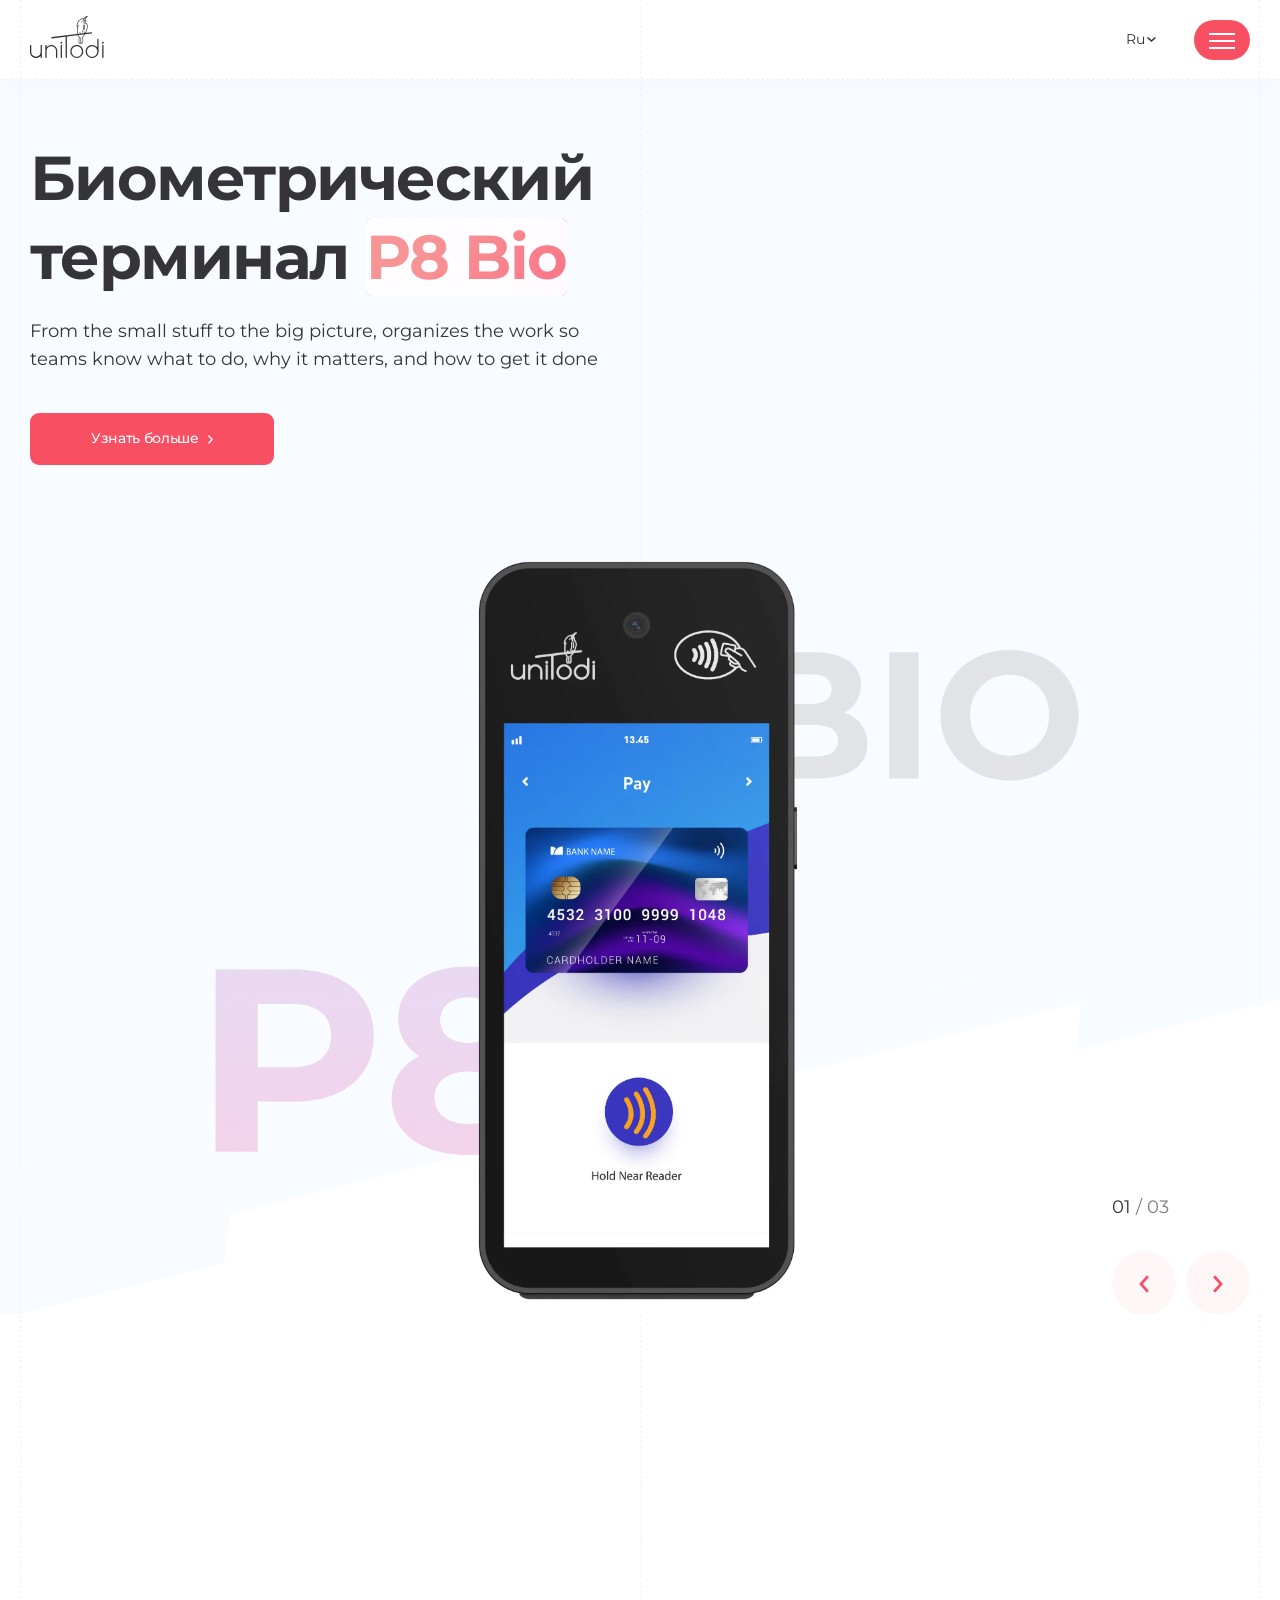
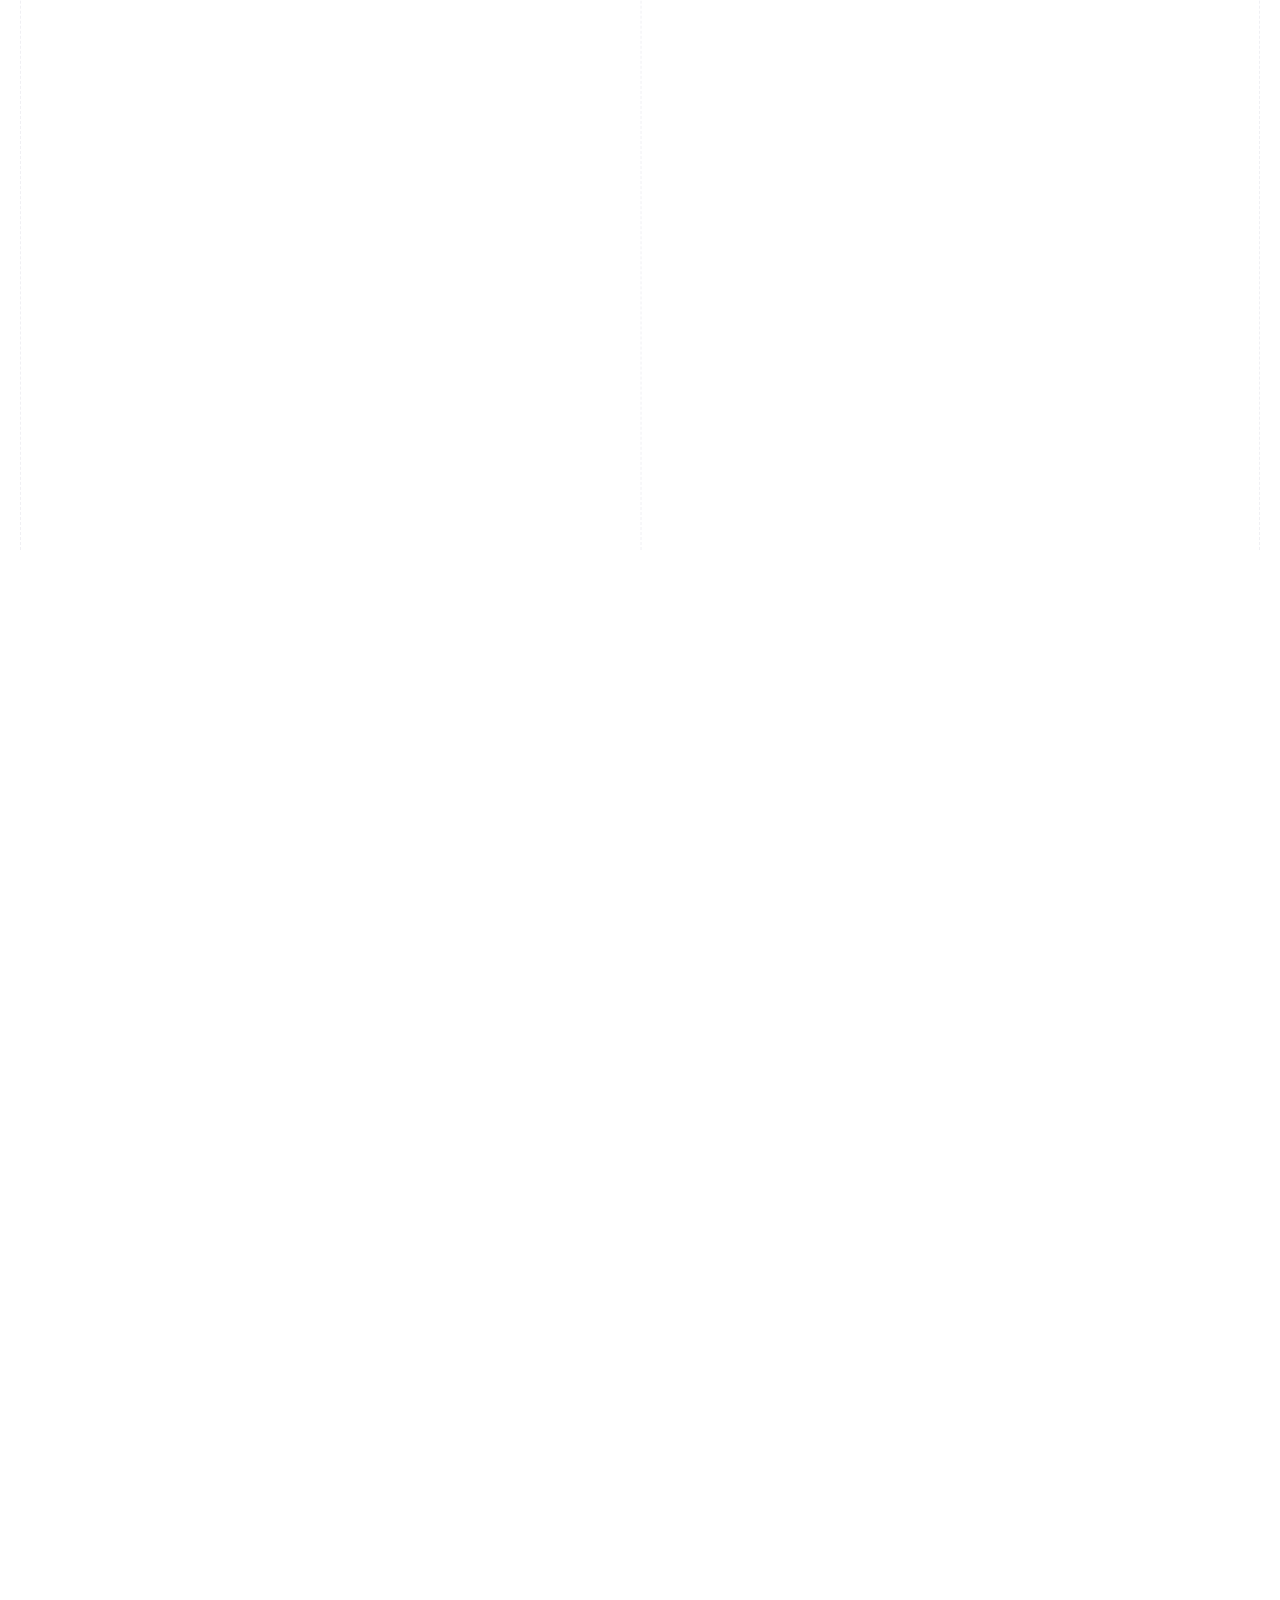
<file: index.html>
<!DOCTYPE html>
<html lang="en">
<head>
  <meta charset="UTF-8">
  <meta http-equiv="X-UA-Compatible" content="IE=edge">
  <meta name="viewport" content="width=device-width, initial-scale=1.0">
  <link rel="shortcut icon" href="img/favicon.ico" type="image/x-icon">
  <link rel="stylesheet" href="css/swiper.min.css">
  <link rel="stylesheet" href="css/reset.css">
  <link rel="stylesheet" href="css/style.css">
  <script>window.console = window.console || function(t) {};</script>
  <title>Unitodi</title>
</head>
<body>
  <div class="overlay"></div>
  <header class="header">
    <div class="header__close"></div>
    <div class="border"><span></span></div>
    <div class="header__progress">
      <div class="header__progress_bar"></div>
    </div>
    <div class="container header__container">
      <div class="header__block">
        <a href="index.html" class="header__logo">
          <svg xmlns="http://www.w3.org/2000/svg" width="74" height="42" viewBox="0 0 74 42" fill="none">
            <path d="M52.2763 16.4081C52.4337 16.5129 52.6481 16.455 52.7297 16.2811C53.4058 14.832 53.7859 13.2119 53.7859 11.5033C53.7859 10.6505 53.6909 9.81968 53.5117 9.02198C53.4738 8.85914 53.3216 8.7515 53.156 8.77636C52.9768 8.80392 52.86 8.98059 52.8979 9.16276C53.0662 9.91628 53.156 10.7001 53.156 11.5033C53.156 13.1152 52.8003 14.6416 52.1621 16.0078C52.0971 16.1514 52.1433 16.3197 52.2736 16.4081H52.2763ZM54.4538 13.7942C54.6304 13.8411 54.8095 13.728 54.8422 13.5458C54.9643 12.8834 55.027 12.2016 55.027 11.5033C55.027 10.5814 54.9155 9.68444 54.7066 8.82603C54.6683 8.66594 54.5135 8.56105 54.3535 8.58866C54.1717 8.61626 54.0549 8.79843 54.0981 8.98059C54.2938 9.78928 54.3971 10.6339 54.3971 11.5061C54.3971 12.163 54.337 12.8061 54.2232 13.4327C54.1931 13.5955 54.2938 13.7556 54.4512 13.797L54.4538 13.7942ZM51.3447 5.5277C51.0975 5.5277 50.8969 5.73193 50.8969 5.98309C50.8969 6.23429 51.0975 6.43852 51.3447 6.43852C51.5919 6.43852 51.7928 6.23429 51.7928 5.98309C51.7928 5.73193 51.5919 5.5277 51.3447 5.5277ZM57.6854 0.523595C57.6366 0.562239 57.5874 0.600879 57.5385 0.642279C56.6126 1.40959 55.8444 2.36459 55.2956 3.45208C55.5589 3.79433 55.7546 4.20836 55.8797 4.68033C56.0397 5.29307 56.0642 5.9748 55.9665 6.6814C56.5938 7.16993 57.0525 7.80753 57.3349 8.5914C58.4889 11.8097 56.181 16.4246 55.4451 17.7633C54.5436 19.4055 53.6774 20.5565 52.8273 21.2383C52.8221 21.2272 53.2075 22.3478 53.2075 24.0287C53.2075 25.1549 53.0692 27.777 51.7928 27.777C51.3992 27.777 51.114 27.5286 50.9074 27.1504C50.655 27.5286 50.3293 27.7852 49.9192 27.7852C49.8895 27.7852 49.8568 27.7852 49.8267 27.7797C48.3332 27.6252 48.5751 24.4317 48.6375 23.7941C48.6728 23.4463 48.8058 22.3119 49.178 21.3983C48.3362 20.7525 47.6898 19.607 47.3423 18.0724C46.9077 16.1514 46.8401 13.7473 47.2691 11.553C47.076 11.2301 46.9321 10.8602 46.8453 10.449C46.5275 8.96402 46.9539 7.12305 47.9884 5.5277C49.2295 3.61216 51.22 2.32595 52.9415 2.32595C53.2375 2.32595 53.5226 2.36459 53.7886 2.43635C54.6251 1.27987 55.8414 0.424231 57.2482 0.0543759C57.3131 0.0378152 57.3785 0.0212545 57.4465 0.00745392C57.7451 -0.0587889 57.9269 0.333147 57.688 0.523595H57.6854ZM56.0018 1.26055C54.4486 2.17691 53.3652 3.83296 53.221 5.7485C53.2075 5.93067 53.0474 6.06866 52.8626 6.04384C52.6943 6.01898 52.5832 5.85888 52.5967 5.68775C52.6699 4.71622 52.9633 3.80813 53.4193 3.01046C53.2646 2.98286 53.1072 2.9663 52.9389 2.9663C51.4209 2.9663 49.6397 4.13658 48.5098 5.88099C47.5677 7.33557 47.1714 8.99438 47.4565 10.3165C47.4726 10.3882 47.4888 10.46 47.5106 10.5318C47.6571 10.0101 47.8336 9.50777 48.0455 9.0358C48.1296 8.8481 48.3685 8.79014 48.5316 8.92538C48.6431 9.01923 48.6728 9.18208 48.6131 9.31457C47.5215 11.7711 47.3397 15.2267 47.9531 17.9344C48.2656 19.3172 48.8088 20.2805 49.4684 20.827L49.6611 20.9705C49.835 21.1003 49.8974 21.3349 49.808 21.5336C49.5582 22.0967 49.3546 22.9275 49.2622 23.8659C49.0882 25.6268 49.3681 27.098 49.8895 27.1532C50.1363 27.178 50.3943 26.8799 50.6145 26.3693C50.4135 25.5661 50.3756 24.6084 50.3756 24.037C50.3756 23.4657 50.4135 22.4223 50.6415 21.5971C50.6903 21.4149 50.8887 21.3155 51.0652 21.3873C51.2173 21.448 51.2906 21.6247 51.247 21.7847C51.0975 22.3506 51.0025 23.151 51.0025 24.037C51.0025 25.7538 51.3556 27.1449 51.7876 27.1449C52.2192 27.1449 52.5723 25.7538 52.5723 24.037C52.5723 22.8585 52.4066 21.8345 52.1621 21.3072C52.0914 21.1555 52.1377 20.9733 52.2706 20.8684L52.5152 20.678C53.3513 19.9741 54.1608 18.7928 54.8937 17.4624C56.5258 14.4953 58.2365 9.66512 55.8253 7.40731C55.8196 7.43492 55.8117 7.45977 55.8061 7.48738C55.7546 7.68333 55.5375 7.78821 55.3527 7.68608C55.2224 7.61433 55.1653 7.45702 55.2036 7.31346C55.4342 6.44127 55.4639 5.5884 55.2712 4.85421C55.2036 4.59201 55.1055 4.35464 54.9861 4.14212C54.5706 5.16886 54.34 6.29225 54.34 7.47081C54.34 7.53152 54.34 7.59226 54.34 7.65297C54.3453 7.84067 54.1931 7.99523 54.0061 7.98141C53.843 7.97038 53.7153 7.82685 53.7127 7.65851C53.7127 7.59501 53.7127 7.5343 53.7127 7.47081C53.7127 5.09712 54.5763 2.92766 56.0018 1.27159V1.26055Z" fill="currentColor"/>
            <path d="M31.317 28.9043C31.1378 28.9043 30.9912 28.965 30.8663 29.092C30.7441 29.2162 30.6816 29.3708 30.6816 29.5502V41.3551C30.6816 41.5372 30.7414 41.6865 30.8663 41.8133C30.9912 41.9404 31.1378 42.0012 31.317 42.0012C31.4962 42.0012 31.6456 41.9404 31.7732 41.8133C31.9008 41.6865 31.9633 41.5372 31.9633 41.3551V29.5502C31.9633 29.368 31.9008 29.219 31.7732 29.092C31.6456 28.965 31.4962 28.9043 31.317 28.9043Z" fill="currentColor"/>
            <path d="M21.2948 28.9041C19.6927 28.9041 18.1693 29.6052 16.7627 30.988C16.7464 31.0046 16.7247 31.0129 16.7003 31.0129C16.6894 31.0129 16.6758 31.0129 16.665 31.0046C16.6324 30.9908 16.6107 30.9577 16.6107 30.9218V29.5473C16.6107 29.3678 16.5482 29.2133 16.426 29.0891C16.3011 28.9621 16.1545 28.9014 15.9753 28.9014C15.7961 28.9014 15.6494 28.9621 15.5245 29.0891C15.4023 29.2133 15.3398 29.3678 15.3398 29.5473V41.3523C15.3398 41.5344 15.3996 41.6833 15.5245 41.8105C15.6494 41.9373 15.7961 41.998 15.9753 41.998C16.1545 41.998 16.3011 41.9373 16.426 41.8105C16.5509 41.6833 16.6107 41.5344 16.6107 41.3523V34.9653C16.6107 33.6515 17.0696 32.5199 17.9765 31.6063C18.8998 30.6679 20.0131 30.1931 21.292 30.1931C22.571 30.1931 23.6816 30.6679 24.594 31.6063C25.5091 32.5116 25.9734 33.6432 25.9734 34.9653V41.3523C25.9734 41.5344 26.0331 41.6833 26.1581 41.8105C26.283 41.9373 26.4296 41.998 26.6088 41.998C26.7881 41.998 26.9374 41.9373 27.065 41.8105C27.1927 41.6833 27.2551 41.5344 27.2551 41.3523V34.9653C27.2551 33.2982 26.6631 31.8574 25.4955 30.6789C24.3523 29.5003 22.9376 28.9041 21.292 28.9041H21.2948Z" fill="currentColor"/>
            <path d="M11.2717 28.9043C11.0925 28.9043 10.9458 28.965 10.8209 29.092C10.6987 29.2162 10.6363 29.3708 10.6363 29.5502V35.9371C10.6363 37.2509 10.172 38.3853 9.25684 39.307C8.34175 40.2372 7.23115 40.7095 5.95219 40.7095C4.67323 40.7095 3.57349 40.2372 2.63667 39.307C1.72972 38.3853 1.27081 37.2509 1.27081 35.9371V29.5502C1.27081 29.3708 1.20836 29.2162 1.08617 29.092C0.961256 28.965 0.814624 28.9043 0.635408 28.9043C0.456189 28.9043 0.309557 28.965 0.184648 29.092C0.0624545 29.2162 0 29.3708 0 29.5502V35.9371C0 37.6125 0.583815 39.0562 1.73515 40.2345C2.90821 41.4048 4.32836 41.9985 5.95219 41.9985C7.57602 41.9985 9.07762 41.2971 10.4842 39.9145C10.5005 39.8977 10.5222 39.8897 10.5467 39.8897C10.5575 39.8897 10.5711 39.8897 10.582 39.8977C10.6146 39.9115 10.6363 39.9447 10.6363 39.9806V41.3551C10.6363 41.5372 10.696 41.6865 10.8209 41.8133C10.9458 41.9404 11.0925 42.0012 11.2717 42.0012C11.4509 42.0012 11.6002 41.9404 11.7279 41.8133C11.8555 41.6865 11.9179 41.5372 11.9179 41.3551V29.5502C11.9179 29.3708 11.8555 29.2162 11.7279 29.092C11.603 28.9678 11.4482 28.9043 11.2717 28.9043Z" fill="currentColor"/>
            <path d="M51.3239 30.8206C50.0719 29.5482 48.5405 28.9023 46.7701 28.9023C44.9997 28.9023 43.4683 29.5482 42.2163 30.8206C40.9647 32.093 40.3291 33.6498 40.3291 35.4493C40.3291 37.2489 40.9647 38.8057 42.2163 40.0779C43.4683 41.3505 44.9997 41.9965 46.7701 41.9965C48.5405 41.9965 50.0719 41.3505 51.3239 40.0779C52.5755 38.8057 53.2111 37.2489 53.2111 35.4493C53.2111 33.6498 52.5755 32.093 51.3239 30.8206ZM50.4224 39.1646C49.4149 40.1886 48.1847 40.7075 46.7675 40.7075C45.3498 40.7075 44.12 40.1886 43.1126 39.1646C42.1051 38.1405 41.5946 36.8901 41.5946 35.4493C41.5946 34.0085 42.1051 32.7582 43.1126 31.7343C44.12 30.7102 45.3498 30.1913 46.7675 30.1913C48.1847 30.1913 49.4123 30.7102 50.4224 31.7343C51.4216 32.75 51.9294 34.0003 51.9294 35.4493C51.9294 36.8984 51.4216 38.146 50.4224 39.1646Z" fill="currentColor"/>
            <path d="M62.1315 16.6983C62.0909 16.3726 61.8193 16.127 61.4963 16.127C61.4692 16.127 61.4448 16.127 61.4174 16.1325L21.8539 21.1035C21.6855 21.1255 21.5335 21.2111 21.4276 21.3491C21.3217 21.4871 21.2755 21.6555 21.2972 21.8294C21.338 22.1551 21.6095 22.4007 21.9327 22.4007C21.9598 22.4007 21.9842 22.4007 22.0114 22.3952L35.526 20.7005C35.526 20.7005 35.5342 20.7005 35.5369 20.7005C35.5586 20.7005 35.5803 20.7087 35.5966 20.7226C35.6156 20.7391 35.6265 20.7639 35.6265 20.7916V41.3488C35.6265 41.7077 35.9143 42.0002 36.2673 42.0002C36.6203 42.0002 36.9082 41.7077 36.9082 41.3488V20.6066C36.9082 20.5625 36.9408 20.5238 36.9869 20.5183L61.5804 17.4242C61.9305 17.38 62.1807 17.0544 62.1371 16.6983H62.1315Z" fill="currentColor"/>
            <path d="M72.8758 28.9043C72.6966 28.9043 72.5501 28.965 72.425 29.092C72.303 29.2162 72.2402 29.3708 72.2402 29.5502V41.3551C72.2402 41.5372 72.3003 41.6865 72.425 41.8133C72.5501 41.9404 72.6966 42.0012 72.8758 42.0012C73.055 42.0012 73.2045 41.9404 73.3318 41.8133C73.4595 41.6865 73.5219 41.5372 73.5219 41.3551V29.5502C73.5219 29.368 73.4595 29.219 73.3318 29.092C73.2045 28.965 73.055 28.9043 72.8758 28.9043Z" fill="currentColor"/>
            <path d="M55.3508 17.5885C55.1769 17.5885 55.0356 17.4449 55.0356 17.2683C55.0356 16.8046 54.6638 16.4265 54.2074 16.4265C54.0338 16.4265 53.8926 16.283 53.8926 16.1063C53.8926 15.9297 54.0338 15.7861 54.2074 15.7861C55.0086 15.7861 55.6629 16.4486 55.6629 17.2655C55.6629 17.4422 55.5217 17.5857 55.3478 17.5857L55.3508 17.5885Z" fill="currentColor"/>
            <path d="M51.0145 17.8642C51.0145 17.05 50.3628 16.3848 49.5589 16.3848C49.3854 16.3848 49.2441 16.5283 49.2441 16.705C49.2441 16.8816 49.3854 17.0251 49.5589 17.0251C50.0153 17.0251 50.3872 17.4033 50.3872 17.8669C50.3872 18.0436 50.5284 18.1871 50.7024 18.1871C50.8759 18.1871 51.0171 18.0436 51.0171 17.8669L51.0145 17.8642Z" fill="currentColor"/>
            <path d="M31.3165 25.8613C31.0775 25.8613 30.8684 25.9497 30.6973 26.1263C30.5263 26.303 30.4366 26.5127 30.4366 26.7556C30.4366 26.9985 30.5208 27.2166 30.6946 27.3904C30.8657 27.5616 31.0748 27.6499 31.3138 27.6499C31.5527 27.6499 31.7699 27.5643 31.9383 27.3904C32.1066 27.2193 32.1935 27.0068 32.1935 26.7556C32.1935 26.5045 32.1066 26.3002 31.9383 26.1263C31.7699 25.9524 31.5608 25.8641 31.3138 25.8641L31.3165 25.8613Z" fill="currentColor"/>
            <path d="M72.8757 27.6471C73.1229 27.6471 73.3321 27.5616 73.5004 27.3877C73.6687 27.2166 73.7554 27.004 73.7554 26.7529C73.7554 26.5017 73.6687 26.2974 73.5004 26.1236C73.3321 25.9497 73.1229 25.8613 72.8757 25.8613C72.6285 25.8613 72.4276 25.9497 72.2567 26.1263C72.0857 26.303 71.996 26.5127 71.996 26.7556C71.996 26.9985 72.0801 27.2166 72.254 27.3904C72.4249 27.5616 72.6342 27.6499 72.8731 27.6499L72.8757 27.6471Z" fill="currentColor"/>
            <path d="M67.9333 22.8369C67.5802 22.8369 67.2924 23.1295 67.2924 23.4883V31.2194C67.2924 31.2552 67.2706 31.2884 67.238 31.3022C67.2271 31.3077 67.2165 31.3105 67.2027 31.3105C67.1782 31.3105 67.1564 31.3022 67.1403 31.2828L66.7248 30.8606C65.5273 29.6434 63.9143 28.9257 62.2229 28.9036C60.4142 28.8816 58.85 29.5274 57.5766 30.8192C56.325 32.0916 55.6895 33.6483 55.6895 35.4479C55.6895 37.2475 56.325 38.8043 57.5766 40.0765C58.8286 41.3491 60.3601 41.9948 62.1305 41.9948C63.9008 41.9948 65.4732 41.3075 66.6843 40.0792C67.9359 38.807 68.5715 37.2502 68.5715 35.4506V23.4883C68.5715 23.1295 68.2834 22.8369 67.9306 22.8369H67.9333ZM65.7854 39.1628C64.7779 40.1869 63.5477 40.7058 62.1305 40.7058C60.7128 40.7058 59.483 40.1869 58.4755 39.1628C57.4681 38.139 56.9576 36.8887 56.9576 35.4479C56.9576 34.0071 57.4681 32.7567 58.4755 31.7327C59.483 30.7087 60.7128 30.1899 62.1305 30.1899C63.5477 30.1899 64.7753 30.7087 65.7854 31.7327C66.7846 32.7485 67.2924 33.9988 67.2924 35.4479C67.2924 36.8969 66.7846 38.1445 65.7854 39.1628Z" fill="currentColor"/>
          </svg>
        </a>
        <div class="header__navigation">
          <button class="header__navigation_close body_small">
            <span>Закрыть</span>
            <svg xmlns="http://www.w3.org/2000/svg" width="24" height="24" viewBox="0 0 24 24" fill="none">
              <path d="M20.0304 5.02934L18.9697 3.96875L12.0001 10.9384L5.03041 3.96875L3.96973 5.02934L10.9394 11.999L3.96973 18.9688L5.03041 20.0293L12.0001 13.0597L18.9697 20.0293L20.0304 18.9688L13.0607 11.999L20.0304 5.02934Z" fill="currentColor"/>
            </svg>
          </button>
          <div class="header__navigation_scroll">
            <nav class="header__nav">
              <ul class="header__nav_list">
                <li class="header__nav_item">
                  <a href="aboutus.html" class="header__nav_link body_small"><span>О нас</span></a>
                </li>
                <li class="header__nav_item">
                  <a href="terminals.html" class="header__nav_link body_small">
                    <span>Терминалы</span>
                    <div class="header__nav_link_svg">
                      <svg xmlns="http://www.w3.org/2000/svg" width="15" height="16" viewBox="0 0 15 16" fill="none">
                        <path d="M4.33496 13.2469L8.4551 8.66736L4.33496 4.07783L5.60339 2.66797L11.0009 8.66736L5.60339 14.6667L4.33496 13.2469Z" fill="currentColor"/>
                      </svg>
                    </div>
                  </a>
                </li>
                <li class="header__nav_item">
                  <a href="software.html" class="header__nav_link body_small">
                    <span>Программное обеспечение</span>
                    <div class="header__nav_link_svg">
                      <svg xmlns="http://www.w3.org/2000/svg" width="15" height="16" viewBox="0 0 15 16" fill="none">
                        <path d="M4.33496 13.2469L8.4551 8.66736L4.33496 4.07783L5.60339 2.66797L11.0009 8.66736L5.60339 14.6667L4.33496 13.2469Z" fill="currentColor"/>
                      </svg>
                    </div>
                  </a>
                </li>
                <li class="header__nav_item">
                  <a href="vacancies.html" class="header__nav_link body_small"><span>Вакансии</span></a>
                </li>
                <li class="header__nav_item">
                  <a href="contacts.html" class="header__nav_link body_small"><span>Контакты</span></a>
                </li>
              </ul>
            </nav>
            <div class="header__navigation_social">
              <a href="tel://8800" class="btn btn__secondary header__navigation__btn">
                <span>Связаться</span>
                <span class="btn__arrow">
                  <svg xmlns="http://www.w3.org/2000/svg" width="5" height="9" viewBox="0 0 5 9" fill="none">
                    <path d="M0 7.935L3.09042 4.5L0 1.0575L0.951417 0L5 4.5L0.951417 9L0 7.935Z" fill="currentColor"/>
                  </svg>
                </span>
              </a>
              <div class="header__socials">
                <a href="#" class="header__social">
                  <img src="img/icon/tg.svg" alt="">
                </a>
                <a href="#" class="header__social">
                  <img src="img/icon/yt.svg" alt="">
                </a>
                <a href="#" class="header__social">
                  <img src="img/icon/vk.svg" alt="">
                </a>
              </div>
            </div>
          </div>
          <div class="header__popups">
            <div class="header__popup popup"></div>
            <div class="header__popup popup">
              <div class="container header__popup_container">
                <div class="border"><span></span></div>
                <div class="header__nav_flex">
                  <div class="header__nav_left">
                    <button class="header__nav_left_close body_small">
                      <svg xmlns="http://www.w3.org/2000/svg" width="24" height="24" viewBox="0 0 24 24" fill="none">
                        <path d="M10.742 6L4 12.5L10.742 19L11.8751 17.9075L7.06758 13.2725H21V11.7274H7.06773L11.8751 7.09254L10.742 6Z" fill="currentColor"/>
                      </svg>
                      <span>Назад</span>
                    </button>
                    <div class="header__nav_scroll">
                      <div class="header__subnav">
                        <a href="#" class="header__sublink body_caption">
                          <span>Мобильные терминалы</span>
                          <div class="header__sublink_svg">
                            <svg xmlns="http://www.w3.org/2000/svg" width="15" height="16" viewBox="0 0 15 16" fill="none">
                              <path d="M4 13.2469L8.12014 8.66736L4 4.07783L5.26843 2.66797L10.666 8.66736L5.26843 14.6667L4 13.2469Z" fill="currentColor"/>
                            </svg>
                          </div>
                        </a>
                      </div>
                      <div class="header__subnav">
                        <a href="#" class="header__sublink body_caption">
                          <span>Кассовые аппараты</span>
                          <div class="header__sublink_svg">
                            <svg xmlns="http://www.w3.org/2000/svg" width="15" height="16" viewBox="0 0 15 16" fill="none">
                              <path d="M4 13.2469L8.12014 8.66736L4 4.07783L5.26843 2.66797L10.666 8.66736L5.26843 14.6667L4 13.2469Z" fill="currentColor"/>
                            </svg>
                          </div>
                        </a>
                      </div>
                      <div class="header__subnav">
                        <a href="#" class="header__sublink body_caption">
                          <span>Стационарные решения</span>
                          <div class="header__sublink_svg">
                            <svg xmlns="http://www.w3.org/2000/svg" width="15" height="16" viewBox="0 0 15 16" fill="none">
                              <path d="M4 13.2469L8.12014 8.66736L4 4.07783L5.26843 2.66797L10.666 8.66736L5.26843 14.6667L4 13.2469Z" fill="currentColor"/>
                            </svg>
                          </div>
                        </a>
                      </div>
                      <div class="header__subnav">
                        <a href="#" class="header__sublink body_caption">
                          <span>Интеллектуальный Пин-Пад</span>
                          <div class="header__sublink_svg">
                            <svg xmlns="http://www.w3.org/2000/svg" width="15" height="16" viewBox="0 0 15 16" fill="none">
                              <path d="M4 13.2469L8.12014 8.66736L4 4.07783L5.26843 2.66797L10.666 8.66736L5.26843 14.6667L4 13.2469Z" fill="currentColor"/>
                            </svg>
                          </div>
                        </a>
                      </div>
                    </div>
                  </div>
                  <div class="header__nav_right">
                    <button class="header__nav_right_close body_small">
                      <svg xmlns="http://www.w3.org/2000/svg" width="24" height="24" viewBox="0 0 24 24" fill="none">
                        <path d="M10.742 6L4 12.5L10.742 19L11.8751 17.9075L7.06758 13.2725H21V11.7274H7.06773L11.8751 7.09254L10.742 6Z" fill="currentColor"/>
                      </svg>
                      <span>Назад</span>
                    </button>
                    <div class="header__nav_scroll">
                      <div class="header__nav_scroll_flex">
                        <div class="header__subsubnav">
                          <a href="terminalCard.html" class="header__subsublink body_caption">
                            <span>Биометрический терминал P8 BIO</span>
                          </a>
                          <a href="#" class="header__subsublink body_caption">
                            <span>Мобильный/стационарный терминал MF 960</span>
                          </a>
                          <a href="#" class="header__subsublink body_caption">
                            <span>Мобильный терминал K9</span>
                          </a>
                          <a href="#" class="header__subsublink body_caption">
                            <span>Мобильный терминал K10</span>
                          </a>
                          <a href="#" class="header__subsublink body_caption">
                            <span>Биометрический терминал P8 BIO</span>
                          </a>
                          <a href="#" class="header__subsublink body_caption">
                            <span>Биометрический терминал P8 BIO</span>
                          </a>
                          <a href="#" class="header__subsublink body_caption">
                            <span>Биометрический терминал P8 BIO</span>
                          </a>
                          <a href="#" class="header__subsublink body_caption">
                            <span>Биометрический терминал P8 BIO</span>
                          </a>
                          <a href="#" class="header__subsublink body_caption">
                            <span>Биометрический терминал P8 BIO</span>
                          </a>
                          <a href="#" class="header__subsublink body_caption">
                            <span>Биометрический терминал P8 BIO</span>
                          </a>
                        </div>
                        <div class="header__subsubnav">
                          <a href="#" class="header__subsublink body_caption">
                            <span>Биометрический терминал P8 BIO</span>
                          </a>
                        </div>
                        <div class="header__subsubnav">
                          <a href="#" class="header__subsublink body_caption">
                            <span>Биометрический терминал P8 BIO</span>
                          </a>
                        </div>
                        <div class="header__subsubnav">
                          <a href="#" class="header__subsublink body_caption">
                            <span>Биометрический терминал P8 BIO</span>
                          </a>
                        </div>
                      </div>
                    </div>
                  </div>
                </div>
              </div>
              <div class="header__popup_close"></div>
            </div>
            <div class="header__popup popup">
              <div class="container header__popup_container">
                <div class="border"><span></span></div>
                <div class="header__nav_flex">
                  <div class="header__nav_left">
                    <button class="header__nav_left_close body_small">
                      <svg xmlns="http://www.w3.org/2000/svg" width="24" height="24" viewBox="0 0 24 24" fill="none">
                        <path d="M10.742 6L4 12.5L10.742 19L11.8751 17.9075L7.06758 13.2725H21V11.7274H7.06773L11.8751 7.09254L10.742 6Z" fill="currentColor"/>
                      </svg>
                      <span>Назад</span>
                    </button>
                    <div class="header__nav_scroll">
                      <div class="header__subnav">
                        <a href="software.html" class="header__sublink body_caption">
                          <span>Программное обеспечение</span>
                          <div class="header__sublink_svg">
                            <svg xmlns="http://www.w3.org/2000/svg" width="15" height="16" viewBox="0 0 15 16" fill="none">
                              <path d="M4 13.2469L8.12014 8.66736L4 4.07783L5.26843 2.66797L10.666 8.66736L5.26843 14.6667L4 13.2469Z" fill="currentColor"/>
                            </svg>
                          </div>
                        </a>
                      </div>
                    </div>
                  </div>
                  <div class="header__nav_right">
                    <button class="header__nav_right_close body_small">
                      <svg xmlns="http://www.w3.org/2000/svg" width="24" height="24" viewBox="0 0 24 24" fill="none">
                        <path d="M10.742 6L4 12.5L10.742 19L11.8751 17.9075L7.06758 13.2725H21V11.7274H7.06773L11.8751 7.09254L10.742 6Z" fill="currentColor"/>
                      </svg>
                      <span>Назад</span>
                    </button>
                    <div class="header__nav_scroll">
                      <div class="header__nav_scroll_flex">
                        <div class="header__subsubnav">
                          <a href="softwareCard.html" class="header__subsublink body_caption">
                            <span>Unitodi pay app</span>
                          </a>
                          <a href="#" class="header__subsublink body_caption">
                            <span>Unitodi Soft POS</span>
                          </a>
                          <a href="#" class="header__subsublink body_caption">
                            <span>Unitodi СБП virtual POS</span>
                          </a>
                          <a href="#" class="header__subsublink body_caption">
                            <span>Unitodi PSP</span>
                          </a>
                          <a href="#" class="header__subsublink body_caption">
                            <span>Unitodi TMS</span>
                          </a>
                          <a href="#" class="header__subsublink body_caption">
                            <span>Unitodi RKL</span>
                          </a>
                        </div>
                      </div>
                    </div>
                  </div>
                </div>
              </div>
              <div class="header__popup_close"></div>
            </div>
            <div class="header__popup popup"></div>
            <div class="header__popup popup"></div>
          </div>
        </div>
        <div class="header__btn_wrapper">
          <div class="header__language">
            <a>
              <span id="language" class="body_small">Ru</span>
              <svg xmlns="http://www.w3.org/2000/svg" width="5" height="9" viewBox="0 0 5 9" fill="none">
                <path d="M0 7.935L3.09042 4.5L0 1.0575L0.951417 0L5 4.5L0.951417 9L0 7.935Z" fill="currentColor"/>
              </svg>
            </a>
          </div>
          <div class="header__language_wrapper">
            <span class="body_small" id="RU">Русский</span>
            <span class="body_small" id="EN">English</span>
          </div>
          <a href="" class="btn btn__secondary header__btn">
            <span>Связаться</span>
            <span class="btn__arrow">
              <svg xmlns="http://www.w3.org/2000/svg" width="5" height="9" viewBox="0 0 5 9" fill="none">
                <path d="M0 7.935L3.09042 4.5L0 1.0575L0.951417 0L5 4.5L0.951417 9L0 7.935Z" fill="currentColor"/>
              </svg>
            </span>
          </a>
          <button class="header__burger" aria-label="Открыть меню">
            <div class="header__burger_flex">
              <span></span>
              <span></span>
              <span></span>
            </div>
          </button>
        </div>
      </div>
    </div>
  </header>
  <main class="main" data-scroll-container>
    <div class="border"><span></span></div>
    <section class="top" data-scroll-section id="top"><div class="border"><span></span></div></section>
    <section class="hero" data-scroll-section>
      <div class="hero__back">
        <span class="hero__back_line"></span>
        <span class="hero__back_line"></span>
        <span class="hero__back_line"></span>
        <canvas class="hero__gradient_one" data-transition-in></canvas>
        <div class="border"><span></span></div>
      </div>
      <div class="container hero__container">
        <div class="hero__block">
          <div class="hero__slider">
            <div class="hero__swiper swiper">
              <div class="hero__wrapper swiper-wrapper">
                <div class="hero__flex swiper-slide">
                  <div class="hero__info">
                    <p class="hero__head">Биометрический терминал <span class="text_color">P8 Bio</span></p>
                    <p class="hero__desc body_one">From the small stuff to the big picture, organizes the work so teams know what to do, why it matters, and how to get it done</p>
                    <div class="hero__button">
                      <a href="#" class="btn btn__primary hero__btn">
                        <span>Узнать больше</span>
                        <span class="btn__arrow">
                          <svg xmlns="http://www.w3.org/2000/svg" width="5" height="9" viewBox="0 0 5 9" fill="none">
                            <path d="M0 7.935L3.09042 4.5L0 1.0575L0.951417 0L5 4.5L0.951417 9L0 7.935Z" fill="currentColor"/>
                          </svg>
                        </span>
                      </a>
                    </div>
                  </div>
                  <div class="hero__image">
                    <img src="img/hero/hero.webp" alt="">
                  </div>
                </div>
                <div class="hero__flex swiper-slide">
                  <div class="hero__info">
                    <p class="hero__head">Биометрический терминал <span class="text_color">P8 Bio</span></p>
                    <p class="hero__desc">From the small stuff to the big picture, organizes the work so teams know what to do, why it matters, and how to get it done</p>
                    <div class="hero__button">
                      <a href="#" class="btn btn__primary hero__btn">
                        <span>Узнать больше</span>
                        <span class="btn__arrow">
                          <svg xmlns="http://www.w3.org/2000/svg" width="5" height="9" viewBox="0 0 5 9" fill="none">
                            <path d="M0 7.935L3.09042 4.5L0 1.0575L0.951417 0L5 4.5L0.951417 9L0 7.935Z" fill="currentColor"/>
                          </svg>
                        </span>
                      </a>
                    </div>
                  </div>
                  <div class="hero__image">
                    <img src="img/hero/hero.webp" alt="">
                  </div>
                </div>
                <div class="hero__flex swiper-slide">
                  <div class="hero__info">
                    <p class="hero__head">Биометрический терминал <span class="text_color">P8 Bio</span></p>
                    <p class="hero__desc">From the small stuff to the big picture, organizes the work so teams know what to do, why it matters, and how to get it done</p>
                    <div class="hero__button">
                      <a href="#" class="btn btn__primary hero__btn">
                        <span>Узнать больше</span>
                        <span class="btn__arrow">
                          <svg xmlns="http://www.w3.org/2000/svg" width="5" height="9" viewBox="0 0 5 9" fill="none">
                            <path d="M0 7.935L3.09042 4.5L0 1.0575L0.951417 0L5 4.5L0.951417 9L0 7.935Z" fill="currentColor"/>
                          </svg>
                        </span>
                      </a>
                    </div>
                  </div>
                  <div class="hero__image">
                    <img src="img/hero/hero.webp" alt="">
                  </div>
                </div>
              </div>
            </div>
            <div class="hero__navigation">
              <div class="hero__counter body_one">
                <span class="hero__count">01</span>/<span class="hero__total"></span>
              </div>
              <div class="hero__pagination swiper-pagination"></div>
              <div class="hero__navigation_flex">
                <div class="swiper-button-prev hero__prev">
                  <svg xmlns="http://www.w3.org/2000/svg" width="32" height="32" viewBox="0 0 32 32" fill="none">
                    <path d="M20.8477 23.6313L14.8542 16.9695L20.8477 10.2931L19.0026 8.24219L11.1508 16.9695L19.0026 25.6967L20.8477 23.6313Z" fill="currentColor"/>
                  </svg>
                </div>
                <div class="swiper-button-next hero__next">
                  <svg xmlns="http://www.w3.org/2000/svg" width="32" height="32" viewBox="0 0 32 32" fill="none">
                    <path d="M11.1523 23.6313L17.1458 16.9695L11.1523 10.2931L12.9974 8.24219L20.8492 16.9695L12.9974 25.6967L11.1523 23.6313Z" fill="currentColor"/>
                  </svg>
                </div>
              </div>
            </div>
          </div>
        </div>
      </div>
    </section>
    <section class="about" data-scroll-section>
      <div class="container about__container">
        <div class="border"><span></span></div>
        <div class="about__block">
          <div class="about__flex">
            <div class="about__info">
              <p class="about__desc text_color animate_right sub_one">О нас</p>
              <h2 class="about__head animate_left">Разрабатываем модульные платёжные решения</h2>
              <p class="about__description animate_top body_two">
                UniTodi — компания, предоставляющая комплексные услуги по 
                предпродажной подготовке устройств самообслуживания. 
                Квалифицированный персонал, современная материальная 
                база и использование инновационных технологий позволяет 
                предлагать своим клиентам лучшие решения.
              </p>
            </div>
            <ul class="about__list">
              <li class="about__item animate_top">
                <div class="about__information">
                  <svg xmlns="http://www.w3.org/2000/svg" width="30" height="30" viewBox="0 0 30 30" fill="none">
                    <path d="M10.475 14.9996L13.4875 18.0246L19.525 11.9746" stroke="url(#paint0_linear_766_9160)" stroke-width="1.5" stroke-linecap="square" stroke-linejoin="round"/>
                    <path d="M13.4375 3.06289C14.3 2.32539 15.7125 2.32539 16.5875 3.06289L18.5625 4.76289C18.9375 5.08789 19.6375 5.35039 20.1375 5.35039H22.2625C23.5875 5.35039 24.675 6.43789 24.675 7.76289V9.88789C24.675 10.3754 24.9375 11.0879 25.2625 11.4629L26.9625 13.4379C27.7 14.3004 27.7 15.7129 26.9625 16.5879L25.2625 18.5629C24.9375 18.9379 24.675 19.6379 24.675 20.1379V22.2629C24.675 23.5879 23.5875 24.6754 22.2625 24.6754H20.1375C19.65 24.6754 18.9375 24.9379 18.5625 25.2629L16.5875 26.9629C15.725 27.7004 14.3125 27.7004 13.4375 26.9629L11.4625 25.2629C11.0875 24.9379 10.3875 24.6754 9.88748 24.6754H7.72498C6.39998 24.6754 5.31248 23.5879 5.31248 22.2629V20.1254C5.31248 19.6379 5.04998 18.9379 4.73748 18.5629L3.04998 16.5754C2.32498 15.7129 2.32498 14.3129 3.04998 13.4504L4.73748 11.4629C5.04998 11.0879 5.31248 10.3879 5.31248 9.90039V7.75039C5.31248 6.42539 6.39998 5.33789 7.72498 5.33789H9.88748C10.375 5.33789 11.0875 5.07539 11.4625 4.75039L13.4375 3.06289Z" stroke="url(#paint1_linear_766_9160)" stroke-width="1.5" stroke-linecap="round" stroke-linejoin="round"/>
                    <defs>
                      <linearGradient id="paint0_linear_766_9160" x1="10.971" y1="12.4826" x2="16.8829" y2="18.6576" gradientUnits="userSpaceOnUse">
                        <stop offset="0.00399963" stop-color="#F57A78"/>
                        <stop offset="0.229" stop-color="#F94F63"/>
                        <stop offset="0.539" stop-color="#B73CB7"/>
                        <stop offset="1" stop-color="#7B5BDD"/>
                      </linearGradient>
                      <linearGradient id="paint1_linear_766_9160" x1="3.87686" y1="4.60935" x2="26.8397" y2="20.6453" gradientUnits="userSpaceOnUse">
                        <stop offset="0.00399963" stop-color="#F57A78"/>
                        <stop offset="0.229" stop-color="#F94F63"/>
                        <stop offset="0.539" stop-color="#B73CB7"/>
                        <stop offset="1" stop-color="#7B5BDD"/>
                      </linearGradient>
                    </defs>
                  </svg>
                  <p class="body_two">Собственная команда разработки ПО</p>
                </div>
              </li>
              <li class="about__item animate_top">
                <div class="about__information">
                  <svg xmlns="http://www.w3.org/2000/svg" width="30" height="30" viewBox="0 0 30 30" fill="none">
                    <path d="M10.475 14.9996L13.4875 18.0246L19.525 11.9746" stroke="url(#paint0_linear_766_9160)" stroke-width="1.5" stroke-linecap="square" stroke-linejoin="round"/>
                    <path d="M13.4375 3.06289C14.3 2.32539 15.7125 2.32539 16.5875 3.06289L18.5625 4.76289C18.9375 5.08789 19.6375 5.35039 20.1375 5.35039H22.2625C23.5875 5.35039 24.675 6.43789 24.675 7.76289V9.88789C24.675 10.3754 24.9375 11.0879 25.2625 11.4629L26.9625 13.4379C27.7 14.3004 27.7 15.7129 26.9625 16.5879L25.2625 18.5629C24.9375 18.9379 24.675 19.6379 24.675 20.1379V22.2629C24.675 23.5879 23.5875 24.6754 22.2625 24.6754H20.1375C19.65 24.6754 18.9375 24.9379 18.5625 25.2629L16.5875 26.9629C15.725 27.7004 14.3125 27.7004 13.4375 26.9629L11.4625 25.2629C11.0875 24.9379 10.3875 24.6754 9.88748 24.6754H7.72498C6.39998 24.6754 5.31248 23.5879 5.31248 22.2629V20.1254C5.31248 19.6379 5.04998 18.9379 4.73748 18.5629L3.04998 16.5754C2.32498 15.7129 2.32498 14.3129 3.04998 13.4504L4.73748 11.4629C5.04998 11.0879 5.31248 10.3879 5.31248 9.90039V7.75039C5.31248 6.42539 6.39998 5.33789 7.72498 5.33789H9.88748C10.375 5.33789 11.0875 5.07539 11.4625 4.75039L13.4375 3.06289Z" stroke="url(#paint1_linear_766_9160)" stroke-width="1.5" stroke-linecap="round" stroke-linejoin="round"/>
                    <defs>
                      <linearGradient id="paint0_linear_766_9160" x1="10.971" y1="12.4826" x2="16.8829" y2="18.6576" gradientUnits="userSpaceOnUse">
                        <stop offset="0.00399963" stop-color="#F57A78"/>
                        <stop offset="0.229" stop-color="#F94F63"/>
                        <stop offset="0.539" stop-color="#B73CB7"/>
                        <stop offset="1" stop-color="#7B5BDD"/>
                      </linearGradient>
                      <linearGradient id="paint1_linear_766_9160" x1="3.87686" y1="4.60935" x2="26.8397" y2="20.6453" gradientUnits="userSpaceOnUse">
                        <stop offset="0.00399963" stop-color="#F57A78"/>
                        <stop offset="0.229" stop-color="#F94F63"/>
                        <stop offset="0.539" stop-color="#B73CB7"/>
                        <stop offset="1" stop-color="#7B5BDD"/>
                      </linearGradient>
                    </defs>
                  </svg>
                  <p class="body_two">Хостовые сертификации SmartVista, Compas+, OpenWay4,Tieto</p>
                </div>
              </li>
              <li class="about__item animate_top">
                <div class="about__information">
                  <svg xmlns="http://www.w3.org/2000/svg" width="30" height="30" viewBox="0 0 30 30" fill="none">
                    <path d="M10.475 14.9996L13.4875 18.0246L19.525 11.9746" stroke="url(#paint0_linear_766_9160)" stroke-width="1.5" stroke-linecap="square" stroke-linejoin="round"/>
                    <path d="M13.4375 3.06289C14.3 2.32539 15.7125 2.32539 16.5875 3.06289L18.5625 4.76289C18.9375 5.08789 19.6375 5.35039 20.1375 5.35039H22.2625C23.5875 5.35039 24.675 6.43789 24.675 7.76289V9.88789C24.675 10.3754 24.9375 11.0879 25.2625 11.4629L26.9625 13.4379C27.7 14.3004 27.7 15.7129 26.9625 16.5879L25.2625 18.5629C24.9375 18.9379 24.675 19.6379 24.675 20.1379V22.2629C24.675 23.5879 23.5875 24.6754 22.2625 24.6754H20.1375C19.65 24.6754 18.9375 24.9379 18.5625 25.2629L16.5875 26.9629C15.725 27.7004 14.3125 27.7004 13.4375 26.9629L11.4625 25.2629C11.0875 24.9379 10.3875 24.6754 9.88748 24.6754H7.72498C6.39998 24.6754 5.31248 23.5879 5.31248 22.2629V20.1254C5.31248 19.6379 5.04998 18.9379 4.73748 18.5629L3.04998 16.5754C2.32498 15.7129 2.32498 14.3129 3.04998 13.4504L4.73748 11.4629C5.04998 11.0879 5.31248 10.3879 5.31248 9.90039V7.75039C5.31248 6.42539 6.39998 5.33789 7.72498 5.33789H9.88748C10.375 5.33789 11.0875 5.07539 11.4625 4.75039L13.4375 3.06289Z" stroke="url(#paint1_linear_766_9160)" stroke-width="1.5" stroke-linecap="round" stroke-linejoin="round"/>
                    <defs>
                      <linearGradient id="paint0_linear_766_9160" x1="10.971" y1="12.4826" x2="16.8829" y2="18.6576" gradientUnits="userSpaceOnUse">
                        <stop offset="0.00399963" stop-color="#F57A78"/>
                        <stop offset="0.229" stop-color="#F94F63"/>
                        <stop offset="0.539" stop-color="#B73CB7"/>
                        <stop offset="1" stop-color="#7B5BDD"/>
                      </linearGradient>
                      <linearGradient id="paint1_linear_766_9160" x1="3.87686" y1="4.60935" x2="26.8397" y2="20.6453" gradientUnits="userSpaceOnUse">
                        <stop offset="0.00399963" stop-color="#F57A78"/>
                        <stop offset="0.229" stop-color="#F94F63"/>
                        <stop offset="0.539" stop-color="#B73CB7"/>
                        <stop offset="1" stop-color="#7B5BDD"/>
                      </linearGradient>
                    </defs>
                  </svg>
                  <p class="body_two">Кассовое приложение  соответствует всем  требованиям 54-ФЗ</p>
                </div>
              </li>
              <li class="about__item animate_top">
                <div class="about__information">
                  <svg xmlns="http://www.w3.org/2000/svg" width="30" height="30" viewBox="0 0 30 30" fill="none">
                    <path d="M10.475 14.9996L13.4875 18.0246L19.525 11.9746" stroke="url(#paint0_linear_766_9160)" stroke-width="1.5" stroke-linecap="square" stroke-linejoin="round"/>
                    <path d="M13.4375 3.06289C14.3 2.32539 15.7125 2.32539 16.5875 3.06289L18.5625 4.76289C18.9375 5.08789 19.6375 5.35039 20.1375 5.35039H22.2625C23.5875 5.35039 24.675 6.43789 24.675 7.76289V9.88789C24.675 10.3754 24.9375 11.0879 25.2625 11.4629L26.9625 13.4379C27.7 14.3004 27.7 15.7129 26.9625 16.5879L25.2625 18.5629C24.9375 18.9379 24.675 19.6379 24.675 20.1379V22.2629C24.675 23.5879 23.5875 24.6754 22.2625 24.6754H20.1375C19.65 24.6754 18.9375 24.9379 18.5625 25.2629L16.5875 26.9629C15.725 27.7004 14.3125 27.7004 13.4375 26.9629L11.4625 25.2629C11.0875 24.9379 10.3875 24.6754 9.88748 24.6754H7.72498C6.39998 24.6754 5.31248 23.5879 5.31248 22.2629V20.1254C5.31248 19.6379 5.04998 18.9379 4.73748 18.5629L3.04998 16.5754C2.32498 15.7129 2.32498 14.3129 3.04998 13.4504L4.73748 11.4629C5.04998 11.0879 5.31248 10.3879 5.31248 9.90039V7.75039C5.31248 6.42539 6.39998 5.33789 7.72498 5.33789H9.88748C10.375 5.33789 11.0875 5.07539 11.4625 4.75039L13.4375 3.06289Z" stroke="url(#paint1_linear_766_9160)" stroke-width="1.5" stroke-linecap="round" stroke-linejoin="round"/>
                    <defs>
                      <linearGradient id="paint0_linear_766_9160" x1="10.971" y1="12.4826" x2="16.8829" y2="18.6576" gradientUnits="userSpaceOnUse">
                        <stop offset="0.00399963" stop-color="#F57A78"/>
                        <stop offset="0.229" stop-color="#F94F63"/>
                        <stop offset="0.539" stop-color="#B73CB7"/>
                        <stop offset="1" stop-color="#7B5BDD"/>
                      </linearGradient>
                      <linearGradient id="paint1_linear_766_9160" x1="3.87686" y1="4.60935" x2="26.8397" y2="20.6453" gradientUnits="userSpaceOnUse">
                        <stop offset="0.00399963" stop-color="#F57A78"/>
                        <stop offset="0.229" stop-color="#F94F63"/>
                        <stop offset="0.539" stop-color="#B73CB7"/>
                        <stop offset="1" stop-color="#7B5BDD"/>
                      </linearGradient>
                    </defs>
                  </svg>
                  <p class="body_two">Платёжное приложение  для ОС Linux и Android</p>
                </div>
              </li>
              <li class="about__item animate_top">
                <div class="about__information">
                  <svg xmlns="http://www.w3.org/2000/svg" width="30" height="30" viewBox="0 0 30 30" fill="none">
                    <path d="M10.475 14.9996L13.4875 18.0246L19.525 11.9746" stroke="url(#paint0_linear_766_9160)" stroke-width="1.5" stroke-linecap="square" stroke-linejoin="round"/>
                    <path d="M13.4375 3.06289C14.3 2.32539 15.7125 2.32539 16.5875 3.06289L18.5625 4.76289C18.9375 5.08789 19.6375 5.35039 20.1375 5.35039H22.2625C23.5875 5.35039 24.675 6.43789 24.675 7.76289V9.88789C24.675 10.3754 24.9375 11.0879 25.2625 11.4629L26.9625 13.4379C27.7 14.3004 27.7 15.7129 26.9625 16.5879L25.2625 18.5629C24.9375 18.9379 24.675 19.6379 24.675 20.1379V22.2629C24.675 23.5879 23.5875 24.6754 22.2625 24.6754H20.1375C19.65 24.6754 18.9375 24.9379 18.5625 25.2629L16.5875 26.9629C15.725 27.7004 14.3125 27.7004 13.4375 26.9629L11.4625 25.2629C11.0875 24.9379 10.3875 24.6754 9.88748 24.6754H7.72498C6.39998 24.6754 5.31248 23.5879 5.31248 22.2629V20.1254C5.31248 19.6379 5.04998 18.9379 4.73748 18.5629L3.04998 16.5754C2.32498 15.7129 2.32498 14.3129 3.04998 13.4504L4.73748 11.4629C5.04998 11.0879 5.31248 10.3879 5.31248 9.90039V7.75039C5.31248 6.42539 6.39998 5.33789 7.72498 5.33789H9.88748C10.375 5.33789 11.0875 5.07539 11.4625 4.75039L13.4375 3.06289Z" stroke="url(#paint1_linear_766_9160)" stroke-width="1.5" stroke-linecap="round" stroke-linejoin="round"/>
                    <defs>
                      <linearGradient id="paint0_linear_766_9160" x1="10.971" y1="12.4826" x2="16.8829" y2="18.6576" gradientUnits="userSpaceOnUse">
                        <stop offset="0.00399963" stop-color="#F57A78"/>
                        <stop offset="0.229" stop-color="#F94F63"/>
                        <stop offset="0.539" stop-color="#B73CB7"/>
                        <stop offset="1" stop-color="#7B5BDD"/>
                      </linearGradient>
                      <linearGradient id="paint1_linear_766_9160" x1="3.87686" y1="4.60935" x2="26.8397" y2="20.6453" gradientUnits="userSpaceOnUse">
                        <stop offset="0.00399963" stop-color="#F57A78"/>
                        <stop offset="0.229" stop-color="#F94F63"/>
                        <stop offset="0.539" stop-color="#B73CB7"/>
                        <stop offset="1" stop-color="#7B5BDD"/>
                      </linearGradient>
                    </defs>
                  </svg>
                  <p class="body_two">Создание интеграции с DOMC контроллерами</p>
                </div>
              </li>
              <li class="about__item animate_top">
                <div class="about__information">
                  <svg xmlns="http://www.w3.org/2000/svg" width="30" height="30" viewBox="0 0 30 30" fill="none">
                    <path d="M10.475 14.9996L13.4875 18.0246L19.525 11.9746" stroke="url(#paint0_linear_766_9160)" stroke-width="1.5" stroke-linecap="square" stroke-linejoin="round"/>
                    <path d="M13.4375 3.06289C14.3 2.32539 15.7125 2.32539 16.5875 3.06289L18.5625 4.76289C18.9375 5.08789 19.6375 5.35039 20.1375 5.35039H22.2625C23.5875 5.35039 24.675 6.43789 24.675 7.76289V9.88789C24.675 10.3754 24.9375 11.0879 25.2625 11.4629L26.9625 13.4379C27.7 14.3004 27.7 15.7129 26.9625 16.5879L25.2625 18.5629C24.9375 18.9379 24.675 19.6379 24.675 20.1379V22.2629C24.675 23.5879 23.5875 24.6754 22.2625 24.6754H20.1375C19.65 24.6754 18.9375 24.9379 18.5625 25.2629L16.5875 26.9629C15.725 27.7004 14.3125 27.7004 13.4375 26.9629L11.4625 25.2629C11.0875 24.9379 10.3875 24.6754 9.88748 24.6754H7.72498C6.39998 24.6754 5.31248 23.5879 5.31248 22.2629V20.1254C5.31248 19.6379 5.04998 18.9379 4.73748 18.5629L3.04998 16.5754C2.32498 15.7129 2.32498 14.3129 3.04998 13.4504L4.73748 11.4629C5.04998 11.0879 5.31248 10.3879 5.31248 9.90039V7.75039C5.31248 6.42539 6.39998 5.33789 7.72498 5.33789H9.88748C10.375 5.33789 11.0875 5.07539 11.4625 4.75039L13.4375 3.06289Z" stroke="url(#paint1_linear_766_9160)" stroke-width="1.5" stroke-linecap="round" stroke-linejoin="round"/>
                    <defs>
                      <linearGradient id="paint0_linear_766_9160" x1="10.971" y1="12.4826" x2="16.8829" y2="18.6576" gradientUnits="userSpaceOnUse">
                        <stop offset="0.00399963" stop-color="#F57A78"/>
                        <stop offset="0.229" stop-color="#F94F63"/>
                        <stop offset="0.539" stop-color="#B73CB7"/>
                        <stop offset="1" stop-color="#7B5BDD"/>
                      </linearGradient>
                      <linearGradient id="paint1_linear_766_9160" x1="3.87686" y1="4.60935" x2="26.8397" y2="20.6453" gradientUnits="userSpaceOnUse">
                        <stop offset="0.00399963" stop-color="#F57A78"/>
                        <stop offset="0.229" stop-color="#F94F63"/>
                        <stop offset="0.539" stop-color="#B73CB7"/>
                        <stop offset="1" stop-color="#7B5BDD"/>
                      </linearGradient>
                    </defs>
                  </svg>
                  <p class="body_two">Опыт построения  интеграций в 1С, SAP  и пр. системами</p>
                </div>
              </li>
              <li class="about__item animate_top">
                <div class="about__information">
                  <svg xmlns="http://www.w3.org/2000/svg" width="30" height="30" viewBox="0 0 30 30" fill="none">
                    <path d="M10.475 14.9996L13.4875 18.0246L19.525 11.9746" stroke="url(#paint0_linear_766_9160)" stroke-width="1.5" stroke-linecap="square" stroke-linejoin="round"/>
                    <path d="M13.4375 3.06289C14.3 2.32539 15.7125 2.32539 16.5875 3.06289L18.5625 4.76289C18.9375 5.08789 19.6375 5.35039 20.1375 5.35039H22.2625C23.5875 5.35039 24.675 6.43789 24.675 7.76289V9.88789C24.675 10.3754 24.9375 11.0879 25.2625 11.4629L26.9625 13.4379C27.7 14.3004 27.7 15.7129 26.9625 16.5879L25.2625 18.5629C24.9375 18.9379 24.675 19.6379 24.675 20.1379V22.2629C24.675 23.5879 23.5875 24.6754 22.2625 24.6754H20.1375C19.65 24.6754 18.9375 24.9379 18.5625 25.2629L16.5875 26.9629C15.725 27.7004 14.3125 27.7004 13.4375 26.9629L11.4625 25.2629C11.0875 24.9379 10.3875 24.6754 9.88748 24.6754H7.72498C6.39998 24.6754 5.31248 23.5879 5.31248 22.2629V20.1254C5.31248 19.6379 5.04998 18.9379 4.73748 18.5629L3.04998 16.5754C2.32498 15.7129 2.32498 14.3129 3.04998 13.4504L4.73748 11.4629C5.04998 11.0879 5.31248 10.3879 5.31248 9.90039V7.75039C5.31248 6.42539 6.39998 5.33789 7.72498 5.33789H9.88748C10.375 5.33789 11.0875 5.07539 11.4625 4.75039L13.4375 3.06289Z" stroke="url(#paint1_linear_766_9160)" stroke-width="1.5" stroke-linecap="round" stroke-linejoin="round"/>
                    <defs>
                      <linearGradient id="paint0_linear_766_9160" x1="10.971" y1="12.4826" x2="16.8829" y2="18.6576" gradientUnits="userSpaceOnUse">
                        <stop offset="0.00399963" stop-color="#F57A78"/>
                        <stop offset="0.229" stop-color="#F94F63"/>
                        <stop offset="0.539" stop-color="#B73CB7"/>
                        <stop offset="1" stop-color="#7B5BDD"/>
                      </linearGradient>
                      <linearGradient id="paint1_linear_766_9160" x1="3.87686" y1="4.60935" x2="26.8397" y2="20.6453" gradientUnits="userSpaceOnUse">
                        <stop offset="0.00399963" stop-color="#F57A78"/>
                        <stop offset="0.229" stop-color="#F94F63"/>
                        <stop offset="0.539" stop-color="#B73CB7"/>
                        <stop offset="1" stop-color="#7B5BDD"/>
                      </linearGradient>
                    </defs>
                  </svg>
                  <p class="body_two">Создание автоматизированных  систем на базе микросервисной архитектуры</p>
                </div>
              </li>
              <li class="about__item animate_top">
                <div class="about__information">
                  <svg xmlns="http://www.w3.org/2000/svg" width="30" height="30" viewBox="0 0 30 30" fill="none">
                    <path d="M10.475 14.9996L13.4875 18.0246L19.525 11.9746" stroke="url(#paint0_linear_766_9160)" stroke-width="1.5" stroke-linecap="square" stroke-linejoin="round"/>
                    <path d="M13.4375 3.06289C14.3 2.32539 15.7125 2.32539 16.5875 3.06289L18.5625 4.76289C18.9375 5.08789 19.6375 5.35039 20.1375 5.35039H22.2625C23.5875 5.35039 24.675 6.43789 24.675 7.76289V9.88789C24.675 10.3754 24.9375 11.0879 25.2625 11.4629L26.9625 13.4379C27.7 14.3004 27.7 15.7129 26.9625 16.5879L25.2625 18.5629C24.9375 18.9379 24.675 19.6379 24.675 20.1379V22.2629C24.675 23.5879 23.5875 24.6754 22.2625 24.6754H20.1375C19.65 24.6754 18.9375 24.9379 18.5625 25.2629L16.5875 26.9629C15.725 27.7004 14.3125 27.7004 13.4375 26.9629L11.4625 25.2629C11.0875 24.9379 10.3875 24.6754 9.88748 24.6754H7.72498C6.39998 24.6754 5.31248 23.5879 5.31248 22.2629V20.1254C5.31248 19.6379 5.04998 18.9379 4.73748 18.5629L3.04998 16.5754C2.32498 15.7129 2.32498 14.3129 3.04998 13.4504L4.73748 11.4629C5.04998 11.0879 5.31248 10.3879 5.31248 9.90039V7.75039C5.31248 6.42539 6.39998 5.33789 7.72498 5.33789H9.88748C10.375 5.33789 11.0875 5.07539 11.4625 4.75039L13.4375 3.06289Z" stroke="url(#paint1_linear_766_9160)" stroke-width="1.5" stroke-linecap="round" stroke-linejoin="round"/>
                    <defs>
                      <linearGradient id="paint0_linear_766_9160" x1="10.971" y1="12.4826" x2="16.8829" y2="18.6576" gradientUnits="userSpaceOnUse">
                        <stop offset="0.00399963" stop-color="#F57A78"/>
                        <stop offset="0.229" stop-color="#F94F63"/>
                        <stop offset="0.539" stop-color="#B73CB7"/>
                        <stop offset="1" stop-color="#7B5BDD"/>
                      </linearGradient>
                      <linearGradient id="paint1_linear_766_9160" x1="3.87686" y1="4.60935" x2="26.8397" y2="20.6453" gradientUnits="userSpaceOnUse">
                        <stop offset="0.00399963" stop-color="#F57A78"/>
                        <stop offset="0.229" stop-color="#F94F63"/>
                        <stop offset="0.539" stop-color="#B73CB7"/>
                        <stop offset="1" stop-color="#7B5BDD"/>
                      </linearGradient>
                    </defs>
                  </svg>
                  <p class="body_two">Создание  облачной кластерной  инфраструктуры</p>
                </div>
              </li>
            </ul>
          </div>
          <div class="about__btn animate_top">
            <a href="" class="btn btn__primary about__button">
              <span>Подробнее</span>
              <span class="btn__arrow">
                <svg xmlns="http://www.w3.org/2000/svg" width="5" height="9" viewBox="0 0 5 9" fill="none">
                  <path d="M0 7.935L3.09042 4.5L0 1.0575L0.951417 0L5 4.5L0.951417 9L0 7.935Z" fill="currentColor"/>
                </svg>
              </span>
            </a>
          </div>
        </div>
      </div>
    </section>
    <section class="partner" data-scroll-section>
      <div class="border"><span></span></div>
      <div class="partner__back animate_top">
        <div class="container partner__container">
          <div class="partner__block">
            <ul class="partner__list">
              <li class="partner__item">
                <a class="partner__link">
                  <img src="img/partner/partner_1.webp" alt="">
                </a>
              </li>
              <li class="partner__item">
                <a class="partner__link">
                  <img src="img/partner/partner_2.webp" alt="">
                </a>
              </li>
              <li class="partner__item">
                <a class="partner__link">
                  <img src="img/partner/partner_3.webp" alt="">
                </a>
              </li>
              <li class="partner__item">
                <a class="partner__link">
                  <img src="img/partner/partner_4.webp" alt="">
                </a>
              </li>
            </ul>
          </div>
        </div>
      </div>
    </section>
    <section class="products_top" data-scroll-section>
      <div class="container products_top__container">
        <div class="border"><span></span></div>
        <div class="products_top__block">
          <div class="products_top__flex">
            <div class="products_top__left">
              <p class="products_top__desc text_color sub_one animate_right">Продукты</p>
              <h2 class="products_top__head animate_left">Программное обеспечение и модели терминалов</h2>
            </div>
            <div class="products_top__right">
              <div class="products_top__info">
                <div class="products_top__svg animate_right">
                  <svg width="68" height="48" viewBox="0 0 68 48" fill="none" xmlns="http://www.w3.org/2000/svg" xmlns:xlink="http://www.w3.org/1999/xlink">
                    <mask id="mask0_766_9377" style="mask-type:alpha" maskUnits="userSpaceOnUse" x="10" y="0" width="48" height="48">
                      <rect x="10" width="48" height="48" fill="url(#pattern0_766_9377)"/>
                    </mask>
                    <g mask="url(#mask0_766_9377)">
                      <rect x="9.44836" y="-0.551758" width="49.6552" height="48.5517" fill="url(#paint0_linear_766_9377)"/>
                    </g>
                    <defs>
                      <pattern id="pattern0_766_9377" patternContentUnits="objectBoundingBox" width="1" height="1">
                        <use xlink:href="#image0_766_9377" transform="scale(0.00146413)"/>
                      </pattern>
                      <linearGradient id="paint0_linear_766_9377" x1="12.1697" y1="3.52476" x2="57.0886" y2="35.6025" gradientUnits="userSpaceOnUse">
                        <stop offset="0.00399963" stop-color="#F57A78"/>
                        <stop offset="0.229" stop-color="#F94F63"/>
                        <stop offset="0.539" stop-color="#B73CB7"/>
                        <stop offset="1" stop-color="#7B5BDD"/>
                      </linearGradient>
                      <image id="image0_766_9377" width="683" height="683" xlink:href="[data-uri]"/>
                    </defs>
                  </svg>
                </div>
                <p class="products_top__heading text_line sub_two animate_top">Программное обеспечение</p>
                <p class="products_top__description body_small animate_left">Lorem ipsum dolor sit amet consectetur. Sem iaculis velit dui cum.</p>
                <div class="products_top__link animate_top">
                  <a href="#" class="btn btn__link">
                    <span>Перейти</span>
                    <span class="btn__arrow">
                      <svg xmlns="http://www.w3.org/2000/svg" width="5" height="9" viewBox="0 0 5 9" fill="none">
                        <path d="M0 7.935L3.09042 4.5L0 1.0575L0.951417 0L5 4.5L0.951417 9L0 7.935Z" fill="currentColor"/>
                      </svg>
                    </span>
                  </a>
                </div>
              </div>
              <div class="products_top__info">
                <div class="products_top__svg animate_right">
                  <svg width="64" height="48" viewBox="0 0 64 48" fill="none" xmlns="http://www.w3.org/2000/svg">
                    <g clip-path="url(#clip0_766_9390)">
                      <path d="M19.9355 4.34005V2.17002C19.9355 0.971552 20.8887 0 22.0645 0H27.7419C28.9178 0 29.871 0.971552 29.871 2.17002V4.34005H36.2581C38.2178 4.34005 39.8064 5.9593 39.8064 7.95678V10.1268H50.4516C52.4113 10.1268 54 11.7461 54 13.7435V25.3169C54 27.3144 52.4113 28.9337 50.4516 28.9337H39.8064V44.1239C39.8064 46.1213 38.2178 47.7405 36.2581 47.7405H13.5484C11.5887 47.7405 10 46.1213 10 44.1239V7.95678C10 5.9593 11.5887 4.34005 13.5484 4.34005H19.9355ZM19.9355 5.78673H13.5484C12.3726 5.78673 11.4194 6.75827 11.4194 7.95678V44.1239C11.4194 45.3223 12.3726 46.2939 13.5484 46.2939H36.2581C37.4339 46.2939 38.3871 45.3223 38.3871 44.1239V7.95678C38.3871 6.75827 37.4339 5.78673 36.2581 5.78673H29.871V7.23341C29.871 8.43191 28.9178 9.40346 27.7419 9.40346H22.0645C20.8887 9.40346 19.9355 8.43191 19.9355 7.23341V5.78673ZM39.8064 18.0835V27.487H50.4516C51.6274 27.487 52.5807 26.5155 52.5807 25.3169V18.0835H39.8064ZM39.8064 16.6369H52.5807V13.7435C52.5807 12.545 51.6274 11.5734 50.4516 11.5734H39.8064V16.6369ZM22.0645 1.44668C21.6726 1.44668 21.3549 1.77053 21.3549 2.17002V7.23341C21.3549 7.63291 21.6726 7.95678 22.0645 7.95678H27.7419C28.1339 7.95678 28.4516 7.63291 28.4516 7.23341V2.17002C28.4516 1.77053 28.1339 1.44668 27.7419 1.44668H22.0645ZM17.0968 12.2968H32.7097C33.8855 12.2968 34.8387 13.2684 34.8387 14.4668V25.3169C34.8387 26.5155 33.8855 27.487 32.7097 27.487H17.0968C15.9209 27.487 14.9677 26.5155 14.9677 25.3169V14.4668C14.9677 13.2684 15.9209 12.2968 17.0968 12.2968ZM17.0968 13.7435C16.7048 13.7435 16.3871 14.0674 16.3871 14.4668V25.3169C16.3871 25.7165 16.7048 26.0403 17.0968 26.0403H32.7097C33.1016 26.0403 33.4194 25.7165 33.4194 25.3169V14.4668C33.4194 14.0674 33.1016 13.7435 32.7097 13.7435H17.0968ZM17.8064 36.1671C16.2387 36.1671 14.9677 34.8717 14.9677 33.2737C14.9677 31.6758 16.2387 30.3804 17.8064 30.3804C19.3742 30.3804 20.6451 31.6758 20.6451 33.2737C20.6451 34.8717 19.3742 36.1671 17.8064 36.1671ZM17.8064 34.7204C18.5903 34.7204 19.2258 34.0727 19.2258 33.2737C19.2258 32.4747 18.5903 31.827 17.8064 31.827C17.0226 31.827 16.3871 32.4747 16.3871 33.2737C16.3871 34.0727 17.0226 34.7204 17.8064 34.7204ZM32 36.1671C30.4322 36.1671 29.1613 34.8717 29.1613 33.2737C29.1613 31.6758 30.4322 30.3804 32 30.3804C33.5678 30.3804 34.8387 31.6758 34.8387 33.2737C34.8387 34.8717 33.5678 36.1671 32 36.1671ZM32 34.7204C32.7839 34.7204 33.4194 34.0727 33.4194 33.2737C33.4194 32.4747 32.7839 31.827 32 31.827C31.2161 31.827 30.5807 32.4747 30.5807 33.2737C30.5807 34.0727 31.2161 34.7204 32 34.7204ZM24.9032 36.1671C23.3354 36.1671 22.0645 34.8717 22.0645 33.2737C22.0645 31.6758 23.3354 30.3804 24.9032 30.3804C26.471 30.3804 27.7419 31.6758 27.7419 33.2737C27.7419 34.8717 26.471 36.1671 24.9032 36.1671ZM24.9032 34.7204C25.6871 34.7204 26.3226 34.0727 26.3226 33.2737C26.3226 32.4747 25.6871 31.827 24.9032 31.827C24.1193 31.827 23.4839 32.4747 23.4839 33.2737C23.4839 34.0727 24.1193 34.7204 24.9032 34.7204ZM17.8064 43.4005C16.2387 43.4005 14.9677 42.1051 14.9677 40.5071C14.9677 38.9092 16.2387 37.6138 17.8064 37.6138C19.3742 37.6138 20.6451 38.9092 20.6451 40.5071C20.6451 42.1051 19.3742 43.4005 17.8064 43.4005ZM17.8064 41.9538C18.5903 41.9538 19.2258 41.3061 19.2258 40.5071C19.2258 39.7081 18.5903 39.0605 17.8064 39.0605C17.0226 39.0605 16.3871 39.7081 16.3871 40.5071C16.3871 41.3061 17.0226 41.9538 17.8064 41.9538ZM32 43.4005C30.4322 43.4005 29.1613 42.1051 29.1613 40.5071C29.1613 38.9092 30.4322 37.6138 32 37.6138C33.5678 37.6138 34.8387 38.9092 34.8387 40.5071C34.8387 42.1051 33.5678 43.4005 32 43.4005ZM32 41.9538C32.7839 41.9538 33.4194 41.3061 33.4194 40.5071C33.4194 39.7081 32.7839 39.0605 32 39.0605C31.2161 39.0605 30.5807 39.7081 30.5807 40.5071C30.5807 41.3061 31.2161 41.9538 32 41.9538ZM24.9032 43.4005C23.3354 43.4005 22.0645 42.1051 22.0645 40.5071C22.0645 38.9092 23.3354 37.6138 24.9032 37.6138C26.471 37.6138 27.7419 38.9092 27.7419 40.5071C27.7419 42.1051 26.471 43.4005 24.9032 43.4005ZM24.9032 41.9538C25.6871 41.9538 26.3226 41.3061 26.3226 40.5071C26.3226 39.7081 25.6871 39.0605 24.9032 39.0605C24.1193 39.0605 23.4839 39.7081 23.4839 40.5071C23.4839 41.3061 24.1193 41.9538 24.9032 41.9538Z" fill="url(#paint0_linear_766_9390)"/>
                    </g>
                    <defs>
                      <linearGradient id="paint0_linear_766_9390" x1="12.4114" y1="4.0084" x2="54.9116" y2="31.3593" gradientUnits="userSpaceOnUse">
                        <stop offset="0.00399963" stop-color="#F57A78"/>
                        <stop offset="0.229" stop-color="#F94F63"/>
                        <stop offset="0.539" stop-color="#B73CB7"/>
                        <stop offset="1" stop-color="#7B5BDD"/>
                      </linearGradient>
                      <clipPath id="clip0_766_9390">
                        <rect width="44" height="48" fill="white" transform="translate(10)"/>
                      </clipPath>
                    </defs>
                  </svg>
                </div>
                <p class="products_top__heading text_line sub_two animate_top">Программное обеспечение</p>
                <p class="products_top__description body_small animate_left">Lorem ipsum dolor sit amet consectetur. Sem iaculis velit dui cum.</p>
                <div class="products_top__link animate_top">
                  <a href="#" class="btn btn__link">
                    <span>Перейти</span>
                    <span class="btn__arrow">
                      <svg xmlns="http://www.w3.org/2000/svg" width="5" height="9" viewBox="0 0 5 9" fill="none">
                        <path d="M0 7.935L3.09042 4.5L0 1.0575L0.951417 0L5 4.5L0.951417 9L0 7.935Z" fill="currentColor"/>
                      </svg>
                    </span>
                  </a>
                </div>
              </div>
            </div>
          </div>
          <div class="products_slider">
            <div class="products_slider__swiper">
              <div class="products_slider__flex">
                <h3 class="products_slider__head animate_top">Терминалы</h3>
                <div class="products__counter body_one animate_right">
                  <span class="products__count">01</span>/<span class="products__total"></span>
                </div>
                <div class="products__pagination swiper-pagination"></div>
                <div class="products_slider__navigation animate_top">
                  <div class="swiper-button-prev products_slider__prev">
                    <svg xmlns="http://www.w3.org/2000/svg" width="32" height="32" viewBox="0 0 32 32" fill="none">
                      <path d="M20.8477 23.6313L14.8542 16.9695L20.8477 10.2931L19.0026 8.24219L11.1508 16.9695L19.0026 25.6967L20.8477 23.6313Z" fill="currentColor"/>
                    </svg>
                  </div>
                  <div class="swiper-button-next products_slider__next">
                    <svg xmlns="http://www.w3.org/2000/svg" width="32" height="32" viewBox="0 0 32 32" fill="none">
                      <path d="M11.1523 23.6313L17.1458 16.9695L11.1523 10.2931L12.9974 8.24219L20.8492 16.9695L12.9974 25.6967L11.1523 23.6313Z" fill="currentColor"/>
                    </svg>
                  </div>
                </div>
              </div>
              <div class="products_slider__container swiper-container">
                <ul class="products_slider__list swiper-wrapper">
                  <li class="products_slider__item swiper-slide">
                    <a href="#" class="products_slider__link">
                      <div class="products_slider__image animate_image">
                        <img src="img/products/products_1.webp" alt="">
                      </div>
                      <div class="products_slider__info">
                        <p class="products_slider__name sub_two animate_left">Биометрический терминал P8 BIO</p>
                        <p class="products_slider__type body_caption animate_right">Мобильный терминал</p>
                        <p class="products_slider__desc body_small animate_top">
                          Lorem ipsum dolor sit, amet consectetur adipisicing elit. 
                          Veniam, eligendi. Nesciunt, maxime! Quod, assumenda iusto. 
                          Rerum sint est porro distinctio, voluptas commodi 
                          voluptatibus natus quae quo doloremque similique dolor asperiores?
                        </p>
                        <div class="products_slider__btn">
                          <div class="btn btn__link">
                            <span>Перейти</span>
                            <span class="btn__arrow">
                              <svg xmlns="http://www.w3.org/2000/svg" width="5" height="9" viewBox="0 0 5 9" fill="none">
                                <path d="M0 7.935L3.09042 4.5L0 1.0575L0.951417 0L5 4.5L0.951417 9L0 7.935Z" fill="currentColor"></path>
                              </svg>
                            </span>
                          </div>
                        </div>
                      </div>
                    </a>
                  </li>
                  <li class="products_slider__item swiper-slide">
                    <a href="#" class="products_slider__link">
                      <div class="products_slider__image animate_image">
                        <img src="img/products/products_2.webp" alt="">
                      </div>
                      <div class="products_slider__info">
                        <p class="products_slider__name sub_two animate_left">Мобильный/стационарный терминал MF 960</p>
                        <p class="products_slider__type body_caption animate_right">Мобильный терминал</p>
                        <p class="products_slider__desc body_small animate_top">
                          Lorem ipsum dolor sit, amet consectetur adipisicing elit. 
                          Veniam, eligendi. Nesciunt, maxime! Quod, assumenda iusto. 
                          Rerum sint est porro distinctio, voluptas commodi 
                          voluptatibus natus quae quo doloremque similique dolor asperiores?
                        </p>
                        <div class="products_slider__btn">
                          <div class="btn btn__link">
                            <span>Перейти</span>
                            <span class="btn__arrow">
                              <svg xmlns="http://www.w3.org/2000/svg" width="5" height="9" viewBox="0 0 5 9" fill="none">
                                <path d="M0 7.935L3.09042 4.5L0 1.0575L0.951417 0L5 4.5L0.951417 9L0 7.935Z" fill="currentColor"></path>
                              </svg>
                            </span>
                          </div>
                        </div>
                      </div>
                    </a>
                  </li>
                  <li class="products_slider__item swiper-slide">
                    <a href="#" class="products_slider__link">
                      <div class="products_slider__image animate_image">
                        <img src="img/products/products_3.webp" alt="">
                      </div>
                      <div class="products_slider__info">
                        <p class="products_slider__name sub_two animate_left">Мобильный терминал K9</p>
                        <p class="products_slider__type body_caption animate_right">Мобильный терминал</p>
                        <p class="products_slider__desc body_small animate_top">
                          Lorem ipsum dolor sit, amet consectetur adipisicing elit. 
                          Veniam, eligendi. Nesciunt, maxime! Quod, assumenda iusto. 
                          Rerum sint est porro distinctio, voluptas commodi 
                          voluptatibus natus quae quo doloremque similique dolor asperiores?
                        </p>
                        <div class="products_slider__btn">
                          <div class="btn btn__link">
                            <span>Перейти</span>
                            <span class="btn__arrow">
                              <svg xmlns="http://www.w3.org/2000/svg" width="5" height="9" viewBox="0 0 5 9" fill="none">
                                <path d="M0 7.935L3.09042 4.5L0 1.0575L0.951417 0L5 4.5L0.951417 9L0 7.935Z" fill="currentColor"></path>
                              </svg>
                            </span>
                          </div>
                        </div>
                      </div>
                    </a>
                  </li>
                  <li class="products_slider__item swiper-slide">
                    <a href="#" class="products_slider__link">
                      <div class="products_slider__image animate_image">
                        <img src="img/products/products_4.webp" alt="">
                      </div>
                      <div class="products_slider__info">
                        <p class="products_slider__name sub_two animate_left">Мобильный терминал K10</p>
                        <p class="products_slider__type body_caption animate_right">Мобильный терминал</p>
                        <p class="products_slider__desc body_small animate_top">
                          Lorem ipsum dolor sit, amet consectetur adipisicing elit. 
                          Veniam, eligendi. Nesciunt, maxime! Quod, assumenda iusto. 
                          Rerum sint est porro distinctio, voluptas commodi 
                          voluptatibus natus quae quo doloremque similique dolor asperiores?
                        </p>
                        <div class="products_slider__btn">
                          <div class="btn btn__link">
                            <span>Перейти</span>
                            <span class="btn__arrow">
                              <svg xmlns="http://www.w3.org/2000/svg" width="5" height="9" viewBox="0 0 5 9" fill="none">
                                <path d="M0 7.935L3.09042 4.5L0 1.0575L0.951417 0L5 4.5L0.951417 9L0 7.935Z" fill="currentColor"></path>
                              </svg>
                            </span>
                          </div>
                        </div>
                      </div>
                    </a>
                  </li>
                  <li class="products_slider__item swiper-slide">
                    <a href="#" class="products_slider__link">
                      <div class="products_slider__image animate_image">
                        <img src="img/products/products_4.webp" alt="">
                      </div>
                      <div class="products_slider__info">
                        <p class="products_slider__name sub_two animate_left">Мобильный терминал K10</p>
                        <p class="products_slider__type body_caption animate_right">Мобильный терминал</p>
                        <p class="products_slider__desc body_small animate_top">
                          Lorem ipsum dolor sit, amet consectetur adipisicing elit. 
                          Veniam, eligendi. Nesciunt, maxime! Quod, assumenda iusto. 
                          Rerum sint est porro distinctio, voluptas commodi 
                          voluptatibus natus quae quo doloremque similique dolor asperiores?
                        </p>
                        <div class="products_slider__btn">
                          <div class="btn btn__link">
                            <span>Перейти</span>
                            <span class="btn__arrow">
                              <svg xmlns="http://www.w3.org/2000/svg" width="5" height="9" viewBox="0 0 5 9" fill="none">
                                <path d="M0 7.935L3.09042 4.5L0 1.0575L0.951417 0L5 4.5L0.951417 9L0 7.935Z" fill="currentColor"></path>
                              </svg>
                            </span>
                          </div>
                        </div>
                      </div>
                    </a>
                  </li>
                </ul>
              </div>
            </div>
          </div>
          <div class="products_slider">
            <div class="products_slider__swiper">
              <div class="products_slider__flex">
                <h3 class="products_slider__head animate_top">Программное обеспечение</h3>
                <div class="products__counter body_one animate_right">
                  <span class="products__count">01</span>/<span class="products__total"></span>
                </div>
                <div class="products__pagination swiper-pagination"></div>
                <div class="products_slider__navigation animate_top">
                  <div class="swiper-button-prev products_slider__prev">
                    <svg xmlns="http://www.w3.org/2000/svg" width="32" height="32" viewBox="0 0 32 32" fill="none">
                      <path d="M20.8477 23.6313L14.8542 16.9695L20.8477 10.2931L19.0026 8.24219L11.1508 16.9695L19.0026 25.6967L20.8477 23.6313Z" fill="currentColor"/>
                    </svg>
                  </div>
                  <div class="swiper-button-next products_slider__next">
                    <svg xmlns="http://www.w3.org/2000/svg" width="32" height="32" viewBox="0 0 32 32" fill="none">
                      <path d="M11.1523 23.6313L17.1458 16.9695L11.1523 10.2931L12.9974 8.24219L20.8492 16.9695L12.9974 25.6967L11.1523 23.6313Z" fill="currentColor"/>
                    </svg>
                  </div>
                </div>
              </div>
              <div class="products_slider__container swiper-container">
                <ul class="products_slider__list swiper-wrapper">
                  <li class="products_slider__item swiper-slide">
                    <a href="#" class="products_slider__link">
                      <div class="products_slider__image animate_image">
                        <img src="img/products/products_5.webp" alt="">
                      </div>
                      <div class="products_slider__info">
                        <p class="products_slider__name sub_two animate_left">Unitodi pay app</p>
                        <p class="products_slider__type body_caption animate_right">Программное обеспечение</p>
                        <p class="products_slider__desc body_small animate_top">
                          Lorem ipsum dolor sit, amet consectetur adipisicing elit. 
                          Veniam, eligendi. Nesciunt, maxime! Quod, assumenda iusto. 
                          Rerum sint est porro distinctio, voluptas commodi 
                          voluptatibus natus quae quo doloremque similique dolor asperiores?
                        </p>
                        <div class="products_slider__btn">
                          <div class="btn btn__link">
                            <span>Перейти</span>
                            <span class="btn__arrow">
                              <svg xmlns="http://www.w3.org/2000/svg" width="5" height="9" viewBox="0 0 5 9" fill="none">
                                <path d="M0 7.935L3.09042 4.5L0 1.0575L0.951417 0L5 4.5L0.951417 9L0 7.935Z" fill="currentColor"></path>
                              </svg>
                            </span>
                          </div>
                        </div>
                      </div>
                    </a>
                  </li>
                  <li class="products_slider__item swiper-slide">
                    <a href="#" class="products_slider__link">
                      <div class="products_slider__image animate_image">
                        <img src="img/products/products_6.webp" alt="">
                      </div>
                      <div class="products_slider__info">
                        <p class="products_slider__name sub_two animate_left">Unitodi СБП virtual POS</p>
                        <p class="products_slider__type body_caption animate_right">Программное обеспечение</p>
                        <p class="products_slider__desc body_small animate_top">
                          Lorem ipsum dolor sit, amet consectetur adipisicing elit. 
                          Veniam, eligendi. Nesciunt, maxime! Quod, assumenda iusto. 
                          Rerum sint est porro distinctio, voluptas commodi 
                          voluptatibus natus quae quo doloremque similique dolor asperiores?
                        </p>
                        <div class="products_slider__btn">
                          <div class="btn btn__link">
                            <span>Перейти</span>
                            <span class="btn__arrow">
                              <svg xmlns="http://www.w3.org/2000/svg" width="5" height="9" viewBox="0 0 5 9" fill="none">
                                <path d="M0 7.935L3.09042 4.5L0 1.0575L0.951417 0L5 4.5L0.951417 9L0 7.935Z" fill="currentColor"></path>
                              </svg>
                            </span>
                          </div>
                        </div>
                      </div>
                    </a>
                  </li>
                  <li class="products_slider__item swiper-slide">
                    <a href="#" class="products_slider__link">
                      <div class="products_slider__image animate_image">
                        <img src="img/products/products_7.webp" alt="">
                      </div>
                      <div class="products_slider__info">
                        <p class="products_slider__name sub_two animate_left">Unitodi TMS</p>
                        <p class="products_slider__type body_caption animate_right">Программное обеспечение</p>
                        <p class="products_slider__desc body_small animate_top">
                          Lorem ipsum dolor sit, amet consectetur adipisicing elit. 
                          Veniam, eligendi. Nesciunt, maxime! Quod, assumenda iusto. 
                          Rerum sint est porro distinctio, voluptas commodi 
                          voluptatibus natus quae quo doloremque similique dolor asperiores?
                        </p>
                        <div class="products_slider__btn">
                          <div class="btn btn__link">
                            <span>Перейти</span>
                            <span class="btn__arrow">
                              <svg xmlns="http://www.w3.org/2000/svg" width="5" height="9" viewBox="0 0 5 9" fill="none">
                                <path d="M0 7.935L3.09042 4.5L0 1.0575L0.951417 0L5 4.5L0.951417 9L0 7.935Z" fill="currentColor"></path>
                              </svg>
                            </span>
                          </div>
                        </div>
                      </div>
                    </a>
                  </li>
                  <li class="products_slider__item swiper-slide">
                    <a href="#" class="products_slider__link">
                      <div class="products_slider__image animate_image">
                        <img src="img/products/products_8.webp" alt="">
                      </div>
                      <div class="products_slider__info">
                        <p class="products_slider__name sub_two animate_left">Unitodi RKL</p>
                        <p class="products_slider__type body_caption animate_right">Программное обеспечение</p>
                        <p class="products_slider__desc body_small animate_top">
                          Lorem ipsum dolor sit, amet consectetur adipisicing elit. 
                          Veniam, eligendi. Nesciunt, maxime! Quod, assumenda iusto. 
                          Rerum sint est porro distinctio, voluptas commodi 
                          voluptatibus natus quae quo doloremque similique dolor asperiores?
                        </p>
                        <div class="products_slider__btn">
                          <div class="btn btn__link">
                            <span>Перейти</span>
                            <span class="btn__arrow">
                              <svg xmlns="http://www.w3.org/2000/svg" width="5" height="9" viewBox="0 0 5 9" fill="none">
                                <path d="M0 7.935L3.09042 4.5L0 1.0575L0.951417 0L5 4.5L0.951417 9L0 7.935Z" fill="currentColor"></path>
                              </svg>
                            </span>
                          </div>
                        </div>
                      </div>
                    </a>
                  </li>
                  <li class="products_slider__item swiper-slide">
                    <a href="#" class="products_slider__link">
                      <div class="products_slider__image animate_image">
                        <img src="img/products/products_8.webp" alt="">
                      </div>
                      <div class="products_slider__info">
                        <p class="products_slider__name sub_two animate_left">Unitodi RKL</p>
                        <p class="products_slider__type body_caption animate_right">Программное обеспечение</p>
                        <p class="products_slider__desc body_small animate_top">
                          Lorem ipsum dolor sit, amet consectetur adipisicing elit. 
                          Veniam, eligendi. Nesciunt, maxime! Quod, assumenda iusto. 
                          Rerum sint est porro distinctio, voluptas commodi 
                          voluptatibus natus quae quo doloremque similique dolor asperiores?
                        </p>
                        <div class="products_slider__btn">
                          <div class="btn btn__link">
                            <span>Перейти</span>
                            <span class="btn__arrow">
                              <svg xmlns="http://www.w3.org/2000/svg" width="5" height="9" viewBox="0 0 5 9" fill="none">
                                <path d="M0 7.935L3.09042 4.5L0 1.0575L0.951417 0L5 4.5L0.951417 9L0 7.935Z" fill="currentColor"></path>
                              </svg>
                            </span>
                          </div>
                        </div>
                      </div>
                    </a>
                  </li>
                </ul>
              </div>
            </div>
          </div>
        </div>
      </div>
    </section>
    <section class="advantages" data-scroll-section>
      <div class="container advantages__container">
        <div class="border"><span></span></div>
        <div class="advantages__block">
          <div class="advantages__flex">
            <div class="advantages__left">
              <p class="advantages__name text_color sub_one animate_right">Преимущества</p>
              <h2 class="advantages__head animate_left">Почему стоит выбрать именно нас?</h2>
            </div>
            <div class="advantages__right">
              <p class="advantages__desc body_two animate_top">
                Мы успешно преодолеваем трудности и легко адаптируемся к 
                переменам на каждом этапе. Наша компания постоянно развивается 
                и расширяет сферу своей деятельности, чтобы быть более 
                конкурентоспособной на рынке.
              </p>
            </div>
          </div>
          <ul class="advantages__list">
            <li class="advantages__item">
              <div class="advantages__info">
                <div class="advantages__svg animate_right">
                  <svg width="68" height="48" viewBox="0 0 68 48" fill="none" xmlns="http://www.w3.org/2000/svg" xmlns:xlink="http://www.w3.org/1999/xlink">
                    <mask id="mask0_766_9564" style="mask-type:alpha" maskUnits="userSpaceOnUse" x="10" y="0" width="48" height="48">
                      <rect x="10" width="48" height="48" fill="url(#pattern0_766_9564)"/>
                    </mask>
                    <g mask="url(#mask0_766_9564)">
                      <rect x="10" width="51" height="48" fill="url(#paint0_linear_766_9564)"/>
                    </g>
                    <defs>
                      <pattern id="pattern0_766_9564" patternContentUnits="objectBoundingBox" width="1" height="1">
                        <use xlink:href="#image0_766_9564" transform="scale(0.008)"/>
                      </pattern>
                      <linearGradient id="paint0_linear_766_9564" x1="12.795" y1="4.03019" x2="57.7272" y2="37.3653" gradientUnits="userSpaceOnUse">
                        <stop offset="0.00399963" stop-color="#F57A78"/>
                        <stop offset="0.229" stop-color="#F94F63"/>
                        <stop offset="0.539" stop-color="#B73CB7"/>
                        <stop offset="1" stop-color="#7B5BDD"/>
                      </linearGradient>
                      <image id="image0_766_9564" width="125" height="125" xlink:href="[data-uri]"/>
                    </defs>
                  </svg>
                </div>
                <p class="advantages__heading text_line sub_two animate_top">20 лет опыта работы</p>
                <p class="advantages__description body_small animate_left">
                  Компания успешно работает начиная с 2002 года, 
                  и за это время сумела зарекомендовать себя, 
                  как надёжный партнёр в сфере банковских решений.
                </p>
              </div>
            </li>
            <li class="advantages__item">
              <div class="advantages__info">
                <div class="advantages__svg animate_right">
                  <svg width="71" height="48" viewBox="0 0 71 48" fill="none" xmlns="http://www.w3.org/2000/svg" xmlns:xlink="http://www.w3.org/1999/xlink">
                    <mask id="mask0_766_9574" style="mask-type:alpha" maskUnits="userSpaceOnUse" x="10" y="0" width="51" height="48">
                      <rect x="10" width="51" height="48" fill="url(#pattern0_766_9574)"/>
                    </mask>
                    <g mask="url(#mask0_766_9574)">
                      <rect x="10" width="51" height="48" fill="url(#paint0_linear_766_9574)"/>
                    </g>
                    <defs>
                      <pattern id="pattern0_766_9574" patternContentUnits="objectBoundingBox" width="1" height="1">
                        <use xlink:href="#image0_766_9574" transform="matrix(0.00790905 0 0 0.00840336 -0.0299061 0)"/>
                      </pattern>
                      <linearGradient id="paint0_linear_766_9574" x1="12.795" y1="4.03019" x2="57.7272" y2="37.3653" gradientUnits="userSpaceOnUse">
                        <stop offset="0.00399963" stop-color="#F57A78"/>
                        <stop offset="0.229" stop-color="#F94F63"/>
                        <stop offset="0.539" stop-color="#B73CB7"/>
                        <stop offset="1" stop-color="#7B5BDD"/>
                      </linearGradient>
                      <image id="image0_766_9574" width="134" height="119" xlink:href="[data-uri]"/>
                    </defs>
                  </svg>
                </div>
                <p class="advantages__heading text_line sub_two animate_top">Свои разработки</p>
                <p class="advantages__description body_small animate_left">
                  Благодаря мощному отделу R&D и разработки ПО, 
                  мы постоянно совершенствуем наши модели и внедряем новые разработки.
                </p>
              </div>
            </li>
            <li class="advantages__item">
              <div class="advantages__info">
                <div class="advantages__svg animate_right">
                  <svg width="68" height="48" viewBox="0 0 68 48" fill="none" xmlns="http://www.w3.org/2000/svg">
                    <path d="M17 29.8919C17 28.0821 18.4671 26.6151 20.2768 26.6151C22.0865 26.6151 23.5536 28.0821 23.5536 29.8919V39.7223C23.5536 41.5321 22.0865 42.9991 20.2768 42.9991C18.4671 42.9991 17 41.5321 17 39.7223V29.8919Z" stroke="url(#paint0_linear_766_9584)" stroke-width="1.5" stroke-linecap="round" stroke-linejoin="round"/>
                    <path d="M30.1073 23.3383C30.1073 21.5285 31.5743 20.0614 33.3841 20.0614C35.1938 20.0614 36.6609 21.5285 36.6609 23.3383V39.7223C36.6609 41.5321 35.1938 42.9991 33.3841 42.9991C31.5743 42.9991 30.1073 41.5321 30.1073 39.7223V23.3383Z" stroke="url(#paint1_linear_766_9584)" stroke-width="1.5" stroke-linecap="round" stroke-linejoin="round"/>
                    <path d="M43.2145 16.7846C43.2145 14.9749 44.6816 13.5078 46.4913 13.5078C48.3011 13.5078 49.7681 14.9749 49.7681 16.7846V39.7223C49.7681 41.5321 48.3011 42.9991 46.4913 42.9991C44.6816 42.9991 43.2145 41.5321 43.2145 39.7223V16.7846Z" stroke="url(#paint2_linear_766_9584)" stroke-width="1.5" stroke-linecap="round" stroke-linejoin="round"/>
                    <path d="M41.8489 6L40.7725 7.16529C34.8056 13.5959 26.8029 18.1492 17.8877 20.1992" stroke="url(#paint3_linear_766_9584)" stroke-width="1.5" stroke-linecap="round"/>
                    <path d="M34.9895 6H41.8456V12.3012" stroke="url(#paint4_linear_766_9584)" stroke-width="1.5" stroke-linecap="round" stroke-linejoin="round"/>
                    <defs>
                      <linearGradient id="paint0_linear_766_9584" x1="18.7959" y1="15.984" x2="46.7369" y2="37.6618" gradientUnits="userSpaceOnUse">
                        <stop offset="0.00399963" stop-color="#F57A78"/>
                        <stop offset="0.229" stop-color="#F94F63"/>
                        <stop offset="0.539" stop-color="#B73CB7"/>
                        <stop offset="1" stop-color="#7B5BDD"/>
                      </linearGradient>
                      <linearGradient id="paint1_linear_766_9584" x1="18.7959" y1="15.984" x2="46.7369" y2="37.6618" gradientUnits="userSpaceOnUse">
                        <stop offset="0.00399963" stop-color="#F57A78"/>
                        <stop offset="0.229" stop-color="#F94F63"/>
                        <stop offset="0.539" stop-color="#B73CB7"/>
                        <stop offset="1" stop-color="#7B5BDD"/>
                      </linearGradient>
                      <linearGradient id="paint2_linear_766_9584" x1="18.7959" y1="15.984" x2="46.7369" y2="37.6618" gradientUnits="userSpaceOnUse">
                        <stop offset="0.00399963" stop-color="#F57A78"/>
                        <stop offset="0.229" stop-color="#F94F63"/>
                        <stop offset="0.539" stop-color="#B73CB7"/>
                        <stop offset="1" stop-color="#7B5BDD"/>
                      </linearGradient>
                      <linearGradient id="paint3_linear_766_9584" x1="19.2009" y1="7.1922" x2="32.9045" y2="23.3392" gradientUnits="userSpaceOnUse">
                        <stop offset="0.00399963" stop-color="#F57A78"/>
                        <stop offset="0.229" stop-color="#F94F63"/>
                        <stop offset="0.539" stop-color="#B73CB7"/>
                        <stop offset="1" stop-color="#7B5BDD"/>
                      </linearGradient>
                      <linearGradient id="paint4_linear_766_9584" x1="35.3652" y1="6.52906" x2="41.303" y2="11.0402" gradientUnits="userSpaceOnUse">
                        <stop offset="0.00399963" stop-color="#F57A78"/>
                        <stop offset="0.229" stop-color="#F94F63"/>
                        <stop offset="0.539" stop-color="#B73CB7"/>
                        <stop offset="1" stop-color="#7B5BDD"/>
                      </linearGradient>
                    </defs>
                  </svg>
                </div>
                <p class="advantages__heading text_line sub_two animate_top">Непрерывный рост</p>
                <p class="advantages__description body_small animate_left">
                  Всего за два месяца 2022 года наша команда 
                  увеличилась на 32%, наиболее интенсивный рост 
                  сотрудников в сфере сервиса и разработки ПО.
                </p>
              </div>
            </li>
            <li class="advantages__item">
              <div class="advantages__info">
                <div class="advantages__svg animate_right">
                  <svg width="68" height="48" viewBox="0 0 68 48" fill="none" xmlns="http://www.w3.org/2000/svg">
                    <path d="M34 44C45.0457 44 54 35.0457 54 24C54 12.9543 45.0457 4 34 4C22.9543 4 14 12.9543 14 24C14 35.0457 22.9543 44 34 44Z" stroke="url(#paint0_linear_766_9597)" stroke-width="1.5" stroke-linecap="round" stroke-linejoin="round"/>
                    <path d="M26 6H28C24.1 17.68 24.1 30.32 28 42H26" stroke="url(#paint1_linear_766_9597)" stroke-width="1.5" stroke-linecap="round" stroke-linejoin="round"/>
                    <path d="M40 6C43.9 17.68 43.9 30.32 40 42" stroke="url(#paint2_linear_766_9597)" stroke-width="1.5" stroke-linecap="round" stroke-linejoin="round"/>
                    <path d="M16 32V30C27.68 33.9 40.32 33.9 52 30V32" stroke="url(#paint3_linear_766_9597)" stroke-width="1.5" stroke-linecap="round" stroke-linejoin="round"/>
                    <path d="M16 17.9992C27.68 14.0992 40.32 14.0992 52 17.9992" stroke="url(#paint4_linear_766_9597)" stroke-width="1.5" stroke-linecap="round" stroke-linejoin="round"/>
                    <defs>
                      <linearGradient id="paint0_linear_766_9597" x1="16.1922" y1="7.35849" x2="52.922" y2="33.0054" gradientUnits="userSpaceOnUse">
                        <stop offset="0.00399963" stop-color="#F57A78"/>
                        <stop offset="0.229" stop-color="#F94F63"/>
                        <stop offset="0.539" stop-color="#B73CB7"/>
                        <stop offset="1" stop-color="#7B5BDD"/>
                      </linearGradient>
                      <linearGradient id="paint1_linear_766_9597" x1="25.2353" y1="9.02264" x2="29.2179" y2="9.24859" gradientUnits="userSpaceOnUse">
                        <stop offset="0.00399963" stop-color="#F57A78"/>
                        <stop offset="0.229" stop-color="#F94F63"/>
                        <stop offset="0.539" stop-color="#B73CB7"/>
                        <stop offset="1" stop-color="#7B5BDD"/>
                      </linearGradient>
                      <linearGradient id="paint2_linear_766_9597" x1="40.1603" y1="9.02264" x2="44.1429" y2="9.24859" gradientUnits="userSpaceOnUse">
                        <stop offset="0.00399963" stop-color="#F57A78"/>
                        <stop offset="0.229" stop-color="#F94F63"/>
                        <stop offset="0.539" stop-color="#B73CB7"/>
                        <stop offset="1" stop-color="#7B5BDD"/>
                      </linearGradient>
                      <linearGradient id="paint3_linear_766_9597" x1="17.973" y1="30.2456" x2="18.6299" y2="35.8911" gradientUnits="userSpaceOnUse">
                        <stop offset="0.00399963" stop-color="#F57A78"/>
                        <stop offset="0.229" stop-color="#F94F63"/>
                        <stop offset="0.539" stop-color="#B73CB7"/>
                        <stop offset="1" stop-color="#7B5BDD"/>
                      </linearGradient>
                      <linearGradient id="paint4_linear_766_9597" x1="17.973" y1="15.3198" x2="18.6299" y2="20.9653" gradientUnits="userSpaceOnUse">
                        <stop offset="0.00399963" stop-color="#F57A78"/>
                        <stop offset="0.229" stop-color="#F94F63"/>
                        <stop offset="0.539" stop-color="#B73CB7"/>
                        <stop offset="1" stop-color="#7B5BDD"/>
                      </linearGradient>
                    </defs>
                  </svg>
                </div>
                <p class="advantages__heading text_line sub_two animate_top">Обширная география</p>
                <p class="advantages__description body_small animate_left">
                  Unitodi - это федеральная сервисная компания. 
                  Мы работаем по всей России от Калининграда до 
                  Дальнего Востока и покрываем все часовые пояса.
                </p>
              </div>
            </li>
          </ul>
        </div>
      </div>
    </section>
    <section class="canwedo" data-scroll-section>
      <div class="container canwedo__container">
        <div class="border"><span></span></div>
        <div class="canwedo__block">
          <div class="canwedo__flex">
            <div class="canwedo__left">
              <p class="canwedo__name text_color sub_one animate_right">Что мы умеем?</p>
              <h2 class="canwedo__head animate_left">Мы работаем по принципу единого окна</h2>
            </div>
            <div class="canwedo__right">
              <p class="canwedo__desc body_two animate_top">
                Lorem ipsum dolor sit amet consectetur. 
                Elit et mi hendrerit eget morbi. Tempus 
                pellentesque eu viverra porttitor. Libero 
                id mattis ornare arcu praesent fames pellentesque 
                hac. Imperdiet non non cursus et.
              </p>
            </div>
          </div>
          <div class="canwedo__buttons animate_right">
            <button class="button button__color body_small canwedo__button canwedo__button_1 active">
              <span class="button__hover"></span>
              <span class="button__text">Дистрибуция</span>
            </button>
            <button class="button button__color body_small canwedo__button canwedo__button_2">
              <span class="button__hover"></span>
              <span class="button__text">Сервис</span>
            </button>
            <button class="button button__color body_small canwedo__button canwedo__button_3">
              <span class="button__hover"></span>
              <span class="button__text">Разработка</span>
            </button>
            <button class="button button__color body_small canwedo__button canwedo__button_4">
              <span class="button__hover"></span>
              <span class="button__text">Логистика</span>
            </button>
          </div>
          <div class="canwedo__informations">
            <div class="canwedo__information canwedo__information_1 active">
              <div class="canwedo__info">
                <div class="canwedo__info_top">
                  <p class="canwedo__heading text_line sub_two">Дистрибуция</p>
                  <p class="canwedo__description body_small">
                    Производство и поставка POS-терминалов, банкоматов 
                    и дополнительных аксессуаров к ним. Lorem ipsum dolor 
                    sit amet consectetur. Elit et mi hendrerit eget morbi. 
                    Tempus pellentesque eu viverra porttitor. Libero id 
                    mattis ornare arcu praesent fames pellentesque hac. 
                    Imperdiet non non cursus et.
                  </p>
                  <div class="canwedo__link">
                    <a href="#" class="btn btn__link">
                      <span>Узнать больше</span>
                      <span class="btn__arrow">
                        <svg xmlns="http://www.w3.org/2000/svg" width="5" height="9" viewBox="0 0 5 9" fill="none">
                          <path d="M0 7.935L3.09042 4.5L0 1.0575L0.951417 0L5 4.5L0.951417 9L0 7.935Z" fill="currentColor"/>
                        </svg>
                      </span>
                    </a>
                  </div>
                </div>
                <div class="canwedo__info_bottom">
                  <div class="canwedo__tags">
                    <p class="canwedo__tag">Быстро</p>
                    <p class="canwedo__tag">Удобно</p>
                    <p class="canwedo__tag">Качественно</p>
                  </div>
                </div>
              </div>
              <div class="canwedo__image">
                <img src="img/canwedo/canwedo_1.webp" alt="">
              </div>
            </div>
            <div class="canwedo__information canwedo__information_2">
              <div class="canwedo__info">
                <div class="canwedo__info_top">
                  <p class="canwedo__heading text_line sub_two">Дистрибуция</p>
                  <p class="canwedo__description body_small">
                    Производство и поставка POS-терминалов, банкоматов 
                    и дополнительных аксессуаров к ним. Lorem ipsum dolor 
                    sit amet consectetur. Elit et mi hendrerit eget morbi. 
                    Tempus pellentesque eu viverra porttitor. Libero id 
                    mattis ornare arcu praesent fames pellentesque hac. 
                    Imperdiet non non cursus et.
                  </p>
                  <div class="canwedo__link">
                    <a href="#" class="btn btn__link">
                      <span>Узнать больше</span>
                      <span class="btn__arrow">
                        <svg xmlns="http://www.w3.org/2000/svg" width="5" height="9" viewBox="0 0 5 9" fill="none">
                          <path d="M0 7.935L3.09042 4.5L0 1.0575L0.951417 0L5 4.5L0.951417 9L0 7.935Z" fill="currentColor"/>
                        </svg>
                      </span>
                    </a>
                  </div>
                </div>
                <div class="canwedo__info_bottom">
                  <div class="canwedo__tags">
                    <p class="canwedo__tag">Быстро</p>
                    <p class="canwedo__tag">Удобно</p>
                    <p class="canwedo__tag">Качественно</p>
                  </div>
                </div>
              </div>
              <div class="canwedo__image">
                <img src="img/canwedo/canwedo_1.webp" alt="">
              </div>
            </div>
            <div class="canwedo__information canwedo__information_3">
              <div class="canwedo__info">
                <div class="canwedo__info_top">
                  <p class="canwedo__heading text_line sub_two">Дистрибуция</p>
                  <p class="canwedo__description body_small">
                    Производство и поставка POS-терминалов, банкоматов 
                    и дополнительных аксессуаров к ним. Lorem ipsum dolor 
                    sit amet consectetur. Elit et mi hendrerit eget morbi. 
                    Tempus pellentesque eu viverra porttitor. Libero id 
                    mattis ornare arcu praesent fames pellentesque hac. 
                    Imperdiet non non cursus et.
                  </p>
                  <div class="canwedo__link">
                    <a href="#" class="btn btn__link">
                      <span>Узнать больше</span>
                      <span class="btn__arrow">
                        <svg xmlns="http://www.w3.org/2000/svg" width="5" height="9" viewBox="0 0 5 9" fill="none">
                          <path d="M0 7.935L3.09042 4.5L0 1.0575L0.951417 0L5 4.5L0.951417 9L0 7.935Z" fill="currentColor"/>
                        </svg>
                      </span>
                    </a>
                  </div>
                </div>
                <div class="canwedo__info_bottom">
                  <div class="canwedo__tags">
                    <p class="canwedo__tag">Быстро</p>
                    <p class="canwedo__tag">Удобно</p>
                    <p class="canwedo__tag">Качественно</p>
                  </div>
                </div>
              </div>
              <div class="canwedo__image">
                <img src="img/canwedo/canwedo_1.webp" alt="">
              </div>
            </div>
            <div class="canwedo__information canwedo__information_4">
              <div class="canwedo__info">
                <div class="canwedo__info_top">
                  <p class="canwedo__heading text_line sub_two">Дистрибуция</p>
                  <p class="canwedo__description body_small">
                    Производство и поставка POS-терминалов, банкоматов 
                    и дополнительных аксессуаров к ним. Lorem ipsum dolor 
                    sit amet consectetur. Elit et mi hendrerit eget morbi. 
                    Tempus pellentesque eu viverra porttitor. Libero id 
                    mattis ornare arcu praesent fames pellentesque hac. 
                    Imperdiet non non cursus et.
                  </p>
                  <div class="canwedo__link">
                    <a href="#" class="btn btn__link">
                      <span>Узнать больше</span>
                      <span class="btn__arrow">
                        <svg xmlns="http://www.w3.org/2000/svg" width="5" height="9" viewBox="0 0 5 9" fill="none">
                          <path d="M0 7.935L3.09042 4.5L0 1.0575L0.951417 0L5 4.5L0.951417 9L0 7.935Z" fill="currentColor"/>
                        </svg>
                      </span>
                    </a>
                  </div>
                </div>
                <div class="canwedo__info_bottom">
                  <div class="canwedo__tags">
                    <p class="canwedo__tag">Быстро</p>
                    <p class="canwedo__tag">Удобно</p>
                    <p class="canwedo__tag">Качественно</p>
                  </div>
                </div>
              </div>
              <div class="canwedo__image">
                <img src="img/canwedo/canwedo_1.webp" alt="">
              </div>
            </div>
          </div>
        </div>
      </div>
    </section>
    <section class="history" data-scroll-section>
      <div class="container history__container">
        <div class="border"><span></span></div>
        <div class="history__block">
          <div class="history__slider">
            <div class="history__swiper swiper">
              <div class="history__wrapper swiper-wrapper">
                <div class="history__flex swiper-slide">
                  <div class="history__info">
                    <p class="history__name text_color sub_one">Наш путь</p>
                    <h2 class="history__head">История компании</h2>
                    <p class="history__desc body_two">
                      Lorem ipsum dolor sit amet consectetur. Morbi eu congue 
                      velit integer mus neque orci. Nisi egestas cursus amet a 
                      odio vehicula. Turpis leo eros nunc amet est quam. 
                      Nullam morbi nascetur orci nisl dictum.
                    </p>
                  </div>
                </div>
                <div class="history__flex swiper-slide">
                  <div class="history__info">
                    <p class="history__name text_color sub_one">Ваш путь</p>
                    <h2 class="history__head">История вашей компании</h2>
                    <p class="history__desc body_two">
                      Lorem ipsum dolor sit amet consectetur. Morbi eu congue 
                      velit integer mus neque orci. Nisi egestas cursus amet a 
                      odio vehicula. Turpis leo eros nunc amet est quam. 
                      Nullam morbi nascetur orci nisl dictum. 
                      Nullam morbi nascetur orci nisl dictum.
                    </p>
                  </div>
                </div>
                <div class="history__flex swiper-slide">
                  <div class="history__info">
                    <p class="history__name text_color sub_one">Их путь</p>
                    <h2 class="history__head">История их компании</h2>
                    <p class="history__desc body_two">
                      Lorem ipsum dolor sit amet consectetur. Morbi eu congue 
                      velit integer mus neque orci. Nisi egestas cursus amet a 
                      odio vehicula. Turpis leo eros nunc amet est quam. 
                      Nullam morbi nascetur orci nisl dictum. 
                      odio vehicula. Turpis leo eros nunc amet est quam. 
                      Nullam morbi nascetur orci nisl dictum.
                    </p>
                  </div>
                </div>
                <div class="history__flex swiper-slide">
                  <div class="history__info">
                    <p class="history__name text_color sub_one">Его путь</p>
                    <h2 class="history__head">История его компании</h2>
                    <p class="history__desc body_two">
                      Lorem ipsum dolor sit amet consectetur. Morbi eu congue 
                      velit integer mus neque orci. Nisi egestas cursus amet a 
                      odio vehicula. Turpis leo eros nunc amet est quam. 
                      Nullam morbi nascetur orci nisl dictum. 
                      Lorem ipsum dolor sit amet consectetur. Morbi eu congue 
                      velit integer mus neque orci. Nisi egestas cursus amet a 
                      odio vehicula. Turpis leo eros nunc amet est quam. 
                      Nullam morbi nascetur orci nisl dictum.
                    </p>
                  </div>
                </div>
                <div class="history__flex swiper-slide">
                  <div class="history__info">
                    <p class="history__name text_color sub_one">Ты путь</p>
                    <h2 class="history__head">История твоей компании</h2>
                    <p class="history__desc body_two">
                      Lorem ipsum dolor sit amet consectetur. Morbi eu congue 
                      velit integer mus neque orci. Nisi egestas cursus amet a 
                      odio vehicula. Turpis leo eros nunc amet est quam. 
                      Nullam morbi nascetur orci nisl dictum. 
                      Lorem ipsum dolor sit amet consectetur. Morbi eu congue 
                      velit integer mus neque orci. Nisi egestas cursus amet a 
                      odio vehicula. Turpis leo eros nunc amet est quam. 
                      Nullam morbi nascetur orci nisl dictum. 
                      Nullam morbi nascetur orci nisl dictum.
                    </p>
                  </div>
                </div>
                <div class="history__flex swiper-slide">
                  <div class="history__info">
                    <p class="history__name text_color sub_one">Он путь</p>
                    <h2 class="history__head">Он компания</h2>
                    <p class="history__desc body_two">
                      Lorem ipsum dolor sit amet consectetur. Morbi eu congue 
                      velit integer mus neque orci. Nisi egestas cursus amet a 
                      odio vehicula. Turpis leo eros nunc amet est quam. 
                      Nullam morbi nascetur orci nisl dictum. 
                      Lorem ipsum dolor sit amet consectetur. Morbi eu congue 
                      velit integer mus neque orci. Nisi egestas cursus amet a 
                      odio vehicula. Turpis leo eros nunc amet est quam. 
                      Nullam morbi nascetur orci nisl dictum. 
                      odio vehicula. Turpis leo eros nunc amet est quam. 
                      Nullam morbi nascetur orci nisl dictum. 
                    </p>
                  </div>
                </div>
              </div>
            </div>
            <div class="history__buttons">
              <div class="history__rotate">
                <div class="history__information" historydate="2002">
                  <div class="history__subrotate">
                    <button class="history__button sub_one">
                      <span class="history__text"><span></span></span>
                    </button>
                    <p class="history__heading sub_one">Основание компании</p>
                  </div>
                </div>
                <div class="history__information" historydate="2004">
                  <div class="history__subrotate">
                    <button class="history__button sub_one">
                      <span class="history__text"><span></span></span>
                    </button>
                    <p class="history__heading sub_one">Основание компании</p>
                  </div>
                </div>
                <div class="history__information" historydate="2006">
                  <div class="history__subrotate">
                    <button class="history__button sub_one">
                      <span class="history__text"><span></span></span>
                    </button>
                    <p class="history__heading sub_one">Основание компании</p>
                  </div>
                </div>
                <div class="history__information" historydate="2008">
                  <div class="history__subrotate">
                    <button class="history__button sub_one">
                      <span class="history__text"><span></span></span>
                    </button>
                    <p class="history__heading sub_one">Основание компании</p>
                  </div>
                </div>
                <div class="history__information" historydate="2010">
                  <div class="history__subrotate">
                    <button class="history__button sub_one">
                      <span class="history__text"><span></span></span>
                    </button>
                    <p class="history__heading sub_one">Основание компании</p>
                  </div>
                </div>
                <div class="history__information" historydate="2012">
                  <div class="history__subrotate">
                    <button class="history__button sub_one">
                      <span class="history__text"><span></span></span>
                    </button>
                    <p class="history__heading sub_one">Основание компании</p>
                  </div>
                </div>
              </div>
              <p class="history__date text_color">0</p>
            </div>
            <div class="history__subrotate_mobile">
              <span class="history__text_mobile sub_one">1</span>
              <p class="history__heading_mobile sub_one">Основание компании</p>
            </div>
            <div class="history__navigation">
              <div class="history__pagination swiper-pagination"></div>
              <div class="history__counter body_one">
                <span class="history__count">01</span>/<span class="history__total"></span>
              </div>
              <div class="history__navigation_flex">
                <div class="swiper-button-prev history__prev">
                  <svg xmlns="http://www.w3.org/2000/svg" width="32" height="32" viewBox="0 0 32 32" fill="none">
                    <path d="M20.8477 23.6313L14.8542 16.9695L20.8477 10.2931L19.0026 8.24219L11.1508 16.9695L19.0026 25.6967L20.8477 23.6313Z" fill="currentColor"/>
                  </svg>
                </div>
                <div class="swiper-button-next history__next">
                  <svg xmlns="http://www.w3.org/2000/svg" width="32" height="32" viewBox="0 0 32 32" fill="none">
                    <path d="M11.1523 23.6313L17.1458 16.9695L11.1523 10.2931L12.9974 8.24219L20.8492 16.9695L12.9974 25.6967L11.1523 23.6313Z" fill="currentColor"/>
                  </svg>
                </div>
              </div>
            </div>
          </div>
        </div>
      </div>
    </section>
    <section class="globes" data-scroll-section>
      <div class="globes__content">
        <div class="globes__back">
          <span class="globes__back_line"></span>
          <span class="globes__back_line"></span>
          <canvas class="globes__gradient_two" data-transition-in></canvas>
          <div class="border"><span></span></div>
        </div>
        <div class="container globes__container">
          <div class="globes__block">
            <div class="globes__left">
              <div class="globes__info">
                <p class="globes__name sub_one text_color">Наша география</p>
                <h2 class="globes__head">Мы работаем во многих странах мира</h2>
                <p class="globes__desc body_two">
                  Lorem ipsum dolor sit amet consectetur. Blandit cras 
                  lorem lectus vitae tincidunt amet. Id orci tincidunt 
                  ac quam diam pretium. Tempus etiam feugiat turpis leo 
                  tempus consectetur pellentesque etiam. Tristique sodales 
                  faucibus penatibus quisque et.
                </p>
              </div>
              <ul class="globes__list">
                <li class="globes__item">
                  <h4 class="globes__heading text_line">20 лет опыта работы</h4>
                  <p class="globes__description body_small">
                    Компания успешно работает начиная с 2002 года, и за это время 
                    сумела зарекомендовать себя, как надёжный партнёр в сфере 
                    банковских решений.
                  </p>
                </li>
                <li class="globes__item">
                  <h4 class="globes__heading text_line">250+ сотрудников</h4>
                  <p class="globes__description body_small">
                    Lorem ipsum dolor sit amet consectetur. Blandit cras 
                    lorem lectus vitae tincidunt amet. Id orci tincidunt 
                    ac quam diam pretium. 
                  </p>
                </li>
                <li class="globes__item">
                  <h4 class="globes__heading text_line">20+ стран с рынком сбыта</h4>
                  <p class="globes__description body_small">
                    Lorem ipsum dolor sit amet consectetur. Blandit cras 
                    lorem lectus vitae tincidunt amet. Id orci tincidunt 
                    ac quam diam pretium. 
                  </p>
                </li>
                <li class="globes__item">
                  <h4 class="globes__heading text_line">100K пользователей</h4>
                  <p class="globes__description body_small">
                    Lorem ipsum dolor sit amet consectetur. Blandit cras 
                    lorem lectus vitae tincidunt amet. Id orci tincidunt 
                    ac quam diam pretium. 
                  </p>
                </li>
              </ul>
            </div>
            <div class="globes__right">
              <div class="globe">
                <canvas id="earth" class="globe__earth" width="1000" height="1000"></canvas>
              </div>
            </div>
          </div>
        </div>
      </div>
    </section>
    <section class="faq" id="faq" data-scroll-section>
      <div class="container faq__container">
        <div class="border"><span></span></div>
        <div class="faq__block">
          <p class="faq__name sub_one text_color">Обратная связь</p>
          <div class="faq__flex">
            <div class="faq__left">
              <h2 class="faq__head animate_top">Остались вопросы?</h2>
              <p class="faq__desc body_two animate_top">Пожалуйста, заполните форму и наш менеджер обязательно свяжется с вами в ближайшее рабочее время.</p>
              <div class="faq__socials animate_top">
                <a href="#" class="faq__social">
                  <img src="img/icon/tg.svg" alt="">
                </a>
                <a href="#" class="faq__social">
                  <img src="img/icon/yt.svg" alt="">
                </a>
                <a href="#" class="faq__social">
                  <img src="img/icon/vk.svg" alt="">
                </a>
              </div>
            </div>
            <div class="faq__right">
              <form action="" id="faq__form" class="faq__form">
                <div class="form__control_flex animate_top">
                  <label class="form__label body_small" for="faq__name">Ваше имя <span>*</span></label>
                  <div class="form__control">
                    <input class="form__input" type="text" minl="2" maxl="40" id="faq__name" placeholder="Иван Иванов" />
                    <small class="form__counter"><span class="form__counter_min">0</span></small>
                    <span class="form__bar"><span></span></span>
                    <span class="form__border"><span></span></span>
                    <small class="form__error">Введите ваше имя</small>
                  </div>
                </div>
                <div class="form__control_flex animate_top">
                  <label class="form__label body_small" for="faq__email">E-mail <span>*</span></label>
                  <div class="form__control">
                    <input class="form__input" type="text" minl="4" maxl="40" id="faq__email" placeholder="name@gmail.com" />
                    <small class="form__counter"><span class="form__counter_min">0</span></small>
                    <span class="form__bar"><span></span></span>
                    <span class="form__border"><span></span></span>
                    <small class="form__error">Введите e-mail</small>
                  </div>
                </div>
                <div class="form__control_flex animate_top">
                  <label class="form__label body_small" for="faq__phone">Телефон <span>*</span></label>
                  <div class="form__control">
                    <input class="form__input" data-phone-pattern type="text" minl="4" maxl="40" id="faq__phone" placeholder="+7 (999) 555-66-77" />
                    <small class="form__counter"><span class="form__counter_min">0</span></small>
                    <span class="form__bar"><span></span></span>
                    <span class="form__border"><span></span></span>
                    <small class="form__error">Введите корректный номер</small>
                  </div>
                </div>
                <div class="form__control_flex animate_top">
                  <label class="form__label body_small" for="faq__message">Сообщение <span>*</span></label>
                  <div class="form__control">
                    <textarea class="form__input form__textarea" type="text" minl="4" maxl="40" id="faq__message" placeholder="Введите сообщение"></textarea>
                    <small class="form__counter"><span class="form__counter_min">0</span></small>
                    <span class="form__bar"><span></span></span>
                    <span class="form__border"><span></span></span>
                    <small class="form__error">Введите ваше сообщение</small>
                  </div>
                </div>
                <div class="form__buttons animate_top">
                  <label class="form__checkbox">
                    <input type="checkbox" id="faq__checkbox" name="form__checkbox_input" class="form__checkbox_input">
                    <span class="form__checkbox_check">
                      <svg xmlns="http://www.w3.org/2000/svg" width="9" height="7" viewBox="0 0 9 7" fill="none">
                        <path fill-rule="evenodd" clip-rule="evenodd" d="M8.78033 0.21967C9.07322 0.512563 9.07322 0.987437 8.78033 1.28033L3.78033 6.28033C3.48744 6.57322 3.01256 6.57322 2.71967 6.28033L0.21967 3.78033C-0.0732233 3.48744 -0.0732233 3.01256 0.21967 2.71967C0.512563 2.42678 0.987437 2.42678 1.28033 2.71967L3.25 4.68934L7.71967 0.21967C8.01256 -0.0732233 8.48744 -0.0732233 8.78033 0.21967Z" fill="currentColor"/>
                      </svg>
                    </span>
                    <p class="form__checkbox_text body_small">Я даю свое согласие на <a href="policy.html">обработку персональных данных</a></p>
                  </label>
                  <button class="btn btn__primary">
                    <span>Отправить</span>
                    <span class="btn__arrow">
                      <svg xmlns="http://www.w3.org/2000/svg" width="5" height="9" viewBox="0 0 5 9" fill="none">
                        <path d="M0 7.935L3.09042 4.5L0 1.0575L0.951417 0L5 4.5L0.951417 9L0 7.935Z" fill="currentColor"/>
                      </svg>
                    </span>
                  </button>
                </div>
              </form>
            </div>
          </div>
        </div>
      </div>
    </section>
    <div class="sending_popup__overlay"></div>
    <div class="popup sending_popup">
      <div class="sending_popup__block">
        <div class="sending_popup__scroll">
          <div class="sending_popup__wrapper"> 
            <div class="hero__back">
              <span class="hero__back_line"></span>
              <span class="hero__back_line"></span>
              <span class="hero__back_line"></span>
              <div class="sending_popup__img">
                <img src="./img/popup/popup.webp" alt="icon"/>
              </div>
            </div>
            <button class="sending_popup__close">
              <svg width="18" height="18" viewBox="0 0 18 18" xmlns="http://www.w3.org/2000/svg">
                <path d="M17.0294 2.02934L15.9688 0.96875L8.99909 7.93841L2.02944 0.96875L0.96875 2.02934L7.93845 8.99905L0.96875 15.9688L2.02944 17.0293L8.99909 10.0597L15.9688 17.0293L17.0294 15.9688L10.0597 8.99905L17.0294 2.02934Z" fill="#343439"/>
              </svg>  
            </button>
            <div class="sending_popup__info">
              <h3 class="sending_popup__title">Ваше сообщение отправлено!</h3>
              <div class="sending_popup__subtitle body_one">Наш менеджер свяжется с вами в ближайшее рабочее время и ответит на все интересующие вопросы.</div>
              <a id="btnClose" class="btn btn__secondary">
                <span>Закрыть</span>
                <span class="btn__arrow">
                  <svg xmlns="http://www.w3.org/2000/svg" width="5" height="9" viewBox="0 0 5 9" fill="none">
                    <path d="M0 7.935L3.09042 4.5L0 1.0575L0.951417 0L5 4.5L0.951417 9L0 7.935Z" fill="currentColor"/>
                  </svg>
                </span>
              </a>
            </div>
          </div>
        </div>
      </div>
    </div>
    <footer class="footer" data-scroll-section>
      <div class="container footer__container">
        <div class="border"><span></span></div>
        <div class="footer__block">
          <div class="footer__top">
            <div class="footer__logo_flex animate_top">
              <a href="index.html" class="footer__logo">
                <svg xmlns="http://www.w3.org/2000/svg" width="74" height="42" viewBox="0 0 74 42" fill="none">
                  <path d="M52.2763 16.4081C52.4337 16.5129 52.6481 16.455 52.7297 16.2811C53.4058 14.832 53.7859 13.2119 53.7859 11.5033C53.7859 10.6505 53.6909 9.81968 53.5117 9.02198C53.4738 8.85914 53.3216 8.7515 53.156 8.77636C52.9768 8.80392 52.86 8.98059 52.8979 9.16276C53.0662 9.91628 53.156 10.7001 53.156 11.5033C53.156 13.1152 52.8003 14.6416 52.1621 16.0078C52.0971 16.1514 52.1433 16.3197 52.2736 16.4081H52.2763ZM54.4538 13.7942C54.6304 13.8411 54.8095 13.728 54.8422 13.5458C54.9643 12.8834 55.027 12.2016 55.027 11.5033C55.027 10.5814 54.9155 9.68444 54.7066 8.82603C54.6683 8.66594 54.5135 8.56105 54.3535 8.58866C54.1717 8.61626 54.0549 8.79843 54.0981 8.98059C54.2938 9.78928 54.3971 10.6339 54.3971 11.5061C54.3971 12.163 54.337 12.8061 54.2232 13.4327C54.1931 13.5955 54.2938 13.7556 54.4512 13.797L54.4538 13.7942ZM51.3447 5.5277C51.0975 5.5277 50.8969 5.73193 50.8969 5.98309C50.8969 6.23429 51.0975 6.43852 51.3447 6.43852C51.5919 6.43852 51.7928 6.23429 51.7928 5.98309C51.7928 5.73193 51.5919 5.5277 51.3447 5.5277ZM57.6854 0.523595C57.6366 0.562239 57.5874 0.600879 57.5385 0.642279C56.6126 1.40959 55.8444 2.36459 55.2956 3.45208C55.5589 3.79433 55.7546 4.20836 55.8797 4.68033C56.0397 5.29307 56.0642 5.9748 55.9665 6.6814C56.5938 7.16993 57.0525 7.80753 57.3349 8.5914C58.4889 11.8097 56.181 16.4246 55.4451 17.7633C54.5436 19.4055 53.6774 20.5565 52.8273 21.2383C52.8221 21.2272 53.2075 22.3478 53.2075 24.0287C53.2075 25.1549 53.0692 27.777 51.7928 27.777C51.3992 27.777 51.114 27.5286 50.9074 27.1504C50.655 27.5286 50.3293 27.7852 49.9192 27.7852C49.8895 27.7852 49.8568 27.7852 49.8267 27.7797C48.3332 27.6252 48.5751 24.4317 48.6375 23.7941C48.6728 23.4463 48.8058 22.3119 49.178 21.3983C48.3362 20.7525 47.6898 19.607 47.3423 18.0724C46.9077 16.1514 46.8401 13.7473 47.2691 11.553C47.076 11.2301 46.9321 10.8602 46.8453 10.449C46.5275 8.96402 46.9539 7.12305 47.9884 5.5277C49.2295 3.61216 51.22 2.32595 52.9415 2.32595C53.2375 2.32595 53.5226 2.36459 53.7886 2.43635C54.6251 1.27987 55.8414 0.424231 57.2482 0.0543759C57.3131 0.0378152 57.3785 0.0212545 57.4465 0.00745392C57.7451 -0.0587889 57.9269 0.333147 57.688 0.523595H57.6854ZM56.0018 1.26055C54.4486 2.17691 53.3652 3.83296 53.221 5.7485C53.2075 5.93067 53.0474 6.06866 52.8626 6.04384C52.6943 6.01898 52.5832 5.85888 52.5967 5.68775C52.6699 4.71622 52.9633 3.80813 53.4193 3.01046C53.2646 2.98286 53.1072 2.9663 52.9389 2.9663C51.4209 2.9663 49.6397 4.13658 48.5098 5.88099C47.5677 7.33557 47.1714 8.99438 47.4565 10.3165C47.4726 10.3882 47.4888 10.46 47.5106 10.5318C47.6571 10.0101 47.8336 9.50777 48.0455 9.0358C48.1296 8.8481 48.3685 8.79014 48.5316 8.92538C48.6431 9.01923 48.6728 9.18208 48.6131 9.31457C47.5215 11.7711 47.3397 15.2267 47.9531 17.9344C48.2656 19.3172 48.8088 20.2805 49.4684 20.827L49.6611 20.9705C49.835 21.1003 49.8974 21.3349 49.808 21.5336C49.5582 22.0967 49.3546 22.9275 49.2622 23.8659C49.0882 25.6268 49.3681 27.098 49.8895 27.1532C50.1363 27.178 50.3943 26.8799 50.6145 26.3693C50.4135 25.5661 50.3756 24.6084 50.3756 24.037C50.3756 23.4657 50.4135 22.4223 50.6415 21.5971C50.6903 21.4149 50.8887 21.3155 51.0652 21.3873C51.2173 21.448 51.2906 21.6247 51.247 21.7847C51.0975 22.3506 51.0025 23.151 51.0025 24.037C51.0025 25.7538 51.3556 27.1449 51.7876 27.1449C52.2192 27.1449 52.5723 25.7538 52.5723 24.037C52.5723 22.8585 52.4066 21.8345 52.1621 21.3072C52.0914 21.1555 52.1377 20.9733 52.2706 20.8684L52.5152 20.678C53.3513 19.9741 54.1608 18.7928 54.8937 17.4624C56.5258 14.4953 58.2365 9.66512 55.8253 7.40731C55.8196 7.43492 55.8117 7.45977 55.8061 7.48738C55.7546 7.68333 55.5375 7.78821 55.3527 7.68608C55.2224 7.61433 55.1653 7.45702 55.2036 7.31346C55.4342 6.44127 55.4639 5.5884 55.2712 4.85421C55.2036 4.59201 55.1055 4.35464 54.9861 4.14212C54.5706 5.16886 54.34 6.29225 54.34 7.47081C54.34 7.53152 54.34 7.59226 54.34 7.65297C54.3453 7.84067 54.1931 7.99523 54.0061 7.98141C53.843 7.97038 53.7153 7.82685 53.7127 7.65851C53.7127 7.59501 53.7127 7.5343 53.7127 7.47081C53.7127 5.09712 54.5763 2.92766 56.0018 1.27159V1.26055Z" fill="currentColor"/>
                  <path d="M31.317 28.9043C31.1378 28.9043 30.9912 28.965 30.8663 29.092C30.7441 29.2162 30.6816 29.3708 30.6816 29.5502V41.3551C30.6816 41.5372 30.7414 41.6865 30.8663 41.8133C30.9912 41.9404 31.1378 42.0012 31.317 42.0012C31.4962 42.0012 31.6456 41.9404 31.7732 41.8133C31.9008 41.6865 31.9633 41.5372 31.9633 41.3551V29.5502C31.9633 29.368 31.9008 29.219 31.7732 29.092C31.6456 28.965 31.4962 28.9043 31.317 28.9043Z" fill="currentColor"/>
                  <path d="M21.2948 28.9041C19.6927 28.9041 18.1693 29.6052 16.7627 30.988C16.7464 31.0046 16.7247 31.0129 16.7003 31.0129C16.6894 31.0129 16.6758 31.0129 16.665 31.0046C16.6324 30.9908 16.6107 30.9577 16.6107 30.9218V29.5473C16.6107 29.3678 16.5482 29.2133 16.426 29.0891C16.3011 28.9621 16.1545 28.9014 15.9753 28.9014C15.7961 28.9014 15.6494 28.9621 15.5245 29.0891C15.4023 29.2133 15.3398 29.3678 15.3398 29.5473V41.3523C15.3398 41.5344 15.3996 41.6833 15.5245 41.8105C15.6494 41.9373 15.7961 41.998 15.9753 41.998C16.1545 41.998 16.3011 41.9373 16.426 41.8105C16.5509 41.6833 16.6107 41.5344 16.6107 41.3523V34.9653C16.6107 33.6515 17.0696 32.5199 17.9765 31.6063C18.8998 30.6679 20.0131 30.1931 21.292 30.1931C22.571 30.1931 23.6816 30.6679 24.594 31.6063C25.5091 32.5116 25.9734 33.6432 25.9734 34.9653V41.3523C25.9734 41.5344 26.0331 41.6833 26.1581 41.8105C26.283 41.9373 26.4296 41.998 26.6088 41.998C26.7881 41.998 26.9374 41.9373 27.065 41.8105C27.1927 41.6833 27.2551 41.5344 27.2551 41.3523V34.9653C27.2551 33.2982 26.6631 31.8574 25.4955 30.6789C24.3523 29.5003 22.9376 28.9041 21.292 28.9041H21.2948Z" fill="currentColor"/>
                  <path d="M11.2717 28.9043C11.0925 28.9043 10.9458 28.965 10.8209 29.092C10.6987 29.2162 10.6363 29.3708 10.6363 29.5502V35.9371C10.6363 37.2509 10.172 38.3853 9.25684 39.307C8.34175 40.2372 7.23115 40.7095 5.95219 40.7095C4.67323 40.7095 3.57349 40.2372 2.63667 39.307C1.72972 38.3853 1.27081 37.2509 1.27081 35.9371V29.5502C1.27081 29.3708 1.20836 29.2162 1.08617 29.092C0.961256 28.965 0.814624 28.9043 0.635408 28.9043C0.456189 28.9043 0.309557 28.965 0.184648 29.092C0.0624545 29.2162 0 29.3708 0 29.5502V35.9371C0 37.6125 0.583815 39.0562 1.73515 40.2345C2.90821 41.4048 4.32836 41.9985 5.95219 41.9985C7.57602 41.9985 9.07762 41.2971 10.4842 39.9145C10.5005 39.8977 10.5222 39.8897 10.5467 39.8897C10.5575 39.8897 10.5711 39.8897 10.582 39.8977C10.6146 39.9115 10.6363 39.9447 10.6363 39.9806V41.3551C10.6363 41.5372 10.696 41.6865 10.8209 41.8133C10.9458 41.9404 11.0925 42.0012 11.2717 42.0012C11.4509 42.0012 11.6002 41.9404 11.7279 41.8133C11.8555 41.6865 11.9179 41.5372 11.9179 41.3551V29.5502C11.9179 29.3708 11.8555 29.2162 11.7279 29.092C11.603 28.9678 11.4482 28.9043 11.2717 28.9043Z" fill="currentColor"/>
                  <path d="M51.3239 30.8206C50.0719 29.5482 48.5405 28.9023 46.7701 28.9023C44.9997 28.9023 43.4683 29.5482 42.2163 30.8206C40.9647 32.093 40.3291 33.6498 40.3291 35.4493C40.3291 37.2489 40.9647 38.8057 42.2163 40.0779C43.4683 41.3505 44.9997 41.9965 46.7701 41.9965C48.5405 41.9965 50.0719 41.3505 51.3239 40.0779C52.5755 38.8057 53.2111 37.2489 53.2111 35.4493C53.2111 33.6498 52.5755 32.093 51.3239 30.8206ZM50.4224 39.1646C49.4149 40.1886 48.1847 40.7075 46.7675 40.7075C45.3498 40.7075 44.12 40.1886 43.1126 39.1646C42.1051 38.1405 41.5946 36.8901 41.5946 35.4493C41.5946 34.0085 42.1051 32.7582 43.1126 31.7343C44.12 30.7102 45.3498 30.1913 46.7675 30.1913C48.1847 30.1913 49.4123 30.7102 50.4224 31.7343C51.4216 32.75 51.9294 34.0003 51.9294 35.4493C51.9294 36.8984 51.4216 38.146 50.4224 39.1646Z" fill="currentColor"/>
                  <path d="M62.1315 16.6983C62.0909 16.3726 61.8193 16.127 61.4963 16.127C61.4692 16.127 61.4448 16.127 61.4174 16.1325L21.8539 21.1035C21.6855 21.1255 21.5335 21.2111 21.4276 21.3491C21.3217 21.4871 21.2755 21.6555 21.2972 21.8294C21.338 22.1551 21.6095 22.4007 21.9327 22.4007C21.9598 22.4007 21.9842 22.4007 22.0114 22.3952L35.526 20.7005C35.526 20.7005 35.5342 20.7005 35.5369 20.7005C35.5586 20.7005 35.5803 20.7087 35.5966 20.7226C35.6156 20.7391 35.6265 20.7639 35.6265 20.7916V41.3488C35.6265 41.7077 35.9143 42.0002 36.2673 42.0002C36.6203 42.0002 36.9082 41.7077 36.9082 41.3488V20.6066C36.9082 20.5625 36.9408 20.5238 36.9869 20.5183L61.5804 17.4242C61.9305 17.38 62.1807 17.0544 62.1371 16.6983H62.1315Z" fill="currentColor"/>
                  <path d="M72.8758 28.9043C72.6966 28.9043 72.5501 28.965 72.425 29.092C72.303 29.2162 72.2402 29.3708 72.2402 29.5502V41.3551C72.2402 41.5372 72.3003 41.6865 72.425 41.8133C72.5501 41.9404 72.6966 42.0012 72.8758 42.0012C73.055 42.0012 73.2045 41.9404 73.3318 41.8133C73.4595 41.6865 73.5219 41.5372 73.5219 41.3551V29.5502C73.5219 29.368 73.4595 29.219 73.3318 29.092C73.2045 28.965 73.055 28.9043 72.8758 28.9043Z" fill="currentColor"/>
                  <path d="M55.3508 17.5885C55.1769 17.5885 55.0356 17.4449 55.0356 17.2683C55.0356 16.8046 54.6638 16.4265 54.2074 16.4265C54.0338 16.4265 53.8926 16.283 53.8926 16.1063C53.8926 15.9297 54.0338 15.7861 54.2074 15.7861C55.0086 15.7861 55.6629 16.4486 55.6629 17.2655C55.6629 17.4422 55.5217 17.5857 55.3478 17.5857L55.3508 17.5885Z" fill="currentColor"/>
                  <path d="M51.0145 17.8642C51.0145 17.05 50.3628 16.3848 49.5589 16.3848C49.3854 16.3848 49.2441 16.5283 49.2441 16.705C49.2441 16.8816 49.3854 17.0251 49.5589 17.0251C50.0153 17.0251 50.3872 17.4033 50.3872 17.8669C50.3872 18.0436 50.5284 18.1871 50.7024 18.1871C50.8759 18.1871 51.0171 18.0436 51.0171 17.8669L51.0145 17.8642Z" fill="currentColor"/>
                  <path d="M31.3165 25.8613C31.0775 25.8613 30.8684 25.9497 30.6973 26.1263C30.5263 26.303 30.4366 26.5127 30.4366 26.7556C30.4366 26.9985 30.5208 27.2166 30.6946 27.3904C30.8657 27.5616 31.0748 27.6499 31.3138 27.6499C31.5527 27.6499 31.7699 27.5643 31.9383 27.3904C32.1066 27.2193 32.1935 27.0068 32.1935 26.7556C32.1935 26.5045 32.1066 26.3002 31.9383 26.1263C31.7699 25.9524 31.5608 25.8641 31.3138 25.8641L31.3165 25.8613Z" fill="currentColor"/>
                  <path d="M72.8757 27.6471C73.1229 27.6471 73.3321 27.5616 73.5004 27.3877C73.6687 27.2166 73.7554 27.004 73.7554 26.7529C73.7554 26.5017 73.6687 26.2974 73.5004 26.1236C73.3321 25.9497 73.1229 25.8613 72.8757 25.8613C72.6285 25.8613 72.4276 25.9497 72.2567 26.1263C72.0857 26.303 71.996 26.5127 71.996 26.7556C71.996 26.9985 72.0801 27.2166 72.254 27.3904C72.4249 27.5616 72.6342 27.6499 72.8731 27.6499L72.8757 27.6471Z" fill="currentColor"/>
                  <path d="M67.9333 22.8369C67.5802 22.8369 67.2924 23.1295 67.2924 23.4883V31.2194C67.2924 31.2552 67.2706 31.2884 67.238 31.3022C67.2271 31.3077 67.2165 31.3105 67.2027 31.3105C67.1782 31.3105 67.1564 31.3022 67.1403 31.2828L66.7248 30.8606C65.5273 29.6434 63.9143 28.9257 62.2229 28.9036C60.4142 28.8816 58.85 29.5274 57.5766 30.8192C56.325 32.0916 55.6895 33.6483 55.6895 35.4479C55.6895 37.2475 56.325 38.8043 57.5766 40.0765C58.8286 41.3491 60.3601 41.9948 62.1305 41.9948C63.9008 41.9948 65.4732 41.3075 66.6843 40.0792C67.9359 38.807 68.5715 37.2502 68.5715 35.4506V23.4883C68.5715 23.1295 68.2834 22.8369 67.9306 22.8369H67.9333ZM65.7854 39.1628C64.7779 40.1869 63.5477 40.7058 62.1305 40.7058C60.7128 40.7058 59.483 40.1869 58.4755 39.1628C57.4681 38.139 56.9576 36.8887 56.9576 35.4479C56.9576 34.0071 57.4681 32.7567 58.4755 31.7327C59.483 30.7087 60.7128 30.1899 62.1305 30.1899C63.5477 30.1899 64.7753 30.7087 65.7854 31.7327C66.7846 32.7485 67.2924 33.9988 67.2924 35.4479C67.2924 36.8969 66.7846 38.1445 65.7854 39.1628Z" fill="currentColor"/>
                </svg>
              </a>
            </div>
            <div class="footer__wrap_link">
              <div class="footer__navigation">
                <ul class="footer__nav_list">
                  <li class="footer__nav_item animate_top">
                    <a href="aboutus.html" class="footer__nav_link body_caption">О нас</a>
                  </li>
                  <li class="footer__nav_item animate_top">
                    <a href="terminals.html" class="footer__nav_link body_caption">Терминалы</a>
                  </li>
                  <li class="footer__nav_item animate_top">
                    <a href="software.html" class="footer__nav_link body_caption">Программное обеспечение</a>
                  </li>
                  <li class="footer__nav_item animate_top">
                    <a href="vacancies.html" class="footer__nav_link body_caption">Вакансии</a>
                  </li>
                  <li class="footer__nav_item animate_top">
                    <a href="contacts.html" class="footer__nav_link body_caption">Контакты</a>
                  </li>
                </ul>
              </div>
              <a href="#top" data-scroll-to class="btn__arrow_up">
                <svg width="8" height="17" viewBox="0 0 8 17" fill="none" xmlns="http://www.w3.org/2000/svg">
                  <path d="M4.35355 0.646446C4.15829 0.451185 3.84171 0.451185 3.64645 0.646446L0.464467 3.82843C0.269204 4.02369 0.269204 4.34027 0.464467 4.53553C0.659729 4.7308 0.976311 4.7308 1.17157 4.53553L4 1.70711L6.82843 4.53553C7.02369 4.7308 7.34027 4.7308 7.53553 4.53553C7.7308 4.34027 7.7308 4.02369 7.53553 3.82843L4.35355 0.646446ZM4.5 17L4.5 1L3.5 1L3.5 17L4.5 17Z" fill="currentColor"/>
                </svg>
              </a>
            </div>
          </div>
          <ul class="footer__policy">
            <li class="animate_top">
              <p class="body_caption">© Unitodi, 2024. Все права защищены</p>
            </li>
            <li class="animate_top">
              <a class="body_caption" href="policy.html">Политика конфиденциальности</a>
            </li>
            <li class="animate_top">
              <a class="body_caption" target="_blank" href="https://anyera.one/">Разработано Anyera Digital & Design</a>
            </li>
          </ul>
        </div>
      </div>
    </footer>
  </main>
  <script src="js/swiper.min.js"></script>
  <script src="js/form.js"></script>
  <script src="js/scroll.js"></script>
  <script src="js/scrollbar.js"></script>
  <script src="js/main.js"></script>
  <script src="js/animate.js"></script>
  <script src="js/linecolor.js"></script>
  <script src="js/earth.js" type="module"></script>
  <script>
    window.onload = function () {
      window.setTimeout(function () {
      document.body.classList.add('loaded_hiding');
        window.setTimeout(function () {
          document.body.classList.add('loaded');
          document.body.classList.remove('loaded_hiding');
        }, 0);
      }, 300);
    };
  </script>
</body>
</html>
</file>
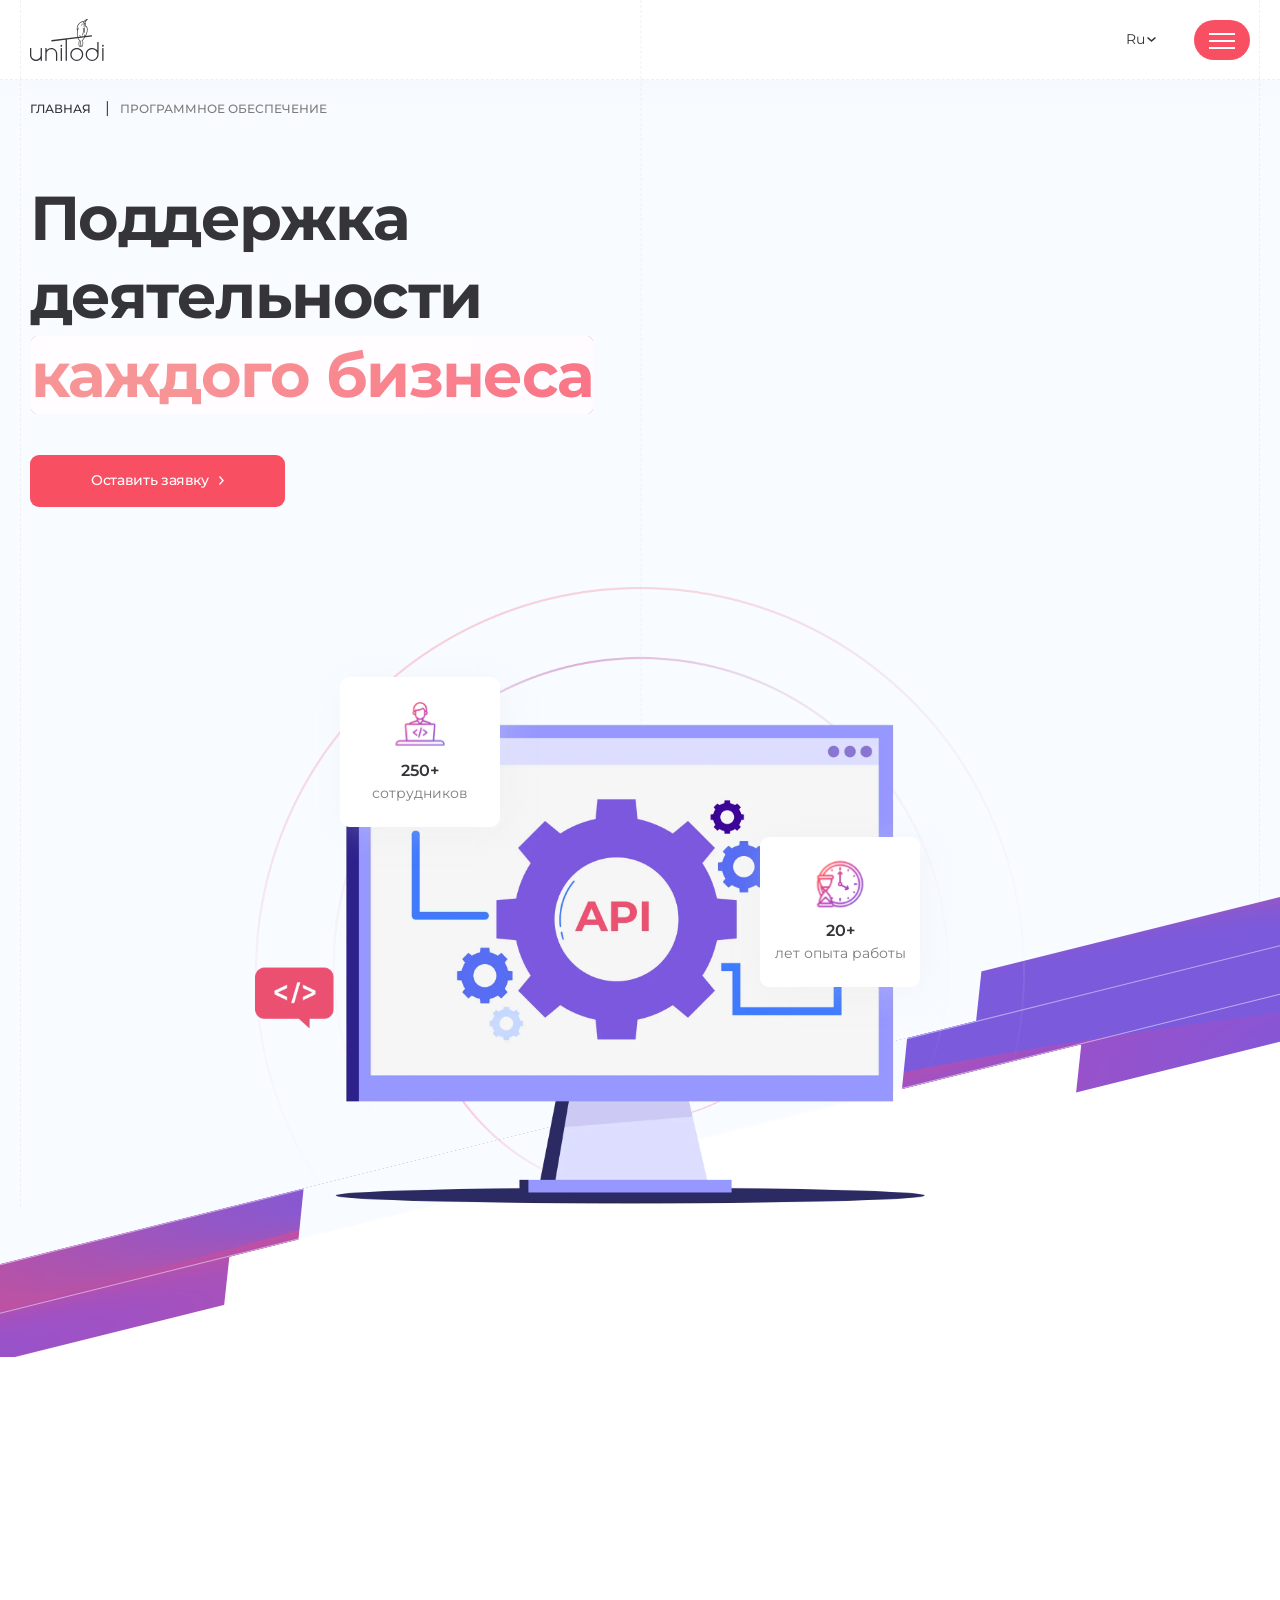
<file: aboutus.html>
<html lang="en">
<head>
    <meta charset="UTF-8">
    <meta name="viewport" content="width=device-width, initial-scale=1.0">
    <link rel="shortcut icon" href="img/favicon.ico" type="image/x-icon">
    <link rel="stylesheet" href="css/swiper.min.css">
    <link rel="stylesheet" href="css/reset.css">
    <link rel="stylesheet" href="css/style.css">
    <script>window.console = window.console || function(t) {};</script>
    <title>Unitodi about us</title>
</head>
<body>
  <div class="overlay"></div>
  <header class="header">
    <div class="header__close"></div>
    <div class="border"><span></span></div>
    <div class="header__progress">
      <div class="header__progress_bar"></div>
    </div>
    <div class="container header__container">
      <div class="header__block">
        <a href="index.html" class="header__logo">
          <svg xmlns="http://www.w3.org/2000/svg" width="74" height="42" viewBox="0 0 74 42" fill="none">
            <path d="M52.2763 16.4081C52.4337 16.5129 52.6481 16.455 52.7297 16.2811C53.4058 14.832 53.7859 13.2119 53.7859 11.5033C53.7859 10.6505 53.6909 9.81968 53.5117 9.02198C53.4738 8.85914 53.3216 8.7515 53.156 8.77636C52.9768 8.80392 52.86 8.98059 52.8979 9.16276C53.0662 9.91628 53.156 10.7001 53.156 11.5033C53.156 13.1152 52.8003 14.6416 52.1621 16.0078C52.0971 16.1514 52.1433 16.3197 52.2736 16.4081H52.2763ZM54.4538 13.7942C54.6304 13.8411 54.8095 13.728 54.8422 13.5458C54.9643 12.8834 55.027 12.2016 55.027 11.5033C55.027 10.5814 54.9155 9.68444 54.7066 8.82603C54.6683 8.66594 54.5135 8.56105 54.3535 8.58866C54.1717 8.61626 54.0549 8.79843 54.0981 8.98059C54.2938 9.78928 54.3971 10.6339 54.3971 11.5061C54.3971 12.163 54.337 12.8061 54.2232 13.4327C54.1931 13.5955 54.2938 13.7556 54.4512 13.797L54.4538 13.7942ZM51.3447 5.5277C51.0975 5.5277 50.8969 5.73193 50.8969 5.98309C50.8969 6.23429 51.0975 6.43852 51.3447 6.43852C51.5919 6.43852 51.7928 6.23429 51.7928 5.98309C51.7928 5.73193 51.5919 5.5277 51.3447 5.5277ZM57.6854 0.523595C57.6366 0.562239 57.5874 0.600879 57.5385 0.642279C56.6126 1.40959 55.8444 2.36459 55.2956 3.45208C55.5589 3.79433 55.7546 4.20836 55.8797 4.68033C56.0397 5.29307 56.0642 5.9748 55.9665 6.6814C56.5938 7.16993 57.0525 7.80753 57.3349 8.5914C58.4889 11.8097 56.181 16.4246 55.4451 17.7633C54.5436 19.4055 53.6774 20.5565 52.8273 21.2383C52.8221 21.2272 53.2075 22.3478 53.2075 24.0287C53.2075 25.1549 53.0692 27.777 51.7928 27.777C51.3992 27.777 51.114 27.5286 50.9074 27.1504C50.655 27.5286 50.3293 27.7852 49.9192 27.7852C49.8895 27.7852 49.8568 27.7852 49.8267 27.7797C48.3332 27.6252 48.5751 24.4317 48.6375 23.7941C48.6728 23.4463 48.8058 22.3119 49.178 21.3983C48.3362 20.7525 47.6898 19.607 47.3423 18.0724C46.9077 16.1514 46.8401 13.7473 47.2691 11.553C47.076 11.2301 46.9321 10.8602 46.8453 10.449C46.5275 8.96402 46.9539 7.12305 47.9884 5.5277C49.2295 3.61216 51.22 2.32595 52.9415 2.32595C53.2375 2.32595 53.5226 2.36459 53.7886 2.43635C54.6251 1.27987 55.8414 0.424231 57.2482 0.0543759C57.3131 0.0378152 57.3785 0.0212545 57.4465 0.00745392C57.7451 -0.0587889 57.9269 0.333147 57.688 0.523595H57.6854ZM56.0018 1.26055C54.4486 2.17691 53.3652 3.83296 53.221 5.7485C53.2075 5.93067 53.0474 6.06866 52.8626 6.04384C52.6943 6.01898 52.5832 5.85888 52.5967 5.68775C52.6699 4.71622 52.9633 3.80813 53.4193 3.01046C53.2646 2.98286 53.1072 2.9663 52.9389 2.9663C51.4209 2.9663 49.6397 4.13658 48.5098 5.88099C47.5677 7.33557 47.1714 8.99438 47.4565 10.3165C47.4726 10.3882 47.4888 10.46 47.5106 10.5318C47.6571 10.0101 47.8336 9.50777 48.0455 9.0358C48.1296 8.8481 48.3685 8.79014 48.5316 8.92538C48.6431 9.01923 48.6728 9.18208 48.6131 9.31457C47.5215 11.7711 47.3397 15.2267 47.9531 17.9344C48.2656 19.3172 48.8088 20.2805 49.4684 20.827L49.6611 20.9705C49.835 21.1003 49.8974 21.3349 49.808 21.5336C49.5582 22.0967 49.3546 22.9275 49.2622 23.8659C49.0882 25.6268 49.3681 27.098 49.8895 27.1532C50.1363 27.178 50.3943 26.8799 50.6145 26.3693C50.4135 25.5661 50.3756 24.6084 50.3756 24.037C50.3756 23.4657 50.4135 22.4223 50.6415 21.5971C50.6903 21.4149 50.8887 21.3155 51.0652 21.3873C51.2173 21.448 51.2906 21.6247 51.247 21.7847C51.0975 22.3506 51.0025 23.151 51.0025 24.037C51.0025 25.7538 51.3556 27.1449 51.7876 27.1449C52.2192 27.1449 52.5723 25.7538 52.5723 24.037C52.5723 22.8585 52.4066 21.8345 52.1621 21.3072C52.0914 21.1555 52.1377 20.9733 52.2706 20.8684L52.5152 20.678C53.3513 19.9741 54.1608 18.7928 54.8937 17.4624C56.5258 14.4953 58.2365 9.66512 55.8253 7.40731C55.8196 7.43492 55.8117 7.45977 55.8061 7.48738C55.7546 7.68333 55.5375 7.78821 55.3527 7.68608C55.2224 7.61433 55.1653 7.45702 55.2036 7.31346C55.4342 6.44127 55.4639 5.5884 55.2712 4.85421C55.2036 4.59201 55.1055 4.35464 54.9861 4.14212C54.5706 5.16886 54.34 6.29225 54.34 7.47081C54.34 7.53152 54.34 7.59226 54.34 7.65297C54.3453 7.84067 54.1931 7.99523 54.0061 7.98141C53.843 7.97038 53.7153 7.82685 53.7127 7.65851C53.7127 7.59501 53.7127 7.5343 53.7127 7.47081C53.7127 5.09712 54.5763 2.92766 56.0018 1.27159V1.26055Z" fill="currentColor"/>
            <path d="M31.317 28.9043C31.1378 28.9043 30.9912 28.965 30.8663 29.092C30.7441 29.2162 30.6816 29.3708 30.6816 29.5502V41.3551C30.6816 41.5372 30.7414 41.6865 30.8663 41.8133C30.9912 41.9404 31.1378 42.0012 31.317 42.0012C31.4962 42.0012 31.6456 41.9404 31.7732 41.8133C31.9008 41.6865 31.9633 41.5372 31.9633 41.3551V29.5502C31.9633 29.368 31.9008 29.219 31.7732 29.092C31.6456 28.965 31.4962 28.9043 31.317 28.9043Z" fill="currentColor"/>
            <path d="M21.2948 28.9041C19.6927 28.9041 18.1693 29.6052 16.7627 30.988C16.7464 31.0046 16.7247 31.0129 16.7003 31.0129C16.6894 31.0129 16.6758 31.0129 16.665 31.0046C16.6324 30.9908 16.6107 30.9577 16.6107 30.9218V29.5473C16.6107 29.3678 16.5482 29.2133 16.426 29.0891C16.3011 28.9621 16.1545 28.9014 15.9753 28.9014C15.7961 28.9014 15.6494 28.9621 15.5245 29.0891C15.4023 29.2133 15.3398 29.3678 15.3398 29.5473V41.3523C15.3398 41.5344 15.3996 41.6833 15.5245 41.8105C15.6494 41.9373 15.7961 41.998 15.9753 41.998C16.1545 41.998 16.3011 41.9373 16.426 41.8105C16.5509 41.6833 16.6107 41.5344 16.6107 41.3523V34.9653C16.6107 33.6515 17.0696 32.5199 17.9765 31.6063C18.8998 30.6679 20.0131 30.1931 21.292 30.1931C22.571 30.1931 23.6816 30.6679 24.594 31.6063C25.5091 32.5116 25.9734 33.6432 25.9734 34.9653V41.3523C25.9734 41.5344 26.0331 41.6833 26.1581 41.8105C26.283 41.9373 26.4296 41.998 26.6088 41.998C26.7881 41.998 26.9374 41.9373 27.065 41.8105C27.1927 41.6833 27.2551 41.5344 27.2551 41.3523V34.9653C27.2551 33.2982 26.6631 31.8574 25.4955 30.6789C24.3523 29.5003 22.9376 28.9041 21.292 28.9041H21.2948Z" fill="currentColor"/>
            <path d="M11.2717 28.9043C11.0925 28.9043 10.9458 28.965 10.8209 29.092C10.6987 29.2162 10.6363 29.3708 10.6363 29.5502V35.9371C10.6363 37.2509 10.172 38.3853 9.25684 39.307C8.34175 40.2372 7.23115 40.7095 5.95219 40.7095C4.67323 40.7095 3.57349 40.2372 2.63667 39.307C1.72972 38.3853 1.27081 37.2509 1.27081 35.9371V29.5502C1.27081 29.3708 1.20836 29.2162 1.08617 29.092C0.961256 28.965 0.814624 28.9043 0.635408 28.9043C0.456189 28.9043 0.309557 28.965 0.184648 29.092C0.0624545 29.2162 0 29.3708 0 29.5502V35.9371C0 37.6125 0.583815 39.0562 1.73515 40.2345C2.90821 41.4048 4.32836 41.9985 5.95219 41.9985C7.57602 41.9985 9.07762 41.2971 10.4842 39.9145C10.5005 39.8977 10.5222 39.8897 10.5467 39.8897C10.5575 39.8897 10.5711 39.8897 10.582 39.8977C10.6146 39.9115 10.6363 39.9447 10.6363 39.9806V41.3551C10.6363 41.5372 10.696 41.6865 10.8209 41.8133C10.9458 41.9404 11.0925 42.0012 11.2717 42.0012C11.4509 42.0012 11.6002 41.9404 11.7279 41.8133C11.8555 41.6865 11.9179 41.5372 11.9179 41.3551V29.5502C11.9179 29.3708 11.8555 29.2162 11.7279 29.092C11.603 28.9678 11.4482 28.9043 11.2717 28.9043Z" fill="currentColor"/>
            <path d="M51.3239 30.8206C50.0719 29.5482 48.5405 28.9023 46.7701 28.9023C44.9997 28.9023 43.4683 29.5482 42.2163 30.8206C40.9647 32.093 40.3291 33.6498 40.3291 35.4493C40.3291 37.2489 40.9647 38.8057 42.2163 40.0779C43.4683 41.3505 44.9997 41.9965 46.7701 41.9965C48.5405 41.9965 50.0719 41.3505 51.3239 40.0779C52.5755 38.8057 53.2111 37.2489 53.2111 35.4493C53.2111 33.6498 52.5755 32.093 51.3239 30.8206ZM50.4224 39.1646C49.4149 40.1886 48.1847 40.7075 46.7675 40.7075C45.3498 40.7075 44.12 40.1886 43.1126 39.1646C42.1051 38.1405 41.5946 36.8901 41.5946 35.4493C41.5946 34.0085 42.1051 32.7582 43.1126 31.7343C44.12 30.7102 45.3498 30.1913 46.7675 30.1913C48.1847 30.1913 49.4123 30.7102 50.4224 31.7343C51.4216 32.75 51.9294 34.0003 51.9294 35.4493C51.9294 36.8984 51.4216 38.146 50.4224 39.1646Z" fill="currentColor"/>
            <path d="M62.1315 16.6983C62.0909 16.3726 61.8193 16.127 61.4963 16.127C61.4692 16.127 61.4448 16.127 61.4174 16.1325L21.8539 21.1035C21.6855 21.1255 21.5335 21.2111 21.4276 21.3491C21.3217 21.4871 21.2755 21.6555 21.2972 21.8294C21.338 22.1551 21.6095 22.4007 21.9327 22.4007C21.9598 22.4007 21.9842 22.4007 22.0114 22.3952L35.526 20.7005C35.526 20.7005 35.5342 20.7005 35.5369 20.7005C35.5586 20.7005 35.5803 20.7087 35.5966 20.7226C35.6156 20.7391 35.6265 20.7639 35.6265 20.7916V41.3488C35.6265 41.7077 35.9143 42.0002 36.2673 42.0002C36.6203 42.0002 36.9082 41.7077 36.9082 41.3488V20.6066C36.9082 20.5625 36.9408 20.5238 36.9869 20.5183L61.5804 17.4242C61.9305 17.38 62.1807 17.0544 62.1371 16.6983H62.1315Z" fill="currentColor"/>
            <path d="M72.8758 28.9043C72.6966 28.9043 72.5501 28.965 72.425 29.092C72.303 29.2162 72.2402 29.3708 72.2402 29.5502V41.3551C72.2402 41.5372 72.3003 41.6865 72.425 41.8133C72.5501 41.9404 72.6966 42.0012 72.8758 42.0012C73.055 42.0012 73.2045 41.9404 73.3318 41.8133C73.4595 41.6865 73.5219 41.5372 73.5219 41.3551V29.5502C73.5219 29.368 73.4595 29.219 73.3318 29.092C73.2045 28.965 73.055 28.9043 72.8758 28.9043Z" fill="currentColor"/>
            <path d="M55.3508 17.5885C55.1769 17.5885 55.0356 17.4449 55.0356 17.2683C55.0356 16.8046 54.6638 16.4265 54.2074 16.4265C54.0338 16.4265 53.8926 16.283 53.8926 16.1063C53.8926 15.9297 54.0338 15.7861 54.2074 15.7861C55.0086 15.7861 55.6629 16.4486 55.6629 17.2655C55.6629 17.4422 55.5217 17.5857 55.3478 17.5857L55.3508 17.5885Z" fill="currentColor"/>
            <path d="M51.0145 17.8642C51.0145 17.05 50.3628 16.3848 49.5589 16.3848C49.3854 16.3848 49.2441 16.5283 49.2441 16.705C49.2441 16.8816 49.3854 17.0251 49.5589 17.0251C50.0153 17.0251 50.3872 17.4033 50.3872 17.8669C50.3872 18.0436 50.5284 18.1871 50.7024 18.1871C50.8759 18.1871 51.0171 18.0436 51.0171 17.8669L51.0145 17.8642Z" fill="currentColor"/>
            <path d="M31.3165 25.8613C31.0775 25.8613 30.8684 25.9497 30.6973 26.1263C30.5263 26.303 30.4366 26.5127 30.4366 26.7556C30.4366 26.9985 30.5208 27.2166 30.6946 27.3904C30.8657 27.5616 31.0748 27.6499 31.3138 27.6499C31.5527 27.6499 31.7699 27.5643 31.9383 27.3904C32.1066 27.2193 32.1935 27.0068 32.1935 26.7556C32.1935 26.5045 32.1066 26.3002 31.9383 26.1263C31.7699 25.9524 31.5608 25.8641 31.3138 25.8641L31.3165 25.8613Z" fill="currentColor"/>
            <path d="M72.8757 27.6471C73.1229 27.6471 73.3321 27.5616 73.5004 27.3877C73.6687 27.2166 73.7554 27.004 73.7554 26.7529C73.7554 26.5017 73.6687 26.2974 73.5004 26.1236C73.3321 25.9497 73.1229 25.8613 72.8757 25.8613C72.6285 25.8613 72.4276 25.9497 72.2567 26.1263C72.0857 26.303 71.996 26.5127 71.996 26.7556C71.996 26.9985 72.0801 27.2166 72.254 27.3904C72.4249 27.5616 72.6342 27.6499 72.8731 27.6499L72.8757 27.6471Z" fill="currentColor"/>
            <path d="M67.9333 22.8369C67.5802 22.8369 67.2924 23.1295 67.2924 23.4883V31.2194C67.2924 31.2552 67.2706 31.2884 67.238 31.3022C67.2271 31.3077 67.2165 31.3105 67.2027 31.3105C67.1782 31.3105 67.1564 31.3022 67.1403 31.2828L66.7248 30.8606C65.5273 29.6434 63.9143 28.9257 62.2229 28.9036C60.4142 28.8816 58.85 29.5274 57.5766 30.8192C56.325 32.0916 55.6895 33.6483 55.6895 35.4479C55.6895 37.2475 56.325 38.8043 57.5766 40.0765C58.8286 41.3491 60.3601 41.9948 62.1305 41.9948C63.9008 41.9948 65.4732 41.3075 66.6843 40.0792C67.9359 38.807 68.5715 37.2502 68.5715 35.4506V23.4883C68.5715 23.1295 68.2834 22.8369 67.9306 22.8369H67.9333ZM65.7854 39.1628C64.7779 40.1869 63.5477 40.7058 62.1305 40.7058C60.7128 40.7058 59.483 40.1869 58.4755 39.1628C57.4681 38.139 56.9576 36.8887 56.9576 35.4479C56.9576 34.0071 57.4681 32.7567 58.4755 31.7327C59.483 30.7087 60.7128 30.1899 62.1305 30.1899C63.5477 30.1899 64.7753 30.7087 65.7854 31.7327C66.7846 32.7485 67.2924 33.9988 67.2924 35.4479C67.2924 36.8969 66.7846 38.1445 65.7854 39.1628Z" fill="currentColor"/>
          </svg>
        </a>
        <div class="header__navigation">
          <button class="header__navigation_close body_small">
            <span>Закрыть</span>
            <svg xmlns="http://www.w3.org/2000/svg" width="24" height="24" viewBox="0 0 24 24" fill="none">
              <path d="M20.0304 5.02934L18.9697 3.96875L12.0001 10.9384L5.03041 3.96875L3.96973 5.02934L10.9394 11.999L3.96973 18.9688L5.03041 20.0293L12.0001 13.0597L18.9697 20.0293L20.0304 18.9688L13.0607 11.999L20.0304 5.02934Z" fill="currentColor"/>
            </svg>
          </button>
          <div class="header__navigation_scroll">
            <nav class="header__nav">
              <ul class="header__nav_list">
                <li class="header__nav_item">
                  <a href="aboutus.html" class="header__nav_link body_small"><span>О нас</span></a>
                </li>
                <li class="header__nav_item">
                  <a href="terminals.html" class="header__nav_link body_small">
                    <span>Терминалы</span>
                    <div class="header__nav_link_svg">
                      <svg xmlns="http://www.w3.org/2000/svg" width="15" height="16" viewBox="0 0 15 16" fill="none">
                        <path d="M4.33496 13.2469L8.4551 8.66736L4.33496 4.07783L5.60339 2.66797L11.0009 8.66736L5.60339 14.6667L4.33496 13.2469Z" fill="currentColor"/>
                      </svg>
                    </div>
                  </a>
                </li>
                <li class="header__nav_item">
                  <a href="software.html" class="header__nav_link body_small">
                    <span>Программное обеспечение</span>
                    <div class="header__nav_link_svg">
                      <svg xmlns="http://www.w3.org/2000/svg" width="15" height="16" viewBox="0 0 15 16" fill="none">
                        <path d="M4.33496 13.2469L8.4551 8.66736L4.33496 4.07783L5.60339 2.66797L11.0009 8.66736L5.60339 14.6667L4.33496 13.2469Z" fill="currentColor"/>
                      </svg>
                    </div>
                  </a>
                </li>
                <li class="header__nav_item">
                  <a href="vacancies.html" class="header__nav_link body_small"><span>Вакансии</span></a>
                </li>
                <li class="header__nav_item">
                  <a href="contacts.html" class="header__nav_link body_small"><span>Контакты</span></a>
                </li>
              </ul>
            </nav>
            <div class="header__navigation_social">
              <a href="tel://8800" class="btn btn__secondary header__navigation__btn">
                <span>Связаться</span>
                <span class="btn__arrow">
                  <svg xmlns="http://www.w3.org/2000/svg" width="5" height="9" viewBox="0 0 5 9" fill="none">
                    <path d="M0 7.935L3.09042 4.5L0 1.0575L0.951417 0L5 4.5L0.951417 9L0 7.935Z" fill="currentColor"/>
                  </svg>
                </span>
              </a>
              <div class="header__socials">
                <a href="#" class="header__social">
                  <img src="img/icon/tg.svg" alt="">
                </a>
                <a href="#" class="header__social">
                  <img src="img/icon/yt.svg" alt="">
                </a>
                <a href="#" class="header__social">
                  <img src="img/icon/vk.svg" alt="">
                </a>
              </div>
            </div>
          </div>
          <div class="header__popups">
            <div class="header__popup popup"></div>
            <div class="header__popup popup">
              <div class="container header__popup_container">
                <div class="border"><span></span></div>
                <div class="header__nav_flex">
                  <div class="header__nav_left">
                    <button class="header__nav_left_close body_small">
                      <svg xmlns="http://www.w3.org/2000/svg" width="24" height="24" viewBox="0 0 24 24" fill="none">
                        <path d="M10.742 6L4 12.5L10.742 19L11.8751 17.9075L7.06758 13.2725H21V11.7274H7.06773L11.8751 7.09254L10.742 6Z" fill="currentColor"/>
                      </svg>
                      <span>Назад</span>
                    </button>
                    <div class="header__nav_scroll">
                      <div class="header__subnav">
                        <a href="#" class="header__sublink body_caption">
                          <span>Мобильные терминалы</span>
                          <div class="header__sublink_svg">
                            <svg xmlns="http://www.w3.org/2000/svg" width="15" height="16" viewBox="0 0 15 16" fill="none">
                              <path d="M4 13.2469L8.12014 8.66736L4 4.07783L5.26843 2.66797L10.666 8.66736L5.26843 14.6667L4 13.2469Z" fill="currentColor"/>
                            </svg>
                          </div>
                        </a>
                      </div>
                      <div class="header__subnav">
                        <a href="#" class="header__sublink body_caption">
                          <span>Кассовые аппараты</span>
                          <div class="header__sublink_svg">
                            <svg xmlns="http://www.w3.org/2000/svg" width="15" height="16" viewBox="0 0 15 16" fill="none">
                              <path d="M4 13.2469L8.12014 8.66736L4 4.07783L5.26843 2.66797L10.666 8.66736L5.26843 14.6667L4 13.2469Z" fill="currentColor"/>
                            </svg>
                          </div>
                        </a>
                      </div>
                      <div class="header__subnav">
                        <a href="#" class="header__sublink body_caption">
                          <span>Стационарные решения</span>
                          <div class="header__sublink_svg">
                            <svg xmlns="http://www.w3.org/2000/svg" width="15" height="16" viewBox="0 0 15 16" fill="none">
                              <path d="M4 13.2469L8.12014 8.66736L4 4.07783L5.26843 2.66797L10.666 8.66736L5.26843 14.6667L4 13.2469Z" fill="currentColor"/>
                            </svg>
                          </div>
                        </a>
                      </div>
                      <div class="header__subnav">
                        <a href="#" class="header__sublink body_caption">
                          <span>Интеллектуальный Пин-Пад</span>
                          <div class="header__sublink_svg">
                            <svg xmlns="http://www.w3.org/2000/svg" width="15" height="16" viewBox="0 0 15 16" fill="none">
                              <path d="M4 13.2469L8.12014 8.66736L4 4.07783L5.26843 2.66797L10.666 8.66736L5.26843 14.6667L4 13.2469Z" fill="currentColor"/>
                            </svg>
                          </div>
                        </a>
                      </div>
                    </div>
                  </div>
                  <div class="header__nav_right">
                    <button class="header__nav_right_close body_small">
                      <svg xmlns="http://www.w3.org/2000/svg" width="24" height="24" viewBox="0 0 24 24" fill="none">
                        <path d="M10.742 6L4 12.5L10.742 19L11.8751 17.9075L7.06758 13.2725H21V11.7274H7.06773L11.8751 7.09254L10.742 6Z" fill="currentColor"/>
                      </svg>
                      <span>Назад</span>
                    </button>
                    <div class="header__nav_scroll">
                      <div class="header__nav_scroll_flex">
                        <div class="header__subsubnav">
                          <a href="terminalCard.html" class="header__subsublink body_caption">
                            <span>Биометрический терминал P8 BIO</span>
                          </a>
                          <a href="#" class="header__subsublink body_caption">
                            <span>Мобильный/стационарный терминал MF 960</span>
                          </a>
                          <a href="#" class="header__subsublink body_caption">
                            <span>Мобильный терминал K9</span>
                          </a>
                          <a href="#" class="header__subsublink body_caption">
                            <span>Мобильный терминал K10</span>
                          </a>
                          <a href="#" class="header__subsublink body_caption">
                            <span>Биометрический терминал P8 BIO</span>
                          </a>
                          <a href="#" class="header__subsublink body_caption">
                            <span>Биометрический терминал P8 BIO</span>
                          </a>
                          <a href="#" class="header__subsublink body_caption">
                            <span>Биометрический терминал P8 BIO</span>
                          </a>
                          <a href="#" class="header__subsublink body_caption">
                            <span>Биометрический терминал P8 BIO</span>
                          </a>
                          <a href="#" class="header__subsublink body_caption">
                            <span>Биометрический терминал P8 BIO</span>
                          </a>
                          <a href="#" class="header__subsublink body_caption">
                            <span>Биометрический терминал P8 BIO</span>
                          </a>
                        </div>
                        <div class="header__subsubnav">
                          <a href="#" class="header__subsublink body_caption">
                            <span>Биометрический терминал P8 BIO</span>
                          </a>
                        </div>
                        <div class="header__subsubnav">
                          <a href="#" class="header__subsublink body_caption">
                            <span>Биометрический терминал P8 BIO</span>
                          </a>
                        </div>
                        <div class="header__subsubnav">
                          <a href="#" class="header__subsublink body_caption">
                            <span>Биометрический терминал P8 BIO</span>
                          </a>
                        </div>
                      </div>
                    </div>
                  </div>
                </div>
              </div>
              <div class="header__popup_close"></div>
            </div>
            <div class="header__popup popup">
              <div class="container header__popup_container">
                <div class="border"><span></span></div>
                <div class="header__nav_flex">
                  <div class="header__nav_left">
                    <button class="header__nav_left_close body_small">
                      <svg xmlns="http://www.w3.org/2000/svg" width="24" height="24" viewBox="0 0 24 24" fill="none">
                        <path d="M10.742 6L4 12.5L10.742 19L11.8751 17.9075L7.06758 13.2725H21V11.7274H7.06773L11.8751 7.09254L10.742 6Z" fill="currentColor"/>
                      </svg>
                      <span>Назад</span>
                    </button>
                    <div class="header__nav_scroll">
                      <div class="header__subnav">
                        <a href="software.html" class="header__sublink body_caption">
                          <span>Программное обеспечение</span>
                          <div class="header__sublink_svg">
                            <svg xmlns="http://www.w3.org/2000/svg" width="15" height="16" viewBox="0 0 15 16" fill="none">
                              <path d="M4 13.2469L8.12014 8.66736L4 4.07783L5.26843 2.66797L10.666 8.66736L5.26843 14.6667L4 13.2469Z" fill="currentColor"/>
                            </svg>
                          </div>
                        </a>
                      </div>
                    </div>
                  </div>
                  <div class="header__nav_right">
                    <button class="header__nav_right_close body_small">
                      <svg xmlns="http://www.w3.org/2000/svg" width="24" height="24" viewBox="0 0 24 24" fill="none">
                        <path d="M10.742 6L4 12.5L10.742 19L11.8751 17.9075L7.06758 13.2725H21V11.7274H7.06773L11.8751 7.09254L10.742 6Z" fill="currentColor"/>
                      </svg>
                      <span>Назад</span>
                    </button>
                    <div class="header__nav_scroll">
                      <div class="header__nav_scroll_flex">
                        <div class="header__subsubnav">
                          <a href="softwareCard.html" class="header__subsublink body_caption">
                            <span>Unitodi pay app</span>
                          </a>
                          <a href="#" class="header__subsublink body_caption">
                            <span>Unitodi Soft POS</span>
                          </a>
                          <a href="#" class="header__subsublink body_caption">
                            <span>Unitodi СБП virtual POS</span>
                          </a>
                          <a href="#" class="header__subsublink body_caption">
                            <span>Unitodi PSP</span>
                          </a>
                          <a href="#" class="header__subsublink body_caption">
                            <span>Unitodi TMS</span>
                          </a>
                          <a href="#" class="header__subsublink body_caption">
                            <span>Unitodi RKL</span>
                          </a>
                        </div>
                      </div>
                    </div>
                  </div>
                </div>
              </div>
              <div class="header__popup_close"></div>
            </div>
            <div class="header__popup popup"></div>
            <div class="header__popup popup"></div>
          </div>
        </div>
        <div class="header__btn_wrapper">
          <div class="header__language">
            <a>
              <span id="language" class="body_small">Ru</span>
              <svg xmlns="http://www.w3.org/2000/svg" width="5" height="9" viewBox="0 0 5 9" fill="none">
                <path d="M0 7.935L3.09042 4.5L0 1.0575L0.951417 0L5 4.5L0.951417 9L0 7.935Z" fill="currentColor"/>
              </svg>
            </a>
          </div>
          <div class="header__language_wrapper">
            <span class="body_small" id="RU">Русский</span>
            <span class="body_small" id="EN">English</span>
          </div>
          <a href="" class="btn btn__secondary header__btn">
            <span>Связаться</span>
            <span class="btn__arrow">
              <svg xmlns="http://www.w3.org/2000/svg" width="5" height="9" viewBox="0 0 5 9" fill="none">
                <path d="M0 7.935L3.09042 4.5L0 1.0575L0.951417 0L5 4.5L0.951417 9L0 7.935Z" fill="currentColor"/>
              </svg>
            </span>
          </a>
          <button class="header__burger" aria-label="Открыть меню">
            <div class="header__burger_flex">
              <span></span>
              <span></span>
              <span></span>
            </div>
          </button>
        </div>
      </div>
    </div>
  </header>
  <main class="main" data-scroll-container>
    <div class="border"><span></span></div>
    <section class="top" data-scroll-section id="top"><div class="border"><span></span></div></section>
    <section class="hero" data-scroll-section>
      <div class="hero__back">
        <span class="hero__back_line"></span>
        <span class="hero__back_line"></span>
        <span class="hero__back_line"></span>
        <canvas class="hero__gradient_one" data-transition-in></canvas>
        <div class="border"><span></span></div>
      </div>
      <div class="container hero__container">
        <ul class="breadcrumbs__list">
          <li class="breadcrumbs__item animate_top">
            <a href="index.html" class="body_caption breadcrumbs__link">Главная</a>
          </li>
          <li class="breadcrumbs__item animate_top">
            <a href="terminals.html" class="body_caption breadcrumbs__link">Программное обеспечение</a>
          </li>
        </ul>
        <div class="hero__block">
          <div class="hero__slider">
            <div class="hero__wrapper">
              <div class="hero__flex">
                <div class="hero__info">
                  <p class="hero__head">Поддержка деятельности <span class="text_color">каждого бизнеса</span></p>
                  <div class="hero__button">
                    <a href="#" class="btn btn__primary hero__btn">
                      <span>Оставить заявку</span>
                      <span class="btn__arrow">
                        <svg xmlns="http://www.w3.org/2000/svg" width="5" height="9" viewBox="0 0 5 9" fill="none">
                          <path d="M0 7.935L3.09042 4.5L0 1.0575L0.951417 0L5 4.5L0.951417 9L0 7.935Z" fill="currentColor"/>
                        </svg>
                      </span>
                    </a>
                  </div>
                </div>
                <div class="hero__image">
                  <div class="hero__aboutus hero__circles_js">
                    <div class="hero__aboutus_mouse hero__aboutus_mouse_js">
                      <span class="hero__aboutus_flex hero__circle_js">
                        <img src="img/aboutus/aboutus_1.svg" alt="">
                        <span class="hero__aboutus_head sub_two">250+</span>
                        <span class="hero__aboutus_desc body_small">сотрудников</span>
                      </span>
                    </div>
                    <div class="hero__aboutus_mouse hero__aboutus_mouse_js">
                      <span class="hero__aboutus_flex hero__circle_js">
                        <img src="img/aboutus/aboutus_2.svg" alt="">
                        <span class="hero__aboutus_head sub_two">20+</span>
                        <span class="hero__aboutus_desc body_small">лет опыта работы</span>
                      </span>
                    </div>
                  </div>
                  <div class="hero__image_flex">
                    <img src="img/aboutus/hero_aboutus.webp" alt="">
                  </div>
                </div>
              </div>
            </div>
          </div>
        </div>
      </div>
    </section>
    <section class="aboutus" data-scroll-section>
      <div class="container aboutus__container">
        <div class="border"><span></span></div>
        <div class="aboutus__block">
          <div class="software_top__title"> 
            <div class="software_top__title_left">
              <p class="animate_top sub_one text_color">О нас</p>
              <h2 class="software_top__head animate_left">Более 20 лет на рынке</h2>
            </div>
            <div class="software_top__title_right">
              <p class="animate_right body_two">
                Lorem ipsum dolor sit amet consectetur. Blandit cras lorem lectus vitae tincidunt amet. Id orci tincidunt ac quam diam pretium.
              </p>
            </div>
          </div>
          <div class="aboutus__lists">
            <div class="aboutus__flex">
              <div class="aboutus__left">
                <div class="aboutus__info_top">
                  <div class="aboutus__svg">
                    <img src="img/icon/aboutus/team.svg" alt="">
                  </div>
                  <p class="aboutus__head text_line sub_two">Собственная команда разработки ПО</p>
                  <p class="aboutus__desc body_small">
                    Pretium elementum elementum dapibus mi tempus odio. 
                    Eget sapien at turpis gravida placerat sed consequat 
                    bibendum adipiscing. Nascetur ut consequat adipiscing 
                    sed. At blandit in quis massa hac. Tempor proin 
                    accumsan orci aliquet posuere urna. Pellentesque 
                    aliquet dis tellus orci quis.
                  </p>
                </div>
                <div class="aboutus__info_bottom">
                  <div class="aboutus__tags">
                    <p class="aboutus__tag body_small">36 человек в командах разработки</p>
                    <p class="aboutus__tag body_small">Команда Linux, Web, Android и сопровождение</p>
                    <p class="aboutus__tag body_small">В штате 10 разработчиков уровня Senior</p>
                  </div>
                </div>
              </div>
              <div class="aboutus__right">
                <div class="aboutus__one_block" id="aboutus__one">
                  <div class="aboutus__one_lines">
                    <div class="aboutus__one_line_one"><span></span><span></span><span></span><span></span><span></span></div>
                    <div class="aboutus__one_line_two"><span></span><span></span><span></span><span></span><span></span></div>
                    <div class="aboutus__one_line_three"><span></span><span></span><span></span><span></span><span></span></div>
                    <div class="aboutus__one_line_four"><span></span><span></span><span></span><span></span><span></span></div>
                  </div>
                  <div class="aboutus__bird">
                    <img src="img/icon/aboutus/bird.svg" alt="">
                  </div>
                  <div class="aboutus__one_list">
                    <div class="aboutus__one_flex aboutus__one_one">
                      <img src="img/icon/aboutus/linux.svg" class="aboutus__one_image" alt="icon">
                      <p class="aboutus__heading body_caption">Linux</p>
                      <p class="aboutus__description body_caption">13 FTE</p>
                    </div>
                    <div class="aboutus__one_flex aboutus__one_two">
                      <img src="img/icon/aboutus/android.svg" class="aboutus__one_image" alt="icon">
                      <p class="aboutus__heading body_caption">Android</p>
                      <p class="aboutus__description body_caption">10 FTE</p>
                    </div>
                    <div class="aboutus__one_flex aboutus__one_three">
                      <img src="img/icon/aboutus/web.svg" class="aboutus__one_image" alt="icon">
                      <p class="aboutus__heading body_caption">Web</p>
                      <p class="aboutus__description body_caption">10 FTE</p>
                    </div>
                    <div class="aboutus__one_flex aboutus__one_four">
                      <img src="img/icon/aboutus/faq.svg" class="aboutus__one_image" alt="icon">
                      <p class="aboutus__heading body_caption">Сопровождение</p>
                      <p class="aboutus__description body_caption">10 FTE</p>
                    </div>
                  </div>
                  <div class="aboutus__birds_fte">
                    <p class="text_color sub_one">36 FTE</p>
                  </div>
                </div>
              </div>
            </div>
            <div class="aboutus__flex">
              <div class="aboutus__left">
                <div class="aboutus__info_top">
                  <div class="aboutus__svg">
                    <img src="img/icon/aboutus/certificate.svg" alt="">
                  </div>
                  <p class="aboutus__head text_line sub_two">Хостовые сертификации SmartVista, Compas+, OpenWay4,Tieto</p>
                  <p class="aboutus__desc body_small">
                    Pretium elementum elementum dapibus mi tempus odio. 
                    Eget sapien at turpis gravida placerat sed consequat 
                    bibendum adipiscing. Nascetur ut consequat adipiscing 
                    sed. At blandit in quis massa hac. Tempor proin 
                    accumsan orci aliquet posuere urna. Pellentesque 
                    aliquet dis tellus orci quis.
                  </p>
                </div>
                <div class="aboutus__info_bottom">
                  <div class="aboutus__tags">
                    <p class="aboutus__tag body_small">At blandit in quis massa hac</p>
                    <p class="aboutus__tag body_small">Tempor proin accumsan orci aliquet posuere urna</p>
                    <p class="aboutus__tag body_small">Pellentesque aliquet dis tellus orci quis.</p>
                  </div>
                </div>
              </div>
              <div class="aboutus__right">
                <div class="aboutus__two_block" id="aboutus__two">
                  <div class="aboutus__two_lines">
                    <div class="aboutus__two_line_one"><span></span><span></span></div>
                    <div class="aboutus__two_line_two"><span></span></div>
                    <div class="aboutus__two_line_three"><span></span><span></span></div>
                    <div class="aboutus__two_line_four"><span></span><span></span></div>
                    <div class="aboutus__two_line_five"><span></span><span></span></div>
                  </div>
                  <div class="aboutus__two_top">
                    <div class="aboutus__two_flex aboutus__two_one">
                      <img src="img/icon/aboutus/tieto.svg" class="aboutus__two_image" alt="icon">
                    </div>
                    <div class="aboutus__two_flex aboutus__two_two">
                      <img src="img/icon/aboutus/compas.svg" class="aboutus__two_image" alt="icon">
                    </div>
                    <div class="aboutus__two_flex aboutus__two_three">
                      <img src="img/icon/aboutus/openway.svg" class="aboutus__two_image" alt="icon">
                    </div>
                  </div>
                  <div class="aboutus__two_sert">
                    <p class="text_color body_caption">Сертифицированное<br>решение</p>
                  </div>
                  <div class="aboutus__two_bottom">
                    <div class="aboutus__two_flex aboutus__two_four">
                      <img src="img/icon/aboutus/bpc.svg" class="aboutus__two_image" alt="icon">
                    </div>
                    <div class="aboutus__two_flex aboutus__two_five">
                      <img src="img/icon/aboutus/lekton.svg" class="aboutus__two_image" alt="icon">
                    </div>
                  </div>
                </div>
              </div>
            </div>
            <div class="aboutus__flex">
              <div class="aboutus__left">
                <div class="aboutus__info_top">
                  <div class="aboutus__svg">
                    <img src="img/icon/aboutus/pay.svg" alt="">
                  </div>
                  <p class="aboutus__head text_line sub_two">Платёжное приложение  для ОС Linux и Android</p>
                  <p class="aboutus__desc body_small">
                    Pretium elementum elementum dapibus mi tempus odio. 
                    Eget sapien at turpis gravida placerat sed consequat 
                    bibendum adipiscing. Nascetur ut consequat adipiscing 
                    sed. At blandit in quis massa hac. Tempor proin 
                    accumsan orci aliquet posuere urna. Pellentesque 
                    aliquet dis tellus orci quis.
                  </p>
                </div>
                <div class="aboutus__info_bottom">
                  <div class="aboutus__tags">
                    <p class="aboutus__tag body_small">At blandit in quis massa hac</p>
                    <p class="aboutus__tag body_small">Tempor proin accumsan orci aliquet posuere urna</p>
                    <p class="aboutus__tag body_small">Pellentesque aliquet dis tellus orci quis.</p>
                  </div>
                </div>
              </div>
              <div class="aboutus__right">
                <div class="aboutus__three_block" id="aboutus__three">
                  <div class="aboutus__three_lines">
                    <div class="aboutus__three_line_one"><span></span><span></span></div>
                    <div class="aboutus__three_line_two"><span></span><span></span></div>
                  </div>
                  <div class="aboutus__three_flex aboutus__three_one">
                    <img src="img/icon/aboutus/tlinux.svg" class="aboutus__three_image" alt="icon">
                  </div>
                  <div class="aboutus__three_pay">
                    <p class="text_color body_caption">Платёжное приложение</p>
                  </div>
                  <div class="aboutus__three_flex aboutus__three_two">
                    <img src="img/icon/aboutus/tandroid.svg" class="aboutus__three_image" alt="icon">
                  </div>
                </div>
              </div>
            </div>
            <div class="aboutus__flex">
              <div class="aboutus__left">
                <div class="aboutus__info_top">
                  <div class="aboutus__svg">
                    <img src="img/icon/aboutus/infrastructure.svg" alt="">
                  </div>
                  <p class="aboutus__head text_line sub_two">Создание автоматизированных систем на базе микросервисной архитектуры и облачной кластерной инфраструктуры</p>
                  <p class="aboutus__desc body_small">
                    Pretium elementum elementum dapibus mi tempus odio. 
                    Eget sapien at turpis gravida placerat sed consequat 
                    bibendum adipiscing. Nascetur ut consequat adipiscing 
                    sed. At blandit in quis massa hac. Tempor proin 
                    accumsan orci aliquet posuere urna. Pellentesque 
                    aliquet dis tellus orci quis.
                  </p>
                </div>
                <div class="aboutus__info_bottom">
                  <div class="aboutus__tags">
                    <p class="aboutus__tag body_small">At blandit in quis massa hac</p>
                    <p class="aboutus__tag body_small">Tempor proin accumsan orci aliquet posuere urna</p>
                    <p class="aboutus__tag body_small">Pellentesque aliquet dis tellus orci quis.</p>
                  </div>
                </div>
              </div>
              <div class="aboutus__right">
                <div class="aboutus__four_block" id="aboutus__four">
                  <div class="aboutus__four_lines">
                    <div class="aboutus__four_line_one"><span></span><span></span><span></span></div>
                    <div class="aboutus__four_line_two"><span></span><span></span><span></span></div>
                    <div class="aboutus__four_line_three"><span></span><span></span><span></span></div>
                    <div class="aboutus__four_line_four"><span></span><span></span><span></span></div>
                  </div>
                  <div class="aboutus__four_tech">
                    <p class="text_color body_caption">Технологии</p>
                  </div>
                  <div class="aboutus__four_lists">
                    <div class="aboutus__four_flex aboutus__four_one">
                      <img src="img/icon/aboutus/star.svg" class="aboutus__four_image" alt="icon">
                      <p class="aboutus__heading body_caption">Архитектура</p>
                      <p class="aboutus__description body_caption">Микросервисы</p>
                    </div>
                    <div class="aboutus__four_flex aboutus__four_two">
                      <img src="img/icon/aboutus/scob.svg" class="aboutus__four_image" alt="icon">
                      <p class="aboutus__heading body_caption">Стек</p>
                      <p class="aboutus__description body_caption">С, С++, Java, Kotlin,Erlang, PostgresPro</p>
                    </div>
                    <div class="aboutus__four_flex aboutus__four_three">
                      <img src="img/icon/aboutus/cube.svg" class="aboutus__four_image" alt="icon">
                      <p class="aboutus__heading body_caption">Многоуровневый кластер</p>
                      <p class="aboutus__description body_caption">серверов в ЦОД</p>
                    </div>
                    <div class="aboutus__four_flex aboutus__four_four">
                      <img src="img/icon/aboutus/part.svg" class="aboutus__four_image" alt="icon">
                      <p class="aboutus__heading body_caption">Инструменты</p>
                      <p class="aboutus__description body_caption">Jira, Jenkins, Confluence, Bitbucket</p>
                    </div>
                  </div>
                </div>
              </div>
            </div>
            <div class="aboutus__flex">
              <div class="aboutus__left">
                <div class="aboutus__info_top">
                  <div class="aboutus__svg">
                    <img src="img/icon/aboutus/team.svg" alt="">
                  </div>
                  <p class="aboutus__head text_line sub_two">Опыт построения  интеграций в 1С, SAP  и пр. системами</p>
                  <p class="aboutus__desc body_small">
                    Pretium elementum elementum dapibus mi tempus odio. 
                    Eget sapien at turpis gravida placerat sed consequat 
                    bibendum adipiscing. Nascetur ut consequat adipiscing 
                    sed. At blandit in quis massa hac. Tempor proin 
                    accumsan orci aliquet posuere urna. Pellentesque 
                    aliquet dis tellus orci quis.
                  </p>
                </div>
                <div class="aboutus__info_bottom">
                  <div class="aboutus__tags">
                    <p class="aboutus__tag body_small">At blandit in quis massa hac</p>
                    <p class="aboutus__tag body_small">Tempor proin accumsan orci aliquet posuere urna</p>
                    <p class="aboutus__tag body_small">Pellentesque aliquet dis tellus orci quis.</p>
                  </div>
                </div>
              </div>
              <div class="aboutus__right">
                <div class="aboutus__five_block" id="aboutus__five">
                  <div class="aboutus__five_lists">
                    <div class="aboutus__five_flex aboutus__five_one">
                      <img src="img/icon/aboutus/kassa.svg" class="aboutus__five_image" alt="icon">
                    </div>
                  </div>
                  <div class="aboutus__five_lists">
                    <div class="aboutus__five_flex aboutus__five_two">
                      <img src="img/icon/aboutus/iiko.svg" class="aboutus__five_image" alt="icon">
                    </div>
                    <div class="aboutus__five_flex aboutus__five_three">
                      <img src="img/icon/aboutus/1c.svg" class="aboutus__five_image" alt="icon">
                    </div>
                  </div>
                  <div class="aboutus__five_lists">
                    <div class="aboutus__five_flex aboutus__five_four">
                      <img src="img/icon/aboutus/keeper.svg" class="aboutus__five_image" alt="icon">
                    </div>
                    <div class="aboutus__five_inter">
                      <p class="text_color body_caption">Интеграции</p>
                      <p class="body_caption">с лидерами кассовых решений на рынке</p>
                    </div>
                    <div class="aboutus__five_flex aboutus__five_five">
                      <img src="img/icon/aboutus/evotor.svg" class="aboutus__five_image" alt="icon">
                    </div>
                  </div>
                  <div class="aboutus__five_lists">
                    <div class="aboutus__five_flex aboutus__five_six">
                      <img src="img/icon/aboutus/pro.svg" class="aboutus__five_image" alt="icon">
                    </div>
                    <div class="aboutus__five_flex aboutus__five_seven">
                      <img src="img/icon/aboutus/shtrih.svg" class="aboutus__five_image" alt="icon">
                    </div>
                  </div>
                  <div class="aboutus__five_lists">
                    <div class="aboutus__five_flex aboutus__five_eight">
                      <img src="img/icon/aboutus/retai.svg" class="aboutus__five_image" alt="icon">
                    </div>
                  </div>
                  <div class="aboutus__five_lines">
                    <div class="aboutus__five_line_one"><span></span></div>
                    <div class="aboutus__five_line_two"><span></span><span></span></div>
                    <div class="aboutus__five_line_three"><span></span><span></span></div>
                    <div class="aboutus__five_line_four"><span></span></div>
                    <div class="aboutus__five_line_five"><span></span></div>
                    <div class="aboutus__five_line_six"><span></span><span></span></div>
                    <div class="aboutus__five_line_seven"><span></span><span></span></div>
                    <div class="aboutus__five_line_eight"><span></span></div>
                  </div>
                </div>
              </div>
            </div>
          </div>
        </div>
      </div>
    </section>
    <section class="partner" data-scroll-section>
      <div class="border"><span></span></div>
      <div class="partner__back animate_top">
        <div class="container partner__container">
          <div class="partner__block">
            <ul class="partner__list">
              <li class="partner__item">
                <a class="partner__link">
                  <img src="img/partner/partner_1.webp" alt="">
                </a>
              </li>
              <li class="partner__item">
                <a class="partner__link">
                  <img src="img/partner/partner_2.webp" alt="">
                </a>
              </li>
              <li class="partner__item">
                <a class="partner__link">
                  <img src="img/partner/partner_3.webp" alt="">
                </a>
              </li>
              <li class="partner__item">
                <a class="partner__link">
                  <img src="img/partner/partner_4.webp" alt="">
                </a>
              </li>
            </ul>
          </div>
        </div>
      </div>
    </section>
    <section class="software" data-scroll-section>
      <div class="container software__container">
        <div class="border"><span></span></div>
        <div class="software__block">
          <div class="software_top">
            <div class="software_top__title"> 
              <div class="software_top__title_left">
                <p class="animate_top sub_one text_color">Наша философия</p>
                <h2 class="software_top__head animate_left">Философия компании</h2>
              </div>
              <div class="software_top__title_right">
                <p class="animate_right body_two">
                  Lorem ipsum dolor sit amet consectetur. Blandit cras lorem lectus vitae tincidunt amet. Id orci tincidunt ac quam diam pretium.
                </p>
              </div>
            </div>
            <div class="software__icons_wrapper">
              <ul class="software_icons terminals_icons">
                <li class="terminals_icon">
                  <div class="terminals_icon__number sub_two animate_top">
                    01                 
                  </div>
                  <p class="terminals_icon__subtitle text_line animate_left sub_two">
                    Гибкость
                  </p>
                  <p class="terminals_icon__text animate_left body_small">
                    Команды работают независимо  и быстро двигаются вперёд,  используя удобный для них  пакет инструментов.
                  </p>
                </li>
                <li class="terminals_icon">
                  <div class="terminals_icon__number sub_two animate_top">
                    02                                                                                   
                  </div>
                  <p class="terminals_icon__subtitle text_line animate_left sub_two">
                    Масштабируемость
                  </p>
                  <p class="terminals_icon__text animate_left body_small">
                    Мы используем динамически  горизонтальное масштабирование  микросервисов для снижения  нагрузки.
                  </p>
                </li>
                <li class="terminals_icon">
                  <div class="terminals_icon__number sub_two animate_top">                                                                                    
                    03
                  </div>
                  <p class="terminals_icon__subtitle text_line animate_left sub_two">
                    Сокращение циклов разработки
                  </p>
                  <p class="terminals_icon__text animate_left body_small">
                    Эксперементирование с новыми возможностями и увеличивать  скорость выпуска фич, а в случае неудачи быстро выполнить откат  и вернуться к предыдущей версии
                  </p>
                </li>
                <li class="terminals_icon">
                  <div class="terminals_icon__number sub_two animate_top">
                    04
                  </div>
                  <p class="terminals_icon__subtitle text_line animate_left sub_two">
                    Высокая надёжность
                  </p>
                  <p class="terminals_icon__text animate_left body_small">
                    Функциональные возможности работают отдельно друг от друга, благодаря  чему снижается риск отказа всего приложения при выпуске обновлений.  
                  </p>
                </li>
              </ul>
              <div class="software_top__img animate_image">
                <img src="./img/aboutus/aboutus.webp"/>
              </div>
            </div>
          </div>
        </div>
      </div>
    </section>
    <section class="history" data-scroll-section>
      <div class="container history__container">
        <div class="border"><span></span></div>
        <div class="history__block">
          <div class="history___slider">
            <div class="history___swiper swiper">
              <div class="history___wrapper swiper-wrapper">
                <div class="history__flex swiper-slide">
                  <div class="history__info">
                    <p class="history__name text_color sub_one">Наш путь</p>
                    <h2 class="history__head">История компании</h2>
                    <p class="history__desc body_two">
                      Lorem ipsum dolor sit amet consectetur. Morbi eu congue 
                      velit integer mus neque orci. Nisi egestas cursus amet a 
                      odio vehicula. Turpis leo eros nunc amet est quam. 
                      Nullam morbi nascetur orci nisl dictum.
                    </p>
                  </div>
                </div>
                <div class="history__flex swiper-slide">
                  <div class="history__info">
                    <p class="history__name text_color sub_one">Ваш путь</p>
                    <h2 class="history__head">История вашей компании</h2>
                    <p class="history__desc body_two">
                      Lorem ipsum dolor sit amet consectetur. Morbi eu congue 
                      velit integer mus neque orci. Nisi egestas cursus amet a 
                      odio vehicula. Turpis leo eros nunc amet est quam. 
                      Nullam morbi nascetur orci nisl dictum. 
                      Nullam morbi nascetur orci nisl dictum.
                    </p>
                  </div>
                </div>
                <div class="history__flex swiper-slide">
                  <div class="history__info">
                    <p class="history__name text_color sub_one">Их путь</p>
                    <h2 class="history__head">История их компании</h2>
                    <p class="history__desc body_two">
                      Lorem ipsum dolor sit amet consectetur. Morbi eu congue 
                      velit integer mus neque orci. Nisi egestas cursus amet a 
                      odio vehicula. Turpis leo eros nunc amet est quam. 
                      Nullam morbi nascetur orci nisl dictum. 
                      odio vehicula. Turpis leo eros nunc amet est quam. 
                      Nullam morbi nascetur orci nisl dictum.
                    </p>
                  </div>
                </div>
                <div class="history__flex swiper-slide">
                  <div class="history__info">
                    <p class="history__name text_color sub_one">Его путь</p>
                    <h2 class="history__head">История его компании</h2>
                    <p class="history__desc body_two">
                      Lorem ipsum dolor sit amet consectetur. Morbi eu congue 
                      velit integer mus neque orci. Nisi egestas cursus amet a 
                      odio vehicula. Turpis leo eros nunc amet est quam. 
                      Nullam morbi nascetur orci nisl dictum. 
                      Lorem ipsum dolor sit amet consectetur. Morbi eu congue 
                      velit integer mus neque orci. Nisi egestas cursus amet a 
                      odio vehicula. Turpis leo eros nunc amet est quam. 
                      Nullam morbi nascetur orci nisl dictum.
                    </p>
                  </div>
                </div>
                <div class="history__flex swiper-slide">
                  <div class="history__info">
                    <p class="history__name text_color sub_one">Ты путь</p>
                    <h2 class="history__head">История твоей компании</h2>
                    <p class="history__desc body_two">
                      Lorem ipsum dolor sit amet consectetur. Morbi eu congue 
                      velit integer mus neque orci. Nisi egestas cursus amet a 
                      odio vehicula. Turpis leo eros nunc amet est quam. 
                      Nullam morbi nascetur orci nisl dictum. 
                      Lorem ipsum dolor sit amet consectetur. Morbi eu congue 
                      velit integer mus neque orci. Nisi egestas cursus amet a 
                      odio vehicula. Turpis leo eros nunc amet est quam. 
                      Nullam morbi nascetur orci nisl dictum. 
                      Nullam morbi nascetur orci nisl dictum.
                    </p>
                  </div>
                </div>
                <div class="history__flex swiper-slide">
                  <div class="history__info">
                    <p class="history__name text_color sub_one">Он путь</p>
                    <h2 class="history__head">Он компания</h2>
                    <p class="history__desc body_two">
                      Lorem ipsum dolor sit amet consectetur. Morbi eu congue 
                      velit integer mus neque orci. Nisi egestas cursus amet a 
                      odio vehicula. Turpis leo eros nunc amet est quam. 
                      Nullam morbi nascetur orci nisl dictum. 
                      Lorem ipsum dolor sit amet consectetur. Morbi eu congue 
                      velit integer mus neque orci. Nisi egestas cursus amet a 
                      odio vehicula. Turpis leo eros nunc amet est quam. 
                      Nullam morbi nascetur orci nisl dictum. 
                      odio vehicula. Turpis leo eros nunc amet est quam. 
                      Nullam morbi nascetur orci nisl dictum. 
                    </p>
                  </div>
                </div>
              </div>
            </div>
            <div class="history__buttons">
              <div class="history__rotate">
                <div class="history__information" historydate="2002">
                  <div class="history__subrotate">
                    <button class="history__button sub_one">
                      <span class="history__text"><span></span></span>
                    </button>
                    <p class="history__heading sub_one">Основание компании</p>
                  </div>
                </div>
                <div class="history__information" historydate="2004">
                  <div class="history__subrotate">
                    <button class="history__button sub_one">
                      <span class="history__text"><span></span></span>
                    </button>
                    <p class="history__heading sub_one">Основание компании</p>
                  </div>
                </div>
                <div class="history__information" historydate="2006">
                  <div class="history__subrotate">
                    <button class="history__button sub_one">
                      <span class="history__text"><span></span></span>
                    </button>
                    <p class="history__heading sub_one">Основание компании</p>
                  </div>
                </div>
                <div class="history__information" historydate="2008">
                  <div class="history__subrotate">
                    <button class="history__button sub_one">
                      <span class="history__text"><span></span></span>
                    </button>
                    <p class="history__heading sub_one">Основание компании</p>
                  </div>
                </div>
                <div class="history__information" historydate="2010">
                  <div class="history__subrotate">
                    <button class="history__button sub_one">
                      <span class="history__text"><span></span></span>
                    </button>
                    <p class="history__heading sub_one">Основание компании</p>
                  </div>
                </div>
                <div class="history__information" historydate="2012">
                  <div class="history__subrotate">
                    <button class="history__button sub_one">
                      <span class="history__text"><span></span></span>
                    </button>
                    <p class="history__heading sub_one">Основание компании</p>
                  </div>
                </div>
              </div>
              <p class="history__date text_color">0</p>
            </div>
            <div class="history__subrotate_mobile">
              <span class="history__text_mobile sub_one">1</span>
              <p class="history__heading_mobile sub_one">Основание компании</p>
            </div>
            <div class="history__navigation">
              <div class="history__pagination swiper-pagination"></div>
              <div class="history__counter body_one">
                <span class="history__count">01</span>/<span class="history__total"></span>
              </div>
              <div class="history__navigation_flex">
                <div class="swiper-button-prev history__prev">
                  <svg xmlns="http://www.w3.org/2000/svg" width="32" height="32" viewBox="0 0 32 32" fill="none">
                    <path d="M20.8477 23.6313L14.8542 16.9695L20.8477 10.2931L19.0026 8.24219L11.1508 16.9695L19.0026 25.6967L20.8477 23.6313Z" fill="currentColor"/>
                  </svg>
                </div>
                <div class="swiper-button-next history__next">
                  <svg xmlns="http://www.w3.org/2000/svg" width="32" height="32" viewBox="0 0 32 32" fill="none">
                    <path d="M11.1523 23.6313L17.1458 16.9695L11.1523 10.2931L12.9974 8.24219L20.8492 16.9695L12.9974 25.6967L11.1523 23.6313Z" fill="currentColor"/>
                  </svg>
                </div>
              </div>
            </div>
          </div>
        </div>
      </div>
    </section>
    <section class="terminal_card" data-scroll-section>
      <div class="container terminal_card__container">
        <div class="border"><span></span></div>
        <div class="terminal_card__block">
          <button class="showreel__button terminal_card__video_img animate_image">
            <div class="showreel__block terminal_card__videos">
              <img src="img/terminals/video/video_1.webp" alt="">
              <div class="terminals_pause">
                <svg width="56" height="56" viewBox="0 0 56 56" xmlns="http://www.w3.org/2000/svg">
                  <path fill-rule="evenodd" clip-rule="evenodd" d="M56 28C56 43.464 43.464 56 28 56C12.536 56 0 43.464 0 28C0 12.536 12.536 0 28 0C43.464 0 56 12.536 56 28ZM24.0391 21.3985C23.8022 21.2617 23.5103 21.2617 23.2734 21.3985C23.0366 21.5352 22.8906 21.788 22.8906 22.0615V34.4385C22.8906 34.712 23.0366 34.9648 23.2734 35.1015C23.5103 35.2383 23.8022 35.2383 24.0391 35.1015L34.7578 28.913C34.9947 28.7763 35.1406 28.5235 35.1406 28.25C35.1406 27.9765 34.9947 27.7237 34.7578 27.587L24.0391 21.3985Z" fill="white"/>
                </svg>
              </div>
            </div>
          </button>
        </div>
      </div>
    </section>
    <div class="showreel__modal">
      <div class="showreel__modal_inner">
        <div class="showreel__video_responsive">
          <img src="img/terminals/video/video_1.webp" alt="">
        </div>
        <button class="button__close showreel__modal_close" aria-label="Закрыть видео">
          <svg width="23" height="22" viewBox="0 0 23 22" fill="none" xmlns="http://www.w3.org/2000/svg">
            <path d="M1 21.3241L21.3241 1M1.42335 1L21.7475 21.3241" stroke="currentColor"/>
          </svg>
        </button>
      </div>
    </div>
    <script>
      document.querySelector('.showreel__block').innerHTML = '<video poster="./img/terminals/video/video_1.webp " playsinline autoplay muted loop><source src="./img/terminals/video/video_1.mp4" type="video/mp4"></video>';
      document.querySelector('.showreel__video_responsive').innerHTML = '<video id="showreel__video" poster="./img/terminals/video/video_1.webp " playsinline autoplay loop data-overlay="1" data-title="Unitodi"><source src="./img/terminals/video/video_1.mp4" type="video/mp4"></video>';
    </script>
    <script src="js/video.js"></script>
    <section class="team" data-scroll-section>
      <div class="container team__container">
        <div class="border"><span></span></div>
        <div class="team__block">
          <div class="software_top">
            <div class="software_top__title"> 
              <div class="software_top__title_left">
                <p class="animate_top sub_one text_color">Команда</p>
                <h2 class="software_top__head animate_left">Tempus etiam feugiat pellentesque etiam</h2>
              </div>
              <div class="software_top__title_right">
                <p class="animate_right body_two">
                  Lorem ipsum dolor sit amet consectetur. Blandit cras lorem lectus vitae tincidunt amet. Id orci tincidunt ac quam diam pretium. Tempus etiam feugiat turpis leo tempus consectetur pellentesque etiam.
                </p>
              </div>
            </div>
          </div>
          <ul class="team__list">
            <li class="team__item animate_top">
              <div class="team__image">
                <img src="img/team/team_1.webp" alt="">
              </div>
              <div class="team__info">
                <h4 class="team__head">Алексей Фадеев</h4>
                <p class="team__desc">Co-founder</p>
              </div>
            </li>
            <li class="team__item animate_top">
              <div class="team__image">
                <img src="img/team/team_2.webp" alt="">
              </div>
              <div class="team__info">
                <h4 class="team__head">Максим Батраков</h4>
                <p class="team__desc">Co-founder</p>
              </div>
            </li>
            <li class="team__item animate_top">
              <div class="team__image">
                <img src="img/team/team_3.webp" alt="">
              </div>
              <div class="team__info">
                <h4 class="team__head">Виктор Гуркин</h4>
                <p class="team__desc">Co-founder</p>
              </div>
            </li>
            <li class="team__item animate_top">
              <div class="team__image">
                <img src="img/team/team_4.webp" alt="">
              </div>
              <div class="team__info">
                <h4 class="team__head">Александр Яроцкий</h4>
                <p class="team__desc">Co-founder</p>
              </div>
            </li>
            <li class="team__item animate_top">
              <div class="team__image">
                <img src="img/team/team_5.webp" alt="">
              </div>
              <div class="team__info">
                <h4 class="team__head">Илья Галиуллин</h4>
                <p class="team__desc">Co-founder</p>
              </div>
            </li>
            <li class="team__item animate_top">
              <div class="team__image">
                <img src="img/team/team_6.webp" alt="">
              </div>
              <div class="team__info">
                <h4 class="team__head">Андрей Рухлядев</h4>
                <p class="team__desc">Co-founder</p>
              </div>
            </li>
            <li class="team__item animate_top">
              <div class="team__image">
                <img src="img/team/team_7.webp" alt="">
              </div>
              <div class="team__info">
                <h4 class="team__head">Вячеслав Спивак</h4>
                <p class="team__desc">Co-founder</p>
              </div>
            </li>
          </ul>
        </div>
      </div>
    </section>
    <section class="cooperation" data-scroll-section>
      <div class="cooperation__content">
        <div class="cooperation__back">
          <span class="cooperation__back_line"></span>
          <span class="cooperation__back_line"></span>
          <canvas class="cooperation__gradient_three" data-transition-in></canvas>
          <div class="border"><span></span></div>
        </div>
        <div class="container cooperation__container">
          <div class="cooperation__block">
            <div class="cooperation__info">
              <div class="cooperation__image_one animate_image">
                <img src="img/cooperation/cooperation_1.webp" alt="">
              </div>
              <div class="cooperation__image_two animate_image">
                <img src="img/cooperation/cooperation_2.webp" alt="">
              </div>
              <div class="cooperation__flex">
                <p class="cooperation__name sub_one text_color animate_top">Сотрудничество</p>
                <h2 class="cooperation__head animate_top">Хочешь работать в нашей компании? Мы ждём твоё резюме.</h2>
                <p class="cooperation__desc body_two animate_top">Lorem ipsum dolor sit amet consectetur. Blandit cras lorem lectus vitae tincidunt amet. Id orci tincidunt ac quam diam pretium.</p>
                <div class="cooperation__btn animate_top">
                  <a href="#faq" data-scroll-to class="btn btn__primary">
                    <span>Оставить заявку</span>
                    <span class="btn__arrow">
                      <svg xmlns="http://www.w3.org/2000/svg" width="5" height="9" viewBox="0 0 5 9" fill="none">
                        <path d="M0 7.935L3.09042 4.5L0 1.0575L0.951417 0L5 4.5L0.951417 9L0 7.935Z" fill="currentColor"/>
                      </svg>
                    </span>
                  </a>
                </div>
              </div>
            </div>
          </div>
        </div>
      </div>
    </section>
    <section class="faq" id="faq" data-scroll-section>
      <div class="container faq__container">
        <div class="border"><span></span></div>
        <div class="faq__block">
          <p class="faq__name sub_one text_color">Обратная связь</p>
          <div class="faq__flex">
            <div class="faq__left">
              <h2 class="faq__head">Остались вопросы?</h2>
              <p class="faq__desc body_two">Пожалуйста, заполните форму и наш менеджер обязательно свяжется с вами в ближайшее рабочее время.</p>
              <div class="faq__socials">
                <a href="#" class="faq__social">
                  <img src="img/icon/tg.svg" alt="">
                </a>
                <a href="#" class="faq__social">
                  <img src="img/icon/yt.svg" alt="">
                </a>
                <a href="#" class="faq__social">
                  <img src="img/icon/vk.svg" alt="">
                </a>
              </div>
            </div>
            <div class="faq__right">
              <form action="" id="faq__form" class="faq__form">
                <div class="form__control_flex animate_top">
                  <label class="form__label body_small" for="faq__name">Ваше имя <span>*</span></label>
                  <div class="form__control">
                    <input class="form__input" type="text" minl="2" maxl="40" id="faq__name" placeholder="Иван Иванов" />
                    <small class="form__counter"><span class="form__counter_min">0</span></small>
                    <span class="form__bar"><span></span></span>
                    <span class="form__border"><span></span></span>
                    <small class="form__error">Введите ваше имя</small>
                  </div>
                </div>
                <div class="form__control_flex animate_top">
                  <label class="form__label body_small" for="faq__email">E-mail <span>*</span></label>
                  <div class="form__control">
                    <input class="form__input" type="text" minl="4" maxl="40" id="faq__email" placeholder="name@gmail.com" />
                    <small class="form__counter"><span class="form__counter_min">0</span></small>
                    <span class="form__bar"><span></span></span>
                    <span class="form__border"><span></span></span>
                    <small class="form__error">Введите e-mail</small>
                  </div>
                </div>
                <div class="form__control_flex animate_top">
                  <label class="form__label body_small" for="faq__phone">Телефон <span>*</span></label>
                  <div class="form__control">
                    <input class="form__input" data-phone-pattern type="text" minl="4" maxl="40" id="faq__phone" placeholder="+7 (999) 555-66-77" />
                    <small class="form__counter"><span class="form__counter_min">0</span></small>
                    <span class="form__bar"><span></span></span>
                    <span class="form__border"><span></span></span>
                    <small class="form__error">Введите корректный номер</small>
                  </div>
                </div>
                <div class="form__control_flex animate_top">
                  <label class="form__label body_small" for="faq__message">Сообщение <span>*</span></label>
                  <div class="form__control">
                    <textarea class="form__input form__textarea" type="text" minl="4" maxl="40" id="faq__message" placeholder="Введите сообщение"></textarea>
                    <small class="form__counter"><span class="form__counter_min">0</span></small>
                    <span class="form__bar"><span></span></span>
                    <span class="form__border"><span></span></span>
                    <small class="form__error">Введите ваше сообщение</small>
                  </div>
                </div>
                <div class="form__buttons animate_top">
                  <label class="form__checkbox">
                    <input type="checkbox" id="faq__checkbox" name="form__checkbox_input" class="form__checkbox_input">
                    <span class="form__checkbox_check">
                      <svg xmlns="http://www.w3.org/2000/svg" width="9" height="7" viewBox="0 0 9 7" fill="none">
                        <path fill-rule="evenodd" clip-rule="evenodd" d="M8.78033 0.21967C9.07322 0.512563 9.07322 0.987437 8.78033 1.28033L3.78033 6.28033C3.48744 6.57322 3.01256 6.57322 2.71967 6.28033L0.21967 3.78033C-0.0732233 3.48744 -0.0732233 3.01256 0.21967 2.71967C0.512563 2.42678 0.987437 2.42678 1.28033 2.71967L3.25 4.68934L7.71967 0.21967C8.01256 -0.0732233 8.48744 -0.0732233 8.78033 0.21967Z" fill="currentColor"/>
                      </svg>
                    </span>
                    <p class="form__checkbox_text body_small">Я даю свое согласие на <a href="policy.html">обработку персональных данных</a></p>
                  </label>
                  <button class="btn btn__primary">
                    <span>Отправить</span>
                    <span class="btn__arrow">
                      <svg xmlns="http://www.w3.org/2000/svg" width="5" height="9" viewBox="0 0 5 9" fill="none">
                        <path d="M0 7.935L3.09042 4.5L0 1.0575L0.951417 0L5 4.5L0.951417 9L0 7.935Z" fill="currentColor"/>
                      </svg>
                    </span>
                  </button>
                </div>
              </form>
            </div>
          </div>
        </div>
      </div>
    </section>
    <footer class="footer" data-scroll-section>
      <div class="container footer__container">
        <div class="border"><span></span></div>
        <div class="footer__block">
          <div class="footer__top">
            <div class="footer__logo_flex animate_top">
              <a href="index.html" class="footer__logo">
                <svg xmlns="http://www.w3.org/2000/svg" width="74" height="42" viewBox="0 0 74 42" fill="none">
                  <path d="M52.2763 16.4081C52.4337 16.5129 52.6481 16.455 52.7297 16.2811C53.4058 14.832 53.7859 13.2119 53.7859 11.5033C53.7859 10.6505 53.6909 9.81968 53.5117 9.02198C53.4738 8.85914 53.3216 8.7515 53.156 8.77636C52.9768 8.80392 52.86 8.98059 52.8979 9.16276C53.0662 9.91628 53.156 10.7001 53.156 11.5033C53.156 13.1152 52.8003 14.6416 52.1621 16.0078C52.0971 16.1514 52.1433 16.3197 52.2736 16.4081H52.2763ZM54.4538 13.7942C54.6304 13.8411 54.8095 13.728 54.8422 13.5458C54.9643 12.8834 55.027 12.2016 55.027 11.5033C55.027 10.5814 54.9155 9.68444 54.7066 8.82603C54.6683 8.66594 54.5135 8.56105 54.3535 8.58866C54.1717 8.61626 54.0549 8.79843 54.0981 8.98059C54.2938 9.78928 54.3971 10.6339 54.3971 11.5061C54.3971 12.163 54.337 12.8061 54.2232 13.4327C54.1931 13.5955 54.2938 13.7556 54.4512 13.797L54.4538 13.7942ZM51.3447 5.5277C51.0975 5.5277 50.8969 5.73193 50.8969 5.98309C50.8969 6.23429 51.0975 6.43852 51.3447 6.43852C51.5919 6.43852 51.7928 6.23429 51.7928 5.98309C51.7928 5.73193 51.5919 5.5277 51.3447 5.5277ZM57.6854 0.523595C57.6366 0.562239 57.5874 0.600879 57.5385 0.642279C56.6126 1.40959 55.8444 2.36459 55.2956 3.45208C55.5589 3.79433 55.7546 4.20836 55.8797 4.68033C56.0397 5.29307 56.0642 5.9748 55.9665 6.6814C56.5938 7.16993 57.0525 7.80753 57.3349 8.5914C58.4889 11.8097 56.181 16.4246 55.4451 17.7633C54.5436 19.4055 53.6774 20.5565 52.8273 21.2383C52.8221 21.2272 53.2075 22.3478 53.2075 24.0287C53.2075 25.1549 53.0692 27.777 51.7928 27.777C51.3992 27.777 51.114 27.5286 50.9074 27.1504C50.655 27.5286 50.3293 27.7852 49.9192 27.7852C49.8895 27.7852 49.8568 27.7852 49.8267 27.7797C48.3332 27.6252 48.5751 24.4317 48.6375 23.7941C48.6728 23.4463 48.8058 22.3119 49.178 21.3983C48.3362 20.7525 47.6898 19.607 47.3423 18.0724C46.9077 16.1514 46.8401 13.7473 47.2691 11.553C47.076 11.2301 46.9321 10.8602 46.8453 10.449C46.5275 8.96402 46.9539 7.12305 47.9884 5.5277C49.2295 3.61216 51.22 2.32595 52.9415 2.32595C53.2375 2.32595 53.5226 2.36459 53.7886 2.43635C54.6251 1.27987 55.8414 0.424231 57.2482 0.0543759C57.3131 0.0378152 57.3785 0.0212545 57.4465 0.00745392C57.7451 -0.0587889 57.9269 0.333147 57.688 0.523595H57.6854ZM56.0018 1.26055C54.4486 2.17691 53.3652 3.83296 53.221 5.7485C53.2075 5.93067 53.0474 6.06866 52.8626 6.04384C52.6943 6.01898 52.5832 5.85888 52.5967 5.68775C52.6699 4.71622 52.9633 3.80813 53.4193 3.01046C53.2646 2.98286 53.1072 2.9663 52.9389 2.9663C51.4209 2.9663 49.6397 4.13658 48.5098 5.88099C47.5677 7.33557 47.1714 8.99438 47.4565 10.3165C47.4726 10.3882 47.4888 10.46 47.5106 10.5318C47.6571 10.0101 47.8336 9.50777 48.0455 9.0358C48.1296 8.8481 48.3685 8.79014 48.5316 8.92538C48.6431 9.01923 48.6728 9.18208 48.6131 9.31457C47.5215 11.7711 47.3397 15.2267 47.9531 17.9344C48.2656 19.3172 48.8088 20.2805 49.4684 20.827L49.6611 20.9705C49.835 21.1003 49.8974 21.3349 49.808 21.5336C49.5582 22.0967 49.3546 22.9275 49.2622 23.8659C49.0882 25.6268 49.3681 27.098 49.8895 27.1532C50.1363 27.178 50.3943 26.8799 50.6145 26.3693C50.4135 25.5661 50.3756 24.6084 50.3756 24.037C50.3756 23.4657 50.4135 22.4223 50.6415 21.5971C50.6903 21.4149 50.8887 21.3155 51.0652 21.3873C51.2173 21.448 51.2906 21.6247 51.247 21.7847C51.0975 22.3506 51.0025 23.151 51.0025 24.037C51.0025 25.7538 51.3556 27.1449 51.7876 27.1449C52.2192 27.1449 52.5723 25.7538 52.5723 24.037C52.5723 22.8585 52.4066 21.8345 52.1621 21.3072C52.0914 21.1555 52.1377 20.9733 52.2706 20.8684L52.5152 20.678C53.3513 19.9741 54.1608 18.7928 54.8937 17.4624C56.5258 14.4953 58.2365 9.66512 55.8253 7.40731C55.8196 7.43492 55.8117 7.45977 55.8061 7.48738C55.7546 7.68333 55.5375 7.78821 55.3527 7.68608C55.2224 7.61433 55.1653 7.45702 55.2036 7.31346C55.4342 6.44127 55.4639 5.5884 55.2712 4.85421C55.2036 4.59201 55.1055 4.35464 54.9861 4.14212C54.5706 5.16886 54.34 6.29225 54.34 7.47081C54.34 7.53152 54.34 7.59226 54.34 7.65297C54.3453 7.84067 54.1931 7.99523 54.0061 7.98141C53.843 7.97038 53.7153 7.82685 53.7127 7.65851C53.7127 7.59501 53.7127 7.5343 53.7127 7.47081C53.7127 5.09712 54.5763 2.92766 56.0018 1.27159V1.26055Z" fill="currentColor"/>
                  <path d="M31.317 28.9043C31.1378 28.9043 30.9912 28.965 30.8663 29.092C30.7441 29.2162 30.6816 29.3708 30.6816 29.5502V41.3551C30.6816 41.5372 30.7414 41.6865 30.8663 41.8133C30.9912 41.9404 31.1378 42.0012 31.317 42.0012C31.4962 42.0012 31.6456 41.9404 31.7732 41.8133C31.9008 41.6865 31.9633 41.5372 31.9633 41.3551V29.5502C31.9633 29.368 31.9008 29.219 31.7732 29.092C31.6456 28.965 31.4962 28.9043 31.317 28.9043Z" fill="currentColor"/>
                  <path d="M21.2948 28.9041C19.6927 28.9041 18.1693 29.6052 16.7627 30.988C16.7464 31.0046 16.7247 31.0129 16.7003 31.0129C16.6894 31.0129 16.6758 31.0129 16.665 31.0046C16.6324 30.9908 16.6107 30.9577 16.6107 30.9218V29.5473C16.6107 29.3678 16.5482 29.2133 16.426 29.0891C16.3011 28.9621 16.1545 28.9014 15.9753 28.9014C15.7961 28.9014 15.6494 28.9621 15.5245 29.0891C15.4023 29.2133 15.3398 29.3678 15.3398 29.5473V41.3523C15.3398 41.5344 15.3996 41.6833 15.5245 41.8105C15.6494 41.9373 15.7961 41.998 15.9753 41.998C16.1545 41.998 16.3011 41.9373 16.426 41.8105C16.5509 41.6833 16.6107 41.5344 16.6107 41.3523V34.9653C16.6107 33.6515 17.0696 32.5199 17.9765 31.6063C18.8998 30.6679 20.0131 30.1931 21.292 30.1931C22.571 30.1931 23.6816 30.6679 24.594 31.6063C25.5091 32.5116 25.9734 33.6432 25.9734 34.9653V41.3523C25.9734 41.5344 26.0331 41.6833 26.1581 41.8105C26.283 41.9373 26.4296 41.998 26.6088 41.998C26.7881 41.998 26.9374 41.9373 27.065 41.8105C27.1927 41.6833 27.2551 41.5344 27.2551 41.3523V34.9653C27.2551 33.2982 26.6631 31.8574 25.4955 30.6789C24.3523 29.5003 22.9376 28.9041 21.292 28.9041H21.2948Z" fill="currentColor"/>
                  <path d="M11.2717 28.9043C11.0925 28.9043 10.9458 28.965 10.8209 29.092C10.6987 29.2162 10.6363 29.3708 10.6363 29.5502V35.9371C10.6363 37.2509 10.172 38.3853 9.25684 39.307C8.34175 40.2372 7.23115 40.7095 5.95219 40.7095C4.67323 40.7095 3.57349 40.2372 2.63667 39.307C1.72972 38.3853 1.27081 37.2509 1.27081 35.9371V29.5502C1.27081 29.3708 1.20836 29.2162 1.08617 29.092C0.961256 28.965 0.814624 28.9043 0.635408 28.9043C0.456189 28.9043 0.309557 28.965 0.184648 29.092C0.0624545 29.2162 0 29.3708 0 29.5502V35.9371C0 37.6125 0.583815 39.0562 1.73515 40.2345C2.90821 41.4048 4.32836 41.9985 5.95219 41.9985C7.57602 41.9985 9.07762 41.2971 10.4842 39.9145C10.5005 39.8977 10.5222 39.8897 10.5467 39.8897C10.5575 39.8897 10.5711 39.8897 10.582 39.8977C10.6146 39.9115 10.6363 39.9447 10.6363 39.9806V41.3551C10.6363 41.5372 10.696 41.6865 10.8209 41.8133C10.9458 41.9404 11.0925 42.0012 11.2717 42.0012C11.4509 42.0012 11.6002 41.9404 11.7279 41.8133C11.8555 41.6865 11.9179 41.5372 11.9179 41.3551V29.5502C11.9179 29.3708 11.8555 29.2162 11.7279 29.092C11.603 28.9678 11.4482 28.9043 11.2717 28.9043Z" fill="currentColor"/>
                  <path d="M51.3239 30.8206C50.0719 29.5482 48.5405 28.9023 46.7701 28.9023C44.9997 28.9023 43.4683 29.5482 42.2163 30.8206C40.9647 32.093 40.3291 33.6498 40.3291 35.4493C40.3291 37.2489 40.9647 38.8057 42.2163 40.0779C43.4683 41.3505 44.9997 41.9965 46.7701 41.9965C48.5405 41.9965 50.0719 41.3505 51.3239 40.0779C52.5755 38.8057 53.2111 37.2489 53.2111 35.4493C53.2111 33.6498 52.5755 32.093 51.3239 30.8206ZM50.4224 39.1646C49.4149 40.1886 48.1847 40.7075 46.7675 40.7075C45.3498 40.7075 44.12 40.1886 43.1126 39.1646C42.1051 38.1405 41.5946 36.8901 41.5946 35.4493C41.5946 34.0085 42.1051 32.7582 43.1126 31.7343C44.12 30.7102 45.3498 30.1913 46.7675 30.1913C48.1847 30.1913 49.4123 30.7102 50.4224 31.7343C51.4216 32.75 51.9294 34.0003 51.9294 35.4493C51.9294 36.8984 51.4216 38.146 50.4224 39.1646Z" fill="currentColor"/>
                  <path d="M62.1315 16.6983C62.0909 16.3726 61.8193 16.127 61.4963 16.127C61.4692 16.127 61.4448 16.127 61.4174 16.1325L21.8539 21.1035C21.6855 21.1255 21.5335 21.2111 21.4276 21.3491C21.3217 21.4871 21.2755 21.6555 21.2972 21.8294C21.338 22.1551 21.6095 22.4007 21.9327 22.4007C21.9598 22.4007 21.9842 22.4007 22.0114 22.3952L35.526 20.7005C35.526 20.7005 35.5342 20.7005 35.5369 20.7005C35.5586 20.7005 35.5803 20.7087 35.5966 20.7226C35.6156 20.7391 35.6265 20.7639 35.6265 20.7916V41.3488C35.6265 41.7077 35.9143 42.0002 36.2673 42.0002C36.6203 42.0002 36.9082 41.7077 36.9082 41.3488V20.6066C36.9082 20.5625 36.9408 20.5238 36.9869 20.5183L61.5804 17.4242C61.9305 17.38 62.1807 17.0544 62.1371 16.6983H62.1315Z" fill="currentColor"/>
                  <path d="M72.8758 28.9043C72.6966 28.9043 72.5501 28.965 72.425 29.092C72.303 29.2162 72.2402 29.3708 72.2402 29.5502V41.3551C72.2402 41.5372 72.3003 41.6865 72.425 41.8133C72.5501 41.9404 72.6966 42.0012 72.8758 42.0012C73.055 42.0012 73.2045 41.9404 73.3318 41.8133C73.4595 41.6865 73.5219 41.5372 73.5219 41.3551V29.5502C73.5219 29.368 73.4595 29.219 73.3318 29.092C73.2045 28.965 73.055 28.9043 72.8758 28.9043Z" fill="currentColor"/>
                  <path d="M55.3508 17.5885C55.1769 17.5885 55.0356 17.4449 55.0356 17.2683C55.0356 16.8046 54.6638 16.4265 54.2074 16.4265C54.0338 16.4265 53.8926 16.283 53.8926 16.1063C53.8926 15.9297 54.0338 15.7861 54.2074 15.7861C55.0086 15.7861 55.6629 16.4486 55.6629 17.2655C55.6629 17.4422 55.5217 17.5857 55.3478 17.5857L55.3508 17.5885Z" fill="currentColor"/>
                  <path d="M51.0145 17.8642C51.0145 17.05 50.3628 16.3848 49.5589 16.3848C49.3854 16.3848 49.2441 16.5283 49.2441 16.705C49.2441 16.8816 49.3854 17.0251 49.5589 17.0251C50.0153 17.0251 50.3872 17.4033 50.3872 17.8669C50.3872 18.0436 50.5284 18.1871 50.7024 18.1871C50.8759 18.1871 51.0171 18.0436 51.0171 17.8669L51.0145 17.8642Z" fill="currentColor"/>
                  <path d="M31.3165 25.8613C31.0775 25.8613 30.8684 25.9497 30.6973 26.1263C30.5263 26.303 30.4366 26.5127 30.4366 26.7556C30.4366 26.9985 30.5208 27.2166 30.6946 27.3904C30.8657 27.5616 31.0748 27.6499 31.3138 27.6499C31.5527 27.6499 31.7699 27.5643 31.9383 27.3904C32.1066 27.2193 32.1935 27.0068 32.1935 26.7556C32.1935 26.5045 32.1066 26.3002 31.9383 26.1263C31.7699 25.9524 31.5608 25.8641 31.3138 25.8641L31.3165 25.8613Z" fill="currentColor"/>
                  <path d="M72.8757 27.6471C73.1229 27.6471 73.3321 27.5616 73.5004 27.3877C73.6687 27.2166 73.7554 27.004 73.7554 26.7529C73.7554 26.5017 73.6687 26.2974 73.5004 26.1236C73.3321 25.9497 73.1229 25.8613 72.8757 25.8613C72.6285 25.8613 72.4276 25.9497 72.2567 26.1263C72.0857 26.303 71.996 26.5127 71.996 26.7556C71.996 26.9985 72.0801 27.2166 72.254 27.3904C72.4249 27.5616 72.6342 27.6499 72.8731 27.6499L72.8757 27.6471Z" fill="currentColor"/>
                  <path d="M67.9333 22.8369C67.5802 22.8369 67.2924 23.1295 67.2924 23.4883V31.2194C67.2924 31.2552 67.2706 31.2884 67.238 31.3022C67.2271 31.3077 67.2165 31.3105 67.2027 31.3105C67.1782 31.3105 67.1564 31.3022 67.1403 31.2828L66.7248 30.8606C65.5273 29.6434 63.9143 28.9257 62.2229 28.9036C60.4142 28.8816 58.85 29.5274 57.5766 30.8192C56.325 32.0916 55.6895 33.6483 55.6895 35.4479C55.6895 37.2475 56.325 38.8043 57.5766 40.0765C58.8286 41.3491 60.3601 41.9948 62.1305 41.9948C63.9008 41.9948 65.4732 41.3075 66.6843 40.0792C67.9359 38.807 68.5715 37.2502 68.5715 35.4506V23.4883C68.5715 23.1295 68.2834 22.8369 67.9306 22.8369H67.9333ZM65.7854 39.1628C64.7779 40.1869 63.5477 40.7058 62.1305 40.7058C60.7128 40.7058 59.483 40.1869 58.4755 39.1628C57.4681 38.139 56.9576 36.8887 56.9576 35.4479C56.9576 34.0071 57.4681 32.7567 58.4755 31.7327C59.483 30.7087 60.7128 30.1899 62.1305 30.1899C63.5477 30.1899 64.7753 30.7087 65.7854 31.7327C66.7846 32.7485 67.2924 33.9988 67.2924 35.4479C67.2924 36.8969 66.7846 38.1445 65.7854 39.1628Z" fill="currentColor"/>
                </svg>
              </a>
            </div>
            <div class="footer__wrap_link">
              <div class="footer__navigation">
                <ul class="footer__nav_list">
                  <li class="footer__nav_item animate_top">
                    <a href="aboutus.html" class="footer__nav_link body_caption">О нас</a>
                  </li>
                  <li class="footer__nav_item animate_top">
                    <a href="terminals.html" class="footer__nav_link body_caption">Терминалы</a>
                  </li>
                  <li class="footer__nav_item animate_top">
                    <a href="software.html" class="footer__nav_link body_caption">Программное обеспечение</a>
                  </li>
                  <li class="footer__nav_item animate_top">
                    <a href="vacancies.html" class="footer__nav_link body_caption">Вакансии</a>
                  </li>
                  <li class="footer__nav_item animate_top">
                    <a href="#" class="footer__nav_link body_caption">Контакты</a>
                  </li>
                </ul>
              </div>
              <a href="#top" data-scroll-to class="btn__arrow_up">
                <svg width="8" height="17" viewBox="0 0 8 17" fill="none" xmlns="http://www.w3.org/2000/svg">
                  <path d="M4.35355 0.646446C4.15829 0.451185 3.84171 0.451185 3.64645 0.646446L0.464467 3.82843C0.269204 4.02369 0.269204 4.34027 0.464467 4.53553C0.659729 4.7308 0.976311 4.7308 1.17157 4.53553L4 1.70711L6.82843 4.53553C7.02369 4.7308 7.34027 4.7308 7.53553 4.53553C7.7308 4.34027 7.7308 4.02369 7.53553 3.82843L4.35355 0.646446ZM4.5 17L4.5 1L3.5 1L3.5 17L4.5 17Z" fill="currentColor"/>
                </svg>
              </a>
            </div>
          </div>
          <ul class="footer__policy">
            <li class="animate_top">
              <p class="body_caption">© Unitodi, 2024. Все права защищены</p>
            </li>
            <li class="animate_top">
              <a class="body_caption" href="policy.html">Политика конфиденциальности</a>
            </li>
            <li class="animate_top">
              <a class="body_caption" target="_blank" href="https://anyera.one/">Разработано Anyera Digital & Design</a>
            </li>
          </ul>
        </div>
      </div>
    </footer>
  </main>
  <script src="js/swiper.min.js"></script>
  <script src="js/form.js"></script>
  <script src="js/scroll.js"></script>
  <script src="js/scrollbar.js"></script>
  <script src="js/main.js"></script>
  <script src="js/animate.js"></script>
  <script src="js/linecolor.js"></script>
  <script>
    window.onload = function () {
      window.setTimeout(function () {
      document.body.classList.add('loaded_hiding');
        window.setTimeout(function () {
          document.body.classList.add('loaded');
          document.body.classList.remove('loaded_hiding');
        }, 0);
      }, 300);
    };
  </script>
</body>
</html>
</file>
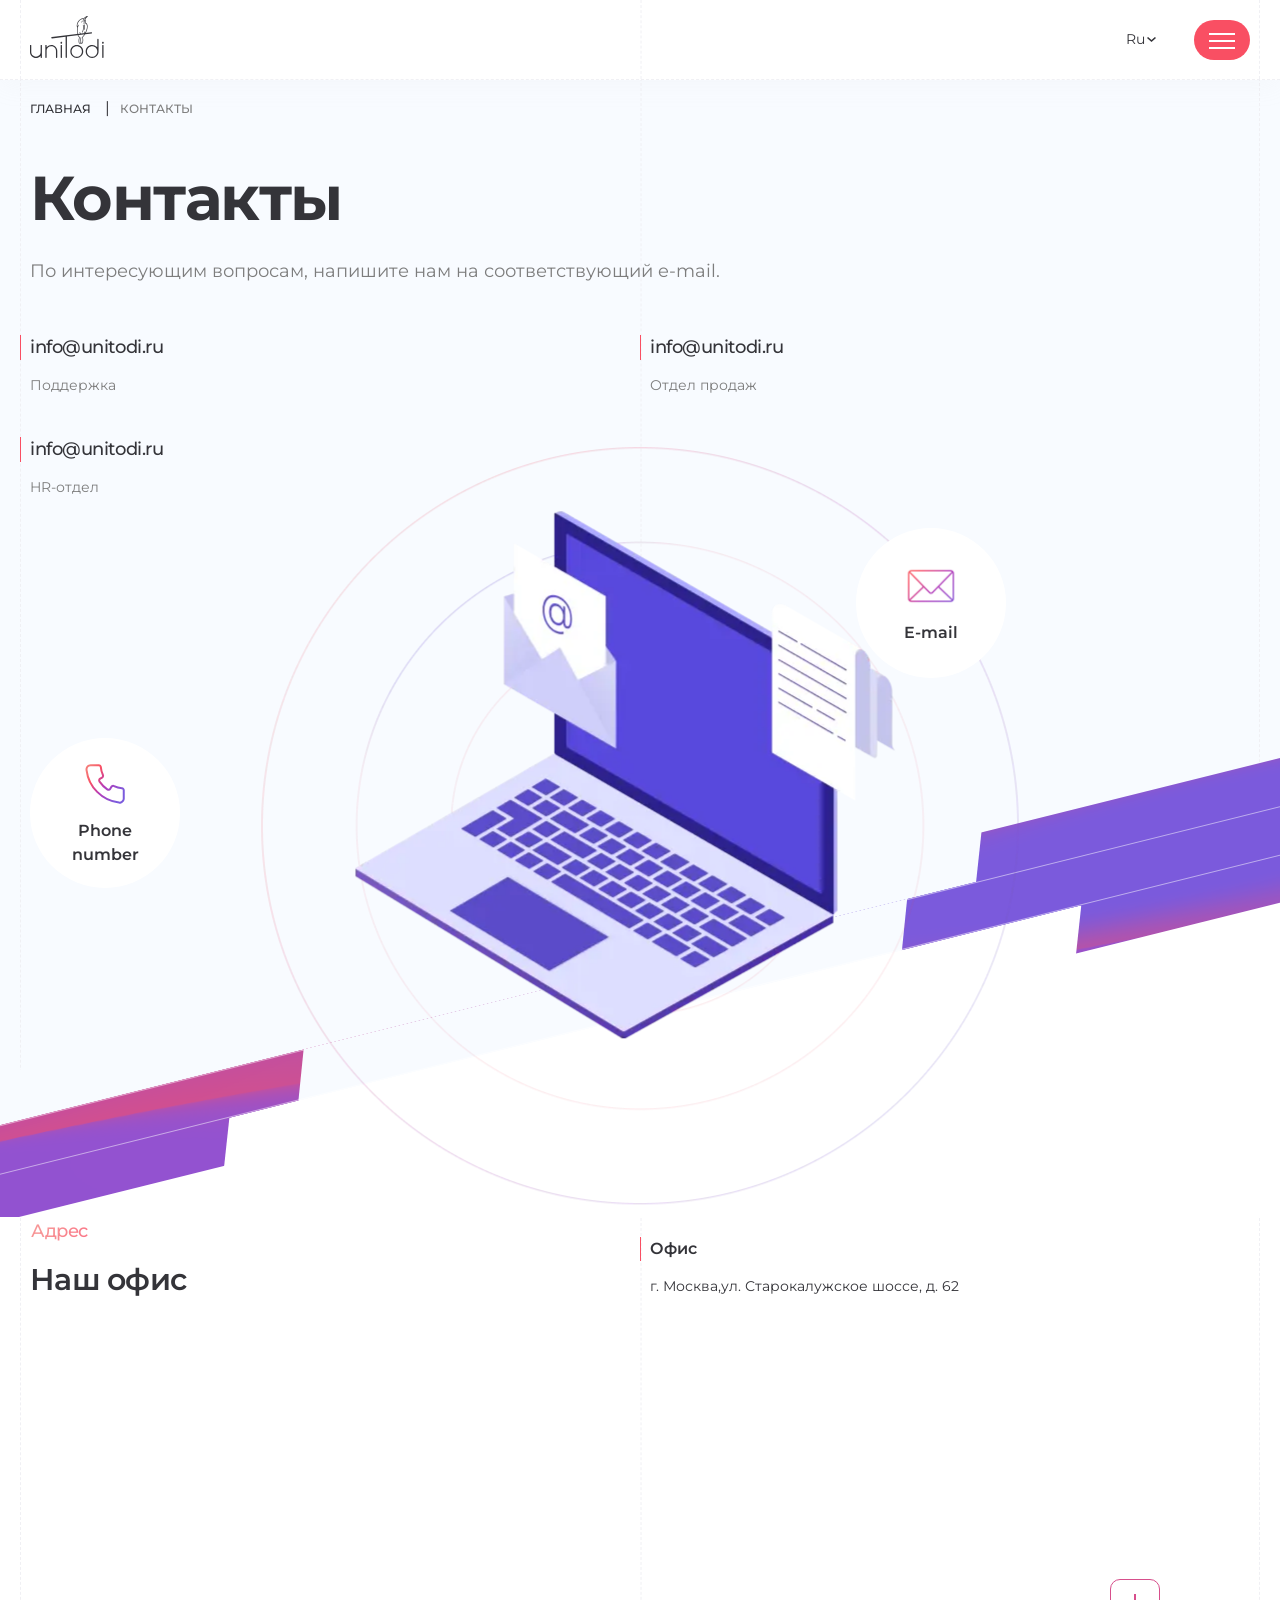
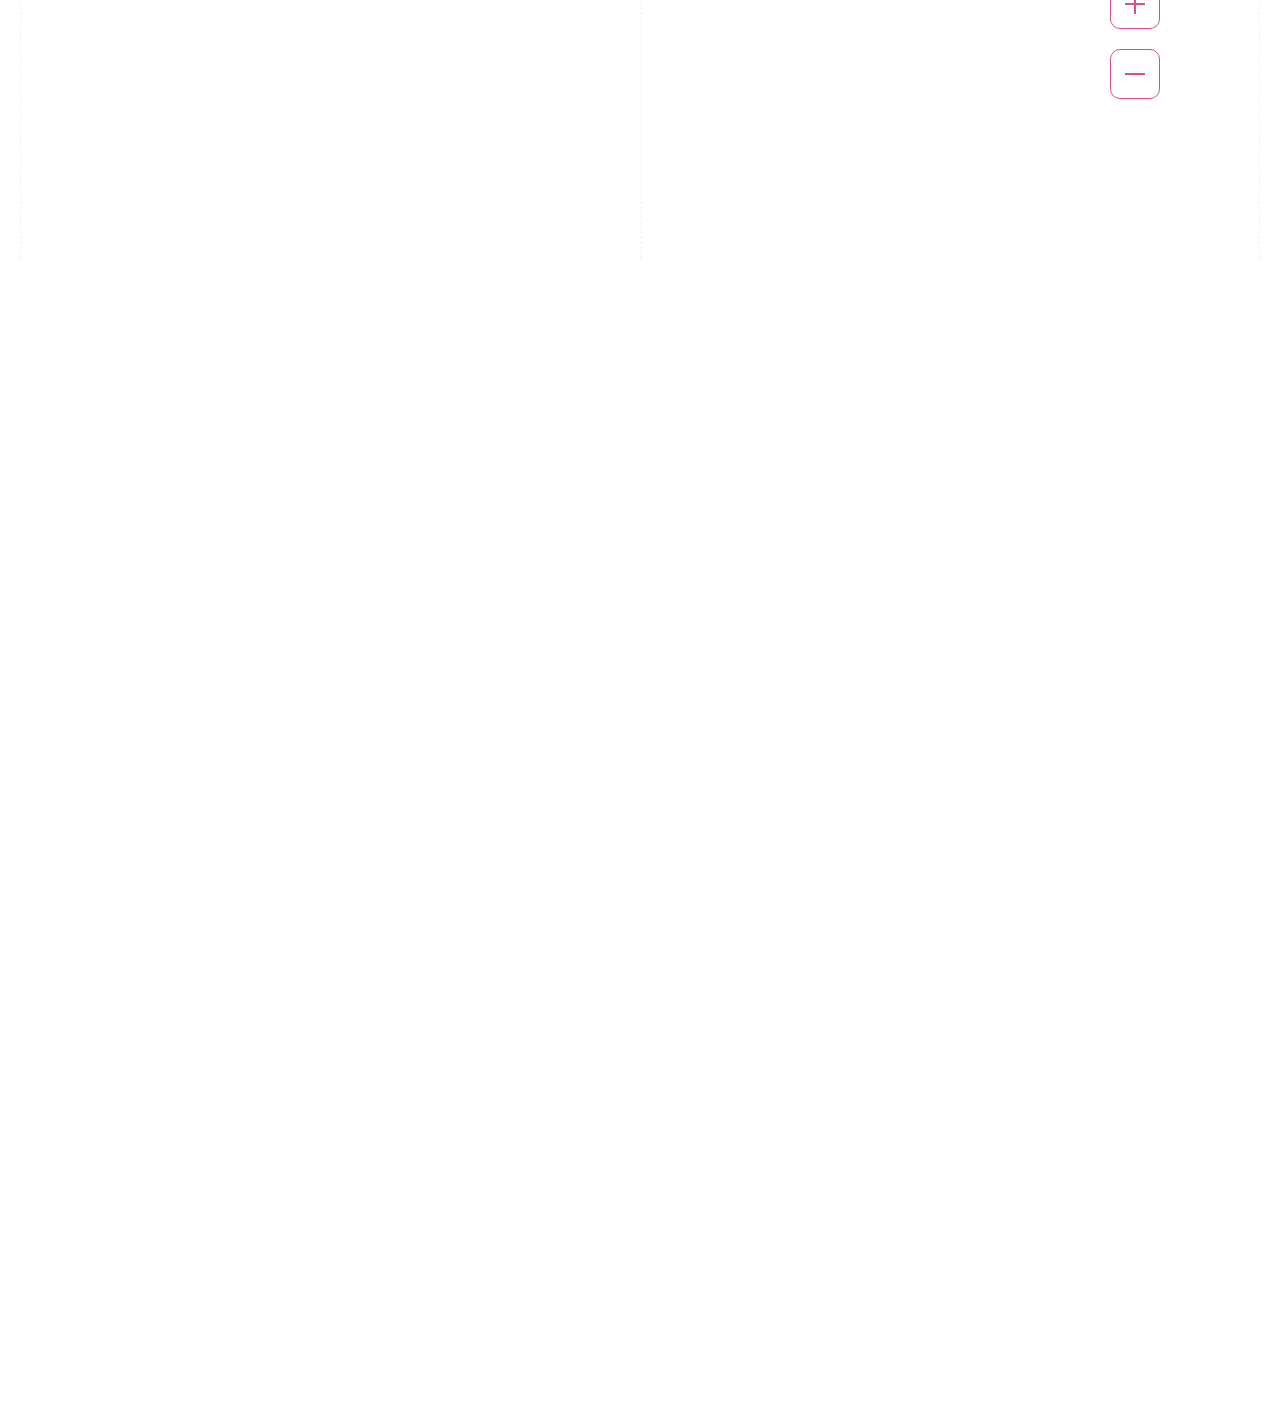
<file: contacts.html>
<!DOCTYPE html>
<html lang="en">
<head>
    <meta charset="UTF-8">
    <meta name="viewport" content="width=device-width, initial-scale=1.0">
    <link rel="shortcut icon" href="img/favicon.ico" type="image/x-icon">
    <link rel="stylesheet" href="css/swiper.min.css">
    <link rel="stylesheet" href="css/reset.css">
    <link rel="stylesheet" href="css/style.css">
    <script>window.console = window.console || function(t) {};</script>
    <title>Unitodi contacts</title>
</head>
<body>
  <div class="overlay"></div>
  <header class="header">
    <div class="header__close"></div>
    <div class="border"><span></span></div>
    <div class="header__progress">
      <div class="header__progress_bar"></div>
    </div>
    <div class="container header__container">
      <div class="header__block">
        <a href="index.html" class="header__logo">
          <svg xmlns="http://www.w3.org/2000/svg" width="74" height="42" viewBox="0 0 74 42" fill="none">
            <path d="M52.2763 16.4081C52.4337 16.5129 52.6481 16.455 52.7297 16.2811C53.4058 14.832 53.7859 13.2119 53.7859 11.5033C53.7859 10.6505 53.6909 9.81968 53.5117 9.02198C53.4738 8.85914 53.3216 8.7515 53.156 8.77636C52.9768 8.80392 52.86 8.98059 52.8979 9.16276C53.0662 9.91628 53.156 10.7001 53.156 11.5033C53.156 13.1152 52.8003 14.6416 52.1621 16.0078C52.0971 16.1514 52.1433 16.3197 52.2736 16.4081H52.2763ZM54.4538 13.7942C54.6304 13.8411 54.8095 13.728 54.8422 13.5458C54.9643 12.8834 55.027 12.2016 55.027 11.5033C55.027 10.5814 54.9155 9.68444 54.7066 8.82603C54.6683 8.66594 54.5135 8.56105 54.3535 8.58866C54.1717 8.61626 54.0549 8.79843 54.0981 8.98059C54.2938 9.78928 54.3971 10.6339 54.3971 11.5061C54.3971 12.163 54.337 12.8061 54.2232 13.4327C54.1931 13.5955 54.2938 13.7556 54.4512 13.797L54.4538 13.7942ZM51.3447 5.5277C51.0975 5.5277 50.8969 5.73193 50.8969 5.98309C50.8969 6.23429 51.0975 6.43852 51.3447 6.43852C51.5919 6.43852 51.7928 6.23429 51.7928 5.98309C51.7928 5.73193 51.5919 5.5277 51.3447 5.5277ZM57.6854 0.523595C57.6366 0.562239 57.5874 0.600879 57.5385 0.642279C56.6126 1.40959 55.8444 2.36459 55.2956 3.45208C55.5589 3.79433 55.7546 4.20836 55.8797 4.68033C56.0397 5.29307 56.0642 5.9748 55.9665 6.6814C56.5938 7.16993 57.0525 7.80753 57.3349 8.5914C58.4889 11.8097 56.181 16.4246 55.4451 17.7633C54.5436 19.4055 53.6774 20.5565 52.8273 21.2383C52.8221 21.2272 53.2075 22.3478 53.2075 24.0287C53.2075 25.1549 53.0692 27.777 51.7928 27.777C51.3992 27.777 51.114 27.5286 50.9074 27.1504C50.655 27.5286 50.3293 27.7852 49.9192 27.7852C49.8895 27.7852 49.8568 27.7852 49.8267 27.7797C48.3332 27.6252 48.5751 24.4317 48.6375 23.7941C48.6728 23.4463 48.8058 22.3119 49.178 21.3983C48.3362 20.7525 47.6898 19.607 47.3423 18.0724C46.9077 16.1514 46.8401 13.7473 47.2691 11.553C47.076 11.2301 46.9321 10.8602 46.8453 10.449C46.5275 8.96402 46.9539 7.12305 47.9884 5.5277C49.2295 3.61216 51.22 2.32595 52.9415 2.32595C53.2375 2.32595 53.5226 2.36459 53.7886 2.43635C54.6251 1.27987 55.8414 0.424231 57.2482 0.0543759C57.3131 0.0378152 57.3785 0.0212545 57.4465 0.00745392C57.7451 -0.0587889 57.9269 0.333147 57.688 0.523595H57.6854ZM56.0018 1.26055C54.4486 2.17691 53.3652 3.83296 53.221 5.7485C53.2075 5.93067 53.0474 6.06866 52.8626 6.04384C52.6943 6.01898 52.5832 5.85888 52.5967 5.68775C52.6699 4.71622 52.9633 3.80813 53.4193 3.01046C53.2646 2.98286 53.1072 2.9663 52.9389 2.9663C51.4209 2.9663 49.6397 4.13658 48.5098 5.88099C47.5677 7.33557 47.1714 8.99438 47.4565 10.3165C47.4726 10.3882 47.4888 10.46 47.5106 10.5318C47.6571 10.0101 47.8336 9.50777 48.0455 9.0358C48.1296 8.8481 48.3685 8.79014 48.5316 8.92538C48.6431 9.01923 48.6728 9.18208 48.6131 9.31457C47.5215 11.7711 47.3397 15.2267 47.9531 17.9344C48.2656 19.3172 48.8088 20.2805 49.4684 20.827L49.6611 20.9705C49.835 21.1003 49.8974 21.3349 49.808 21.5336C49.5582 22.0967 49.3546 22.9275 49.2622 23.8659C49.0882 25.6268 49.3681 27.098 49.8895 27.1532C50.1363 27.178 50.3943 26.8799 50.6145 26.3693C50.4135 25.5661 50.3756 24.6084 50.3756 24.037C50.3756 23.4657 50.4135 22.4223 50.6415 21.5971C50.6903 21.4149 50.8887 21.3155 51.0652 21.3873C51.2173 21.448 51.2906 21.6247 51.247 21.7847C51.0975 22.3506 51.0025 23.151 51.0025 24.037C51.0025 25.7538 51.3556 27.1449 51.7876 27.1449C52.2192 27.1449 52.5723 25.7538 52.5723 24.037C52.5723 22.8585 52.4066 21.8345 52.1621 21.3072C52.0914 21.1555 52.1377 20.9733 52.2706 20.8684L52.5152 20.678C53.3513 19.9741 54.1608 18.7928 54.8937 17.4624C56.5258 14.4953 58.2365 9.66512 55.8253 7.40731C55.8196 7.43492 55.8117 7.45977 55.8061 7.48738C55.7546 7.68333 55.5375 7.78821 55.3527 7.68608C55.2224 7.61433 55.1653 7.45702 55.2036 7.31346C55.4342 6.44127 55.4639 5.5884 55.2712 4.85421C55.2036 4.59201 55.1055 4.35464 54.9861 4.14212C54.5706 5.16886 54.34 6.29225 54.34 7.47081C54.34 7.53152 54.34 7.59226 54.34 7.65297C54.3453 7.84067 54.1931 7.99523 54.0061 7.98141C53.843 7.97038 53.7153 7.82685 53.7127 7.65851C53.7127 7.59501 53.7127 7.5343 53.7127 7.47081C53.7127 5.09712 54.5763 2.92766 56.0018 1.27159V1.26055Z" fill="currentColor"/>
            <path d="M31.317 28.9043C31.1378 28.9043 30.9912 28.965 30.8663 29.092C30.7441 29.2162 30.6816 29.3708 30.6816 29.5502V41.3551C30.6816 41.5372 30.7414 41.6865 30.8663 41.8133C30.9912 41.9404 31.1378 42.0012 31.317 42.0012C31.4962 42.0012 31.6456 41.9404 31.7732 41.8133C31.9008 41.6865 31.9633 41.5372 31.9633 41.3551V29.5502C31.9633 29.368 31.9008 29.219 31.7732 29.092C31.6456 28.965 31.4962 28.9043 31.317 28.9043Z" fill="currentColor"/>
            <path d="M21.2948 28.9041C19.6927 28.9041 18.1693 29.6052 16.7627 30.988C16.7464 31.0046 16.7247 31.0129 16.7003 31.0129C16.6894 31.0129 16.6758 31.0129 16.665 31.0046C16.6324 30.9908 16.6107 30.9577 16.6107 30.9218V29.5473C16.6107 29.3678 16.5482 29.2133 16.426 29.0891C16.3011 28.9621 16.1545 28.9014 15.9753 28.9014C15.7961 28.9014 15.6494 28.9621 15.5245 29.0891C15.4023 29.2133 15.3398 29.3678 15.3398 29.5473V41.3523C15.3398 41.5344 15.3996 41.6833 15.5245 41.8105C15.6494 41.9373 15.7961 41.998 15.9753 41.998C16.1545 41.998 16.3011 41.9373 16.426 41.8105C16.5509 41.6833 16.6107 41.5344 16.6107 41.3523V34.9653C16.6107 33.6515 17.0696 32.5199 17.9765 31.6063C18.8998 30.6679 20.0131 30.1931 21.292 30.1931C22.571 30.1931 23.6816 30.6679 24.594 31.6063C25.5091 32.5116 25.9734 33.6432 25.9734 34.9653V41.3523C25.9734 41.5344 26.0331 41.6833 26.1581 41.8105C26.283 41.9373 26.4296 41.998 26.6088 41.998C26.7881 41.998 26.9374 41.9373 27.065 41.8105C27.1927 41.6833 27.2551 41.5344 27.2551 41.3523V34.9653C27.2551 33.2982 26.6631 31.8574 25.4955 30.6789C24.3523 29.5003 22.9376 28.9041 21.292 28.9041H21.2948Z" fill="currentColor"/>
            <path d="M11.2717 28.9043C11.0925 28.9043 10.9458 28.965 10.8209 29.092C10.6987 29.2162 10.6363 29.3708 10.6363 29.5502V35.9371C10.6363 37.2509 10.172 38.3853 9.25684 39.307C8.34175 40.2372 7.23115 40.7095 5.95219 40.7095C4.67323 40.7095 3.57349 40.2372 2.63667 39.307C1.72972 38.3853 1.27081 37.2509 1.27081 35.9371V29.5502C1.27081 29.3708 1.20836 29.2162 1.08617 29.092C0.961256 28.965 0.814624 28.9043 0.635408 28.9043C0.456189 28.9043 0.309557 28.965 0.184648 29.092C0.0624545 29.2162 0 29.3708 0 29.5502V35.9371C0 37.6125 0.583815 39.0562 1.73515 40.2345C2.90821 41.4048 4.32836 41.9985 5.95219 41.9985C7.57602 41.9985 9.07762 41.2971 10.4842 39.9145C10.5005 39.8977 10.5222 39.8897 10.5467 39.8897C10.5575 39.8897 10.5711 39.8897 10.582 39.8977C10.6146 39.9115 10.6363 39.9447 10.6363 39.9806V41.3551C10.6363 41.5372 10.696 41.6865 10.8209 41.8133C10.9458 41.9404 11.0925 42.0012 11.2717 42.0012C11.4509 42.0012 11.6002 41.9404 11.7279 41.8133C11.8555 41.6865 11.9179 41.5372 11.9179 41.3551V29.5502C11.9179 29.3708 11.8555 29.2162 11.7279 29.092C11.603 28.9678 11.4482 28.9043 11.2717 28.9043Z" fill="currentColor"/>
            <path d="M51.3239 30.8206C50.0719 29.5482 48.5405 28.9023 46.7701 28.9023C44.9997 28.9023 43.4683 29.5482 42.2163 30.8206C40.9647 32.093 40.3291 33.6498 40.3291 35.4493C40.3291 37.2489 40.9647 38.8057 42.2163 40.0779C43.4683 41.3505 44.9997 41.9965 46.7701 41.9965C48.5405 41.9965 50.0719 41.3505 51.3239 40.0779C52.5755 38.8057 53.2111 37.2489 53.2111 35.4493C53.2111 33.6498 52.5755 32.093 51.3239 30.8206ZM50.4224 39.1646C49.4149 40.1886 48.1847 40.7075 46.7675 40.7075C45.3498 40.7075 44.12 40.1886 43.1126 39.1646C42.1051 38.1405 41.5946 36.8901 41.5946 35.4493C41.5946 34.0085 42.1051 32.7582 43.1126 31.7343C44.12 30.7102 45.3498 30.1913 46.7675 30.1913C48.1847 30.1913 49.4123 30.7102 50.4224 31.7343C51.4216 32.75 51.9294 34.0003 51.9294 35.4493C51.9294 36.8984 51.4216 38.146 50.4224 39.1646Z" fill="currentColor"/>
            <path d="M62.1315 16.6983C62.0909 16.3726 61.8193 16.127 61.4963 16.127C61.4692 16.127 61.4448 16.127 61.4174 16.1325L21.8539 21.1035C21.6855 21.1255 21.5335 21.2111 21.4276 21.3491C21.3217 21.4871 21.2755 21.6555 21.2972 21.8294C21.338 22.1551 21.6095 22.4007 21.9327 22.4007C21.9598 22.4007 21.9842 22.4007 22.0114 22.3952L35.526 20.7005C35.526 20.7005 35.5342 20.7005 35.5369 20.7005C35.5586 20.7005 35.5803 20.7087 35.5966 20.7226C35.6156 20.7391 35.6265 20.7639 35.6265 20.7916V41.3488C35.6265 41.7077 35.9143 42.0002 36.2673 42.0002C36.6203 42.0002 36.9082 41.7077 36.9082 41.3488V20.6066C36.9082 20.5625 36.9408 20.5238 36.9869 20.5183L61.5804 17.4242C61.9305 17.38 62.1807 17.0544 62.1371 16.6983H62.1315Z" fill="currentColor"/>
            <path d="M72.8758 28.9043C72.6966 28.9043 72.5501 28.965 72.425 29.092C72.303 29.2162 72.2402 29.3708 72.2402 29.5502V41.3551C72.2402 41.5372 72.3003 41.6865 72.425 41.8133C72.5501 41.9404 72.6966 42.0012 72.8758 42.0012C73.055 42.0012 73.2045 41.9404 73.3318 41.8133C73.4595 41.6865 73.5219 41.5372 73.5219 41.3551V29.5502C73.5219 29.368 73.4595 29.219 73.3318 29.092C73.2045 28.965 73.055 28.9043 72.8758 28.9043Z" fill="currentColor"/>
            <path d="M55.3508 17.5885C55.1769 17.5885 55.0356 17.4449 55.0356 17.2683C55.0356 16.8046 54.6638 16.4265 54.2074 16.4265C54.0338 16.4265 53.8926 16.283 53.8926 16.1063C53.8926 15.9297 54.0338 15.7861 54.2074 15.7861C55.0086 15.7861 55.6629 16.4486 55.6629 17.2655C55.6629 17.4422 55.5217 17.5857 55.3478 17.5857L55.3508 17.5885Z" fill="currentColor"/>
            <path d="M51.0145 17.8642C51.0145 17.05 50.3628 16.3848 49.5589 16.3848C49.3854 16.3848 49.2441 16.5283 49.2441 16.705C49.2441 16.8816 49.3854 17.0251 49.5589 17.0251C50.0153 17.0251 50.3872 17.4033 50.3872 17.8669C50.3872 18.0436 50.5284 18.1871 50.7024 18.1871C50.8759 18.1871 51.0171 18.0436 51.0171 17.8669L51.0145 17.8642Z" fill="currentColor"/>
            <path d="M31.3165 25.8613C31.0775 25.8613 30.8684 25.9497 30.6973 26.1263C30.5263 26.303 30.4366 26.5127 30.4366 26.7556C30.4366 26.9985 30.5208 27.2166 30.6946 27.3904C30.8657 27.5616 31.0748 27.6499 31.3138 27.6499C31.5527 27.6499 31.7699 27.5643 31.9383 27.3904C32.1066 27.2193 32.1935 27.0068 32.1935 26.7556C32.1935 26.5045 32.1066 26.3002 31.9383 26.1263C31.7699 25.9524 31.5608 25.8641 31.3138 25.8641L31.3165 25.8613Z" fill="currentColor"/>
            <path d="M72.8757 27.6471C73.1229 27.6471 73.3321 27.5616 73.5004 27.3877C73.6687 27.2166 73.7554 27.004 73.7554 26.7529C73.7554 26.5017 73.6687 26.2974 73.5004 26.1236C73.3321 25.9497 73.1229 25.8613 72.8757 25.8613C72.6285 25.8613 72.4276 25.9497 72.2567 26.1263C72.0857 26.303 71.996 26.5127 71.996 26.7556C71.996 26.9985 72.0801 27.2166 72.254 27.3904C72.4249 27.5616 72.6342 27.6499 72.8731 27.6499L72.8757 27.6471Z" fill="currentColor"/>
            <path d="M67.9333 22.8369C67.5802 22.8369 67.2924 23.1295 67.2924 23.4883V31.2194C67.2924 31.2552 67.2706 31.2884 67.238 31.3022C67.2271 31.3077 67.2165 31.3105 67.2027 31.3105C67.1782 31.3105 67.1564 31.3022 67.1403 31.2828L66.7248 30.8606C65.5273 29.6434 63.9143 28.9257 62.2229 28.9036C60.4142 28.8816 58.85 29.5274 57.5766 30.8192C56.325 32.0916 55.6895 33.6483 55.6895 35.4479C55.6895 37.2475 56.325 38.8043 57.5766 40.0765C58.8286 41.3491 60.3601 41.9948 62.1305 41.9948C63.9008 41.9948 65.4732 41.3075 66.6843 40.0792C67.9359 38.807 68.5715 37.2502 68.5715 35.4506V23.4883C68.5715 23.1295 68.2834 22.8369 67.9306 22.8369H67.9333ZM65.7854 39.1628C64.7779 40.1869 63.5477 40.7058 62.1305 40.7058C60.7128 40.7058 59.483 40.1869 58.4755 39.1628C57.4681 38.139 56.9576 36.8887 56.9576 35.4479C56.9576 34.0071 57.4681 32.7567 58.4755 31.7327C59.483 30.7087 60.7128 30.1899 62.1305 30.1899C63.5477 30.1899 64.7753 30.7087 65.7854 31.7327C66.7846 32.7485 67.2924 33.9988 67.2924 35.4479C67.2924 36.8969 66.7846 38.1445 65.7854 39.1628Z" fill="currentColor"/>
          </svg>
        </a>
        <div class="header__navigation">
          <button class="header__navigation_close body_small">
            <span>Закрыть</span>
            <svg xmlns="http://www.w3.org/2000/svg" width="24" height="24" viewBox="0 0 24 24" fill="none">
              <path d="M20.0304 5.02934L18.9697 3.96875L12.0001 10.9384L5.03041 3.96875L3.96973 5.02934L10.9394 11.999L3.96973 18.9688L5.03041 20.0293L12.0001 13.0597L18.9697 20.0293L20.0304 18.9688L13.0607 11.999L20.0304 5.02934Z" fill="currentColor"/>
            </svg>
          </button>
          <div class="header__navigation_scroll">
            <nav class="header__nav">
              <ul class="header__nav_list">
                <li class="header__nav_item">
                  <a href="aboutus.html" class="header__nav_link body_small"><span>О нас</span></a>
                </li>
                <li class="header__nav_item">
                  <a href="terminals.html" class="header__nav_link body_small">
                    <span>Терминалы</span>
                    <div class="header__nav_link_svg">
                      <svg xmlns="http://www.w3.org/2000/svg" width="15" height="16" viewBox="0 0 15 16" fill="none">
                        <path d="M4.33496 13.2469L8.4551 8.66736L4.33496 4.07783L5.60339 2.66797L11.0009 8.66736L5.60339 14.6667L4.33496 13.2469Z" fill="currentColor"/>
                      </svg>
                    </div>
                  </a>
                </li>
                <li class="header__nav_item">
                  <a href="software.html" class="header__nav_link body_small">
                    <span>Программное обеспечение</span>
                    <div class="header__nav_link_svg">
                      <svg xmlns="http://www.w3.org/2000/svg" width="15" height="16" viewBox="0 0 15 16" fill="none">
                        <path d="M4.33496 13.2469L8.4551 8.66736L4.33496 4.07783L5.60339 2.66797L11.0009 8.66736L5.60339 14.6667L4.33496 13.2469Z" fill="currentColor"/>
                      </svg>
                    </div>
                  </a>
                </li>
                <li class="header__nav_item">
                  <a href="vacancies.html" class="header__nav_link body_small"><span>Вакансии</span></a>
                </li>
                <li class="header__nav_item">
                  <a href="contacts.html" class="header__nav_link body_small"><span>Контакты</span></a>
                </li>
              </ul>
            </nav>
            <div class="header__navigation_social">
              <a href="tel://8800" class="btn btn__secondary header__navigation__btn">
                <span>Связаться</span>
                <span class="btn__arrow">
                  <svg xmlns="http://www.w3.org/2000/svg" width="5" height="9" viewBox="0 0 5 9" fill="none">
                    <path d="M0 7.935L3.09042 4.5L0 1.0575L0.951417 0L5 4.5L0.951417 9L0 7.935Z" fill="currentColor"/>
                  </svg>
                </span>
              </a>
              <div class="header__socials">
                <a href="#" class="header__social">
                  <img src="img/icon/tg.svg" alt="">
                </a>
                <a href="#" class="header__social">
                  <img src="img/icon/yt.svg" alt="">
                </a>
                <a href="#" class="header__social">
                  <img src="img/icon/vk.svg" alt="">
                </a>
              </div>
            </div>
          </div>
          <div class="header__popups">
            <div class="header__popup popup"></div>
            <div class="header__popup popup">
              <div class="container header__popup_container">
                <div class="border"><span></span></div>
                <div class="header__nav_flex">
                  <div class="header__nav_left">
                    <button class="header__nav_left_close body_small">
                      <svg xmlns="http://www.w3.org/2000/svg" width="24" height="24" viewBox="0 0 24 24" fill="none">
                        <path d="M10.742 6L4 12.5L10.742 19L11.8751 17.9075L7.06758 13.2725H21V11.7274H7.06773L11.8751 7.09254L10.742 6Z" fill="currentColor"/>
                      </svg>
                      <span>Назад</span>
                    </button>
                    <div class="header__nav_scroll">
                      <div class="header__subnav">
                        <a href="#" class="header__sublink body_caption">
                          <span>Мобильные терминалы</span>
                          <div class="header__sublink_svg">
                            <svg xmlns="http://www.w3.org/2000/svg" width="15" height="16" viewBox="0 0 15 16" fill="none">
                              <path d="M4 13.2469L8.12014 8.66736L4 4.07783L5.26843 2.66797L10.666 8.66736L5.26843 14.6667L4 13.2469Z" fill="currentColor"/>
                            </svg>
                          </div>
                        </a>
                      </div>
                      <div class="header__subnav">
                        <a href="#" class="header__sublink body_caption">
                          <span>Кассовые аппараты</span>
                          <div class="header__sublink_svg">
                            <svg xmlns="http://www.w3.org/2000/svg" width="15" height="16" viewBox="0 0 15 16" fill="none">
                              <path d="M4 13.2469L8.12014 8.66736L4 4.07783L5.26843 2.66797L10.666 8.66736L5.26843 14.6667L4 13.2469Z" fill="currentColor"/>
                            </svg>
                          </div>
                        </a>
                      </div>
                      <div class="header__subnav">
                        <a href="#" class="header__sublink body_caption">
                          <span>Стационарные решения</span>
                          <div class="header__sublink_svg">
                            <svg xmlns="http://www.w3.org/2000/svg" width="15" height="16" viewBox="0 0 15 16" fill="none">
                              <path d="M4 13.2469L8.12014 8.66736L4 4.07783L5.26843 2.66797L10.666 8.66736L5.26843 14.6667L4 13.2469Z" fill="currentColor"/>
                            </svg>
                          </div>
                        </a>
                      </div>
                      <div class="header__subnav">
                        <a href="#" class="header__sublink body_caption">
                          <span>Интеллектуальный Пин-Пад</span>
                          <div class="header__sublink_svg">
                            <svg xmlns="http://www.w3.org/2000/svg" width="15" height="16" viewBox="0 0 15 16" fill="none">
                              <path d="M4 13.2469L8.12014 8.66736L4 4.07783L5.26843 2.66797L10.666 8.66736L5.26843 14.6667L4 13.2469Z" fill="currentColor"/>
                            </svg>
                          </div>
                        </a>
                      </div>
                    </div>
                  </div>
                  <div class="header__nav_right">
                    <button class="header__nav_right_close body_small">
                      <svg xmlns="http://www.w3.org/2000/svg" width="24" height="24" viewBox="0 0 24 24" fill="none">
                        <path d="M10.742 6L4 12.5L10.742 19L11.8751 17.9075L7.06758 13.2725H21V11.7274H7.06773L11.8751 7.09254L10.742 6Z" fill="currentColor"/>
                      </svg>
                      <span>Назад</span>
                    </button>
                    <div class="header__nav_scroll">
                      <div class="header__nav_scroll_flex">
                        <div class="header__subsubnav">
                          <a href="terminalCard.html" class="header__subsublink body_caption">
                            <span>Биометрический терминал P8 BIO</span>
                          </a>
                          <a href="#" class="header__subsublink body_caption">
                            <span>Мобильный/стационарный терминал MF 960</span>
                          </a>
                          <a href="#" class="header__subsublink body_caption">
                            <span>Мобильный терминал K9</span>
                          </a>
                          <a href="#" class="header__subsublink body_caption">
                            <span>Мобильный терминал K10</span>
                          </a>
                          <a href="#" class="header__subsublink body_caption">
                            <span>Биометрический терминал P8 BIO</span>
                          </a>
                          <a href="#" class="header__subsublink body_caption">
                            <span>Биометрический терминал P8 BIO</span>
                          </a>
                          <a href="#" class="header__subsublink body_caption">
                            <span>Биометрический терминал P8 BIO</span>
                          </a>
                          <a href="#" class="header__subsublink body_caption">
                            <span>Биометрический терминал P8 BIO</span>
                          </a>
                          <a href="#" class="header__subsublink body_caption">
                            <span>Биометрический терминал P8 BIO</span>
                          </a>
                          <a href="#" class="header__subsublink body_caption">
                            <span>Биометрический терминал P8 BIO</span>
                          </a>
                        </div>
                        <div class="header__subsubnav">
                          <a href="#" class="header__subsublink body_caption">
                            <span>Биометрический терминал P8 BIO</span>
                          </a>
                        </div>
                        <div class="header__subsubnav">
                          <a href="#" class="header__subsublink body_caption">
                            <span>Биометрический терминал P8 BIO</span>
                          </a>
                        </div>
                        <div class="header__subsubnav">
                          <a href="#" class="header__subsublink body_caption">
                            <span>Биометрический терминал P8 BIO</span>
                          </a>
                        </div>
                      </div>
                    </div>
                  </div>
                </div>
              </div>
              <div class="header__popup_close"></div>
            </div>
            <div class="header__popup popup">
              <div class="container header__popup_container">
                <div class="border"><span></span></div>
                <div class="header__nav_flex">
                  <div class="header__nav_left">
                    <button class="header__nav_left_close body_small">
                      <svg xmlns="http://www.w3.org/2000/svg" width="24" height="24" viewBox="0 0 24 24" fill="none">
                        <path d="M10.742 6L4 12.5L10.742 19L11.8751 17.9075L7.06758 13.2725H21V11.7274H7.06773L11.8751 7.09254L10.742 6Z" fill="currentColor"/>
                      </svg>
                      <span>Назад</span>
                    </button>
                    <div class="header__nav_scroll">
                      <div class="header__subnav">
                        <a href="software.html" class="header__sublink body_caption">
                          <span>Программное обеспечение</span>
                          <div class="header__sublink_svg">
                            <svg xmlns="http://www.w3.org/2000/svg" width="15" height="16" viewBox="0 0 15 16" fill="none">
                              <path d="M4 13.2469L8.12014 8.66736L4 4.07783L5.26843 2.66797L10.666 8.66736L5.26843 14.6667L4 13.2469Z" fill="currentColor"/>
                            </svg>
                          </div>
                        </a>
                      </div>
                    </div>
                  </div>
                  <div class="header__nav_right">
                    <button class="header__nav_right_close body_small">
                      <svg xmlns="http://www.w3.org/2000/svg" width="24" height="24" viewBox="0 0 24 24" fill="none">
                        <path d="M10.742 6L4 12.5L10.742 19L11.8751 17.9075L7.06758 13.2725H21V11.7274H7.06773L11.8751 7.09254L10.742 6Z" fill="currentColor"/>
                      </svg>
                      <span>Назад</span>
                    </button>
                    <div class="header__nav_scroll">
                      <div class="header__nav_scroll_flex">
                        <div class="header__subsubnav">
                          <a href="softwareCard.html" class="header__subsublink body_caption">
                            <span>Unitodi pay app</span>
                          </a>
                          <a href="#" class="header__subsublink body_caption">
                            <span>Unitodi Soft POS</span>
                          </a>
                          <a href="#" class="header__subsublink body_caption">
                            <span>Unitodi СБП virtual POS</span>
                          </a>
                          <a href="#" class="header__subsublink body_caption">
                            <span>Unitodi PSP</span>
                          </a>
                          <a href="#" class="header__subsublink body_caption">
                            <span>Unitodi TMS</span>
                          </a>
                          <a href="#" class="header__subsublink body_caption">
                            <span>Unitodi RKL</span>
                          </a>
                        </div>
                      </div>
                    </div>
                  </div>
                </div>
              </div>
              <div class="header__popup_close"></div>
            </div>
            <div class="header__popup popup"></div>
            <div class="header__popup popup"></div>
          </div>
        </div>
        <div class="header__btn_wrapper">
          <div class="header__language">
            <a>
              <span id="language" class="body_small">Ru</span>
              <svg xmlns="http://www.w3.org/2000/svg" width="5" height="9" viewBox="0 0 5 9" fill="none">
                <path d="M0 7.935L3.09042 4.5L0 1.0575L0.951417 0L5 4.5L0.951417 9L0 7.935Z" fill="currentColor"/>
              </svg>
            </a>
          </div>
          <div class="header__language_wrapper">
            <span class="body_small" id="RU">Русский</span>
            <span class="body_small" id="EN">English</span>
          </div>
          <a href="" class="btn btn__secondary header__btn">
            <span>Связаться</span>
            <span class="btn__arrow">
              <svg xmlns="http://www.w3.org/2000/svg" width="5" height="9" viewBox="0 0 5 9" fill="none">
                <path d="M0 7.935L3.09042 4.5L0 1.0575L0.951417 0L5 4.5L0.951417 9L0 7.935Z" fill="currentColor"/>
              </svg>
            </span>
          </a>
          <button class="header__burger" aria-label="Открыть меню">
            <div class="header__burger_flex">
              <span></span>
              <span></span>
              <span></span>
            </div>
          </button>
        </div>
      </div>
    </div>
  </header>
  <main class="main" data-scroll-container>
    <div class="border"><span></span></div>
    <section class="top" data-scroll-section id="top"><div class="border"><span></span></div></section> 
    <section class="hero hero__terminal hero_contacts" data-scroll-section>
      <div class="hero__back">
        <span class="hero__back_line"></span>
        <span class="hero__back_line"></span>
        <span class="hero__back_line"></span>
        <canvas class="hero__gradient_one" data-transition-in></canvas>
        <div class="border"><span></span></div>
      </div>
      <div class="container hero__container">
        <ul class="breadcrumbs__list">
          <li class="breadcrumbs__item animate_top">
            <a href="index.html" class="body_caption breadcrumbs__link">Главная</a>
          </li>
          <li class="breadcrumbs__item animate_top">
            <a href="contacts.html" class="body_caption breadcrumbs__link">Контакты</a>
          </li>
        </ul>
        <div class="hero__block">
          <div class="hero__flex">
            <div class="hero__info">
              <p class="hero__head animate_right">Контакты</p>
              <p class="hero__desc body_one animate_left">По интересующим вопросам, напишите нам на соответствующий e-mail.</p>
              <div class="hero_contacts__mail_wrapper">
                <div class="hero_contacts__mail_item">
                  <a class="text_line sub_one animate_top" href="mailto:info@unitodi.ru">info@unitodi.ru</a>
                  <p class="body_small animate_left">Поддержка</p>
                </div>
                <div class="hero_contacts__mail_item">
                  <a class="text_line sub_one animate_top" href="mailto:info@unitodi.ru">info@unitodi.ru</a>
                  <p class="body_small animate_left">Отдел продаж</p>
                </div>
                <div class="hero_contacts__mail_item">
                  <a class="text_line sub_one animate_top" href="mailto:info@unitodi.ru">info@unitodi.ru</a>
                  <p class="body_small animate_left">HR-отдел</p>
                </div>
              </div>
            </div>
            <div class="hero_contacts__img_wrapper">
              <div class="hero_contacts__img_computer animate_image">
                <img src="img/contacts/computer.webp" alt="">
              </div>
              <div class="hero_contacts hero__circles_js">
                <div class="hero_contacts__img_mail">
                  <span class="hero_contacts__flex hero__circle_js">
                    <img src="img/contacts/mail.svg" alt="">
                    <span class="hero_contacts__head sub_two">E-mail</span>
                  </span>
                </div>
                <div class="hero_contacts__img_phone">
                  <span class="hero_contacts__flex hero__circle_js">
                    <img src="img/contacts/phone.svg" alt="">
                    <span class="hero_contacts__head sub_two">Phone number</span>
                  </span>
                </div>
              </div>
            </div>
          </div>
        </div>
      </div>
    </section>
    <section class="contacts" data-scroll-section>
      <div class="container contacts__container">
        <div class="border"><span></span></div>
        <div class="contacts__block">
          <div class="contacts__top">
            <div class="contacts__top_box">
              <p class="contacts_top__name animate_top sub_one text_color animated">Адрес</p>
              <h2 class="contacts_top__head animate_left animated">Наш офис</h2>
            </div>
            <div class="contacts__top_box">
              <p class="contacts_top__office animate_top text_line sub_two animated">Офис</p>
              <p class="contacts_top__address animate_left body_small animated">г. Москва,ул. Старокалужское шоссе, д. 62</p>
            </div>
            <div class="contacts__top_box animate_right">
              <a href="https://yandex.ru/maps/213/moscow/house/starokaluzhskoye_shosse_62/Z04YcwRoSEIHQFtvfXp3cXpjYw==/?ll=37.538171%2C55.660607&z=16.81" target="_blank" class="btn btn__link">
                <span>Открыть метку</span>
                <span class="btn__arrow">
                  <svg xmlns="http://www.w3.org/2000/svg" width="5" height="9" viewBox="0 0 5 9" fill="none">
                    <path d="M0 7.935L3.09042 4.5L0 1.0575L0.951417 0L5 4.5L0.951417 9L0 7.935Z" fill="currentColor"/>
                  </svg>
                </span>
              </a>
            </div>
          </div>
            <div class="map animate_image">
              <div class="map__block">
                <div id="map" class="map__yandex">
                  <div class="map__zoom">
                    <button class="map__zoom_plus" id="zoom-in"><svg width="24" height="24" viewBox="0 0 24 24" fill="none" xmlns="http://www.w3.org/2000/svg"><path fill-rule="evenodd" clip-rule="evenodd" d="M10.8 13.2V24H13.2V13.2H24V10.8H13.2V0H10.8V10.8H0V13.2H10.8Z" fill="currentColor"/></svg></button>
                    <button class="map__zoom_minus" id="zoom-out"><svg width="24" height="4" viewBox="0 0 24 4" fill="none" xmlns="http://www.w3.org/2000/svg"><path d="M0 0.800049H24V3.20005H0V0.800049Z" fill="currentColor"/></svg></button>
                  </div>
                </div>
              </div>
          </div>
        </div>
      </div>
    </section>
    <section class="faq" id="faq" data-scroll-section>
      <div class="container faq__container">
        <div class="border"><span></span></div>
        <div class="faq__block">
          <p class="faq__name sub_one text_color">Обратная связь</p>
          <div class="faq__flex">
            <div class="faq__left">
              <h2 class="faq__head animate_top">Остались вопросы?</h2>
              <p class="faq__desc body_two animate_top">Пожалуйста, заполните форму и наш менеджер обязательно свяжется с вами в ближайшее рабочее время.</p>
              <div class="faq__socials animate_top">
                <a href="#" class="faq__social">
                  <img src="img/icon/tg.svg" alt="">
                </a>
                <a href="#" class="faq__social">
                  <img src="img/icon/yt.svg" alt="">
                </a>
                <a href="#" class="faq__social">
                  <img src="img/icon/vk.svg" alt="">
                </a>
              </div>
            </div>
            <div class="faq__right">
              <form action="" id="faq__form" class="faq__form">
                <div class="form__control_flex animate_top">
                  <label class="form__label body_small" for="faq__name">Ваше имя <span>*</span></label>
                  <div class="form__control">
                    <input class="form__input" type="text" minl="2" maxl="40" id="faq__name" placeholder="Иван Иванов" />
                    <small class="form__counter"><span class="form__counter_min">0</span></small>
                    <span class="form__bar"><span></span></span>
                    <span class="form__border"><span></span></span>
                    <small class="form__error">Введите ваше имя</small>
                  </div>
                </div>
                <div class="form__control_flex animate_top">
                  <label class="form__label body_small" for="faq__email">E-mail <span>*</span></label>
                  <div class="form__control">
                    <input class="form__input" type="text" minl="4" maxl="40" id="faq__email" placeholder="name@gmail.com" />
                    <small class="form__counter"><span class="form__counter_min">0</span></small>
                    <span class="form__bar"><span></span></span>
                    <span class="form__border"><span></span></span>
                    <small class="form__error">Введите e-mail</small>
                  </div>
                </div>
                <div class="form__control_flex animate_top">
                  <label class="form__label body_small" for="faq__phone">Телефон <span>*</span></label>
                  <div class="form__control">
                    <input class="form__input" data-phone-pattern type="text" minl="4" maxl="40" id="faq__phone" placeholder="+7 (999) 555-66-77" />
                    <small class="form__counter"><span class="form__counter_min">0</span></small>
                    <span class="form__bar"><span></span></span>
                    <span class="form__border"><span></span></span>
                    <small class="form__error">Введите корректный номер</small>
                  </div>
                </div>
                <div class="form__control_flex animate_top">
                  <label class="form__label body_small" for="faq__message">Сообщение <span>*</span></label>
                  <div class="form__control">
                    <textarea class="form__input form__textarea" type="text" minl="4" maxl="40" id="faq__message" placeholder="Введите сообщение"></textarea>
                    <small class="form__counter"><span class="form__counter_min">0</span></small>
                    <span class="form__bar"><span></span></span>
                    <span class="form__border"><span></span></span>
                    <small class="form__error">Введите ваше сообщение</small>
                  </div>
                </div>
                <div class="form__buttons animate_top">
                  <label class="form__checkbox">
                    <input type="checkbox" id="faq__checkbox" name="form__checkbox_input" class="form__checkbox_input">
                    <span class="form__checkbox_check">
                      <svg xmlns="http://www.w3.org/2000/svg" width="9" height="7" viewBox="0 0 9 7" fill="none">
                        <path fill-rule="evenodd" clip-rule="evenodd" d="M8.78033 0.21967C9.07322 0.512563 9.07322 0.987437 8.78033 1.28033L3.78033 6.28033C3.48744 6.57322 3.01256 6.57322 2.71967 6.28033L0.21967 3.78033C-0.0732233 3.48744 -0.0732233 3.01256 0.21967 2.71967C0.512563 2.42678 0.987437 2.42678 1.28033 2.71967L3.25 4.68934L7.71967 0.21967C8.01256 -0.0732233 8.48744 -0.0732233 8.78033 0.21967Z" fill="currentColor"/>
                      </svg>
                    </span>
                    <p class="form__checkbox_text body_small">Я даю свое согласие на <a href="policy.html">обработку персональных данных</a></p>
                  </label>
                  <button class="btn btn__primary">
                    <span>Отправить</span>
                    <span class="btn__arrow">
                      <svg xmlns="http://www.w3.org/2000/svg" width="5" height="9" viewBox="0 0 5 9" fill="none">
                        <path d="M0 7.935L3.09042 4.5L0 1.0575L0.951417 0L5 4.5L0.951417 9L0 7.935Z" fill="currentColor"/>
                      </svg>
                    </span>
                  </button>
                </div>
              </form>
            </div>
          </div>
        </div>
      </div>
    </section>
    <footer class="footer" data-scroll-section>
      <div class="container footer__container">
        <div class="border"><span></span></div>
        <div class="footer__block">
          <div class="footer__top">
            <div class="footer__logo_flex animate_top">
              <a href="index.html" class="footer__logo">
                <svg xmlns="http://www.w3.org/2000/svg" width="74" height="42" viewBox="0 0 74 42" fill="none">
                  <path d="M52.2763 16.4081C52.4337 16.5129 52.6481 16.455 52.7297 16.2811C53.4058 14.832 53.7859 13.2119 53.7859 11.5033C53.7859 10.6505 53.6909 9.81968 53.5117 9.02198C53.4738 8.85914 53.3216 8.7515 53.156 8.77636C52.9768 8.80392 52.86 8.98059 52.8979 9.16276C53.0662 9.91628 53.156 10.7001 53.156 11.5033C53.156 13.1152 52.8003 14.6416 52.1621 16.0078C52.0971 16.1514 52.1433 16.3197 52.2736 16.4081H52.2763ZM54.4538 13.7942C54.6304 13.8411 54.8095 13.728 54.8422 13.5458C54.9643 12.8834 55.027 12.2016 55.027 11.5033C55.027 10.5814 54.9155 9.68444 54.7066 8.82603C54.6683 8.66594 54.5135 8.56105 54.3535 8.58866C54.1717 8.61626 54.0549 8.79843 54.0981 8.98059C54.2938 9.78928 54.3971 10.6339 54.3971 11.5061C54.3971 12.163 54.337 12.8061 54.2232 13.4327C54.1931 13.5955 54.2938 13.7556 54.4512 13.797L54.4538 13.7942ZM51.3447 5.5277C51.0975 5.5277 50.8969 5.73193 50.8969 5.98309C50.8969 6.23429 51.0975 6.43852 51.3447 6.43852C51.5919 6.43852 51.7928 6.23429 51.7928 5.98309C51.7928 5.73193 51.5919 5.5277 51.3447 5.5277ZM57.6854 0.523595C57.6366 0.562239 57.5874 0.600879 57.5385 0.642279C56.6126 1.40959 55.8444 2.36459 55.2956 3.45208C55.5589 3.79433 55.7546 4.20836 55.8797 4.68033C56.0397 5.29307 56.0642 5.9748 55.9665 6.6814C56.5938 7.16993 57.0525 7.80753 57.3349 8.5914C58.4889 11.8097 56.181 16.4246 55.4451 17.7633C54.5436 19.4055 53.6774 20.5565 52.8273 21.2383C52.8221 21.2272 53.2075 22.3478 53.2075 24.0287C53.2075 25.1549 53.0692 27.777 51.7928 27.777C51.3992 27.777 51.114 27.5286 50.9074 27.1504C50.655 27.5286 50.3293 27.7852 49.9192 27.7852C49.8895 27.7852 49.8568 27.7852 49.8267 27.7797C48.3332 27.6252 48.5751 24.4317 48.6375 23.7941C48.6728 23.4463 48.8058 22.3119 49.178 21.3983C48.3362 20.7525 47.6898 19.607 47.3423 18.0724C46.9077 16.1514 46.8401 13.7473 47.2691 11.553C47.076 11.2301 46.9321 10.8602 46.8453 10.449C46.5275 8.96402 46.9539 7.12305 47.9884 5.5277C49.2295 3.61216 51.22 2.32595 52.9415 2.32595C53.2375 2.32595 53.5226 2.36459 53.7886 2.43635C54.6251 1.27987 55.8414 0.424231 57.2482 0.0543759C57.3131 0.0378152 57.3785 0.0212545 57.4465 0.00745392C57.7451 -0.0587889 57.9269 0.333147 57.688 0.523595H57.6854ZM56.0018 1.26055C54.4486 2.17691 53.3652 3.83296 53.221 5.7485C53.2075 5.93067 53.0474 6.06866 52.8626 6.04384C52.6943 6.01898 52.5832 5.85888 52.5967 5.68775C52.6699 4.71622 52.9633 3.80813 53.4193 3.01046C53.2646 2.98286 53.1072 2.9663 52.9389 2.9663C51.4209 2.9663 49.6397 4.13658 48.5098 5.88099C47.5677 7.33557 47.1714 8.99438 47.4565 10.3165C47.4726 10.3882 47.4888 10.46 47.5106 10.5318C47.6571 10.0101 47.8336 9.50777 48.0455 9.0358C48.1296 8.8481 48.3685 8.79014 48.5316 8.92538C48.6431 9.01923 48.6728 9.18208 48.6131 9.31457C47.5215 11.7711 47.3397 15.2267 47.9531 17.9344C48.2656 19.3172 48.8088 20.2805 49.4684 20.827L49.6611 20.9705C49.835 21.1003 49.8974 21.3349 49.808 21.5336C49.5582 22.0967 49.3546 22.9275 49.2622 23.8659C49.0882 25.6268 49.3681 27.098 49.8895 27.1532C50.1363 27.178 50.3943 26.8799 50.6145 26.3693C50.4135 25.5661 50.3756 24.6084 50.3756 24.037C50.3756 23.4657 50.4135 22.4223 50.6415 21.5971C50.6903 21.4149 50.8887 21.3155 51.0652 21.3873C51.2173 21.448 51.2906 21.6247 51.247 21.7847C51.0975 22.3506 51.0025 23.151 51.0025 24.037C51.0025 25.7538 51.3556 27.1449 51.7876 27.1449C52.2192 27.1449 52.5723 25.7538 52.5723 24.037C52.5723 22.8585 52.4066 21.8345 52.1621 21.3072C52.0914 21.1555 52.1377 20.9733 52.2706 20.8684L52.5152 20.678C53.3513 19.9741 54.1608 18.7928 54.8937 17.4624C56.5258 14.4953 58.2365 9.66512 55.8253 7.40731C55.8196 7.43492 55.8117 7.45977 55.8061 7.48738C55.7546 7.68333 55.5375 7.78821 55.3527 7.68608C55.2224 7.61433 55.1653 7.45702 55.2036 7.31346C55.4342 6.44127 55.4639 5.5884 55.2712 4.85421C55.2036 4.59201 55.1055 4.35464 54.9861 4.14212C54.5706 5.16886 54.34 6.29225 54.34 7.47081C54.34 7.53152 54.34 7.59226 54.34 7.65297C54.3453 7.84067 54.1931 7.99523 54.0061 7.98141C53.843 7.97038 53.7153 7.82685 53.7127 7.65851C53.7127 7.59501 53.7127 7.5343 53.7127 7.47081C53.7127 5.09712 54.5763 2.92766 56.0018 1.27159V1.26055Z" fill="currentColor"/>
                  <path d="M31.317 28.9043C31.1378 28.9043 30.9912 28.965 30.8663 29.092C30.7441 29.2162 30.6816 29.3708 30.6816 29.5502V41.3551C30.6816 41.5372 30.7414 41.6865 30.8663 41.8133C30.9912 41.9404 31.1378 42.0012 31.317 42.0012C31.4962 42.0012 31.6456 41.9404 31.7732 41.8133C31.9008 41.6865 31.9633 41.5372 31.9633 41.3551V29.5502C31.9633 29.368 31.9008 29.219 31.7732 29.092C31.6456 28.965 31.4962 28.9043 31.317 28.9043Z" fill="currentColor"/>
                  <path d="M21.2948 28.9041C19.6927 28.9041 18.1693 29.6052 16.7627 30.988C16.7464 31.0046 16.7247 31.0129 16.7003 31.0129C16.6894 31.0129 16.6758 31.0129 16.665 31.0046C16.6324 30.9908 16.6107 30.9577 16.6107 30.9218V29.5473C16.6107 29.3678 16.5482 29.2133 16.426 29.0891C16.3011 28.9621 16.1545 28.9014 15.9753 28.9014C15.7961 28.9014 15.6494 28.9621 15.5245 29.0891C15.4023 29.2133 15.3398 29.3678 15.3398 29.5473V41.3523C15.3398 41.5344 15.3996 41.6833 15.5245 41.8105C15.6494 41.9373 15.7961 41.998 15.9753 41.998C16.1545 41.998 16.3011 41.9373 16.426 41.8105C16.5509 41.6833 16.6107 41.5344 16.6107 41.3523V34.9653C16.6107 33.6515 17.0696 32.5199 17.9765 31.6063C18.8998 30.6679 20.0131 30.1931 21.292 30.1931C22.571 30.1931 23.6816 30.6679 24.594 31.6063C25.5091 32.5116 25.9734 33.6432 25.9734 34.9653V41.3523C25.9734 41.5344 26.0331 41.6833 26.1581 41.8105C26.283 41.9373 26.4296 41.998 26.6088 41.998C26.7881 41.998 26.9374 41.9373 27.065 41.8105C27.1927 41.6833 27.2551 41.5344 27.2551 41.3523V34.9653C27.2551 33.2982 26.6631 31.8574 25.4955 30.6789C24.3523 29.5003 22.9376 28.9041 21.292 28.9041H21.2948Z" fill="currentColor"/>
                  <path d="M11.2717 28.9043C11.0925 28.9043 10.9458 28.965 10.8209 29.092C10.6987 29.2162 10.6363 29.3708 10.6363 29.5502V35.9371C10.6363 37.2509 10.172 38.3853 9.25684 39.307C8.34175 40.2372 7.23115 40.7095 5.95219 40.7095C4.67323 40.7095 3.57349 40.2372 2.63667 39.307C1.72972 38.3853 1.27081 37.2509 1.27081 35.9371V29.5502C1.27081 29.3708 1.20836 29.2162 1.08617 29.092C0.961256 28.965 0.814624 28.9043 0.635408 28.9043C0.456189 28.9043 0.309557 28.965 0.184648 29.092C0.0624545 29.2162 0 29.3708 0 29.5502V35.9371C0 37.6125 0.583815 39.0562 1.73515 40.2345C2.90821 41.4048 4.32836 41.9985 5.95219 41.9985C7.57602 41.9985 9.07762 41.2971 10.4842 39.9145C10.5005 39.8977 10.5222 39.8897 10.5467 39.8897C10.5575 39.8897 10.5711 39.8897 10.582 39.8977C10.6146 39.9115 10.6363 39.9447 10.6363 39.9806V41.3551C10.6363 41.5372 10.696 41.6865 10.8209 41.8133C10.9458 41.9404 11.0925 42.0012 11.2717 42.0012C11.4509 42.0012 11.6002 41.9404 11.7279 41.8133C11.8555 41.6865 11.9179 41.5372 11.9179 41.3551V29.5502C11.9179 29.3708 11.8555 29.2162 11.7279 29.092C11.603 28.9678 11.4482 28.9043 11.2717 28.9043Z" fill="currentColor"/>
                  <path d="M51.3239 30.8206C50.0719 29.5482 48.5405 28.9023 46.7701 28.9023C44.9997 28.9023 43.4683 29.5482 42.2163 30.8206C40.9647 32.093 40.3291 33.6498 40.3291 35.4493C40.3291 37.2489 40.9647 38.8057 42.2163 40.0779C43.4683 41.3505 44.9997 41.9965 46.7701 41.9965C48.5405 41.9965 50.0719 41.3505 51.3239 40.0779C52.5755 38.8057 53.2111 37.2489 53.2111 35.4493C53.2111 33.6498 52.5755 32.093 51.3239 30.8206ZM50.4224 39.1646C49.4149 40.1886 48.1847 40.7075 46.7675 40.7075C45.3498 40.7075 44.12 40.1886 43.1126 39.1646C42.1051 38.1405 41.5946 36.8901 41.5946 35.4493C41.5946 34.0085 42.1051 32.7582 43.1126 31.7343C44.12 30.7102 45.3498 30.1913 46.7675 30.1913C48.1847 30.1913 49.4123 30.7102 50.4224 31.7343C51.4216 32.75 51.9294 34.0003 51.9294 35.4493C51.9294 36.8984 51.4216 38.146 50.4224 39.1646Z" fill="currentColor"/>
                  <path d="M62.1315 16.6983C62.0909 16.3726 61.8193 16.127 61.4963 16.127C61.4692 16.127 61.4448 16.127 61.4174 16.1325L21.8539 21.1035C21.6855 21.1255 21.5335 21.2111 21.4276 21.3491C21.3217 21.4871 21.2755 21.6555 21.2972 21.8294C21.338 22.1551 21.6095 22.4007 21.9327 22.4007C21.9598 22.4007 21.9842 22.4007 22.0114 22.3952L35.526 20.7005C35.526 20.7005 35.5342 20.7005 35.5369 20.7005C35.5586 20.7005 35.5803 20.7087 35.5966 20.7226C35.6156 20.7391 35.6265 20.7639 35.6265 20.7916V41.3488C35.6265 41.7077 35.9143 42.0002 36.2673 42.0002C36.6203 42.0002 36.9082 41.7077 36.9082 41.3488V20.6066C36.9082 20.5625 36.9408 20.5238 36.9869 20.5183L61.5804 17.4242C61.9305 17.38 62.1807 17.0544 62.1371 16.6983H62.1315Z" fill="currentColor"/>
                  <path d="M72.8758 28.9043C72.6966 28.9043 72.5501 28.965 72.425 29.092C72.303 29.2162 72.2402 29.3708 72.2402 29.5502V41.3551C72.2402 41.5372 72.3003 41.6865 72.425 41.8133C72.5501 41.9404 72.6966 42.0012 72.8758 42.0012C73.055 42.0012 73.2045 41.9404 73.3318 41.8133C73.4595 41.6865 73.5219 41.5372 73.5219 41.3551V29.5502C73.5219 29.368 73.4595 29.219 73.3318 29.092C73.2045 28.965 73.055 28.9043 72.8758 28.9043Z" fill="currentColor"/>
                  <path d="M55.3508 17.5885C55.1769 17.5885 55.0356 17.4449 55.0356 17.2683C55.0356 16.8046 54.6638 16.4265 54.2074 16.4265C54.0338 16.4265 53.8926 16.283 53.8926 16.1063C53.8926 15.9297 54.0338 15.7861 54.2074 15.7861C55.0086 15.7861 55.6629 16.4486 55.6629 17.2655C55.6629 17.4422 55.5217 17.5857 55.3478 17.5857L55.3508 17.5885Z" fill="currentColor"/>
                  <path d="M51.0145 17.8642C51.0145 17.05 50.3628 16.3848 49.5589 16.3848C49.3854 16.3848 49.2441 16.5283 49.2441 16.705C49.2441 16.8816 49.3854 17.0251 49.5589 17.0251C50.0153 17.0251 50.3872 17.4033 50.3872 17.8669C50.3872 18.0436 50.5284 18.1871 50.7024 18.1871C50.8759 18.1871 51.0171 18.0436 51.0171 17.8669L51.0145 17.8642Z" fill="currentColor"/>
                  <path d="M31.3165 25.8613C31.0775 25.8613 30.8684 25.9497 30.6973 26.1263C30.5263 26.303 30.4366 26.5127 30.4366 26.7556C30.4366 26.9985 30.5208 27.2166 30.6946 27.3904C30.8657 27.5616 31.0748 27.6499 31.3138 27.6499C31.5527 27.6499 31.7699 27.5643 31.9383 27.3904C32.1066 27.2193 32.1935 27.0068 32.1935 26.7556C32.1935 26.5045 32.1066 26.3002 31.9383 26.1263C31.7699 25.9524 31.5608 25.8641 31.3138 25.8641L31.3165 25.8613Z" fill="currentColor"/>
                  <path d="M72.8757 27.6471C73.1229 27.6471 73.3321 27.5616 73.5004 27.3877C73.6687 27.2166 73.7554 27.004 73.7554 26.7529C73.7554 26.5017 73.6687 26.2974 73.5004 26.1236C73.3321 25.9497 73.1229 25.8613 72.8757 25.8613C72.6285 25.8613 72.4276 25.9497 72.2567 26.1263C72.0857 26.303 71.996 26.5127 71.996 26.7556C71.996 26.9985 72.0801 27.2166 72.254 27.3904C72.4249 27.5616 72.6342 27.6499 72.8731 27.6499L72.8757 27.6471Z" fill="currentColor"/>
                  <path d="M67.9333 22.8369C67.5802 22.8369 67.2924 23.1295 67.2924 23.4883V31.2194C67.2924 31.2552 67.2706 31.2884 67.238 31.3022C67.2271 31.3077 67.2165 31.3105 67.2027 31.3105C67.1782 31.3105 67.1564 31.3022 67.1403 31.2828L66.7248 30.8606C65.5273 29.6434 63.9143 28.9257 62.2229 28.9036C60.4142 28.8816 58.85 29.5274 57.5766 30.8192C56.325 32.0916 55.6895 33.6483 55.6895 35.4479C55.6895 37.2475 56.325 38.8043 57.5766 40.0765C58.8286 41.3491 60.3601 41.9948 62.1305 41.9948C63.9008 41.9948 65.4732 41.3075 66.6843 40.0792C67.9359 38.807 68.5715 37.2502 68.5715 35.4506V23.4883C68.5715 23.1295 68.2834 22.8369 67.9306 22.8369H67.9333ZM65.7854 39.1628C64.7779 40.1869 63.5477 40.7058 62.1305 40.7058C60.7128 40.7058 59.483 40.1869 58.4755 39.1628C57.4681 38.139 56.9576 36.8887 56.9576 35.4479C56.9576 34.0071 57.4681 32.7567 58.4755 31.7327C59.483 30.7087 60.7128 30.1899 62.1305 30.1899C63.5477 30.1899 64.7753 30.7087 65.7854 31.7327C66.7846 32.7485 67.2924 33.9988 67.2924 35.4479C67.2924 36.8969 66.7846 38.1445 65.7854 39.1628Z" fill="currentColor"/>
                </svg>
              </a>
            </div>
            <div class="footer__wrap_link">
              <div class="footer__navigation">
                <ul class="footer__nav_list">
                  <li class="footer__nav_item animate_top">
                    <a href="aboutus.html" class="footer__nav_link body_caption">О нас</a>
                  </li>
                  <li class="footer__nav_item animate_top">
                    <a href="terminals.html" class="footer__nav_link body_caption">Терминалы</a>
                  </li>
                  <li class="footer__nav_item animate_top">
                    <a href="software.html" class="footer__nav_link body_caption">Программное обеспечение</a>
                  </li>
                  <li class="footer__nav_item animate_top">
                    <a href="vacancies.html" class="footer__nav_link body_caption">Вакансии</a>
                  </li>
                  <li class="footer__nav_item animate_top">
                    <a href="contacts.html" class="footer__nav_link body_caption">Контакты</a>
                  </li>
                </ul>
              </div>
              <a href="#top" data-scroll-to class="btn__arrow_up">
                <svg width="8" height="17" viewBox="0 0 8 17" fill="none" xmlns="http://www.w3.org/2000/svg">
                  <path d="M4.35355 0.646446C4.15829 0.451185 3.84171 0.451185 3.64645 0.646446L0.464467 3.82843C0.269204 4.02369 0.269204 4.34027 0.464467 4.53553C0.659729 4.7308 0.976311 4.7308 1.17157 4.53553L4 1.70711L6.82843 4.53553C7.02369 4.7308 7.34027 4.7308 7.53553 4.53553C7.7308 4.34027 7.7308 4.02369 7.53553 3.82843L4.35355 0.646446ZM4.5 17L4.5 1L3.5 1L3.5 17L4.5 17Z" fill="currentColor"/>
                </svg>
              </a>
            </div>
          </div>
          <ul class="footer__policy">
            <li class="animate_top">
              <p class="body_caption">© Unitodi, 2024. Все права защищены</p>
            </li>
            <li class="animate_top">
              <a class="body_caption" href="policy.html">Политика конфиденциальности</a>
            </li>
            <li class="animate_top">
              <a class="body_caption" target="_blank" href="https://anyera.one/">Разработано Anyera Digital & Design</a>
            </li>
          </ul>
        </div>
      </div>
    </footer>
  </main>
  <script src="https://api-maps.yandex.ru/2.1/?lang=ru_RU"></script>
  <script src="js/swiper.min.js"></script>
  <script src="js/form.js"></script>
  <script src="js/scroll.js"></script>
  <script src="js/scrollbar.js"></script>
  <script src="js/main.js"></script>
  <script src="js/animate.js"></script>
  <script src="js/linecolor.js"></script>
  <script>
    window.onload = function () {
      window.setTimeout(function () {
      document.body.classList.add('loaded_hiding');
        window.setTimeout(function () {
          document.body.classList.add('loaded');
          document.body.classList.remove('loaded_hiding');
        }, 0);
      }, 300);
    };
  </script>
</body>
</html>
</file>
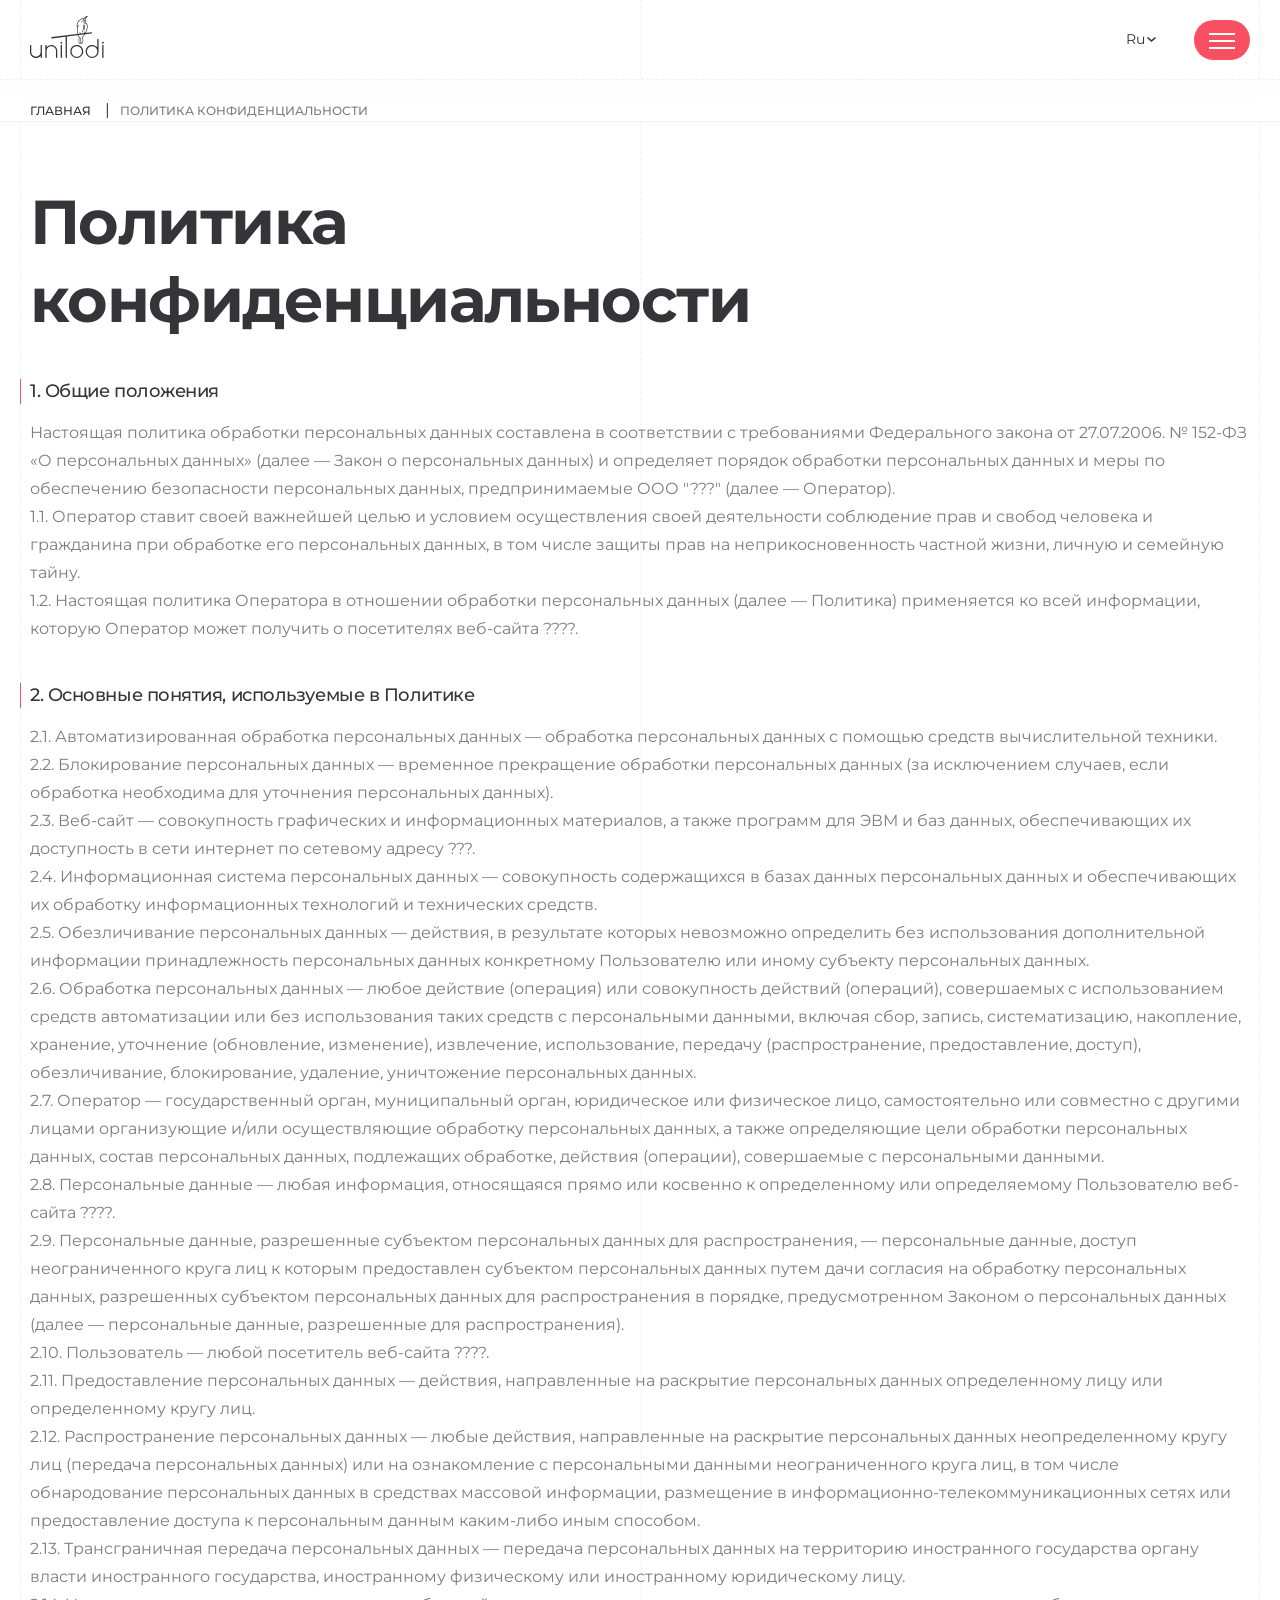
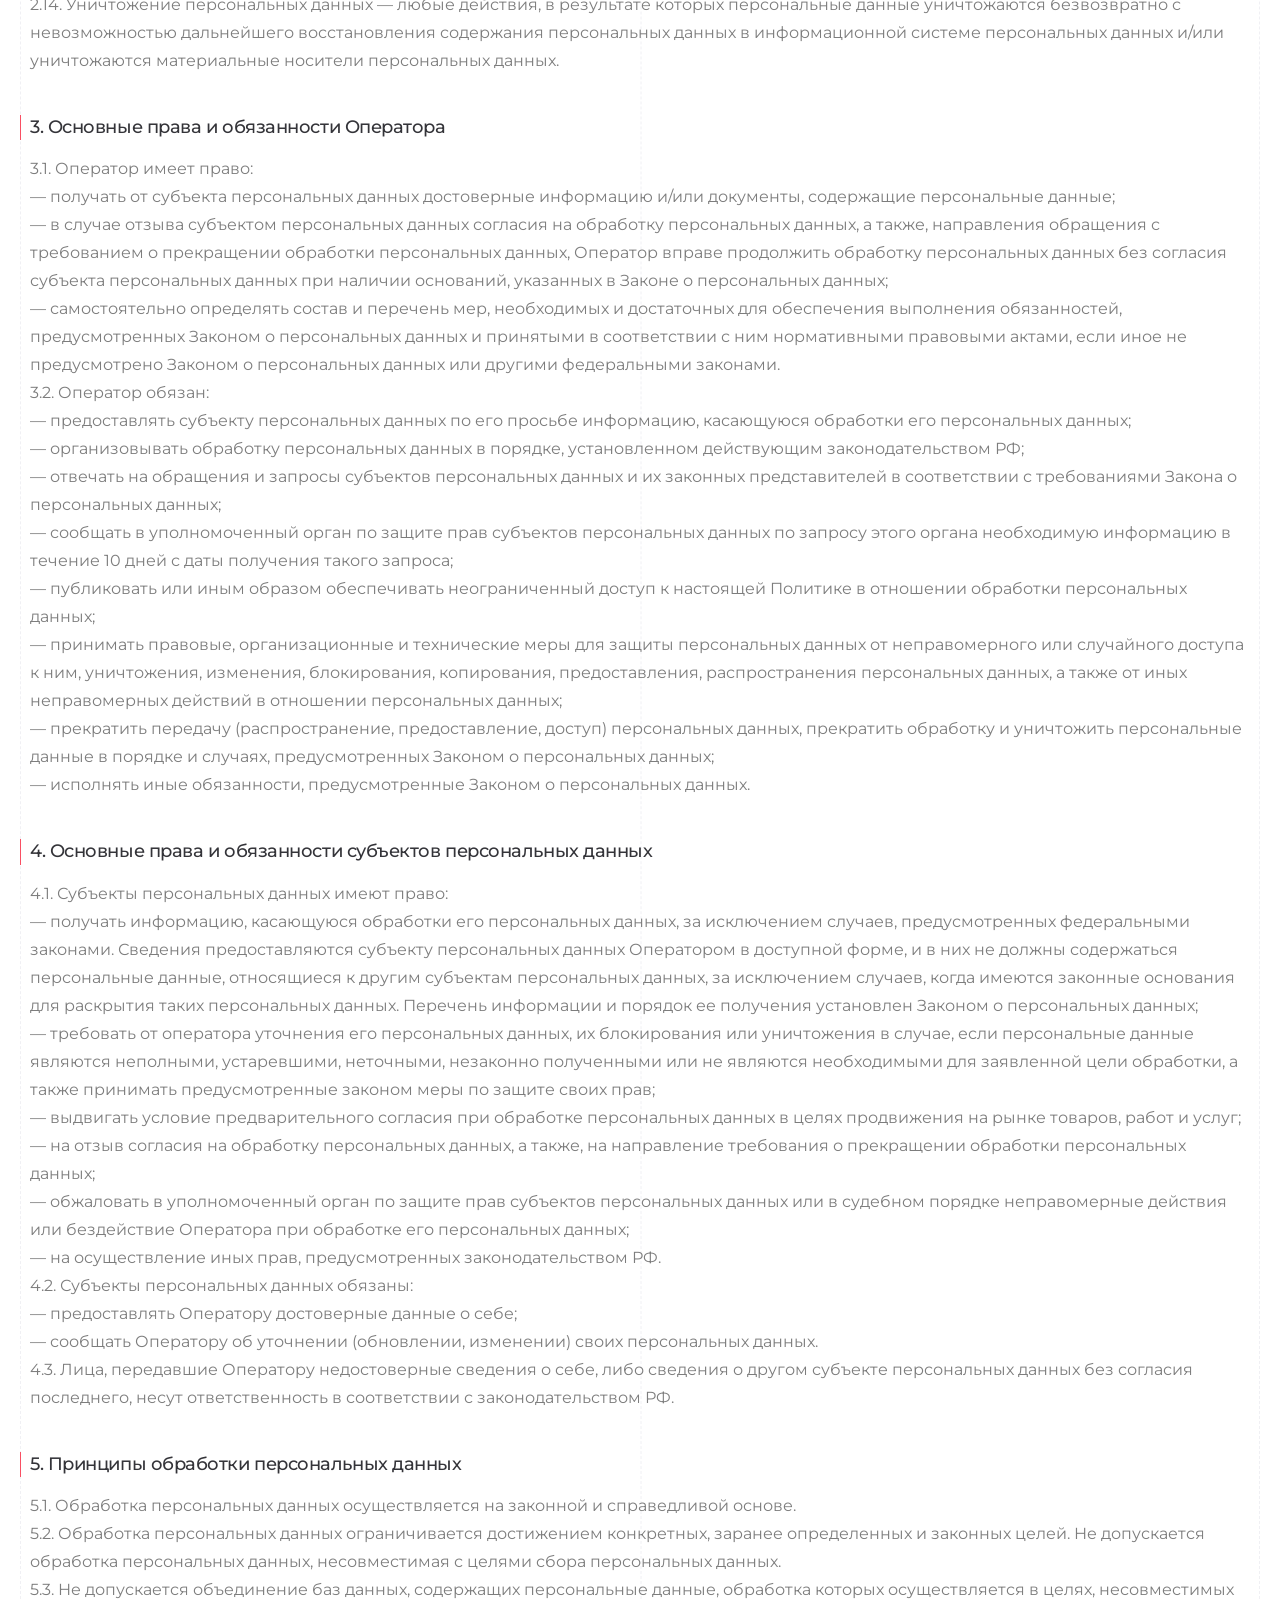
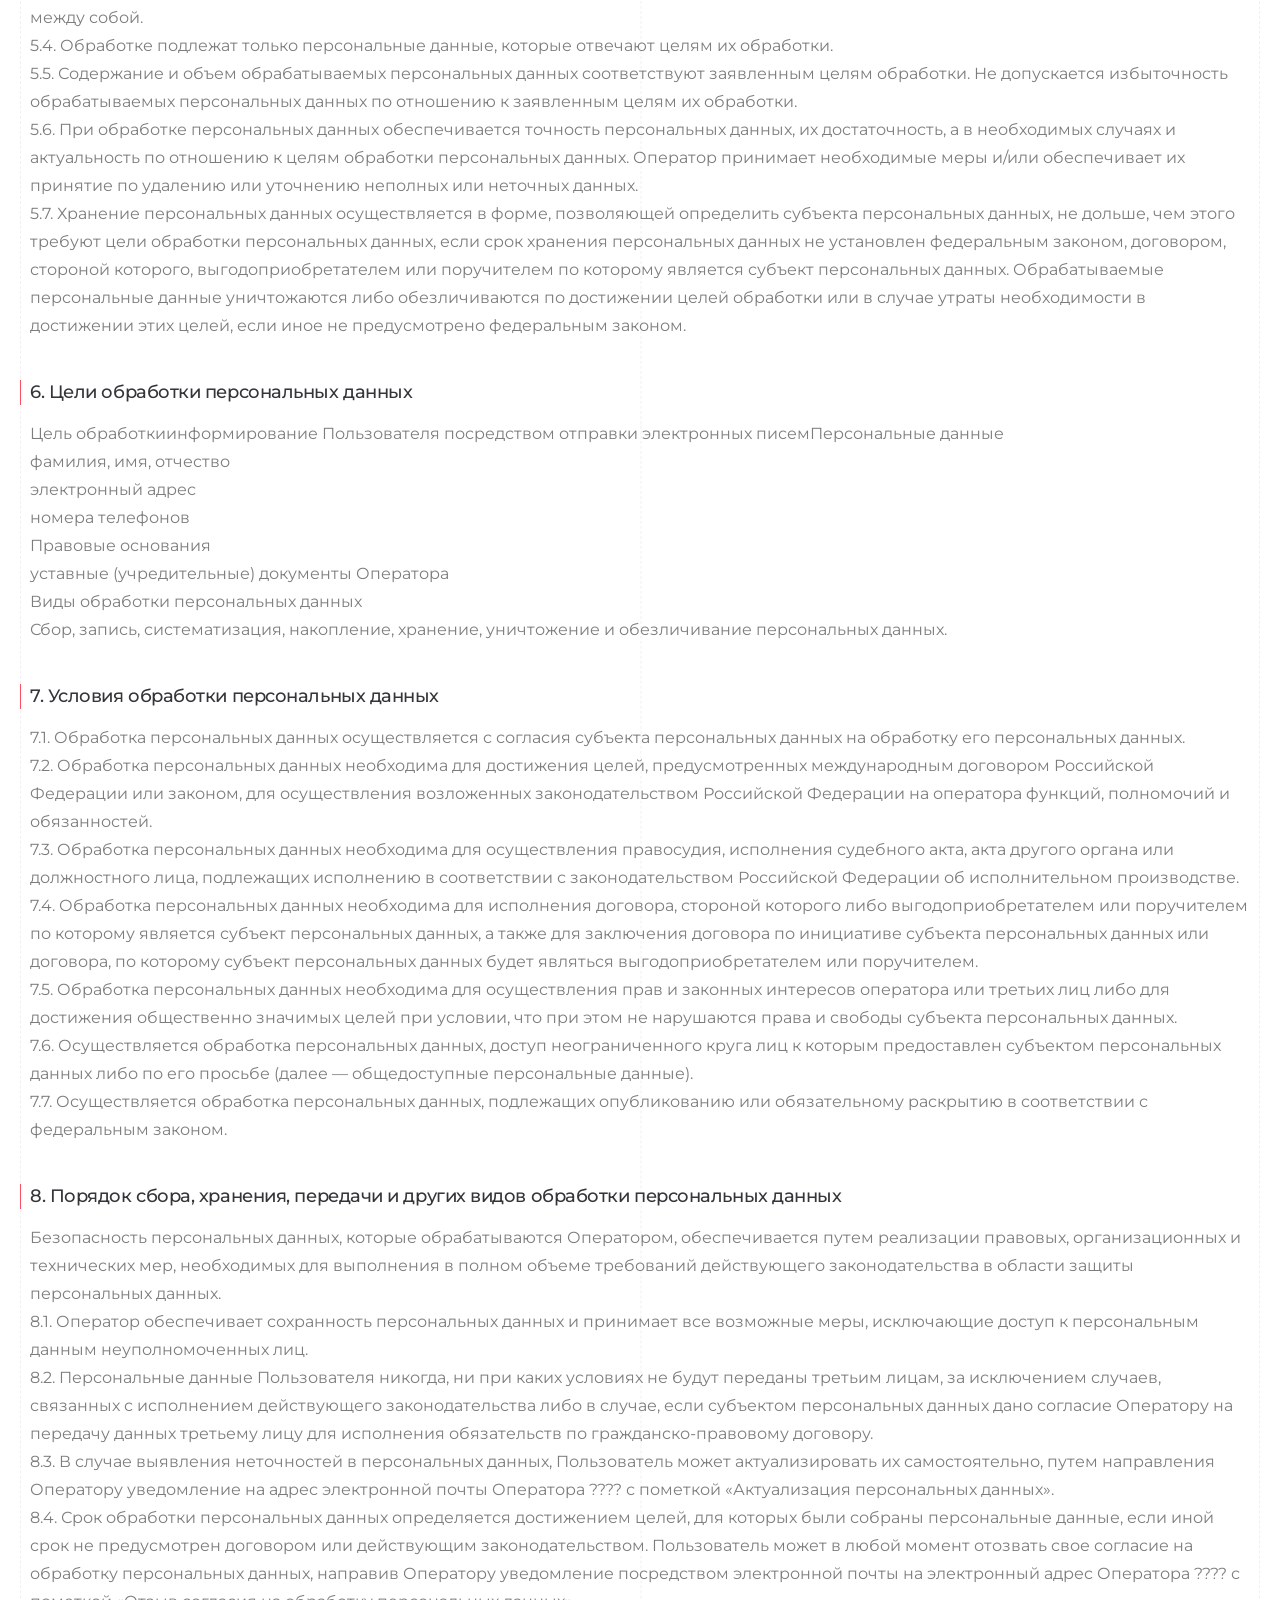
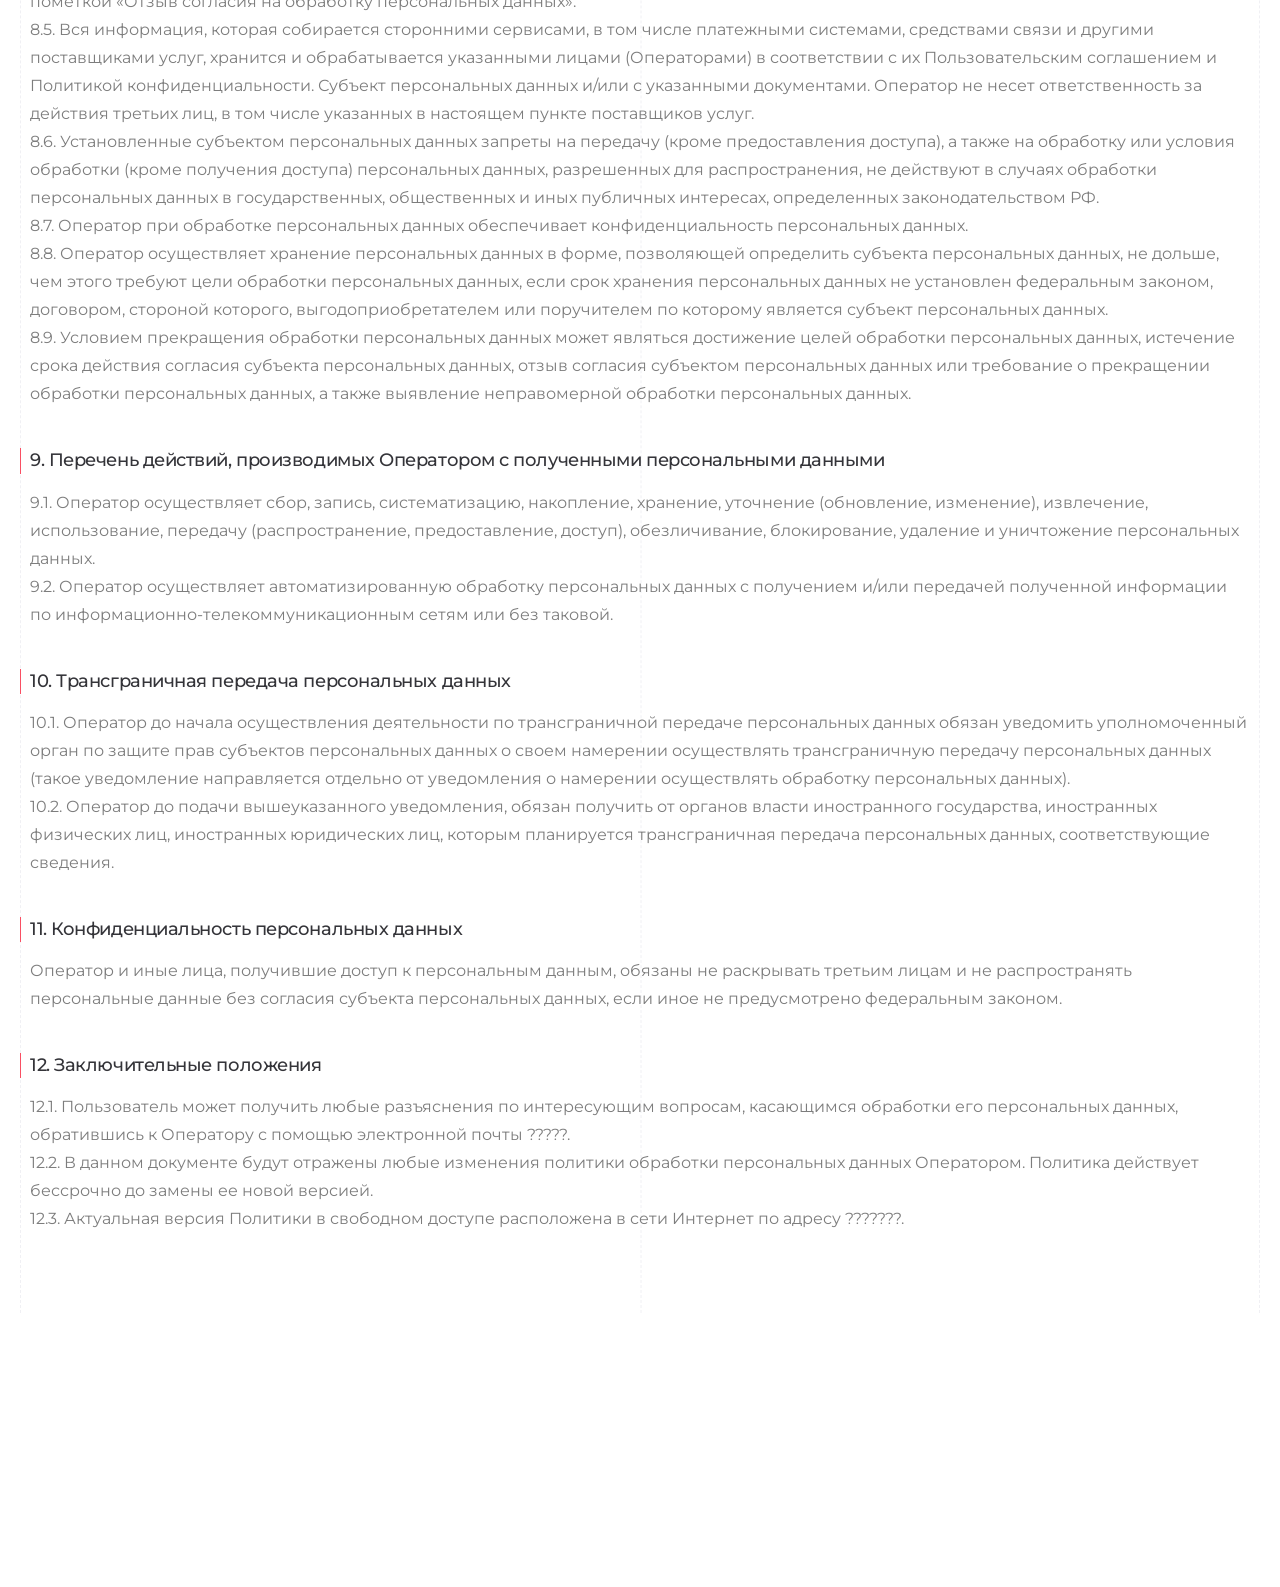
<file: policy.html>
<!DOCTYPE html>
<html lang="en">
<head>
    <meta charset="UTF-8">
    <meta name="viewport" content="width=device-width, initial-scale=1.0">
    <link rel="shortcut icon" href="img/favicon.ico" type="image/x-icon">
    <link rel="stylesheet" href="css/swiper.min.css">
    <link rel="stylesheet" href="css/reset.css">
    <link rel="stylesheet" href="css/style.css">
    <script>window.console = window.console || function(t) {};</script>
    <title>Unitodi policy</title>
</head>
<body>
  <div class="overlay"></div>
  <header class="header">
    <div class="header__close"></div>
    <div class="border"><span></span></div>
    <div class="header__progress">
      <div class="header__progress_bar"></div>
    </div>
    <div class="container header__container">
      <div class="header__block">
        <a href="index.html" class="header__logo">
          <svg xmlns="http://www.w3.org/2000/svg" width="74" height="42" viewBox="0 0 74 42" fill="none">
            <path d="M52.2763 16.4081C52.4337 16.5129 52.6481 16.455 52.7297 16.2811C53.4058 14.832 53.7859 13.2119 53.7859 11.5033C53.7859 10.6505 53.6909 9.81968 53.5117 9.02198C53.4738 8.85914 53.3216 8.7515 53.156 8.77636C52.9768 8.80392 52.86 8.98059 52.8979 9.16276C53.0662 9.91628 53.156 10.7001 53.156 11.5033C53.156 13.1152 52.8003 14.6416 52.1621 16.0078C52.0971 16.1514 52.1433 16.3197 52.2736 16.4081H52.2763ZM54.4538 13.7942C54.6304 13.8411 54.8095 13.728 54.8422 13.5458C54.9643 12.8834 55.027 12.2016 55.027 11.5033C55.027 10.5814 54.9155 9.68444 54.7066 8.82603C54.6683 8.66594 54.5135 8.56105 54.3535 8.58866C54.1717 8.61626 54.0549 8.79843 54.0981 8.98059C54.2938 9.78928 54.3971 10.6339 54.3971 11.5061C54.3971 12.163 54.337 12.8061 54.2232 13.4327C54.1931 13.5955 54.2938 13.7556 54.4512 13.797L54.4538 13.7942ZM51.3447 5.5277C51.0975 5.5277 50.8969 5.73193 50.8969 5.98309C50.8969 6.23429 51.0975 6.43852 51.3447 6.43852C51.5919 6.43852 51.7928 6.23429 51.7928 5.98309C51.7928 5.73193 51.5919 5.5277 51.3447 5.5277ZM57.6854 0.523595C57.6366 0.562239 57.5874 0.600879 57.5385 0.642279C56.6126 1.40959 55.8444 2.36459 55.2956 3.45208C55.5589 3.79433 55.7546 4.20836 55.8797 4.68033C56.0397 5.29307 56.0642 5.9748 55.9665 6.6814C56.5938 7.16993 57.0525 7.80753 57.3349 8.5914C58.4889 11.8097 56.181 16.4246 55.4451 17.7633C54.5436 19.4055 53.6774 20.5565 52.8273 21.2383C52.8221 21.2272 53.2075 22.3478 53.2075 24.0287C53.2075 25.1549 53.0692 27.777 51.7928 27.777C51.3992 27.777 51.114 27.5286 50.9074 27.1504C50.655 27.5286 50.3293 27.7852 49.9192 27.7852C49.8895 27.7852 49.8568 27.7852 49.8267 27.7797C48.3332 27.6252 48.5751 24.4317 48.6375 23.7941C48.6728 23.4463 48.8058 22.3119 49.178 21.3983C48.3362 20.7525 47.6898 19.607 47.3423 18.0724C46.9077 16.1514 46.8401 13.7473 47.2691 11.553C47.076 11.2301 46.9321 10.8602 46.8453 10.449C46.5275 8.96402 46.9539 7.12305 47.9884 5.5277C49.2295 3.61216 51.22 2.32595 52.9415 2.32595C53.2375 2.32595 53.5226 2.36459 53.7886 2.43635C54.6251 1.27987 55.8414 0.424231 57.2482 0.0543759C57.3131 0.0378152 57.3785 0.0212545 57.4465 0.00745392C57.7451 -0.0587889 57.9269 0.333147 57.688 0.523595H57.6854ZM56.0018 1.26055C54.4486 2.17691 53.3652 3.83296 53.221 5.7485C53.2075 5.93067 53.0474 6.06866 52.8626 6.04384C52.6943 6.01898 52.5832 5.85888 52.5967 5.68775C52.6699 4.71622 52.9633 3.80813 53.4193 3.01046C53.2646 2.98286 53.1072 2.9663 52.9389 2.9663C51.4209 2.9663 49.6397 4.13658 48.5098 5.88099C47.5677 7.33557 47.1714 8.99438 47.4565 10.3165C47.4726 10.3882 47.4888 10.46 47.5106 10.5318C47.6571 10.0101 47.8336 9.50777 48.0455 9.0358C48.1296 8.8481 48.3685 8.79014 48.5316 8.92538C48.6431 9.01923 48.6728 9.18208 48.6131 9.31457C47.5215 11.7711 47.3397 15.2267 47.9531 17.9344C48.2656 19.3172 48.8088 20.2805 49.4684 20.827L49.6611 20.9705C49.835 21.1003 49.8974 21.3349 49.808 21.5336C49.5582 22.0967 49.3546 22.9275 49.2622 23.8659C49.0882 25.6268 49.3681 27.098 49.8895 27.1532C50.1363 27.178 50.3943 26.8799 50.6145 26.3693C50.4135 25.5661 50.3756 24.6084 50.3756 24.037C50.3756 23.4657 50.4135 22.4223 50.6415 21.5971C50.6903 21.4149 50.8887 21.3155 51.0652 21.3873C51.2173 21.448 51.2906 21.6247 51.247 21.7847C51.0975 22.3506 51.0025 23.151 51.0025 24.037C51.0025 25.7538 51.3556 27.1449 51.7876 27.1449C52.2192 27.1449 52.5723 25.7538 52.5723 24.037C52.5723 22.8585 52.4066 21.8345 52.1621 21.3072C52.0914 21.1555 52.1377 20.9733 52.2706 20.8684L52.5152 20.678C53.3513 19.9741 54.1608 18.7928 54.8937 17.4624C56.5258 14.4953 58.2365 9.66512 55.8253 7.40731C55.8196 7.43492 55.8117 7.45977 55.8061 7.48738C55.7546 7.68333 55.5375 7.78821 55.3527 7.68608C55.2224 7.61433 55.1653 7.45702 55.2036 7.31346C55.4342 6.44127 55.4639 5.5884 55.2712 4.85421C55.2036 4.59201 55.1055 4.35464 54.9861 4.14212C54.5706 5.16886 54.34 6.29225 54.34 7.47081C54.34 7.53152 54.34 7.59226 54.34 7.65297C54.3453 7.84067 54.1931 7.99523 54.0061 7.98141C53.843 7.97038 53.7153 7.82685 53.7127 7.65851C53.7127 7.59501 53.7127 7.5343 53.7127 7.47081C53.7127 5.09712 54.5763 2.92766 56.0018 1.27159V1.26055Z" fill="currentColor"/>
            <path d="M31.317 28.9043C31.1378 28.9043 30.9912 28.965 30.8663 29.092C30.7441 29.2162 30.6816 29.3708 30.6816 29.5502V41.3551C30.6816 41.5372 30.7414 41.6865 30.8663 41.8133C30.9912 41.9404 31.1378 42.0012 31.317 42.0012C31.4962 42.0012 31.6456 41.9404 31.7732 41.8133C31.9008 41.6865 31.9633 41.5372 31.9633 41.3551V29.5502C31.9633 29.368 31.9008 29.219 31.7732 29.092C31.6456 28.965 31.4962 28.9043 31.317 28.9043Z" fill="currentColor"/>
            <path d="M21.2948 28.9041C19.6927 28.9041 18.1693 29.6052 16.7627 30.988C16.7464 31.0046 16.7247 31.0129 16.7003 31.0129C16.6894 31.0129 16.6758 31.0129 16.665 31.0046C16.6324 30.9908 16.6107 30.9577 16.6107 30.9218V29.5473C16.6107 29.3678 16.5482 29.2133 16.426 29.0891C16.3011 28.9621 16.1545 28.9014 15.9753 28.9014C15.7961 28.9014 15.6494 28.9621 15.5245 29.0891C15.4023 29.2133 15.3398 29.3678 15.3398 29.5473V41.3523C15.3398 41.5344 15.3996 41.6833 15.5245 41.8105C15.6494 41.9373 15.7961 41.998 15.9753 41.998C16.1545 41.998 16.3011 41.9373 16.426 41.8105C16.5509 41.6833 16.6107 41.5344 16.6107 41.3523V34.9653C16.6107 33.6515 17.0696 32.5199 17.9765 31.6063C18.8998 30.6679 20.0131 30.1931 21.292 30.1931C22.571 30.1931 23.6816 30.6679 24.594 31.6063C25.5091 32.5116 25.9734 33.6432 25.9734 34.9653V41.3523C25.9734 41.5344 26.0331 41.6833 26.1581 41.8105C26.283 41.9373 26.4296 41.998 26.6088 41.998C26.7881 41.998 26.9374 41.9373 27.065 41.8105C27.1927 41.6833 27.2551 41.5344 27.2551 41.3523V34.9653C27.2551 33.2982 26.6631 31.8574 25.4955 30.6789C24.3523 29.5003 22.9376 28.9041 21.292 28.9041H21.2948Z" fill="currentColor"/>
            <path d="M11.2717 28.9043C11.0925 28.9043 10.9458 28.965 10.8209 29.092C10.6987 29.2162 10.6363 29.3708 10.6363 29.5502V35.9371C10.6363 37.2509 10.172 38.3853 9.25684 39.307C8.34175 40.2372 7.23115 40.7095 5.95219 40.7095C4.67323 40.7095 3.57349 40.2372 2.63667 39.307C1.72972 38.3853 1.27081 37.2509 1.27081 35.9371V29.5502C1.27081 29.3708 1.20836 29.2162 1.08617 29.092C0.961256 28.965 0.814624 28.9043 0.635408 28.9043C0.456189 28.9043 0.309557 28.965 0.184648 29.092C0.0624545 29.2162 0 29.3708 0 29.5502V35.9371C0 37.6125 0.583815 39.0562 1.73515 40.2345C2.90821 41.4048 4.32836 41.9985 5.95219 41.9985C7.57602 41.9985 9.07762 41.2971 10.4842 39.9145C10.5005 39.8977 10.5222 39.8897 10.5467 39.8897C10.5575 39.8897 10.5711 39.8897 10.582 39.8977C10.6146 39.9115 10.6363 39.9447 10.6363 39.9806V41.3551C10.6363 41.5372 10.696 41.6865 10.8209 41.8133C10.9458 41.9404 11.0925 42.0012 11.2717 42.0012C11.4509 42.0012 11.6002 41.9404 11.7279 41.8133C11.8555 41.6865 11.9179 41.5372 11.9179 41.3551V29.5502C11.9179 29.3708 11.8555 29.2162 11.7279 29.092C11.603 28.9678 11.4482 28.9043 11.2717 28.9043Z" fill="currentColor"/>
            <path d="M51.3239 30.8206C50.0719 29.5482 48.5405 28.9023 46.7701 28.9023C44.9997 28.9023 43.4683 29.5482 42.2163 30.8206C40.9647 32.093 40.3291 33.6498 40.3291 35.4493C40.3291 37.2489 40.9647 38.8057 42.2163 40.0779C43.4683 41.3505 44.9997 41.9965 46.7701 41.9965C48.5405 41.9965 50.0719 41.3505 51.3239 40.0779C52.5755 38.8057 53.2111 37.2489 53.2111 35.4493C53.2111 33.6498 52.5755 32.093 51.3239 30.8206ZM50.4224 39.1646C49.4149 40.1886 48.1847 40.7075 46.7675 40.7075C45.3498 40.7075 44.12 40.1886 43.1126 39.1646C42.1051 38.1405 41.5946 36.8901 41.5946 35.4493C41.5946 34.0085 42.1051 32.7582 43.1126 31.7343C44.12 30.7102 45.3498 30.1913 46.7675 30.1913C48.1847 30.1913 49.4123 30.7102 50.4224 31.7343C51.4216 32.75 51.9294 34.0003 51.9294 35.4493C51.9294 36.8984 51.4216 38.146 50.4224 39.1646Z" fill="currentColor"/>
            <path d="M62.1315 16.6983C62.0909 16.3726 61.8193 16.127 61.4963 16.127C61.4692 16.127 61.4448 16.127 61.4174 16.1325L21.8539 21.1035C21.6855 21.1255 21.5335 21.2111 21.4276 21.3491C21.3217 21.4871 21.2755 21.6555 21.2972 21.8294C21.338 22.1551 21.6095 22.4007 21.9327 22.4007C21.9598 22.4007 21.9842 22.4007 22.0114 22.3952L35.526 20.7005C35.526 20.7005 35.5342 20.7005 35.5369 20.7005C35.5586 20.7005 35.5803 20.7087 35.5966 20.7226C35.6156 20.7391 35.6265 20.7639 35.6265 20.7916V41.3488C35.6265 41.7077 35.9143 42.0002 36.2673 42.0002C36.6203 42.0002 36.9082 41.7077 36.9082 41.3488V20.6066C36.9082 20.5625 36.9408 20.5238 36.9869 20.5183L61.5804 17.4242C61.9305 17.38 62.1807 17.0544 62.1371 16.6983H62.1315Z" fill="currentColor"/>
            <path d="M72.8758 28.9043C72.6966 28.9043 72.5501 28.965 72.425 29.092C72.303 29.2162 72.2402 29.3708 72.2402 29.5502V41.3551C72.2402 41.5372 72.3003 41.6865 72.425 41.8133C72.5501 41.9404 72.6966 42.0012 72.8758 42.0012C73.055 42.0012 73.2045 41.9404 73.3318 41.8133C73.4595 41.6865 73.5219 41.5372 73.5219 41.3551V29.5502C73.5219 29.368 73.4595 29.219 73.3318 29.092C73.2045 28.965 73.055 28.9043 72.8758 28.9043Z" fill="currentColor"/>
            <path d="M55.3508 17.5885C55.1769 17.5885 55.0356 17.4449 55.0356 17.2683C55.0356 16.8046 54.6638 16.4265 54.2074 16.4265C54.0338 16.4265 53.8926 16.283 53.8926 16.1063C53.8926 15.9297 54.0338 15.7861 54.2074 15.7861C55.0086 15.7861 55.6629 16.4486 55.6629 17.2655C55.6629 17.4422 55.5217 17.5857 55.3478 17.5857L55.3508 17.5885Z" fill="currentColor"/>
            <path d="M51.0145 17.8642C51.0145 17.05 50.3628 16.3848 49.5589 16.3848C49.3854 16.3848 49.2441 16.5283 49.2441 16.705C49.2441 16.8816 49.3854 17.0251 49.5589 17.0251C50.0153 17.0251 50.3872 17.4033 50.3872 17.8669C50.3872 18.0436 50.5284 18.1871 50.7024 18.1871C50.8759 18.1871 51.0171 18.0436 51.0171 17.8669L51.0145 17.8642Z" fill="currentColor"/>
            <path d="M31.3165 25.8613C31.0775 25.8613 30.8684 25.9497 30.6973 26.1263C30.5263 26.303 30.4366 26.5127 30.4366 26.7556C30.4366 26.9985 30.5208 27.2166 30.6946 27.3904C30.8657 27.5616 31.0748 27.6499 31.3138 27.6499C31.5527 27.6499 31.7699 27.5643 31.9383 27.3904C32.1066 27.2193 32.1935 27.0068 32.1935 26.7556C32.1935 26.5045 32.1066 26.3002 31.9383 26.1263C31.7699 25.9524 31.5608 25.8641 31.3138 25.8641L31.3165 25.8613Z" fill="currentColor"/>
            <path d="M72.8757 27.6471C73.1229 27.6471 73.3321 27.5616 73.5004 27.3877C73.6687 27.2166 73.7554 27.004 73.7554 26.7529C73.7554 26.5017 73.6687 26.2974 73.5004 26.1236C73.3321 25.9497 73.1229 25.8613 72.8757 25.8613C72.6285 25.8613 72.4276 25.9497 72.2567 26.1263C72.0857 26.303 71.996 26.5127 71.996 26.7556C71.996 26.9985 72.0801 27.2166 72.254 27.3904C72.4249 27.5616 72.6342 27.6499 72.8731 27.6499L72.8757 27.6471Z" fill="currentColor"/>
            <path d="M67.9333 22.8369C67.5802 22.8369 67.2924 23.1295 67.2924 23.4883V31.2194C67.2924 31.2552 67.2706 31.2884 67.238 31.3022C67.2271 31.3077 67.2165 31.3105 67.2027 31.3105C67.1782 31.3105 67.1564 31.3022 67.1403 31.2828L66.7248 30.8606C65.5273 29.6434 63.9143 28.9257 62.2229 28.9036C60.4142 28.8816 58.85 29.5274 57.5766 30.8192C56.325 32.0916 55.6895 33.6483 55.6895 35.4479C55.6895 37.2475 56.325 38.8043 57.5766 40.0765C58.8286 41.3491 60.3601 41.9948 62.1305 41.9948C63.9008 41.9948 65.4732 41.3075 66.6843 40.0792C67.9359 38.807 68.5715 37.2502 68.5715 35.4506V23.4883C68.5715 23.1295 68.2834 22.8369 67.9306 22.8369H67.9333ZM65.7854 39.1628C64.7779 40.1869 63.5477 40.7058 62.1305 40.7058C60.7128 40.7058 59.483 40.1869 58.4755 39.1628C57.4681 38.139 56.9576 36.8887 56.9576 35.4479C56.9576 34.0071 57.4681 32.7567 58.4755 31.7327C59.483 30.7087 60.7128 30.1899 62.1305 30.1899C63.5477 30.1899 64.7753 30.7087 65.7854 31.7327C66.7846 32.7485 67.2924 33.9988 67.2924 35.4479C67.2924 36.8969 66.7846 38.1445 65.7854 39.1628Z" fill="currentColor"/>
          </svg>
        </a>
        <div class="header__navigation">
          <button class="header__navigation_close body_small">
            <span>Закрыть</span>
            <svg xmlns="http://www.w3.org/2000/svg" width="24" height="24" viewBox="0 0 24 24" fill="none">
              <path d="M20.0304 5.02934L18.9697 3.96875L12.0001 10.9384L5.03041 3.96875L3.96973 5.02934L10.9394 11.999L3.96973 18.9688L5.03041 20.0293L12.0001 13.0597L18.9697 20.0293L20.0304 18.9688L13.0607 11.999L20.0304 5.02934Z" fill="currentColor"/>
            </svg>
          </button>
          <div class="header__navigation_scroll">
            <nav class="header__nav">
              <ul class="header__nav_list">
                <li class="header__nav_item">
                  <a href="aboutus.html" class="header__nav_link body_small"><span>О нас</span></a>
                </li>
                <li class="header__nav_item">
                  <a href="terminals.html" class="header__nav_link body_small">
                    <span>Терминалы</span>
                    <div class="header__nav_link_svg">
                      <svg xmlns="http://www.w3.org/2000/svg" width="15" height="16" viewBox="0 0 15 16" fill="none">
                        <path d="M4.33496 13.2469L8.4551 8.66736L4.33496 4.07783L5.60339 2.66797L11.0009 8.66736L5.60339 14.6667L4.33496 13.2469Z" fill="currentColor"/>
                      </svg>
                    </div>
                  </a>
                </li>
                <li class="header__nav_item">
                  <a href="software.html" class="header__nav_link body_small">
                    <span>Программное обеспечение</span>
                    <div class="header__nav_link_svg">
                      <svg xmlns="http://www.w3.org/2000/svg" width="15" height="16" viewBox="0 0 15 16" fill="none">
                        <path d="M4.33496 13.2469L8.4551 8.66736L4.33496 4.07783L5.60339 2.66797L11.0009 8.66736L5.60339 14.6667L4.33496 13.2469Z" fill="currentColor"/>
                      </svg>
                    </div>
                  </a>
                </li>
                <li class="header__nav_item">
                  <a href="vacancies.html" class="header__nav_link body_small"><span>Вакансии</span></a>
                </li>
                <li class="header__nav_item">
                  <a href="contacts.html" class="header__nav_link body_small"><span>Контакты</span></a>
                </li>
              </ul>
            </nav>
            <div class="header__navigation_social">
              <a href="tel://8800" class="btn btn__secondary header__navigation__btn">
                <span>Связаться</span>
                <span class="btn__arrow">
                  <svg xmlns="http://www.w3.org/2000/svg" width="5" height="9" viewBox="0 0 5 9" fill="none">
                    <path d="M0 7.935L3.09042 4.5L0 1.0575L0.951417 0L5 4.5L0.951417 9L0 7.935Z" fill="currentColor"/>
                  </svg>
                </span>
              </a>
              <div class="header__socials">
                <a href="#" class="header__social">
                  <img src="img/icon/tg.svg" alt="">
                </a>
                <a href="#" class="header__social">
                  <img src="img/icon/yt.svg" alt="">
                </a>
                <a href="#" class="header__social">
                  <img src="img/icon/vk.svg" alt="">
                </a>
              </div>
            </div>
          </div>
          <div class="header__popups">
            <div class="header__popup popup"></div>
            <div class="header__popup popup">
              <div class="container header__popup_container">
                <div class="border"><span></span></div>
                <div class="header__nav_flex">
                  <div class="header__nav_left">
                    <button class="header__nav_left_close body_small">
                      <svg xmlns="http://www.w3.org/2000/svg" width="24" height="24" viewBox="0 0 24 24" fill="none">
                        <path d="M10.742 6L4 12.5L10.742 19L11.8751 17.9075L7.06758 13.2725H21V11.7274H7.06773L11.8751 7.09254L10.742 6Z" fill="currentColor"/>
                      </svg>
                      <span>Назад</span>
                    </button>
                    <div class="header__nav_scroll">
                      <div class="header__subnav">
                        <a href="#" class="header__sublink body_caption">
                          <span>Мобильные терминалы</span>
                          <div class="header__sublink_svg">
                            <svg xmlns="http://www.w3.org/2000/svg" width="15" height="16" viewBox="0 0 15 16" fill="none">
                              <path d="M4 13.2469L8.12014 8.66736L4 4.07783L5.26843 2.66797L10.666 8.66736L5.26843 14.6667L4 13.2469Z" fill="currentColor"/>
                            </svg>
                          </div>
                        </a>
                      </div>
                      <div class="header__subnav">
                        <a href="#" class="header__sublink body_caption">
                          <span>Кассовые аппараты</span>
                          <div class="header__sublink_svg">
                            <svg xmlns="http://www.w3.org/2000/svg" width="15" height="16" viewBox="0 0 15 16" fill="none">
                              <path d="M4 13.2469L8.12014 8.66736L4 4.07783L5.26843 2.66797L10.666 8.66736L5.26843 14.6667L4 13.2469Z" fill="currentColor"/>
                            </svg>
                          </div>
                        </a>
                      </div>
                      <div class="header__subnav">
                        <a href="#" class="header__sublink body_caption">
                          <span>Стационарные решения</span>
                          <div class="header__sublink_svg">
                            <svg xmlns="http://www.w3.org/2000/svg" width="15" height="16" viewBox="0 0 15 16" fill="none">
                              <path d="M4 13.2469L8.12014 8.66736L4 4.07783L5.26843 2.66797L10.666 8.66736L5.26843 14.6667L4 13.2469Z" fill="currentColor"/>
                            </svg>
                          </div>
                        </a>
                      </div>
                      <div class="header__subnav">
                        <a href="#" class="header__sublink body_caption">
                          <span>Интеллектуальный Пин-Пад</span>
                          <div class="header__sublink_svg">
                            <svg xmlns="http://www.w3.org/2000/svg" width="15" height="16" viewBox="0 0 15 16" fill="none">
                              <path d="M4 13.2469L8.12014 8.66736L4 4.07783L5.26843 2.66797L10.666 8.66736L5.26843 14.6667L4 13.2469Z" fill="currentColor"/>
                            </svg>
                          </div>
                        </a>
                      </div>
                    </div>
                  </div>
                  <div class="header__nav_right">
                    <button class="header__nav_right_close body_small">
                      <svg xmlns="http://www.w3.org/2000/svg" width="24" height="24" viewBox="0 0 24 24" fill="none">
                        <path d="M10.742 6L4 12.5L10.742 19L11.8751 17.9075L7.06758 13.2725H21V11.7274H7.06773L11.8751 7.09254L10.742 6Z" fill="currentColor"/>
                      </svg>
                      <span>Назад</span>
                    </button>
                    <div class="header__nav_scroll">
                      <div class="header__nav_scroll_flex">
                        <div class="header__subsubnav">
                          <a href="terminalCard.html" class="header__subsublink body_caption">
                            <span>Биометрический терминал P8 BIO</span>
                          </a>
                          <a href="#" class="header__subsublink body_caption">
                            <span>Мобильный/стационарный терминал MF 960</span>
                          </a>
                          <a href="#" class="header__subsublink body_caption">
                            <span>Мобильный терминал K9</span>
                          </a>
                          <a href="#" class="header__subsublink body_caption">
                            <span>Мобильный терминал K10</span>
                          </a>
                          <a href="#" class="header__subsublink body_caption">
                            <span>Биометрический терминал P8 BIO</span>
                          </a>
                          <a href="#" class="header__subsublink body_caption">
                            <span>Биометрический терминал P8 BIO</span>
                          </a>
                          <a href="#" class="header__subsublink body_caption">
                            <span>Биометрический терминал P8 BIO</span>
                          </a>
                          <a href="#" class="header__subsublink body_caption">
                            <span>Биометрический терминал P8 BIO</span>
                          </a>
                          <a href="#" class="header__subsublink body_caption">
                            <span>Биометрический терминал P8 BIO</span>
                          </a>
                          <a href="#" class="header__subsublink body_caption">
                            <span>Биометрический терминал P8 BIO</span>
                          </a>
                        </div>
                        <div class="header__subsubnav">
                          <a href="#" class="header__subsublink body_caption">
                            <span>Биометрический терминал P8 BIO</span>
                          </a>
                        </div>
                        <div class="header__subsubnav">
                          <a href="#" class="header__subsublink body_caption">
                            <span>Биометрический терминал P8 BIO</span>
                          </a>
                        </div>
                        <div class="header__subsubnav">
                          <a href="#" class="header__subsublink body_caption">
                            <span>Биометрический терминал P8 BIO</span>
                          </a>
                        </div>
                      </div>
                    </div>
                  </div>
                </div>
              </div>
              <div class="header__popup_close"></div>
            </div>
            <div class="header__popup popup">
              <div class="container header__popup_container">
                <div class="border"><span></span></div>
                <div class="header__nav_flex">
                  <div class="header__nav_left">
                    <button class="header__nav_left_close body_small">
                      <svg xmlns="http://www.w3.org/2000/svg" width="24" height="24" viewBox="0 0 24 24" fill="none">
                        <path d="M10.742 6L4 12.5L10.742 19L11.8751 17.9075L7.06758 13.2725H21V11.7274H7.06773L11.8751 7.09254L10.742 6Z" fill="currentColor"/>
                      </svg>
                      <span>Назад</span>
                    </button>
                    <div class="header__nav_scroll">
                      <div class="header__subnav">
                        <a href="software.html" class="header__sublink body_caption">
                          <span>Программное обеспечение</span>
                          <div class="header__sublink_svg">
                            <svg xmlns="http://www.w3.org/2000/svg" width="15" height="16" viewBox="0 0 15 16" fill="none">
                              <path d="M4 13.2469L8.12014 8.66736L4 4.07783L5.26843 2.66797L10.666 8.66736L5.26843 14.6667L4 13.2469Z" fill="currentColor"/>
                            </svg>
                          </div>
                        </a>
                      </div>
                    </div>
                  </div>
                  <div class="header__nav_right">
                    <button class="header__nav_right_close body_small">
                      <svg xmlns="http://www.w3.org/2000/svg" width="24" height="24" viewBox="0 0 24 24" fill="none">
                        <path d="M10.742 6L4 12.5L10.742 19L11.8751 17.9075L7.06758 13.2725H21V11.7274H7.06773L11.8751 7.09254L10.742 6Z" fill="currentColor"/>
                      </svg>
                      <span>Назад</span>
                    </button>
                    <div class="header__nav_scroll">
                      <div class="header__nav_scroll_flex">
                        <div class="header__subsubnav">
                          <a href="softwareCard.html" class="header__subsublink body_caption">
                            <span>Unitodi pay app</span>
                          </a>
                          <a href="#" class="header__subsublink body_caption">
                            <span>Unitodi Soft POS</span>
                          </a>
                          <a href="#" class="header__subsublink body_caption">
                            <span>Unitodi СБП virtual POS</span>
                          </a>
                          <a href="#" class="header__subsublink body_caption">
                            <span>Unitodi PSP</span>
                          </a>
                          <a href="#" class="header__subsublink body_caption">
                            <span>Unitodi TMS</span>
                          </a>
                          <a href="#" class="header__subsublink body_caption">
                            <span>Unitodi RKL</span>
                          </a>
                        </div>
                      </div>
                    </div>
                  </div>
                </div>
              </div>
              <div class="header__popup_close"></div>
            </div>
            <div class="header__popup popup"></div>
            <div class="header__popup popup"></div>
          </div>
        </div>
        <div class="header__btn_wrapper">
          <div class="header__language">
            <a>
              <span id="language" class="body_small">Ru</span>
              <svg xmlns="http://www.w3.org/2000/svg" width="5" height="9" viewBox="0 0 5 9" fill="none">
                <path d="M0 7.935L3.09042 4.5L0 1.0575L0.951417 0L5 4.5L0.951417 9L0 7.935Z" fill="currentColor"/>
              </svg>
            </a>
          </div>
          <div class="header__language_wrapper">
            <span class="body_small" id="RU">Русский</span>
            <span class="body_small" id="EN">English</span>
          </div>
          <a href="" class="btn btn__secondary header__btn">
            <span>Связаться</span>
            <span class="btn__arrow">
              <svg xmlns="http://www.w3.org/2000/svg" width="5" height="9" viewBox="0 0 5 9" fill="none">
                <path d="M0 7.935L3.09042 4.5L0 1.0575L0.951417 0L5 4.5L0.951417 9L0 7.935Z" fill="currentColor"/>
              </svg>
            </span>
          </a>
          <button class="header__burger" aria-label="Открыть меню">
            <div class="header__burger_flex">
              <span></span>
              <span></span>
              <span></span>
            </div>
          </button>
        </div>
      </div>
    </div>
  </header>
  <main class="main" data-scroll-container>
    <div class="border"><span></span></div>
    <section class="top" data-scroll-section id="top"><div class="border"><span></span></div></section> 
    <section class="breadcrumbs" data-scroll-section>
      <div class="container breadcrumbs__container">
        <ul class="breadcrumbs__list">
          <li class="breadcrumbs__item animate_top">
            <a href="index.html" class="body_caption breadcrumbs__link">Главная</a>
          </li>
          <li class="breadcrumbs__item animate_top">
            <a href="policy.html" class="body_caption breadcrumbs__link">Политика конфиденциальности</a>
          </li>
        </ul>
      </div>
    </section>
    <section class="policy" data-scroll-section>
      <div class="border"><span></span></div>
      <div class="policy__back">
        <div class="container policy__container">
          <div class="policy__block">
            <h1 class="policy__head">Политика конфиденциальности</h1>
            <ul class="policy__items">
              <li class="policy__item">
                <p class="policy__title sub_one">
                  1. Общие положения
                </p>
                <p class="policy__subtitle body_two">
                  Настоящая политика обработки персональных данных составлена в соответствии с требованиями Федерального закона от 27.07.2006. № 152-ФЗ «О персональных данных» (далее — Закон о персональных данных) и определяет порядок обработки персональных данных и меры по обеспечению безопасности персональных данных, предпринимаемые ООО "???" (далее — Оператор).<br>
                  1.1. Оператор ставит своей важнейшей целью и условием осуществления своей деятельности соблюдение прав и свобод человека и гражданина при обработке его персональных данных, в том числе защиты прав на неприкосновенность частной жизни, личную и семейную тайну.<br>
                  1.2. Настоящая политика Оператора в отношении обработки персональных данных (далее — Политика) применяется ко всей информации, которую Оператор может получить о посетителях веб-сайта ????.
                </p>
              </li>
              <li class="policy__item">
                <div class="policy__title sub_one">
                  2. Основные понятия, используемые в Политике
                </div>
                <div class="policy__subtitle body_two body_two_2">
                  2.1. Автоматизированная обработка персональных данных — обработка персональных данных с помощью средств вычислительной техники.<br>
                  2.2. Блокирование персональных данных — временное прекращение обработки персональных данных (за исключением случаев, если обработка необходима для уточнения персональных данных).<br>
                  2.3. Веб-сайт — совокупность графических и информационных материалов, а также программ для ЭВМ и баз данных, обеспечивающих их доступность в сети интернет по сетевому адресу ???.<br>
                  2.4. Информационная система персональных данных — совокупность содержащихся в базах данных персональных данных и обеспечивающих их обработку информационных технологий и технических средств.<br>
                  2.5. Обезличивание персональных данных — действия, в результате которых невозможно определить без использования дополнительной информации принадлежность персональных данных конкретному Пользователю или иному субъекту персональных данных.<br>
                  2.6. Обработка персональных данных — любое действие (операция) или совокупность действий (операций), совершаемых с использованием средств автоматизации или без использования таких средств с персональными данными, включая сбор, запись, систематизацию, накопление, хранение, уточнение (обновление, изменение), извлечение, использование, передачу (распространение, предоставление, доступ), обезличивание, блокирование, удаление, уничтожение персональных данных.<br>
                  2.7. Оператор — государственный орган, муниципальный орган, юридическое или физическое лицо, самостоятельно или совместно с другими лицами организующие и/или осуществляющие обработку персональных данных, а также определяющие цели обработки персональных данных, состав персональных данных, подлежащих обработке, действия (операции), совершаемые с персональными данными.<br>
                  2.8. Персональные данные — любая информация, относящаяся прямо или косвенно к определенному или определяемому Пользователю веб-сайта ????.<br>
                  2.9. Персональные данные, разрешенные субъектом персональных данных для распространения, — персональные данные, доступ неограниченного круга лиц к которым предоставлен субъектом персональных данных путем дачи согласия на обработку персональных данных, разрешенных субъектом персональных данных для распространения в порядке, предусмотренном Законом о персональных данных (далее — персональные данные, разрешенные для распространения).<br>
                  2.10. Пользователь — любой посетитель веб-сайта ????.<br>
                  2.11. Предоставление персональных данных — действия, направленные на раскрытие персональных данных определенному лицу или определенному кругу лиц.<br>
                  2.12. Распространение персональных данных — любые действия, направленные на раскрытие персональных данных неопределенному кругу лиц (передача персональных данных) или на ознакомление с персональными данными неограниченного круга лиц, в том числе обнародование персональных данных в средствах массовой информации, размещение в информационно-телекоммуникационных сетях или предоставление доступа к персональным данным каким-либо иным способом.<br>
                  2.13. Трансграничная передача персональных данных — передача персональных данных на территорию иностранного государства органу власти иностранного государства, иностранному физическому или иностранному юридическому лицу.<br>
                  2.14. Уничтожение персональных данных — любые действия, в результате которых персональные данные уничтожаются безвозвратно с невозможностью дальнейшего восстановления содержания персональных данных в информационной системе персональных данных и/или уничтожаются материальные носители персональных данных.<br>
                </div>
              </li>
              <li class="policy__item">
                <p class="policy__title sub_one">
                  3. Основные права и обязанности Оператора
                </p>
                <p class="policy__subtitle body_two">
                  3.1. Оператор имеет право:<br>
                  — получать от субъекта персональных данных достоверные информацию и/или документы, содержащие персональные данные;<br>
                  — в случае отзыва субъектом персональных данных согласия на обработку персональных данных, а также, направления обращения с требованием о прекращении обработки персональных данных, Оператор вправе продолжить обработку персональных данных без согласия субъекта персональных данных при наличии оснований, указанных в Законе о персональных данных;<br>
                  — самостоятельно определять состав и перечень мер, необходимых и достаточных для обеспечения выполнения обязанностей, предусмотренных Законом о персональных данных и принятыми в соответствии с ним нормативными правовыми актами, если иное не предусмотрено Законом о персональных данных или другими федеральными законами.<br>
                  3.2. Оператор обязан:<br>
                  — предоставлять субъекту персональных данных по его просьбе информацию, касающуюся обработки его персональных данных;<br>
                  — организовывать обработку персональных данных в порядке, установленном действующим законодательством РФ;<br>
                  — отвечать на обращения и запросы субъектов персональных данных и их законных представителей в соответствии с требованиями Закона о персональных данных;<br>
                  — сообщать в уполномоченный орган по защите прав субъектов персональных данных по запросу этого органа необходимую информацию в течение 10 дней с даты получения такого запроса;<br>
                  — публиковать или иным образом обеспечивать неограниченный доступ к настоящей Политике в отношении обработки персональных данных;<br>
                  — принимать правовые, организационные и технические меры для защиты персональных данных от неправомерного или случайного доступа к ним, уничтожения, изменения, блокирования, копирования, предоставления, распространения персональных данных, а также от иных неправомерных действий в отношении персональных данных;<br>
                  — прекратить передачу (распространение, предоставление, доступ) персональных данных, прекратить обработку и уничтожить персональные данные в порядке и случаях, предусмотренных Законом о персональных данных;<br>
                  — исполнять иные обязанности, предусмотренные Законом о персональных данных.<br>
                </p>
              </li>
              <li class="policy__item">
                <p class="policy__title sub_one">
                  4. Основные права и обязанности субъектов персональных данных
                </p>
                <p class="policy__subtitle body_two">
                  4.1. Субъекты персональных данных имеют право:<br>
                  — получать информацию, касающуюся обработки его персональных данных, за исключением случаев, предусмотренных федеральными законами. Сведения предоставляются субъекту персональных данных Оператором в доступной форме, и в них не должны содержаться персональные данные, относящиеся к другим субъектам персональных данных, за исключением случаев, когда имеются законные основания для раскрытия таких персональных данных. Перечень информации и порядок ее получения установлен Законом о персональных данных;<br>
                  — требовать от оператора уточнения его персональных данных, их блокирования или уничтожения в случае, если персональные данные являются неполными, устаревшими, неточными, незаконно полученными или не являются необходимыми для заявленной цели обработки, а также принимать предусмотренные законом меры по защите своих прав;<br>
                  — выдвигать условие предварительного согласия при обработке персональных данных в целях продвижения на рынке товаров, работ и услуг;<br>
                  — на отзыв согласия на обработку персональных данных, а также, на направление требования о прекращении обработки персональных данных;<br>
                  — обжаловать в уполномоченный орган по защите прав субъектов персональных данных или в судебном порядке неправомерные действия или бездействие Оператора при обработке его персональных данных;<br>
                  — на осуществление иных прав, предусмотренных законодательством РФ.<br>
                  4.2. Субъекты персональных данных обязаны:<br>
                  — предоставлять Оператору достоверные данные о себе;<br>
                  — сообщать Оператору об уточнении (обновлении, изменении) своих персональных данных.<br>
                  4.3. Лица, передавшие Оператору недостоверные сведения о себе, либо сведения о другом субъекте персональных данных без согласия последнего, несут ответственность в соответствии с законодательством РФ.<br>
                </p>
              </li>
              <li class="policy__item">
                <p class="policy__title sub_one">
                  5. Принципы обработки персональных данных
                </p>
                <p class="policy__subtitle body_two">
                  5.1. Обработка персональных данных осуществляется на законной и справедливой основе.<br>
                  5.2. Обработка персональных данных ограничивается достижением конкретных, заранее определенных и законных целей. Не допускается обработка персональных данных, несовместимая с целями сбора персональных данных.<br>
                  5.3. Не допускается объединение баз данных, содержащих персональные данные, обработка которых осуществляется в целях, несовместимых между собой.<br>
                  5.4. Обработке подлежат только персональные данные, которые отвечают целям их обработки.<br>
                  5.5. Содержание и объем обрабатываемых персональных данных соответствуют заявленным целям обработки. Не допускается избыточность обрабатываемых персональных данных по отношению к заявленным целям их обработки.<br>
                  5.6. При обработке персональных данных обеспечивается точность персональных данных, их достаточность, а в необходимых случаях и актуальность по отношению к целям обработки персональных данных. Оператор принимает необходимые меры и/или обеспечивает их принятие по удалению или уточнению неполных или неточных данных.<br>
                  5.7. Хранение персональных данных осуществляется в форме, позволяющей определить субъекта персональных данных, не дольше, чем этого требуют цели обработки персональных данных, если срок хранения персональных данных не установлен федеральным законом, договором, стороной которого, выгодоприобретателем или поручителем по которому является субъект персональных данных. Обрабатываемые персональные данные уничтожаются либо обезличиваются по достижении целей обработки или в случае утраты необходимости в достижении этих целей, если иное не предусмотрено федеральным законом.<br>
                </p>
              </li>
              <li class="policy__item">
                <p class="policy__title sub_one">
                  6. Цели обработки персональных данных
                </p>
                <p class="policy__subtitle body_two">
                  Цель обработкиинформирование Пользователя посредством отправки электронных писемПерсональные данные<br>
                  фамилия, имя, отчество<br>
                  электронный адрес<br>
                  номера телефонов<br>
                  Правовые основания<br>
                  уставные (учредительные) документы Оператора<br>
                  Виды обработки персональных данных<br>
                  Сбор, запись, систематизация, накопление, хранение, уничтожение и обезличивание персональных данных.<br>
                </p>
              </li>  
              <li class="policy__item">
                <p class="policy__title sub_one">
                  7. Условия обработки персональных данных
                </p>
                <p class="policy__subtitle body_two">
                  7.1. Обработка персональных данных осуществляется с согласия субъекта персональных данных на обработку его персональных данных.<br>
                  7.2. Обработка персональных данных необходима для достижения целей, предусмотренных международным договором Российской Федерации или законом, для осуществления возложенных законодательством Российской Федерации на оператора функций, полномочий и обязанностей.<br>
                  7.3. Обработка персональных данных необходима для осуществления правосудия, исполнения судебного акта, акта другого органа или должностного лица, подлежащих исполнению в соответствии с законодательством Российской Федерации об исполнительном производстве.<br>
                  7.4. Обработка персональных данных необходима для исполнения договора, стороной которого либо выгодоприобретателем или поручителем по которому является субъект персональных данных, а также для заключения договора по инициативе субъекта персональных данных или договора, по которому субъект персональных данных будет являться выгодоприобретателем или поручителем.<br>
                  7.5. Обработка персональных данных необходима для осуществления прав и законных интересов оператора или третьих лиц либо для достижения общественно значимых целей при условии, что при этом не нарушаются права и свободы субъекта персональных данных.<br>
                  7.6. Осуществляется обработка персональных данных, доступ неограниченного круга лиц к которым предоставлен субъектом персональных данных либо по его просьбе (далее — общедоступные персональные данные).<br>
                  7.7. Осуществляется обработка персональных данных, подлежащих опубликованию или обязательному раскрытию в соответствии с федеральным законом.<br>
                </p>
              </li> 
              <li class="policy__item">
                <p class="policy__title sub_one">
                  8. Порядок сбора, хранения, передачи и других видов обработки персональных данных
                </p>
                <p class="policy__subtitle body_two">
                  Безопасность персональных данных, которые обрабатываются Оператором, обеспечивается путем реализации правовых, организационных и технических мер, необходимых для выполнения в полном объеме требований действующего законодательства в области защиты персональных данных.<br>
                  8.1. Оператор обеспечивает сохранность персональных данных и принимает все возможные меры, исключающие доступ к персональным данным неуполномоченных лиц.<br>
                  8.2. Персональные данные Пользователя никогда, ни при каких условиях не будут переданы третьим лицам, за исключением случаев, связанных с исполнением действующего законодательства либо в случае, если субъектом персональных данных дано согласие Оператору на передачу данных третьему лицу для исполнения обязательств по гражданско-правовому договору.<br>
                  8.3. В случае выявления неточностей в персональных данных, Пользователь может актуализировать их самостоятельно, путем направления Оператору уведомление на адрес электронной почты Оператора ???? с пометкой «Актуализация персональных данных».<br>
                  8.4. Срок обработки персональных данных определяется достижением целей, для которых были собраны персональные данные, если иной срок не предусмотрен договором или действующим законодательством. Пользователь может в любой момент отозвать свое согласие на обработку персональных данных, направив Оператору уведомление посредством электронной почты на электронный адрес Оператора ???? с пометкой «Отзыв согласия на обработку персональных данных».<br>
                  8.5. Вся информация, которая собирается сторонними сервисами, в том числе платежными системами, средствами связи и другими поставщиками услуг, хранится и обрабатывается указанными лицами (Операторами) в соответствии с их Пользовательским соглашением и Политикой конфиденциальности. Субъект персональных данных и/или с указанными документами. Оператор не несет ответственность за действия третьих лиц, в том числе указанных в настоящем пункте поставщиков услуг.<br>
                  8.6. Установленные субъектом персональных данных запреты на передачу (кроме предоставления доступа), а также на обработку или условия обработки (кроме получения доступа) персональных данных, разрешенных для распространения, не действуют в случаях обработки персональных данных в государственных, общественных и иных публичных интересах, определенных законодательством РФ.<br>
                  8.7. Оператор при обработке персональных данных обеспечивает конфиденциальность персональных данных.<br>
                  8.8. Оператор осуществляет хранение персональных данных в форме, позволяющей определить субъекта персональных данных, не дольше, чем этого требуют цели обработки персональных данных, если срок хранения персональных данных не установлен федеральным законом, договором, стороной которого, выгодоприобретателем или поручителем по которому является субъект персональных данных.<br>
                  8.9. Условием прекращения обработки персональных данных может являться достижение целей обработки персональных данных, истечение срока действия согласия субъекта персональных данных, отзыв согласия субъектом персональных данных или требование о прекращении обработки персональных данных, а также выявление неправомерной обработки персональных данных.<br>
                </p>
              </li> 
              <li class="policy__item">
                <p class="policy__title sub_one">
                  9. Перечень действий, производимых Оператором с полученными персональными данными
                </p>
                <p class="policy__subtitle body_two">
                  9.1. Оператор осуществляет сбор, запись, систематизацию, накопление, хранение, уточнение (обновление, изменение), извлечение, использование, передачу (распространение, предоставление, доступ), обезличивание, блокирование, удаление и уничтожение персональных данных.<br>
                  9.2. Оператор осуществляет автоматизированную обработку персональных данных с получением и/или передачей полученной информации по информационно-телекоммуникационным сетям или без таковой.
                </p>
              </li> 
              <li class="policy__item">
                <p class="policy__title sub_one">
                  10. Трансграничная передача персональных данных
                </p>
                <p class="policy__subtitle body_two">
                  10.1. Оператор до начала осуществления деятельности по трансграничной передаче персональных данных обязан уведомить уполномоченный орган по защите прав субъектов персональных данных о своем намерении осуществлять трансграничную передачу персональных данных (такое уведомление направляется отдельно от уведомления о намерении осуществлять обработку персональных данных).<br>
                  10.2. Оператор до подачи вышеуказанного уведомления, обязан получить от органов власти иностранного государства, иностранных физических лиц, иностранных юридических лиц, которым планируется трансграничная передача персональных данных, соответствующие сведения.
                </p>
              </li> 
              <li class="policy__item">
                <p class="policy__title sub_one">
                  11. Конфиденциальность персональных данных
                </p>
                <p class="policy__subtitle body_two">
                  Оператор и иные лица, получившие доступ к персональным данным, обязаны не раскрывать третьим лицам и не распространять персональные данные без согласия субъекта персональных данных, если иное не предусмотрено федеральным законом.
                </p>
              </li> 
              <li class="policy__item">
                <p class="policy__title sub_one">
                  12. Заключительные положения
                </p>
                <p class="policy__subtitle body_two">
                  12.1. Пользователь может получить любые разъяснения по интересующим вопросам, касающимся обработки его персональных данных, обратившись к Оператору с помощью электронной почты ?????.<br>
                  12.2. В данном документе будут отражены любые изменения политики обработки персональных данных Оператором. Политика действует бессрочно до замены ее новой версией.<br>
                  12.3. Актуальная версия Политики в свободном доступе расположена в сети Интернет по адресу ???????.
                </p>
              </li> 
            </ul>
          </div>
        </div>
      </div>
    </section>
    <footer class="footer" data-scroll-section>
      <div class="container footer__container">
        <div class="border"><span></span></div>
        <div class="footer__block">
          <div class="footer__top">
            <div class="footer__logo_flex animate_top">
              <a href="index.html" class="footer__logo">
                <svg xmlns="http://www.w3.org/2000/svg" width="74" height="42" viewBox="0 0 74 42" fill="none">
                  <path d="M52.2763 16.4081C52.4337 16.5129 52.6481 16.455 52.7297 16.2811C53.4058 14.832 53.7859 13.2119 53.7859 11.5033C53.7859 10.6505 53.6909 9.81968 53.5117 9.02198C53.4738 8.85914 53.3216 8.7515 53.156 8.77636C52.9768 8.80392 52.86 8.98059 52.8979 9.16276C53.0662 9.91628 53.156 10.7001 53.156 11.5033C53.156 13.1152 52.8003 14.6416 52.1621 16.0078C52.0971 16.1514 52.1433 16.3197 52.2736 16.4081H52.2763ZM54.4538 13.7942C54.6304 13.8411 54.8095 13.728 54.8422 13.5458C54.9643 12.8834 55.027 12.2016 55.027 11.5033C55.027 10.5814 54.9155 9.68444 54.7066 8.82603C54.6683 8.66594 54.5135 8.56105 54.3535 8.58866C54.1717 8.61626 54.0549 8.79843 54.0981 8.98059C54.2938 9.78928 54.3971 10.6339 54.3971 11.5061C54.3971 12.163 54.337 12.8061 54.2232 13.4327C54.1931 13.5955 54.2938 13.7556 54.4512 13.797L54.4538 13.7942ZM51.3447 5.5277C51.0975 5.5277 50.8969 5.73193 50.8969 5.98309C50.8969 6.23429 51.0975 6.43852 51.3447 6.43852C51.5919 6.43852 51.7928 6.23429 51.7928 5.98309C51.7928 5.73193 51.5919 5.5277 51.3447 5.5277ZM57.6854 0.523595C57.6366 0.562239 57.5874 0.600879 57.5385 0.642279C56.6126 1.40959 55.8444 2.36459 55.2956 3.45208C55.5589 3.79433 55.7546 4.20836 55.8797 4.68033C56.0397 5.29307 56.0642 5.9748 55.9665 6.6814C56.5938 7.16993 57.0525 7.80753 57.3349 8.5914C58.4889 11.8097 56.181 16.4246 55.4451 17.7633C54.5436 19.4055 53.6774 20.5565 52.8273 21.2383C52.8221 21.2272 53.2075 22.3478 53.2075 24.0287C53.2075 25.1549 53.0692 27.777 51.7928 27.777C51.3992 27.777 51.114 27.5286 50.9074 27.1504C50.655 27.5286 50.3293 27.7852 49.9192 27.7852C49.8895 27.7852 49.8568 27.7852 49.8267 27.7797C48.3332 27.6252 48.5751 24.4317 48.6375 23.7941C48.6728 23.4463 48.8058 22.3119 49.178 21.3983C48.3362 20.7525 47.6898 19.607 47.3423 18.0724C46.9077 16.1514 46.8401 13.7473 47.2691 11.553C47.076 11.2301 46.9321 10.8602 46.8453 10.449C46.5275 8.96402 46.9539 7.12305 47.9884 5.5277C49.2295 3.61216 51.22 2.32595 52.9415 2.32595C53.2375 2.32595 53.5226 2.36459 53.7886 2.43635C54.6251 1.27987 55.8414 0.424231 57.2482 0.0543759C57.3131 0.0378152 57.3785 0.0212545 57.4465 0.00745392C57.7451 -0.0587889 57.9269 0.333147 57.688 0.523595H57.6854ZM56.0018 1.26055C54.4486 2.17691 53.3652 3.83296 53.221 5.7485C53.2075 5.93067 53.0474 6.06866 52.8626 6.04384C52.6943 6.01898 52.5832 5.85888 52.5967 5.68775C52.6699 4.71622 52.9633 3.80813 53.4193 3.01046C53.2646 2.98286 53.1072 2.9663 52.9389 2.9663C51.4209 2.9663 49.6397 4.13658 48.5098 5.88099C47.5677 7.33557 47.1714 8.99438 47.4565 10.3165C47.4726 10.3882 47.4888 10.46 47.5106 10.5318C47.6571 10.0101 47.8336 9.50777 48.0455 9.0358C48.1296 8.8481 48.3685 8.79014 48.5316 8.92538C48.6431 9.01923 48.6728 9.18208 48.6131 9.31457C47.5215 11.7711 47.3397 15.2267 47.9531 17.9344C48.2656 19.3172 48.8088 20.2805 49.4684 20.827L49.6611 20.9705C49.835 21.1003 49.8974 21.3349 49.808 21.5336C49.5582 22.0967 49.3546 22.9275 49.2622 23.8659C49.0882 25.6268 49.3681 27.098 49.8895 27.1532C50.1363 27.178 50.3943 26.8799 50.6145 26.3693C50.4135 25.5661 50.3756 24.6084 50.3756 24.037C50.3756 23.4657 50.4135 22.4223 50.6415 21.5971C50.6903 21.4149 50.8887 21.3155 51.0652 21.3873C51.2173 21.448 51.2906 21.6247 51.247 21.7847C51.0975 22.3506 51.0025 23.151 51.0025 24.037C51.0025 25.7538 51.3556 27.1449 51.7876 27.1449C52.2192 27.1449 52.5723 25.7538 52.5723 24.037C52.5723 22.8585 52.4066 21.8345 52.1621 21.3072C52.0914 21.1555 52.1377 20.9733 52.2706 20.8684L52.5152 20.678C53.3513 19.9741 54.1608 18.7928 54.8937 17.4624C56.5258 14.4953 58.2365 9.66512 55.8253 7.40731C55.8196 7.43492 55.8117 7.45977 55.8061 7.48738C55.7546 7.68333 55.5375 7.78821 55.3527 7.68608C55.2224 7.61433 55.1653 7.45702 55.2036 7.31346C55.4342 6.44127 55.4639 5.5884 55.2712 4.85421C55.2036 4.59201 55.1055 4.35464 54.9861 4.14212C54.5706 5.16886 54.34 6.29225 54.34 7.47081C54.34 7.53152 54.34 7.59226 54.34 7.65297C54.3453 7.84067 54.1931 7.99523 54.0061 7.98141C53.843 7.97038 53.7153 7.82685 53.7127 7.65851C53.7127 7.59501 53.7127 7.5343 53.7127 7.47081C53.7127 5.09712 54.5763 2.92766 56.0018 1.27159V1.26055Z" fill="currentColor"/>
                  <path d="M31.317 28.9043C31.1378 28.9043 30.9912 28.965 30.8663 29.092C30.7441 29.2162 30.6816 29.3708 30.6816 29.5502V41.3551C30.6816 41.5372 30.7414 41.6865 30.8663 41.8133C30.9912 41.9404 31.1378 42.0012 31.317 42.0012C31.4962 42.0012 31.6456 41.9404 31.7732 41.8133C31.9008 41.6865 31.9633 41.5372 31.9633 41.3551V29.5502C31.9633 29.368 31.9008 29.219 31.7732 29.092C31.6456 28.965 31.4962 28.9043 31.317 28.9043Z" fill="currentColor"/>
                  <path d="M21.2948 28.9041C19.6927 28.9041 18.1693 29.6052 16.7627 30.988C16.7464 31.0046 16.7247 31.0129 16.7003 31.0129C16.6894 31.0129 16.6758 31.0129 16.665 31.0046C16.6324 30.9908 16.6107 30.9577 16.6107 30.9218V29.5473C16.6107 29.3678 16.5482 29.2133 16.426 29.0891C16.3011 28.9621 16.1545 28.9014 15.9753 28.9014C15.7961 28.9014 15.6494 28.9621 15.5245 29.0891C15.4023 29.2133 15.3398 29.3678 15.3398 29.5473V41.3523C15.3398 41.5344 15.3996 41.6833 15.5245 41.8105C15.6494 41.9373 15.7961 41.998 15.9753 41.998C16.1545 41.998 16.3011 41.9373 16.426 41.8105C16.5509 41.6833 16.6107 41.5344 16.6107 41.3523V34.9653C16.6107 33.6515 17.0696 32.5199 17.9765 31.6063C18.8998 30.6679 20.0131 30.1931 21.292 30.1931C22.571 30.1931 23.6816 30.6679 24.594 31.6063C25.5091 32.5116 25.9734 33.6432 25.9734 34.9653V41.3523C25.9734 41.5344 26.0331 41.6833 26.1581 41.8105C26.283 41.9373 26.4296 41.998 26.6088 41.998C26.7881 41.998 26.9374 41.9373 27.065 41.8105C27.1927 41.6833 27.2551 41.5344 27.2551 41.3523V34.9653C27.2551 33.2982 26.6631 31.8574 25.4955 30.6789C24.3523 29.5003 22.9376 28.9041 21.292 28.9041H21.2948Z" fill="currentColor"/>
                  <path d="M11.2717 28.9043C11.0925 28.9043 10.9458 28.965 10.8209 29.092C10.6987 29.2162 10.6363 29.3708 10.6363 29.5502V35.9371C10.6363 37.2509 10.172 38.3853 9.25684 39.307C8.34175 40.2372 7.23115 40.7095 5.95219 40.7095C4.67323 40.7095 3.57349 40.2372 2.63667 39.307C1.72972 38.3853 1.27081 37.2509 1.27081 35.9371V29.5502C1.27081 29.3708 1.20836 29.2162 1.08617 29.092C0.961256 28.965 0.814624 28.9043 0.635408 28.9043C0.456189 28.9043 0.309557 28.965 0.184648 29.092C0.0624545 29.2162 0 29.3708 0 29.5502V35.9371C0 37.6125 0.583815 39.0562 1.73515 40.2345C2.90821 41.4048 4.32836 41.9985 5.95219 41.9985C7.57602 41.9985 9.07762 41.2971 10.4842 39.9145C10.5005 39.8977 10.5222 39.8897 10.5467 39.8897C10.5575 39.8897 10.5711 39.8897 10.582 39.8977C10.6146 39.9115 10.6363 39.9447 10.6363 39.9806V41.3551C10.6363 41.5372 10.696 41.6865 10.8209 41.8133C10.9458 41.9404 11.0925 42.0012 11.2717 42.0012C11.4509 42.0012 11.6002 41.9404 11.7279 41.8133C11.8555 41.6865 11.9179 41.5372 11.9179 41.3551V29.5502C11.9179 29.3708 11.8555 29.2162 11.7279 29.092C11.603 28.9678 11.4482 28.9043 11.2717 28.9043Z" fill="currentColor"/>
                  <path d="M51.3239 30.8206C50.0719 29.5482 48.5405 28.9023 46.7701 28.9023C44.9997 28.9023 43.4683 29.5482 42.2163 30.8206C40.9647 32.093 40.3291 33.6498 40.3291 35.4493C40.3291 37.2489 40.9647 38.8057 42.2163 40.0779C43.4683 41.3505 44.9997 41.9965 46.7701 41.9965C48.5405 41.9965 50.0719 41.3505 51.3239 40.0779C52.5755 38.8057 53.2111 37.2489 53.2111 35.4493C53.2111 33.6498 52.5755 32.093 51.3239 30.8206ZM50.4224 39.1646C49.4149 40.1886 48.1847 40.7075 46.7675 40.7075C45.3498 40.7075 44.12 40.1886 43.1126 39.1646C42.1051 38.1405 41.5946 36.8901 41.5946 35.4493C41.5946 34.0085 42.1051 32.7582 43.1126 31.7343C44.12 30.7102 45.3498 30.1913 46.7675 30.1913C48.1847 30.1913 49.4123 30.7102 50.4224 31.7343C51.4216 32.75 51.9294 34.0003 51.9294 35.4493C51.9294 36.8984 51.4216 38.146 50.4224 39.1646Z" fill="currentColor"/>
                  <path d="M62.1315 16.6983C62.0909 16.3726 61.8193 16.127 61.4963 16.127C61.4692 16.127 61.4448 16.127 61.4174 16.1325L21.8539 21.1035C21.6855 21.1255 21.5335 21.2111 21.4276 21.3491C21.3217 21.4871 21.2755 21.6555 21.2972 21.8294C21.338 22.1551 21.6095 22.4007 21.9327 22.4007C21.9598 22.4007 21.9842 22.4007 22.0114 22.3952L35.526 20.7005C35.526 20.7005 35.5342 20.7005 35.5369 20.7005C35.5586 20.7005 35.5803 20.7087 35.5966 20.7226C35.6156 20.7391 35.6265 20.7639 35.6265 20.7916V41.3488C35.6265 41.7077 35.9143 42.0002 36.2673 42.0002C36.6203 42.0002 36.9082 41.7077 36.9082 41.3488V20.6066C36.9082 20.5625 36.9408 20.5238 36.9869 20.5183L61.5804 17.4242C61.9305 17.38 62.1807 17.0544 62.1371 16.6983H62.1315Z" fill="currentColor"/>
                  <path d="M72.8758 28.9043C72.6966 28.9043 72.5501 28.965 72.425 29.092C72.303 29.2162 72.2402 29.3708 72.2402 29.5502V41.3551C72.2402 41.5372 72.3003 41.6865 72.425 41.8133C72.5501 41.9404 72.6966 42.0012 72.8758 42.0012C73.055 42.0012 73.2045 41.9404 73.3318 41.8133C73.4595 41.6865 73.5219 41.5372 73.5219 41.3551V29.5502C73.5219 29.368 73.4595 29.219 73.3318 29.092C73.2045 28.965 73.055 28.9043 72.8758 28.9043Z" fill="currentColor"/>
                  <path d="M55.3508 17.5885C55.1769 17.5885 55.0356 17.4449 55.0356 17.2683C55.0356 16.8046 54.6638 16.4265 54.2074 16.4265C54.0338 16.4265 53.8926 16.283 53.8926 16.1063C53.8926 15.9297 54.0338 15.7861 54.2074 15.7861C55.0086 15.7861 55.6629 16.4486 55.6629 17.2655C55.6629 17.4422 55.5217 17.5857 55.3478 17.5857L55.3508 17.5885Z" fill="currentColor"/>
                  <path d="M51.0145 17.8642C51.0145 17.05 50.3628 16.3848 49.5589 16.3848C49.3854 16.3848 49.2441 16.5283 49.2441 16.705C49.2441 16.8816 49.3854 17.0251 49.5589 17.0251C50.0153 17.0251 50.3872 17.4033 50.3872 17.8669C50.3872 18.0436 50.5284 18.1871 50.7024 18.1871C50.8759 18.1871 51.0171 18.0436 51.0171 17.8669L51.0145 17.8642Z" fill="currentColor"/>
                  <path d="M31.3165 25.8613C31.0775 25.8613 30.8684 25.9497 30.6973 26.1263C30.5263 26.303 30.4366 26.5127 30.4366 26.7556C30.4366 26.9985 30.5208 27.2166 30.6946 27.3904C30.8657 27.5616 31.0748 27.6499 31.3138 27.6499C31.5527 27.6499 31.7699 27.5643 31.9383 27.3904C32.1066 27.2193 32.1935 27.0068 32.1935 26.7556C32.1935 26.5045 32.1066 26.3002 31.9383 26.1263C31.7699 25.9524 31.5608 25.8641 31.3138 25.8641L31.3165 25.8613Z" fill="currentColor"/>
                  <path d="M72.8757 27.6471C73.1229 27.6471 73.3321 27.5616 73.5004 27.3877C73.6687 27.2166 73.7554 27.004 73.7554 26.7529C73.7554 26.5017 73.6687 26.2974 73.5004 26.1236C73.3321 25.9497 73.1229 25.8613 72.8757 25.8613C72.6285 25.8613 72.4276 25.9497 72.2567 26.1263C72.0857 26.303 71.996 26.5127 71.996 26.7556C71.996 26.9985 72.0801 27.2166 72.254 27.3904C72.4249 27.5616 72.6342 27.6499 72.8731 27.6499L72.8757 27.6471Z" fill="currentColor"/>
                  <path d="M67.9333 22.8369C67.5802 22.8369 67.2924 23.1295 67.2924 23.4883V31.2194C67.2924 31.2552 67.2706 31.2884 67.238 31.3022C67.2271 31.3077 67.2165 31.3105 67.2027 31.3105C67.1782 31.3105 67.1564 31.3022 67.1403 31.2828L66.7248 30.8606C65.5273 29.6434 63.9143 28.9257 62.2229 28.9036C60.4142 28.8816 58.85 29.5274 57.5766 30.8192C56.325 32.0916 55.6895 33.6483 55.6895 35.4479C55.6895 37.2475 56.325 38.8043 57.5766 40.0765C58.8286 41.3491 60.3601 41.9948 62.1305 41.9948C63.9008 41.9948 65.4732 41.3075 66.6843 40.0792C67.9359 38.807 68.5715 37.2502 68.5715 35.4506V23.4883C68.5715 23.1295 68.2834 22.8369 67.9306 22.8369H67.9333ZM65.7854 39.1628C64.7779 40.1869 63.5477 40.7058 62.1305 40.7058C60.7128 40.7058 59.483 40.1869 58.4755 39.1628C57.4681 38.139 56.9576 36.8887 56.9576 35.4479C56.9576 34.0071 57.4681 32.7567 58.4755 31.7327C59.483 30.7087 60.7128 30.1899 62.1305 30.1899C63.5477 30.1899 64.7753 30.7087 65.7854 31.7327C66.7846 32.7485 67.2924 33.9988 67.2924 35.4479C67.2924 36.8969 66.7846 38.1445 65.7854 39.1628Z" fill="currentColor"/>
                </svg>
              </a>
            </div>
            <div class="footer__wrap_link">
              <div class="footer__navigation">
                <ul class="footer__nav_list">
                  <li class="footer__nav_item animate_top">
                    <a href="aboutus.html" class="footer__nav_link body_caption">О нас</a>
                  </li>
                  <li class="footer__nav_item animate_top">
                    <a href="terminals.html" class="footer__nav_link body_caption">Терминалы</a>
                  </li>
                  <li class="footer__nav_item animate_top">
                    <a href="software.html" class="footer__nav_link body_caption">Программное обеспечение</a>
                  </li>
                  <li class="footer__nav_item animate_top">
                    <a href="vacancies.html" class="footer__nav_link body_caption">Вакансии</a>
                  </li>
                  <li class="footer__nav_item animate_top">
                    <a href="contacts.html" class="footer__nav_link body_caption">Контакты</a>
                  </li>
                </ul>
              </div>
              <a href="#top" data-scroll-to class="btn__arrow_up">
                <svg width="8" height="17" viewBox="0 0 8 17" fill="none" xmlns="http://www.w3.org/2000/svg">
                  <path d="M4.35355 0.646446C4.15829 0.451185 3.84171 0.451185 3.64645 0.646446L0.464467 3.82843C0.269204 4.02369 0.269204 4.34027 0.464467 4.53553C0.659729 4.7308 0.976311 4.7308 1.17157 4.53553L4 1.70711L6.82843 4.53553C7.02369 4.7308 7.34027 4.7308 7.53553 4.53553C7.7308 4.34027 7.7308 4.02369 7.53553 3.82843L4.35355 0.646446ZM4.5 17L4.5 1L3.5 1L3.5 17L4.5 17Z" fill="currentColor"/>
                </svg>
              </a>
            </div>
          </div>
          <ul class="footer__policy">
            <li class="animate_top">
              <p class="body_caption">© Unitodi, 2024. Все права защищены</p>
            </li>
            <li class="animate_top">
              <a class="body_caption" href="policy.html">Политика конфиденциальности</a>
            </li>
            <li class="animate_top">
              <a class="body_caption" target="_blank" href="https://anyera.one/">Разработано Anyera Digital & Design</a>
            </li>
          </ul>
        </div>
      </div>
    </footer>
  </main>
  <script src="js/swiper.min.js"></script>
  <script src="js/form.js"></script>
  <script src="js/scroll.js"></script>
  <script src="js/scrollbar.js"></script>
  <script src="js/main.js"></script>
  <script src="js/animate.js"></script>
  <script src="js/linecolor.js"></script>
  <script>
    window.onload = function () {
      window.setTimeout(function () {
      document.body.classList.add('loaded_hiding');
        window.setTimeout(function () {
          document.body.classList.add('loaded');
          document.body.classList.remove('loaded_hiding');
        }, 0);
      }, 300);
    };
  </script>
</body>
</html>
</file>
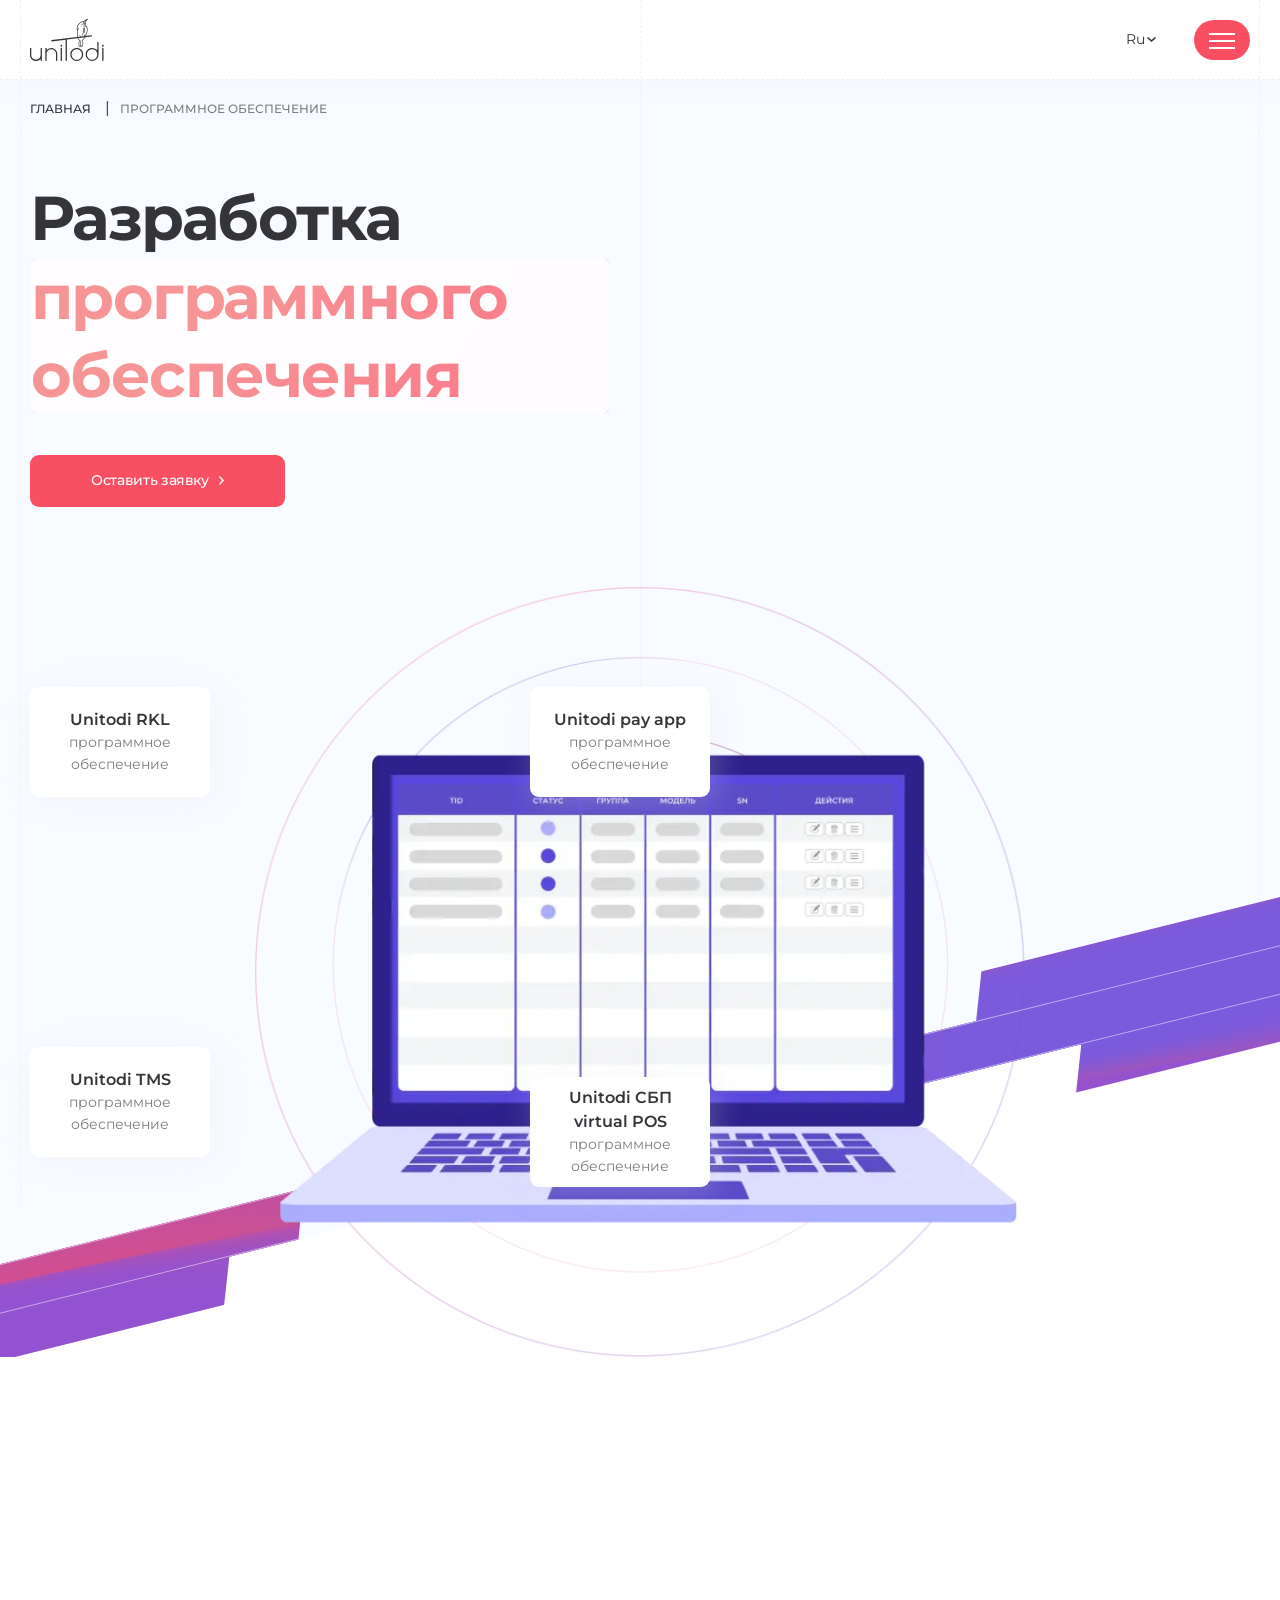
<file: software.html>
<html lang="en">
<head>
    <meta charset="UTF-8">
    <meta name="viewport" content="width=device-width, initial-scale=1.0">
    <link rel="shortcut icon" href="img/favicon.ico" type="image/x-icon">
    <link rel="stylesheet" href="css/swiper.min.css">
    <link rel="stylesheet" href="css/reset.css">
    <link rel="stylesheet" href="css/style.css">
    <script>window.console = window.console || function(t) {};</script>
    <title>Unitodi software</title>
</head>
<body>
  <div class="overlay"></div>
  <header class="header">
    <div class="header__close"></div>
    <div class="border"><span></span></div>
    <div class="header__progress">
      <div class="header__progress_bar"></div>
    </div>
    <div class="container header__container">
      <div class="header__block">
        <a href="index.html" class="header__logo">
          <svg xmlns="http://www.w3.org/2000/svg" width="74" height="42" viewBox="0 0 74 42" fill="none">
            <path d="M52.2763 16.4081C52.4337 16.5129 52.6481 16.455 52.7297 16.2811C53.4058 14.832 53.7859 13.2119 53.7859 11.5033C53.7859 10.6505 53.6909 9.81968 53.5117 9.02198C53.4738 8.85914 53.3216 8.7515 53.156 8.77636C52.9768 8.80392 52.86 8.98059 52.8979 9.16276C53.0662 9.91628 53.156 10.7001 53.156 11.5033C53.156 13.1152 52.8003 14.6416 52.1621 16.0078C52.0971 16.1514 52.1433 16.3197 52.2736 16.4081H52.2763ZM54.4538 13.7942C54.6304 13.8411 54.8095 13.728 54.8422 13.5458C54.9643 12.8834 55.027 12.2016 55.027 11.5033C55.027 10.5814 54.9155 9.68444 54.7066 8.82603C54.6683 8.66594 54.5135 8.56105 54.3535 8.58866C54.1717 8.61626 54.0549 8.79843 54.0981 8.98059C54.2938 9.78928 54.3971 10.6339 54.3971 11.5061C54.3971 12.163 54.337 12.8061 54.2232 13.4327C54.1931 13.5955 54.2938 13.7556 54.4512 13.797L54.4538 13.7942ZM51.3447 5.5277C51.0975 5.5277 50.8969 5.73193 50.8969 5.98309C50.8969 6.23429 51.0975 6.43852 51.3447 6.43852C51.5919 6.43852 51.7928 6.23429 51.7928 5.98309C51.7928 5.73193 51.5919 5.5277 51.3447 5.5277ZM57.6854 0.523595C57.6366 0.562239 57.5874 0.600879 57.5385 0.642279C56.6126 1.40959 55.8444 2.36459 55.2956 3.45208C55.5589 3.79433 55.7546 4.20836 55.8797 4.68033C56.0397 5.29307 56.0642 5.9748 55.9665 6.6814C56.5938 7.16993 57.0525 7.80753 57.3349 8.5914C58.4889 11.8097 56.181 16.4246 55.4451 17.7633C54.5436 19.4055 53.6774 20.5565 52.8273 21.2383C52.8221 21.2272 53.2075 22.3478 53.2075 24.0287C53.2075 25.1549 53.0692 27.777 51.7928 27.777C51.3992 27.777 51.114 27.5286 50.9074 27.1504C50.655 27.5286 50.3293 27.7852 49.9192 27.7852C49.8895 27.7852 49.8568 27.7852 49.8267 27.7797C48.3332 27.6252 48.5751 24.4317 48.6375 23.7941C48.6728 23.4463 48.8058 22.3119 49.178 21.3983C48.3362 20.7525 47.6898 19.607 47.3423 18.0724C46.9077 16.1514 46.8401 13.7473 47.2691 11.553C47.076 11.2301 46.9321 10.8602 46.8453 10.449C46.5275 8.96402 46.9539 7.12305 47.9884 5.5277C49.2295 3.61216 51.22 2.32595 52.9415 2.32595C53.2375 2.32595 53.5226 2.36459 53.7886 2.43635C54.6251 1.27987 55.8414 0.424231 57.2482 0.0543759C57.3131 0.0378152 57.3785 0.0212545 57.4465 0.00745392C57.7451 -0.0587889 57.9269 0.333147 57.688 0.523595H57.6854ZM56.0018 1.26055C54.4486 2.17691 53.3652 3.83296 53.221 5.7485C53.2075 5.93067 53.0474 6.06866 52.8626 6.04384C52.6943 6.01898 52.5832 5.85888 52.5967 5.68775C52.6699 4.71622 52.9633 3.80813 53.4193 3.01046C53.2646 2.98286 53.1072 2.9663 52.9389 2.9663C51.4209 2.9663 49.6397 4.13658 48.5098 5.88099C47.5677 7.33557 47.1714 8.99438 47.4565 10.3165C47.4726 10.3882 47.4888 10.46 47.5106 10.5318C47.6571 10.0101 47.8336 9.50777 48.0455 9.0358C48.1296 8.8481 48.3685 8.79014 48.5316 8.92538C48.6431 9.01923 48.6728 9.18208 48.6131 9.31457C47.5215 11.7711 47.3397 15.2267 47.9531 17.9344C48.2656 19.3172 48.8088 20.2805 49.4684 20.827L49.6611 20.9705C49.835 21.1003 49.8974 21.3349 49.808 21.5336C49.5582 22.0967 49.3546 22.9275 49.2622 23.8659C49.0882 25.6268 49.3681 27.098 49.8895 27.1532C50.1363 27.178 50.3943 26.8799 50.6145 26.3693C50.4135 25.5661 50.3756 24.6084 50.3756 24.037C50.3756 23.4657 50.4135 22.4223 50.6415 21.5971C50.6903 21.4149 50.8887 21.3155 51.0652 21.3873C51.2173 21.448 51.2906 21.6247 51.247 21.7847C51.0975 22.3506 51.0025 23.151 51.0025 24.037C51.0025 25.7538 51.3556 27.1449 51.7876 27.1449C52.2192 27.1449 52.5723 25.7538 52.5723 24.037C52.5723 22.8585 52.4066 21.8345 52.1621 21.3072C52.0914 21.1555 52.1377 20.9733 52.2706 20.8684L52.5152 20.678C53.3513 19.9741 54.1608 18.7928 54.8937 17.4624C56.5258 14.4953 58.2365 9.66512 55.8253 7.40731C55.8196 7.43492 55.8117 7.45977 55.8061 7.48738C55.7546 7.68333 55.5375 7.78821 55.3527 7.68608C55.2224 7.61433 55.1653 7.45702 55.2036 7.31346C55.4342 6.44127 55.4639 5.5884 55.2712 4.85421C55.2036 4.59201 55.1055 4.35464 54.9861 4.14212C54.5706 5.16886 54.34 6.29225 54.34 7.47081C54.34 7.53152 54.34 7.59226 54.34 7.65297C54.3453 7.84067 54.1931 7.99523 54.0061 7.98141C53.843 7.97038 53.7153 7.82685 53.7127 7.65851C53.7127 7.59501 53.7127 7.5343 53.7127 7.47081C53.7127 5.09712 54.5763 2.92766 56.0018 1.27159V1.26055Z" fill="currentColor"/>
            <path d="M31.317 28.9043C31.1378 28.9043 30.9912 28.965 30.8663 29.092C30.7441 29.2162 30.6816 29.3708 30.6816 29.5502V41.3551C30.6816 41.5372 30.7414 41.6865 30.8663 41.8133C30.9912 41.9404 31.1378 42.0012 31.317 42.0012C31.4962 42.0012 31.6456 41.9404 31.7732 41.8133C31.9008 41.6865 31.9633 41.5372 31.9633 41.3551V29.5502C31.9633 29.368 31.9008 29.219 31.7732 29.092C31.6456 28.965 31.4962 28.9043 31.317 28.9043Z" fill="currentColor"/>
            <path d="M21.2948 28.9041C19.6927 28.9041 18.1693 29.6052 16.7627 30.988C16.7464 31.0046 16.7247 31.0129 16.7003 31.0129C16.6894 31.0129 16.6758 31.0129 16.665 31.0046C16.6324 30.9908 16.6107 30.9577 16.6107 30.9218V29.5473C16.6107 29.3678 16.5482 29.2133 16.426 29.0891C16.3011 28.9621 16.1545 28.9014 15.9753 28.9014C15.7961 28.9014 15.6494 28.9621 15.5245 29.0891C15.4023 29.2133 15.3398 29.3678 15.3398 29.5473V41.3523C15.3398 41.5344 15.3996 41.6833 15.5245 41.8105C15.6494 41.9373 15.7961 41.998 15.9753 41.998C16.1545 41.998 16.3011 41.9373 16.426 41.8105C16.5509 41.6833 16.6107 41.5344 16.6107 41.3523V34.9653C16.6107 33.6515 17.0696 32.5199 17.9765 31.6063C18.8998 30.6679 20.0131 30.1931 21.292 30.1931C22.571 30.1931 23.6816 30.6679 24.594 31.6063C25.5091 32.5116 25.9734 33.6432 25.9734 34.9653V41.3523C25.9734 41.5344 26.0331 41.6833 26.1581 41.8105C26.283 41.9373 26.4296 41.998 26.6088 41.998C26.7881 41.998 26.9374 41.9373 27.065 41.8105C27.1927 41.6833 27.2551 41.5344 27.2551 41.3523V34.9653C27.2551 33.2982 26.6631 31.8574 25.4955 30.6789C24.3523 29.5003 22.9376 28.9041 21.292 28.9041H21.2948Z" fill="currentColor"/>
            <path d="M11.2717 28.9043C11.0925 28.9043 10.9458 28.965 10.8209 29.092C10.6987 29.2162 10.6363 29.3708 10.6363 29.5502V35.9371C10.6363 37.2509 10.172 38.3853 9.25684 39.307C8.34175 40.2372 7.23115 40.7095 5.95219 40.7095C4.67323 40.7095 3.57349 40.2372 2.63667 39.307C1.72972 38.3853 1.27081 37.2509 1.27081 35.9371V29.5502C1.27081 29.3708 1.20836 29.2162 1.08617 29.092C0.961256 28.965 0.814624 28.9043 0.635408 28.9043C0.456189 28.9043 0.309557 28.965 0.184648 29.092C0.0624545 29.2162 0 29.3708 0 29.5502V35.9371C0 37.6125 0.583815 39.0562 1.73515 40.2345C2.90821 41.4048 4.32836 41.9985 5.95219 41.9985C7.57602 41.9985 9.07762 41.2971 10.4842 39.9145C10.5005 39.8977 10.5222 39.8897 10.5467 39.8897C10.5575 39.8897 10.5711 39.8897 10.582 39.8977C10.6146 39.9115 10.6363 39.9447 10.6363 39.9806V41.3551C10.6363 41.5372 10.696 41.6865 10.8209 41.8133C10.9458 41.9404 11.0925 42.0012 11.2717 42.0012C11.4509 42.0012 11.6002 41.9404 11.7279 41.8133C11.8555 41.6865 11.9179 41.5372 11.9179 41.3551V29.5502C11.9179 29.3708 11.8555 29.2162 11.7279 29.092C11.603 28.9678 11.4482 28.9043 11.2717 28.9043Z" fill="currentColor"/>
            <path d="M51.3239 30.8206C50.0719 29.5482 48.5405 28.9023 46.7701 28.9023C44.9997 28.9023 43.4683 29.5482 42.2163 30.8206C40.9647 32.093 40.3291 33.6498 40.3291 35.4493C40.3291 37.2489 40.9647 38.8057 42.2163 40.0779C43.4683 41.3505 44.9997 41.9965 46.7701 41.9965C48.5405 41.9965 50.0719 41.3505 51.3239 40.0779C52.5755 38.8057 53.2111 37.2489 53.2111 35.4493C53.2111 33.6498 52.5755 32.093 51.3239 30.8206ZM50.4224 39.1646C49.4149 40.1886 48.1847 40.7075 46.7675 40.7075C45.3498 40.7075 44.12 40.1886 43.1126 39.1646C42.1051 38.1405 41.5946 36.8901 41.5946 35.4493C41.5946 34.0085 42.1051 32.7582 43.1126 31.7343C44.12 30.7102 45.3498 30.1913 46.7675 30.1913C48.1847 30.1913 49.4123 30.7102 50.4224 31.7343C51.4216 32.75 51.9294 34.0003 51.9294 35.4493C51.9294 36.8984 51.4216 38.146 50.4224 39.1646Z" fill="currentColor"/>
            <path d="M62.1315 16.6983C62.0909 16.3726 61.8193 16.127 61.4963 16.127C61.4692 16.127 61.4448 16.127 61.4174 16.1325L21.8539 21.1035C21.6855 21.1255 21.5335 21.2111 21.4276 21.3491C21.3217 21.4871 21.2755 21.6555 21.2972 21.8294C21.338 22.1551 21.6095 22.4007 21.9327 22.4007C21.9598 22.4007 21.9842 22.4007 22.0114 22.3952L35.526 20.7005C35.526 20.7005 35.5342 20.7005 35.5369 20.7005C35.5586 20.7005 35.5803 20.7087 35.5966 20.7226C35.6156 20.7391 35.6265 20.7639 35.6265 20.7916V41.3488C35.6265 41.7077 35.9143 42.0002 36.2673 42.0002C36.6203 42.0002 36.9082 41.7077 36.9082 41.3488V20.6066C36.9082 20.5625 36.9408 20.5238 36.9869 20.5183L61.5804 17.4242C61.9305 17.38 62.1807 17.0544 62.1371 16.6983H62.1315Z" fill="currentColor"/>
            <path d="M72.8758 28.9043C72.6966 28.9043 72.5501 28.965 72.425 29.092C72.303 29.2162 72.2402 29.3708 72.2402 29.5502V41.3551C72.2402 41.5372 72.3003 41.6865 72.425 41.8133C72.5501 41.9404 72.6966 42.0012 72.8758 42.0012C73.055 42.0012 73.2045 41.9404 73.3318 41.8133C73.4595 41.6865 73.5219 41.5372 73.5219 41.3551V29.5502C73.5219 29.368 73.4595 29.219 73.3318 29.092C73.2045 28.965 73.055 28.9043 72.8758 28.9043Z" fill="currentColor"/>
            <path d="M55.3508 17.5885C55.1769 17.5885 55.0356 17.4449 55.0356 17.2683C55.0356 16.8046 54.6638 16.4265 54.2074 16.4265C54.0338 16.4265 53.8926 16.283 53.8926 16.1063C53.8926 15.9297 54.0338 15.7861 54.2074 15.7861C55.0086 15.7861 55.6629 16.4486 55.6629 17.2655C55.6629 17.4422 55.5217 17.5857 55.3478 17.5857L55.3508 17.5885Z" fill="currentColor"/>
            <path d="M51.0145 17.8642C51.0145 17.05 50.3628 16.3848 49.5589 16.3848C49.3854 16.3848 49.2441 16.5283 49.2441 16.705C49.2441 16.8816 49.3854 17.0251 49.5589 17.0251C50.0153 17.0251 50.3872 17.4033 50.3872 17.8669C50.3872 18.0436 50.5284 18.1871 50.7024 18.1871C50.8759 18.1871 51.0171 18.0436 51.0171 17.8669L51.0145 17.8642Z" fill="currentColor"/>
            <path d="M31.3165 25.8613C31.0775 25.8613 30.8684 25.9497 30.6973 26.1263C30.5263 26.303 30.4366 26.5127 30.4366 26.7556C30.4366 26.9985 30.5208 27.2166 30.6946 27.3904C30.8657 27.5616 31.0748 27.6499 31.3138 27.6499C31.5527 27.6499 31.7699 27.5643 31.9383 27.3904C32.1066 27.2193 32.1935 27.0068 32.1935 26.7556C32.1935 26.5045 32.1066 26.3002 31.9383 26.1263C31.7699 25.9524 31.5608 25.8641 31.3138 25.8641L31.3165 25.8613Z" fill="currentColor"/>
            <path d="M72.8757 27.6471C73.1229 27.6471 73.3321 27.5616 73.5004 27.3877C73.6687 27.2166 73.7554 27.004 73.7554 26.7529C73.7554 26.5017 73.6687 26.2974 73.5004 26.1236C73.3321 25.9497 73.1229 25.8613 72.8757 25.8613C72.6285 25.8613 72.4276 25.9497 72.2567 26.1263C72.0857 26.303 71.996 26.5127 71.996 26.7556C71.996 26.9985 72.0801 27.2166 72.254 27.3904C72.4249 27.5616 72.6342 27.6499 72.8731 27.6499L72.8757 27.6471Z" fill="currentColor"/>
            <path d="M67.9333 22.8369C67.5802 22.8369 67.2924 23.1295 67.2924 23.4883V31.2194C67.2924 31.2552 67.2706 31.2884 67.238 31.3022C67.2271 31.3077 67.2165 31.3105 67.2027 31.3105C67.1782 31.3105 67.1564 31.3022 67.1403 31.2828L66.7248 30.8606C65.5273 29.6434 63.9143 28.9257 62.2229 28.9036C60.4142 28.8816 58.85 29.5274 57.5766 30.8192C56.325 32.0916 55.6895 33.6483 55.6895 35.4479C55.6895 37.2475 56.325 38.8043 57.5766 40.0765C58.8286 41.3491 60.3601 41.9948 62.1305 41.9948C63.9008 41.9948 65.4732 41.3075 66.6843 40.0792C67.9359 38.807 68.5715 37.2502 68.5715 35.4506V23.4883C68.5715 23.1295 68.2834 22.8369 67.9306 22.8369H67.9333ZM65.7854 39.1628C64.7779 40.1869 63.5477 40.7058 62.1305 40.7058C60.7128 40.7058 59.483 40.1869 58.4755 39.1628C57.4681 38.139 56.9576 36.8887 56.9576 35.4479C56.9576 34.0071 57.4681 32.7567 58.4755 31.7327C59.483 30.7087 60.7128 30.1899 62.1305 30.1899C63.5477 30.1899 64.7753 30.7087 65.7854 31.7327C66.7846 32.7485 67.2924 33.9988 67.2924 35.4479C67.2924 36.8969 66.7846 38.1445 65.7854 39.1628Z" fill="currentColor"/>
          </svg>
        </a>
        <div class="header__navigation">
          <button class="header__navigation_close body_small">
            <span>Закрыть</span>
            <svg xmlns="http://www.w3.org/2000/svg" width="24" height="24" viewBox="0 0 24 24" fill="none">
              <path d="M20.0304 5.02934L18.9697 3.96875L12.0001 10.9384L5.03041 3.96875L3.96973 5.02934L10.9394 11.999L3.96973 18.9688L5.03041 20.0293L12.0001 13.0597L18.9697 20.0293L20.0304 18.9688L13.0607 11.999L20.0304 5.02934Z" fill="currentColor"/>
            </svg>
          </button>
          <div class="header__navigation_scroll">
            <nav class="header__nav">
              <ul class="header__nav_list">
                <li class="header__nav_item">
                  <a href="aboutus.html" class="header__nav_link body_small"><span>О нас</span></a>
                </li>
                <li class="header__nav_item">
                  <a href="terminals.html" class="header__nav_link body_small">
                    <span>Терминалы</span>
                    <div class="header__nav_link_svg">
                      <svg xmlns="http://www.w3.org/2000/svg" width="15" height="16" viewBox="0 0 15 16" fill="none">
                        <path d="M4.33496 13.2469L8.4551 8.66736L4.33496 4.07783L5.60339 2.66797L11.0009 8.66736L5.60339 14.6667L4.33496 13.2469Z" fill="currentColor"/>
                      </svg>
                    </div>
                  </a>
                </li>
                <li class="header__nav_item">
                  <a href="software.html" class="header__nav_link body_small">
                    <span>Программное обеспечение</span>
                    <div class="header__nav_link_svg">
                      <svg xmlns="http://www.w3.org/2000/svg" width="15" height="16" viewBox="0 0 15 16" fill="none">
                        <path d="M4.33496 13.2469L8.4551 8.66736L4.33496 4.07783L5.60339 2.66797L11.0009 8.66736L5.60339 14.6667L4.33496 13.2469Z" fill="currentColor"/>
                      </svg>
                    </div>
                  </a>
                </li>
                <li class="header__nav_item">
                  <a href="vacancies.html" class="header__nav_link body_small"><span>Вакансии</span></a>
                </li>
                <li class="header__nav_item">
                  <a href="contacts.html" class="header__nav_link body_small"><span>Контакты</span></a>
                </li>
              </ul>
            </nav>
            <div class="header__navigation_social">
              <a href="tel://8800" class="btn btn__secondary header__navigation__btn">
                <span>Связаться</span>
                <span class="btn__arrow">
                  <svg xmlns="http://www.w3.org/2000/svg" width="5" height="9" viewBox="0 0 5 9" fill="none">
                    <path d="M0 7.935L3.09042 4.5L0 1.0575L0.951417 0L5 4.5L0.951417 9L0 7.935Z" fill="currentColor"/>
                  </svg>
                </span>
              </a>
              <div class="header__socials">
                <a href="#" class="header__social">
                  <img src="img/icon/tg.svg" alt="">
                </a>
                <a href="#" class="header__social">
                  <img src="img/icon/yt.svg" alt="">
                </a>
                <a href="#" class="header__social">
                  <img src="img/icon/vk.svg" alt="">
                </a>
              </div>
            </div>
          </div>
          <div class="header__popups">
            <div class="header__popup popup"></div>
            <div class="header__popup popup">
              <div class="container header__popup_container">
                <div class="border"><span></span></div>
                <div class="header__nav_flex">
                  <div class="header__nav_left">
                    <button class="header__nav_left_close body_small">
                      <svg xmlns="http://www.w3.org/2000/svg" width="24" height="24" viewBox="0 0 24 24" fill="none">
                        <path d="M10.742 6L4 12.5L10.742 19L11.8751 17.9075L7.06758 13.2725H21V11.7274H7.06773L11.8751 7.09254L10.742 6Z" fill="currentColor"/>
                      </svg>
                      <span>Назад</span>
                    </button>
                    <div class="header__nav_scroll">
                      <div class="header__subnav">
                        <a href="#" class="header__sublink body_caption">
                          <span>Мобильные терминалы</span>
                          <div class="header__sublink_svg">
                            <svg xmlns="http://www.w3.org/2000/svg" width="15" height="16" viewBox="0 0 15 16" fill="none">
                              <path d="M4 13.2469L8.12014 8.66736L4 4.07783L5.26843 2.66797L10.666 8.66736L5.26843 14.6667L4 13.2469Z" fill="currentColor"/>
                            </svg>
                          </div>
                        </a>
                      </div>
                      <div class="header__subnav">
                        <a href="#" class="header__sublink body_caption">
                          <span>Кассовые аппараты</span>
                          <div class="header__sublink_svg">
                            <svg xmlns="http://www.w3.org/2000/svg" width="15" height="16" viewBox="0 0 15 16" fill="none">
                              <path d="M4 13.2469L8.12014 8.66736L4 4.07783L5.26843 2.66797L10.666 8.66736L5.26843 14.6667L4 13.2469Z" fill="currentColor"/>
                            </svg>
                          </div>
                        </a>
                      </div>
                      <div class="header__subnav">
                        <a href="#" class="header__sublink body_caption">
                          <span>Стационарные решения</span>
                          <div class="header__sublink_svg">
                            <svg xmlns="http://www.w3.org/2000/svg" width="15" height="16" viewBox="0 0 15 16" fill="none">
                              <path d="M4 13.2469L8.12014 8.66736L4 4.07783L5.26843 2.66797L10.666 8.66736L5.26843 14.6667L4 13.2469Z" fill="currentColor"/>
                            </svg>
                          </div>
                        </a>
                      </div>
                      <div class="header__subnav">
                        <a href="#" class="header__sublink body_caption">
                          <span>Интеллектуальный Пин-Пад</span>
                          <div class="header__sublink_svg">
                            <svg xmlns="http://www.w3.org/2000/svg" width="15" height="16" viewBox="0 0 15 16" fill="none">
                              <path d="M4 13.2469L8.12014 8.66736L4 4.07783L5.26843 2.66797L10.666 8.66736L5.26843 14.6667L4 13.2469Z" fill="currentColor"/>
                            </svg>
                          </div>
                        </a>
                      </div>
                    </div>
                  </div>
                  <div class="header__nav_right">
                    <button class="header__nav_right_close body_small">
                      <svg xmlns="http://www.w3.org/2000/svg" width="24" height="24" viewBox="0 0 24 24" fill="none">
                        <path d="M10.742 6L4 12.5L10.742 19L11.8751 17.9075L7.06758 13.2725H21V11.7274H7.06773L11.8751 7.09254L10.742 6Z" fill="currentColor"/>
                      </svg>
                      <span>Назад</span>
                    </button>
                    <div class="header__nav_scroll">
                      <div class="header__nav_scroll_flex">
                        <div class="header__subsubnav">
                          <a href="terminalCard.html" class="header__subsublink body_caption">
                            <span>Биометрический терминал P8 BIO</span>
                          </a>
                          <a href="#" class="header__subsublink body_caption">
                            <span>Мобильный/стационарный терминал MF 960</span>
                          </a>
                          <a href="#" class="header__subsublink body_caption">
                            <span>Мобильный терминал K9</span>
                          </a>
                          <a href="#" class="header__subsublink body_caption">
                            <span>Мобильный терминал K10</span>
                          </a>
                          <a href="#" class="header__subsublink body_caption">
                            <span>Биометрический терминал P8 BIO</span>
                          </a>
                          <a href="#" class="header__subsublink body_caption">
                            <span>Биометрический терминал P8 BIO</span>
                          </a>
                          <a href="#" class="header__subsublink body_caption">
                            <span>Биометрический терминал P8 BIO</span>
                          </a>
                          <a href="#" class="header__subsublink body_caption">
                            <span>Биометрический терминал P8 BIO</span>
                          </a>
                          <a href="#" class="header__subsublink body_caption">
                            <span>Биометрический терминал P8 BIO</span>
                          </a>
                          <a href="#" class="header__subsublink body_caption">
                            <span>Биометрический терминал P8 BIO</span>
                          </a>
                        </div>
                        <div class="header__subsubnav">
                          <a href="#" class="header__subsublink body_caption">
                            <span>Биометрический терминал P8 BIO</span>
                          </a>
                        </div>
                        <div class="header__subsubnav">
                          <a href="#" class="header__subsublink body_caption">
                            <span>Биометрический терминал P8 BIO</span>
                          </a>
                        </div>
                        <div class="header__subsubnav">
                          <a href="#" class="header__subsublink body_caption">
                            <span>Биометрический терминал P8 BIO</span>
                          </a>
                        </div>
                      </div>
                    </div>
                  </div>
                </div>
              </div>
              <div class="header__popup_close"></div>
            </div>
            <div class="header__popup popup">
              <div class="container header__popup_container">
                <div class="border"><span></span></div>
                <div class="header__nav_flex">
                  <div class="header__nav_left">
                    <button class="header__nav_left_close body_small">
                      <svg xmlns="http://www.w3.org/2000/svg" width="24" height="24" viewBox="0 0 24 24" fill="none">
                        <path d="M10.742 6L4 12.5L10.742 19L11.8751 17.9075L7.06758 13.2725H21V11.7274H7.06773L11.8751 7.09254L10.742 6Z" fill="currentColor"/>
                      </svg>
                      <span>Назад</span>
                    </button>
                    <div class="header__nav_scroll">
                      <div class="header__subnav">
                        <a href="software.html" class="header__sublink body_caption">
                          <span>Программное обеспечение</span>
                          <div class="header__sublink_svg">
                            <svg xmlns="http://www.w3.org/2000/svg" width="15" height="16" viewBox="0 0 15 16" fill="none">
                              <path d="M4 13.2469L8.12014 8.66736L4 4.07783L5.26843 2.66797L10.666 8.66736L5.26843 14.6667L4 13.2469Z" fill="currentColor"/>
                            </svg>
                          </div>
                        </a>
                      </div>
                    </div>
                  </div>
                  <div class="header__nav_right">
                    <button class="header__nav_right_close body_small">
                      <svg xmlns="http://www.w3.org/2000/svg" width="24" height="24" viewBox="0 0 24 24" fill="none">
                        <path d="M10.742 6L4 12.5L10.742 19L11.8751 17.9075L7.06758 13.2725H21V11.7274H7.06773L11.8751 7.09254L10.742 6Z" fill="currentColor"/>
                      </svg>
                      <span>Назад</span>
                    </button>
                    <div class="header__nav_scroll">
                      <div class="header__nav_scroll_flex">
                        <div class="header__subsubnav">
                          <a href="softwareCard.html" class="header__subsublink body_caption">
                            <span>Unitodi pay app</span>
                          </a>
                          <a href="#" class="header__subsublink body_caption">
                            <span>Unitodi Soft POS</span>
                          </a>
                          <a href="#" class="header__subsublink body_caption">
                            <span>Unitodi СБП virtual POS</span>
                          </a>
                          <a href="#" class="header__subsublink body_caption">
                            <span>Unitodi PSP</span>
                          </a>
                          <a href="#" class="header__subsublink body_caption">
                            <span>Unitodi TMS</span>
                          </a>
                          <a href="#" class="header__subsublink body_caption">
                            <span>Unitodi RKL</span>
                          </a>
                        </div>
                      </div>
                    </div>
                  </div>
                </div>
              </div>
              <div class="header__popup_close"></div>
            </div>
            <div class="header__popup popup"></div>
            <div class="header__popup popup"></div>
          </div>
        </div>
        <div class="header__btn_wrapper">
          <div class="header__language">
            <a>
              <span id="language" class="body_small">Ru</span>
              <svg xmlns="http://www.w3.org/2000/svg" width="5" height="9" viewBox="0 0 5 9" fill="none">
                <path d="M0 7.935L3.09042 4.5L0 1.0575L0.951417 0L5 4.5L0.951417 9L0 7.935Z" fill="currentColor"/>
              </svg>
            </a>
          </div>
          <div class="header__language_wrapper">
            <span class="body_small" id="RU">Русский</span>
            <span class="body_small" id="EN">English</span>
          </div>
          <a href="" class="btn btn__secondary header__btn">
            <span>Связаться</span>
            <span class="btn__arrow">
              <svg xmlns="http://www.w3.org/2000/svg" width="5" height="9" viewBox="0 0 5 9" fill="none">
                <path d="M0 7.935L3.09042 4.5L0 1.0575L0.951417 0L5 4.5L0.951417 9L0 7.935Z" fill="currentColor"/>
              </svg>
            </span>
          </a>
          <button class="header__burger" aria-label="Открыть меню">
            <div class="header__burger_flex">
              <span></span>
              <span></span>
              <span></span>
            </div>
          </button>
        </div>
      </div>
    </div>
  </header>
  <main class="main" data-scroll-container>
    <div class="border"><span></span></div>
    <section class="top" data-scroll-section id="top"><div class="border"><span></span></div></section>
    <section class="hero" data-scroll-section>
      <div class="hero__back">
        <span class="hero__back_line"></span>
        <span class="hero__back_line"></span>
        <span class="hero__back_line"></span>
        <canvas class="hero__gradient_one" data-transition-in></canvas>
        <div class="border"><span></span></div>
      </div>
      <div class="container hero__container">
        <ul class="breadcrumbs__list">
          <li class="breadcrumbs__item animate_top">
            <a href="index.html" class="body_caption breadcrumbs__link">Главная</a>
          </li>
          <li class="breadcrumbs__item animate_top">
            <a href="terminals.html" class="body_caption breadcrumbs__link">Программное обеспечение</a>
          </li>
        </ul>
        <div class="hero__block">
          <div class="hero__slider">
            <div class="hero__wrapper">
              <div class="hero__flex">
                <div class="hero__info">
                  <p class="hero__head">Разработка <span class="text_color">программного обеспечения</span></p>
                  <div class="hero__button">
                    <a href="#" class="btn btn__primary hero__btn">
                      <span>Оставить заявку</span>
                      <span class="btn__arrow">
                        <svg xmlns="http://www.w3.org/2000/svg" width="5" height="9" viewBox="0 0 5 9" fill="none">
                          <path d="M0 7.935L3.09042 4.5L0 1.0575L0.951417 0L5 4.5L0.951417 9L0 7.935Z" fill="currentColor"/>
                        </svg>
                      </span>
                    </a>
                  </div>
                </div>
                <div class="hero__image">
                  <div class="hero__software hero__circles_js">
                    <div class="hero__software_mouse hero__software_mouse_js">
                      <span class="hero__software_flex hero__circle_js">
                        <span class="hero__software_head sub_two">Unitodi RKL</span>
                        <span class="hero__software_desc body_small">программное обеспечение</span>
                      </span>
                    </div>
                    <div class="hero__software_mouse hero__software_mouse_js">
                      <span class="hero__software_flex hero__circle_js">
                        <span class="hero__software_head sub_two">Unitodi pay app</span>
                        <span class="hero__software_desc body_small">программное обеспечение</span>
                      </span>
                    </div>
                    <div class="hero__software_mouse hero__software_mouse_js">
                      <span class="hero__software_flex hero__circle_js">
                        <span class="hero__software_head sub_two">Unitodi TMS</span>
                        <span class="hero__software_desc body_small">программное обеспечение</span>
                      </span>
                    </div>
                    <div class="hero__software_mouse hero__software_mouse_js">
                      <span class="hero__software_flex hero__circle_js">
                        <span class="hero__software_head sub_two">Unitodi СБП virtual POS</span>
                        <span class="hero__software_desc body_small">программное обеспечение</span>
                      </span>
                    </div>
                  </div>
                  <div class="hero__image_flex">
                    <img src="img/software/software_hero.webp" alt="">
                  </div>
                </div>
              </div>
            </div>
          </div>
        </div>
      </div>
    </section>
    <section class="software" data-scroll-section>
      <div class="container software__container">
        <div class="border"><span></span></div>
        <div class="software__block">
          <div class="software_top">
            <div class="software_top__title"> 
              <div class="software_top__title_left">
                <p class="animate_top sub_one text_color">О программном обеспечении</p>
                <h2 class="software_top__head animate_left">Платёжные инструменты для любого вида бизнеса </h2>
              </div>
              <div class="software_top__title_right">
                <p class="animate_right body_two">
                  Lorem ipsum dolor sit amet consectetur. Blandit cras lorem lectus vitae tincidunt amet. Id orci tincidunt ac quam diam pretium. Tempus etiam feugiat turpis leo tempus consectetur pellentesque etiam.
                </p>
              </div>
            </div>
            <div class="software__icons_wrapper">
              <ul class="software_icons terminals_icons">
                <li class="terminals_icon">
                  <div class="terminals_icon__svg animate_top">
                    <img src="./img/icon/software/onlineStore.svg" alt="onlineStore" />                   
                  </div>
                  <p class="terminals_icon__subtitle text_line animate_left sub_two">
                    Интернет-магазинам
                  </p>
                  <p class="terminals_icon__text animate_left body_small">
                    Lorem ipsum dolor sit amet consectetur. Blandit cras lorem lectus vitae tincidunt amet. 
                  </p>
                </li>
                <li class="terminals_icon">
                  <div class="terminals_icon__svg animate_top">
                    <img src="./img/icon/software/basket.svg" alt="basket" />                                                                                    
                  </div>
                  <p class="terminals_icon__subtitle text_line animate_left sub_two">
                    Маркетплейсам и агрегаторам
                  </p>
                  <p class="terminals_icon__text animate_left body_small">
                    Lorem ipsum dolor sit amet consectetur. Blandit cras lorem lectus vitae tincidunt amet. 
                  </p>
                </li>
                <li class="terminals_icon">
                  <div class="terminals_icon__svg animate_top">                                                                                    
                    <img src="./img/icon/software/tourism.svg" alt="tourism" /> 
                  </div>
                  <p class="terminals_icon__subtitle text_line animate_left sub_two">
                    Туризму
                  </p>
                  <p class="terminals_icon__text animate_left body_small">
                    Lorem ipsum dolor sit amet consectetur. Blandit cras lorem lectus vitae tincidunt amet. 
                  </p>
                </li>
                <li class="terminals_icon">
                  <div class="terminals_icon__svg animate_top">
                    <img src="./img/icon/software/hotel.svg" alt="hotel" />                  
                  </div>
                  <p class="terminals_icon__subtitle text_line animate_left sub_two">
                    Гостиницам и отелям
                  </p>
                  <p class="terminals_icon__text animate_left body_small">
                    Lorem ipsum dolor sit amet consectetur. Blandit cras lorem lectus vitae tincidunt amet. 
                  </p>
                </li>
                <li class="terminals_icon">
                  <div class="terminals_icon__svg animate_top">
                    <img src="./img/icon/software/pawnshop.svg" alt="pawnshop" />                  
                  </div>
                  <p class="terminals_icon__subtitle text_line animate_left sub_two">
                    Ломбардам и ломозаготовителям
                  </p>
                  <p class="terminals_icon__text animate_left body_small">
                    Lorem ipsum dolor sit amet consectetur. Blandit cras lorem lectus vitae tincidunt amet. 
                  </p>
                </li>
                <li class="terminals_icon">
                  <div class="terminals_icon__svg animate_top">
                    <img src="./img/icon/software/delivery.svg" alt="delivery" />                  
                  </div>
                  <p class="terminals_icon__subtitle text_line animate_left sub_two">
                    Службам доставки еды, кафе
                  </p>
                  <p class="terminals_icon__text animate_left body_small">
                    Lorem ipsum dolor sit amet consectetur. Blandit cras lorem lectus vitae tincidunt amet. 
                  </p>
                </li>
              </ul>

              <div class="software_top__img">
                <img src="./img/software/software_main.webp"/>
                
              </div>
            </div>
          </div>
          <div class="terminals__boxes">
            <div class="terminals__box">
              <div class="terminals__box_top">
                <div class="terminals__box_title">
                  <p class="terminals__box_name sub_one text_color animate_left">Программное обеспечение</p>
                  <h3 class="terminals__box_head animate_right">Принимайте платежи в любых местах</h3>
                </div>
              </div>
              <ul class="terminals__items">
                <li class="terminals__item">
                  <a href="softwareCard.html" class="terminals__item_image animate_top">
                    <img class="terminals__item_image_back" src="img/terminals/products/products_1_back.webp" alt="">
                    <img class="terminals__item_image_img" src="img/software/products/products_1.webp" alt="">
                  </a>
                  <div class="terminals__item_info">
                    <div class="terminals__item_names animate_left">
                      <a href="softwareCard.html" class="terminals__item_name sub_one">Unitodi pay app</a>
                    </div>
                    <p class="terminals__item_type body_caption animate_right">Программное обеспечение</p>
                    <p class="terminals__item_desc body_small animate_top">
                      Lorem ipsum dolor sit amet consectetur. Sem iaculis velit dui cum. Lorem ipsum dolor sit amet, iaculis velit dui cum. Lorem ipsum dolor sit amet iaculis velit dui 
                    </p>
                    <div class="terminals__item_btn animate_right">
                      <a href="softwareCard.html" class="btn btn__secondary">
                        <span>Перейти</span>
                        <span class="btn__arrow">
                          <svg xmlns="http://www.w3.org/2000/svg" width="5" height="9" viewBox="0 0 5 9" fill="none">
                            <path d="M0 7.935L3.09042 4.5L0 1.0575L0.951417 0L5 4.5L0.951417 9L0 7.935Z" fill="currentColor"/>
                          </svg>
                        </span>
                      </a>
                    </div>
                  </div>
                </li>
                <li class="terminals__item">
                  <a href="softwareCard.html" class="terminals__item_image animate_top">
                    <img class="terminals__item_image_back" src="img/terminals/products/products_2_back.webp" alt="">
                    <img class="terminals__item_image_img" src="img/software/products/products_2.webp" alt="">
                  </a>
                  <div class="terminals__item_info">
                    <div class="terminals__item_names animate_left">
                      <a href="softwareCard.html" class="terminals__item_name sub_one">Unitodi СБП virtual POS</a>
                    </div>
                    <p class="terminals__item_type body_caption animate_right">Программное обеспечение</p>
                    <p class="terminals__item_desc body_small animate_top">
                      Lorem ipsum dolor sit amet consectetur. Sem iaculis velit dui cum. Lorem ipsum dolor sit amet, iaculis velit dui cum. Lorem ipsum dolor sit amet iaculis velit dui 
                    </p>
                    <div class="terminals__item_btn animate_right">
                      <a href="softwareCard.html" class="btn btn__secondary">
                        <span>Перейти</span>
                        <span class="btn__arrow">
                          <svg xmlns="http://www.w3.org/2000/svg" width="5" height="9" viewBox="0 0 5 9" fill="none">
                            <path d="M0 7.935L3.09042 4.5L0 1.0575L0.951417 0L5 4.5L0.951417 9L0 7.935Z" fill="currentColor"/>
                          </svg>
                        </span>
                      </a>
                    </div>
                  </div>
                </li>
                <li class="terminals__item">
                  <a href="softwareCard.html" class="terminals__item_image animate_top">
                    <img class="terminals__item_image_back" src="img/terminals/products/products_3_back.webp" alt="">
                    <img class="terminals__item_image_img" src="img/software/products/products_3.webp" alt="">
                  </a>
                  <div class="terminals__item_info">
                    <div class="terminals__item_names animate_left">
                      <a href="softwareCard.html" class="terminals__item_name sub_one">МUnitodi TMS</a>
                    </div>
                    <p class="terminals__item_type body_caption animate_right">Программное обеспечение</p>
                    <p class="terminals__item_desc body_small animate_top">
                      Lorem ipsum dolor sit amet consectetur. Sem iaculis velit dui cum. Lorem ipsum dolor sit amet, iaculis velit dui cum. Lorem ipsum dolor sit amet iaculis velit dui 
                    </p>
                    <div class="terminals__item_btn animate_right">
                      <a href="softwareCard.html" class="btn btn__secondary">
                        <span>Перейти</span>
                        <span class="btn__arrow">
                          <svg xmlns="http://www.w3.org/2000/svg" width="5" height="9" viewBox="0 0 5 9" fill="none">
                            <path d="M0 7.935L3.09042 4.5L0 1.0575L0.951417 0L5 4.5L0.951417 9L0 7.935Z" fill="currentColor"/>
                          </svg>
                        </span>
                      </a>
                    </div>
                  </div>
                </li>
                <li class="terminals__item">
                  <a href="softwareCard.html" class="terminals__item_image animate_top">
                    <img class="terminals__item_image_back" src="img/terminals/products/products_1_back.webp" alt="">
                    <img class="terminals__item_image_img" src="img/software/products/products_4.webp" alt="">
                  </a>
                  <div class="terminals__item_info">
                    <div class="terminals__item_names animate_left">
                      <a href="softwareCard.html" class="terminals__item_name sub_one">Unitodi RKL</a>
                    </div>
                    <p class="terminals__item_type body_caption animate_right">Программное обеспечение</p>
                    <p class="terminals__item_desc body_small animate_top">
                      Lorem ipsum dolor sit amet consectetur. Sem iaculis velit dui cum. Lorem ipsum dolor sit amet, iaculis velit dui cum. Lorem ipsum dolor sit amet iaculis velit dui 
                    </p>
                    <div class="terminals__item_btn animate_right">
                      <a href="softwareCard.html" class="btn btn__secondary">
                        <span>Перейти</span>
                        <span class="btn__arrow">
                          <svg xmlns="http://www.w3.org/2000/svg" width="5" height="9" viewBox="0 0 5 9" fill="none">
                            <path d="M0 7.935L3.09042 4.5L0 1.0575L0.951417 0L5 4.5L0.951417 9L0 7.935Z" fill="currentColor"/>
                          </svg>
                        </span>
                      </a>
                    </div>
                  </div>
                </li>
                <li class="terminals__item">
                  <a href="softwareCard.html" class="terminals__item_image animate_top">
                    <img class="terminals__item_image_back" src="img/terminals/products/products_2_back.webp" alt="">
                    <img class="terminals__item_image_img" src="img/software/products/products_5.webp" alt="">
                  </a>
                  <div class="terminals__item_info">
                    <div class="terminals__item_names animate_left">
                      <a href="softwareCard.html" class="terminals__item_name sub_one">Unitodi Soft POS</a>
                    </div>
                    <p class="terminals__item_type body_caption animate_right">Программное обеспечение</p>
                    <p class="terminals__item_desc body_small animate_top">
                      Lorem ipsum dolor sit amet consectetur. Sem iaculis velit dui cum. Lorem ipsum dolor sit amet, iaculis velit dui cum. Lorem ipsum dolor sit amet iaculis velit dui 
                    </p>
                    <div class="terminals__item_btn animate_right">
                      <a href="softwareCard.html" class="btn btn__secondary">
                        <span>Перейти</span>
                        <span class="btn__arrow">
                          <svg xmlns="http://www.w3.org/2000/svg" width="5" height="9" viewBox="0 0 5 9" fill="none">
                            <path d="M0 7.935L3.09042 4.5L0 1.0575L0.951417 0L5 4.5L0.951417 9L0 7.935Z" fill="currentColor"/>
                          </svg>
                        </span>
                      </a>
                    </div>
                  </div>
                </li>
                <li class="terminals__item">
                  <a href="softwareCard.html" class="terminals__item_image animate_top">
                    <img class="terminals__item_image_back" src="img/terminals/products/products_3_back.webp" alt="">
                    <img class="terminals__item_image_img" src="img/software/products/products_6.webp" alt="">
                  </a>
                  <div class="terminals__item_info">
                    <div class="terminals__item_names animate_left">
                      <a href="softwareCard.html" class="terminals__item_name sub_one">Unitodi PSP</a>
                    </div>
                    <p class="terminals__item_type body_caption animate_right">Программное обеспечение</p>
                    <p class="terminals__item_desc body_small animate_top">
                      Lorem ipsum dolor sit amet consectetur. Sem iaculis velit dui cum. Lorem ipsum dolor sit amet, iaculis velit dui cum. Lorem ipsum dolor sit amet iaculis velit dui 
                    </p>
                    <div class="terminals__item_btn animate_right">
                      <a href="softwareCard.html" class="btn btn__secondary">
                        <span>Перейти</span>
                        <span class="btn__arrow">
                          <svg xmlns="http://www.w3.org/2000/svg" width="5" height="9" viewBox="0 0 5 9" fill="none">
                            <path d="M0 7.935L3.09042 4.5L0 1.0575L0.951417 0L5 4.5L0.951417 9L0 7.935Z" fill="currentColor"/>
                          </svg>
                        </span>
                      </a>
                    </div>
                  </div>
                </li>
              </ul>
            </div>
          </div>
        </div>
      </div>
    </section>
    <section class="faq" id="faq" data-scroll-section>
      <div class="container faq__container">
        <div class="border"><span></span></div>
        <div class="faq__block">
          <p class="faq__name sub_one text_color">Обратная связь</p>
          <div class="faq__flex">
            <div class="faq__left">
              <h2 class="faq__head">Остались вопросы?</h2>
              <p class="faq__desc body_two">Пожалуйста, заполните форму и наш менеджер обязательно свяжется с вами в ближайшее рабочее время.</p>
              <div class="faq__socials">
                <a href="#" class="faq__social">
                  <img src="img/icon/tg.svg" alt="">
                </a>
                <a href="#" class="faq__social">
                  <img src="img/icon/yt.svg" alt="">
                </a>
                <a href="#" class="faq__social">
                  <img src="img/icon/vk.svg" alt="">
                </a>
              </div>
            </div>
            <div class="faq__right">
              <form action="" id="faq__form" class="faq__form">
                <div class="form__control_flex animate_top">
                  <label class="form__label body_small" for="faq__name">Ваше имя <span>*</span></label>
                  <div class="form__control">
                    <input class="form__input" type="text" minl="2" maxl="40" id="faq__name" placeholder="Иван Иванов" />
                    <small class="form__counter"><span class="form__counter_min">0</span></small>
                    <span class="form__bar"><span></span></span>
                    <span class="form__border"><span></span></span>
                    <small class="form__error">Введите ваше имя</small>
                  </div>
                </div>
                <div class="form__control_flex animate_top">
                  <label class="form__label body_small" for="faq__email">E-mail <span>*</span></label>
                  <div class="form__control">
                    <input class="form__input" type="text" minl="4" maxl="40" id="faq__email" placeholder="name@gmail.com" />
                    <small class="form__counter"><span class="form__counter_min">0</span></small>
                    <span class="form__bar"><span></span></span>
                    <span class="form__border"><span></span></span>
                    <small class="form__error">Введите e-mail</small>
                  </div>
                </div>
                <div class="form__control_flex animate_top">
                  <label class="form__label body_small" for="faq__phone">Телефон <span>*</span></label>
                  <div class="form__control">
                    <input class="form__input" data-phone-pattern type="text" minl="4" maxl="40" id="faq__phone" placeholder="+7 (999) 555-66-77" />
                    <small class="form__counter"><span class="form__counter_min">0</span></small>
                    <span class="form__bar"><span></span></span>
                    <span class="form__border"><span></span></span>
                    <small class="form__error">Введите корректный номер</small>
                  </div>
                </div>
                <div class="form__control_flex animate_top">
                  <label class="form__label body_small" for="faq__message">Сообщение <span>*</span></label>
                  <div class="form__control">
                    <textarea class="form__input form__textarea" type="text" minl="4" maxl="40" id="faq__message" placeholder="Введите сообщение"></textarea>
                    <small class="form__counter"><span class="form__counter_min">0</span></small>
                    <span class="form__bar"><span></span></span>
                    <span class="form__border"><span></span></span>
                    <small class="form__error">Введите ваше сообщение</small>
                  </div>
                </div>
                <div class="form__buttons animate_top">
                  <label class="form__checkbox">
                    <input type="checkbox" id="faq__checkbox" name="form__checkbox_input" class="form__checkbox_input">
                    <span class="form__checkbox_check">
                      <svg xmlns="http://www.w3.org/2000/svg" width="9" height="7" viewBox="0 0 9 7" fill="none">
                        <path fill-rule="evenodd" clip-rule="evenodd" d="M8.78033 0.21967C9.07322 0.512563 9.07322 0.987437 8.78033 1.28033L3.78033 6.28033C3.48744 6.57322 3.01256 6.57322 2.71967 6.28033L0.21967 3.78033C-0.0732233 3.48744 -0.0732233 3.01256 0.21967 2.71967C0.512563 2.42678 0.987437 2.42678 1.28033 2.71967L3.25 4.68934L7.71967 0.21967C8.01256 -0.0732233 8.48744 -0.0732233 8.78033 0.21967Z" fill="currentColor"/>
                      </svg>
                    </span>
                    <p class="form__checkbox_text body_small">Я даю свое согласие на <a href="policy.html">обработку персональных данных</a></p>
                  </label>
                  <button class="btn btn__primary">
                    <span>Отправить</span>
                    <span class="btn__arrow">
                      <svg xmlns="http://www.w3.org/2000/svg" width="5" height="9" viewBox="0 0 5 9" fill="none">
                        <path d="M0 7.935L3.09042 4.5L0 1.0575L0.951417 0L5 4.5L0.951417 9L0 7.935Z" fill="currentColor"/>
                      </svg>
                    </span>
                  </button>
                </div>
              </form>
            </div>
          </div>
        </div>
      </div>
    </section>
    <footer class="footer" data-scroll-section>
      <div class="container footer__container">
        <div class="border"><span></span></div>
        <div class="footer__block">
          <div class="footer__top">
            <div class="footer__logo_flex animate_top">
              <a href="index.html" class="footer__logo">
                <svg xmlns="http://www.w3.org/2000/svg" width="74" height="42" viewBox="0 0 74 42" fill="none">
                  <path d="M52.2763 16.4081C52.4337 16.5129 52.6481 16.455 52.7297 16.2811C53.4058 14.832 53.7859 13.2119 53.7859 11.5033C53.7859 10.6505 53.6909 9.81968 53.5117 9.02198C53.4738 8.85914 53.3216 8.7515 53.156 8.77636C52.9768 8.80392 52.86 8.98059 52.8979 9.16276C53.0662 9.91628 53.156 10.7001 53.156 11.5033C53.156 13.1152 52.8003 14.6416 52.1621 16.0078C52.0971 16.1514 52.1433 16.3197 52.2736 16.4081H52.2763ZM54.4538 13.7942C54.6304 13.8411 54.8095 13.728 54.8422 13.5458C54.9643 12.8834 55.027 12.2016 55.027 11.5033C55.027 10.5814 54.9155 9.68444 54.7066 8.82603C54.6683 8.66594 54.5135 8.56105 54.3535 8.58866C54.1717 8.61626 54.0549 8.79843 54.0981 8.98059C54.2938 9.78928 54.3971 10.6339 54.3971 11.5061C54.3971 12.163 54.337 12.8061 54.2232 13.4327C54.1931 13.5955 54.2938 13.7556 54.4512 13.797L54.4538 13.7942ZM51.3447 5.5277C51.0975 5.5277 50.8969 5.73193 50.8969 5.98309C50.8969 6.23429 51.0975 6.43852 51.3447 6.43852C51.5919 6.43852 51.7928 6.23429 51.7928 5.98309C51.7928 5.73193 51.5919 5.5277 51.3447 5.5277ZM57.6854 0.523595C57.6366 0.562239 57.5874 0.600879 57.5385 0.642279C56.6126 1.40959 55.8444 2.36459 55.2956 3.45208C55.5589 3.79433 55.7546 4.20836 55.8797 4.68033C56.0397 5.29307 56.0642 5.9748 55.9665 6.6814C56.5938 7.16993 57.0525 7.80753 57.3349 8.5914C58.4889 11.8097 56.181 16.4246 55.4451 17.7633C54.5436 19.4055 53.6774 20.5565 52.8273 21.2383C52.8221 21.2272 53.2075 22.3478 53.2075 24.0287C53.2075 25.1549 53.0692 27.777 51.7928 27.777C51.3992 27.777 51.114 27.5286 50.9074 27.1504C50.655 27.5286 50.3293 27.7852 49.9192 27.7852C49.8895 27.7852 49.8568 27.7852 49.8267 27.7797C48.3332 27.6252 48.5751 24.4317 48.6375 23.7941C48.6728 23.4463 48.8058 22.3119 49.178 21.3983C48.3362 20.7525 47.6898 19.607 47.3423 18.0724C46.9077 16.1514 46.8401 13.7473 47.2691 11.553C47.076 11.2301 46.9321 10.8602 46.8453 10.449C46.5275 8.96402 46.9539 7.12305 47.9884 5.5277C49.2295 3.61216 51.22 2.32595 52.9415 2.32595C53.2375 2.32595 53.5226 2.36459 53.7886 2.43635C54.6251 1.27987 55.8414 0.424231 57.2482 0.0543759C57.3131 0.0378152 57.3785 0.0212545 57.4465 0.00745392C57.7451 -0.0587889 57.9269 0.333147 57.688 0.523595H57.6854ZM56.0018 1.26055C54.4486 2.17691 53.3652 3.83296 53.221 5.7485C53.2075 5.93067 53.0474 6.06866 52.8626 6.04384C52.6943 6.01898 52.5832 5.85888 52.5967 5.68775C52.6699 4.71622 52.9633 3.80813 53.4193 3.01046C53.2646 2.98286 53.1072 2.9663 52.9389 2.9663C51.4209 2.9663 49.6397 4.13658 48.5098 5.88099C47.5677 7.33557 47.1714 8.99438 47.4565 10.3165C47.4726 10.3882 47.4888 10.46 47.5106 10.5318C47.6571 10.0101 47.8336 9.50777 48.0455 9.0358C48.1296 8.8481 48.3685 8.79014 48.5316 8.92538C48.6431 9.01923 48.6728 9.18208 48.6131 9.31457C47.5215 11.7711 47.3397 15.2267 47.9531 17.9344C48.2656 19.3172 48.8088 20.2805 49.4684 20.827L49.6611 20.9705C49.835 21.1003 49.8974 21.3349 49.808 21.5336C49.5582 22.0967 49.3546 22.9275 49.2622 23.8659C49.0882 25.6268 49.3681 27.098 49.8895 27.1532C50.1363 27.178 50.3943 26.8799 50.6145 26.3693C50.4135 25.5661 50.3756 24.6084 50.3756 24.037C50.3756 23.4657 50.4135 22.4223 50.6415 21.5971C50.6903 21.4149 50.8887 21.3155 51.0652 21.3873C51.2173 21.448 51.2906 21.6247 51.247 21.7847C51.0975 22.3506 51.0025 23.151 51.0025 24.037C51.0025 25.7538 51.3556 27.1449 51.7876 27.1449C52.2192 27.1449 52.5723 25.7538 52.5723 24.037C52.5723 22.8585 52.4066 21.8345 52.1621 21.3072C52.0914 21.1555 52.1377 20.9733 52.2706 20.8684L52.5152 20.678C53.3513 19.9741 54.1608 18.7928 54.8937 17.4624C56.5258 14.4953 58.2365 9.66512 55.8253 7.40731C55.8196 7.43492 55.8117 7.45977 55.8061 7.48738C55.7546 7.68333 55.5375 7.78821 55.3527 7.68608C55.2224 7.61433 55.1653 7.45702 55.2036 7.31346C55.4342 6.44127 55.4639 5.5884 55.2712 4.85421C55.2036 4.59201 55.1055 4.35464 54.9861 4.14212C54.5706 5.16886 54.34 6.29225 54.34 7.47081C54.34 7.53152 54.34 7.59226 54.34 7.65297C54.3453 7.84067 54.1931 7.99523 54.0061 7.98141C53.843 7.97038 53.7153 7.82685 53.7127 7.65851C53.7127 7.59501 53.7127 7.5343 53.7127 7.47081C53.7127 5.09712 54.5763 2.92766 56.0018 1.27159V1.26055Z" fill="currentColor"/>
                  <path d="M31.317 28.9043C31.1378 28.9043 30.9912 28.965 30.8663 29.092C30.7441 29.2162 30.6816 29.3708 30.6816 29.5502V41.3551C30.6816 41.5372 30.7414 41.6865 30.8663 41.8133C30.9912 41.9404 31.1378 42.0012 31.317 42.0012C31.4962 42.0012 31.6456 41.9404 31.7732 41.8133C31.9008 41.6865 31.9633 41.5372 31.9633 41.3551V29.5502C31.9633 29.368 31.9008 29.219 31.7732 29.092C31.6456 28.965 31.4962 28.9043 31.317 28.9043Z" fill="currentColor"/>
                  <path d="M21.2948 28.9041C19.6927 28.9041 18.1693 29.6052 16.7627 30.988C16.7464 31.0046 16.7247 31.0129 16.7003 31.0129C16.6894 31.0129 16.6758 31.0129 16.665 31.0046C16.6324 30.9908 16.6107 30.9577 16.6107 30.9218V29.5473C16.6107 29.3678 16.5482 29.2133 16.426 29.0891C16.3011 28.9621 16.1545 28.9014 15.9753 28.9014C15.7961 28.9014 15.6494 28.9621 15.5245 29.0891C15.4023 29.2133 15.3398 29.3678 15.3398 29.5473V41.3523C15.3398 41.5344 15.3996 41.6833 15.5245 41.8105C15.6494 41.9373 15.7961 41.998 15.9753 41.998C16.1545 41.998 16.3011 41.9373 16.426 41.8105C16.5509 41.6833 16.6107 41.5344 16.6107 41.3523V34.9653C16.6107 33.6515 17.0696 32.5199 17.9765 31.6063C18.8998 30.6679 20.0131 30.1931 21.292 30.1931C22.571 30.1931 23.6816 30.6679 24.594 31.6063C25.5091 32.5116 25.9734 33.6432 25.9734 34.9653V41.3523C25.9734 41.5344 26.0331 41.6833 26.1581 41.8105C26.283 41.9373 26.4296 41.998 26.6088 41.998C26.7881 41.998 26.9374 41.9373 27.065 41.8105C27.1927 41.6833 27.2551 41.5344 27.2551 41.3523V34.9653C27.2551 33.2982 26.6631 31.8574 25.4955 30.6789C24.3523 29.5003 22.9376 28.9041 21.292 28.9041H21.2948Z" fill="currentColor"/>
                  <path d="M11.2717 28.9043C11.0925 28.9043 10.9458 28.965 10.8209 29.092C10.6987 29.2162 10.6363 29.3708 10.6363 29.5502V35.9371C10.6363 37.2509 10.172 38.3853 9.25684 39.307C8.34175 40.2372 7.23115 40.7095 5.95219 40.7095C4.67323 40.7095 3.57349 40.2372 2.63667 39.307C1.72972 38.3853 1.27081 37.2509 1.27081 35.9371V29.5502C1.27081 29.3708 1.20836 29.2162 1.08617 29.092C0.961256 28.965 0.814624 28.9043 0.635408 28.9043C0.456189 28.9043 0.309557 28.965 0.184648 29.092C0.0624545 29.2162 0 29.3708 0 29.5502V35.9371C0 37.6125 0.583815 39.0562 1.73515 40.2345C2.90821 41.4048 4.32836 41.9985 5.95219 41.9985C7.57602 41.9985 9.07762 41.2971 10.4842 39.9145C10.5005 39.8977 10.5222 39.8897 10.5467 39.8897C10.5575 39.8897 10.5711 39.8897 10.582 39.8977C10.6146 39.9115 10.6363 39.9447 10.6363 39.9806V41.3551C10.6363 41.5372 10.696 41.6865 10.8209 41.8133C10.9458 41.9404 11.0925 42.0012 11.2717 42.0012C11.4509 42.0012 11.6002 41.9404 11.7279 41.8133C11.8555 41.6865 11.9179 41.5372 11.9179 41.3551V29.5502C11.9179 29.3708 11.8555 29.2162 11.7279 29.092C11.603 28.9678 11.4482 28.9043 11.2717 28.9043Z" fill="currentColor"/>
                  <path d="M51.3239 30.8206C50.0719 29.5482 48.5405 28.9023 46.7701 28.9023C44.9997 28.9023 43.4683 29.5482 42.2163 30.8206C40.9647 32.093 40.3291 33.6498 40.3291 35.4493C40.3291 37.2489 40.9647 38.8057 42.2163 40.0779C43.4683 41.3505 44.9997 41.9965 46.7701 41.9965C48.5405 41.9965 50.0719 41.3505 51.3239 40.0779C52.5755 38.8057 53.2111 37.2489 53.2111 35.4493C53.2111 33.6498 52.5755 32.093 51.3239 30.8206ZM50.4224 39.1646C49.4149 40.1886 48.1847 40.7075 46.7675 40.7075C45.3498 40.7075 44.12 40.1886 43.1126 39.1646C42.1051 38.1405 41.5946 36.8901 41.5946 35.4493C41.5946 34.0085 42.1051 32.7582 43.1126 31.7343C44.12 30.7102 45.3498 30.1913 46.7675 30.1913C48.1847 30.1913 49.4123 30.7102 50.4224 31.7343C51.4216 32.75 51.9294 34.0003 51.9294 35.4493C51.9294 36.8984 51.4216 38.146 50.4224 39.1646Z" fill="currentColor"/>
                  <path d="M62.1315 16.6983C62.0909 16.3726 61.8193 16.127 61.4963 16.127C61.4692 16.127 61.4448 16.127 61.4174 16.1325L21.8539 21.1035C21.6855 21.1255 21.5335 21.2111 21.4276 21.3491C21.3217 21.4871 21.2755 21.6555 21.2972 21.8294C21.338 22.1551 21.6095 22.4007 21.9327 22.4007C21.9598 22.4007 21.9842 22.4007 22.0114 22.3952L35.526 20.7005C35.526 20.7005 35.5342 20.7005 35.5369 20.7005C35.5586 20.7005 35.5803 20.7087 35.5966 20.7226C35.6156 20.7391 35.6265 20.7639 35.6265 20.7916V41.3488C35.6265 41.7077 35.9143 42.0002 36.2673 42.0002C36.6203 42.0002 36.9082 41.7077 36.9082 41.3488V20.6066C36.9082 20.5625 36.9408 20.5238 36.9869 20.5183L61.5804 17.4242C61.9305 17.38 62.1807 17.0544 62.1371 16.6983H62.1315Z" fill="currentColor"/>
                  <path d="M72.8758 28.9043C72.6966 28.9043 72.5501 28.965 72.425 29.092C72.303 29.2162 72.2402 29.3708 72.2402 29.5502V41.3551C72.2402 41.5372 72.3003 41.6865 72.425 41.8133C72.5501 41.9404 72.6966 42.0012 72.8758 42.0012C73.055 42.0012 73.2045 41.9404 73.3318 41.8133C73.4595 41.6865 73.5219 41.5372 73.5219 41.3551V29.5502C73.5219 29.368 73.4595 29.219 73.3318 29.092C73.2045 28.965 73.055 28.9043 72.8758 28.9043Z" fill="currentColor"/>
                  <path d="M55.3508 17.5885C55.1769 17.5885 55.0356 17.4449 55.0356 17.2683C55.0356 16.8046 54.6638 16.4265 54.2074 16.4265C54.0338 16.4265 53.8926 16.283 53.8926 16.1063C53.8926 15.9297 54.0338 15.7861 54.2074 15.7861C55.0086 15.7861 55.6629 16.4486 55.6629 17.2655C55.6629 17.4422 55.5217 17.5857 55.3478 17.5857L55.3508 17.5885Z" fill="currentColor"/>
                  <path d="M51.0145 17.8642C51.0145 17.05 50.3628 16.3848 49.5589 16.3848C49.3854 16.3848 49.2441 16.5283 49.2441 16.705C49.2441 16.8816 49.3854 17.0251 49.5589 17.0251C50.0153 17.0251 50.3872 17.4033 50.3872 17.8669C50.3872 18.0436 50.5284 18.1871 50.7024 18.1871C50.8759 18.1871 51.0171 18.0436 51.0171 17.8669L51.0145 17.8642Z" fill="currentColor"/>
                  <path d="M31.3165 25.8613C31.0775 25.8613 30.8684 25.9497 30.6973 26.1263C30.5263 26.303 30.4366 26.5127 30.4366 26.7556C30.4366 26.9985 30.5208 27.2166 30.6946 27.3904C30.8657 27.5616 31.0748 27.6499 31.3138 27.6499C31.5527 27.6499 31.7699 27.5643 31.9383 27.3904C32.1066 27.2193 32.1935 27.0068 32.1935 26.7556C32.1935 26.5045 32.1066 26.3002 31.9383 26.1263C31.7699 25.9524 31.5608 25.8641 31.3138 25.8641L31.3165 25.8613Z" fill="currentColor"/>
                  <path d="M72.8757 27.6471C73.1229 27.6471 73.3321 27.5616 73.5004 27.3877C73.6687 27.2166 73.7554 27.004 73.7554 26.7529C73.7554 26.5017 73.6687 26.2974 73.5004 26.1236C73.3321 25.9497 73.1229 25.8613 72.8757 25.8613C72.6285 25.8613 72.4276 25.9497 72.2567 26.1263C72.0857 26.303 71.996 26.5127 71.996 26.7556C71.996 26.9985 72.0801 27.2166 72.254 27.3904C72.4249 27.5616 72.6342 27.6499 72.8731 27.6499L72.8757 27.6471Z" fill="currentColor"/>
                  <path d="M67.9333 22.8369C67.5802 22.8369 67.2924 23.1295 67.2924 23.4883V31.2194C67.2924 31.2552 67.2706 31.2884 67.238 31.3022C67.2271 31.3077 67.2165 31.3105 67.2027 31.3105C67.1782 31.3105 67.1564 31.3022 67.1403 31.2828L66.7248 30.8606C65.5273 29.6434 63.9143 28.9257 62.2229 28.9036C60.4142 28.8816 58.85 29.5274 57.5766 30.8192C56.325 32.0916 55.6895 33.6483 55.6895 35.4479C55.6895 37.2475 56.325 38.8043 57.5766 40.0765C58.8286 41.3491 60.3601 41.9948 62.1305 41.9948C63.9008 41.9948 65.4732 41.3075 66.6843 40.0792C67.9359 38.807 68.5715 37.2502 68.5715 35.4506V23.4883C68.5715 23.1295 68.2834 22.8369 67.9306 22.8369H67.9333ZM65.7854 39.1628C64.7779 40.1869 63.5477 40.7058 62.1305 40.7058C60.7128 40.7058 59.483 40.1869 58.4755 39.1628C57.4681 38.139 56.9576 36.8887 56.9576 35.4479C56.9576 34.0071 57.4681 32.7567 58.4755 31.7327C59.483 30.7087 60.7128 30.1899 62.1305 30.1899C63.5477 30.1899 64.7753 30.7087 65.7854 31.7327C66.7846 32.7485 67.2924 33.9988 67.2924 35.4479C67.2924 36.8969 66.7846 38.1445 65.7854 39.1628Z" fill="currentColor"/>
                </svg>
              </a>
            </div>
            <div class="footer__wrap_link">
              <div class="footer__navigation">
                <ul class="footer__nav_list">
                  <li class="footer__nav_item animate_top">
                    <a href="aboutus.html" class="footer__nav_link body_caption">О нас</a>
                  </li>
                  <li class="footer__nav_item animate_top">
                    <a href="terminals.html" class="footer__nav_link body_caption">Терминалы</a>
                  </li>
                  <li class="footer__nav_item animate_top">
                    <a href="software.html" class="footer__nav_link body_caption">Программное обеспечение</a>
                  </li>
                  <li class="footer__nav_item animate_top">
                    <a href="vacancies.html" class="footer__nav_link body_caption">Вакансии</a>
                  </li>
                  <li class="footer__nav_item animate_top">
                    <a href="contacts.html" class="footer__nav_link body_caption">Контакты</a>
                  </li>
                </ul>
              </div>
              <a href="#top" data-scroll-to class="btn__arrow_up">
                <svg width="8" height="17" viewBox="0 0 8 17" fill="none" xmlns="http://www.w3.org/2000/svg">
                  <path d="M4.35355 0.646446C4.15829 0.451185 3.84171 0.451185 3.64645 0.646446L0.464467 3.82843C0.269204 4.02369 0.269204 4.34027 0.464467 4.53553C0.659729 4.7308 0.976311 4.7308 1.17157 4.53553L4 1.70711L6.82843 4.53553C7.02369 4.7308 7.34027 4.7308 7.53553 4.53553C7.7308 4.34027 7.7308 4.02369 7.53553 3.82843L4.35355 0.646446ZM4.5 17L4.5 1L3.5 1L3.5 17L4.5 17Z" fill="currentColor"/>
                </svg>
              </a>
            </div>
          </div>
          <ul class="footer__policy">
            <li class="animate_top">
              <p class="body_caption">© Unitodi, 2024. Все права защищены</p>
            </li>
            <li class="animate_top">
              <a class="body_caption" href="policy.html">Политика конфиденциальности</a>
            </li>
            <li class="animate_top">
              <a class="body_caption" target="_blank" href="https://anyera.one/">Разработано Anyera Digital & Design</a>
            </li>
          </ul>
        </div>
      </div>
    </footer>
  </main>
  <script src="js/swiper.min.js"></script>
  <script src="js/form.js"></script>
  <script src="js/scroll.js"></script>
  <script src="js/scrollbar.js"></script>
  <script src="js/main.js"></script>
  <script src="js/animate.js"></script>
  <script src="js/linecolor.js"></script>
  <script>
    window.onload = function () {
      window.setTimeout(function () {
      document.body.classList.add('loaded_hiding');
        window.setTimeout(function () {
          document.body.classList.add('loaded');
          document.body.classList.remove('loaded_hiding');
        }, 0);
      }, 300);
    };
  </script>
</body>
</html>
</file>
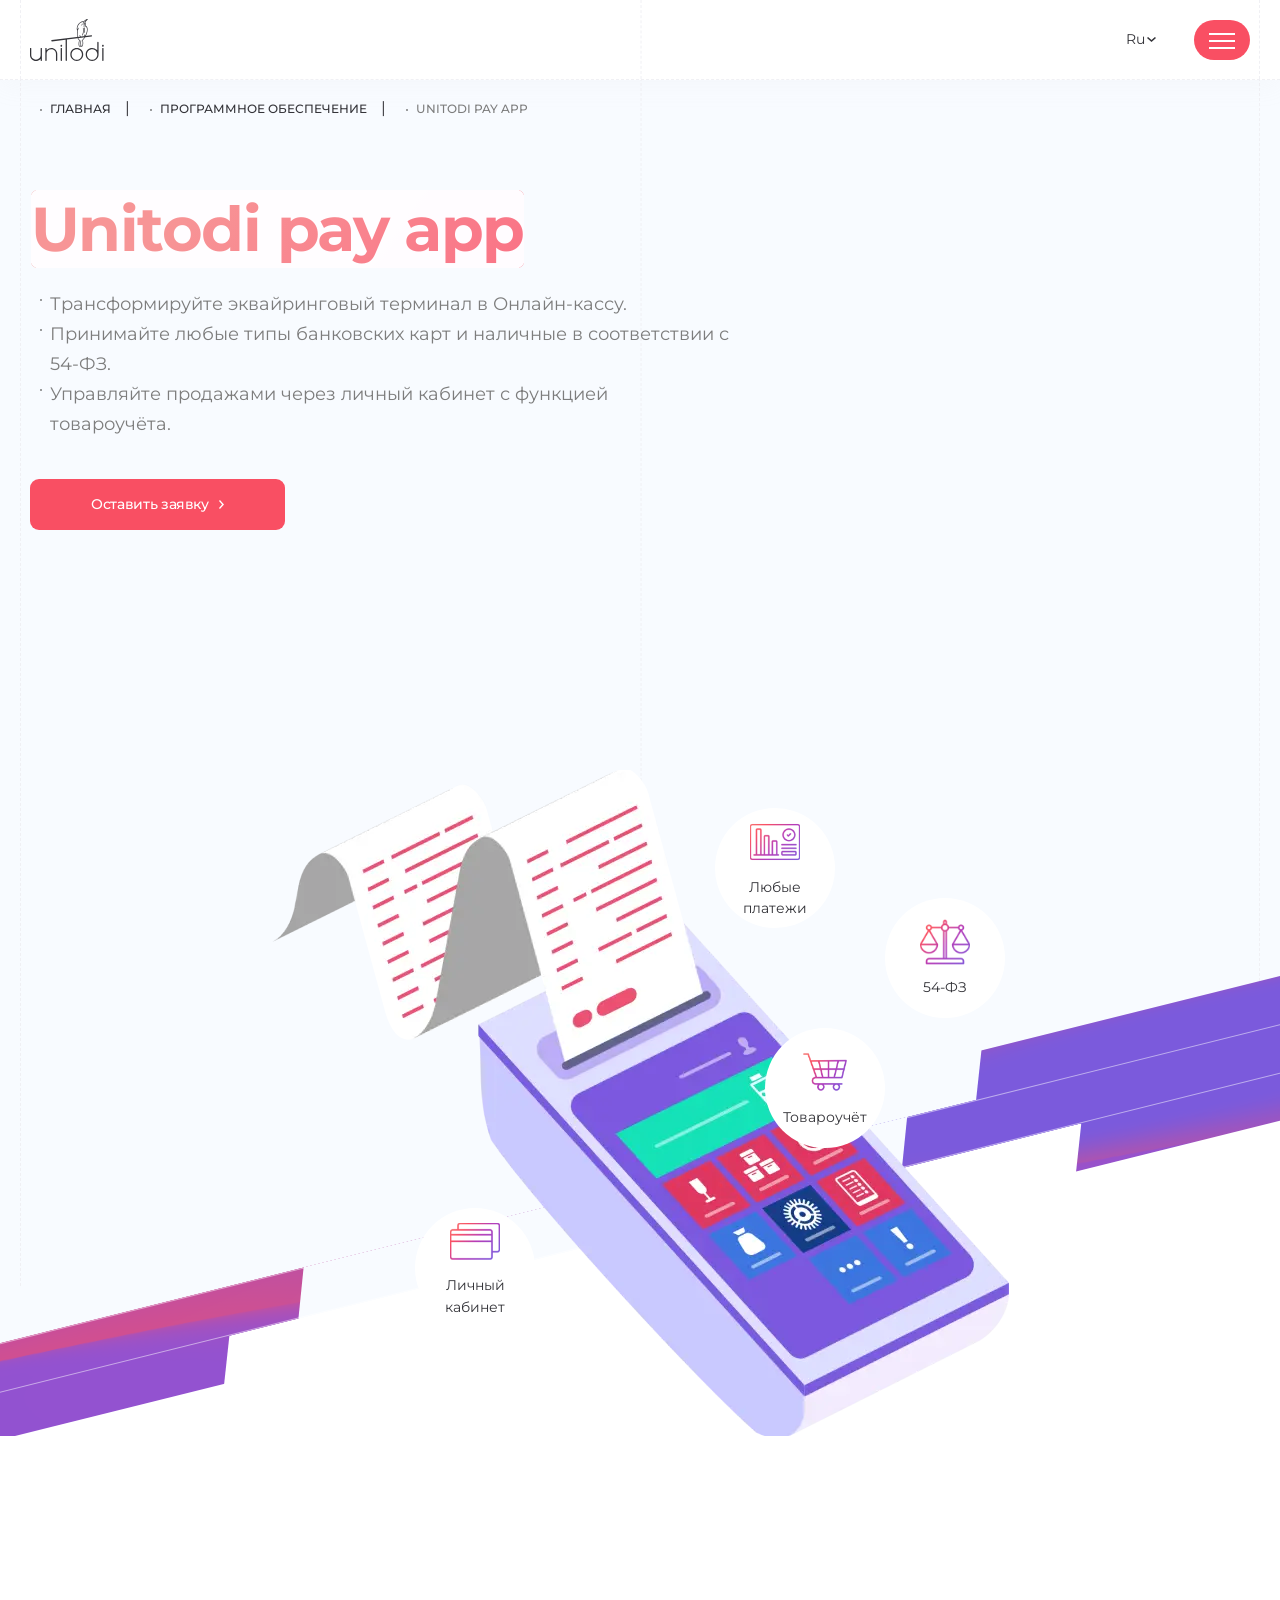
<file: softwareCard.html>
<html lang="en">
<head>
    <meta charset="UTF-8">
    <meta name="viewport" content="width=device-width, initial-scale=1.0">
    <link rel="shortcut icon" href="img/favicon.ico" type="image/x-icon">
    <link rel="stylesheet" href="css/swiper.min.css">
    <link rel="stylesheet" href="css/reset.css">
    <link rel="stylesheet" href="css/style.css">
    <script>window.console = window.console || function(t) {};</script>
    <title>Unitodi software</title>
</head>
<body>
  <div class="overlay"></div>
  <header class="header">
    <div class="header__close"></div>
    <div class="border"><span></span></div>
    <div class="header__progress">
      <div class="header__progress_bar"></div>
    </div>
    <div class="container header__container">
      <div class="header__block">
        <a href="index.html" class="header__logo">
          <svg xmlns="http://www.w3.org/2000/svg" width="74" height="42" viewBox="0 0 74 42" fill="none">
            <path d="M52.2763 16.4081C52.4337 16.5129 52.6481 16.455 52.7297 16.2811C53.4058 14.832 53.7859 13.2119 53.7859 11.5033C53.7859 10.6505 53.6909 9.81968 53.5117 9.02198C53.4738 8.85914 53.3216 8.7515 53.156 8.77636C52.9768 8.80392 52.86 8.98059 52.8979 9.16276C53.0662 9.91628 53.156 10.7001 53.156 11.5033C53.156 13.1152 52.8003 14.6416 52.1621 16.0078C52.0971 16.1514 52.1433 16.3197 52.2736 16.4081H52.2763ZM54.4538 13.7942C54.6304 13.8411 54.8095 13.728 54.8422 13.5458C54.9643 12.8834 55.027 12.2016 55.027 11.5033C55.027 10.5814 54.9155 9.68444 54.7066 8.82603C54.6683 8.66594 54.5135 8.56105 54.3535 8.58866C54.1717 8.61626 54.0549 8.79843 54.0981 8.98059C54.2938 9.78928 54.3971 10.6339 54.3971 11.5061C54.3971 12.163 54.337 12.8061 54.2232 13.4327C54.1931 13.5955 54.2938 13.7556 54.4512 13.797L54.4538 13.7942ZM51.3447 5.5277C51.0975 5.5277 50.8969 5.73193 50.8969 5.98309C50.8969 6.23429 51.0975 6.43852 51.3447 6.43852C51.5919 6.43852 51.7928 6.23429 51.7928 5.98309C51.7928 5.73193 51.5919 5.5277 51.3447 5.5277ZM57.6854 0.523595C57.6366 0.562239 57.5874 0.600879 57.5385 0.642279C56.6126 1.40959 55.8444 2.36459 55.2956 3.45208C55.5589 3.79433 55.7546 4.20836 55.8797 4.68033C56.0397 5.29307 56.0642 5.9748 55.9665 6.6814C56.5938 7.16993 57.0525 7.80753 57.3349 8.5914C58.4889 11.8097 56.181 16.4246 55.4451 17.7633C54.5436 19.4055 53.6774 20.5565 52.8273 21.2383C52.8221 21.2272 53.2075 22.3478 53.2075 24.0287C53.2075 25.1549 53.0692 27.777 51.7928 27.777C51.3992 27.777 51.114 27.5286 50.9074 27.1504C50.655 27.5286 50.3293 27.7852 49.9192 27.7852C49.8895 27.7852 49.8568 27.7852 49.8267 27.7797C48.3332 27.6252 48.5751 24.4317 48.6375 23.7941C48.6728 23.4463 48.8058 22.3119 49.178 21.3983C48.3362 20.7525 47.6898 19.607 47.3423 18.0724C46.9077 16.1514 46.8401 13.7473 47.2691 11.553C47.076 11.2301 46.9321 10.8602 46.8453 10.449C46.5275 8.96402 46.9539 7.12305 47.9884 5.5277C49.2295 3.61216 51.22 2.32595 52.9415 2.32595C53.2375 2.32595 53.5226 2.36459 53.7886 2.43635C54.6251 1.27987 55.8414 0.424231 57.2482 0.0543759C57.3131 0.0378152 57.3785 0.0212545 57.4465 0.00745392C57.7451 -0.0587889 57.9269 0.333147 57.688 0.523595H57.6854ZM56.0018 1.26055C54.4486 2.17691 53.3652 3.83296 53.221 5.7485C53.2075 5.93067 53.0474 6.06866 52.8626 6.04384C52.6943 6.01898 52.5832 5.85888 52.5967 5.68775C52.6699 4.71622 52.9633 3.80813 53.4193 3.01046C53.2646 2.98286 53.1072 2.9663 52.9389 2.9663C51.4209 2.9663 49.6397 4.13658 48.5098 5.88099C47.5677 7.33557 47.1714 8.99438 47.4565 10.3165C47.4726 10.3882 47.4888 10.46 47.5106 10.5318C47.6571 10.0101 47.8336 9.50777 48.0455 9.0358C48.1296 8.8481 48.3685 8.79014 48.5316 8.92538C48.6431 9.01923 48.6728 9.18208 48.6131 9.31457C47.5215 11.7711 47.3397 15.2267 47.9531 17.9344C48.2656 19.3172 48.8088 20.2805 49.4684 20.827L49.6611 20.9705C49.835 21.1003 49.8974 21.3349 49.808 21.5336C49.5582 22.0967 49.3546 22.9275 49.2622 23.8659C49.0882 25.6268 49.3681 27.098 49.8895 27.1532C50.1363 27.178 50.3943 26.8799 50.6145 26.3693C50.4135 25.5661 50.3756 24.6084 50.3756 24.037C50.3756 23.4657 50.4135 22.4223 50.6415 21.5971C50.6903 21.4149 50.8887 21.3155 51.0652 21.3873C51.2173 21.448 51.2906 21.6247 51.247 21.7847C51.0975 22.3506 51.0025 23.151 51.0025 24.037C51.0025 25.7538 51.3556 27.1449 51.7876 27.1449C52.2192 27.1449 52.5723 25.7538 52.5723 24.037C52.5723 22.8585 52.4066 21.8345 52.1621 21.3072C52.0914 21.1555 52.1377 20.9733 52.2706 20.8684L52.5152 20.678C53.3513 19.9741 54.1608 18.7928 54.8937 17.4624C56.5258 14.4953 58.2365 9.66512 55.8253 7.40731C55.8196 7.43492 55.8117 7.45977 55.8061 7.48738C55.7546 7.68333 55.5375 7.78821 55.3527 7.68608C55.2224 7.61433 55.1653 7.45702 55.2036 7.31346C55.4342 6.44127 55.4639 5.5884 55.2712 4.85421C55.2036 4.59201 55.1055 4.35464 54.9861 4.14212C54.5706 5.16886 54.34 6.29225 54.34 7.47081C54.34 7.53152 54.34 7.59226 54.34 7.65297C54.3453 7.84067 54.1931 7.99523 54.0061 7.98141C53.843 7.97038 53.7153 7.82685 53.7127 7.65851C53.7127 7.59501 53.7127 7.5343 53.7127 7.47081C53.7127 5.09712 54.5763 2.92766 56.0018 1.27159V1.26055Z" fill="currentColor"/>
            <path d="M31.317 28.9043C31.1378 28.9043 30.9912 28.965 30.8663 29.092C30.7441 29.2162 30.6816 29.3708 30.6816 29.5502V41.3551C30.6816 41.5372 30.7414 41.6865 30.8663 41.8133C30.9912 41.9404 31.1378 42.0012 31.317 42.0012C31.4962 42.0012 31.6456 41.9404 31.7732 41.8133C31.9008 41.6865 31.9633 41.5372 31.9633 41.3551V29.5502C31.9633 29.368 31.9008 29.219 31.7732 29.092C31.6456 28.965 31.4962 28.9043 31.317 28.9043Z" fill="currentColor"/>
            <path d="M21.2948 28.9041C19.6927 28.9041 18.1693 29.6052 16.7627 30.988C16.7464 31.0046 16.7247 31.0129 16.7003 31.0129C16.6894 31.0129 16.6758 31.0129 16.665 31.0046C16.6324 30.9908 16.6107 30.9577 16.6107 30.9218V29.5473C16.6107 29.3678 16.5482 29.2133 16.426 29.0891C16.3011 28.9621 16.1545 28.9014 15.9753 28.9014C15.7961 28.9014 15.6494 28.9621 15.5245 29.0891C15.4023 29.2133 15.3398 29.3678 15.3398 29.5473V41.3523C15.3398 41.5344 15.3996 41.6833 15.5245 41.8105C15.6494 41.9373 15.7961 41.998 15.9753 41.998C16.1545 41.998 16.3011 41.9373 16.426 41.8105C16.5509 41.6833 16.6107 41.5344 16.6107 41.3523V34.9653C16.6107 33.6515 17.0696 32.5199 17.9765 31.6063C18.8998 30.6679 20.0131 30.1931 21.292 30.1931C22.571 30.1931 23.6816 30.6679 24.594 31.6063C25.5091 32.5116 25.9734 33.6432 25.9734 34.9653V41.3523C25.9734 41.5344 26.0331 41.6833 26.1581 41.8105C26.283 41.9373 26.4296 41.998 26.6088 41.998C26.7881 41.998 26.9374 41.9373 27.065 41.8105C27.1927 41.6833 27.2551 41.5344 27.2551 41.3523V34.9653C27.2551 33.2982 26.6631 31.8574 25.4955 30.6789C24.3523 29.5003 22.9376 28.9041 21.292 28.9041H21.2948Z" fill="currentColor"/>
            <path d="M11.2717 28.9043C11.0925 28.9043 10.9458 28.965 10.8209 29.092C10.6987 29.2162 10.6363 29.3708 10.6363 29.5502V35.9371C10.6363 37.2509 10.172 38.3853 9.25684 39.307C8.34175 40.2372 7.23115 40.7095 5.95219 40.7095C4.67323 40.7095 3.57349 40.2372 2.63667 39.307C1.72972 38.3853 1.27081 37.2509 1.27081 35.9371V29.5502C1.27081 29.3708 1.20836 29.2162 1.08617 29.092C0.961256 28.965 0.814624 28.9043 0.635408 28.9043C0.456189 28.9043 0.309557 28.965 0.184648 29.092C0.0624545 29.2162 0 29.3708 0 29.5502V35.9371C0 37.6125 0.583815 39.0562 1.73515 40.2345C2.90821 41.4048 4.32836 41.9985 5.95219 41.9985C7.57602 41.9985 9.07762 41.2971 10.4842 39.9145C10.5005 39.8977 10.5222 39.8897 10.5467 39.8897C10.5575 39.8897 10.5711 39.8897 10.582 39.8977C10.6146 39.9115 10.6363 39.9447 10.6363 39.9806V41.3551C10.6363 41.5372 10.696 41.6865 10.8209 41.8133C10.9458 41.9404 11.0925 42.0012 11.2717 42.0012C11.4509 42.0012 11.6002 41.9404 11.7279 41.8133C11.8555 41.6865 11.9179 41.5372 11.9179 41.3551V29.5502C11.9179 29.3708 11.8555 29.2162 11.7279 29.092C11.603 28.9678 11.4482 28.9043 11.2717 28.9043Z" fill="currentColor"/>
            <path d="M51.3239 30.8206C50.0719 29.5482 48.5405 28.9023 46.7701 28.9023C44.9997 28.9023 43.4683 29.5482 42.2163 30.8206C40.9647 32.093 40.3291 33.6498 40.3291 35.4493C40.3291 37.2489 40.9647 38.8057 42.2163 40.0779C43.4683 41.3505 44.9997 41.9965 46.7701 41.9965C48.5405 41.9965 50.0719 41.3505 51.3239 40.0779C52.5755 38.8057 53.2111 37.2489 53.2111 35.4493C53.2111 33.6498 52.5755 32.093 51.3239 30.8206ZM50.4224 39.1646C49.4149 40.1886 48.1847 40.7075 46.7675 40.7075C45.3498 40.7075 44.12 40.1886 43.1126 39.1646C42.1051 38.1405 41.5946 36.8901 41.5946 35.4493C41.5946 34.0085 42.1051 32.7582 43.1126 31.7343C44.12 30.7102 45.3498 30.1913 46.7675 30.1913C48.1847 30.1913 49.4123 30.7102 50.4224 31.7343C51.4216 32.75 51.9294 34.0003 51.9294 35.4493C51.9294 36.8984 51.4216 38.146 50.4224 39.1646Z" fill="currentColor"/>
            <path d="M62.1315 16.6983C62.0909 16.3726 61.8193 16.127 61.4963 16.127C61.4692 16.127 61.4448 16.127 61.4174 16.1325L21.8539 21.1035C21.6855 21.1255 21.5335 21.2111 21.4276 21.3491C21.3217 21.4871 21.2755 21.6555 21.2972 21.8294C21.338 22.1551 21.6095 22.4007 21.9327 22.4007C21.9598 22.4007 21.9842 22.4007 22.0114 22.3952L35.526 20.7005C35.526 20.7005 35.5342 20.7005 35.5369 20.7005C35.5586 20.7005 35.5803 20.7087 35.5966 20.7226C35.6156 20.7391 35.6265 20.7639 35.6265 20.7916V41.3488C35.6265 41.7077 35.9143 42.0002 36.2673 42.0002C36.6203 42.0002 36.9082 41.7077 36.9082 41.3488V20.6066C36.9082 20.5625 36.9408 20.5238 36.9869 20.5183L61.5804 17.4242C61.9305 17.38 62.1807 17.0544 62.1371 16.6983H62.1315Z" fill="currentColor"/>
            <path d="M72.8758 28.9043C72.6966 28.9043 72.5501 28.965 72.425 29.092C72.303 29.2162 72.2402 29.3708 72.2402 29.5502V41.3551C72.2402 41.5372 72.3003 41.6865 72.425 41.8133C72.5501 41.9404 72.6966 42.0012 72.8758 42.0012C73.055 42.0012 73.2045 41.9404 73.3318 41.8133C73.4595 41.6865 73.5219 41.5372 73.5219 41.3551V29.5502C73.5219 29.368 73.4595 29.219 73.3318 29.092C73.2045 28.965 73.055 28.9043 72.8758 28.9043Z" fill="currentColor"/>
            <path d="M55.3508 17.5885C55.1769 17.5885 55.0356 17.4449 55.0356 17.2683C55.0356 16.8046 54.6638 16.4265 54.2074 16.4265C54.0338 16.4265 53.8926 16.283 53.8926 16.1063C53.8926 15.9297 54.0338 15.7861 54.2074 15.7861C55.0086 15.7861 55.6629 16.4486 55.6629 17.2655C55.6629 17.4422 55.5217 17.5857 55.3478 17.5857L55.3508 17.5885Z" fill="currentColor"/>
            <path d="M51.0145 17.8642C51.0145 17.05 50.3628 16.3848 49.5589 16.3848C49.3854 16.3848 49.2441 16.5283 49.2441 16.705C49.2441 16.8816 49.3854 17.0251 49.5589 17.0251C50.0153 17.0251 50.3872 17.4033 50.3872 17.8669C50.3872 18.0436 50.5284 18.1871 50.7024 18.1871C50.8759 18.1871 51.0171 18.0436 51.0171 17.8669L51.0145 17.8642Z" fill="currentColor"/>
            <path d="M31.3165 25.8613C31.0775 25.8613 30.8684 25.9497 30.6973 26.1263C30.5263 26.303 30.4366 26.5127 30.4366 26.7556C30.4366 26.9985 30.5208 27.2166 30.6946 27.3904C30.8657 27.5616 31.0748 27.6499 31.3138 27.6499C31.5527 27.6499 31.7699 27.5643 31.9383 27.3904C32.1066 27.2193 32.1935 27.0068 32.1935 26.7556C32.1935 26.5045 32.1066 26.3002 31.9383 26.1263C31.7699 25.9524 31.5608 25.8641 31.3138 25.8641L31.3165 25.8613Z" fill="currentColor"/>
            <path d="M72.8757 27.6471C73.1229 27.6471 73.3321 27.5616 73.5004 27.3877C73.6687 27.2166 73.7554 27.004 73.7554 26.7529C73.7554 26.5017 73.6687 26.2974 73.5004 26.1236C73.3321 25.9497 73.1229 25.8613 72.8757 25.8613C72.6285 25.8613 72.4276 25.9497 72.2567 26.1263C72.0857 26.303 71.996 26.5127 71.996 26.7556C71.996 26.9985 72.0801 27.2166 72.254 27.3904C72.4249 27.5616 72.6342 27.6499 72.8731 27.6499L72.8757 27.6471Z" fill="currentColor"/>
            <path d="M67.9333 22.8369C67.5802 22.8369 67.2924 23.1295 67.2924 23.4883V31.2194C67.2924 31.2552 67.2706 31.2884 67.238 31.3022C67.2271 31.3077 67.2165 31.3105 67.2027 31.3105C67.1782 31.3105 67.1564 31.3022 67.1403 31.2828L66.7248 30.8606C65.5273 29.6434 63.9143 28.9257 62.2229 28.9036C60.4142 28.8816 58.85 29.5274 57.5766 30.8192C56.325 32.0916 55.6895 33.6483 55.6895 35.4479C55.6895 37.2475 56.325 38.8043 57.5766 40.0765C58.8286 41.3491 60.3601 41.9948 62.1305 41.9948C63.9008 41.9948 65.4732 41.3075 66.6843 40.0792C67.9359 38.807 68.5715 37.2502 68.5715 35.4506V23.4883C68.5715 23.1295 68.2834 22.8369 67.9306 22.8369H67.9333ZM65.7854 39.1628C64.7779 40.1869 63.5477 40.7058 62.1305 40.7058C60.7128 40.7058 59.483 40.1869 58.4755 39.1628C57.4681 38.139 56.9576 36.8887 56.9576 35.4479C56.9576 34.0071 57.4681 32.7567 58.4755 31.7327C59.483 30.7087 60.7128 30.1899 62.1305 30.1899C63.5477 30.1899 64.7753 30.7087 65.7854 31.7327C66.7846 32.7485 67.2924 33.9988 67.2924 35.4479C67.2924 36.8969 66.7846 38.1445 65.7854 39.1628Z" fill="currentColor"/>
          </svg>
        </a>
        <div class="header__navigation">
          <button class="header__navigation_close body_small">
            <span>Закрыть</span>
            <svg xmlns="http://www.w3.org/2000/svg" width="24" height="24" viewBox="0 0 24 24" fill="none">
              <path d="M20.0304 5.02934L18.9697 3.96875L12.0001 10.9384L5.03041 3.96875L3.96973 5.02934L10.9394 11.999L3.96973 18.9688L5.03041 20.0293L12.0001 13.0597L18.9697 20.0293L20.0304 18.9688L13.0607 11.999L20.0304 5.02934Z" fill="currentColor"/>
            </svg>
          </button>
          <div class="header__navigation_scroll">
            <nav class="header__nav">
              <ul class="header__nav_list">
                <li class="header__nav_item">
                  <a href="aboutus.html" class="header__nav_link body_small"><span>О нас</span></a>
                </li>
                <li class="header__nav_item">
                  <a href="terminals.html" class="header__nav_link body_small">
                    <span>Терминалы</span>
                    <div class="header__nav_link_svg">
                      <svg xmlns="http://www.w3.org/2000/svg" width="15" height="16" viewBox="0 0 15 16" fill="none">
                        <path d="M4.33496 13.2469L8.4551 8.66736L4.33496 4.07783L5.60339 2.66797L11.0009 8.66736L5.60339 14.6667L4.33496 13.2469Z" fill="currentColor"/>
                      </svg>
                    </div>
                  </a>
                </li>
                <li class="header__nav_item">
                  <a href="software.html" class="header__nav_link body_small">
                    <span>Программное обеспечение</span>
                    <div class="header__nav_link_svg">
                      <svg xmlns="http://www.w3.org/2000/svg" width="15" height="16" viewBox="0 0 15 16" fill="none">
                        <path d="M4.33496 13.2469L8.4551 8.66736L4.33496 4.07783L5.60339 2.66797L11.0009 8.66736L5.60339 14.6667L4.33496 13.2469Z" fill="currentColor"/>
                      </svg>
                    </div>
                  </a>
                </li>
                <li class="header__nav_item">
                  <a href="vacancies.html" class="header__nav_link body_small"><span>Вакансии</span></a>
                </li>
                <li class="header__nav_item">
                  <a href="contacts.html" class="header__nav_link body_small"><span>Контакты</span></a>
                </li>
              </ul>
            </nav>
            <div class="header__navigation_social">
              <a href="tel://8800" class="btn btn__secondary header__navigation__btn">
                <span>Связаться</span>
                <span class="btn__arrow">
                  <svg xmlns="http://www.w3.org/2000/svg" width="5" height="9" viewBox="0 0 5 9" fill="none">
                    <path d="M0 7.935L3.09042 4.5L0 1.0575L0.951417 0L5 4.5L0.951417 9L0 7.935Z" fill="currentColor"/>
                  </svg>
                </span>
              </a>
              <div class="header__socials">
                <a href="#" class="header__social">
                  <img src="img/icon/tg.svg" alt="">
                </a>
                <a href="#" class="header__social">
                  <img src="img/icon/yt.svg" alt="">
                </a>
                <a href="#" class="header__social">
                  <img src="img/icon/vk.svg" alt="">
                </a>
              </div>
            </div>
          </div>
          <div class="header__popups">
            <div class="header__popup popup"></div>
            <div class="header__popup popup">
              <div class="container header__popup_container">
                <div class="border"><span></span></div>
                <div class="header__nav_flex">
                  <div class="header__nav_left">
                    <button class="header__nav_left_close body_small">
                      <svg xmlns="http://www.w3.org/2000/svg" width="24" height="24" viewBox="0 0 24 24" fill="none">
                        <path d="M10.742 6L4 12.5L10.742 19L11.8751 17.9075L7.06758 13.2725H21V11.7274H7.06773L11.8751 7.09254L10.742 6Z" fill="currentColor"/>
                      </svg>
                      <span>Назад</span>
                    </button>
                    <div class="header__nav_scroll">
                      <div class="header__subnav">
                        <a href="#" class="header__sublink body_caption">
                          <span>Мобильные терминалы</span>
                          <div class="header__sublink_svg">
                            <svg xmlns="http://www.w3.org/2000/svg" width="15" height="16" viewBox="0 0 15 16" fill="none">
                              <path d="M4 13.2469L8.12014 8.66736L4 4.07783L5.26843 2.66797L10.666 8.66736L5.26843 14.6667L4 13.2469Z" fill="currentColor"/>
                            </svg>
                          </div>
                        </a>
                      </div>
                      <div class="header__subnav">
                        <a href="#" class="header__sublink body_caption">
                          <span>Кассовые аппараты</span>
                          <div class="header__sublink_svg">
                            <svg xmlns="http://www.w3.org/2000/svg" width="15" height="16" viewBox="0 0 15 16" fill="none">
                              <path d="M4 13.2469L8.12014 8.66736L4 4.07783L5.26843 2.66797L10.666 8.66736L5.26843 14.6667L4 13.2469Z" fill="currentColor"/>
                            </svg>
                          </div>
                        </a>
                      </div>
                      <div class="header__subnav">
                        <a href="#" class="header__sublink body_caption">
                          <span>Стационарные решения</span>
                          <div class="header__sublink_svg">
                            <svg xmlns="http://www.w3.org/2000/svg" width="15" height="16" viewBox="0 0 15 16" fill="none">
                              <path d="M4 13.2469L8.12014 8.66736L4 4.07783L5.26843 2.66797L10.666 8.66736L5.26843 14.6667L4 13.2469Z" fill="currentColor"/>
                            </svg>
                          </div>
                        </a>
                      </div>
                      <div class="header__subnav">
                        <a href="#" class="header__sublink body_caption">
                          <span>Интеллектуальный Пин-Пад</span>
                          <div class="header__sublink_svg">
                            <svg xmlns="http://www.w3.org/2000/svg" width="15" height="16" viewBox="0 0 15 16" fill="none">
                              <path d="M4 13.2469L8.12014 8.66736L4 4.07783L5.26843 2.66797L10.666 8.66736L5.26843 14.6667L4 13.2469Z" fill="currentColor"/>
                            </svg>
                          </div>
                        </a>
                      </div>
                    </div>
                  </div>
                  <div class="header__nav_right">
                    <button class="header__nav_right_close body_small">
                      <svg xmlns="http://www.w3.org/2000/svg" width="24" height="24" viewBox="0 0 24 24" fill="none">
                        <path d="M10.742 6L4 12.5L10.742 19L11.8751 17.9075L7.06758 13.2725H21V11.7274H7.06773L11.8751 7.09254L10.742 6Z" fill="currentColor"/>
                      </svg>
                      <span>Назад</span>
                    </button>
                    <div class="header__nav_scroll">
                      <div class="header__nav_scroll_flex">
                        <div class="header__subsubnav">
                          <a href="terminalCard.html" class="header__subsublink body_caption">
                            <span>Биометрический терминал P8 BIO</span>
                          </a>
                          <a href="#" class="header__subsublink body_caption">
                            <span>Мобильный/стационарный терминал MF 960</span>
                          </a>
                          <a href="#" class="header__subsublink body_caption">
                            <span>Мобильный терминал K9</span>
                          </a>
                          <a href="#" class="header__subsublink body_caption">
                            <span>Мобильный терминал K10</span>
                          </a>
                          <a href="#" class="header__subsublink body_caption">
                            <span>Биометрический терминал P8 BIO</span>
                          </a>
                          <a href="#" class="header__subsublink body_caption">
                            <span>Биометрический терминал P8 BIO</span>
                          </a>
                          <a href="#" class="header__subsublink body_caption">
                            <span>Биометрический терминал P8 BIO</span>
                          </a>
                          <a href="#" class="header__subsublink body_caption">
                            <span>Биометрический терминал P8 BIO</span>
                          </a>
                          <a href="#" class="header__subsublink body_caption">
                            <span>Биометрический терминал P8 BIO</span>
                          </a>
                          <a href="#" class="header__subsublink body_caption">
                            <span>Биометрический терминал P8 BIO</span>
                          </a>
                        </div>
                        <div class="header__subsubnav">
                          <a href="#" class="header__subsublink body_caption">
                            <span>Биометрический терминал P8 BIO</span>
                          </a>
                        </div>
                        <div class="header__subsubnav">
                          <a href="#" class="header__subsublink body_caption">
                            <span>Биометрический терминал P8 BIO</span>
                          </a>
                        </div>
                        <div class="header__subsubnav">
                          <a href="#" class="header__subsublink body_caption">
                            <span>Биометрический терминал P8 BIO</span>
                          </a>
                        </div>
                      </div>
                    </div>
                  </div>
                </div>
              </div>
              <div class="header__popup_close"></div>
            </div>
            <div class="header__popup popup">
              <div class="container header__popup_container">
                <div class="border"><span></span></div>
                <div class="header__nav_flex">
                  <div class="header__nav_left">
                    <button class="header__nav_left_close body_small">
                      <svg xmlns="http://www.w3.org/2000/svg" width="24" height="24" viewBox="0 0 24 24" fill="none">
                        <path d="M10.742 6L4 12.5L10.742 19L11.8751 17.9075L7.06758 13.2725H21V11.7274H7.06773L11.8751 7.09254L10.742 6Z" fill="currentColor"/>
                      </svg>
                      <span>Назад</span>
                    </button>
                    <div class="header__nav_scroll">
                      <div class="header__subnav">
                        <a href="software.html" class="header__sublink body_caption">
                          <span>Программное обеспечение</span>
                          <div class="header__sublink_svg">
                            <svg xmlns="http://www.w3.org/2000/svg" width="15" height="16" viewBox="0 0 15 16" fill="none">
                              <path d="M4 13.2469L8.12014 8.66736L4 4.07783L5.26843 2.66797L10.666 8.66736L5.26843 14.6667L4 13.2469Z" fill="currentColor"/>
                            </svg>
                          </div>
                        </a>
                      </div>
                    </div>
                  </div>
                  <div class="header__nav_right">
                    <button class="header__nav_right_close body_small">
                      <svg xmlns="http://www.w3.org/2000/svg" width="24" height="24" viewBox="0 0 24 24" fill="none">
                        <path d="M10.742 6L4 12.5L10.742 19L11.8751 17.9075L7.06758 13.2725H21V11.7274H7.06773L11.8751 7.09254L10.742 6Z" fill="currentColor"/>
                      </svg>
                      <span>Назад</span>
                    </button>
                    <div class="header__nav_scroll">
                      <div class="header__nav_scroll_flex">
                        <div class="header__subsubnav">
                          <a href="softwareCard.html" class="header__subsublink body_caption">
                            <span>Unitodi pay app</span>
                          </a>
                          <a href="#" class="header__subsublink body_caption">
                            <span>Unitodi Soft POS</span>
                          </a>
                          <a href="#" class="header__subsublink body_caption">
                            <span>Unitodi СБП virtual POS</span>
                          </a>
                          <a href="#" class="header__subsublink body_caption">
                            <span>Unitodi PSP</span>
                          </a>
                          <a href="#" class="header__subsublink body_caption">
                            <span>Unitodi TMS</span>
                          </a>
                          <a href="#" class="header__subsublink body_caption">
                            <span>Unitodi RKL</span>
                          </a>
                        </div>
                      </div>
                    </div>
                  </div>
                </div>
              </div>
              <div class="header__popup_close"></div>
            </div>
            <div class="header__popup popup"></div>
            <div class="header__popup popup"></div>
          </div>
        </div>
        <div class="header__btn_wrapper">
          <div class="header__language">
            <a>
              <span id="language" class="body_small">Ru</span>
              <svg xmlns="http://www.w3.org/2000/svg" width="5" height="9" viewBox="0 0 5 9" fill="none">
                <path d="M0 7.935L3.09042 4.5L0 1.0575L0.951417 0L5 4.5L0.951417 9L0 7.935Z" fill="currentColor"/>
              </svg>
            </a>
          </div>
          <div class="header__language_wrapper">
            <span class="body_small" id="RU">Русский</span>
            <span class="body_small" id="EN">English</span>
          </div>
          <a href="" class="btn btn__secondary header__btn">
            <span>Связаться</span>
            <span class="btn__arrow">
              <svg xmlns="http://www.w3.org/2000/svg" width="5" height="9" viewBox="0 0 5 9" fill="none">
                <path d="M0 7.935L3.09042 4.5L0 1.0575L0.951417 0L5 4.5L0.951417 9L0 7.935Z" fill="currentColor"/>
              </svg>
            </span>
          </a>
          <button class="header__burger" aria-label="Открыть меню">
            <div class="header__burger_flex">
              <span></span>
              <span></span>
              <span></span>
            </div>
          </button>
        </div>
      </div>
    </div>
  </header>
  <main class="main" data-scroll-container>
    <div class="border"><span></span></div>
    <section class="top" data-scroll-section id="top"><div class="border"><span></span></div></section>
    <section class="hero hero__softwareCard" data-scroll-section>
      <div class="hero__back">
        <span class="hero__back_line"></span>
        <span class="hero__back_line"></span>
        <span class="hero__back_line"></span>
        <canvas class="hero__gradient_one" data-transition-in></canvas>
        <div class="border"><span></span></div>
      </div>
      <div class="container hero__container">
        <ul class="breadcrumbs__list">
          <li class="breadcrumbs__item animate_top">
            <a href="index.html" class="body_caption breadcrumbs__link">Главная</a>
          </li>
          <li class="breadcrumbs__item animate_top">
            <a href="software.html" class="body_caption breadcrumbs__link">Программное обеспечение</a>
          </li>
          <li class="breadcrumbs__item animate_top">
            <a href="softwareCard.html" class="body_caption breadcrumbs__link">Unitodi pay app</a>
          </li>
        </ul>
      <div class="hero__block">
        <div class="hero__slider">
          <div class="hero__wrapper">
            <div class="hero__flex">
              <div class="hero__info">
                <p class="hero__head"><span class="text_color">Unitodi pay app</span></p>
                <ul class="small animate_left">
                  <li>Трансформируйте эквайринговый терминал в Онлайн-кассу.</li>
                  <li>Принимайте любые типы банковских карт и наличные в соответствии с 54-ФЗ.</li>
                  <li>Управляйте продажами через личный кабинет с функцией товароучёта.</li>
                </ul>
                <div class="hero__button">
                  <a href="#" class="btn btn__primary hero__btn">
                    <span>Оставить заявку</span>
                    <span class="btn__arrow">
                      <svg xmlns="http://www.w3.org/2000/svg" width="5" height="9" viewBox="0 0 5 9" fill="none">
                        <path d="M0 7.935L3.09042 4.5L0 1.0575L0.951417 0L5 4.5L0.951417 9L0 7.935Z" fill="currentColor"/>
                      </svg>
                    </span>
                  </a>
                </div>
              </div>
              <div class="hero__image">
                <div class="hero__softwareCard hero__circles_js">
                  <div class="hero__softwareCard_mouse hero__softwareCard_mouse_js">
                    <span class="hero__softwareCard_flex hero__circle_js">
                      <img src="img/softwareCard/softwareCard_1.svg" alt="">
                      <span class="hero__softwareCard_head body_small">Любые платежи</span>
                    </span>
                  </div>
                  <div class="hero__softwareCard_mouse hero__softwareCard_mouse_js">
                    <span class="hero__softwareCard_flex hero__circle_js">
                      <img src="img/softwareCard/softwareCard_2.svg" alt="">
                      <span class="hero__softwareCard_head body_small">54-ФЗ</span>
                    </span>
                  </div>
                  <div class="hero__softwareCard_mouse hero__softwareCard_mouse_js">
                    <span class="hero__softwareCard_flex hero__circle_js">
                      <img src="img/softwareCard/softwareCard_3.svg" alt="">
                      <span class="hero__softwareCard_head body_small">Товароучёт</span>
                    </span>
                  </div>
                  <div class="hero__softwareCard_mouse hero__softwareCard_mouse_js">
                    <span class="hero__softwareCard_flex hero__circle_js">
                      <img src="img/softwareCard/softwareCard_4.svg" alt="">
                      <span class="hero__softwareCard_head body_small">Личный кабинет</span>
                    </span>
                  </div>
                </div>
                <div class="hero__image_flex">
                  <img src="img/softwareCard/softwareCard_hero.webp" alt="">
                </div>
              </div>
            </div>
          </div>
        </div>
      </div>
    </section>
    <section class="softwareCard" data-scroll-section>
      <div class="container softwareCard__container">
        <div class="border"><span></span></div>
        <div class="softwareCard__block">
          <div class="softwareCard_top">
            <div class="softwareCard_top__title">
              <p class="animate_top sub_one text_color">Задачи</p>
              <h2 class="softwareCard_top__head animate_left">Задачи, которые мы решаем с помощью софта</h2>
            </div>
            <ul class="softwareCard_icons terminals_icons">
              <li class="terminals_icon">
                <div class="terminals_icon__svg animate_top">
                  <img src="./img/icon/softwareCard/battery.svg" alt="battery" />                   
                </div>
                <p class="terminals_icon__subtitle text_line animate_left sub_two">
                  Умная функция сохранения энергии батареи
                </p>
                <p class="terminals_icon__text animate_left body_small">
                  Разработана, чтобы сохранить срок службы батареи в 2 раза при частом заряде и повысить работу устройства в режиме ожидания до 50%.
                </p>
              </li>
              <li class="terminals_icon">
                <div class="terminals_icon__svg animate_top">
                  <img src="./img/icon/softwareCard/net.svg" alt="net" />                                                                                    
                </div>
                <p class="terminals_icon__subtitle text_line animate_left sub_two">
                  Функция автоматического перезапуска мобильной сети
                </p>
                <p class="terminals_icon__text animate_left body_small">
                  Позволяет полностью искоренить случаи потери мобильной связи во время проведения платежа. 
                </p>
              </li>
              <li class="terminals_icon">
                <div class="terminals_icon__svg animate_top">                                                                                    
                  <img src="./img/icon/softwareCard/refinement.svg" alt="refinement" /> 
                </div>
                <p class="terminals_icon__subtitle text_line animate_left sub_two">
                  Отточенный UI/UX и работа с HAL вендором
                </p>
                <p class="terminals_icon__text animate_left body_small">
                  Позволили нам добиться скорости проведения транзакции до «2 cекунд», что быстрее чем у мировых лидеров отрасли.
                </p>
              </li>
              <li class="terminals_icon">
                <div class="terminals_icon__svg animate_top">
                  <img src="./img/icon/softwareCard/script.svg" alt="script" />                  
                </div>
                <p class="terminals_icon__subtitle text_line animate_left sub_two">
                  Скрипт для автоматизации настройки оборудования
                </p>
                <p class="terminals_icon__text animate_left body_small">
                  Мы ускорили время запуска оборудования в 4 раза с 20 до 5 минут.
                </p>
              </li>
            </ul>
          </div>
          <div class="softwareCard_info">
            <div class="softwareCard_info__wrapper_top">
              <div class="softwareCard_info__title">
                <p class="animate_top sub_one text_color">Информация</p>
                <h3 class="softwareCard_info__head animate_left">Функциональные возможности</h3>
              </div>
              <div class="softwareCard_info__subtitle">
                <p class="body_two">Lorem ipsum dolor sit amet consectetur. Blandit cras lorem lectus vitae tincidunt amet. Id orci tincidunt ac quam diam pretium. </p>
              </div>
            </div>
            <div class="softwareCard_info__wrapper_bottom"> 
              <div class="softwareCard_info__box">
                <p class="softwareCard_info__heading sub_two text_line">Соответствие самым высоким стандартам безопасности</p>
                <p class="softwareCard_info__description body_small">Pretium elementum elementum dapibus mi tempus odio. Eget sapien at turpis gravida placerat sed consequat bibendum adipiscing. Nascetur ut consequat adipiscing sed. At blandit in quis massa hac.</p>
                <ul class="softwareCard_info__list body_small">
                  <li class="softwareCard_info__item">ЦОД. Серверы находятся в геораспределённых дата-центрах класса TIER III</li>
                  <li class="softwareCard_info__item">Безопасность передачи данных. Используем HTTPS для безопасной передачи данных</li>
                  <li class="softwareCard_info__item">Внесен в реестр операторов информационного обмена и БПА. Имеет действующие лицензии банка России</li>
                  <li class="softwareCard_info__item">Сертифицирован в соответствии с отраслевыми стандартами</li>
                </ul>
              </div>
              <div class="softwareCard_info__box">
                <p class="softwareCard_info__heading sub_two text_line">Интеграция с IT системами заказчика</p>
                <p class="softwareCard_info__description body_small">Pretium elementum elementum dapibus mi tempus odio. Eget sapien at turpis gravida placerat sed consequat bibendum adipiscing. Nascetur ut consequat adipiscing sed. At blandit in quis massa hac.</p>
                <ul class="softwareCard_info__list body_small">
                  <li class="softwareCard_info__item">Создание и управление конфигурациями оборудования</li>
                  <li class="softwareCard_info__item">Мониторинг устройств</li>
                  <li class="softwareCard_info__item">Логирование действий пользователей</li>
                  <li class="softwareCard_info__item">Сбор статистики со всего парка устройств</li>
                </ul>
              </div>
              <div class="softwareCard_info__box">
                <p class="softwareCard_info__heading sub_two text_line">Сервисный телеграм бот</p>
                <p class="softwareCard_info__description body_small">Pretium elementum elementum dapibus mi tempus odio. Eget sapien at turpis gravida placerat sed consequat bibendum adipiscing. Nascetur ut consequat adipiscing sed. At blandit in quis massa hac.</p>
                <ul class="softwareCard_info__list body_small">
                  <li class="softwareCard_info__item">Автоматическое создание и редактирование профилей для мерчантов</li>
                  <li class="softwareCard_info__item">Высокая скорость работы инженера в точке установки оборудования исключает ошибки</li>
                </ul>
              </div>
              <div class="softwareCard_info__box">
                <p class="softwareCard_info__heading sub_two text_line">Конструктор чеков</p>
                <p class="softwareCard_info__description body_small">Pretium elementum elementum dapibus mi tempus odio. Eget sapien at turpis gravida placerat sed consequat bibendum adipiscing. Nascetur ut consequat adipiscing sed. At blandit in quis massa hac.</p>
                <ul class="softwareCard_info__list body_small">
                  <li class="softwareCard_info__item">Интуитивно понятный интерфейс</li>
                  <li class="softwareCard_info__item">Визуализирует чек перед его загрузкой в POS</li>
                  <li class="softwareCard_info__item">Сокращает скорость создания и редактирования</li>
                </ul>
              </div>
            </div>
          </div>
        </div>
      </div>
    </section>
    <section class="faq" id="faq" data-scroll-section>
      <div class="container faq__container">
        <div class="border"><span></span></div>
        <div class="faq__block">
          <p class="faq__name sub_one text_color">Обратная связь</p>
          <div class="faq__flex">
            <div class="faq__left">
              <h2 class="faq__head">Остались вопросы?</h2>
              <p class="faq__desc body_two">Пожалуйста, заполните форму и наш менеджер обязательно свяжется с вами в ближайшее рабочее время.</p>
              <div class="faq__socials">
                <a href="#" class="faq__social">
                  <img src="img/icon/tg.svg" alt="">
                </a>
                <a href="#" class="faq__social">
                  <img src="img/icon/yt.svg" alt="">
                </a>
                <a href="#" class="faq__social">
                  <img src="img/icon/vk.svg" alt="">
                </a>
              </div>
            </div>
            <div class="faq__right">
              <form action="" id="faq__form" class="faq__form">
                <div class="form__control_flex animate_top">
                  <label class="form__label body_small" for="faq__name">Ваше имя <span>*</span></label>
                  <div class="form__control">
                    <input class="form__input" type="text" minl="2" maxl="40" id="faq__name" placeholder="Иван Иванов" />
                    <small class="form__counter"><span class="form__counter_min">0</span></small>
                    <span class="form__bar"><span></span></span>
                    <span class="form__border"><span></span></span>
                    <small class="form__error">Введите ваше имя</small>
                  </div>
                </div>
                <div class="form__control_flex animate_top">
                  <label class="form__label body_small" for="faq__email">E-mail <span>*</span></label>
                  <div class="form__control">
                    <input class="form__input" type="text" minl="4" maxl="40" id="faq__email" placeholder="name@gmail.com" />
                    <small class="form__counter"><span class="form__counter_min">0</span></small>
                    <span class="form__bar"><span></span></span>
                    <span class="form__border"><span></span></span>
                    <small class="form__error">Введите e-mail</small>
                  </div>
                </div>
                <div class="form__control_flex animate_top">
                  <label class="form__label body_small" for="faq__phone">Телефон <span>*</span></label>
                  <div class="form__control">
                    <input class="form__input" data-phone-pattern type="text" minl="4" maxl="40" id="faq__phone" placeholder="+7 (999) 555-66-77" />
                    <small class="form__counter"><span class="form__counter_min">0</span></small>
                    <span class="form__bar"><span></span></span>
                    <span class="form__border"><span></span></span>
                    <small class="form__error">Введите корректный номер</small>
                  </div>
                </div>
                <div class="form__control_flex animate_top">
                  <label class="form__label body_small" for="faq__message">Сообщение <span>*</span></label>
                  <div class="form__control">
                    <textarea class="form__input form__textarea" type="text" minl="4" maxl="40" id="faq__message" placeholder="Введите сообщение"></textarea>
                    <small class="form__counter"><span class="form__counter_min">0</span></small>
                    <span class="form__bar"><span></span></span>
                    <span class="form__border"><span></span></span>
                    <small class="form__error">Введите ваше сообщение</small>
                  </div>
                </div>
                <div class="form__buttons animate_top">
                  <label class="form__checkbox">
                    <input type="checkbox" id="faq__checkbox" name="form__checkbox_input" class="form__checkbox_input">
                    <span class="form__checkbox_check">
                      <svg xmlns="http://www.w3.org/2000/svg" width="9" height="7" viewBox="0 0 9 7" fill="none">
                        <path fill-rule="evenodd" clip-rule="evenodd" d="M8.78033 0.21967C9.07322 0.512563 9.07322 0.987437 8.78033 1.28033L3.78033 6.28033C3.48744 6.57322 3.01256 6.57322 2.71967 6.28033L0.21967 3.78033C-0.0732233 3.48744 -0.0732233 3.01256 0.21967 2.71967C0.512563 2.42678 0.987437 2.42678 1.28033 2.71967L3.25 4.68934L7.71967 0.21967C8.01256 -0.0732233 8.48744 -0.0732233 8.78033 0.21967Z" fill="currentColor"/>
                      </svg>
                    </span>
                    <p class="form__checkbox_text body_small">Я даю свое согласие на <a href="policy.html">обработку персональных данных</a></p>
                  </label>
                  <button class="btn btn__primary">
                    <span>Отправить</span>
                    <span class="btn__arrow">
                      <svg xmlns="http://www.w3.org/2000/svg" width="5" height="9" viewBox="0 0 5 9" fill="none">
                        <path d="M0 7.935L3.09042 4.5L0 1.0575L0.951417 0L5 4.5L0.951417 9L0 7.935Z" fill="currentColor"/>
                      </svg>
                    </span>
                  </button>
                </div>
              </form>
            </div>
          </div>
        </div>
      </div>
    </section>
    <footer class="footer" data-scroll-section>
      <div class="container footer__container">
        <div class="border"><span></span></div>
        <div class="footer__block">
          <div class="footer__top">
            <div class="footer__logo_flex animate_top">
              <a href="index.html" class="footer__logo">
                <svg xmlns="http://www.w3.org/2000/svg" width="74" height="42" viewBox="0 0 74 42" fill="none">
                  <path d="M52.2763 16.4081C52.4337 16.5129 52.6481 16.455 52.7297 16.2811C53.4058 14.832 53.7859 13.2119 53.7859 11.5033C53.7859 10.6505 53.6909 9.81968 53.5117 9.02198C53.4738 8.85914 53.3216 8.7515 53.156 8.77636C52.9768 8.80392 52.86 8.98059 52.8979 9.16276C53.0662 9.91628 53.156 10.7001 53.156 11.5033C53.156 13.1152 52.8003 14.6416 52.1621 16.0078C52.0971 16.1514 52.1433 16.3197 52.2736 16.4081H52.2763ZM54.4538 13.7942C54.6304 13.8411 54.8095 13.728 54.8422 13.5458C54.9643 12.8834 55.027 12.2016 55.027 11.5033C55.027 10.5814 54.9155 9.68444 54.7066 8.82603C54.6683 8.66594 54.5135 8.56105 54.3535 8.58866C54.1717 8.61626 54.0549 8.79843 54.0981 8.98059C54.2938 9.78928 54.3971 10.6339 54.3971 11.5061C54.3971 12.163 54.337 12.8061 54.2232 13.4327C54.1931 13.5955 54.2938 13.7556 54.4512 13.797L54.4538 13.7942ZM51.3447 5.5277C51.0975 5.5277 50.8969 5.73193 50.8969 5.98309C50.8969 6.23429 51.0975 6.43852 51.3447 6.43852C51.5919 6.43852 51.7928 6.23429 51.7928 5.98309C51.7928 5.73193 51.5919 5.5277 51.3447 5.5277ZM57.6854 0.523595C57.6366 0.562239 57.5874 0.600879 57.5385 0.642279C56.6126 1.40959 55.8444 2.36459 55.2956 3.45208C55.5589 3.79433 55.7546 4.20836 55.8797 4.68033C56.0397 5.29307 56.0642 5.9748 55.9665 6.6814C56.5938 7.16993 57.0525 7.80753 57.3349 8.5914C58.4889 11.8097 56.181 16.4246 55.4451 17.7633C54.5436 19.4055 53.6774 20.5565 52.8273 21.2383C52.8221 21.2272 53.2075 22.3478 53.2075 24.0287C53.2075 25.1549 53.0692 27.777 51.7928 27.777C51.3992 27.777 51.114 27.5286 50.9074 27.1504C50.655 27.5286 50.3293 27.7852 49.9192 27.7852C49.8895 27.7852 49.8568 27.7852 49.8267 27.7797C48.3332 27.6252 48.5751 24.4317 48.6375 23.7941C48.6728 23.4463 48.8058 22.3119 49.178 21.3983C48.3362 20.7525 47.6898 19.607 47.3423 18.0724C46.9077 16.1514 46.8401 13.7473 47.2691 11.553C47.076 11.2301 46.9321 10.8602 46.8453 10.449C46.5275 8.96402 46.9539 7.12305 47.9884 5.5277C49.2295 3.61216 51.22 2.32595 52.9415 2.32595C53.2375 2.32595 53.5226 2.36459 53.7886 2.43635C54.6251 1.27987 55.8414 0.424231 57.2482 0.0543759C57.3131 0.0378152 57.3785 0.0212545 57.4465 0.00745392C57.7451 -0.0587889 57.9269 0.333147 57.688 0.523595H57.6854ZM56.0018 1.26055C54.4486 2.17691 53.3652 3.83296 53.221 5.7485C53.2075 5.93067 53.0474 6.06866 52.8626 6.04384C52.6943 6.01898 52.5832 5.85888 52.5967 5.68775C52.6699 4.71622 52.9633 3.80813 53.4193 3.01046C53.2646 2.98286 53.1072 2.9663 52.9389 2.9663C51.4209 2.9663 49.6397 4.13658 48.5098 5.88099C47.5677 7.33557 47.1714 8.99438 47.4565 10.3165C47.4726 10.3882 47.4888 10.46 47.5106 10.5318C47.6571 10.0101 47.8336 9.50777 48.0455 9.0358C48.1296 8.8481 48.3685 8.79014 48.5316 8.92538C48.6431 9.01923 48.6728 9.18208 48.6131 9.31457C47.5215 11.7711 47.3397 15.2267 47.9531 17.9344C48.2656 19.3172 48.8088 20.2805 49.4684 20.827L49.6611 20.9705C49.835 21.1003 49.8974 21.3349 49.808 21.5336C49.5582 22.0967 49.3546 22.9275 49.2622 23.8659C49.0882 25.6268 49.3681 27.098 49.8895 27.1532C50.1363 27.178 50.3943 26.8799 50.6145 26.3693C50.4135 25.5661 50.3756 24.6084 50.3756 24.037C50.3756 23.4657 50.4135 22.4223 50.6415 21.5971C50.6903 21.4149 50.8887 21.3155 51.0652 21.3873C51.2173 21.448 51.2906 21.6247 51.247 21.7847C51.0975 22.3506 51.0025 23.151 51.0025 24.037C51.0025 25.7538 51.3556 27.1449 51.7876 27.1449C52.2192 27.1449 52.5723 25.7538 52.5723 24.037C52.5723 22.8585 52.4066 21.8345 52.1621 21.3072C52.0914 21.1555 52.1377 20.9733 52.2706 20.8684L52.5152 20.678C53.3513 19.9741 54.1608 18.7928 54.8937 17.4624C56.5258 14.4953 58.2365 9.66512 55.8253 7.40731C55.8196 7.43492 55.8117 7.45977 55.8061 7.48738C55.7546 7.68333 55.5375 7.78821 55.3527 7.68608C55.2224 7.61433 55.1653 7.45702 55.2036 7.31346C55.4342 6.44127 55.4639 5.5884 55.2712 4.85421C55.2036 4.59201 55.1055 4.35464 54.9861 4.14212C54.5706 5.16886 54.34 6.29225 54.34 7.47081C54.34 7.53152 54.34 7.59226 54.34 7.65297C54.3453 7.84067 54.1931 7.99523 54.0061 7.98141C53.843 7.97038 53.7153 7.82685 53.7127 7.65851C53.7127 7.59501 53.7127 7.5343 53.7127 7.47081C53.7127 5.09712 54.5763 2.92766 56.0018 1.27159V1.26055Z" fill="currentColor"/>
                  <path d="M31.317 28.9043C31.1378 28.9043 30.9912 28.965 30.8663 29.092C30.7441 29.2162 30.6816 29.3708 30.6816 29.5502V41.3551C30.6816 41.5372 30.7414 41.6865 30.8663 41.8133C30.9912 41.9404 31.1378 42.0012 31.317 42.0012C31.4962 42.0012 31.6456 41.9404 31.7732 41.8133C31.9008 41.6865 31.9633 41.5372 31.9633 41.3551V29.5502C31.9633 29.368 31.9008 29.219 31.7732 29.092C31.6456 28.965 31.4962 28.9043 31.317 28.9043Z" fill="currentColor"/>
                  <path d="M21.2948 28.9041C19.6927 28.9041 18.1693 29.6052 16.7627 30.988C16.7464 31.0046 16.7247 31.0129 16.7003 31.0129C16.6894 31.0129 16.6758 31.0129 16.665 31.0046C16.6324 30.9908 16.6107 30.9577 16.6107 30.9218V29.5473C16.6107 29.3678 16.5482 29.2133 16.426 29.0891C16.3011 28.9621 16.1545 28.9014 15.9753 28.9014C15.7961 28.9014 15.6494 28.9621 15.5245 29.0891C15.4023 29.2133 15.3398 29.3678 15.3398 29.5473V41.3523C15.3398 41.5344 15.3996 41.6833 15.5245 41.8105C15.6494 41.9373 15.7961 41.998 15.9753 41.998C16.1545 41.998 16.3011 41.9373 16.426 41.8105C16.5509 41.6833 16.6107 41.5344 16.6107 41.3523V34.9653C16.6107 33.6515 17.0696 32.5199 17.9765 31.6063C18.8998 30.6679 20.0131 30.1931 21.292 30.1931C22.571 30.1931 23.6816 30.6679 24.594 31.6063C25.5091 32.5116 25.9734 33.6432 25.9734 34.9653V41.3523C25.9734 41.5344 26.0331 41.6833 26.1581 41.8105C26.283 41.9373 26.4296 41.998 26.6088 41.998C26.7881 41.998 26.9374 41.9373 27.065 41.8105C27.1927 41.6833 27.2551 41.5344 27.2551 41.3523V34.9653C27.2551 33.2982 26.6631 31.8574 25.4955 30.6789C24.3523 29.5003 22.9376 28.9041 21.292 28.9041H21.2948Z" fill="currentColor"/>
                  <path d="M11.2717 28.9043C11.0925 28.9043 10.9458 28.965 10.8209 29.092C10.6987 29.2162 10.6363 29.3708 10.6363 29.5502V35.9371C10.6363 37.2509 10.172 38.3853 9.25684 39.307C8.34175 40.2372 7.23115 40.7095 5.95219 40.7095C4.67323 40.7095 3.57349 40.2372 2.63667 39.307C1.72972 38.3853 1.27081 37.2509 1.27081 35.9371V29.5502C1.27081 29.3708 1.20836 29.2162 1.08617 29.092C0.961256 28.965 0.814624 28.9043 0.635408 28.9043C0.456189 28.9043 0.309557 28.965 0.184648 29.092C0.0624545 29.2162 0 29.3708 0 29.5502V35.9371C0 37.6125 0.583815 39.0562 1.73515 40.2345C2.90821 41.4048 4.32836 41.9985 5.95219 41.9985C7.57602 41.9985 9.07762 41.2971 10.4842 39.9145C10.5005 39.8977 10.5222 39.8897 10.5467 39.8897C10.5575 39.8897 10.5711 39.8897 10.582 39.8977C10.6146 39.9115 10.6363 39.9447 10.6363 39.9806V41.3551C10.6363 41.5372 10.696 41.6865 10.8209 41.8133C10.9458 41.9404 11.0925 42.0012 11.2717 42.0012C11.4509 42.0012 11.6002 41.9404 11.7279 41.8133C11.8555 41.6865 11.9179 41.5372 11.9179 41.3551V29.5502C11.9179 29.3708 11.8555 29.2162 11.7279 29.092C11.603 28.9678 11.4482 28.9043 11.2717 28.9043Z" fill="currentColor"/>
                  <path d="M51.3239 30.8206C50.0719 29.5482 48.5405 28.9023 46.7701 28.9023C44.9997 28.9023 43.4683 29.5482 42.2163 30.8206C40.9647 32.093 40.3291 33.6498 40.3291 35.4493C40.3291 37.2489 40.9647 38.8057 42.2163 40.0779C43.4683 41.3505 44.9997 41.9965 46.7701 41.9965C48.5405 41.9965 50.0719 41.3505 51.3239 40.0779C52.5755 38.8057 53.2111 37.2489 53.2111 35.4493C53.2111 33.6498 52.5755 32.093 51.3239 30.8206ZM50.4224 39.1646C49.4149 40.1886 48.1847 40.7075 46.7675 40.7075C45.3498 40.7075 44.12 40.1886 43.1126 39.1646C42.1051 38.1405 41.5946 36.8901 41.5946 35.4493C41.5946 34.0085 42.1051 32.7582 43.1126 31.7343C44.12 30.7102 45.3498 30.1913 46.7675 30.1913C48.1847 30.1913 49.4123 30.7102 50.4224 31.7343C51.4216 32.75 51.9294 34.0003 51.9294 35.4493C51.9294 36.8984 51.4216 38.146 50.4224 39.1646Z" fill="currentColor"/>
                  <path d="M62.1315 16.6983C62.0909 16.3726 61.8193 16.127 61.4963 16.127C61.4692 16.127 61.4448 16.127 61.4174 16.1325L21.8539 21.1035C21.6855 21.1255 21.5335 21.2111 21.4276 21.3491C21.3217 21.4871 21.2755 21.6555 21.2972 21.8294C21.338 22.1551 21.6095 22.4007 21.9327 22.4007C21.9598 22.4007 21.9842 22.4007 22.0114 22.3952L35.526 20.7005C35.526 20.7005 35.5342 20.7005 35.5369 20.7005C35.5586 20.7005 35.5803 20.7087 35.5966 20.7226C35.6156 20.7391 35.6265 20.7639 35.6265 20.7916V41.3488C35.6265 41.7077 35.9143 42.0002 36.2673 42.0002C36.6203 42.0002 36.9082 41.7077 36.9082 41.3488V20.6066C36.9082 20.5625 36.9408 20.5238 36.9869 20.5183L61.5804 17.4242C61.9305 17.38 62.1807 17.0544 62.1371 16.6983H62.1315Z" fill="currentColor"/>
                  <path d="M72.8758 28.9043C72.6966 28.9043 72.5501 28.965 72.425 29.092C72.303 29.2162 72.2402 29.3708 72.2402 29.5502V41.3551C72.2402 41.5372 72.3003 41.6865 72.425 41.8133C72.5501 41.9404 72.6966 42.0012 72.8758 42.0012C73.055 42.0012 73.2045 41.9404 73.3318 41.8133C73.4595 41.6865 73.5219 41.5372 73.5219 41.3551V29.5502C73.5219 29.368 73.4595 29.219 73.3318 29.092C73.2045 28.965 73.055 28.9043 72.8758 28.9043Z" fill="currentColor"/>
                  <path d="M55.3508 17.5885C55.1769 17.5885 55.0356 17.4449 55.0356 17.2683C55.0356 16.8046 54.6638 16.4265 54.2074 16.4265C54.0338 16.4265 53.8926 16.283 53.8926 16.1063C53.8926 15.9297 54.0338 15.7861 54.2074 15.7861C55.0086 15.7861 55.6629 16.4486 55.6629 17.2655C55.6629 17.4422 55.5217 17.5857 55.3478 17.5857L55.3508 17.5885Z" fill="currentColor"/>
                  <path d="M51.0145 17.8642C51.0145 17.05 50.3628 16.3848 49.5589 16.3848C49.3854 16.3848 49.2441 16.5283 49.2441 16.705C49.2441 16.8816 49.3854 17.0251 49.5589 17.0251C50.0153 17.0251 50.3872 17.4033 50.3872 17.8669C50.3872 18.0436 50.5284 18.1871 50.7024 18.1871C50.8759 18.1871 51.0171 18.0436 51.0171 17.8669L51.0145 17.8642Z" fill="currentColor"/>
                  <path d="M31.3165 25.8613C31.0775 25.8613 30.8684 25.9497 30.6973 26.1263C30.5263 26.303 30.4366 26.5127 30.4366 26.7556C30.4366 26.9985 30.5208 27.2166 30.6946 27.3904C30.8657 27.5616 31.0748 27.6499 31.3138 27.6499C31.5527 27.6499 31.7699 27.5643 31.9383 27.3904C32.1066 27.2193 32.1935 27.0068 32.1935 26.7556C32.1935 26.5045 32.1066 26.3002 31.9383 26.1263C31.7699 25.9524 31.5608 25.8641 31.3138 25.8641L31.3165 25.8613Z" fill="currentColor"/>
                  <path d="M72.8757 27.6471C73.1229 27.6471 73.3321 27.5616 73.5004 27.3877C73.6687 27.2166 73.7554 27.004 73.7554 26.7529C73.7554 26.5017 73.6687 26.2974 73.5004 26.1236C73.3321 25.9497 73.1229 25.8613 72.8757 25.8613C72.6285 25.8613 72.4276 25.9497 72.2567 26.1263C72.0857 26.303 71.996 26.5127 71.996 26.7556C71.996 26.9985 72.0801 27.2166 72.254 27.3904C72.4249 27.5616 72.6342 27.6499 72.8731 27.6499L72.8757 27.6471Z" fill="currentColor"/>
                  <path d="M67.9333 22.8369C67.5802 22.8369 67.2924 23.1295 67.2924 23.4883V31.2194C67.2924 31.2552 67.2706 31.2884 67.238 31.3022C67.2271 31.3077 67.2165 31.3105 67.2027 31.3105C67.1782 31.3105 67.1564 31.3022 67.1403 31.2828L66.7248 30.8606C65.5273 29.6434 63.9143 28.9257 62.2229 28.9036C60.4142 28.8816 58.85 29.5274 57.5766 30.8192C56.325 32.0916 55.6895 33.6483 55.6895 35.4479C55.6895 37.2475 56.325 38.8043 57.5766 40.0765C58.8286 41.3491 60.3601 41.9948 62.1305 41.9948C63.9008 41.9948 65.4732 41.3075 66.6843 40.0792C67.9359 38.807 68.5715 37.2502 68.5715 35.4506V23.4883C68.5715 23.1295 68.2834 22.8369 67.9306 22.8369H67.9333ZM65.7854 39.1628C64.7779 40.1869 63.5477 40.7058 62.1305 40.7058C60.7128 40.7058 59.483 40.1869 58.4755 39.1628C57.4681 38.139 56.9576 36.8887 56.9576 35.4479C56.9576 34.0071 57.4681 32.7567 58.4755 31.7327C59.483 30.7087 60.7128 30.1899 62.1305 30.1899C63.5477 30.1899 64.7753 30.7087 65.7854 31.7327C66.7846 32.7485 67.2924 33.9988 67.2924 35.4479C67.2924 36.8969 66.7846 38.1445 65.7854 39.1628Z" fill="currentColor"/>
                </svg>
              </a>
            </div>
            <div class="footer__wrap_link">
              <div class="footer__navigation">
                <ul class="footer__nav_list">
                  <li class="footer__nav_item animate_top">
                    <a href="aboutus.html" class="footer__nav_link body_caption">О нас</a>
                  </li>
                  <li class="footer__nav_item animate_top">
                    <a href="terminals.html" class="footer__nav_link body_caption">Терминалы</a>
                  </li>
                  <li class="footer__nav_item animate_top">
                    <a href="software.html" class="footer__nav_link body_caption">Программное обеспечение</a>
                  </li>
                  <li class="footer__nav_item animate_top">
                    <a href="vacancies.html" class="footer__nav_link body_caption">Вакансии</a>
                  </li>
                  <li class="footer__nav_item animate_top">
                    <a href="contacts.html" class="footer__nav_link body_caption">Контакты</a>
                  </li>
                </ul>
              </div>
              <a href="#top" data-scroll-to class="btn__arrow_up">
                <svg width="8" height="17" viewBox="0 0 8 17" fill="none" xmlns="http://www.w3.org/2000/svg">
                  <path d="M4.35355 0.646446C4.15829 0.451185 3.84171 0.451185 3.64645 0.646446L0.464467 3.82843C0.269204 4.02369 0.269204 4.34027 0.464467 4.53553C0.659729 4.7308 0.976311 4.7308 1.17157 4.53553L4 1.70711L6.82843 4.53553C7.02369 4.7308 7.34027 4.7308 7.53553 4.53553C7.7308 4.34027 7.7308 4.02369 7.53553 3.82843L4.35355 0.646446ZM4.5 17L4.5 1L3.5 1L3.5 17L4.5 17Z" fill="currentColor"/>
                </svg>
              </a>
            </div>
          </div>
          <ul class="footer__policy">
            <li class="animate_top">
              <p class="body_caption">© Unitodi, 2024. Все права защищены</p>
            </li>
            <li class="animate_top">
              <a class="body_caption" href="policy.html">Политика конфиденциальности</a>
            </li>
            <li class="animate_top">
              <a class="body_caption" target="_blank" href="https://anyera.one/">Разработано Anyera Digital & Design</a>
            </li>
          </ul>
        </div>
      </div>
    </footer>
  </main>
  <script src="js/swiper.min.js"></script>
  <script src="js/form.js"></script>
  <script src="js/scroll.js"></script>
  <script src="js/scrollbar.js"></script>
  <script src="js/main.js"></script>
  <script src="js/animate.js"></script>
  <script src="js/linecolor.js"></script>
  <script>
    window.onload = function () {
      window.setTimeout(function () {
      document.body.classList.add('loaded_hiding');
        window.setTimeout(function () {
          document.body.classList.add('loaded');
          document.body.classList.remove('loaded_hiding');
        }, 0);
      }, 300);
    };
  </script>
</body>
</html>
</file>
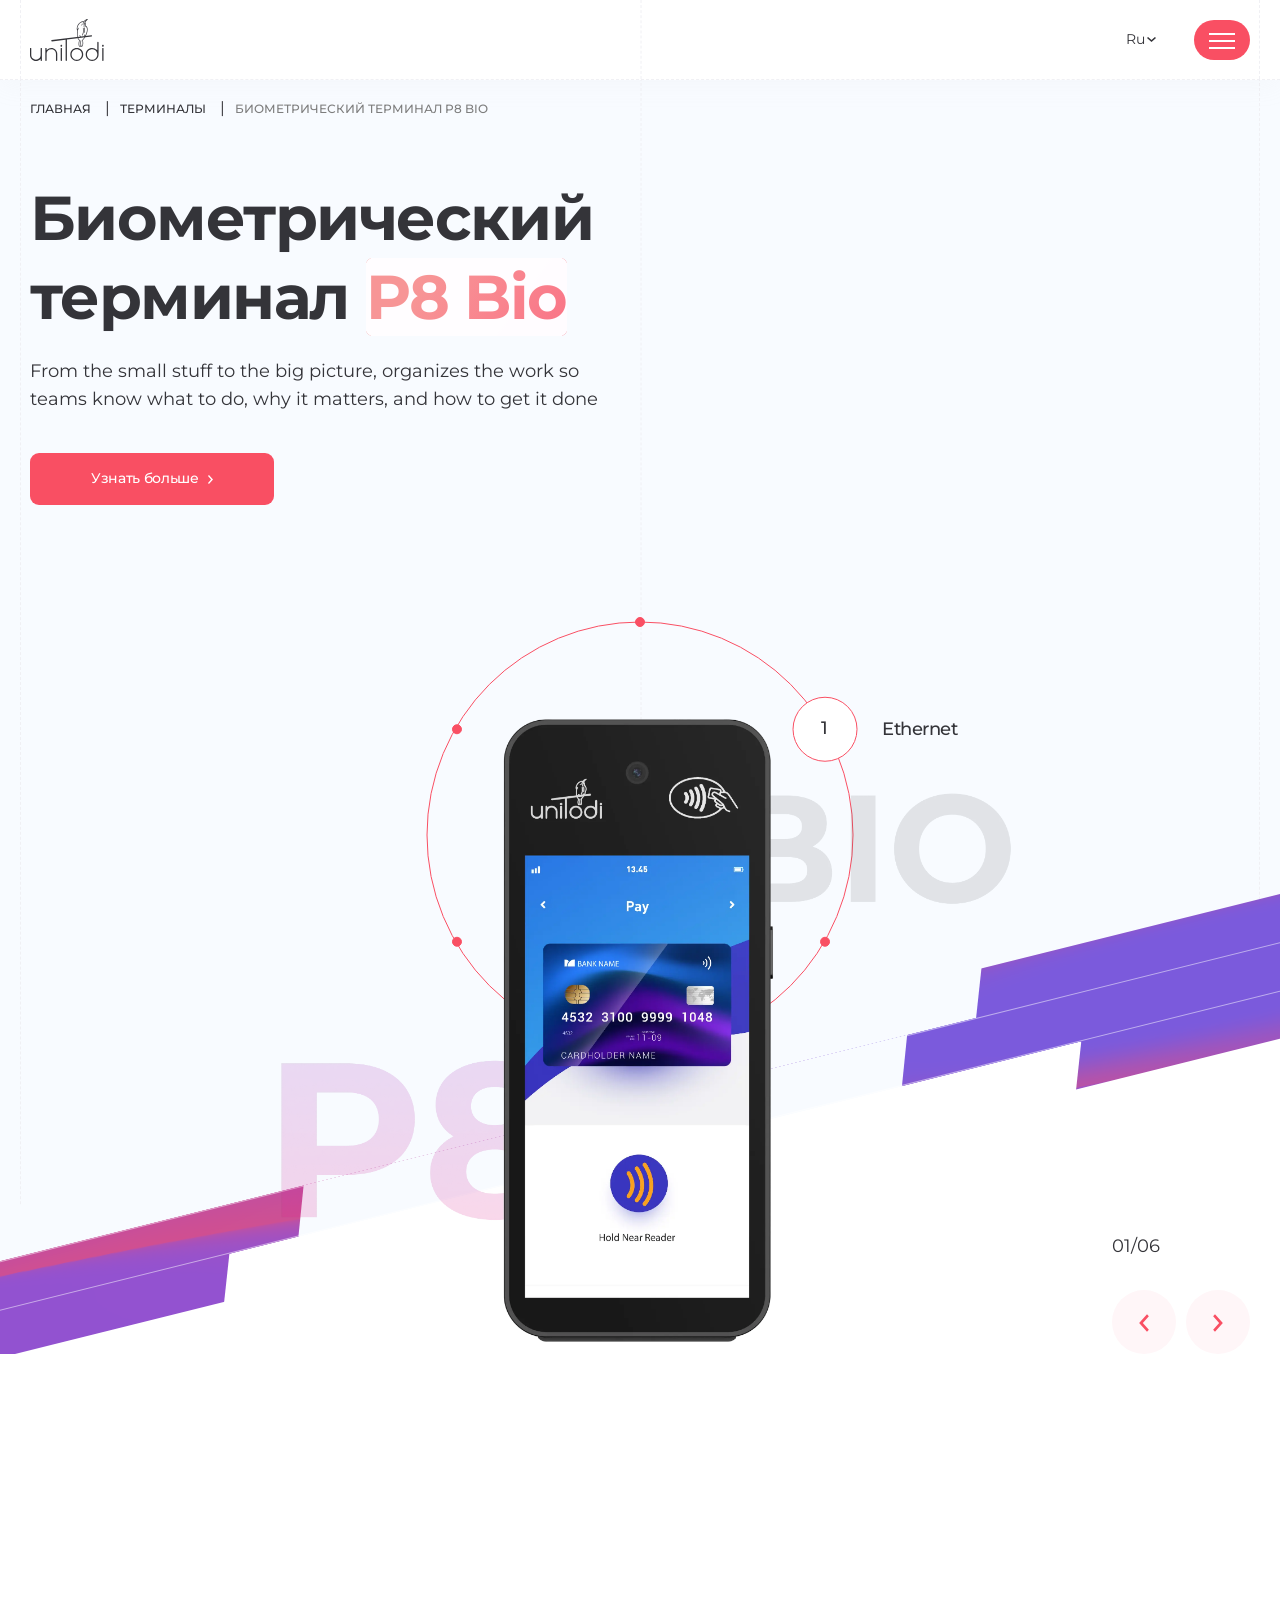
<file: terminalCard.html>
<html lang="en">
<head>
    <meta charset="UTF-8">
    <meta name="viewport" content="width=device-width, initial-scale=1.0">
    <link rel="shortcut icon" href="img/favicon.ico" type="image/x-icon">
    <link rel="stylesheet" href="css/swiper.min.css">
    <link rel="stylesheet" href="css/reset.css">
    <link rel="stylesheet" href="css/style.css">
    <script>window.console = window.console || function(t) {};</script>
    <title>Unitodi terminal card</title>
</head>
<body>
  <div class="overlay"></div>
  <header class="header">
    <div class="header__close"></div>
    <div class="border"><span></span></div>
    <div class="header__progress">
      <div class="header__progress_bar"></div>
    </div>
    <div class="container header__container">
      <div class="header__block">
        <a href="index.html" class="header__logo">
          <svg xmlns="http://www.w3.org/2000/svg" width="74" height="42" viewBox="0 0 74 42" fill="none">
            <path d="M52.2763 16.4081C52.4337 16.5129 52.6481 16.455 52.7297 16.2811C53.4058 14.832 53.7859 13.2119 53.7859 11.5033C53.7859 10.6505 53.6909 9.81968 53.5117 9.02198C53.4738 8.85914 53.3216 8.7515 53.156 8.77636C52.9768 8.80392 52.86 8.98059 52.8979 9.16276C53.0662 9.91628 53.156 10.7001 53.156 11.5033C53.156 13.1152 52.8003 14.6416 52.1621 16.0078C52.0971 16.1514 52.1433 16.3197 52.2736 16.4081H52.2763ZM54.4538 13.7942C54.6304 13.8411 54.8095 13.728 54.8422 13.5458C54.9643 12.8834 55.027 12.2016 55.027 11.5033C55.027 10.5814 54.9155 9.68444 54.7066 8.82603C54.6683 8.66594 54.5135 8.56105 54.3535 8.58866C54.1717 8.61626 54.0549 8.79843 54.0981 8.98059C54.2938 9.78928 54.3971 10.6339 54.3971 11.5061C54.3971 12.163 54.337 12.8061 54.2232 13.4327C54.1931 13.5955 54.2938 13.7556 54.4512 13.797L54.4538 13.7942ZM51.3447 5.5277C51.0975 5.5277 50.8969 5.73193 50.8969 5.98309C50.8969 6.23429 51.0975 6.43852 51.3447 6.43852C51.5919 6.43852 51.7928 6.23429 51.7928 5.98309C51.7928 5.73193 51.5919 5.5277 51.3447 5.5277ZM57.6854 0.523595C57.6366 0.562239 57.5874 0.600879 57.5385 0.642279C56.6126 1.40959 55.8444 2.36459 55.2956 3.45208C55.5589 3.79433 55.7546 4.20836 55.8797 4.68033C56.0397 5.29307 56.0642 5.9748 55.9665 6.6814C56.5938 7.16993 57.0525 7.80753 57.3349 8.5914C58.4889 11.8097 56.181 16.4246 55.4451 17.7633C54.5436 19.4055 53.6774 20.5565 52.8273 21.2383C52.8221 21.2272 53.2075 22.3478 53.2075 24.0287C53.2075 25.1549 53.0692 27.777 51.7928 27.777C51.3992 27.777 51.114 27.5286 50.9074 27.1504C50.655 27.5286 50.3293 27.7852 49.9192 27.7852C49.8895 27.7852 49.8568 27.7852 49.8267 27.7797C48.3332 27.6252 48.5751 24.4317 48.6375 23.7941C48.6728 23.4463 48.8058 22.3119 49.178 21.3983C48.3362 20.7525 47.6898 19.607 47.3423 18.0724C46.9077 16.1514 46.8401 13.7473 47.2691 11.553C47.076 11.2301 46.9321 10.8602 46.8453 10.449C46.5275 8.96402 46.9539 7.12305 47.9884 5.5277C49.2295 3.61216 51.22 2.32595 52.9415 2.32595C53.2375 2.32595 53.5226 2.36459 53.7886 2.43635C54.6251 1.27987 55.8414 0.424231 57.2482 0.0543759C57.3131 0.0378152 57.3785 0.0212545 57.4465 0.00745392C57.7451 -0.0587889 57.9269 0.333147 57.688 0.523595H57.6854ZM56.0018 1.26055C54.4486 2.17691 53.3652 3.83296 53.221 5.7485C53.2075 5.93067 53.0474 6.06866 52.8626 6.04384C52.6943 6.01898 52.5832 5.85888 52.5967 5.68775C52.6699 4.71622 52.9633 3.80813 53.4193 3.01046C53.2646 2.98286 53.1072 2.9663 52.9389 2.9663C51.4209 2.9663 49.6397 4.13658 48.5098 5.88099C47.5677 7.33557 47.1714 8.99438 47.4565 10.3165C47.4726 10.3882 47.4888 10.46 47.5106 10.5318C47.6571 10.0101 47.8336 9.50777 48.0455 9.0358C48.1296 8.8481 48.3685 8.79014 48.5316 8.92538C48.6431 9.01923 48.6728 9.18208 48.6131 9.31457C47.5215 11.7711 47.3397 15.2267 47.9531 17.9344C48.2656 19.3172 48.8088 20.2805 49.4684 20.827L49.6611 20.9705C49.835 21.1003 49.8974 21.3349 49.808 21.5336C49.5582 22.0967 49.3546 22.9275 49.2622 23.8659C49.0882 25.6268 49.3681 27.098 49.8895 27.1532C50.1363 27.178 50.3943 26.8799 50.6145 26.3693C50.4135 25.5661 50.3756 24.6084 50.3756 24.037C50.3756 23.4657 50.4135 22.4223 50.6415 21.5971C50.6903 21.4149 50.8887 21.3155 51.0652 21.3873C51.2173 21.448 51.2906 21.6247 51.247 21.7847C51.0975 22.3506 51.0025 23.151 51.0025 24.037C51.0025 25.7538 51.3556 27.1449 51.7876 27.1449C52.2192 27.1449 52.5723 25.7538 52.5723 24.037C52.5723 22.8585 52.4066 21.8345 52.1621 21.3072C52.0914 21.1555 52.1377 20.9733 52.2706 20.8684L52.5152 20.678C53.3513 19.9741 54.1608 18.7928 54.8937 17.4624C56.5258 14.4953 58.2365 9.66512 55.8253 7.40731C55.8196 7.43492 55.8117 7.45977 55.8061 7.48738C55.7546 7.68333 55.5375 7.78821 55.3527 7.68608C55.2224 7.61433 55.1653 7.45702 55.2036 7.31346C55.4342 6.44127 55.4639 5.5884 55.2712 4.85421C55.2036 4.59201 55.1055 4.35464 54.9861 4.14212C54.5706 5.16886 54.34 6.29225 54.34 7.47081C54.34 7.53152 54.34 7.59226 54.34 7.65297C54.3453 7.84067 54.1931 7.99523 54.0061 7.98141C53.843 7.97038 53.7153 7.82685 53.7127 7.65851C53.7127 7.59501 53.7127 7.5343 53.7127 7.47081C53.7127 5.09712 54.5763 2.92766 56.0018 1.27159V1.26055Z" fill="currentColor"/>
            <path d="M31.317 28.9043C31.1378 28.9043 30.9912 28.965 30.8663 29.092C30.7441 29.2162 30.6816 29.3708 30.6816 29.5502V41.3551C30.6816 41.5372 30.7414 41.6865 30.8663 41.8133C30.9912 41.9404 31.1378 42.0012 31.317 42.0012C31.4962 42.0012 31.6456 41.9404 31.7732 41.8133C31.9008 41.6865 31.9633 41.5372 31.9633 41.3551V29.5502C31.9633 29.368 31.9008 29.219 31.7732 29.092C31.6456 28.965 31.4962 28.9043 31.317 28.9043Z" fill="currentColor"/>
            <path d="M21.2948 28.9041C19.6927 28.9041 18.1693 29.6052 16.7627 30.988C16.7464 31.0046 16.7247 31.0129 16.7003 31.0129C16.6894 31.0129 16.6758 31.0129 16.665 31.0046C16.6324 30.9908 16.6107 30.9577 16.6107 30.9218V29.5473C16.6107 29.3678 16.5482 29.2133 16.426 29.0891C16.3011 28.9621 16.1545 28.9014 15.9753 28.9014C15.7961 28.9014 15.6494 28.9621 15.5245 29.0891C15.4023 29.2133 15.3398 29.3678 15.3398 29.5473V41.3523C15.3398 41.5344 15.3996 41.6833 15.5245 41.8105C15.6494 41.9373 15.7961 41.998 15.9753 41.998C16.1545 41.998 16.3011 41.9373 16.426 41.8105C16.5509 41.6833 16.6107 41.5344 16.6107 41.3523V34.9653C16.6107 33.6515 17.0696 32.5199 17.9765 31.6063C18.8998 30.6679 20.0131 30.1931 21.292 30.1931C22.571 30.1931 23.6816 30.6679 24.594 31.6063C25.5091 32.5116 25.9734 33.6432 25.9734 34.9653V41.3523C25.9734 41.5344 26.0331 41.6833 26.1581 41.8105C26.283 41.9373 26.4296 41.998 26.6088 41.998C26.7881 41.998 26.9374 41.9373 27.065 41.8105C27.1927 41.6833 27.2551 41.5344 27.2551 41.3523V34.9653C27.2551 33.2982 26.6631 31.8574 25.4955 30.6789C24.3523 29.5003 22.9376 28.9041 21.292 28.9041H21.2948Z" fill="currentColor"/>
            <path d="M11.2717 28.9043C11.0925 28.9043 10.9458 28.965 10.8209 29.092C10.6987 29.2162 10.6363 29.3708 10.6363 29.5502V35.9371C10.6363 37.2509 10.172 38.3853 9.25684 39.307C8.34175 40.2372 7.23115 40.7095 5.95219 40.7095C4.67323 40.7095 3.57349 40.2372 2.63667 39.307C1.72972 38.3853 1.27081 37.2509 1.27081 35.9371V29.5502C1.27081 29.3708 1.20836 29.2162 1.08617 29.092C0.961256 28.965 0.814624 28.9043 0.635408 28.9043C0.456189 28.9043 0.309557 28.965 0.184648 29.092C0.0624545 29.2162 0 29.3708 0 29.5502V35.9371C0 37.6125 0.583815 39.0562 1.73515 40.2345C2.90821 41.4048 4.32836 41.9985 5.95219 41.9985C7.57602 41.9985 9.07762 41.2971 10.4842 39.9145C10.5005 39.8977 10.5222 39.8897 10.5467 39.8897C10.5575 39.8897 10.5711 39.8897 10.582 39.8977C10.6146 39.9115 10.6363 39.9447 10.6363 39.9806V41.3551C10.6363 41.5372 10.696 41.6865 10.8209 41.8133C10.9458 41.9404 11.0925 42.0012 11.2717 42.0012C11.4509 42.0012 11.6002 41.9404 11.7279 41.8133C11.8555 41.6865 11.9179 41.5372 11.9179 41.3551V29.5502C11.9179 29.3708 11.8555 29.2162 11.7279 29.092C11.603 28.9678 11.4482 28.9043 11.2717 28.9043Z" fill="currentColor"/>
            <path d="M51.3239 30.8206C50.0719 29.5482 48.5405 28.9023 46.7701 28.9023C44.9997 28.9023 43.4683 29.5482 42.2163 30.8206C40.9647 32.093 40.3291 33.6498 40.3291 35.4493C40.3291 37.2489 40.9647 38.8057 42.2163 40.0779C43.4683 41.3505 44.9997 41.9965 46.7701 41.9965C48.5405 41.9965 50.0719 41.3505 51.3239 40.0779C52.5755 38.8057 53.2111 37.2489 53.2111 35.4493C53.2111 33.6498 52.5755 32.093 51.3239 30.8206ZM50.4224 39.1646C49.4149 40.1886 48.1847 40.7075 46.7675 40.7075C45.3498 40.7075 44.12 40.1886 43.1126 39.1646C42.1051 38.1405 41.5946 36.8901 41.5946 35.4493C41.5946 34.0085 42.1051 32.7582 43.1126 31.7343C44.12 30.7102 45.3498 30.1913 46.7675 30.1913C48.1847 30.1913 49.4123 30.7102 50.4224 31.7343C51.4216 32.75 51.9294 34.0003 51.9294 35.4493C51.9294 36.8984 51.4216 38.146 50.4224 39.1646Z" fill="currentColor"/>
            <path d="M62.1315 16.6983C62.0909 16.3726 61.8193 16.127 61.4963 16.127C61.4692 16.127 61.4448 16.127 61.4174 16.1325L21.8539 21.1035C21.6855 21.1255 21.5335 21.2111 21.4276 21.3491C21.3217 21.4871 21.2755 21.6555 21.2972 21.8294C21.338 22.1551 21.6095 22.4007 21.9327 22.4007C21.9598 22.4007 21.9842 22.4007 22.0114 22.3952L35.526 20.7005C35.526 20.7005 35.5342 20.7005 35.5369 20.7005C35.5586 20.7005 35.5803 20.7087 35.5966 20.7226C35.6156 20.7391 35.6265 20.7639 35.6265 20.7916V41.3488C35.6265 41.7077 35.9143 42.0002 36.2673 42.0002C36.6203 42.0002 36.9082 41.7077 36.9082 41.3488V20.6066C36.9082 20.5625 36.9408 20.5238 36.9869 20.5183L61.5804 17.4242C61.9305 17.38 62.1807 17.0544 62.1371 16.6983H62.1315Z" fill="currentColor"/>
            <path d="M72.8758 28.9043C72.6966 28.9043 72.5501 28.965 72.425 29.092C72.303 29.2162 72.2402 29.3708 72.2402 29.5502V41.3551C72.2402 41.5372 72.3003 41.6865 72.425 41.8133C72.5501 41.9404 72.6966 42.0012 72.8758 42.0012C73.055 42.0012 73.2045 41.9404 73.3318 41.8133C73.4595 41.6865 73.5219 41.5372 73.5219 41.3551V29.5502C73.5219 29.368 73.4595 29.219 73.3318 29.092C73.2045 28.965 73.055 28.9043 72.8758 28.9043Z" fill="currentColor"/>
            <path d="M55.3508 17.5885C55.1769 17.5885 55.0356 17.4449 55.0356 17.2683C55.0356 16.8046 54.6638 16.4265 54.2074 16.4265C54.0338 16.4265 53.8926 16.283 53.8926 16.1063C53.8926 15.9297 54.0338 15.7861 54.2074 15.7861C55.0086 15.7861 55.6629 16.4486 55.6629 17.2655C55.6629 17.4422 55.5217 17.5857 55.3478 17.5857L55.3508 17.5885Z" fill="currentColor"/>
            <path d="M51.0145 17.8642C51.0145 17.05 50.3628 16.3848 49.5589 16.3848C49.3854 16.3848 49.2441 16.5283 49.2441 16.705C49.2441 16.8816 49.3854 17.0251 49.5589 17.0251C50.0153 17.0251 50.3872 17.4033 50.3872 17.8669C50.3872 18.0436 50.5284 18.1871 50.7024 18.1871C50.8759 18.1871 51.0171 18.0436 51.0171 17.8669L51.0145 17.8642Z" fill="currentColor"/>
            <path d="M31.3165 25.8613C31.0775 25.8613 30.8684 25.9497 30.6973 26.1263C30.5263 26.303 30.4366 26.5127 30.4366 26.7556C30.4366 26.9985 30.5208 27.2166 30.6946 27.3904C30.8657 27.5616 31.0748 27.6499 31.3138 27.6499C31.5527 27.6499 31.7699 27.5643 31.9383 27.3904C32.1066 27.2193 32.1935 27.0068 32.1935 26.7556C32.1935 26.5045 32.1066 26.3002 31.9383 26.1263C31.7699 25.9524 31.5608 25.8641 31.3138 25.8641L31.3165 25.8613Z" fill="currentColor"/>
            <path d="M72.8757 27.6471C73.1229 27.6471 73.3321 27.5616 73.5004 27.3877C73.6687 27.2166 73.7554 27.004 73.7554 26.7529C73.7554 26.5017 73.6687 26.2974 73.5004 26.1236C73.3321 25.9497 73.1229 25.8613 72.8757 25.8613C72.6285 25.8613 72.4276 25.9497 72.2567 26.1263C72.0857 26.303 71.996 26.5127 71.996 26.7556C71.996 26.9985 72.0801 27.2166 72.254 27.3904C72.4249 27.5616 72.6342 27.6499 72.8731 27.6499L72.8757 27.6471Z" fill="currentColor"/>
            <path d="M67.9333 22.8369C67.5802 22.8369 67.2924 23.1295 67.2924 23.4883V31.2194C67.2924 31.2552 67.2706 31.2884 67.238 31.3022C67.2271 31.3077 67.2165 31.3105 67.2027 31.3105C67.1782 31.3105 67.1564 31.3022 67.1403 31.2828L66.7248 30.8606C65.5273 29.6434 63.9143 28.9257 62.2229 28.9036C60.4142 28.8816 58.85 29.5274 57.5766 30.8192C56.325 32.0916 55.6895 33.6483 55.6895 35.4479C55.6895 37.2475 56.325 38.8043 57.5766 40.0765C58.8286 41.3491 60.3601 41.9948 62.1305 41.9948C63.9008 41.9948 65.4732 41.3075 66.6843 40.0792C67.9359 38.807 68.5715 37.2502 68.5715 35.4506V23.4883C68.5715 23.1295 68.2834 22.8369 67.9306 22.8369H67.9333ZM65.7854 39.1628C64.7779 40.1869 63.5477 40.7058 62.1305 40.7058C60.7128 40.7058 59.483 40.1869 58.4755 39.1628C57.4681 38.139 56.9576 36.8887 56.9576 35.4479C56.9576 34.0071 57.4681 32.7567 58.4755 31.7327C59.483 30.7087 60.7128 30.1899 62.1305 30.1899C63.5477 30.1899 64.7753 30.7087 65.7854 31.7327C66.7846 32.7485 67.2924 33.9988 67.2924 35.4479C67.2924 36.8969 66.7846 38.1445 65.7854 39.1628Z" fill="currentColor"/>
          </svg>
        </a>
        <div class="header__navigation">
          <button class="header__navigation_close body_small">
            <span>Закрыть</span>
            <svg xmlns="http://www.w3.org/2000/svg" width="24" height="24" viewBox="0 0 24 24" fill="none">
              <path d="M20.0304 5.02934L18.9697 3.96875L12.0001 10.9384L5.03041 3.96875L3.96973 5.02934L10.9394 11.999L3.96973 18.9688L5.03041 20.0293L12.0001 13.0597L18.9697 20.0293L20.0304 18.9688L13.0607 11.999L20.0304 5.02934Z" fill="currentColor"/>
            </svg>
          </button>
          <div class="header__navigation_scroll">
            <nav class="header__nav">
              <ul class="header__nav_list">
                <li class="header__nav_item">
                  <a href="aboutus.html" class="header__nav_link body_small"><span>О нас</span></a>
                </li>
                <li class="header__nav_item">
                  <a href="terminals.html" class="header__nav_link body_small">
                    <span>Терминалы</span>
                    <div class="header__nav_link_svg">
                      <svg xmlns="http://www.w3.org/2000/svg" width="15" height="16" viewBox="0 0 15 16" fill="none">
                        <path d="M4.33496 13.2469L8.4551 8.66736L4.33496 4.07783L5.60339 2.66797L11.0009 8.66736L5.60339 14.6667L4.33496 13.2469Z" fill="currentColor"/>
                      </svg>
                    </div>
                  </a>
                </li>
                <li class="header__nav_item">
                  <a href="software.html" class="header__nav_link body_small">
                    <span>Программное обеспечение</span>
                    <div class="header__nav_link_svg">
                      <svg xmlns="http://www.w3.org/2000/svg" width="15" height="16" viewBox="0 0 15 16" fill="none">
                        <path d="M4.33496 13.2469L8.4551 8.66736L4.33496 4.07783L5.60339 2.66797L11.0009 8.66736L5.60339 14.6667L4.33496 13.2469Z" fill="currentColor"/>
                      </svg>
                    </div>
                  </a>
                </li>
                <li class="header__nav_item">
                  <a href="vacancies.html" class="header__nav_link body_small"><span>Вакансии</span></a>
                </li>
                <li class="header__nav_item">
                  <a href="contacts.html" class="header__nav_link body_small"><span>Контакты</span></a>
                </li>
              </ul>
            </nav>
            <div class="header__navigation_social">
              <a href="tel://8800" class="btn btn__secondary header__navigation__btn">
                <span>Связаться</span>
                <span class="btn__arrow">
                  <svg xmlns="http://www.w3.org/2000/svg" width="5" height="9" viewBox="0 0 5 9" fill="none">
                    <path d="M0 7.935L3.09042 4.5L0 1.0575L0.951417 0L5 4.5L0.951417 9L0 7.935Z" fill="currentColor"/>
                  </svg>
                </span>
              </a>
              <div class="header__socials">
                <a href="#" class="header__social">
                  <img src="img/icon/tg.svg" alt="">
                </a>
                <a href="#" class="header__social">
                  <img src="img/icon/yt.svg" alt="">
                </a>
                <a href="#" class="header__social">
                  <img src="img/icon/vk.svg" alt="">
                </a>
              </div>
            </div>
          </div>
          <div class="header__popups">
            <div class="header__popup popup"></div>
            <div class="header__popup popup">
              <div class="container header__popup_container">
                <div class="border"><span></span></div>
                <div class="header__nav_flex">
                  <div class="header__nav_left">
                    <button class="header__nav_left_close body_small">
                      <svg xmlns="http://www.w3.org/2000/svg" width="24" height="24" viewBox="0 0 24 24" fill="none">
                        <path d="M10.742 6L4 12.5L10.742 19L11.8751 17.9075L7.06758 13.2725H21V11.7274H7.06773L11.8751 7.09254L10.742 6Z" fill="currentColor"/>
                      </svg>
                      <span>Назад</span>
                    </button>
                    <div class="header__nav_scroll">
                      <div class="header__subnav">
                        <a href="#" class="header__sublink body_caption">
                          <span>Мобильные терминалы</span>
                          <div class="header__sublink_svg">
                            <svg xmlns="http://www.w3.org/2000/svg" width="15" height="16" viewBox="0 0 15 16" fill="none">
                              <path d="M4 13.2469L8.12014 8.66736L4 4.07783L5.26843 2.66797L10.666 8.66736L5.26843 14.6667L4 13.2469Z" fill="currentColor"/>
                            </svg>
                          </div>
                        </a>
                      </div>
                      <div class="header__subnav">
                        <a href="#" class="header__sublink body_caption">
                          <span>Кассовые аппараты</span>
                          <div class="header__sublink_svg">
                            <svg xmlns="http://www.w3.org/2000/svg" width="15" height="16" viewBox="0 0 15 16" fill="none">
                              <path d="M4 13.2469L8.12014 8.66736L4 4.07783L5.26843 2.66797L10.666 8.66736L5.26843 14.6667L4 13.2469Z" fill="currentColor"/>
                            </svg>
                          </div>
                        </a>
                      </div>
                      <div class="header__subnav">
                        <a href="#" class="header__sublink body_caption">
                          <span>Стационарные решения</span>
                          <div class="header__sublink_svg">
                            <svg xmlns="http://www.w3.org/2000/svg" width="15" height="16" viewBox="0 0 15 16" fill="none">
                              <path d="M4 13.2469L8.12014 8.66736L4 4.07783L5.26843 2.66797L10.666 8.66736L5.26843 14.6667L4 13.2469Z" fill="currentColor"/>
                            </svg>
                          </div>
                        </a>
                      </div>
                      <div class="header__subnav">
                        <a href="#" class="header__sublink body_caption">
                          <span>Интеллектуальный Пин-Пад</span>
                          <div class="header__sublink_svg">
                            <svg xmlns="http://www.w3.org/2000/svg" width="15" height="16" viewBox="0 0 15 16" fill="none">
                              <path d="M4 13.2469L8.12014 8.66736L4 4.07783L5.26843 2.66797L10.666 8.66736L5.26843 14.6667L4 13.2469Z" fill="currentColor"/>
                            </svg>
                          </div>
                        </a>
                      </div>
                    </div>
                  </div>
                  <div class="header__nav_right">
                    <button class="header__nav_right_close body_small">
                      <svg xmlns="http://www.w3.org/2000/svg" width="24" height="24" viewBox="0 0 24 24" fill="none">
                        <path d="M10.742 6L4 12.5L10.742 19L11.8751 17.9075L7.06758 13.2725H21V11.7274H7.06773L11.8751 7.09254L10.742 6Z" fill="currentColor"/>
                      </svg>
                      <span>Назад</span>
                    </button>
                    <div class="header__nav_scroll">
                      <div class="header__nav_scroll_flex">
                        <div class="header__subsubnav">
                          <a href="terminalCard.html" class="header__subsublink body_caption">
                            <span>Биометрический терминал P8 BIO</span>
                          </a>
                          <a href="#" class="header__subsublink body_caption">
                            <span>Мобильный/стационарный терминал MF 960</span>
                          </a>
                          <a href="#" class="header__subsublink body_caption">
                            <span>Мобильный терминал K9</span>
                          </a>
                          <a href="#" class="header__subsublink body_caption">
                            <span>Мобильный терминал K10</span>
                          </a>
                          <a href="#" class="header__subsublink body_caption">
                            <span>Биометрический терминал P8 BIO</span>
                          </a>
                          <a href="#" class="header__subsublink body_caption">
                            <span>Биометрический терминал P8 BIO</span>
                          </a>
                          <a href="#" class="header__subsublink body_caption">
                            <span>Биометрический терминал P8 BIO</span>
                          </a>
                          <a href="#" class="header__subsublink body_caption">
                            <span>Биометрический терминал P8 BIO</span>
                          </a>
                          <a href="#" class="header__subsublink body_caption">
                            <span>Биометрический терминал P8 BIO</span>
                          </a>
                          <a href="#" class="header__subsublink body_caption">
                            <span>Биометрический терминал P8 BIO</span>
                          </a>
                        </div>
                        <div class="header__subsubnav">
                          <a href="#" class="header__subsublink body_caption">
                            <span>Биометрический терминал P8 BIO</span>
                          </a>
                        </div>
                        <div class="header__subsubnav">
                          <a href="#" class="header__subsublink body_caption">
                            <span>Биометрический терминал P8 BIO</span>
                          </a>
                        </div>
                        <div class="header__subsubnav">
                          <a href="#" class="header__subsublink body_caption">
                            <span>Биометрический терминал P8 BIO</span>
                          </a>
                        </div>
                      </div>
                    </div>
                  </div>
                </div>
              </div>
              <div class="header__popup_close"></div>
            </div>
            <div class="header__popup popup">
              <div class="container header__popup_container">
                <div class="border"><span></span></div>
                <div class="header__nav_flex">
                  <div class="header__nav_left">
                    <button class="header__nav_left_close body_small">
                      <svg xmlns="http://www.w3.org/2000/svg" width="24" height="24" viewBox="0 0 24 24" fill="none">
                        <path d="M10.742 6L4 12.5L10.742 19L11.8751 17.9075L7.06758 13.2725H21V11.7274H7.06773L11.8751 7.09254L10.742 6Z" fill="currentColor"/>
                      </svg>
                      <span>Назад</span>
                    </button>
                    <div class="header__nav_scroll">
                      <div class="header__subnav">
                        <a href="software.html" class="header__sublink body_caption">
                          <span>Программное обеспечение</span>
                          <div class="header__sublink_svg">
                            <svg xmlns="http://www.w3.org/2000/svg" width="15" height="16" viewBox="0 0 15 16" fill="none">
                              <path d="M4 13.2469L8.12014 8.66736L4 4.07783L5.26843 2.66797L10.666 8.66736L5.26843 14.6667L4 13.2469Z" fill="currentColor"/>
                            </svg>
                          </div>
                        </a>
                      </div>
                    </div>
                  </div>
                  <div class="header__nav_right">
                    <button class="header__nav_right_close body_small">
                      <svg xmlns="http://www.w3.org/2000/svg" width="24" height="24" viewBox="0 0 24 24" fill="none">
                        <path d="M10.742 6L4 12.5L10.742 19L11.8751 17.9075L7.06758 13.2725H21V11.7274H7.06773L11.8751 7.09254L10.742 6Z" fill="currentColor"/>
                      </svg>
                      <span>Назад</span>
                    </button>
                    <div class="header__nav_scroll">
                      <div class="header__nav_scroll_flex">
                        <div class="header__subsubnav">
                          <a href="softwareCard.html" class="header__subsublink body_caption">
                            <span>Unitodi pay app</span>
                          </a>
                          <a href="#" class="header__subsublink body_caption">
                            <span>Unitodi Soft POS</span>
                          </a>
                          <a href="#" class="header__subsublink body_caption">
                            <span>Unitodi СБП virtual POS</span>
                          </a>
                          <a href="#" class="header__subsublink body_caption">
                            <span>Unitodi PSP</span>
                          </a>
                          <a href="#" class="header__subsublink body_caption">
                            <span>Unitodi TMS</span>
                          </a>
                          <a href="#" class="header__subsublink body_caption">
                            <span>Unitodi RKL</span>
                          </a>
                        </div>
                      </div>
                    </div>
                  </div>
                </div>
              </div>
              <div class="header__popup_close"></div>
            </div>
            <div class="header__popup popup"></div>
            <div class="header__popup popup"></div>
          </div>
        </div>
        <div class="header__btn_wrapper">
          <div class="header__language">
            <a>
              <span id="language" class="body_small">Ru</span>
              <svg xmlns="http://www.w3.org/2000/svg" width="5" height="9" viewBox="0 0 5 9" fill="none">
                <path d="M0 7.935L3.09042 4.5L0 1.0575L0.951417 0L5 4.5L0.951417 9L0 7.935Z" fill="currentColor"/>
              </svg>
            </a>
          </div>
          <div class="header__language_wrapper">
            <span class="body_small" id="RU">Русский</span>
            <span class="body_small" id="EN">English</span>
          </div>
          <a href="" class="btn btn__secondary header__btn">
            <span>Связаться</span>
            <span class="btn__arrow">
              <svg xmlns="http://www.w3.org/2000/svg" width="5" height="9" viewBox="0 0 5 9" fill="none">
                <path d="M0 7.935L3.09042 4.5L0 1.0575L0.951417 0L5 4.5L0.951417 9L0 7.935Z" fill="currentColor"/>
              </svg>
            </span>
          </a>
          <button class="header__burger" aria-label="Открыть меню">
            <div class="header__burger_flex">
              <span></span>
              <span></span>
              <span></span>
            </div>
          </button>
        </div>
      </div>
    </div>
  </header>
  <main class="main" data-scroll-container>
    <div class="border"><span></span></div>
    <section class="top" data-scroll-section id="top"><div class="border"><span></span></div></section> 
    <section class="hero" data-scroll-section>
      <div class="hero__back">
        <span class="hero__back_line"></span>
        <span class="hero__back_line"></span>
        <span class="hero__back_line"></span>
        <canvas class="hero__gradient_one" data-transition-in></canvas>
        <div class="border"><span></span></div>
      </div>
      <div class="container hero__container">
        <ul class="breadcrumbs__list">
          <li class="breadcrumbs__item animate_top">
            <a href="index.html" class="body_caption breadcrumbs__link">Главная</a>
          </li>
          <li class="breadcrumbs__item animate_top">
            <a href="terminals.html" class="body_caption breadcrumbs__link">Терминалы</a>
          </li>
          <li class="breadcrumbs__item animate_top">
            <a href="terminalCard.html" class="body_caption breadcrumbs__link">Биометрический терминал P8 Bio</a>
          </li>
        </ul>
        <div class="hero__block">
          <div class="hero__slider">
            <div class="hero__swiper swiper">
              <div class="hero__wrapper swiper-wrapper">
                <div class="hero__flex swiper-slide">
                  <div class="hero__info">
                    <p class="hero__head">Биометрический терминал <span class="text_color">P8 Bio</span></p>
                    <p class="hero__desc body_one">From the small stuff to the big picture, organizes the work so teams know what to do, why it matters, and how to get it done</p>
                    <div class="hero__button">
                      <a href="#" class="btn btn__primary hero__btn">
                        <span>Узнать больше</span>
                        <span class="btn__arrow">
                          <svg xmlns="http://www.w3.org/2000/svg" width="5" height="9" viewBox="0 0 5 9" fill="none">
                            <path d="M0 7.935L3.09042 4.5L0 1.0575L0.951417 0L5 4.5L0.951417 9L0 7.935Z" fill="currentColor"/>
                          </svg>
                        </span>
                      </a>
                    </div>
                  </div>
                  <div class="hero__image hero_rotate__image">
                    <div class="hero_rotate__rotate">
                      <div class="hero_rotate__information">
                        <div class="hero_rotate__subrotate">
                          <button class="hero_rotate__button sub_one">
                            <span class="hero_rotate__text"><span></span></span>
                          </button>
                          <p class="hero_rotate__heading sub_one">Ethernet</p>
                        </div>
                      </div>
                      <div class="hero_rotate__information">
                        <div class="hero_rotate__subrotate">
                          <button class="hero_rotate__button sub_one">
                            <span class="hero_rotate__text"><span></span></span>
                          </button>
                          <p class="hero_rotate__heading sub_one">Ethernet</p>
                        </div>
                      </div>
                      <div class="hero_rotate__information">
                        <div class="hero_rotate__subrotate">
                          <button class="hero_rotate__button sub_one">
                            <span class="hero_rotate__text"><span></span></span>
                          </button>
                          <p class="hero_rotate__heading sub_one">Ethernet</p>
                        </div>
                      </div>
                      <div class="hero_rotate__information">
                        <div class="hero_rotate__subrotate">
                          <button class="hero_rotate__button sub_one">
                            <span class="hero_rotate__text"><span></span></span>
                          </button>
                          <p class="hero_rotate__heading sub_one">Ethernet</p>
                        </div>
                      </div>
                      <div class="hero_rotate__information">
                        <div class="hero_rotate__subrotate">
                          <button class="hero_rotate__button sub_one">
                            <span class="hero_rotate__text"><span></span></span>
                          </button>
                          <p class="hero_rotate__heading sub_one">Ethernet</p>
                        </div>
                      </div>
                      <div class="hero_rotate__information">
                        <div class="hero_rotate__subrotate">
                          <button class="hero_rotate__button sub_one">
                            <span class="hero_rotate__text"><span></span></span>
                          </button>
                          <p class="hero_rotate__heading sub_one">Ethernet</p>
                        </div>
                      </div>
                    </div>
                    <div class="hero_rotate__swiper swiper">
                      <div class="hero_rotate__wrapper swiper-wrapper">
                        <div class="hero_rotate__flex swiper-slide"></div>
                        <div class="hero_rotate__flex swiper-slide"></div>
                        <div class="hero_rotate__flex swiper-slide"></div>
                        <div class="hero_rotate__flex swiper-slide"></div>
                        <div class="hero_rotate__flex swiper-slide"></div>
                        <div class="hero_rotate__flex swiper-slide"></div>
                      </div>
                    </div>
                    <div class="hero_rotate__subrotate_mobile">
                      <span class="hero_rotate__text_mobile sub_one">1</span>
                      <p class="hero_rotate__heading_mobile sub_one">Основание компании</p>
                    </div>
                    <div class="hero__image_flex">
                      <img src="img/hero/hero.webp" alt="">
                    </div>
                  </div>
                </div>
              </div>
            </div>
            <div class="hero__navigation">
              <div class="hero_rotate__counter body_one">
                <span class="hero_rotate__count">01</span>/<span class="hero_rotate__total"></span>
              </div>
              <div class="hero_rotate__pagination swiper-pagination"></div>
              <div class="hero__navigation_flex">
                <div class="swiper-button-prev hero__prev hero_rotate__prev">
                  <svg xmlns="http://www.w3.org/2000/svg" width="32" height="32" viewBox="0 0 32 32" fill="none">
                    <path d="M20.8477 23.6313L14.8542 16.9695L20.8477 10.2931L19.0026 8.24219L11.1508 16.9695L19.0026 25.6967L20.8477 23.6313Z" fill="currentColor"/>
                  </svg>
                </div>
                <div class="swiper-button-next hero__next hero_rotate__next">
                  <svg xmlns="http://www.w3.org/2000/svg" width="32" height="32" viewBox="0 0 32 32" fill="none">
                    <path d="M11.1523 23.6313L17.1458 16.9695L11.1523 10.2931L12.9974 8.24219L20.8492 16.9695L12.9974 25.6967L11.1523 23.6313Z" fill="currentColor"/>
                  </svg>
                </div>
              </div>
            </div>
          </div>
        </div>
      </div>
    </section>
    <section class="terminal_card" data-scroll-section>
      <div class="container terminal_card__container">
        <div class="border"><span></span></div>
        <div class="terminal_card__block">
          <div class="terminal_card__top">
            <div class="terminal_card__left">
              <p class="terminal_card__name animate_top sub_one text_color ">Видео</p>
              <h2 class="terminal_card__head animate_left">Сценарий использования биометрического терминала P8 BIO</h2>
              <p class="terminal_card__text animate_right body_two ">
                Lorem ipsum dolor sit amet consectetur. Morbi eu congue velit integer mus neque orci. Nisi egestas cursus amet a odio vehicula. Turpis leo eros nunc amet est quam. Nullam morbi nascetur orci nisl dictum. Turpis leo eros nunc amet est quam. Nullam morbi nascetur orci nisl dictum.
              </p>
            </div>
            <ul class="terminals_icons">
              <li class="terminals_icon">
                <div class="terminals_icon__svg animate_top">
                  <img src="./img/icon/terminalCharacteristic/supermarket.svg" alt="supermarket" />                                         
                </div>
                <p class="terminals_icon__subtitle text_line animate_left sub_two">
                  Супермаркет
                </p>
              </li>
              <li class="terminals_icon">
                <div class="terminals_icon__svg animate_top">
                  <img src="./img/icon/terminalCharacteristic/delivery.svg" alt="delivery" />                                            
                </div>
                <p class="terminals_icon__subtitle text_line animate_left sub_two">
                  Доставка
                </p>
              </li>
              <li class="terminals_icon">
                <div class="terminals_icon__svg animate_top">
                  <img src="./img/icon/terminalCharacteristic/PVZ.svg" alt="pvz" />                                           
                </div>
                <p class="terminals_icon__subtitle text_line animate_left sub_two">
                  ПВЗ
                </p>
              </li>
              <li class="terminals_icon">
                <div class="terminals_icon__svg animate_top">
                  <img src="./img/icon/terminalCharacteristic/food.svg" alt="food" />                
                </div>
                <p class="terminals_icon__subtitle text_line animate_left sub_two">
                  Стритфуд
                </p>
              </li>
              <li class="terminals_icon">
                <div class="terminals_icon__svg animate_top">
                  <img src="./img/icon/terminalCharacteristic/beauty.svg" alt="beauty" />                   
                </div>
                <p class="terminals_icon__subtitle text_line animate_left sub_two">
                  Салон красоты
                </p>
              </li>
              <li class="terminals_icon">
                <div class="terminals_icon__svg animate_top">
                  <img src="./img/icon/terminalCharacteristic/coffee.svg" alt="coffee" />                                             
                </div>
                <p class="terminals_icon__subtitle text_line animate_left sub_two">
                  Кофейня
                </p>
              </li>
            </ul>
          </div>
          <button class="showreel__button terminal_card__video_img animate_image">
            <div class="showreel__block terminal_card__videos">
              <img src="img/terminals/video/video_1.webp" alt="">
              <div class="terminals_pause">
                <svg width="56" height="56" viewBox="0 0 56 56" xmlns="http://www.w3.org/2000/svg">
                  <path fill-rule="evenodd" clip-rule="evenodd" d="M56 28C56 43.464 43.464 56 28 56C12.536 56 0 43.464 0 28C0 12.536 12.536 0 28 0C43.464 0 56 12.536 56 28ZM24.0391 21.3985C23.8022 21.2617 23.5103 21.2617 23.2734 21.3985C23.0366 21.5352 22.8906 21.788 22.8906 22.0615V34.4385C22.8906 34.712 23.0366 34.9648 23.2734 35.1015C23.5103 35.2383 23.8022 35.2383 24.0391 35.1015L34.7578 28.913C34.9947 28.7763 35.1406 28.5235 35.1406 28.25C35.1406 27.9765 34.9947 27.7237 34.7578 27.587L24.0391 21.3985Z" fill="white"/>
                </svg>
              </div>
            </div>
          </button>
          <script src="js/video.js"></script>
        </div>
      </div>
    </section>
    <div class="showreel__modal">
      <div class="showreel__modal_inner">
        <div class="showreel__video_responsive">
          <img src="img/terminals/video/video_1.webp" alt="">
        </div>
        <button class="button__close showreel__modal_close" aria-label="Закрыть видео">
          <svg width="23" height="22" viewBox="0 0 23 22" fill="none" xmlns="http://www.w3.org/2000/svg">
            <path d="M1 21.3241L21.3241 1M1.42335 1L21.7475 21.3241" stroke="currentColor"/>
          </svg>
        </button>
      </div>
    </div>
    <section class="terminal_characteristic" data-scroll-section>
      <div class="container terminal_characteristic__container">
        <div class="border"><span></span></div>
        <div class="terminal_characteristic__block">
          <div class="terminal_characteristic__top">
            <p class="terminal_characteristic__name animate_top sub_one text_color ">Характеристики</p>
            <h2 class="terminal_characteristic__head animate_left">Определенные свойства биометрического терминала P8 BIO</h2>
          </div>
            <ul class="terminal_characteristic__icons terminals_icons">
              <li class="terminal_characteristic__icon terminals_icon">
                <div class="terminals_icon__svg animate_top">
                  <img src="./img/icon/terminalCharacteristic/OS.svg" alt="icon" />                                    
                </div>
                <p class="terminals_icon__subtitle text_line animate_left sub_two">
                  ОС
                </p>
                <p class="terminals_icon__text animate_left body_small">
                  Android 12.0
                </p>
              </li>
              <li class="terminal_characteristic__icon terminals_icon">
                <div class="terminals_icon__svg animate_top">
                  <img src="./img/icon/terminalCharacteristic/CPU.svg" alt="icon" />                   
                </div>
                <p class="terminals_icon__subtitle text_line animate_left sub_two">
                  ЦПУ
                </p>
                <p class="terminals_icon__text animate_left body_small">
                  4-ядра, 2.0. ГГц
                </p>
              </li>
              <li class="terminal_characteristic__icon terminals_icon">
                <div class="terminals_icon__svg animate_top">
                   <img src="./img/icon/terminalCharacteristic/memory.svg" alt="icon" />                  
                </div>
                <p class="terminals_icon__subtitle text_line animate_left sub_two">
                  Память
                </p>
                <p class="terminals_icon__text animate_left body_small">
                  16 Гб, Flash / 2 Гб, RAM
                </p>
              </li>
              <li class="terminal_characteristic__icon terminals_icon">
                <div class="terminals_icon__svg animate_top">
                  <img src="./img/icon/terminalCharacteristic/display.svg" alt="icon" />                   
                </div>
                <p class="terminals_icon__subtitle text_line animate_left sub_two">
                  Дисплей
                </p>
                <p class="terminals_icon__text animate_left body_small">
                  5’ IPS, 854×480 <br>
                  5.5' IPS, 1440×720 *
                </p>
              </li>
              <li class="terminal_characteristic__icon terminals_icon">
                <div class="terminals_icon__svg animate_top">
                  <img src="./img/icon/terminalCharacteristic/cardReaders.svg" alt="icon" />                   
                </div>
                <p class="terminals_icon__subtitle text_line animate_left sub_two">
                  Картридеры
                </p>
                <p class="terminals_icon__text animate_left body_small">
                  EMV, NFC
                </p>
              </li>
              <li class="terminal_characteristic__icon terminals_icon">
                <div class="terminals_icon__svg animate_top">
                  <img src="./img/icon/terminalCharacteristic/camera.svg" alt="icon" />                   
                </div>
                <p class="terminals_icon__subtitle text_line animate_left sub_two">
                  Камера
                </p>
                <p class="terminals_icon__text animate_left body_small">
                  5 Мп, автофокус <br>16 Мп, автофокус*
                </p>
              </li>
              <li class="terminal_characteristic__icon terminals_icon">
                <div class="terminals_icon__svg animate_top">
                  <img src="./img/icon/terminalCharacteristic/peripheralPorts.svg" alt="icon" />                   
                </div>
                <p class="terminals_icon__subtitle text_line animate_left sub_two">
                  Периферийные порты
                </p>
                <p class="terminals_icon__text animate_left body_small">
                  1×USB-C
                </p>
              </li>
              <li class="terminal_characteristic__icon terminals_icon">
                <div class="terminals_icon__svg animate_top">
                  <img src="./img/icon/terminalCharacteristic/mobileInternet.svg" alt="icon" />                   
                </div>
                <p class="terminals_icon__subtitle text_line animate_left sub_two">
                  Мобильный интернет
                </p>
                <p class="terminals_icon__text animate_left body_small">
                  4G, eSim
                </p>
              </li>
              <li class="terminal_characteristic__icon terminals_icon">
                <div class="terminals_icon__svg animate_top">
                  <img src="./img/icon/terminalCharacteristic/wi-fi.svg" alt="icon" />                   
                </div>
                <p class="terminals_icon__subtitle text_line animate_left sub_two">
                  Wi-Fi
                </p>
                <p class="terminals_icon__text animate_left body_small">
                  2.4 / 5 ГГц
                </p>
              </li>
              <li class="terminal_characteristic__icon terminals_icon">
                <div class="terminals_icon__svg animate_top">
                  <img src="./img/icon/terminalCharacteristic/bluetooth.svg" alt="icon" />                   
                </div>
                <p class="terminals_icon__subtitle text_line animate_left sub_two">
                  Bluetooth
                </p>
                <p class="terminals_icon__text animate_left body_small">
                  Да
                </p>
              </li>
              <li class="terminal_characteristic__icon terminals_icon">
                <div class="terminals_icon__svg animate_top">
                  <img src="./img/icon/terminalCharacteristic/speaker.svg" alt="icon" />                   
                </div>
                <p class="terminals_icon__subtitle text_line animate_left sub_two">
                  Динамик
                </p>
                <p class="terminals_icon__text animate_left body_small">
                  Да
                </p>
              </li>
              <li class="terminal_characteristic__icon terminals_icon">
                <div class="terminals_icon__svg animate_top">
                  <img src="./img/icon/terminalCharacteristic/nutrition.svg" alt="icon" />                   
                </div>
                <p class="terminals_icon__subtitle text_line animate_left sub_two">
                  Питание
                </p>
                <p class="terminals_icon__text animate_left body_small">
                  5 В / 2 А
                </p>
              </li>
              <li class="terminal_characteristic__icon terminals_icon">
                <div class="terminals_icon__svg animate_top">
                  <img src="./img/icon/terminalCharacteristic/battery.svg" alt="icon" />                   
                </div>
                <p class="terminals_icon__subtitle text_line animate_left sub_two">
                  Батарейка
                </p>
                <p class="terminals_icon__text animate_left body_small">
                  3000 мАч, 3.8 В *
                </p>
              </li>
              <li class="terminal_characteristic__icon terminals_icon">
                <div class="terminals_icon__svg animate_top">
                  <img src="./img/icon/terminalCharacteristic/accessories.svg" alt="icon" />                  
                </div>
                <p class="terminals_icon__subtitle text_line animate_left sub_two">
                  Аксессуары 
                </p>
                <p class="terminals_icon__text animate_left body_small">
                  Кронштейн: 1×USB, 1×Ethernet, 1×DC. Y-кабель: 1×USB-A, 1×USB-A(питание)
                </p>
              </li>
            </ul>
        </div>
      </div>
    </section>
    <section class="faq" id="faq" data-scroll-section>
      <div class="container faq__container">
        <div class="border"><span></span></div>
        <div class="faq__block">
          <p class="faq__name sub_one text_color">Обратная связь</p>
          <div class="faq__flex">
            <div class="faq__left">
              <h2 class="faq__head animate_top">Остались вопросы?</h2>
              <p class="faq__desc body_two animate_top">Пожалуйста, заполните форму и наш менеджер обязательно свяжется с вами в ближайшее рабочее время.</p>
              <div class="faq__socials animate_top">
                <a href="#" class="faq__social">
                  <img src="img/icon/tg.svg" alt="">
                </a>
                <a href="#" class="faq__social">
                  <img src="img/icon/yt.svg" alt="">
                </a>
                <a href="#" class="faq__social">
                  <img src="img/icon/vk.svg" alt="">
                </a>
              </div>
            </div>
            <div class="faq__right">
              <form action="" id="faq__form" class="faq__form">
                <div class="form__control_flex animate_top">
                  <label class="form__label body_small" for="faq__name">Ваше имя <span>*</span></label>
                  <div class="form__control">
                    <input class="form__input" type="text" minl="2" maxl="40" id="faq__name" placeholder="Иван Иванов" />
                    <small class="form__counter"><span class="form__counter_min">0</span></small>
                    <span class="form__bar"><span></span></span>
                    <span class="form__border"><span></span></span>
                    <small class="form__error">Введите ваше имя</small>
                  </div>
                </div>
                <div class="form__control_flex animate_top">
                  <label class="form__label body_small" for="faq__email">E-mail <span>*</span></label>
                  <div class="form__control">
                    <input class="form__input" type="text" minl="4" maxl="40" id="faq__email" placeholder="name@gmail.com" />
                    <small class="form__counter"><span class="form__counter_min">0</span></small>
                    <span class="form__bar"><span></span></span>
                    <span class="form__border"><span></span></span>
                    <small class="form__error">Введите e-mail</small>
                  </div>
                </div>
                <div class="form__control_flex animate_top">
                  <label class="form__label body_small" for="faq__phone">Телефон <span>*</span></label>
                  <div class="form__control">
                    <input class="form__input" data-phone-pattern type="text" minl="4" maxl="40" id="faq__phone" placeholder="+7 (999) 555-66-77" />
                    <small class="form__counter"><span class="form__counter_min">0</span></small>
                    <span class="form__bar"><span></span></span>
                    <span class="form__border"><span></span></span>
                    <small class="form__error">Введите корректный номер</small>
                  </div>
                </div>
                <div class="form__control_flex animate_top">
                  <label class="form__label body_small" for="faq__message">Сообщение <span>*</span></label>
                  <div class="form__control">
                    <textarea class="form__input form__textarea" type="text" minl="4" maxl="40" id="faq__message" placeholder="Введите сообщение"></textarea>
                    <small class="form__counter"><span class="form__counter_min">0</span></small>
                    <span class="form__bar"><span></span></span>
                    <span class="form__border"><span></span></span>
                    <small class="form__error">Введите ваше сообщение</small>
                  </div>
                </div>
                <div class="form__buttons animate_top">
                  <label class="form__checkbox">
                    <input type="checkbox" id="faq__checkbox" name="form__checkbox_input" class="form__checkbox_input">
                    <span class="form__checkbox_check">
                      <svg xmlns="http://www.w3.org/2000/svg" width="9" height="7" viewBox="0 0 9 7" fill="none">
                        <path fill-rule="evenodd" clip-rule="evenodd" d="M8.78033 0.21967C9.07322 0.512563 9.07322 0.987437 8.78033 1.28033L3.78033 6.28033C3.48744 6.57322 3.01256 6.57322 2.71967 6.28033L0.21967 3.78033C-0.0732233 3.48744 -0.0732233 3.01256 0.21967 2.71967C0.512563 2.42678 0.987437 2.42678 1.28033 2.71967L3.25 4.68934L7.71967 0.21967C8.01256 -0.0732233 8.48744 -0.0732233 8.78033 0.21967Z" fill="currentColor"/>
                      </svg>
                    </span>
                    <p class="form__checkbox_text body_small">Я даю свое согласие на <a href="policy.html">обработку персональных данных</a></p>
                  </label>
                  <button class="btn btn__primary">
                    <span>Отправить</span>
                    <span class="btn__arrow">
                      <svg xmlns="http://www.w3.org/2000/svg" width="5" height="9" viewBox="0 0 5 9" fill="none">
                        <path d="M0 7.935L3.09042 4.5L0 1.0575L0.951417 0L5 4.5L0.951417 9L0 7.935Z" fill="currentColor"/>
                      </svg>
                    </span>
                  </button>
                </div>
              </form>
            </div>
          </div>
        </div>
      </div>
    </section>
    <footer class="footer" data-scroll-section>
      <div class="container footer__container">
        <div class="border"><span></span></div>
        <div class="footer__block">
          <div class="footer__top">
            <div class="footer__logo_flex animate_top">
              <a href="index.html" class="footer__logo">
                <svg xmlns="http://www.w3.org/2000/svg" width="74" height="42" viewBox="0 0 74 42" fill="none">
                  <path d="M52.2763 16.4081C52.4337 16.5129 52.6481 16.455 52.7297 16.2811C53.4058 14.832 53.7859 13.2119 53.7859 11.5033C53.7859 10.6505 53.6909 9.81968 53.5117 9.02198C53.4738 8.85914 53.3216 8.7515 53.156 8.77636C52.9768 8.80392 52.86 8.98059 52.8979 9.16276C53.0662 9.91628 53.156 10.7001 53.156 11.5033C53.156 13.1152 52.8003 14.6416 52.1621 16.0078C52.0971 16.1514 52.1433 16.3197 52.2736 16.4081H52.2763ZM54.4538 13.7942C54.6304 13.8411 54.8095 13.728 54.8422 13.5458C54.9643 12.8834 55.027 12.2016 55.027 11.5033C55.027 10.5814 54.9155 9.68444 54.7066 8.82603C54.6683 8.66594 54.5135 8.56105 54.3535 8.58866C54.1717 8.61626 54.0549 8.79843 54.0981 8.98059C54.2938 9.78928 54.3971 10.6339 54.3971 11.5061C54.3971 12.163 54.337 12.8061 54.2232 13.4327C54.1931 13.5955 54.2938 13.7556 54.4512 13.797L54.4538 13.7942ZM51.3447 5.5277C51.0975 5.5277 50.8969 5.73193 50.8969 5.98309C50.8969 6.23429 51.0975 6.43852 51.3447 6.43852C51.5919 6.43852 51.7928 6.23429 51.7928 5.98309C51.7928 5.73193 51.5919 5.5277 51.3447 5.5277ZM57.6854 0.523595C57.6366 0.562239 57.5874 0.600879 57.5385 0.642279C56.6126 1.40959 55.8444 2.36459 55.2956 3.45208C55.5589 3.79433 55.7546 4.20836 55.8797 4.68033C56.0397 5.29307 56.0642 5.9748 55.9665 6.6814C56.5938 7.16993 57.0525 7.80753 57.3349 8.5914C58.4889 11.8097 56.181 16.4246 55.4451 17.7633C54.5436 19.4055 53.6774 20.5565 52.8273 21.2383C52.8221 21.2272 53.2075 22.3478 53.2075 24.0287C53.2075 25.1549 53.0692 27.777 51.7928 27.777C51.3992 27.777 51.114 27.5286 50.9074 27.1504C50.655 27.5286 50.3293 27.7852 49.9192 27.7852C49.8895 27.7852 49.8568 27.7852 49.8267 27.7797C48.3332 27.6252 48.5751 24.4317 48.6375 23.7941C48.6728 23.4463 48.8058 22.3119 49.178 21.3983C48.3362 20.7525 47.6898 19.607 47.3423 18.0724C46.9077 16.1514 46.8401 13.7473 47.2691 11.553C47.076 11.2301 46.9321 10.8602 46.8453 10.449C46.5275 8.96402 46.9539 7.12305 47.9884 5.5277C49.2295 3.61216 51.22 2.32595 52.9415 2.32595C53.2375 2.32595 53.5226 2.36459 53.7886 2.43635C54.6251 1.27987 55.8414 0.424231 57.2482 0.0543759C57.3131 0.0378152 57.3785 0.0212545 57.4465 0.00745392C57.7451 -0.0587889 57.9269 0.333147 57.688 0.523595H57.6854ZM56.0018 1.26055C54.4486 2.17691 53.3652 3.83296 53.221 5.7485C53.2075 5.93067 53.0474 6.06866 52.8626 6.04384C52.6943 6.01898 52.5832 5.85888 52.5967 5.68775C52.6699 4.71622 52.9633 3.80813 53.4193 3.01046C53.2646 2.98286 53.1072 2.9663 52.9389 2.9663C51.4209 2.9663 49.6397 4.13658 48.5098 5.88099C47.5677 7.33557 47.1714 8.99438 47.4565 10.3165C47.4726 10.3882 47.4888 10.46 47.5106 10.5318C47.6571 10.0101 47.8336 9.50777 48.0455 9.0358C48.1296 8.8481 48.3685 8.79014 48.5316 8.92538C48.6431 9.01923 48.6728 9.18208 48.6131 9.31457C47.5215 11.7711 47.3397 15.2267 47.9531 17.9344C48.2656 19.3172 48.8088 20.2805 49.4684 20.827L49.6611 20.9705C49.835 21.1003 49.8974 21.3349 49.808 21.5336C49.5582 22.0967 49.3546 22.9275 49.2622 23.8659C49.0882 25.6268 49.3681 27.098 49.8895 27.1532C50.1363 27.178 50.3943 26.8799 50.6145 26.3693C50.4135 25.5661 50.3756 24.6084 50.3756 24.037C50.3756 23.4657 50.4135 22.4223 50.6415 21.5971C50.6903 21.4149 50.8887 21.3155 51.0652 21.3873C51.2173 21.448 51.2906 21.6247 51.247 21.7847C51.0975 22.3506 51.0025 23.151 51.0025 24.037C51.0025 25.7538 51.3556 27.1449 51.7876 27.1449C52.2192 27.1449 52.5723 25.7538 52.5723 24.037C52.5723 22.8585 52.4066 21.8345 52.1621 21.3072C52.0914 21.1555 52.1377 20.9733 52.2706 20.8684L52.5152 20.678C53.3513 19.9741 54.1608 18.7928 54.8937 17.4624C56.5258 14.4953 58.2365 9.66512 55.8253 7.40731C55.8196 7.43492 55.8117 7.45977 55.8061 7.48738C55.7546 7.68333 55.5375 7.78821 55.3527 7.68608C55.2224 7.61433 55.1653 7.45702 55.2036 7.31346C55.4342 6.44127 55.4639 5.5884 55.2712 4.85421C55.2036 4.59201 55.1055 4.35464 54.9861 4.14212C54.5706 5.16886 54.34 6.29225 54.34 7.47081C54.34 7.53152 54.34 7.59226 54.34 7.65297C54.3453 7.84067 54.1931 7.99523 54.0061 7.98141C53.843 7.97038 53.7153 7.82685 53.7127 7.65851C53.7127 7.59501 53.7127 7.5343 53.7127 7.47081C53.7127 5.09712 54.5763 2.92766 56.0018 1.27159V1.26055Z" fill="currentColor"/>
                  <path d="M31.317 28.9043C31.1378 28.9043 30.9912 28.965 30.8663 29.092C30.7441 29.2162 30.6816 29.3708 30.6816 29.5502V41.3551C30.6816 41.5372 30.7414 41.6865 30.8663 41.8133C30.9912 41.9404 31.1378 42.0012 31.317 42.0012C31.4962 42.0012 31.6456 41.9404 31.7732 41.8133C31.9008 41.6865 31.9633 41.5372 31.9633 41.3551V29.5502C31.9633 29.368 31.9008 29.219 31.7732 29.092C31.6456 28.965 31.4962 28.9043 31.317 28.9043Z" fill="currentColor"/>
                  <path d="M21.2948 28.9041C19.6927 28.9041 18.1693 29.6052 16.7627 30.988C16.7464 31.0046 16.7247 31.0129 16.7003 31.0129C16.6894 31.0129 16.6758 31.0129 16.665 31.0046C16.6324 30.9908 16.6107 30.9577 16.6107 30.9218V29.5473C16.6107 29.3678 16.5482 29.2133 16.426 29.0891C16.3011 28.9621 16.1545 28.9014 15.9753 28.9014C15.7961 28.9014 15.6494 28.9621 15.5245 29.0891C15.4023 29.2133 15.3398 29.3678 15.3398 29.5473V41.3523C15.3398 41.5344 15.3996 41.6833 15.5245 41.8105C15.6494 41.9373 15.7961 41.998 15.9753 41.998C16.1545 41.998 16.3011 41.9373 16.426 41.8105C16.5509 41.6833 16.6107 41.5344 16.6107 41.3523V34.9653C16.6107 33.6515 17.0696 32.5199 17.9765 31.6063C18.8998 30.6679 20.0131 30.1931 21.292 30.1931C22.571 30.1931 23.6816 30.6679 24.594 31.6063C25.5091 32.5116 25.9734 33.6432 25.9734 34.9653V41.3523C25.9734 41.5344 26.0331 41.6833 26.1581 41.8105C26.283 41.9373 26.4296 41.998 26.6088 41.998C26.7881 41.998 26.9374 41.9373 27.065 41.8105C27.1927 41.6833 27.2551 41.5344 27.2551 41.3523V34.9653C27.2551 33.2982 26.6631 31.8574 25.4955 30.6789C24.3523 29.5003 22.9376 28.9041 21.292 28.9041H21.2948Z" fill="currentColor"/>
                  <path d="M11.2717 28.9043C11.0925 28.9043 10.9458 28.965 10.8209 29.092C10.6987 29.2162 10.6363 29.3708 10.6363 29.5502V35.9371C10.6363 37.2509 10.172 38.3853 9.25684 39.307C8.34175 40.2372 7.23115 40.7095 5.95219 40.7095C4.67323 40.7095 3.57349 40.2372 2.63667 39.307C1.72972 38.3853 1.27081 37.2509 1.27081 35.9371V29.5502C1.27081 29.3708 1.20836 29.2162 1.08617 29.092C0.961256 28.965 0.814624 28.9043 0.635408 28.9043C0.456189 28.9043 0.309557 28.965 0.184648 29.092C0.0624545 29.2162 0 29.3708 0 29.5502V35.9371C0 37.6125 0.583815 39.0562 1.73515 40.2345C2.90821 41.4048 4.32836 41.9985 5.95219 41.9985C7.57602 41.9985 9.07762 41.2971 10.4842 39.9145C10.5005 39.8977 10.5222 39.8897 10.5467 39.8897C10.5575 39.8897 10.5711 39.8897 10.582 39.8977C10.6146 39.9115 10.6363 39.9447 10.6363 39.9806V41.3551C10.6363 41.5372 10.696 41.6865 10.8209 41.8133C10.9458 41.9404 11.0925 42.0012 11.2717 42.0012C11.4509 42.0012 11.6002 41.9404 11.7279 41.8133C11.8555 41.6865 11.9179 41.5372 11.9179 41.3551V29.5502C11.9179 29.3708 11.8555 29.2162 11.7279 29.092C11.603 28.9678 11.4482 28.9043 11.2717 28.9043Z" fill="currentColor"/>
                  <path d="M51.3239 30.8206C50.0719 29.5482 48.5405 28.9023 46.7701 28.9023C44.9997 28.9023 43.4683 29.5482 42.2163 30.8206C40.9647 32.093 40.3291 33.6498 40.3291 35.4493C40.3291 37.2489 40.9647 38.8057 42.2163 40.0779C43.4683 41.3505 44.9997 41.9965 46.7701 41.9965C48.5405 41.9965 50.0719 41.3505 51.3239 40.0779C52.5755 38.8057 53.2111 37.2489 53.2111 35.4493C53.2111 33.6498 52.5755 32.093 51.3239 30.8206ZM50.4224 39.1646C49.4149 40.1886 48.1847 40.7075 46.7675 40.7075C45.3498 40.7075 44.12 40.1886 43.1126 39.1646C42.1051 38.1405 41.5946 36.8901 41.5946 35.4493C41.5946 34.0085 42.1051 32.7582 43.1126 31.7343C44.12 30.7102 45.3498 30.1913 46.7675 30.1913C48.1847 30.1913 49.4123 30.7102 50.4224 31.7343C51.4216 32.75 51.9294 34.0003 51.9294 35.4493C51.9294 36.8984 51.4216 38.146 50.4224 39.1646Z" fill="currentColor"/>
                  <path d="M62.1315 16.6983C62.0909 16.3726 61.8193 16.127 61.4963 16.127C61.4692 16.127 61.4448 16.127 61.4174 16.1325L21.8539 21.1035C21.6855 21.1255 21.5335 21.2111 21.4276 21.3491C21.3217 21.4871 21.2755 21.6555 21.2972 21.8294C21.338 22.1551 21.6095 22.4007 21.9327 22.4007C21.9598 22.4007 21.9842 22.4007 22.0114 22.3952L35.526 20.7005C35.526 20.7005 35.5342 20.7005 35.5369 20.7005C35.5586 20.7005 35.5803 20.7087 35.5966 20.7226C35.6156 20.7391 35.6265 20.7639 35.6265 20.7916V41.3488C35.6265 41.7077 35.9143 42.0002 36.2673 42.0002C36.6203 42.0002 36.9082 41.7077 36.9082 41.3488V20.6066C36.9082 20.5625 36.9408 20.5238 36.9869 20.5183L61.5804 17.4242C61.9305 17.38 62.1807 17.0544 62.1371 16.6983H62.1315Z" fill="currentColor"/>
                  <path d="M72.8758 28.9043C72.6966 28.9043 72.5501 28.965 72.425 29.092C72.303 29.2162 72.2402 29.3708 72.2402 29.5502V41.3551C72.2402 41.5372 72.3003 41.6865 72.425 41.8133C72.5501 41.9404 72.6966 42.0012 72.8758 42.0012C73.055 42.0012 73.2045 41.9404 73.3318 41.8133C73.4595 41.6865 73.5219 41.5372 73.5219 41.3551V29.5502C73.5219 29.368 73.4595 29.219 73.3318 29.092C73.2045 28.965 73.055 28.9043 72.8758 28.9043Z" fill="currentColor"/>
                  <path d="M55.3508 17.5885C55.1769 17.5885 55.0356 17.4449 55.0356 17.2683C55.0356 16.8046 54.6638 16.4265 54.2074 16.4265C54.0338 16.4265 53.8926 16.283 53.8926 16.1063C53.8926 15.9297 54.0338 15.7861 54.2074 15.7861C55.0086 15.7861 55.6629 16.4486 55.6629 17.2655C55.6629 17.4422 55.5217 17.5857 55.3478 17.5857L55.3508 17.5885Z" fill="currentColor"/>
                  <path d="M51.0145 17.8642C51.0145 17.05 50.3628 16.3848 49.5589 16.3848C49.3854 16.3848 49.2441 16.5283 49.2441 16.705C49.2441 16.8816 49.3854 17.0251 49.5589 17.0251C50.0153 17.0251 50.3872 17.4033 50.3872 17.8669C50.3872 18.0436 50.5284 18.1871 50.7024 18.1871C50.8759 18.1871 51.0171 18.0436 51.0171 17.8669L51.0145 17.8642Z" fill="currentColor"/>
                  <path d="M31.3165 25.8613C31.0775 25.8613 30.8684 25.9497 30.6973 26.1263C30.5263 26.303 30.4366 26.5127 30.4366 26.7556C30.4366 26.9985 30.5208 27.2166 30.6946 27.3904C30.8657 27.5616 31.0748 27.6499 31.3138 27.6499C31.5527 27.6499 31.7699 27.5643 31.9383 27.3904C32.1066 27.2193 32.1935 27.0068 32.1935 26.7556C32.1935 26.5045 32.1066 26.3002 31.9383 26.1263C31.7699 25.9524 31.5608 25.8641 31.3138 25.8641L31.3165 25.8613Z" fill="currentColor"/>
                  <path d="M72.8757 27.6471C73.1229 27.6471 73.3321 27.5616 73.5004 27.3877C73.6687 27.2166 73.7554 27.004 73.7554 26.7529C73.7554 26.5017 73.6687 26.2974 73.5004 26.1236C73.3321 25.9497 73.1229 25.8613 72.8757 25.8613C72.6285 25.8613 72.4276 25.9497 72.2567 26.1263C72.0857 26.303 71.996 26.5127 71.996 26.7556C71.996 26.9985 72.0801 27.2166 72.254 27.3904C72.4249 27.5616 72.6342 27.6499 72.8731 27.6499L72.8757 27.6471Z" fill="currentColor"/>
                  <path d="M67.9333 22.8369C67.5802 22.8369 67.2924 23.1295 67.2924 23.4883V31.2194C67.2924 31.2552 67.2706 31.2884 67.238 31.3022C67.2271 31.3077 67.2165 31.3105 67.2027 31.3105C67.1782 31.3105 67.1564 31.3022 67.1403 31.2828L66.7248 30.8606C65.5273 29.6434 63.9143 28.9257 62.2229 28.9036C60.4142 28.8816 58.85 29.5274 57.5766 30.8192C56.325 32.0916 55.6895 33.6483 55.6895 35.4479C55.6895 37.2475 56.325 38.8043 57.5766 40.0765C58.8286 41.3491 60.3601 41.9948 62.1305 41.9948C63.9008 41.9948 65.4732 41.3075 66.6843 40.0792C67.9359 38.807 68.5715 37.2502 68.5715 35.4506V23.4883C68.5715 23.1295 68.2834 22.8369 67.9306 22.8369H67.9333ZM65.7854 39.1628C64.7779 40.1869 63.5477 40.7058 62.1305 40.7058C60.7128 40.7058 59.483 40.1869 58.4755 39.1628C57.4681 38.139 56.9576 36.8887 56.9576 35.4479C56.9576 34.0071 57.4681 32.7567 58.4755 31.7327C59.483 30.7087 60.7128 30.1899 62.1305 30.1899C63.5477 30.1899 64.7753 30.7087 65.7854 31.7327C66.7846 32.7485 67.2924 33.9988 67.2924 35.4479C67.2924 36.8969 66.7846 38.1445 65.7854 39.1628Z" fill="currentColor"/>
                </svg>
              </a>
            </div>
            <div class="footer__wrap_link">
              <div class="footer__navigation">
                <ul class="footer__nav_list">
                  <li class="footer__nav_item animate_top">
                    <a href="aboutus.html" class="footer__nav_link body_caption">О нас</a>
                  </li>
                  <li class="footer__nav_item animate_top">
                    <a href="terminals.html" class="footer__nav_link body_caption">Терминалы</a>
                  </li>
                  <li class="footer__nav_item animate_top">
                    <a href="software.html" class="footer__nav_link body_caption">Программное обеспечение</a>
                  </li>
                  <li class="footer__nav_item animate_top">
                    <a href="vacancies.html" class="footer__nav_link body_caption">Вакансии</a>
                  </li>
                  <li class="footer__nav_item animate_top">
                    <a href="contacts.html" class="footer__nav_link body_caption">Контакты</a>
                  </li>
                </ul>
              </div>
              <a href="#top" data-scroll-to class="btn__arrow_up">
                <svg width="8" height="17" viewBox="0 0 8 17" fill="none" xmlns="http://www.w3.org/2000/svg">
                  <path d="M4.35355 0.646446C4.15829 0.451185 3.84171 0.451185 3.64645 0.646446L0.464467 3.82843C0.269204 4.02369 0.269204 4.34027 0.464467 4.53553C0.659729 4.7308 0.976311 4.7308 1.17157 4.53553L4 1.70711L6.82843 4.53553C7.02369 4.7308 7.34027 4.7308 7.53553 4.53553C7.7308 4.34027 7.7308 4.02369 7.53553 3.82843L4.35355 0.646446ZM4.5 17L4.5 1L3.5 1L3.5 17L4.5 17Z" fill="currentColor"/>
                </svg>
              </a>
            </div>
          </div>
          <ul class="footer__policy">
            <li class="animate_top">
              <p class="body_caption">© Unitodi, 2024. Все права защищены</p>
            </li>
            <li class="animate_top">
              <a class="body_caption" href="policy.html">Политика конфиденциальности</a>
            </li>
            <li class="animate_top">
              <a class="body_caption" target="_blank" href="https://anyera.one/">Разработано Anyera Digital & Design</a>
            </li>
          </ul>
        </div>
      </div>
    </footer>
  </main>
  <script src="js/swiper.min.js"></script>
  <script src="js/form.js"></script>
  <script src="js/scroll.js"></script>
  <script src="js/scrollbar.js"></script>
  <script src="js/main.js"></script>
  <script src="js/animate.js"></script>
  <script src="js/linecolor.js"></script>
  <script>
    window.onload = function () {
      window.setTimeout(function () {
      document.body.classList.add('loaded_hiding');
        window.setTimeout(function () {
          document.body.classList.add('loaded');
          document.body.classList.remove('loaded_hiding');
        }, 0);
      }, 300);
    };
  </script>
</body>
</html>
</file>
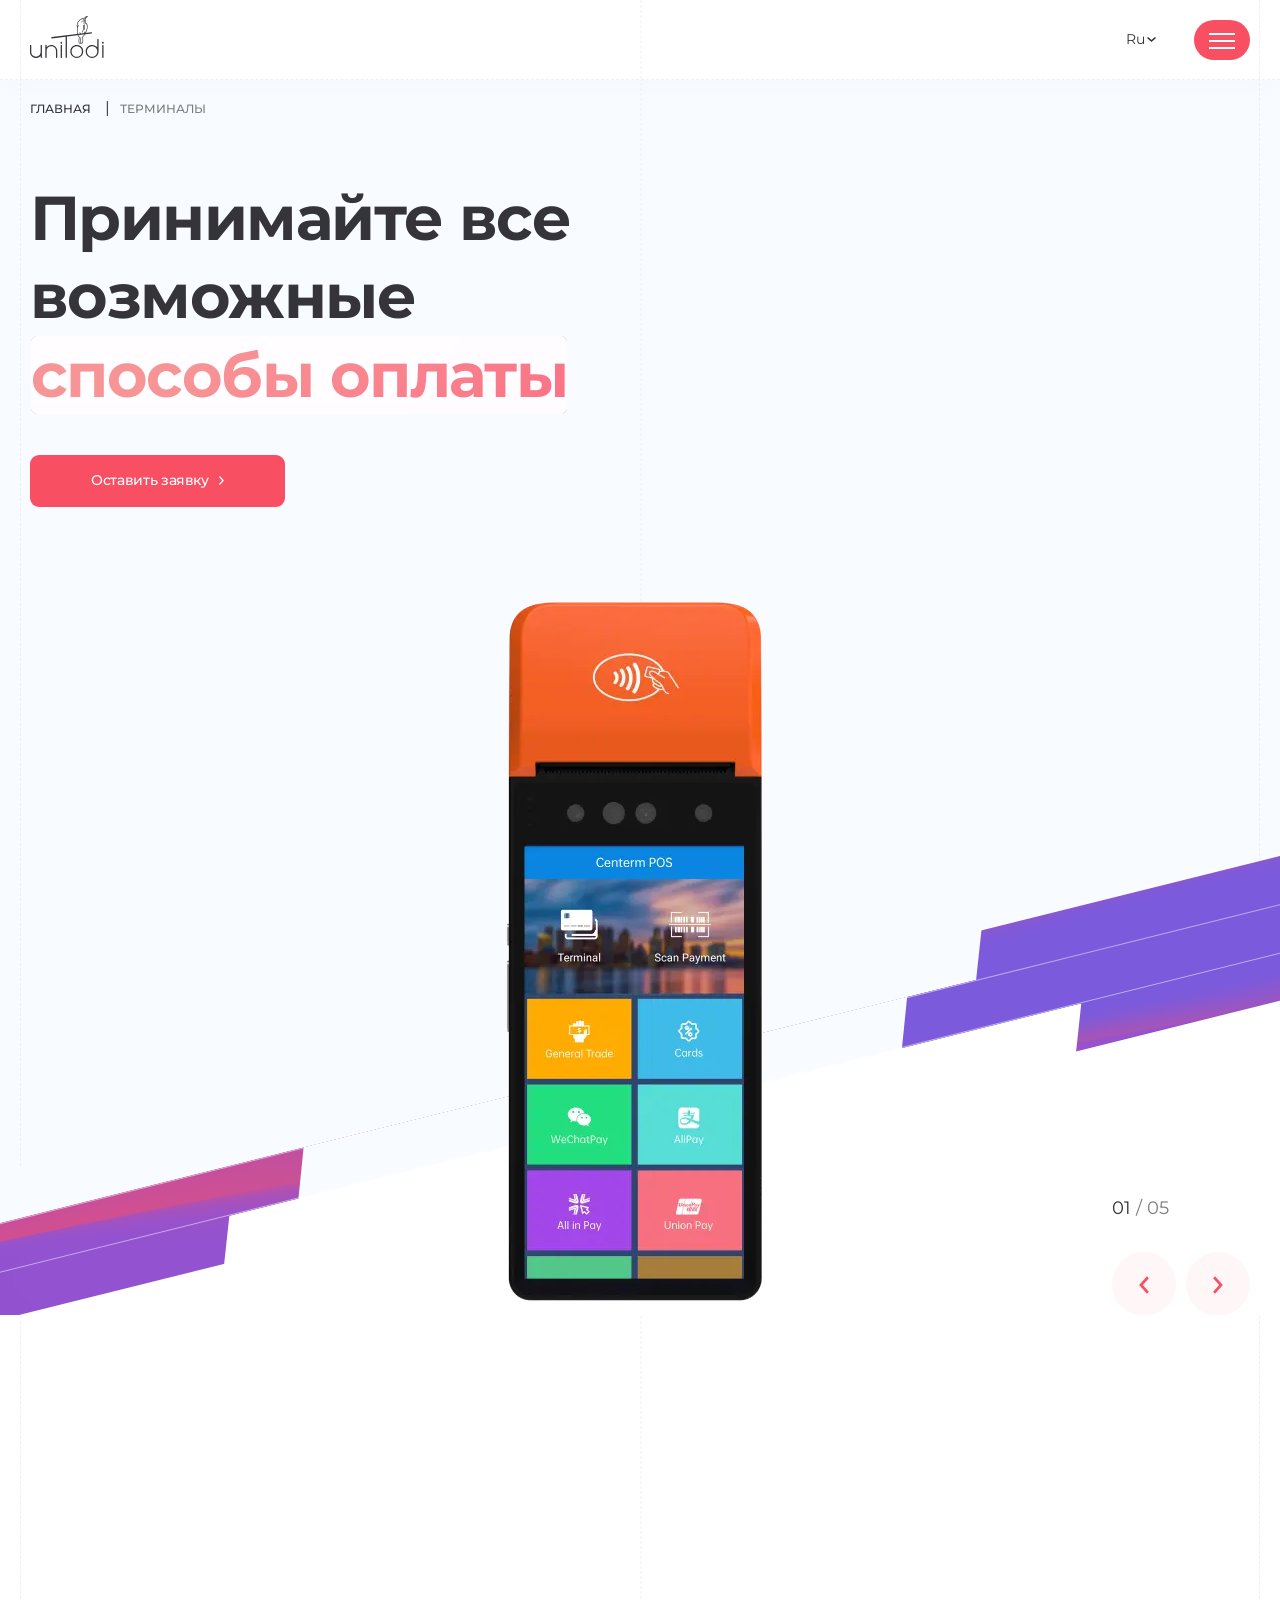
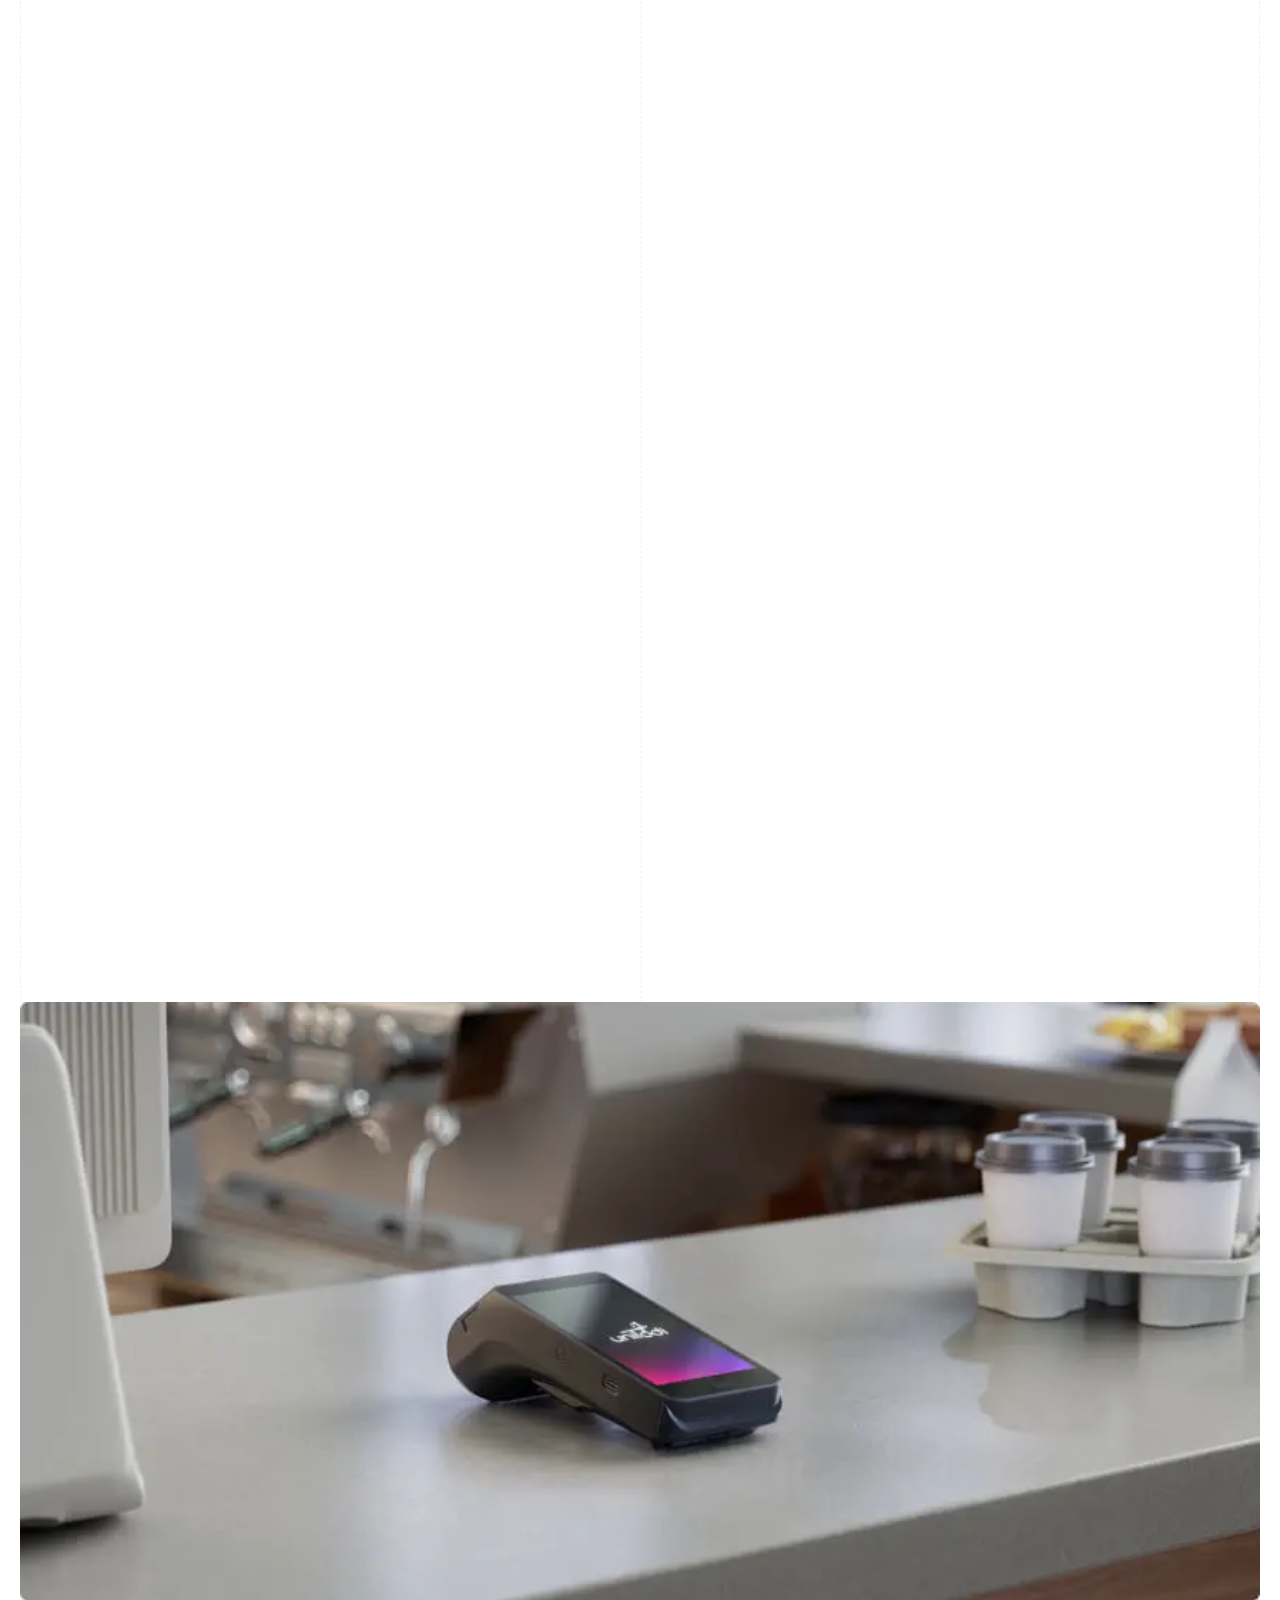
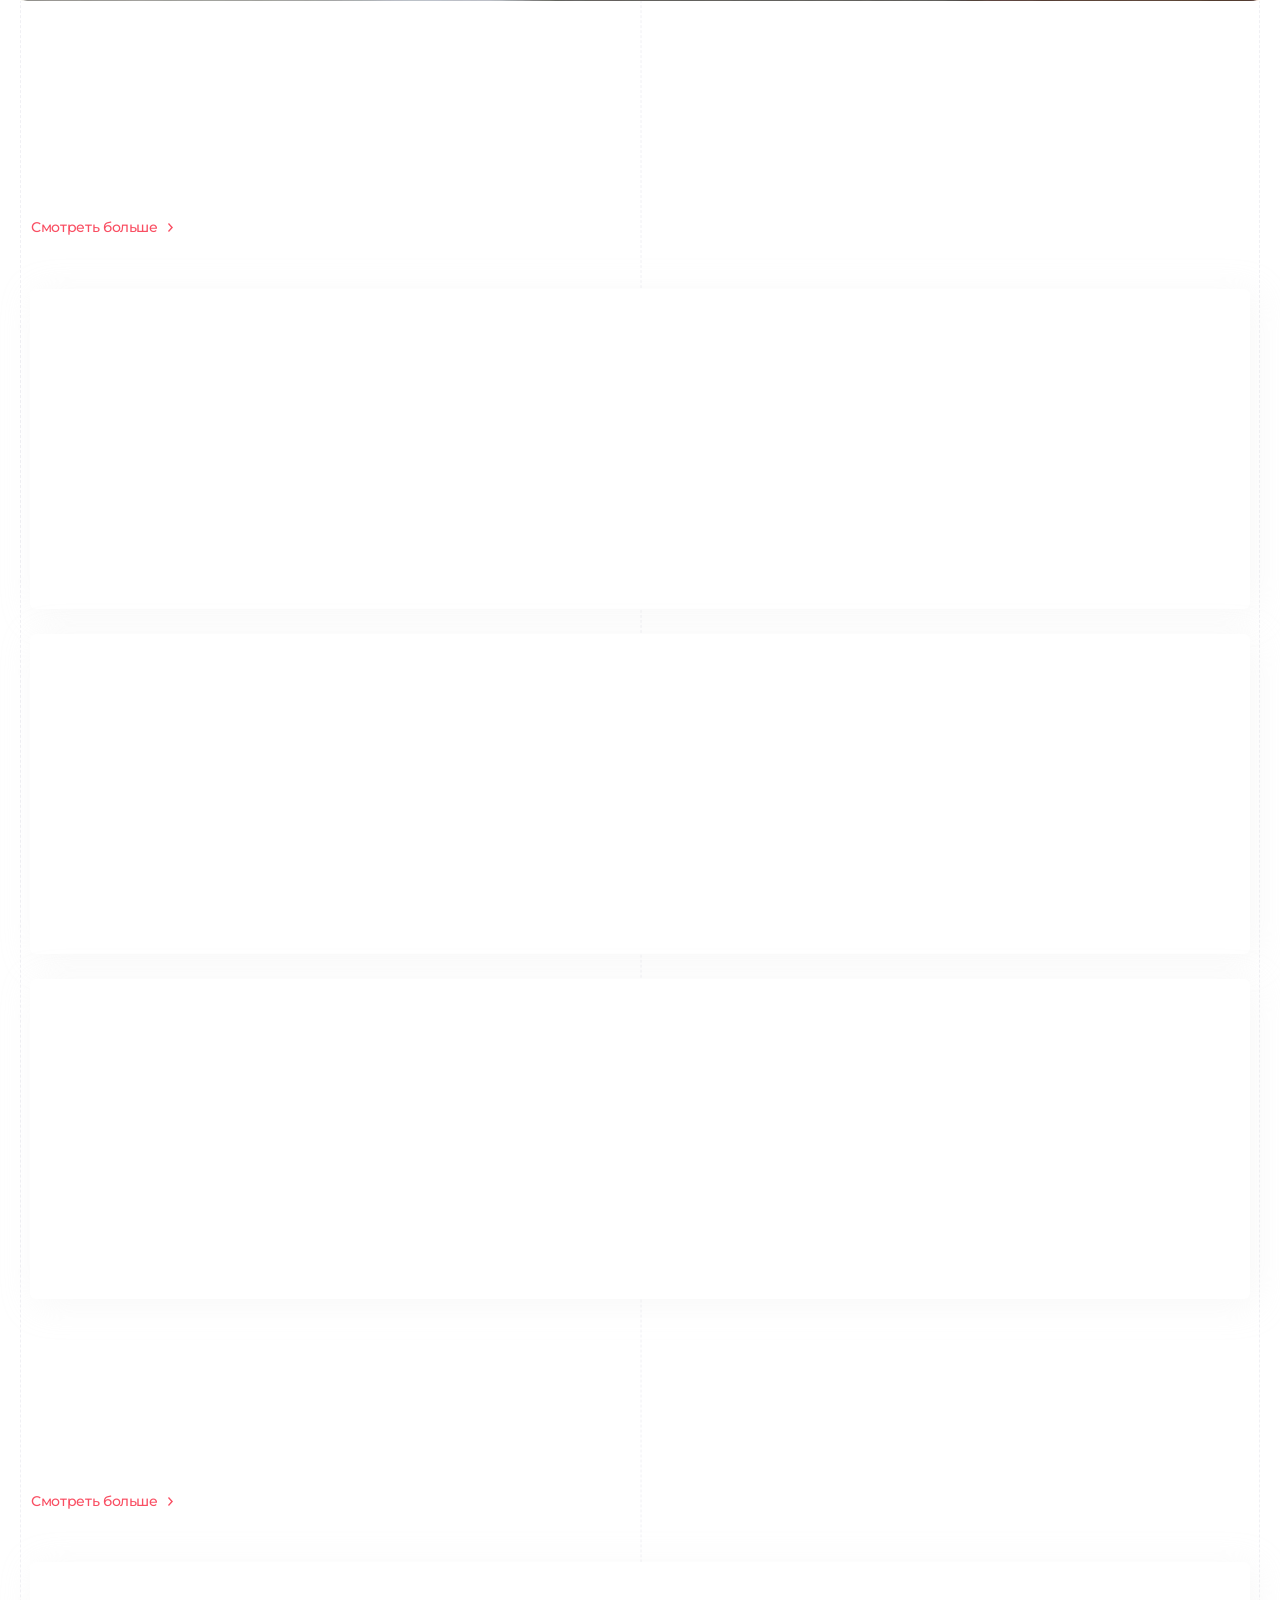
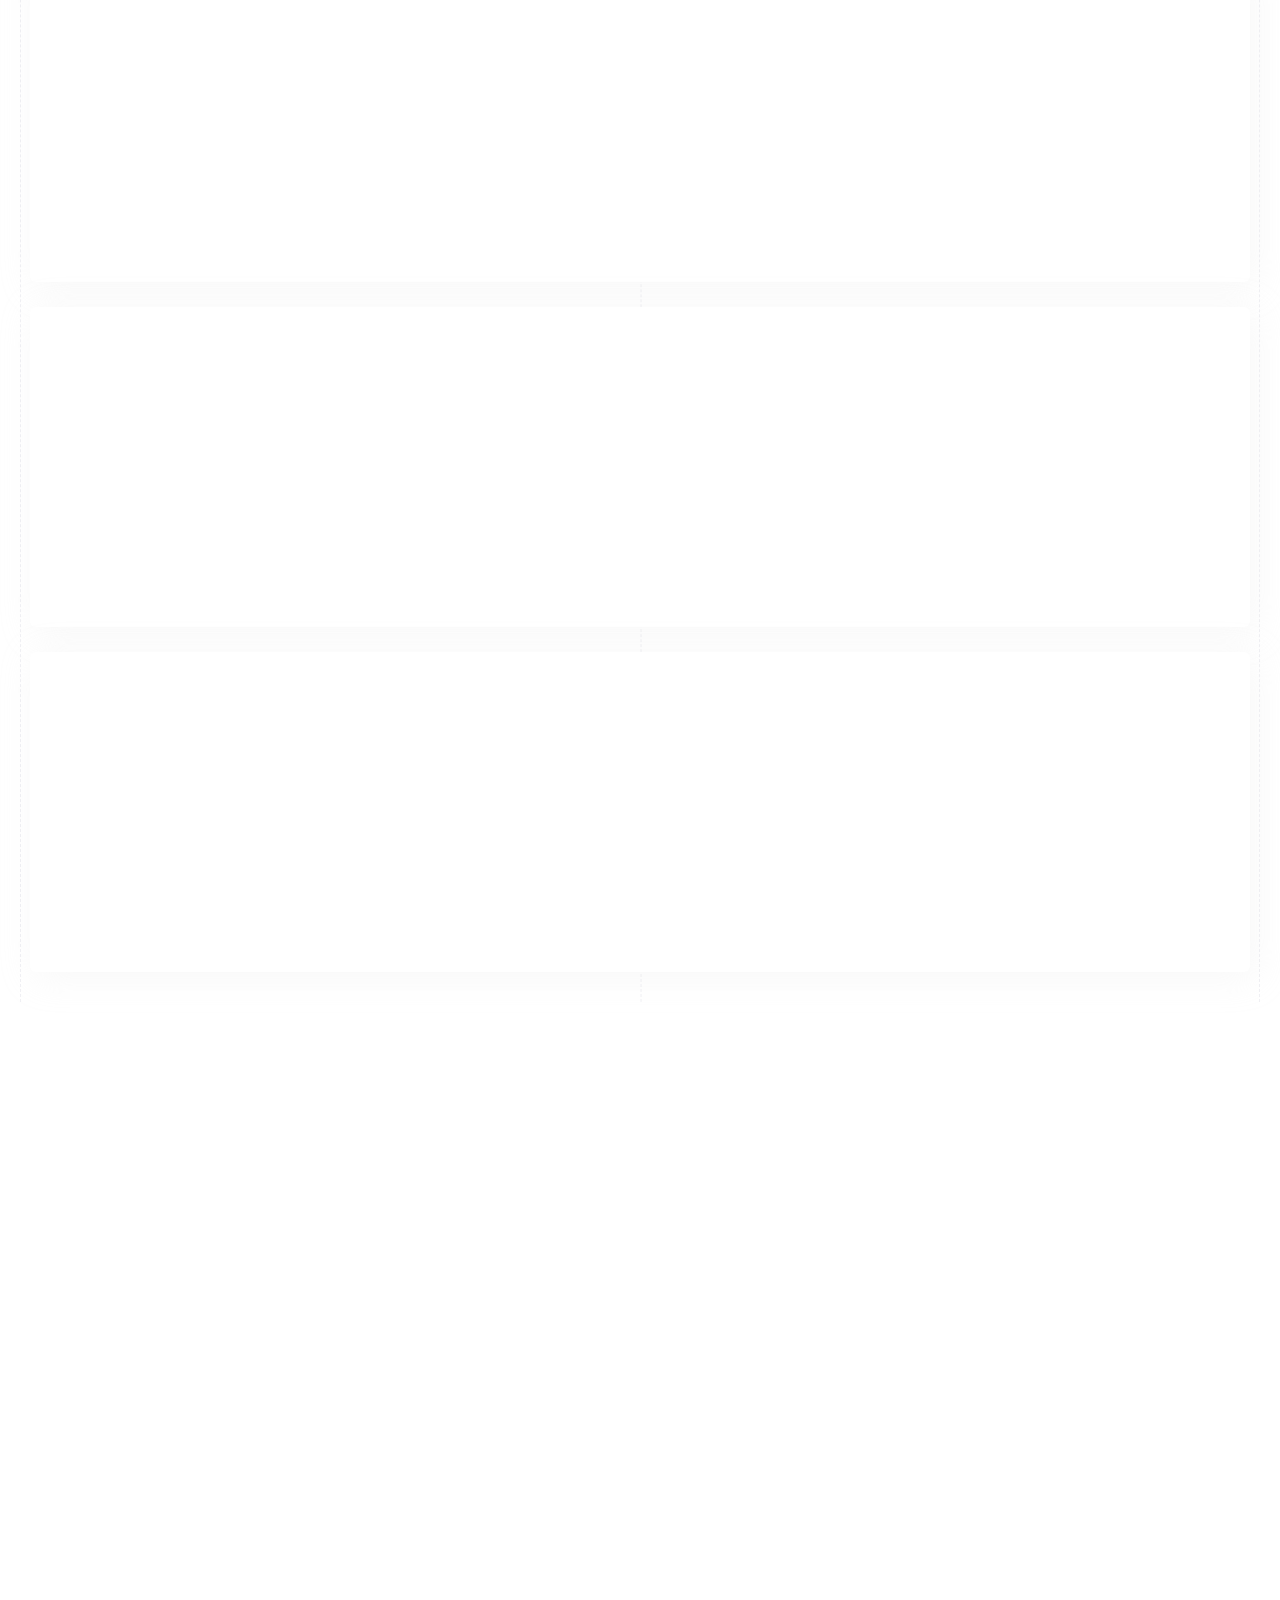
<file: terminals.html>
<!DOCTYPE html>
<html lang="en">
<head>
    <meta charset="UTF-8">
    <meta name="viewport" content="width=device-width, initial-scale=1.0">
    <link rel="shortcut icon" href="img/favicon.ico" type="image/x-icon">
    <link rel="stylesheet" href="css/swiper.min.css">
    <link rel="stylesheet" href="css/reset.css">
    <link rel="stylesheet" href="css/style.css">
    <script>window.console = window.console || function(t) {};</script>
    <title>Unitodi terminals</title>
</head>
<body>
  <div class="overlay"></div>
  <header class="header">
    <div class="header__close"></div>
    <div class="border"><span></span></div>
    <div class="header__progress">
      <div class="header__progress_bar"></div>
    </div>
    <div class="container header__container">
      <div class="header__block">
        <a href="index.html" class="header__logo">
          <svg xmlns="http://www.w3.org/2000/svg" width="74" height="42" viewBox="0 0 74 42" fill="none">
            <path d="M52.2763 16.4081C52.4337 16.5129 52.6481 16.455 52.7297 16.2811C53.4058 14.832 53.7859 13.2119 53.7859 11.5033C53.7859 10.6505 53.6909 9.81968 53.5117 9.02198C53.4738 8.85914 53.3216 8.7515 53.156 8.77636C52.9768 8.80392 52.86 8.98059 52.8979 9.16276C53.0662 9.91628 53.156 10.7001 53.156 11.5033C53.156 13.1152 52.8003 14.6416 52.1621 16.0078C52.0971 16.1514 52.1433 16.3197 52.2736 16.4081H52.2763ZM54.4538 13.7942C54.6304 13.8411 54.8095 13.728 54.8422 13.5458C54.9643 12.8834 55.027 12.2016 55.027 11.5033C55.027 10.5814 54.9155 9.68444 54.7066 8.82603C54.6683 8.66594 54.5135 8.56105 54.3535 8.58866C54.1717 8.61626 54.0549 8.79843 54.0981 8.98059C54.2938 9.78928 54.3971 10.6339 54.3971 11.5061C54.3971 12.163 54.337 12.8061 54.2232 13.4327C54.1931 13.5955 54.2938 13.7556 54.4512 13.797L54.4538 13.7942ZM51.3447 5.5277C51.0975 5.5277 50.8969 5.73193 50.8969 5.98309C50.8969 6.23429 51.0975 6.43852 51.3447 6.43852C51.5919 6.43852 51.7928 6.23429 51.7928 5.98309C51.7928 5.73193 51.5919 5.5277 51.3447 5.5277ZM57.6854 0.523595C57.6366 0.562239 57.5874 0.600879 57.5385 0.642279C56.6126 1.40959 55.8444 2.36459 55.2956 3.45208C55.5589 3.79433 55.7546 4.20836 55.8797 4.68033C56.0397 5.29307 56.0642 5.9748 55.9665 6.6814C56.5938 7.16993 57.0525 7.80753 57.3349 8.5914C58.4889 11.8097 56.181 16.4246 55.4451 17.7633C54.5436 19.4055 53.6774 20.5565 52.8273 21.2383C52.8221 21.2272 53.2075 22.3478 53.2075 24.0287C53.2075 25.1549 53.0692 27.777 51.7928 27.777C51.3992 27.777 51.114 27.5286 50.9074 27.1504C50.655 27.5286 50.3293 27.7852 49.9192 27.7852C49.8895 27.7852 49.8568 27.7852 49.8267 27.7797C48.3332 27.6252 48.5751 24.4317 48.6375 23.7941C48.6728 23.4463 48.8058 22.3119 49.178 21.3983C48.3362 20.7525 47.6898 19.607 47.3423 18.0724C46.9077 16.1514 46.8401 13.7473 47.2691 11.553C47.076 11.2301 46.9321 10.8602 46.8453 10.449C46.5275 8.96402 46.9539 7.12305 47.9884 5.5277C49.2295 3.61216 51.22 2.32595 52.9415 2.32595C53.2375 2.32595 53.5226 2.36459 53.7886 2.43635C54.6251 1.27987 55.8414 0.424231 57.2482 0.0543759C57.3131 0.0378152 57.3785 0.0212545 57.4465 0.00745392C57.7451 -0.0587889 57.9269 0.333147 57.688 0.523595H57.6854ZM56.0018 1.26055C54.4486 2.17691 53.3652 3.83296 53.221 5.7485C53.2075 5.93067 53.0474 6.06866 52.8626 6.04384C52.6943 6.01898 52.5832 5.85888 52.5967 5.68775C52.6699 4.71622 52.9633 3.80813 53.4193 3.01046C53.2646 2.98286 53.1072 2.9663 52.9389 2.9663C51.4209 2.9663 49.6397 4.13658 48.5098 5.88099C47.5677 7.33557 47.1714 8.99438 47.4565 10.3165C47.4726 10.3882 47.4888 10.46 47.5106 10.5318C47.6571 10.0101 47.8336 9.50777 48.0455 9.0358C48.1296 8.8481 48.3685 8.79014 48.5316 8.92538C48.6431 9.01923 48.6728 9.18208 48.6131 9.31457C47.5215 11.7711 47.3397 15.2267 47.9531 17.9344C48.2656 19.3172 48.8088 20.2805 49.4684 20.827L49.6611 20.9705C49.835 21.1003 49.8974 21.3349 49.808 21.5336C49.5582 22.0967 49.3546 22.9275 49.2622 23.8659C49.0882 25.6268 49.3681 27.098 49.8895 27.1532C50.1363 27.178 50.3943 26.8799 50.6145 26.3693C50.4135 25.5661 50.3756 24.6084 50.3756 24.037C50.3756 23.4657 50.4135 22.4223 50.6415 21.5971C50.6903 21.4149 50.8887 21.3155 51.0652 21.3873C51.2173 21.448 51.2906 21.6247 51.247 21.7847C51.0975 22.3506 51.0025 23.151 51.0025 24.037C51.0025 25.7538 51.3556 27.1449 51.7876 27.1449C52.2192 27.1449 52.5723 25.7538 52.5723 24.037C52.5723 22.8585 52.4066 21.8345 52.1621 21.3072C52.0914 21.1555 52.1377 20.9733 52.2706 20.8684L52.5152 20.678C53.3513 19.9741 54.1608 18.7928 54.8937 17.4624C56.5258 14.4953 58.2365 9.66512 55.8253 7.40731C55.8196 7.43492 55.8117 7.45977 55.8061 7.48738C55.7546 7.68333 55.5375 7.78821 55.3527 7.68608C55.2224 7.61433 55.1653 7.45702 55.2036 7.31346C55.4342 6.44127 55.4639 5.5884 55.2712 4.85421C55.2036 4.59201 55.1055 4.35464 54.9861 4.14212C54.5706 5.16886 54.34 6.29225 54.34 7.47081C54.34 7.53152 54.34 7.59226 54.34 7.65297C54.3453 7.84067 54.1931 7.99523 54.0061 7.98141C53.843 7.97038 53.7153 7.82685 53.7127 7.65851C53.7127 7.59501 53.7127 7.5343 53.7127 7.47081C53.7127 5.09712 54.5763 2.92766 56.0018 1.27159V1.26055Z" fill="currentColor"/>
            <path d="M31.317 28.9043C31.1378 28.9043 30.9912 28.965 30.8663 29.092C30.7441 29.2162 30.6816 29.3708 30.6816 29.5502V41.3551C30.6816 41.5372 30.7414 41.6865 30.8663 41.8133C30.9912 41.9404 31.1378 42.0012 31.317 42.0012C31.4962 42.0012 31.6456 41.9404 31.7732 41.8133C31.9008 41.6865 31.9633 41.5372 31.9633 41.3551V29.5502C31.9633 29.368 31.9008 29.219 31.7732 29.092C31.6456 28.965 31.4962 28.9043 31.317 28.9043Z" fill="currentColor"/>
            <path d="M21.2948 28.9041C19.6927 28.9041 18.1693 29.6052 16.7627 30.988C16.7464 31.0046 16.7247 31.0129 16.7003 31.0129C16.6894 31.0129 16.6758 31.0129 16.665 31.0046C16.6324 30.9908 16.6107 30.9577 16.6107 30.9218V29.5473C16.6107 29.3678 16.5482 29.2133 16.426 29.0891C16.3011 28.9621 16.1545 28.9014 15.9753 28.9014C15.7961 28.9014 15.6494 28.9621 15.5245 29.0891C15.4023 29.2133 15.3398 29.3678 15.3398 29.5473V41.3523C15.3398 41.5344 15.3996 41.6833 15.5245 41.8105C15.6494 41.9373 15.7961 41.998 15.9753 41.998C16.1545 41.998 16.3011 41.9373 16.426 41.8105C16.5509 41.6833 16.6107 41.5344 16.6107 41.3523V34.9653C16.6107 33.6515 17.0696 32.5199 17.9765 31.6063C18.8998 30.6679 20.0131 30.1931 21.292 30.1931C22.571 30.1931 23.6816 30.6679 24.594 31.6063C25.5091 32.5116 25.9734 33.6432 25.9734 34.9653V41.3523C25.9734 41.5344 26.0331 41.6833 26.1581 41.8105C26.283 41.9373 26.4296 41.998 26.6088 41.998C26.7881 41.998 26.9374 41.9373 27.065 41.8105C27.1927 41.6833 27.2551 41.5344 27.2551 41.3523V34.9653C27.2551 33.2982 26.6631 31.8574 25.4955 30.6789C24.3523 29.5003 22.9376 28.9041 21.292 28.9041H21.2948Z" fill="currentColor"/>
            <path d="M11.2717 28.9043C11.0925 28.9043 10.9458 28.965 10.8209 29.092C10.6987 29.2162 10.6363 29.3708 10.6363 29.5502V35.9371C10.6363 37.2509 10.172 38.3853 9.25684 39.307C8.34175 40.2372 7.23115 40.7095 5.95219 40.7095C4.67323 40.7095 3.57349 40.2372 2.63667 39.307C1.72972 38.3853 1.27081 37.2509 1.27081 35.9371V29.5502C1.27081 29.3708 1.20836 29.2162 1.08617 29.092C0.961256 28.965 0.814624 28.9043 0.635408 28.9043C0.456189 28.9043 0.309557 28.965 0.184648 29.092C0.0624545 29.2162 0 29.3708 0 29.5502V35.9371C0 37.6125 0.583815 39.0562 1.73515 40.2345C2.90821 41.4048 4.32836 41.9985 5.95219 41.9985C7.57602 41.9985 9.07762 41.2971 10.4842 39.9145C10.5005 39.8977 10.5222 39.8897 10.5467 39.8897C10.5575 39.8897 10.5711 39.8897 10.582 39.8977C10.6146 39.9115 10.6363 39.9447 10.6363 39.9806V41.3551C10.6363 41.5372 10.696 41.6865 10.8209 41.8133C10.9458 41.9404 11.0925 42.0012 11.2717 42.0012C11.4509 42.0012 11.6002 41.9404 11.7279 41.8133C11.8555 41.6865 11.9179 41.5372 11.9179 41.3551V29.5502C11.9179 29.3708 11.8555 29.2162 11.7279 29.092C11.603 28.9678 11.4482 28.9043 11.2717 28.9043Z" fill="currentColor"/>
            <path d="M51.3239 30.8206C50.0719 29.5482 48.5405 28.9023 46.7701 28.9023C44.9997 28.9023 43.4683 29.5482 42.2163 30.8206C40.9647 32.093 40.3291 33.6498 40.3291 35.4493C40.3291 37.2489 40.9647 38.8057 42.2163 40.0779C43.4683 41.3505 44.9997 41.9965 46.7701 41.9965C48.5405 41.9965 50.0719 41.3505 51.3239 40.0779C52.5755 38.8057 53.2111 37.2489 53.2111 35.4493C53.2111 33.6498 52.5755 32.093 51.3239 30.8206ZM50.4224 39.1646C49.4149 40.1886 48.1847 40.7075 46.7675 40.7075C45.3498 40.7075 44.12 40.1886 43.1126 39.1646C42.1051 38.1405 41.5946 36.8901 41.5946 35.4493C41.5946 34.0085 42.1051 32.7582 43.1126 31.7343C44.12 30.7102 45.3498 30.1913 46.7675 30.1913C48.1847 30.1913 49.4123 30.7102 50.4224 31.7343C51.4216 32.75 51.9294 34.0003 51.9294 35.4493C51.9294 36.8984 51.4216 38.146 50.4224 39.1646Z" fill="currentColor"/>
            <path d="M62.1315 16.6983C62.0909 16.3726 61.8193 16.127 61.4963 16.127C61.4692 16.127 61.4448 16.127 61.4174 16.1325L21.8539 21.1035C21.6855 21.1255 21.5335 21.2111 21.4276 21.3491C21.3217 21.4871 21.2755 21.6555 21.2972 21.8294C21.338 22.1551 21.6095 22.4007 21.9327 22.4007C21.9598 22.4007 21.9842 22.4007 22.0114 22.3952L35.526 20.7005C35.526 20.7005 35.5342 20.7005 35.5369 20.7005C35.5586 20.7005 35.5803 20.7087 35.5966 20.7226C35.6156 20.7391 35.6265 20.7639 35.6265 20.7916V41.3488C35.6265 41.7077 35.9143 42.0002 36.2673 42.0002C36.6203 42.0002 36.9082 41.7077 36.9082 41.3488V20.6066C36.9082 20.5625 36.9408 20.5238 36.9869 20.5183L61.5804 17.4242C61.9305 17.38 62.1807 17.0544 62.1371 16.6983H62.1315Z" fill="currentColor"/>
            <path d="M72.8758 28.9043C72.6966 28.9043 72.5501 28.965 72.425 29.092C72.303 29.2162 72.2402 29.3708 72.2402 29.5502V41.3551C72.2402 41.5372 72.3003 41.6865 72.425 41.8133C72.5501 41.9404 72.6966 42.0012 72.8758 42.0012C73.055 42.0012 73.2045 41.9404 73.3318 41.8133C73.4595 41.6865 73.5219 41.5372 73.5219 41.3551V29.5502C73.5219 29.368 73.4595 29.219 73.3318 29.092C73.2045 28.965 73.055 28.9043 72.8758 28.9043Z" fill="currentColor"/>
            <path d="M55.3508 17.5885C55.1769 17.5885 55.0356 17.4449 55.0356 17.2683C55.0356 16.8046 54.6638 16.4265 54.2074 16.4265C54.0338 16.4265 53.8926 16.283 53.8926 16.1063C53.8926 15.9297 54.0338 15.7861 54.2074 15.7861C55.0086 15.7861 55.6629 16.4486 55.6629 17.2655C55.6629 17.4422 55.5217 17.5857 55.3478 17.5857L55.3508 17.5885Z" fill="currentColor"/>
            <path d="M51.0145 17.8642C51.0145 17.05 50.3628 16.3848 49.5589 16.3848C49.3854 16.3848 49.2441 16.5283 49.2441 16.705C49.2441 16.8816 49.3854 17.0251 49.5589 17.0251C50.0153 17.0251 50.3872 17.4033 50.3872 17.8669C50.3872 18.0436 50.5284 18.1871 50.7024 18.1871C50.8759 18.1871 51.0171 18.0436 51.0171 17.8669L51.0145 17.8642Z" fill="currentColor"/>
            <path d="M31.3165 25.8613C31.0775 25.8613 30.8684 25.9497 30.6973 26.1263C30.5263 26.303 30.4366 26.5127 30.4366 26.7556C30.4366 26.9985 30.5208 27.2166 30.6946 27.3904C30.8657 27.5616 31.0748 27.6499 31.3138 27.6499C31.5527 27.6499 31.7699 27.5643 31.9383 27.3904C32.1066 27.2193 32.1935 27.0068 32.1935 26.7556C32.1935 26.5045 32.1066 26.3002 31.9383 26.1263C31.7699 25.9524 31.5608 25.8641 31.3138 25.8641L31.3165 25.8613Z" fill="currentColor"/>
            <path d="M72.8757 27.6471C73.1229 27.6471 73.3321 27.5616 73.5004 27.3877C73.6687 27.2166 73.7554 27.004 73.7554 26.7529C73.7554 26.5017 73.6687 26.2974 73.5004 26.1236C73.3321 25.9497 73.1229 25.8613 72.8757 25.8613C72.6285 25.8613 72.4276 25.9497 72.2567 26.1263C72.0857 26.303 71.996 26.5127 71.996 26.7556C71.996 26.9985 72.0801 27.2166 72.254 27.3904C72.4249 27.5616 72.6342 27.6499 72.8731 27.6499L72.8757 27.6471Z" fill="currentColor"/>
            <path d="M67.9333 22.8369C67.5802 22.8369 67.2924 23.1295 67.2924 23.4883V31.2194C67.2924 31.2552 67.2706 31.2884 67.238 31.3022C67.2271 31.3077 67.2165 31.3105 67.2027 31.3105C67.1782 31.3105 67.1564 31.3022 67.1403 31.2828L66.7248 30.8606C65.5273 29.6434 63.9143 28.9257 62.2229 28.9036C60.4142 28.8816 58.85 29.5274 57.5766 30.8192C56.325 32.0916 55.6895 33.6483 55.6895 35.4479C55.6895 37.2475 56.325 38.8043 57.5766 40.0765C58.8286 41.3491 60.3601 41.9948 62.1305 41.9948C63.9008 41.9948 65.4732 41.3075 66.6843 40.0792C67.9359 38.807 68.5715 37.2502 68.5715 35.4506V23.4883C68.5715 23.1295 68.2834 22.8369 67.9306 22.8369H67.9333ZM65.7854 39.1628C64.7779 40.1869 63.5477 40.7058 62.1305 40.7058C60.7128 40.7058 59.483 40.1869 58.4755 39.1628C57.4681 38.139 56.9576 36.8887 56.9576 35.4479C56.9576 34.0071 57.4681 32.7567 58.4755 31.7327C59.483 30.7087 60.7128 30.1899 62.1305 30.1899C63.5477 30.1899 64.7753 30.7087 65.7854 31.7327C66.7846 32.7485 67.2924 33.9988 67.2924 35.4479C67.2924 36.8969 66.7846 38.1445 65.7854 39.1628Z" fill="currentColor"/>
          </svg>
        </a>
        <div class="header__navigation">
          <button class="header__navigation_close body_small">
            <span>Закрыть</span>
            <svg xmlns="http://www.w3.org/2000/svg" width="24" height="24" viewBox="0 0 24 24" fill="none">
              <path d="M20.0304 5.02934L18.9697 3.96875L12.0001 10.9384L5.03041 3.96875L3.96973 5.02934L10.9394 11.999L3.96973 18.9688L5.03041 20.0293L12.0001 13.0597L18.9697 20.0293L20.0304 18.9688L13.0607 11.999L20.0304 5.02934Z" fill="currentColor"/>
            </svg>
          </button>
          <div class="header__navigation_scroll">
            <nav class="header__nav">
              <ul class="header__nav_list">
                <li class="header__nav_item">
                  <a href="aboutus.html" class="header__nav_link body_small"><span>О нас</span></a>
                </li>
                <li class="header__nav_item">
                  <a href="terminals.html" class="header__nav_link body_small">
                    <span>Терминалы</span>
                    <div class="header__nav_link_svg">
                      <svg xmlns="http://www.w3.org/2000/svg" width="15" height="16" viewBox="0 0 15 16" fill="none">
                        <path d="M4.33496 13.2469L8.4551 8.66736L4.33496 4.07783L5.60339 2.66797L11.0009 8.66736L5.60339 14.6667L4.33496 13.2469Z" fill="currentColor"/>
                      </svg>
                    </div>
                  </a>
                </li>
                <li class="header__nav_item">
                  <a href="software.html" class="header__nav_link body_small">
                    <span>Программное обеспечение</span>
                    <div class="header__nav_link_svg">
                      <svg xmlns="http://www.w3.org/2000/svg" width="15" height="16" viewBox="0 0 15 16" fill="none">
                        <path d="M4.33496 13.2469L8.4551 8.66736L4.33496 4.07783L5.60339 2.66797L11.0009 8.66736L5.60339 14.6667L4.33496 13.2469Z" fill="currentColor"/>
                      </svg>
                    </div>
                  </a>
                </li>
                <li class="header__nav_item">
                  <a href="vacancies.html" class="header__nav_link body_small"><span>Вакансии</span></a>
                </li>
                <li class="header__nav_item">
                  <a href="contacts.html" class="header__nav_link body_small"><span>Контакты</span></a>
                </li>
              </ul>
            </nav>
            <div class="header__navigation_social">
              <a href="tel://8800" class="btn btn__secondary header__navigation__btn">
                <span>Связаться</span>
                <span class="btn__arrow">
                  <svg xmlns="http://www.w3.org/2000/svg" width="5" height="9" viewBox="0 0 5 9" fill="none">
                    <path d="M0 7.935L3.09042 4.5L0 1.0575L0.951417 0L5 4.5L0.951417 9L0 7.935Z" fill="currentColor"/>
                  </svg>
                </span>
              </a>
              <div class="header__socials">
                <a href="#" class="header__social">
                  <img src="img/icon/tg.svg" alt="">
                </a>
                <a href="#" class="header__social">
                  <img src="img/icon/yt.svg" alt="">
                </a>
                <a href="#" class="header__social">
                  <img src="img/icon/vk.svg" alt="">
                </a>
              </div>
            </div>
          </div>
          <div class="header__popups">
            <div class="header__popup popup"></div>
            <div class="header__popup popup">
              <div class="container header__popup_container">
                <div class="border"><span></span></div>
                <div class="header__nav_flex">
                  <div class="header__nav_left">
                    <button class="header__nav_left_close body_small">
                      <svg xmlns="http://www.w3.org/2000/svg" width="24" height="24" viewBox="0 0 24 24" fill="none">
                        <path d="M10.742 6L4 12.5L10.742 19L11.8751 17.9075L7.06758 13.2725H21V11.7274H7.06773L11.8751 7.09254L10.742 6Z" fill="currentColor"/>
                      </svg>
                      <span>Назад</span>
                    </button>
                    <div class="header__nav_scroll">
                      <div class="header__subnav">
                        <a href="#" class="header__sublink body_caption">
                          <span>Мобильные терминалы</span>
                          <div class="header__sublink_svg">
                            <svg xmlns="http://www.w3.org/2000/svg" width="15" height="16" viewBox="0 0 15 16" fill="none">
                              <path d="M4 13.2469L8.12014 8.66736L4 4.07783L5.26843 2.66797L10.666 8.66736L5.26843 14.6667L4 13.2469Z" fill="currentColor"/>
                            </svg>
                          </div>
                        </a>
                      </div>
                      <div class="header__subnav">
                        <a href="#" class="header__sublink body_caption">
                          <span>Кассовые аппараты</span>
                          <div class="header__sublink_svg">
                            <svg xmlns="http://www.w3.org/2000/svg" width="15" height="16" viewBox="0 0 15 16" fill="none">
                              <path d="M4 13.2469L8.12014 8.66736L4 4.07783L5.26843 2.66797L10.666 8.66736L5.26843 14.6667L4 13.2469Z" fill="currentColor"/>
                            </svg>
                          </div>
                        </a>
                      </div>
                      <div class="header__subnav">
                        <a href="#" class="header__sublink body_caption">
                          <span>Стационарные решения</span>
                          <div class="header__sublink_svg">
                            <svg xmlns="http://www.w3.org/2000/svg" width="15" height="16" viewBox="0 0 15 16" fill="none">
                              <path d="M4 13.2469L8.12014 8.66736L4 4.07783L5.26843 2.66797L10.666 8.66736L5.26843 14.6667L4 13.2469Z" fill="currentColor"/>
                            </svg>
                          </div>
                        </a>
                      </div>
                      <div class="header__subnav">
                        <a href="#" class="header__sublink body_caption">
                          <span>Интеллектуальный Пин-Пад</span>
                          <div class="header__sublink_svg">
                            <svg xmlns="http://www.w3.org/2000/svg" width="15" height="16" viewBox="0 0 15 16" fill="none">
                              <path d="M4 13.2469L8.12014 8.66736L4 4.07783L5.26843 2.66797L10.666 8.66736L5.26843 14.6667L4 13.2469Z" fill="currentColor"/>
                            </svg>
                          </div>
                        </a>
                      </div>
                    </div>
                  </div>
                  <div class="header__nav_right">
                    <button class="header__nav_right_close body_small">
                      <svg xmlns="http://www.w3.org/2000/svg" width="24" height="24" viewBox="0 0 24 24" fill="none">
                        <path d="M10.742 6L4 12.5L10.742 19L11.8751 17.9075L7.06758 13.2725H21V11.7274H7.06773L11.8751 7.09254L10.742 6Z" fill="currentColor"/>
                      </svg>
                      <span>Назад</span>
                    </button>
                    <div class="header__nav_scroll">
                      <div class="header__nav_scroll_flex">
                        <div class="header__subsubnav">
                          <a href="terminalCard.html" class="header__subsublink body_caption">
                            <span>Биометрический терминал P8 BIO</span>
                          </a>
                          <a href="#" class="header__subsublink body_caption">
                            <span>Мобильный/стационарный терминал MF 960</span>
                          </a>
                          <a href="#" class="header__subsublink body_caption">
                            <span>Мобильный терминал K9</span>
                          </a>
                          <a href="#" class="header__subsublink body_caption">
                            <span>Мобильный терминал K10</span>
                          </a>
                          <a href="#" class="header__subsublink body_caption">
                            <span>Биометрический терминал P8 BIO</span>
                          </a>
                          <a href="#" class="header__subsublink body_caption">
                            <span>Биометрический терминал P8 BIO</span>
                          </a>
                          <a href="#" class="header__subsublink body_caption">
                            <span>Биометрический терминал P8 BIO</span>
                          </a>
                          <a href="#" class="header__subsublink body_caption">
                            <span>Биометрический терминал P8 BIO</span>
                          </a>
                          <a href="#" class="header__subsublink body_caption">
                            <span>Биометрический терминал P8 BIO</span>
                          </a>
                          <a href="#" class="header__subsublink body_caption">
                            <span>Биометрический терминал P8 BIO</span>
                          </a>
                        </div>
                        <div class="header__subsubnav">
                          <a href="#" class="header__subsublink body_caption">
                            <span>Биометрический терминал P8 BIO</span>
                          </a>
                        </div>
                        <div class="header__subsubnav">
                          <a href="#" class="header__subsublink body_caption">
                            <span>Биометрический терминал P8 BIO</span>
                          </a>
                        </div>
                        <div class="header__subsubnav">
                          <a href="#" class="header__subsublink body_caption">
                            <span>Биометрический терминал P8 BIO</span>
                          </a>
                        </div>
                      </div>
                    </div>
                  </div>
                </div>
              </div>
              <div class="header__popup_close"></div>
            </div>
            <div class="header__popup popup">
              <div class="container header__popup_container">
                <div class="border"><span></span></div>
                <div class="header__nav_flex">
                  <div class="header__nav_left">
                    <button class="header__nav_left_close body_small">
                      <svg xmlns="http://www.w3.org/2000/svg" width="24" height="24" viewBox="0 0 24 24" fill="none">
                        <path d="M10.742 6L4 12.5L10.742 19L11.8751 17.9075L7.06758 13.2725H21V11.7274H7.06773L11.8751 7.09254L10.742 6Z" fill="currentColor"/>
                      </svg>
                      <span>Назад</span>
                    </button>
                    <div class="header__nav_scroll">
                      <div class="header__subnav">
                        <a href="software.html" class="header__sublink body_caption">
                          <span>Программное обеспечение</span>
                          <div class="header__sublink_svg">
                            <svg xmlns="http://www.w3.org/2000/svg" width="15" height="16" viewBox="0 0 15 16" fill="none">
                              <path d="M4 13.2469L8.12014 8.66736L4 4.07783L5.26843 2.66797L10.666 8.66736L5.26843 14.6667L4 13.2469Z" fill="currentColor"/>
                            </svg>
                          </div>
                        </a>
                      </div>
                    </div>
                  </div>
                  <div class="header__nav_right">
                    <button class="header__nav_right_close body_small">
                      <svg xmlns="http://www.w3.org/2000/svg" width="24" height="24" viewBox="0 0 24 24" fill="none">
                        <path d="M10.742 6L4 12.5L10.742 19L11.8751 17.9075L7.06758 13.2725H21V11.7274H7.06773L11.8751 7.09254L10.742 6Z" fill="currentColor"/>
                      </svg>
                      <span>Назад</span>
                    </button>
                    <div class="header__nav_scroll">
                      <div class="header__nav_scroll_flex">
                        <div class="header__subsubnav">
                          <a href="softwareCard.html" class="header__subsublink body_caption">
                            <span>Unitodi pay app</span>
                          </a>
                          <a href="#" class="header__subsublink body_caption">
                            <span>Unitodi Soft POS</span>
                          </a>
                          <a href="#" class="header__subsublink body_caption">
                            <span>Unitodi СБП virtual POS</span>
                          </a>
                          <a href="#" class="header__subsublink body_caption">
                            <span>Unitodi PSP</span>
                          </a>
                          <a href="#" class="header__subsublink body_caption">
                            <span>Unitodi TMS</span>
                          </a>
                          <a href="#" class="header__subsublink body_caption">
                            <span>Unitodi RKL</span>
                          </a>
                        </div>
                      </div>
                    </div>
                  </div>
                </div>
              </div>
              <div class="header__popup_close"></div>
            </div>
            <div class="header__popup popup"></div>
            <div class="header__popup popup"></div>
          </div>
        </div>
        <div class="header__btn_wrapper">
          <div class="header__language">
            <a>
              <span id="language" class="body_small">Ru</span>
              <svg xmlns="http://www.w3.org/2000/svg" width="5" height="9" viewBox="0 0 5 9" fill="none">
                <path d="M0 7.935L3.09042 4.5L0 1.0575L0.951417 0L5 4.5L0.951417 9L0 7.935Z" fill="currentColor"/>
              </svg>
            </a>
          </div>
          <div class="header__language_wrapper">
            <span class="body_small" id="RU">Русский</span>
            <span class="body_small" id="EN">English</span>
          </div>
          <a href="" class="btn btn__secondary header__btn">
            <span>Связаться</span>
            <span class="btn__arrow">
              <svg xmlns="http://www.w3.org/2000/svg" width="5" height="9" viewBox="0 0 5 9" fill="none">
                <path d="M0 7.935L3.09042 4.5L0 1.0575L0.951417 0L5 4.5L0.951417 9L0 7.935Z" fill="currentColor"/>
              </svg>
            </span>
          </a>
          <button class="header__burger" aria-label="Открыть меню">
            <div class="header__burger_flex">
              <span></span>
              <span></span>
              <span></span>
            </div>
          </button>
        </div>
      </div>
    </div>
  </header>
  <main class="main" data-scroll-container>
    <div class="border"><span></span></div>
    <section class="top" data-scroll-section id="top"><div class="border"><span></span></div></section> 
    <section class="hero hero__terminal" data-scroll-section>
      <div class="hero__back">
        <span class="hero__back_line"></span>
        <span class="hero__back_line"></span>
        <span class="hero__back_line"></span>
        <canvas class="hero__gradient_one" data-transition-in></canvas>
        <div class="border"><span></span></div>
      </div>
      <div class="container hero__container">
        <ul class="breadcrumbs__list">
          <li class="breadcrumbs__item animate_top">
            <a href="index.html" class="body_caption breadcrumbs__link">Главная</a>
          </li>
          <li class="breadcrumbs__item animate_top">
            <a href="terminals.html" class="body_caption breadcrumbs__link">Терминалы</a>
          </li>
        </ul>
        <div class="hero__block">
          <div class="hero__flex">
            <div class="hero__info">
              <p class="hero__head animate_right">Принимайте все возможные <span class="text_color">способы оплаты</span></p>
              <div class="hero__button animate_left">
                <a href="#" class="btn btn__primary hero__btn">
                  <span>Оставить заявку</span>
                  <span class="btn__arrow">
                    <svg xmlns="http://www.w3.org/2000/svg" width="5" height="9" viewBox="0 0 5 9" fill="none">
                      <path d="M0 7.935L3.09042 4.5L0 1.0575L0.951417 0L5 4.5L0.951417 9L0 7.935Z" fill="currentColor"/>
                    </svg>
                  </span>
                </a>
              </div>
            </div>
            <div class="hero__image hero__image_circles">
              <div class="hero__circles hero__circles_js">
                <button class="hero__circles_mouse hero__circles_mouse_js active">
                  <span class="hero__circle hero__circle_js">P8 Bio</span>
                </button>
                <button class="hero__circles_mouse hero__circles_mouse_js">
                  <span class="hero__circle hero__circle_js">K 10</span>
                </button>
                <button class="hero__circles_mouse hero__circles_mouse_js">
                  <span class="hero__circle hero__circle_js">MF 960</span>
                </button>
                <button class="hero__circles_mouse hero__circles_mouse_js">
                  <span class="hero__circle hero__circle_js">R 90</span>
                </button>
                <button class="hero__circles_mouse hero__circles_mouse_js">
                  <span class="hero__circle hero__circle_js">V 73</span>
                </button>
              </div>
              <div class="hero__image_slider">
                <div class="hero__image_swiper swiper">
                  <div class="hero__image_wrapper swiper-wrapper">
                    <div class="hero__image_flex swiper-slide">
                      <img src="img/hero/hero_terminals.webp" alt="">
                    </div>
                    <div class="hero__image_flex swiper-slide">
                      <img src="img/hero/hero_terminals.webp" alt="">
                    </div>
                    <div class="hero__image_flex swiper-slide">
                      <img src="img/hero/hero_terminals.webp" alt="">
                    </div>
                    <div class="hero__image_flex swiper-slide">
                      <img src="img/hero/hero_terminals.webp" alt="">
                    </div>
                    <div class="hero__image_flex swiper-slide">
                      <img src="img/hero/hero_terminals.webp" alt="">
                    </div>
                  </div>
                </div>
              </div>
            </div>
          </div>
          <div class="hero__navigation">
            <div class="hero__counter body_one">
              <span class="hero__count">01</span>/<span class="hero__total"></span>
            </div>
            <div class="hero__pagination swiper-pagination"></div>
            <div class="hero__navigation_flex">
              <div class="swiper-button-prev hero__prev">
                <svg xmlns="http://www.w3.org/2000/svg" width="32" height="32" viewBox="0 0 32 32" fill="none">
                  <path d="M20.8477 23.6313L14.8542 16.9695L20.8477 10.2931L19.0026 8.24219L11.1508 16.9695L19.0026 25.6967L20.8477 23.6313Z" fill="currentColor"/>
                </svg>
              </div>
              <div class="swiper-button-next hero__next">
                <svg xmlns="http://www.w3.org/2000/svg" width="32" height="32" viewBox="0 0 32 32" fill="none">
                  <path d="M11.1523 23.6313L17.1458 16.9695L11.1523 10.2931L12.9974 8.24219L20.8492 16.9695L12.9974 25.6967L11.1523 23.6313Z" fill="currentColor"/>
                </svg>
              </div>
            </div>
          </div>
        </div>
      </div>
    </section>
    <section class="terminals" data-scroll-section>
      <div class="container terminals__container">
        <div class="border"><span></span></div>
        <div class="terminals__block">
          <div class="terminals__top">
            <div class="terminals__pulse_flex">
              <div class="terminals__pulse animate_image">
                <svg class="terminals__circles" height="506" width="506">
                  <circle class="terminals__circle" cx="250" cy="250" r="100" fill="none" />
                  <circle class="terminals__circle" cx="250" cy="250" r="100" fill="none" />
                  <circle class="terminals__circle" cx="250" cy="250" r="100" fill="none" />
                  <circle class="terminals__circle" cx="250" cy="250" r="100" fill="none" />
                </svg>
                <svg class="terminals__bird" xmlns="http://www.w3.org/2000/svg" width="65" height="65" viewBox="0 0 65 65" fill="none">
                  <circle cx="32.4996" cy="32.4996" r="31.9" fill="url(#paint0_linear_846_12728)"/>
                  <circle cx="32.4996" cy="32.4996" r="31.4" stroke="white" stroke-opacity="0.71"/>
                  <path d="M32.11 35.9649C32.3257 36.1094 32.6197 36.0296 32.7314 35.79C33.6581 33.7936 34.1791 31.5615 34.1791 29.2076C34.1791 28.0326 34.0488 26.888 33.8033 25.789C33.7513 25.5647 33.5428 25.4164 33.3157 25.4506C33.0702 25.4886 32.9101 25.732 32.9621 25.983C33.1927 27.0211 33.3157 28.1011 33.3157 29.2076C33.3157 31.4283 32.8282 33.5312 31.9535 35.4135C31.8645 35.6113 31.9278 35.8432 32.1064 35.9649H32.11ZM35.0944 32.3638C35.3364 32.4284 35.582 32.2726 35.6268 32.0216C35.7941 31.1089 35.8801 30.1697 35.8801 29.2076C35.8801 27.9375 35.7272 26.7017 35.4409 25.5191C35.3884 25.2985 35.1763 25.154 34.957 25.192C34.7078 25.2301 34.5477 25.4811 34.6069 25.732C34.8751 26.8462 35.0167 28.0098 35.0167 29.2114C35.0167 30.1165 34.9343 31.0025 34.7783 31.8657C34.7372 32.09 34.8751 32.3106 35.0908 32.3676L35.0944 32.3638ZM30.8333 20.9749C30.4945 20.9749 30.2196 21.2563 30.2196 21.6023C30.2196 21.9484 30.4945 22.2298 30.8333 22.2298C31.172 22.2298 31.4475 21.9484 31.4475 21.6023C31.4475 21.2563 31.172 20.9749 30.8333 20.9749ZM39.5234 14.0807C39.4565 14.134 39.3891 14.1872 39.3221 14.2442C38.0531 15.3014 37.0003 16.6171 36.2482 18.1153C36.609 18.5869 36.8773 19.1573 37.0487 19.8075C37.268 20.6517 37.3015 21.5909 37.1676 22.5644C38.0274 23.2375 38.656 24.1159 39.0431 25.1958C40.6246 29.6297 37.4616 35.9877 36.4531 37.832C35.2175 40.0946 34.0303 41.6803 32.8653 42.6195C32.8581 42.6043 33.3863 44.1482 33.3863 46.464C33.3863 48.0155 33.1968 51.628 31.4475 51.628C30.9079 51.628 30.5172 51.2857 30.234 50.7648C29.8881 51.2857 29.4417 51.6394 28.8795 51.6394C28.8389 51.6394 28.7941 51.6394 28.7529 51.6318C26.706 51.4188 27.0375 47.0192 27.123 46.1408C27.1714 45.6616 27.3536 44.0987 27.8638 42.8401C26.7101 41.9502 25.8241 40.3722 25.3479 38.2579C24.7522 35.6113 24.6596 32.2992 25.2475 29.2761C24.9829 28.8312 24.7857 28.3216 24.6668 27.755C24.2312 25.7092 24.8155 23.1729 26.2334 20.9749C27.9343 18.3359 30.6624 16.5639 33.0218 16.5639C33.4275 16.5639 33.8182 16.6171 34.1827 16.716C35.3292 15.1227 36.9962 13.9438 38.9242 13.4343C39.0133 13.4115 39.1028 13.3887 39.196 13.3696C39.6053 13.2784 39.8545 13.8184 39.527 14.0807H39.5234ZM37.216 15.096C35.0872 16.3585 33.6025 18.6401 33.4048 21.2791C33.3863 21.5301 33.167 21.7202 32.9137 21.686C32.683 21.6518 32.5306 21.4312 32.5492 21.1954C32.6496 19.857 33.0516 18.6059 33.6766 17.5069C33.4645 17.4689 33.2488 17.4461 33.0182 17.4461C30.9378 17.4461 28.4965 19.0584 26.9479 21.4617C25.6568 23.4657 25.1136 25.751 25.5044 27.5725C25.5265 27.6714 25.5486 27.7702 25.5785 27.8691C25.7793 27.1504 26.0213 26.4583 26.3116 25.8081C26.4269 25.5495 26.7544 25.4696 26.9778 25.656C27.1307 25.7853 27.1714 26.0096 27.0895 26.1921C25.5934 29.5765 25.3443 34.3374 26.185 38.0678C26.6133 39.9729 27.3577 41.3 28.2617 42.0529L28.5258 42.2507C28.7642 42.4294 28.8497 42.7526 28.7271 43.0264C28.3848 43.8021 28.1058 44.9467 27.9791 46.2396C27.7408 48.6657 28.1243 50.6925 28.8389 50.7686C29.1771 50.8028 29.5308 50.3921 29.8325 49.6886C29.557 48.5821 29.505 47.2626 29.505 46.4754C29.505 45.6882 29.557 44.2509 29.8695 43.1139C29.9365 42.8629 30.2083 42.726 30.4503 42.8249C30.6588 42.9085 30.7591 43.1519 30.6994 43.3724C30.4945 44.152 30.3643 45.2547 30.3643 46.4754C30.3643 48.8407 30.8482 50.7572 31.4403 50.7572C32.0318 50.7572 32.5157 48.8407 32.5157 46.4754C32.5157 44.8517 32.2887 43.4409 31.9535 42.7146C31.8567 42.5055 31.9201 42.2544 32.1023 42.11L32.4375 41.8476C33.5834 40.8779 34.6929 39.2504 35.6973 37.4175C37.9342 33.3297 40.2787 26.6751 36.974 23.5645C36.9663 23.6025 36.9555 23.6368 36.9478 23.6748C36.8773 23.9448 36.5797 24.0893 36.3264 23.9486C36.1478 23.8497 36.0695 23.633 36.122 23.4352C36.4381 22.2336 36.4788 21.0586 36.2147 20.0471C36.122 19.6858 35.9877 19.3588 35.8239 19.066C35.2546 20.4806 34.9385 22.0283 34.9385 23.652C34.9385 23.7356 34.9385 23.8193 34.9385 23.9029C34.9457 24.1615 34.7372 24.3745 34.4808 24.3554C34.2573 24.3402 34.0823 24.1425 34.0787 23.9106C34.0787 23.8231 34.0787 23.7395 34.0787 23.652C34.0787 20.3817 35.2623 17.3928 37.216 15.1113V15.096Z" fill="white"/>
                </svg>
              </div>
            </div>
            <p class="terminals__name sub_one text_color animate_right">Терминалы</p>
            <h2 class="terminals__head animate_left">Иновационные модели для ваших платежей</h2>
            <div class="terminals__buttons animate_right">
              <label class="terminals__label">
                <input name="button__input" type="radio" class="button__input" checked>
                <div class="button button__color body_small terminals__button">
                  <span class="button__hover"></span>
                  <span class="button__text">Все</span>
                </div>
              </label>
              <label class="terminals__label">
                <input name="button__input" type="radio" class="button__input">
                <div class="button button__color body_small terminals__button">
                  <span class="button__hover"></span>
                  <span class="button__text">Мобильные терминалы</span>
                </div>
              </label>
              <label class="terminals__label">
                <input name="button__input" type="radio" class="button__input">
                <div class="button button__color body_small terminals__butto">
                  <span class="button__hover"></span>
                  <span class="button__text">Кассовые аппараты</span>
                </div>
              </label>
              <label class="terminals__label">
                <input name="button__input" type="radio" class="button__input">
                <div class="button button__color body_small terminals__button">
                  <span class="button__hover"></span>
                  <span class="button__text">Стационарные решения</span>
                </div>
              </label>
              <label class="terminals__label">
                <input name="button__input" type="radio" class="button__input">
                <div class="button button__color body_small terminals__button">
                  <span class="button__hover"></span>
                  <span class="button__text">Интеллектуальный Пин-Пад</span>
                </div>
              </label>
            </div>
          </div>
          <div class="terminals__informations">
            <div class="terminals__information">
              <div class="terminals__video">
                <div class="terminals__video_top">
                  <div class="terminals__video_left"> 
                    <p class="terminals__video_name animate_top sub_one text_color ">Видео</p>
                    <h3 class="terminals__video_head animate_left">Сценарии использования мобильных терминалов</h3>
                  </div>
                  <div class="terminals__video_right">
                    <p class="terminals__video_text animate_right body_two ">
                      Lorem ipsum dolor sit amet consectetur. Blandit cras lorem lectus vitae tincidunt amet. Id orci tincidunt ac quam diam pretium. Tempus etiam feugiat turpis leo tempus consectetur pellentesque etiam.
                    </p>
                  </div>
                </div>
                <div class="terminals__video_bottom">
                  <ul class="terminals_icons">
                    <li class="terminals_icon">
                      <div class="terminals_icon__svg animate_top">
                        <img src="./img/icon/terminalCharacteristic/supermarket.svg" alt="supermarket" />                   
                      </div>
                      <p class="terminals_icon__subtitle text_line animate_left sub_two">
                        Супермаркет
                      </p>
                    </li>
                    <li class="terminals_icon">
                      <div class="terminals_icon__svg animate_top">
                        <img src="./img/icon/terminalCharacteristic/PVZ.svg" alt="pvz" />                                                               
                      </div>
                      <p class="terminals_icon__subtitle text_line animate_left sub_two">
                        ПВЗ
                      </p>
                    </li>
                    <li class="terminals_icon">
                      <div class="terminals_icon__svg animate_top">
                        <img src="./img/icon/terminalCharacteristic/delivery.svg" alt="delivery" />                                                                                                             
                      </div>
                      <p class="terminals_icon__subtitle text_line animate_left sub_two">
                        Доставка
                      </p>
                    </li>
                    <li class="terminals_icon">
                      <div class="terminals_icon__svg animate_top">
                        <img src="./img/icon/terminalCharacteristic/food.svg" alt="food" />                  
                      </div>
                      <p class="terminals_icon__subtitle text_line animate_left sub_two">
                        Стритфуд
                      </p>
                    </li>
                    <li class="terminals_icon">
                      <div class="terminals_icon__svg animate_top">
                        <img src="./img/icon/terminalCharacteristic/beauty.svg" alt="beauty" />                    
                      </div>
                      <p class="terminals_icon__subtitle text_line animate_left sub_two">
                        Салон красоты
                      </p>
                    </li>
                    <li class="terminals_icon">
                      <div class="terminals_icon__svg animate_top">
                        <img src="./img/icon/terminalCharacteristic/coffee.svg" alt="coffee" />                                            
                      </div>
                      <p class="terminals_icon__subtitle text_line animate_left sub_two">
                        Кофейня
                      </p>
                    </li>
                  </ul>
                  <button class="showreel__button terminals__video_img animate_image">
                    <div class="showreel__block terminals__videos">
                      <img src="img/terminals/video/video_1.webp" alt="">
                      <div class="terminals_pause">
                        <svg width="56" height="56" viewBox="0 0 56 56" xmlns="http://www.w3.org/2000/svg">
                          <path fill-rule="evenodd" clip-rule="evenodd" d="M56 28C56 43.464 43.464 56 28 56C12.536 56 0 43.464 0 28C0 12.536 12.536 0 28 0C43.464 0 56 12.536 56 28ZM24.0391 21.3985C23.8022 21.2617 23.5103 21.2617 23.2734 21.3985C23.0366 21.5352 22.8906 21.788 22.8906 22.0615V34.4385C22.8906 34.712 23.0366 34.9648 23.2734 35.1015C23.5103 35.2383 23.8022 35.2383 24.0391 35.1015L34.7578 28.913C34.9947 28.7763 35.1406 28.5235 35.1406 28.25C35.1406 27.9765 34.9947 27.7237 34.7578 27.587L24.0391 21.3985Z" fill="white"/>
                        </svg>
                      </div>
                    </div>
                  </button>
                </div>
              </div>
              <div class="terminals__boxes">
                <div class="terminals__box">
                  <div class="terminals__box_top">
                    <div class="terminals__box_title">
                      <p class="terminals__box_name sub_one text_color animate_left">Мобильные терминалы</p>
                      <h3 class="terminals__box_head animate_right">Принимайте платежи в любых местах</h3>
                    </div>
                    <div class="terminals__link">
                      <a href="#" class="btn btn__link">
                        <span>Смотреть больше</span>
                        <span class="btn__arrow">
                          <svg xmlns="http://www.w3.org/2000/svg" width="5" height="9" viewBox="0 0 5 9" fill="none">
                            <path d="M0 7.935L3.09042 4.5L0 1.0575L0.951417 0L5 4.5L0.951417 9L0 7.935Z" fill="currentColor"/>
                          </svg>
                        </span>
                      </a>
                    </div>      
                  </div>
                  <ul class="terminals__items">
                    <li class="terminals__item">
                      <a href="terminalCard.html" class="terminals__item_image animate_top">
                        <img class="terminals__item_image_back" src="img/terminals/products/products_1_back.webp" alt="">
                        <img class="terminals__item_image_img" src="img/terminals/products/products_1.webp" alt="">
                      </a>
                      <div class="terminals__item_info">
                        <div class="terminals__item_names animate_left">
                          <a href="terminalCard.html" class="terminals__item_name sub_one">Биометрический терминал P8 BIO</a>
                        </div>
                        <p class="terminals__item_type body_caption animate_right">Мобильный терминал</p>
                        <p class="terminals__item_desc body_small animate_top">
                          Lorem ipsum dolor sit, amet consectetur adipisicing elit. 
                          Veniam, eligendi. Nesciunt, maxime! Quod, assumenda iusto. 
                          Rerum sint est porro distinctio, voluptas commodi 
                          voluptatibus natus quae quo doloremque similique dolor asperiores?
                        </p>
                        <div class="terminals__item_btn animate_right">
                          <a href="terminalCard.html" class="btn btn__secondary">
                            <span>Перейти</span>
                            <span class="btn__arrow">
                              <svg xmlns="http://www.w3.org/2000/svg" width="5" height="9" viewBox="0 0 5 9" fill="none">
                                <path d="M0 7.935L3.09042 4.5L0 1.0575L0.951417 0L5 4.5L0.951417 9L0 7.935Z" fill="currentColor"/>
                              </svg>
                            </span>
                          </a>
                        </div>
                      </div>
                    </li>
                    <li class="terminals__item">
                      <a href="terminalCard.html" class="terminals__item_image animate_top">
                        <img class="terminals__item_image_back" src="img/terminals/products/products_2_back.webp" alt="">
                        <img class="terminals__item_image_img" src="img/terminals/products/products_2.webp" alt="">
                      </a>
                      <div class="terminals__item_info">
                        <div class="terminals__item_names animate_left">
                          <a href="terminalCard.html" class="terminals__item_name sub_one">Мобильный/стационарный терминал MF 960</a>
                        </div>
                        <p class="terminals__item_type body_caption animate_right">Мобильный терминал</p>
                        <p class="terminals__item_desc body_small animate_top">
                          Lorem ipsum dolor sit, amet consectetur adipisicing elit. 
                          Veniam, eligendi. Nesciunt, maxime! Quod, assumenda iusto. 
                          Rerum sint est porro distinctio, voluptas commodi 
                          voluptatibus natus quae quo doloremque similique dolor asperiores?
                        </p>
                        <div class="terminals__item_btn animate_right">
                          <a href="terminalCard.html" class="btn btn__secondary">
                            <span>Перейти</span>
                            <span class="btn__arrow">
                              <svg xmlns="http://www.w3.org/2000/svg" width="5" height="9" viewBox="0 0 5 9" fill="none">
                                <path d="M0 7.935L3.09042 4.5L0 1.0575L0.951417 0L5 4.5L0.951417 9L0 7.935Z" fill="currentColor"/>
                              </svg>
                            </span>
                          </a>
                        </div>
                      </div>
                    </li>
                    <li class="terminals__item">
                      <a href="terminalCard.html" class="terminals__item_image animate_top">
                        <img class="terminals__item_image_back" src="img/terminals/products/products_3_back.webp" alt="">
                        <img class="terminals__item_image_img" src="img/terminals/products/products_3.webp" alt="">
                      </a>
                      <div class="terminals__item_info">
                        <div class="terminals__item_names animate_left">
                          <a href="terminalCard.html" class="terminals__item_name sub_one">Мобильный терминал K9</a>
                        </div>
                        <p class="terminals__item_type body_caption animate_right">Мобильный терминал</p>
                        <p class="terminals__item_desc body_small animate_top">
                          Lorem ipsum dolor sit, amet consectetur adipisicing elit. 
                          Veniam, eligendi. Nesciunt, maxime! Quod, assumenda iusto. 
                          Rerum sint est porro distinctio, voluptas commodi 
                          voluptatibus natus quae quo doloremque similique dolor asperiores?
                        </p>
                        <div class="terminals__item_btn animate_right">
                          <a href="terminalCard.html" class="btn btn__secondary">
                            <span>Перейти</span>
                            <span class="btn__arrow">
                              <svg xmlns="http://www.w3.org/2000/svg" width="5" height="9" viewBox="0 0 5 9" fill="none">
                                <path d="M0 7.935L3.09042 4.5L0 1.0575L0.951417 0L5 4.5L0.951417 9L0 7.935Z" fill="currentColor"/>
                              </svg>
                            </span>
                          </a>
                        </div>
                      </div>
                    </li>
                  </ul>
                </div>
                <div class="terminals__box">
                  <div class="terminals__box_top">
                    <div class="terminals__box_title">
                      <p class="terminals__box_name sub_one text_color animate_left">Мобильные терминалы</p>
                      <h3 class="terminals__box_head animate_right">Принимайте платежи в любых местах</h3>
                    </div>
                    <div class="terminals__link">
                      <a href="#" class="btn btn__link">
                        <span>Смотреть больше</span>
                        <span class="btn__arrow">
                          <svg xmlns="http://www.w3.org/2000/svg" width="5" height="9" viewBox="0 0 5 9" fill="none">
                            <path d="M0 7.935L3.09042 4.5L0 1.0575L0.951417 0L5 4.5L0.951417 9L0 7.935Z" fill="currentColor"/>
                          </svg>
                        </span>
                      </a>
                    </div>      
                  </div>
                  <ul class="terminals__items">
                    <li class="terminals__item">
                      <a href="terminalCard.html" class="terminals__item_image animate_top">
                        <img class="terminals__item_image_back" src="img/terminals/products/products_1_back.webp" alt="">
                        <img class="terminals__item_image_img" src="img/terminals/products/products_1.webp" alt="">
                      </a>
                      <div class="terminals__item_info">
                        <div class="terminals__item_names animate_left">
                          <a href="terminalCard.html" class="terminals__item_name sub_one">Биометрический терминал P8 BIO</a>
                        </div>
                        <p class="terminals__item_type body_caption animate_right">Мобильный терминал</p>
                        <p class="terminals__item_desc body_small animate_top">
                          Lorem ipsum dolor sit, amet consectetur adipisicing elit. 
                          Veniam, eligendi. Nesciunt, maxime! Quod, assumenda iusto. 
                          Rerum sint est porro distinctio, voluptas commodi 
                          voluptatibus natus quae quo doloremque similique dolor asperiores?
                        </p>
                        <div class="terminals__item_btn animate_right">
                          <a href="terminalCard.html" class="btn btn__secondary">
                            <span>Перейти</span>
                            <span class="btn__arrow">
                              <svg xmlns="http://www.w3.org/2000/svg" width="5" height="9" viewBox="0 0 5 9" fill="none">
                                <path d="M0 7.935L3.09042 4.5L0 1.0575L0.951417 0L5 4.5L0.951417 9L0 7.935Z" fill="currentColor"/>
                              </svg>
                            </span>
                          </a>
                        </div>
                      </div>
                    </li>
                    <li class="terminals__item">
                      <a href="terminalCard.html" class="terminals__item_image animate_top">
                        <img class="terminals__item_image_back" src="img/terminals/products/products_2_back.webp" alt="">
                        <img class="terminals__item_image_img" src="img/terminals/products/products_2.webp" alt="">
                      </a>
                      <div class="terminals__item_info">
                        <div class="terminals__item_names animate_left">
                          <a href="terminalCard.html" class="terminals__item_name sub_one">Мобильный/стационарный терминал MF 960</a>
                        </div>
                        <p class="terminals__item_type body_caption animate_right">Мобильный терминал</p>
                        <p class="terminals__item_desc body_small animate_top">
                          Lorem ipsum dolor sit, amet consectetur adipisicing elit. 
                          Veniam, eligendi. Nesciunt, maxime! Quod, assumenda iusto. 
                          Rerum sint est porro distinctio, voluptas commodi 
                          voluptatibus natus quae quo doloremque similique dolor asperiores?
                        </p>
                        <div class="terminals__item_btn animate_right">
                          <a href="terminalCard.html" class="btn btn__secondary">
                            <span>Перейти</span>
                            <span class="btn__arrow">
                              <svg xmlns="http://www.w3.org/2000/svg" width="5" height="9" viewBox="0 0 5 9" fill="none">
                                <path d="M0 7.935L3.09042 4.5L0 1.0575L0.951417 0L5 4.5L0.951417 9L0 7.935Z" fill="currentColor"/>
                              </svg>
                            </span>
                          </a>
                        </div>
                      </div>
                    </li>
                    <li class="terminals__item">
                      <a href="terminalCard.html" class="terminals__item_image animate_top">
                        <img class="terminals__item_image_back" src="img/terminals/products/products_3_back.webp" alt="">
                        <img class="terminals__item_image_img" src="img/terminals/products/products_3.webp" alt="">
                      </a>
                      <div class="terminals__item_info">
                        <div class="terminals__item_names animate_left">
                          <a href="terminalCard.html" class="terminals__item_name sub_one">Мобильный терминал K9</a>
                        </div>
                        <p class="terminals__item_type body_caption animate_right">Мобильный терминал</p>
                        <p class="terminals__item_desc body_small animate_top">
                          Lorem ipsum dolor sit, amet consectetur adipisicing elit. 
                          Veniam, eligendi. Nesciunt, maxime! Quod, assumenda iusto. 
                          Rerum sint est porro distinctio, voluptas commodi 
                          voluptatibus natus quae quo doloremque similique dolor asperiores?
                        </p>
                        <div class="terminals__item_btn animate_right">
                          <a href="terminalCard.html" class="btn btn__secondary">
                            <span>Перейти</span>
                            <span class="btn__arrow">
                              <svg xmlns="http://www.w3.org/2000/svg" width="5" height="9" viewBox="0 0 5 9" fill="none">
                                <path d="M0 7.935L3.09042 4.5L0 1.0575L0.951417 0L5 4.5L0.951417 9L0 7.935Z" fill="currentColor"/>
                              </svg>
                            </span>
                          </a>
                        </div>
                      </div>
                    </li>
                  </ul>
                </div>
              </div>
            </div>
          </div>
        </div>
      </div>
    </section>
    <div class="showreel__modal">
      <div class="showreel__modal_inner">
        <div class="showreel__video_responsive">
          <img src="img/terminals/video/video_1.webp" alt="">
        </div>
        <button class="button__close showreel__modal_close" aria-label="Закрыть видео">
          <svg width="23" height="22" viewBox="0 0 23 22" fill="none" xmlns="http://www.w3.org/2000/svg">
            <path d="M1 21.3241L21.3241 1M1.42335 1L21.7475 21.3241" stroke="currentColor"/>
          </svg>
        </button>
      </div>
    </div>
    <script>
      document.querySelector('.showreel__block').innerHTML = '<video poster="./img/terminals/video/video_1.webp " playsinline autoplay muted loop><source src="./img/terminals/video/video_1.mp4" type="video/mp4"></video>';
      document.querySelector('.showreel__video_responsive').innerHTML = '<video id="showreel__video" poster="./img/terminals/video/video_1.webp " playsinline autoplay loop data-overlay="1" data-title="Unitodi"><source src="./img/terminals/video/video_1.mp4" type="video/mp4"></video>';
    </script>
    <script src="js/video.js"></script>
    <section class="faq" id="faq" data-scroll-section>
      <div class="container faq__container">
        <div class="border"><span></span></div>
        <div class="faq__block">
          <p class="faq__name sub_one text_color">Обратная связь</p>
          <div class="faq__flex">
            <div class="faq__left">
              <h2 class="faq__head animate_top">Остались вопросы?</h2>
              <p class="faq__desc body_two animate_top">Пожалуйста, заполните форму и наш менеджер обязательно свяжется с вами в ближайшее рабочее время.</p>
              <div class="faq__socials animate_top">
                <a href="#" class="faq__social">
                  <img src="img/icon/tg.svg" alt="">
                </a>
                <a href="#" class="faq__social">
                  <img src="img/icon/yt.svg" alt="">
                </a>
                <a href="#" class="faq__social">
                  <img src="img/icon/vk.svg" alt="">
                </a>
              </div>
            </div>
            <div class="faq__right">
              <form action="" id="faq__form" class="faq__form">
                <div class="form__control_flex animate_top">
                  <label class="form__label body_small" for="faq__name">Ваше имя <span>*</span></label>
                  <div class="form__control">
                    <input class="form__input" type="text" minl="2" maxl="40" id="faq__name" placeholder="Иван Иванов" />
                    <small class="form__counter"><span class="form__counter_min">0</span></small>
                    <span class="form__bar"><span></span></span>
                    <span class="form__border"><span></span></span>
                    <small class="form__error">Введите ваше имя</small>
                  </div>
                </div>
                <div class="form__control_flex animate_top">
                  <label class="form__label body_small" for="faq__email">E-mail <span>*</span></label>
                  <div class="form__control">
                    <input class="form__input" type="text" minl="4" maxl="40" id="faq__email" placeholder="name@gmail.com" />
                    <small class="form__counter"><span class="form__counter_min">0</span></small>
                    <span class="form__bar"><span></span></span>
                    <span class="form__border"><span></span></span>
                    <small class="form__error">Введите e-mail</small>
                  </div>
                </div>
                <div class="form__control_flex animate_top">
                  <label class="form__label body_small" for="faq__phone">Телефон <span>*</span></label>
                  <div class="form__control">
                    <input class="form__input" data-phone-pattern type="text" minl="4" maxl="40" id="faq__phone" placeholder="+7 (999) 555-66-77" />
                    <small class="form__counter"><span class="form__counter_min">0</span></small>
                    <span class="form__bar"><span></span></span>
                    <span class="form__border"><span></span></span>
                    <small class="form__error">Введите корректный номер</small>
                  </div>
                </div>
                <div class="form__control_flex animate_top">
                  <label class="form__label body_small" for="faq__message">Сообщение <span>*</span></label>
                  <div class="form__control">
                    <textarea class="form__input form__textarea" type="text" minl="4" maxl="40" id="faq__message" placeholder="Введите сообщение"></textarea>
                    <small class="form__counter"><span class="form__counter_min">0</span></small>
                    <span class="form__bar"><span></span></span>
                    <span class="form__border"><span></span></span>
                    <small class="form__error">Введите ваше сообщение</small>
                  </div>
                </div>
                <div class="form__buttons animate_top">
                  <label class="form__checkbox">
                    <input type="checkbox" id="faq__checkbox" name="form__checkbox_input" class="form__checkbox_input">
                    <span class="form__checkbox_check">
                      <svg xmlns="http://www.w3.org/2000/svg" width="9" height="7" viewBox="0 0 9 7" fill="none">
                        <path fill-rule="evenodd" clip-rule="evenodd" d="M8.78033 0.21967C9.07322 0.512563 9.07322 0.987437 8.78033 1.28033L3.78033 6.28033C3.48744 6.57322 3.01256 6.57322 2.71967 6.28033L0.21967 3.78033C-0.0732233 3.48744 -0.0732233 3.01256 0.21967 2.71967C0.512563 2.42678 0.987437 2.42678 1.28033 2.71967L3.25 4.68934L7.71967 0.21967C8.01256 -0.0732233 8.48744 -0.0732233 8.78033 0.21967Z" fill="currentColor"/>
                      </svg>
                    </span>
                    <p class="form__checkbox_text body_small">Я даю свое согласие на <a href="policy.html">обработку персональных данных</a></p>
                  </label>
                  <button class="btn btn__primary">
                    <span>Отправить</span>
                    <span class="btn__arrow">
                      <svg xmlns="http://www.w3.org/2000/svg" width="5" height="9" viewBox="0 0 5 9" fill="none">
                        <path d="M0 7.935L3.09042 4.5L0 1.0575L0.951417 0L5 4.5L0.951417 9L0 7.935Z" fill="currentColor"/>
                      </svg>
                    </span>
                  </button>
                </div>
              </form>
            </div>
          </div>
        </div>
      </div>
    </section>
    <footer class="footer" data-scroll-section>
      <div class="container footer__container">
        <div class="border"><span></span></div>
        <div class="footer__block">
          <div class="footer__top">
            <div class="footer__logo_flex animate_top">
              <a href="index.html" class="footer__logo">
                <svg xmlns="http://www.w3.org/2000/svg" width="74" height="42" viewBox="0 0 74 42" fill="none">
                  <path d="M52.2763 16.4081C52.4337 16.5129 52.6481 16.455 52.7297 16.2811C53.4058 14.832 53.7859 13.2119 53.7859 11.5033C53.7859 10.6505 53.6909 9.81968 53.5117 9.02198C53.4738 8.85914 53.3216 8.7515 53.156 8.77636C52.9768 8.80392 52.86 8.98059 52.8979 9.16276C53.0662 9.91628 53.156 10.7001 53.156 11.5033C53.156 13.1152 52.8003 14.6416 52.1621 16.0078C52.0971 16.1514 52.1433 16.3197 52.2736 16.4081H52.2763ZM54.4538 13.7942C54.6304 13.8411 54.8095 13.728 54.8422 13.5458C54.9643 12.8834 55.027 12.2016 55.027 11.5033C55.027 10.5814 54.9155 9.68444 54.7066 8.82603C54.6683 8.66594 54.5135 8.56105 54.3535 8.58866C54.1717 8.61626 54.0549 8.79843 54.0981 8.98059C54.2938 9.78928 54.3971 10.6339 54.3971 11.5061C54.3971 12.163 54.337 12.8061 54.2232 13.4327C54.1931 13.5955 54.2938 13.7556 54.4512 13.797L54.4538 13.7942ZM51.3447 5.5277C51.0975 5.5277 50.8969 5.73193 50.8969 5.98309C50.8969 6.23429 51.0975 6.43852 51.3447 6.43852C51.5919 6.43852 51.7928 6.23429 51.7928 5.98309C51.7928 5.73193 51.5919 5.5277 51.3447 5.5277ZM57.6854 0.523595C57.6366 0.562239 57.5874 0.600879 57.5385 0.642279C56.6126 1.40959 55.8444 2.36459 55.2956 3.45208C55.5589 3.79433 55.7546 4.20836 55.8797 4.68033C56.0397 5.29307 56.0642 5.9748 55.9665 6.6814C56.5938 7.16993 57.0525 7.80753 57.3349 8.5914C58.4889 11.8097 56.181 16.4246 55.4451 17.7633C54.5436 19.4055 53.6774 20.5565 52.8273 21.2383C52.8221 21.2272 53.2075 22.3478 53.2075 24.0287C53.2075 25.1549 53.0692 27.777 51.7928 27.777C51.3992 27.777 51.114 27.5286 50.9074 27.1504C50.655 27.5286 50.3293 27.7852 49.9192 27.7852C49.8895 27.7852 49.8568 27.7852 49.8267 27.7797C48.3332 27.6252 48.5751 24.4317 48.6375 23.7941C48.6728 23.4463 48.8058 22.3119 49.178 21.3983C48.3362 20.7525 47.6898 19.607 47.3423 18.0724C46.9077 16.1514 46.8401 13.7473 47.2691 11.553C47.076 11.2301 46.9321 10.8602 46.8453 10.449C46.5275 8.96402 46.9539 7.12305 47.9884 5.5277C49.2295 3.61216 51.22 2.32595 52.9415 2.32595C53.2375 2.32595 53.5226 2.36459 53.7886 2.43635C54.6251 1.27987 55.8414 0.424231 57.2482 0.0543759C57.3131 0.0378152 57.3785 0.0212545 57.4465 0.00745392C57.7451 -0.0587889 57.9269 0.333147 57.688 0.523595H57.6854ZM56.0018 1.26055C54.4486 2.17691 53.3652 3.83296 53.221 5.7485C53.2075 5.93067 53.0474 6.06866 52.8626 6.04384C52.6943 6.01898 52.5832 5.85888 52.5967 5.68775C52.6699 4.71622 52.9633 3.80813 53.4193 3.01046C53.2646 2.98286 53.1072 2.9663 52.9389 2.9663C51.4209 2.9663 49.6397 4.13658 48.5098 5.88099C47.5677 7.33557 47.1714 8.99438 47.4565 10.3165C47.4726 10.3882 47.4888 10.46 47.5106 10.5318C47.6571 10.0101 47.8336 9.50777 48.0455 9.0358C48.1296 8.8481 48.3685 8.79014 48.5316 8.92538C48.6431 9.01923 48.6728 9.18208 48.6131 9.31457C47.5215 11.7711 47.3397 15.2267 47.9531 17.9344C48.2656 19.3172 48.8088 20.2805 49.4684 20.827L49.6611 20.9705C49.835 21.1003 49.8974 21.3349 49.808 21.5336C49.5582 22.0967 49.3546 22.9275 49.2622 23.8659C49.0882 25.6268 49.3681 27.098 49.8895 27.1532C50.1363 27.178 50.3943 26.8799 50.6145 26.3693C50.4135 25.5661 50.3756 24.6084 50.3756 24.037C50.3756 23.4657 50.4135 22.4223 50.6415 21.5971C50.6903 21.4149 50.8887 21.3155 51.0652 21.3873C51.2173 21.448 51.2906 21.6247 51.247 21.7847C51.0975 22.3506 51.0025 23.151 51.0025 24.037C51.0025 25.7538 51.3556 27.1449 51.7876 27.1449C52.2192 27.1449 52.5723 25.7538 52.5723 24.037C52.5723 22.8585 52.4066 21.8345 52.1621 21.3072C52.0914 21.1555 52.1377 20.9733 52.2706 20.8684L52.5152 20.678C53.3513 19.9741 54.1608 18.7928 54.8937 17.4624C56.5258 14.4953 58.2365 9.66512 55.8253 7.40731C55.8196 7.43492 55.8117 7.45977 55.8061 7.48738C55.7546 7.68333 55.5375 7.78821 55.3527 7.68608C55.2224 7.61433 55.1653 7.45702 55.2036 7.31346C55.4342 6.44127 55.4639 5.5884 55.2712 4.85421C55.2036 4.59201 55.1055 4.35464 54.9861 4.14212C54.5706 5.16886 54.34 6.29225 54.34 7.47081C54.34 7.53152 54.34 7.59226 54.34 7.65297C54.3453 7.84067 54.1931 7.99523 54.0061 7.98141C53.843 7.97038 53.7153 7.82685 53.7127 7.65851C53.7127 7.59501 53.7127 7.5343 53.7127 7.47081C53.7127 5.09712 54.5763 2.92766 56.0018 1.27159V1.26055Z" fill="currentColor"/>
                  <path d="M31.317 28.9043C31.1378 28.9043 30.9912 28.965 30.8663 29.092C30.7441 29.2162 30.6816 29.3708 30.6816 29.5502V41.3551C30.6816 41.5372 30.7414 41.6865 30.8663 41.8133C30.9912 41.9404 31.1378 42.0012 31.317 42.0012C31.4962 42.0012 31.6456 41.9404 31.7732 41.8133C31.9008 41.6865 31.9633 41.5372 31.9633 41.3551V29.5502C31.9633 29.368 31.9008 29.219 31.7732 29.092C31.6456 28.965 31.4962 28.9043 31.317 28.9043Z" fill="currentColor"/>
                  <path d="M21.2948 28.9041C19.6927 28.9041 18.1693 29.6052 16.7627 30.988C16.7464 31.0046 16.7247 31.0129 16.7003 31.0129C16.6894 31.0129 16.6758 31.0129 16.665 31.0046C16.6324 30.9908 16.6107 30.9577 16.6107 30.9218V29.5473C16.6107 29.3678 16.5482 29.2133 16.426 29.0891C16.3011 28.9621 16.1545 28.9014 15.9753 28.9014C15.7961 28.9014 15.6494 28.9621 15.5245 29.0891C15.4023 29.2133 15.3398 29.3678 15.3398 29.5473V41.3523C15.3398 41.5344 15.3996 41.6833 15.5245 41.8105C15.6494 41.9373 15.7961 41.998 15.9753 41.998C16.1545 41.998 16.3011 41.9373 16.426 41.8105C16.5509 41.6833 16.6107 41.5344 16.6107 41.3523V34.9653C16.6107 33.6515 17.0696 32.5199 17.9765 31.6063C18.8998 30.6679 20.0131 30.1931 21.292 30.1931C22.571 30.1931 23.6816 30.6679 24.594 31.6063C25.5091 32.5116 25.9734 33.6432 25.9734 34.9653V41.3523C25.9734 41.5344 26.0331 41.6833 26.1581 41.8105C26.283 41.9373 26.4296 41.998 26.6088 41.998C26.7881 41.998 26.9374 41.9373 27.065 41.8105C27.1927 41.6833 27.2551 41.5344 27.2551 41.3523V34.9653C27.2551 33.2982 26.6631 31.8574 25.4955 30.6789C24.3523 29.5003 22.9376 28.9041 21.292 28.9041H21.2948Z" fill="currentColor"/>
                  <path d="M11.2717 28.9043C11.0925 28.9043 10.9458 28.965 10.8209 29.092C10.6987 29.2162 10.6363 29.3708 10.6363 29.5502V35.9371C10.6363 37.2509 10.172 38.3853 9.25684 39.307C8.34175 40.2372 7.23115 40.7095 5.95219 40.7095C4.67323 40.7095 3.57349 40.2372 2.63667 39.307C1.72972 38.3853 1.27081 37.2509 1.27081 35.9371V29.5502C1.27081 29.3708 1.20836 29.2162 1.08617 29.092C0.961256 28.965 0.814624 28.9043 0.635408 28.9043C0.456189 28.9043 0.309557 28.965 0.184648 29.092C0.0624545 29.2162 0 29.3708 0 29.5502V35.9371C0 37.6125 0.583815 39.0562 1.73515 40.2345C2.90821 41.4048 4.32836 41.9985 5.95219 41.9985C7.57602 41.9985 9.07762 41.2971 10.4842 39.9145C10.5005 39.8977 10.5222 39.8897 10.5467 39.8897C10.5575 39.8897 10.5711 39.8897 10.582 39.8977C10.6146 39.9115 10.6363 39.9447 10.6363 39.9806V41.3551C10.6363 41.5372 10.696 41.6865 10.8209 41.8133C10.9458 41.9404 11.0925 42.0012 11.2717 42.0012C11.4509 42.0012 11.6002 41.9404 11.7279 41.8133C11.8555 41.6865 11.9179 41.5372 11.9179 41.3551V29.5502C11.9179 29.3708 11.8555 29.2162 11.7279 29.092C11.603 28.9678 11.4482 28.9043 11.2717 28.9043Z" fill="currentColor"/>
                  <path d="M51.3239 30.8206C50.0719 29.5482 48.5405 28.9023 46.7701 28.9023C44.9997 28.9023 43.4683 29.5482 42.2163 30.8206C40.9647 32.093 40.3291 33.6498 40.3291 35.4493C40.3291 37.2489 40.9647 38.8057 42.2163 40.0779C43.4683 41.3505 44.9997 41.9965 46.7701 41.9965C48.5405 41.9965 50.0719 41.3505 51.3239 40.0779C52.5755 38.8057 53.2111 37.2489 53.2111 35.4493C53.2111 33.6498 52.5755 32.093 51.3239 30.8206ZM50.4224 39.1646C49.4149 40.1886 48.1847 40.7075 46.7675 40.7075C45.3498 40.7075 44.12 40.1886 43.1126 39.1646C42.1051 38.1405 41.5946 36.8901 41.5946 35.4493C41.5946 34.0085 42.1051 32.7582 43.1126 31.7343C44.12 30.7102 45.3498 30.1913 46.7675 30.1913C48.1847 30.1913 49.4123 30.7102 50.4224 31.7343C51.4216 32.75 51.9294 34.0003 51.9294 35.4493C51.9294 36.8984 51.4216 38.146 50.4224 39.1646Z" fill="currentColor"/>
                  <path d="M62.1315 16.6983C62.0909 16.3726 61.8193 16.127 61.4963 16.127C61.4692 16.127 61.4448 16.127 61.4174 16.1325L21.8539 21.1035C21.6855 21.1255 21.5335 21.2111 21.4276 21.3491C21.3217 21.4871 21.2755 21.6555 21.2972 21.8294C21.338 22.1551 21.6095 22.4007 21.9327 22.4007C21.9598 22.4007 21.9842 22.4007 22.0114 22.3952L35.526 20.7005C35.526 20.7005 35.5342 20.7005 35.5369 20.7005C35.5586 20.7005 35.5803 20.7087 35.5966 20.7226C35.6156 20.7391 35.6265 20.7639 35.6265 20.7916V41.3488C35.6265 41.7077 35.9143 42.0002 36.2673 42.0002C36.6203 42.0002 36.9082 41.7077 36.9082 41.3488V20.6066C36.9082 20.5625 36.9408 20.5238 36.9869 20.5183L61.5804 17.4242C61.9305 17.38 62.1807 17.0544 62.1371 16.6983H62.1315Z" fill="currentColor"/>
                  <path d="M72.8758 28.9043C72.6966 28.9043 72.5501 28.965 72.425 29.092C72.303 29.2162 72.2402 29.3708 72.2402 29.5502V41.3551C72.2402 41.5372 72.3003 41.6865 72.425 41.8133C72.5501 41.9404 72.6966 42.0012 72.8758 42.0012C73.055 42.0012 73.2045 41.9404 73.3318 41.8133C73.4595 41.6865 73.5219 41.5372 73.5219 41.3551V29.5502C73.5219 29.368 73.4595 29.219 73.3318 29.092C73.2045 28.965 73.055 28.9043 72.8758 28.9043Z" fill="currentColor"/>
                  <path d="M55.3508 17.5885C55.1769 17.5885 55.0356 17.4449 55.0356 17.2683C55.0356 16.8046 54.6638 16.4265 54.2074 16.4265C54.0338 16.4265 53.8926 16.283 53.8926 16.1063C53.8926 15.9297 54.0338 15.7861 54.2074 15.7861C55.0086 15.7861 55.6629 16.4486 55.6629 17.2655C55.6629 17.4422 55.5217 17.5857 55.3478 17.5857L55.3508 17.5885Z" fill="currentColor"/>
                  <path d="M51.0145 17.8642C51.0145 17.05 50.3628 16.3848 49.5589 16.3848C49.3854 16.3848 49.2441 16.5283 49.2441 16.705C49.2441 16.8816 49.3854 17.0251 49.5589 17.0251C50.0153 17.0251 50.3872 17.4033 50.3872 17.8669C50.3872 18.0436 50.5284 18.1871 50.7024 18.1871C50.8759 18.1871 51.0171 18.0436 51.0171 17.8669L51.0145 17.8642Z" fill="currentColor"/>
                  <path d="M31.3165 25.8613C31.0775 25.8613 30.8684 25.9497 30.6973 26.1263C30.5263 26.303 30.4366 26.5127 30.4366 26.7556C30.4366 26.9985 30.5208 27.2166 30.6946 27.3904C30.8657 27.5616 31.0748 27.6499 31.3138 27.6499C31.5527 27.6499 31.7699 27.5643 31.9383 27.3904C32.1066 27.2193 32.1935 27.0068 32.1935 26.7556C32.1935 26.5045 32.1066 26.3002 31.9383 26.1263C31.7699 25.9524 31.5608 25.8641 31.3138 25.8641L31.3165 25.8613Z" fill="currentColor"/>
                  <path d="M72.8757 27.6471C73.1229 27.6471 73.3321 27.5616 73.5004 27.3877C73.6687 27.2166 73.7554 27.004 73.7554 26.7529C73.7554 26.5017 73.6687 26.2974 73.5004 26.1236C73.3321 25.9497 73.1229 25.8613 72.8757 25.8613C72.6285 25.8613 72.4276 25.9497 72.2567 26.1263C72.0857 26.303 71.996 26.5127 71.996 26.7556C71.996 26.9985 72.0801 27.2166 72.254 27.3904C72.4249 27.5616 72.6342 27.6499 72.8731 27.6499L72.8757 27.6471Z" fill="currentColor"/>
                  <path d="M67.9333 22.8369C67.5802 22.8369 67.2924 23.1295 67.2924 23.4883V31.2194C67.2924 31.2552 67.2706 31.2884 67.238 31.3022C67.2271 31.3077 67.2165 31.3105 67.2027 31.3105C67.1782 31.3105 67.1564 31.3022 67.1403 31.2828L66.7248 30.8606C65.5273 29.6434 63.9143 28.9257 62.2229 28.9036C60.4142 28.8816 58.85 29.5274 57.5766 30.8192C56.325 32.0916 55.6895 33.6483 55.6895 35.4479C55.6895 37.2475 56.325 38.8043 57.5766 40.0765C58.8286 41.3491 60.3601 41.9948 62.1305 41.9948C63.9008 41.9948 65.4732 41.3075 66.6843 40.0792C67.9359 38.807 68.5715 37.2502 68.5715 35.4506V23.4883C68.5715 23.1295 68.2834 22.8369 67.9306 22.8369H67.9333ZM65.7854 39.1628C64.7779 40.1869 63.5477 40.7058 62.1305 40.7058C60.7128 40.7058 59.483 40.1869 58.4755 39.1628C57.4681 38.139 56.9576 36.8887 56.9576 35.4479C56.9576 34.0071 57.4681 32.7567 58.4755 31.7327C59.483 30.7087 60.7128 30.1899 62.1305 30.1899C63.5477 30.1899 64.7753 30.7087 65.7854 31.7327C66.7846 32.7485 67.2924 33.9988 67.2924 35.4479C67.2924 36.8969 66.7846 38.1445 65.7854 39.1628Z" fill="currentColor"/>
                </svg>
              </a>
            </div>
            <div class="footer__wrap_link">
              <div class="footer__navigation">
                <ul class="footer__nav_list">
                  <li class="footer__nav_item animate_top">
                    <a href="aboutus.html" class="footer__nav_link body_caption">О нас</a>
                  </li>
                  <li class="footer__nav_item animate_top">
                    <a href="terminals.html" class="footer__nav_link body_caption">Терминалы</a>
                  </li>
                  <li class="footer__nav_item animate_top">
                    <a href="#" class="footer__nav_link body_caption">Программное обеспечение</a>
                  </li>
                  <li class="footer__nav_item animate_top">
                    <a href="vacancies.html" class="footer__nav_link body_caption">Вакансии</a>
                  </li>
                  <li class="footer__nav_item animate_top">
                    <a href="contacts.html" class="footer__nav_link body_caption">Контакты</a>
                  </li>
                </ul>
              </div>
              <a href="#top" data-scroll-to class="btn__arrow_up">
                <svg width="8" height="17" viewBox="0 0 8 17" fill="none" xmlns="http://www.w3.org/2000/svg">
                  <path d="M4.35355 0.646446C4.15829 0.451185 3.84171 0.451185 3.64645 0.646446L0.464467 3.82843C0.269204 4.02369 0.269204 4.34027 0.464467 4.53553C0.659729 4.7308 0.976311 4.7308 1.17157 4.53553L4 1.70711L6.82843 4.53553C7.02369 4.7308 7.34027 4.7308 7.53553 4.53553C7.7308 4.34027 7.7308 4.02369 7.53553 3.82843L4.35355 0.646446ZM4.5 17L4.5 1L3.5 1L3.5 17L4.5 17Z" fill="currentColor"/>
                </svg>
              </a>
            </div>
          </div>
          <ul class="footer__policy">
            <li class="animate_top">
              <p class="body_caption">© Unitodi, 2024. Все права защищены</p>
            </li>
            <li class="animate_top">
              <a class="body_caption" href="policy.html">Политика конфиденциальности</a>
            </li>
            <li class="animate_top">
              <a class="body_caption" target="_blank" href="https://anyera.one/">Разработано Anyera Digital & Design</a>
            </li>
          </ul>
        </div>
      </div>
    </footer>
  </main>
  <script src="js/swiper.min.js"></script>
  <script src="js/form.js"></script>
  <script src="js/scroll.js"></script>
  <script src="js/scrollbar.js"></script>
  <script src="js/main.js"></script>
  <script src="js/animate.js"></script>
  <script src="js/linecolor.js"></script>
  <script>
    window.onload = function () {
      window.setTimeout(function () {
      document.body.classList.add('loaded_hiding');
        window.setTimeout(function () {
          document.body.classList.add('loaded');
          document.body.classList.remove('loaded_hiding');
        }, 0);
      }, 300);
    };
  </script>
</body>
</html>
</file>
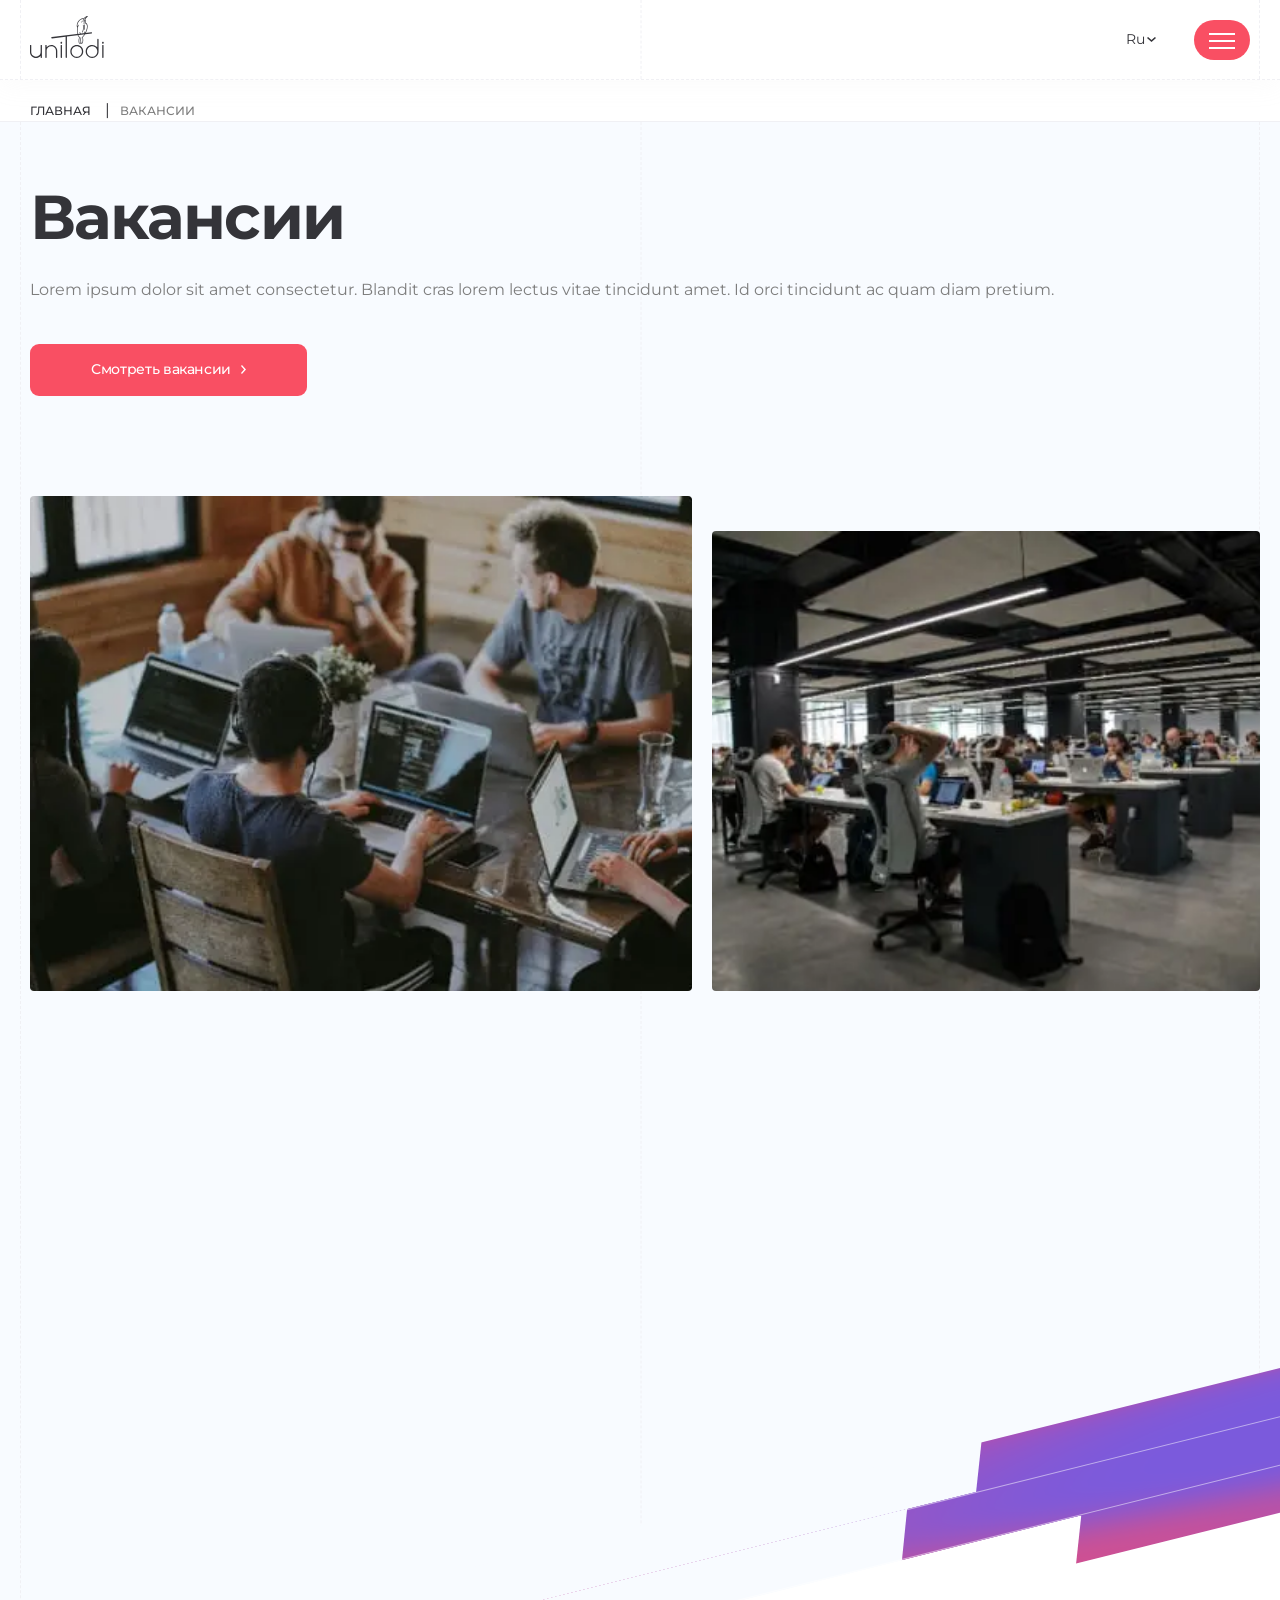
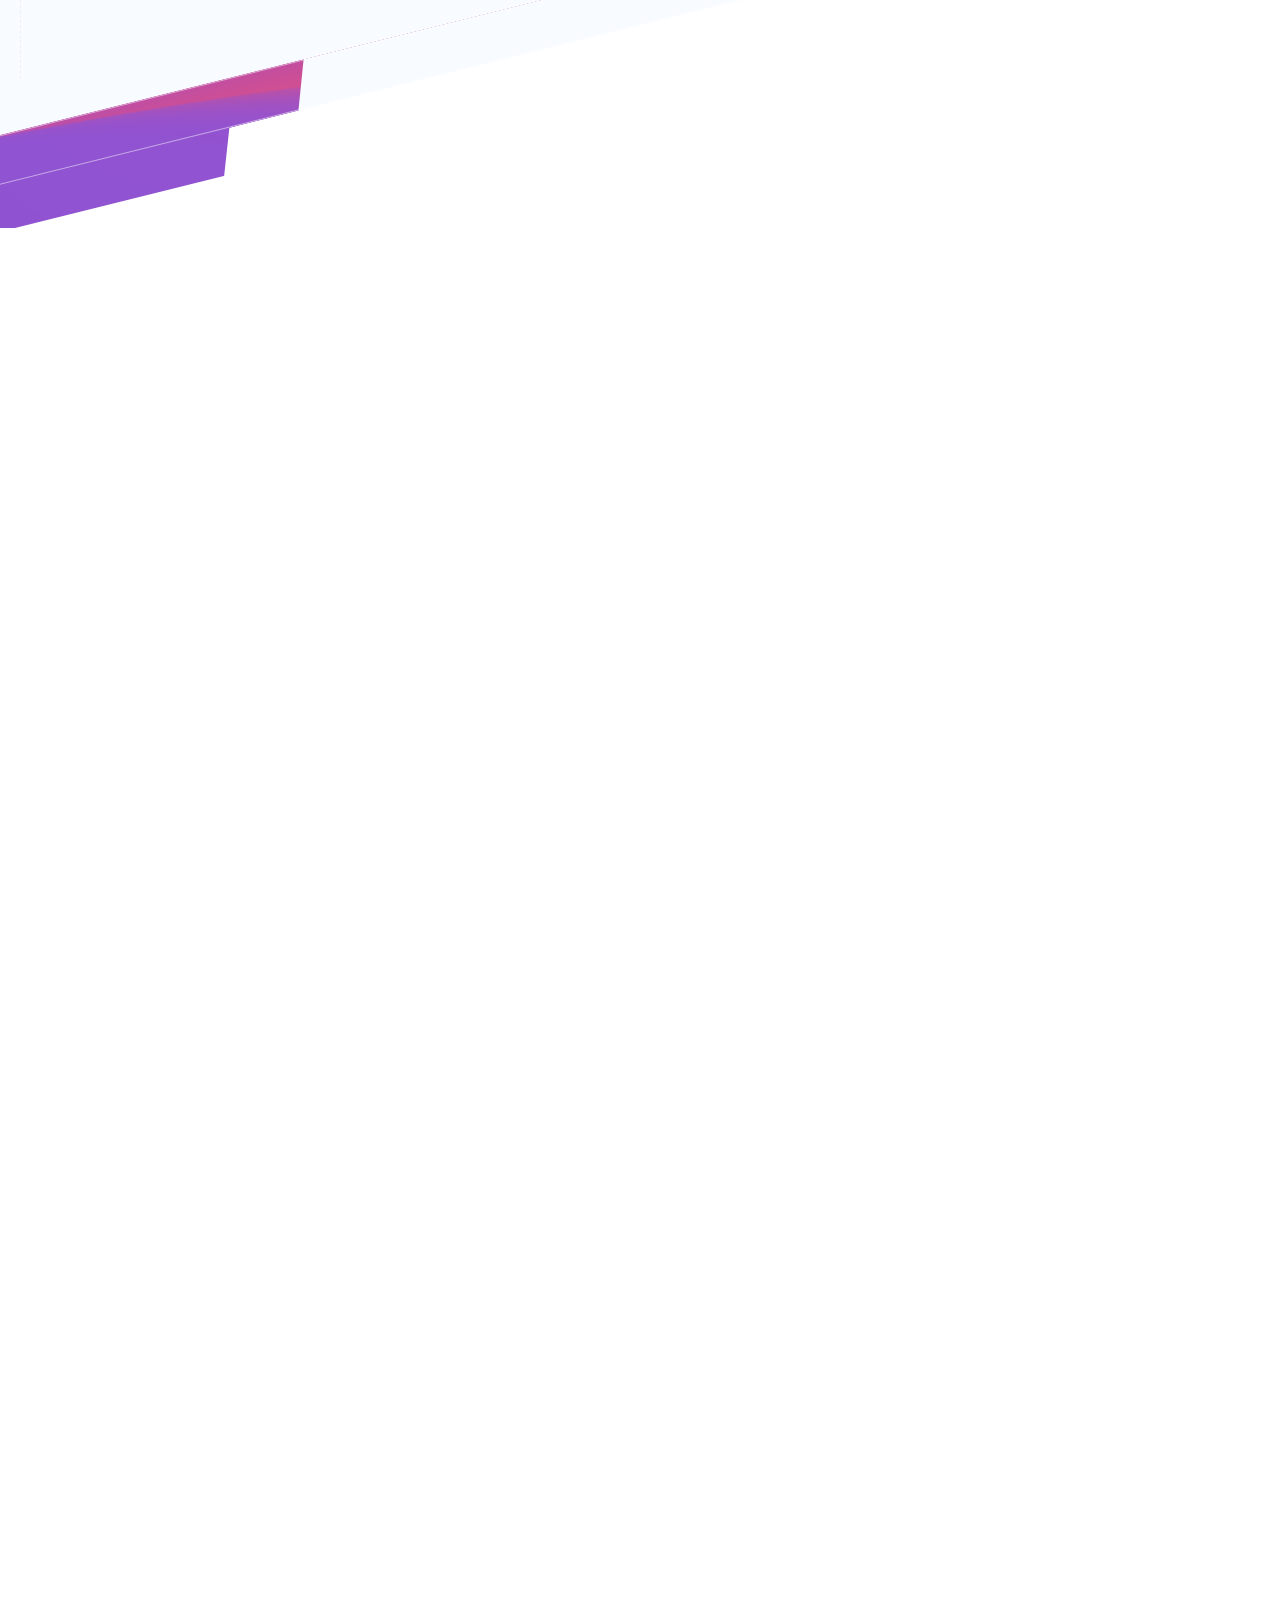
<file: vacancies.html>
<!DOCTYPE html>
<html lang="en">
<head>
    <meta charset="UTF-8">
    <meta name="viewport" content="width=device-width, initial-scale=1.0">
    <link rel="shortcut icon" href="img/favicon.ico" type="image/x-icon">
    <link rel="stylesheet" href="css/swiper.min.css">
    <link rel="stylesheet" href="css/reset.css">
    <link rel="stylesheet" href="css/style.css">
    <script>window.console = window.console || function(t) {};</script>
    <title>Unitodi vacancies</title>
</head>
<body>
  <div class="overlay"></div>
  <header class="header">
    <div class="header__close"></div>
    <div class="border"><span></span></div>
    <div class="header__progress">
      <div class="header__progress_bar"></div>
    </div>
    <div class="container header__container">
      <div class="header__block">
        <a href="index.html" class="header__logo">
          <svg xmlns="http://www.w3.org/2000/svg" width="74" height="42" viewBox="0 0 74 42" fill="none">
            <path d="M52.2763 16.4081C52.4337 16.5129 52.6481 16.455 52.7297 16.2811C53.4058 14.832 53.7859 13.2119 53.7859 11.5033C53.7859 10.6505 53.6909 9.81968 53.5117 9.02198C53.4738 8.85914 53.3216 8.7515 53.156 8.77636C52.9768 8.80392 52.86 8.98059 52.8979 9.16276C53.0662 9.91628 53.156 10.7001 53.156 11.5033C53.156 13.1152 52.8003 14.6416 52.1621 16.0078C52.0971 16.1514 52.1433 16.3197 52.2736 16.4081H52.2763ZM54.4538 13.7942C54.6304 13.8411 54.8095 13.728 54.8422 13.5458C54.9643 12.8834 55.027 12.2016 55.027 11.5033C55.027 10.5814 54.9155 9.68444 54.7066 8.82603C54.6683 8.66594 54.5135 8.56105 54.3535 8.58866C54.1717 8.61626 54.0549 8.79843 54.0981 8.98059C54.2938 9.78928 54.3971 10.6339 54.3971 11.5061C54.3971 12.163 54.337 12.8061 54.2232 13.4327C54.1931 13.5955 54.2938 13.7556 54.4512 13.797L54.4538 13.7942ZM51.3447 5.5277C51.0975 5.5277 50.8969 5.73193 50.8969 5.98309C50.8969 6.23429 51.0975 6.43852 51.3447 6.43852C51.5919 6.43852 51.7928 6.23429 51.7928 5.98309C51.7928 5.73193 51.5919 5.5277 51.3447 5.5277ZM57.6854 0.523595C57.6366 0.562239 57.5874 0.600879 57.5385 0.642279C56.6126 1.40959 55.8444 2.36459 55.2956 3.45208C55.5589 3.79433 55.7546 4.20836 55.8797 4.68033C56.0397 5.29307 56.0642 5.9748 55.9665 6.6814C56.5938 7.16993 57.0525 7.80753 57.3349 8.5914C58.4889 11.8097 56.181 16.4246 55.4451 17.7633C54.5436 19.4055 53.6774 20.5565 52.8273 21.2383C52.8221 21.2272 53.2075 22.3478 53.2075 24.0287C53.2075 25.1549 53.0692 27.777 51.7928 27.777C51.3992 27.777 51.114 27.5286 50.9074 27.1504C50.655 27.5286 50.3293 27.7852 49.9192 27.7852C49.8895 27.7852 49.8568 27.7852 49.8267 27.7797C48.3332 27.6252 48.5751 24.4317 48.6375 23.7941C48.6728 23.4463 48.8058 22.3119 49.178 21.3983C48.3362 20.7525 47.6898 19.607 47.3423 18.0724C46.9077 16.1514 46.8401 13.7473 47.2691 11.553C47.076 11.2301 46.9321 10.8602 46.8453 10.449C46.5275 8.96402 46.9539 7.12305 47.9884 5.5277C49.2295 3.61216 51.22 2.32595 52.9415 2.32595C53.2375 2.32595 53.5226 2.36459 53.7886 2.43635C54.6251 1.27987 55.8414 0.424231 57.2482 0.0543759C57.3131 0.0378152 57.3785 0.0212545 57.4465 0.00745392C57.7451 -0.0587889 57.9269 0.333147 57.688 0.523595H57.6854ZM56.0018 1.26055C54.4486 2.17691 53.3652 3.83296 53.221 5.7485C53.2075 5.93067 53.0474 6.06866 52.8626 6.04384C52.6943 6.01898 52.5832 5.85888 52.5967 5.68775C52.6699 4.71622 52.9633 3.80813 53.4193 3.01046C53.2646 2.98286 53.1072 2.9663 52.9389 2.9663C51.4209 2.9663 49.6397 4.13658 48.5098 5.88099C47.5677 7.33557 47.1714 8.99438 47.4565 10.3165C47.4726 10.3882 47.4888 10.46 47.5106 10.5318C47.6571 10.0101 47.8336 9.50777 48.0455 9.0358C48.1296 8.8481 48.3685 8.79014 48.5316 8.92538C48.6431 9.01923 48.6728 9.18208 48.6131 9.31457C47.5215 11.7711 47.3397 15.2267 47.9531 17.9344C48.2656 19.3172 48.8088 20.2805 49.4684 20.827L49.6611 20.9705C49.835 21.1003 49.8974 21.3349 49.808 21.5336C49.5582 22.0967 49.3546 22.9275 49.2622 23.8659C49.0882 25.6268 49.3681 27.098 49.8895 27.1532C50.1363 27.178 50.3943 26.8799 50.6145 26.3693C50.4135 25.5661 50.3756 24.6084 50.3756 24.037C50.3756 23.4657 50.4135 22.4223 50.6415 21.5971C50.6903 21.4149 50.8887 21.3155 51.0652 21.3873C51.2173 21.448 51.2906 21.6247 51.247 21.7847C51.0975 22.3506 51.0025 23.151 51.0025 24.037C51.0025 25.7538 51.3556 27.1449 51.7876 27.1449C52.2192 27.1449 52.5723 25.7538 52.5723 24.037C52.5723 22.8585 52.4066 21.8345 52.1621 21.3072C52.0914 21.1555 52.1377 20.9733 52.2706 20.8684L52.5152 20.678C53.3513 19.9741 54.1608 18.7928 54.8937 17.4624C56.5258 14.4953 58.2365 9.66512 55.8253 7.40731C55.8196 7.43492 55.8117 7.45977 55.8061 7.48738C55.7546 7.68333 55.5375 7.78821 55.3527 7.68608C55.2224 7.61433 55.1653 7.45702 55.2036 7.31346C55.4342 6.44127 55.4639 5.5884 55.2712 4.85421C55.2036 4.59201 55.1055 4.35464 54.9861 4.14212C54.5706 5.16886 54.34 6.29225 54.34 7.47081C54.34 7.53152 54.34 7.59226 54.34 7.65297C54.3453 7.84067 54.1931 7.99523 54.0061 7.98141C53.843 7.97038 53.7153 7.82685 53.7127 7.65851C53.7127 7.59501 53.7127 7.5343 53.7127 7.47081C53.7127 5.09712 54.5763 2.92766 56.0018 1.27159V1.26055Z" fill="currentColor"/>
            <path d="M31.317 28.9043C31.1378 28.9043 30.9912 28.965 30.8663 29.092C30.7441 29.2162 30.6816 29.3708 30.6816 29.5502V41.3551C30.6816 41.5372 30.7414 41.6865 30.8663 41.8133C30.9912 41.9404 31.1378 42.0012 31.317 42.0012C31.4962 42.0012 31.6456 41.9404 31.7732 41.8133C31.9008 41.6865 31.9633 41.5372 31.9633 41.3551V29.5502C31.9633 29.368 31.9008 29.219 31.7732 29.092C31.6456 28.965 31.4962 28.9043 31.317 28.9043Z" fill="currentColor"/>
            <path d="M21.2948 28.9041C19.6927 28.9041 18.1693 29.6052 16.7627 30.988C16.7464 31.0046 16.7247 31.0129 16.7003 31.0129C16.6894 31.0129 16.6758 31.0129 16.665 31.0046C16.6324 30.9908 16.6107 30.9577 16.6107 30.9218V29.5473C16.6107 29.3678 16.5482 29.2133 16.426 29.0891C16.3011 28.9621 16.1545 28.9014 15.9753 28.9014C15.7961 28.9014 15.6494 28.9621 15.5245 29.0891C15.4023 29.2133 15.3398 29.3678 15.3398 29.5473V41.3523C15.3398 41.5344 15.3996 41.6833 15.5245 41.8105C15.6494 41.9373 15.7961 41.998 15.9753 41.998C16.1545 41.998 16.3011 41.9373 16.426 41.8105C16.5509 41.6833 16.6107 41.5344 16.6107 41.3523V34.9653C16.6107 33.6515 17.0696 32.5199 17.9765 31.6063C18.8998 30.6679 20.0131 30.1931 21.292 30.1931C22.571 30.1931 23.6816 30.6679 24.594 31.6063C25.5091 32.5116 25.9734 33.6432 25.9734 34.9653V41.3523C25.9734 41.5344 26.0331 41.6833 26.1581 41.8105C26.283 41.9373 26.4296 41.998 26.6088 41.998C26.7881 41.998 26.9374 41.9373 27.065 41.8105C27.1927 41.6833 27.2551 41.5344 27.2551 41.3523V34.9653C27.2551 33.2982 26.6631 31.8574 25.4955 30.6789C24.3523 29.5003 22.9376 28.9041 21.292 28.9041H21.2948Z" fill="currentColor"/>
            <path d="M11.2717 28.9043C11.0925 28.9043 10.9458 28.965 10.8209 29.092C10.6987 29.2162 10.6363 29.3708 10.6363 29.5502V35.9371C10.6363 37.2509 10.172 38.3853 9.25684 39.307C8.34175 40.2372 7.23115 40.7095 5.95219 40.7095C4.67323 40.7095 3.57349 40.2372 2.63667 39.307C1.72972 38.3853 1.27081 37.2509 1.27081 35.9371V29.5502C1.27081 29.3708 1.20836 29.2162 1.08617 29.092C0.961256 28.965 0.814624 28.9043 0.635408 28.9043C0.456189 28.9043 0.309557 28.965 0.184648 29.092C0.0624545 29.2162 0 29.3708 0 29.5502V35.9371C0 37.6125 0.583815 39.0562 1.73515 40.2345C2.90821 41.4048 4.32836 41.9985 5.95219 41.9985C7.57602 41.9985 9.07762 41.2971 10.4842 39.9145C10.5005 39.8977 10.5222 39.8897 10.5467 39.8897C10.5575 39.8897 10.5711 39.8897 10.582 39.8977C10.6146 39.9115 10.6363 39.9447 10.6363 39.9806V41.3551C10.6363 41.5372 10.696 41.6865 10.8209 41.8133C10.9458 41.9404 11.0925 42.0012 11.2717 42.0012C11.4509 42.0012 11.6002 41.9404 11.7279 41.8133C11.8555 41.6865 11.9179 41.5372 11.9179 41.3551V29.5502C11.9179 29.3708 11.8555 29.2162 11.7279 29.092C11.603 28.9678 11.4482 28.9043 11.2717 28.9043Z" fill="currentColor"/>
            <path d="M51.3239 30.8206C50.0719 29.5482 48.5405 28.9023 46.7701 28.9023C44.9997 28.9023 43.4683 29.5482 42.2163 30.8206C40.9647 32.093 40.3291 33.6498 40.3291 35.4493C40.3291 37.2489 40.9647 38.8057 42.2163 40.0779C43.4683 41.3505 44.9997 41.9965 46.7701 41.9965C48.5405 41.9965 50.0719 41.3505 51.3239 40.0779C52.5755 38.8057 53.2111 37.2489 53.2111 35.4493C53.2111 33.6498 52.5755 32.093 51.3239 30.8206ZM50.4224 39.1646C49.4149 40.1886 48.1847 40.7075 46.7675 40.7075C45.3498 40.7075 44.12 40.1886 43.1126 39.1646C42.1051 38.1405 41.5946 36.8901 41.5946 35.4493C41.5946 34.0085 42.1051 32.7582 43.1126 31.7343C44.12 30.7102 45.3498 30.1913 46.7675 30.1913C48.1847 30.1913 49.4123 30.7102 50.4224 31.7343C51.4216 32.75 51.9294 34.0003 51.9294 35.4493C51.9294 36.8984 51.4216 38.146 50.4224 39.1646Z" fill="currentColor"/>
            <path d="M62.1315 16.6983C62.0909 16.3726 61.8193 16.127 61.4963 16.127C61.4692 16.127 61.4448 16.127 61.4174 16.1325L21.8539 21.1035C21.6855 21.1255 21.5335 21.2111 21.4276 21.3491C21.3217 21.4871 21.2755 21.6555 21.2972 21.8294C21.338 22.1551 21.6095 22.4007 21.9327 22.4007C21.9598 22.4007 21.9842 22.4007 22.0114 22.3952L35.526 20.7005C35.526 20.7005 35.5342 20.7005 35.5369 20.7005C35.5586 20.7005 35.5803 20.7087 35.5966 20.7226C35.6156 20.7391 35.6265 20.7639 35.6265 20.7916V41.3488C35.6265 41.7077 35.9143 42.0002 36.2673 42.0002C36.6203 42.0002 36.9082 41.7077 36.9082 41.3488V20.6066C36.9082 20.5625 36.9408 20.5238 36.9869 20.5183L61.5804 17.4242C61.9305 17.38 62.1807 17.0544 62.1371 16.6983H62.1315Z" fill="currentColor"/>
            <path d="M72.8758 28.9043C72.6966 28.9043 72.5501 28.965 72.425 29.092C72.303 29.2162 72.2402 29.3708 72.2402 29.5502V41.3551C72.2402 41.5372 72.3003 41.6865 72.425 41.8133C72.5501 41.9404 72.6966 42.0012 72.8758 42.0012C73.055 42.0012 73.2045 41.9404 73.3318 41.8133C73.4595 41.6865 73.5219 41.5372 73.5219 41.3551V29.5502C73.5219 29.368 73.4595 29.219 73.3318 29.092C73.2045 28.965 73.055 28.9043 72.8758 28.9043Z" fill="currentColor"/>
            <path d="M55.3508 17.5885C55.1769 17.5885 55.0356 17.4449 55.0356 17.2683C55.0356 16.8046 54.6638 16.4265 54.2074 16.4265C54.0338 16.4265 53.8926 16.283 53.8926 16.1063C53.8926 15.9297 54.0338 15.7861 54.2074 15.7861C55.0086 15.7861 55.6629 16.4486 55.6629 17.2655C55.6629 17.4422 55.5217 17.5857 55.3478 17.5857L55.3508 17.5885Z" fill="currentColor"/>
            <path d="M51.0145 17.8642C51.0145 17.05 50.3628 16.3848 49.5589 16.3848C49.3854 16.3848 49.2441 16.5283 49.2441 16.705C49.2441 16.8816 49.3854 17.0251 49.5589 17.0251C50.0153 17.0251 50.3872 17.4033 50.3872 17.8669C50.3872 18.0436 50.5284 18.1871 50.7024 18.1871C50.8759 18.1871 51.0171 18.0436 51.0171 17.8669L51.0145 17.8642Z" fill="currentColor"/>
            <path d="M31.3165 25.8613C31.0775 25.8613 30.8684 25.9497 30.6973 26.1263C30.5263 26.303 30.4366 26.5127 30.4366 26.7556C30.4366 26.9985 30.5208 27.2166 30.6946 27.3904C30.8657 27.5616 31.0748 27.6499 31.3138 27.6499C31.5527 27.6499 31.7699 27.5643 31.9383 27.3904C32.1066 27.2193 32.1935 27.0068 32.1935 26.7556C32.1935 26.5045 32.1066 26.3002 31.9383 26.1263C31.7699 25.9524 31.5608 25.8641 31.3138 25.8641L31.3165 25.8613Z" fill="currentColor"/>
            <path d="M72.8757 27.6471C73.1229 27.6471 73.3321 27.5616 73.5004 27.3877C73.6687 27.2166 73.7554 27.004 73.7554 26.7529C73.7554 26.5017 73.6687 26.2974 73.5004 26.1236C73.3321 25.9497 73.1229 25.8613 72.8757 25.8613C72.6285 25.8613 72.4276 25.9497 72.2567 26.1263C72.0857 26.303 71.996 26.5127 71.996 26.7556C71.996 26.9985 72.0801 27.2166 72.254 27.3904C72.4249 27.5616 72.6342 27.6499 72.8731 27.6499L72.8757 27.6471Z" fill="currentColor"/>
            <path d="M67.9333 22.8369C67.5802 22.8369 67.2924 23.1295 67.2924 23.4883V31.2194C67.2924 31.2552 67.2706 31.2884 67.238 31.3022C67.2271 31.3077 67.2165 31.3105 67.2027 31.3105C67.1782 31.3105 67.1564 31.3022 67.1403 31.2828L66.7248 30.8606C65.5273 29.6434 63.9143 28.9257 62.2229 28.9036C60.4142 28.8816 58.85 29.5274 57.5766 30.8192C56.325 32.0916 55.6895 33.6483 55.6895 35.4479C55.6895 37.2475 56.325 38.8043 57.5766 40.0765C58.8286 41.3491 60.3601 41.9948 62.1305 41.9948C63.9008 41.9948 65.4732 41.3075 66.6843 40.0792C67.9359 38.807 68.5715 37.2502 68.5715 35.4506V23.4883C68.5715 23.1295 68.2834 22.8369 67.9306 22.8369H67.9333ZM65.7854 39.1628C64.7779 40.1869 63.5477 40.7058 62.1305 40.7058C60.7128 40.7058 59.483 40.1869 58.4755 39.1628C57.4681 38.139 56.9576 36.8887 56.9576 35.4479C56.9576 34.0071 57.4681 32.7567 58.4755 31.7327C59.483 30.7087 60.7128 30.1899 62.1305 30.1899C63.5477 30.1899 64.7753 30.7087 65.7854 31.7327C66.7846 32.7485 67.2924 33.9988 67.2924 35.4479C67.2924 36.8969 66.7846 38.1445 65.7854 39.1628Z" fill="currentColor"/>
          </svg>
        </a>
        <div class="header__navigation">
          <button class="header__navigation_close body_small">
            <span>Закрыть</span>
            <svg xmlns="http://www.w3.org/2000/svg" width="24" height="24" viewBox="0 0 24 24" fill="none">
              <path d="M20.0304 5.02934L18.9697 3.96875L12.0001 10.9384L5.03041 3.96875L3.96973 5.02934L10.9394 11.999L3.96973 18.9688L5.03041 20.0293L12.0001 13.0597L18.9697 20.0293L20.0304 18.9688L13.0607 11.999L20.0304 5.02934Z" fill="currentColor"/>
            </svg>
          </button>
          <div class="header__navigation_scroll">
            <nav class="header__nav">
              <ul class="header__nav_list">
                <li class="header__nav_item">
                  <a href="aboutus.html" class="header__nav_link body_small"><span>О нас</span></a>
                </li>
                <li class="header__nav_item">
                  <a href="terminals.html" class="header__nav_link body_small">
                    <span>Терминалы</span>
                    <div class="header__nav_link_svg">
                      <svg xmlns="http://www.w3.org/2000/svg" width="15" height="16" viewBox="0 0 15 16" fill="none">
                        <path d="M4.33496 13.2469L8.4551 8.66736L4.33496 4.07783L5.60339 2.66797L11.0009 8.66736L5.60339 14.6667L4.33496 13.2469Z" fill="currentColor"/>
                      </svg>
                    </div>
                  </a>
                </li>
                <li class="header__nav_item">
                  <a href="software.html" class="header__nav_link body_small">
                    <span>Программное обеспечение</span>
                    <div class="header__nav_link_svg">
                      <svg xmlns="http://www.w3.org/2000/svg" width="15" height="16" viewBox="0 0 15 16" fill="none">
                        <path d="M4.33496 13.2469L8.4551 8.66736L4.33496 4.07783L5.60339 2.66797L11.0009 8.66736L5.60339 14.6667L4.33496 13.2469Z" fill="currentColor"/>
                      </svg>
                    </div>
                  </a>
                </li>
                <li class="header__nav_item">
                  <a href="vacancies.html" class="header__nav_link body_small"><span>Вакансии</span></a>
                </li>
                <li class="header__nav_item">
                  <a href="contacts.html" class="header__nav_link body_small"><span>Контакты</span></a>
                </li>
              </ul>
            </nav>
            <div class="header__navigation_social">
              <a href="tel://8800" class="btn btn__secondary header__navigation__btn">
                <span>Связаться</span>
                <span class="btn__arrow">
                  <svg xmlns="http://www.w3.org/2000/svg" width="5" height="9" viewBox="0 0 5 9" fill="none">
                    <path d="M0 7.935L3.09042 4.5L0 1.0575L0.951417 0L5 4.5L0.951417 9L0 7.935Z" fill="currentColor"/>
                  </svg>
                </span>
              </a>
              <div class="header__socials">
                <a href="#" class="header__social">
                  <img src="img/icon/tg.svg" alt="">
                </a>
                <a href="#" class="header__social">
                  <img src="img/icon/yt.svg" alt="">
                </a>
                <a href="#" class="header__social">
                  <img src="img/icon/vk.svg" alt="">
                </a>
              </div>
            </div>
          </div>
          <div class="header__popups">
            <div class="header__popup popup"></div>
            <div class="header__popup popup">
              <div class="container header__popup_container">
                <div class="border"><span></span></div>
                <div class="header__nav_flex">
                  <div class="header__nav_left">
                    <button class="header__nav_left_close body_small">
                      <svg xmlns="http://www.w3.org/2000/svg" width="24" height="24" viewBox="0 0 24 24" fill="none">
                        <path d="M10.742 6L4 12.5L10.742 19L11.8751 17.9075L7.06758 13.2725H21V11.7274H7.06773L11.8751 7.09254L10.742 6Z" fill="currentColor"/>
                      </svg>
                      <span>Назад</span>
                    </button>
                    <div class="header__nav_scroll">
                      <div class="header__subnav">
                        <a href="#" class="header__sublink body_caption">
                          <span>Мобильные терминалы</span>
                          <div class="header__sublink_svg">
                            <svg xmlns="http://www.w3.org/2000/svg" width="15" height="16" viewBox="0 0 15 16" fill="none">
                              <path d="M4 13.2469L8.12014 8.66736L4 4.07783L5.26843 2.66797L10.666 8.66736L5.26843 14.6667L4 13.2469Z" fill="currentColor"/>
                            </svg>
                          </div>
                        </a>
                      </div>
                      <div class="header__subnav">
                        <a href="#" class="header__sublink body_caption">
                          <span>Кассовые аппараты</span>
                          <div class="header__sublink_svg">
                            <svg xmlns="http://www.w3.org/2000/svg" width="15" height="16" viewBox="0 0 15 16" fill="none">
                              <path d="M4 13.2469L8.12014 8.66736L4 4.07783L5.26843 2.66797L10.666 8.66736L5.26843 14.6667L4 13.2469Z" fill="currentColor"/>
                            </svg>
                          </div>
                        </a>
                      </div>
                      <div class="header__subnav">
                        <a href="#" class="header__sublink body_caption">
                          <span>Стационарные решения</span>
                          <div class="header__sublink_svg">
                            <svg xmlns="http://www.w3.org/2000/svg" width="15" height="16" viewBox="0 0 15 16" fill="none">
                              <path d="M4 13.2469L8.12014 8.66736L4 4.07783L5.26843 2.66797L10.666 8.66736L5.26843 14.6667L4 13.2469Z" fill="currentColor"/>
                            </svg>
                          </div>
                        </a>
                      </div>
                      <div class="header__subnav">
                        <a href="#" class="header__sublink body_caption">
                          <span>Интеллектуальный Пин-Пад</span>
                          <div class="header__sublink_svg">
                            <svg xmlns="http://www.w3.org/2000/svg" width="15" height="16" viewBox="0 0 15 16" fill="none">
                              <path d="M4 13.2469L8.12014 8.66736L4 4.07783L5.26843 2.66797L10.666 8.66736L5.26843 14.6667L4 13.2469Z" fill="currentColor"/>
                            </svg>
                          </div>
                        </a>
                      </div>
                    </div>
                  </div>
                  <div class="header__nav_right">
                    <button class="header__nav_right_close body_small">
                      <svg xmlns="http://www.w3.org/2000/svg" width="24" height="24" viewBox="0 0 24 24" fill="none">
                        <path d="M10.742 6L4 12.5L10.742 19L11.8751 17.9075L7.06758 13.2725H21V11.7274H7.06773L11.8751 7.09254L10.742 6Z" fill="currentColor"/>
                      </svg>
                      <span>Назад</span>
                    </button>
                    <div class="header__nav_scroll">
                      <div class="header__nav_scroll_flex">
                        <div class="header__subsubnav">
                          <a href="terminalCard.html" class="header__subsublink body_caption">
                            <span>Биометрический терминал P8 BIO</span>
                          </a>
                          <a href="#" class="header__subsublink body_caption">
                            <span>Мобильный/стационарный терминал MF 960</span>
                          </a>
                          <a href="#" class="header__subsublink body_caption">
                            <span>Мобильный терминал K9</span>
                          </a>
                          <a href="#" class="header__subsublink body_caption">
                            <span>Мобильный терминал K10</span>
                          </a>
                          <a href="#" class="header__subsublink body_caption">
                            <span>Биометрический терминал P8 BIO</span>
                          </a>
                          <a href="#" class="header__subsublink body_caption">
                            <span>Биометрический терминал P8 BIO</span>
                          </a>
                          <a href="#" class="header__subsublink body_caption">
                            <span>Биометрический терминал P8 BIO</span>
                          </a>
                          <a href="#" class="header__subsublink body_caption">
                            <span>Биометрический терминал P8 BIO</span>
                          </a>
                          <a href="#" class="header__subsublink body_caption">
                            <span>Биометрический терминал P8 BIO</span>
                          </a>
                          <a href="#" class="header__subsublink body_caption">
                            <span>Биометрический терминал P8 BIO</span>
                          </a>
                        </div>
                        <div class="header__subsubnav">
                          <a href="#" class="header__subsublink body_caption">
                            <span>Биометрический терминал P8 BIO</span>
                          </a>
                        </div>
                        <div class="header__subsubnav">
                          <a href="#" class="header__subsublink body_caption">
                            <span>Биометрический терминал P8 BIO</span>
                          </a>
                        </div>
                        <div class="header__subsubnav">
                          <a href="#" class="header__subsublink body_caption">
                            <span>Биометрический терминал P8 BIO</span>
                          </a>
                        </div>
                      </div>
                    </div>
                  </div>
                </div>
              </div>
              <div class="header__popup_close"></div>
            </div>
            <div class="header__popup popup">
              <div class="container header__popup_container">
                <div class="border"><span></span></div>
                <div class="header__nav_flex">
                  <div class="header__nav_left">
                    <button class="header__nav_left_close body_small">
                      <svg xmlns="http://www.w3.org/2000/svg" width="24" height="24" viewBox="0 0 24 24" fill="none">
                        <path d="M10.742 6L4 12.5L10.742 19L11.8751 17.9075L7.06758 13.2725H21V11.7274H7.06773L11.8751 7.09254L10.742 6Z" fill="currentColor"/>
                      </svg>
                      <span>Назад</span>
                    </button>
                    <div class="header__nav_scroll">
                      <div class="header__subnav">
                        <a href="software.html" class="header__sublink body_caption">
                          <span>Программное обеспечение</span>
                          <div class="header__sublink_svg">
                            <svg xmlns="http://www.w3.org/2000/svg" width="15" height="16" viewBox="0 0 15 16" fill="none">
                              <path d="M4 13.2469L8.12014 8.66736L4 4.07783L5.26843 2.66797L10.666 8.66736L5.26843 14.6667L4 13.2469Z" fill="currentColor"/>
                            </svg>
                          </div>
                        </a>
                      </div>
                    </div>
                  </div>
                  <div class="header__nav_right">
                    <button class="header__nav_right_close body_small">
                      <svg xmlns="http://www.w3.org/2000/svg" width="24" height="24" viewBox="0 0 24 24" fill="none">
                        <path d="M10.742 6L4 12.5L10.742 19L11.8751 17.9075L7.06758 13.2725H21V11.7274H7.06773L11.8751 7.09254L10.742 6Z" fill="currentColor"/>
                      </svg>
                      <span>Назад</span>
                    </button>
                    <div class="header__nav_scroll">
                      <div class="header__nav_scroll_flex">
                        <div class="header__subsubnav">
                          <a href="softwareCard.html" class="header__subsublink body_caption">
                            <span>Unitodi pay app</span>
                          </a>
                          <a href="#" class="header__subsublink body_caption">
                            <span>Unitodi Soft POS</span>
                          </a>
                          <a href="#" class="header__subsublink body_caption">
                            <span>Unitodi СБП virtual POS</span>
                          </a>
                          <a href="#" class="header__subsublink body_caption">
                            <span>Unitodi PSP</span>
                          </a>
                          <a href="#" class="header__subsublink body_caption">
                            <span>Unitodi TMS</span>
                          </a>
                          <a href="#" class="header__subsublink body_caption">
                            <span>Unitodi RKL</span>
                          </a>
                        </div>
                      </div>
                    </div>
                  </div>
                </div>
              </div>
              <div class="header__popup_close"></div>
            </div>
            <div class="header__popup popup"></div>
            <div class="header__popup popup"></div>
          </div>
        </div>
        <div class="header__btn_wrapper">
          <div class="header__language">
            <a>
              <span id="language" class="body_small">Ru</span>
              <svg xmlns="http://www.w3.org/2000/svg" width="5" height="9" viewBox="0 0 5 9" fill="none">
                <path d="M0 7.935L3.09042 4.5L0 1.0575L0.951417 0L5 4.5L0.951417 9L0 7.935Z" fill="currentColor"/>
              </svg>
            </a>
          </div>
          <div class="header__language_wrapper">
            <span class="body_small" id="RU">Русский</span>
            <span class="body_small" id="EN">English</span>
          </div>
          <a href="" class="btn btn__secondary header__btn">
            <span>Связаться</span>
            <span class="btn__arrow">
              <svg xmlns="http://www.w3.org/2000/svg" width="5" height="9" viewBox="0 0 5 9" fill="none">
                <path d="M0 7.935L3.09042 4.5L0 1.0575L0.951417 0L5 4.5L0.951417 9L0 7.935Z" fill="currentColor"/>
              </svg>
            </span>
          </a>
          <button class="header__burger" aria-label="Открыть меню">
            <div class="header__burger_flex">
              <span></span>
              <span></span>
              <span></span>
            </div>
          </button>
        </div>
      </div>
    </div>
  </header>
  <main class="main" data-scroll-container>
    <div class="border">
      <span></span>
    </div>
    <section class="top" data-scroll-section id="top">
      <div class="border">
        <span></span>
      </div>
    </section> 
    <section class="breadcrumbs" data-scroll-section>
      <div class="container breadcrumbs__container">
        <ul class="breadcrumbs__list">
          <li class="breadcrumbs__item animate_top">
            <a href="index.html" class="body_caption breadcrumbs__link">Главная</a>
          </li>
          <li class="breadcrumbs__item animate_top">
            <a href="vacancies.html" class="body_caption breadcrumbs__link">Вакансии</a>
          </li>
        </ul>
      </div>
    </section>
    <section class="hero hero__vacancies" data-scroll-section>
        <div class="hero__back">
          <span class="hero__back_line"></span>
          <span class="hero__back_line"></span>
          <span class="hero__back_line"></span>
          <canvas class="hero__gradient_one" data-transition-in></canvas>
          <div class="border"><span></span></div>
        </div>
        <div class="container hero__container">
          <div class="hero__block">
              <div class="hero__swiper">
                <div class="hero__wrapper swiper-wrapper">
                  <div class="hero__flex swiper-slide">
                    <div class="hero__info">
                      <p class="hero__head">Вакансии</p>
                      <p class="hero__desc body_two">Lorem ipsum dolor sit amet consectetur. Blandit cras lorem lectus vitae tincidunt amet. Id orci tincidunt ac quam diam pretium.</p>
                      <div class="hero__button">
                        <a href="#vacanc_info" data-scroll-to class="btn btn__primary hero__btn">
                          <span>Смотреть вакансии</span>
                          <span class="btn__arrow">
                            <svg xmlns="http://www.w3.org/2000/svg" width="5" height="9" viewBox="0 0 5 9" fill="none">
                              <path d="M0 7.935L3.09042 4.5L0 1.0575L0.951417 0L5 4.5L0.951417 9L0 7.935Z" fill="currentColor"/>
                            </svg>
                          </span>
                        </a>
                      </div>
                    </div>
                    <div class="hero_vacancies__images">
                      <div class="hero_vacancies__img animate_image">
                        <img src="img/vacancies/vacancies_hero/vacancies_hero_1.webp" alt="">
                      </div>
                      <div class="hero_vacancies__img animate_image">
                        <img src="img/vacancies/vacancies_hero/vacancies_hero_2.webp" alt="">
                      </div>
                      <div class="hero_vacancies__img animate_image">
                        <img src="img/vacancies/vacancies_hero/vacancies_hero_3.webp" alt="">
                      </div>
                      <div class="hero_vacancies__img animate_image">
                        <img src="img/vacancies/vacancies_hero/vacancies_hero_4.webp" alt="">
                      </div>
                    </div>
                  </div>
                </div>
              </div>
          </div>
        </div>
    </section>
    <section class="vacancies" data-scroll-section>
      <div class="container vacancies__container">
        <div class="border">
          <span></span>
        </div>
        <div class="vacancies__block">
          <div class="vacancies_top">
            <div class="terminals_top__left"> 
              <p class="terminals_top__name animate_top sub_one text_color">Вакансии</p>
              <h2 class="terminals_top__head animate_left">Tempus etiam feugiat pellentesque etiam </h2>
            </div>
            <div class="terminals_top__right">
              <p class="terminals_top__text animate_right body_two ">
                Lorem ipsum dolor sit amet consectetur. Blandit cras lorem lectus vitae tincidunt amet. Id orci tincidunt ac quam diam pretium. Tempus etiam feugiat turpis leo tempus consectetur pellentesque etiam.
              </p>
            </div>
            <ul class="terminals_icons">
              <li class="terminals_icon">
                <div class="terminals_icon__svg animate_top">
                  <img src="./img/icon/terminalCharacteristic/supermarket.svg" alt="supermarket" />                   
                </div>
                <p class="terminals_icon__subtitle text_line animate_left sub_two">
                  Старт карьеры
                </p>
                <p class="terminals_icon__text animate_left body_small">
                  Lorem ipsum dolor sit amet consectetur. Blandit cras lorem lectus vitae tincidunt amet. 
                </p>
              </li>
              <li class="terminals_icon">
                <div class="terminals_icon__svg animate_top">
                  <img src="./img/icon/terminalCharacteristic/delivery.svg" alt="delivery" />                                                                                    
                </div>
                <p class="terminals_icon__subtitle text_line animate_left sub_two">
                  Новые возможности
                </p>
                <p class="terminals_icon__text animate_left body_small">
                  Lorem ipsum dolor sit amet consectetur. Blandit cras lorem lectus vitae tincidunt amet. 
                </p>
              </li>
              <li class="terminals_icon">
                <div class="terminals_icon__svg animate_top">                                                                                    
                  <img src="./img/icon/terminalCharacteristic/PVZ.svg" alt="pvz" /> 
                </div>
                <p class="terminals_icon__subtitle text_line animate_left sub_two">
                  Карьерный рост
                </p>
                <p class="terminals_icon__text animate_left body_small">
                  Lorem ipsum dolor sit amet consectetur. Blandit cras lorem lectus vitae tincidunt amet. 
                </p>
              </li>
              <li class="terminals_icon">
                <div class="terminals_icon__svg animate_top">
                  <img src="./img/icon/terminalCharacteristic/food.svg" alt="food" />                  
                </div>
                <p class="terminals_icon__subtitle text_line animate_left sub_two">
                  Стабильность
                </p>
                <p class="terminals_icon__text animate_left body_small">
                  Lorem ipsum dolor sit amet consectetur. Blandit cras lorem lectus vitae tincidunt amet. 
                </p>
              </li>
            </ul>
            <div class="vacancies__img animate_image">
              <img src="./img/vacancies/vacancies_main/vacancies_main_1.webp"/>
            </div>
          </div>
        </div>
      </div>
    </section>
    <section class="vacanc_info" id="vacanc_info" data-scroll-section>
      <div class="container vacanc_info__container">
        <div class="border">
          <span></span>
        </div>
        <div class="vacanc_info__block">
          <div class="vacanc_info__title_wrapper">
            <h3 class="vacanc_info__top_head animate_left">Вакансии</h3>
            <p class="vacanc_info__subtitle body_two animate_right">Lorem ipsum dolor sit amet consectetur. Blandit cras lorem lectus vitae tincidunt amet. Id orci tincidunt ac quam diam pretium. Tempus etiam feugiat turpis leo tempus consectetur pellentesque etiam.</p>
          </div>
          <ul class="vacanc_info__wrapper">
            <li class="vacanc_info__item animate_left">
              <a>
                <div class="vacanc_info__item_top">
                  <h4 class="vacanc_info__item_name">Senior developer</h4>
                  <div class="vacanc_info__item_place">
                    <div class="vacanc_info__item_city body_two">
                      Москва
                    </div>
                    <div class="vacanc_info__item_experience body_two">
                      от 1 года до 3 лет
                    </div>
                  </div>
                  <div class="vacanc_info__item_icon">
                      <svg width="32" height="32" viewBox="0 0 32 32" xmlns="http://www.w3.org/2000/svg">
                        <rect width="32" height="32" rx="16" fill="#FFF7F8"/>
                        <path d="M19.8117 18.4268L16.4808 15.43L13.1426 18.4268L12.1172 17.5042L16.4808 13.5783L20.8445 17.5042L19.8117 18.4268Z" fill="#F94F63"/>
                        </svg>  
                    </div>
                </div>
              </a>
              <div class="vacanc_info__item_descr">
                <div class="vacanc_info__item_text">
                  <p class="small">Мы ищем middle/senior fullstack разработчика, который имеет опыт работы в крупных проектах, знаком с микросервисной архитектурой, имеет опыт написания API (SOAP, REST, RPC). Кто не боится legacy и готов работать как с монолитом, так и новыми сервисами.</p>
                  <p class="sub_two">Обязанности</p>
                  <ul class="small">
                    <li>Разработка и реализация задач по развитию программного продукта (Федеральная электронная площадка)</li>
                    <li>Выработка архитектурных решений при сложных изменениях продукта и/или рефакторинге легаси;</li>
                    <li>Покрытие функционала unit-тестами;</li>
                    <li>Обеспечение качества кода и безопасности ПО.</li>
                  </ul>
                  <p class="small">Наш стек: <br>
                    PHP, JS, RabbitMq, Docker, Postgresql. Работаем с требованиями в Confluence и Jira.</p> 
                  <p class="sub_two">Требования</p>
                  <ul class="small">
                    <li>Опыт коммерческой разработки программного обеспечения от 4 лет;</li>
                    <li>Желателен опыт работы в нагруженных проектах, участие в создании систем с повышенными требованиями к безопасности - знать основные виды уязвимостей и уметь писать код без них;</li>
                    <li>Опыт работы с фреймворком Symfony ( Zend/Yii), круто, если знаете ExtJs.</li>
                    <li>Опыт работы с реляционными БД и знания SQL достаточные для построения сложных SQL-запросов (PostgreSQL/MySQL);</li>
                    <li>Опыт работы с git, ssh;</li>
                    <li>Знакомство с Linux, Docker.</li>
                  </ul>
                  <p class="sub_two">Условия</p>
                  <ul class="small">
                    <li>удаленная работа;</li>
                    <li>уровень заработной платы обсуждается на собеседовании;</li>
                    <li>график работы: с 9.00 до 18.00;</li>
                    <li>официальная заработная плата, ДМС.</li>
                  </ul>
                  <a href="#" class="btn btn__primary vacanc_info__btn">
                    <span>Откликнуться на HH.ru</span>
                    <span class="btn__arrow">
                      <svg xmlns="http://www.w3.org/2000/svg" width="5" height="9" viewBox="0 0 5 9" fill="none">
                        <path d="M0 7.935L3.09042 4.5L0 1.0575L0.951417 0L5 4.5L0.951417 9L0 7.935Z" fill="currentColor"/>
                      </svg>
                    </span>
                  </a> 
                </div>
              </div>
            </li>
            <li class="vacanc_info__item animate_left">
              <a>
                <div class="vacanc_info__item_top">
                  <h4 class="vacanc_info__item_name">Middle developer</h4>
                  <div class="vacanc_info__item_place">
                    <div class="vacanc_info__item_city body_two">
                      Москва
                    </div>
                    <div class="vacanc_info__item_experience body_two">
                      от 1 года до 3 лет
                    </div>
                  </div>
                  <div class="vacanc_info__item_icon">
                      <svg width="32" height="32" viewBox="0 0 32 32" xmlns="http://www.w3.org/2000/svg">
                        <rect width="32" height="32" rx="16" fill="#FFF7F8"/>
                        <path d="M19.8117 18.4268L16.4808 15.43L13.1426 18.4268L12.1172 17.5042L16.4808 13.5783L20.8445 17.5042L19.8117 18.4268Z" fill="#F94F63"/>
                        </svg>  
                    </div>
                </div>
              </a>
              <div class="vacanc_info__item_descr">
                <div class="vacanc_info__item_text">
                  <p class="small">Мы ищем middle/senior fullstack разработчика, который имеет опыт работы в крупных проектах, знаком с микросервисной архитектурой, имеет опыт написания API (SOAP, REST, RPC). Кто не боится legacy и готов работать как с монолитом, так и новыми сервисами.</p>
                  <p class="sub_two">Обязанности</p>
                  <ul class="small">
                    <li>Разработка и реализация задач по развитию программного продукта (Федеральная электронная площадка)</li>
                    <li>Выработка архитектурных решений при сложных изменениях продукта и/или рефакторинге легаси;</li>
                    <li>Покрытие функционала unit-тестами;</li>
                    <li>Обеспечение качества кода и безопасности ПО.</li>
                  </ul>
                  <p class="small">Наш стек: <br>
                    PHP, JS, RabbitMq, Docker, Postgresql. Работаем с требованиями в Confluence и Jira.</p> 
                  <p class="sub_two">Требования</p>
                  <ul class="small">
                    <li>Опыт коммерческой разработки программного обеспечения от 4 лет;</li>
                    <li>Желателен опыт работы в нагруженных проектах, участие в создании систем с повышенными требованиями к безопасности - знать основные виды уязвимостей и уметь писать код без них;</li>
                    <li>Опыт работы с фреймворком Symfony ( Zend/Yii), круто, если знаете ExtJs.</li>
                    <li>Опыт работы с реляционными БД и знания SQL достаточные для построения сложных SQL-запросов (PostgreSQL/MySQL);</li>
                    <li>Опыт работы с git, ssh;</li>
                    <li>Знакомство с Linux, Docker.</li>
                  </ul>
                  <p class="sub_two">Условия</p>
                  <ul class="small">
                    <li>удаленная работа;</li>
                    <li>уровень заработной платы обсуждается на собеседовании;</li>
                    <li>график работы: с 9.00 до 18.00;</li>
                    <li>официальная заработная плата, ДМС.</li>
                  </ul>
                  <a href="#" class="btn btn__primary vacanc_info__btn">
                    <span>Откликнуться на HH.ru</span>
                    <span class="btn__arrow">
                      <svg xmlns="http://www.w3.org/2000/svg" width="5" height="9" viewBox="0 0 5 9" fill="none">
                        <path d="M0 7.935L3.09042 4.5L0 1.0575L0.951417 0L5 4.5L0.951417 9L0 7.935Z" fill="currentColor"/>
                      </svg>
                    </span>
                  </a> 
                </div>
              </div>
            </li>
            <li class="vacanc_info__item animate_left">
              <a>
                <div class="vacanc_info__item_top">
                  <h4 class="vacanc_info__item_name">Analyst</h4>
                  <div class="vacanc_info__item_place">
                    <div class="vacanc_info__item_city body_two">
                      Москва
                    </div>
                    <div class="vacanc_info__item_experience body_two">
                      от 1 года до 3 лет
                    </div>
                  </div>
                  <div class="vacanc_info__item_icon">
                      <svg width="32" height="32" viewBox="0 0 32 32" xmlns="http://www.w3.org/2000/svg">
                        <rect width="32" height="32" rx="16" fill="#FFF7F8"/>
                        <path d="M19.8117 18.4268L16.4808 15.43L13.1426 18.4268L12.1172 17.5042L16.4808 13.5783L20.8445 17.5042L19.8117 18.4268Z" fill="#F94F63"/>
                        </svg>  
                    </div>
                </div>
              </a>
              <div class="vacanc_info__item_descr">
                <div class="vacanc_info__item_text">
                  <p class="small">Мы ищем middle/senior fullstack разработчика, который имеет опыт работы в крупных проектах, знаком с микросервисной архитектурой, имеет опыт написания API (SOAP, REST, RPC). Кто не боится legacy и готов работать как с монолитом, так и новыми сервисами.</p>
                  <p class="sub_two">Обязанности</p>
                  <ul class="small">
                    <li>Разработка и реализация задач по развитию программного продукта (Федеральная электронная площадка)</li>
                    <li>Выработка архитектурных решений при сложных изменениях продукта и/или рефакторинге легаси;</li>
                    <li>Покрытие функционала unit-тестами;</li>
                    <li>Обеспечение качества кода и безопасности ПО.</li>
                  </ul>
                  <p class="small">Наш стек: <br>
                    PHP, JS, RabbitMq, Docker, Postgresql. Работаем с требованиями в Confluence и Jira.</p> 
                  <p class="sub_two">Требования</p>
                  <ul class="small">
                    <li>Опыт коммерческой разработки программного обеспечения от 4 лет;</li>
                    <li>Желателен опыт работы в нагруженных проектах, участие в создании систем с повышенными требованиями к безопасности - знать основные виды уязвимостей и уметь писать код без них;</li>
                    <li>Опыт работы с фреймворком Symfony ( Zend/Yii), круто, если знаете ExtJs.</li>
                    <li>Опыт работы с реляционными БД и знания SQL достаточные для построения сложных SQL-запросов (PostgreSQL/MySQL);</li>
                    <li>Опыт работы с git, ssh;</li>
                    <li>Знакомство с Linux, Docker.</li>
                  </ul>
                  <p class="sub_two">Условия</p>
                  <ul class="small">
                    <li>удаленная работа;</li>
                    <li>уровень заработной платы обсуждается на собеседовании;</li>
                    <li>график работы: с 9.00 до 18.00;</li>
                    <li>официальная заработная плата, ДМС.</li>
                  </ul>
                  <a href="#" class="btn btn__primary vacanc_info__btn">
                    <span>Откликнуться на HH.ru</span>
                    <span class="btn__arrow">
                      <svg xmlns="http://www.w3.org/2000/svg" width="5" height="9" viewBox="0 0 5 9" fill="none">
                        <path d="M0 7.935L3.09042 4.5L0 1.0575L0.951417 0L5 4.5L0.951417 9L0 7.935Z" fill="currentColor"/>
                      </svg>
                    </span>
                  </a> 
                </div>
              </div>
            </li>
            <li class="vacanc_info__item animate_left">
              <a>
                <div class="vacanc_info__item_top">
                  <h4 class="vacanc_info__item_name">QA</h4>
                  <div class="vacanc_info__item_place">
                    <div class="vacanc_info__item_city body_two">
                      Москва
                    </div>
                    <div class="vacanc_info__item_experience body_two">
                      от 1 года до 3 лет
                    </div>
                  </div>
                  <div class="vacanc_info__item_icon">
                      <svg width="32" height="32" viewBox="0 0 32 32" xmlns="http://www.w3.org/2000/svg">
                        <rect width="32" height="32" rx="16" fill="#FFF7F8"/>
                        <path d="M19.8117 18.4268L16.4808 15.43L13.1426 18.4268L12.1172 17.5042L16.4808 13.5783L20.8445 17.5042L19.8117 18.4268Z" fill="#F94F63"/>
                        </svg>  
                    </div>
                </div>
              </a>
              <div class="vacanc_info__item_descr">
                <div class="vacanc_info__item_text">
                  <p class="small">Мы ищем middle/senior fullstack разработчика, который имеет опыт работы в крупных проектах, знаком с микросервисной архитектурой, имеет опыт написания API (SOAP, REST, RPC). Кто не боится legacy и готов работать как с монолитом, так и новыми сервисами.</p>
                  <p class="sub_two">Обязанности</p>
                  <ul class="small">
                    <li>Разработка и реализация задач по развитию программного продукта (Федеральная электронная площадка)</li>
                    <li>Выработка архитектурных решений при сложных изменениях продукта и/или рефакторинге легаси;</li>
                    <li>Покрытие функционала unit-тестами;</li>
                    <li>Обеспечение качества кода и безопасности ПО.</li>
                  </ul>
                  <p class="small">Наш стек: <br>
                    PHP, JS, RabbitMq, Docker, Postgresql. Работаем с требованиями в Confluence и Jira.</p> 
                  <p class="sub_two">Требования</p>
                  <ul class="small">
                    <li>Опыт коммерческой разработки программного обеспечения от 4 лет;</li>
                    <li>Желателен опыт работы в нагруженных проектах, участие в создании систем с повышенными требованиями к безопасности - знать основные виды уязвимостей и уметь писать код без них;</li>
                    <li>Опыт работы с фреймворком Symfony ( Zend/Yii), круто, если знаете ExtJs.</li>
                    <li>Опыт работы с реляционными БД и знания SQL достаточные для построения сложных SQL-запросов (PostgreSQL/MySQL);</li>
                    <li>Опыт работы с git, ssh;</li>
                    <li>Знакомство с Linux, Docker.</li>
                  </ul>
                  <p class="sub_two">Условия</p>
                  <ul class="small">
                    <li>удаленная работа;</li>
                    <li>уровень заработной платы обсуждается на собеседовании;</li>
                    <li>график работы: с 9.00 до 18.00;</li>
                    <li>официальная заработная плата, ДМС.</li>
                  </ul>
                  <a href="#" class="btn btn__primary vacanc_info__btn">
                    <span>Откликнуться на HH.ru</span>
                    <span class="btn__arrow">
                      <svg xmlns="http://www.w3.org/2000/svg" width="5" height="9" viewBox="0 0 5 9" fill="none">
                        <path d="M0 7.935L3.09042 4.5L0 1.0575L0.951417 0L5 4.5L0.951417 9L0 7.935Z" fill="currentColor"/>
                      </svg>
                    </span>
                  </a> 
                </div>
              </div>
            </li>
            <li class="vacanc_info__item animate_left">
              <a>
                <div class="vacanc_info__item_top">
                  <h4 class="vacanc_info__item_name">Team leader</h4>
                  <div class="vacanc_info__item_place">
                    <div class="vacanc_info__item_city body_two">
                      Москва
                    </div>
                    <div class="vacanc_info__item_experience body_two">
                      от 1 года до 3 лет
                    </div>
                  </div>
                  <div class="vacanc_info__item_icon">
                      <svg width="32" height="32" viewBox="0 0 32 32" xmlns="http://www.w3.org/2000/svg">
                        <rect width="32" height="32" rx="16" fill="#FFF7F8"/>
                        <path d="M19.8117 18.4268L16.4808 15.43L13.1426 18.4268L12.1172 17.5042L16.4808 13.5783L20.8445 17.5042L19.8117 18.4268Z" fill="#F94F63"/>
                        </svg>  
                    </div>
                </div>
              </a>
              <div class="vacanc_info__item_descr">
                <div class="vacanc_info__item_text">
                  <p class="small">Мы ищем middle/senior fullstack разработчика, который имеет опыт работы в крупных проектах, знаком с микросервисной архитектурой, имеет опыт написания API (SOAP, REST, RPC). Кто не боится legacy и готов работать как с монолитом, так и новыми сервисами.</p>
                  <p class="sub_two">Обязанности</p>
                  <ul class="small">
                    <li>Разработка и реализация задач по развитию программного продукта (Федеральная электронная площадка)</li>
                    <li>Выработка архитектурных решений при сложных изменениях продукта и/или рефакторинге легаси;</li>
                    <li>Покрытие функционала unit-тестами;</li>
                    <li>Обеспечение качества кода и безопасности ПО.</li>
                  </ul>
                  <p class="small">Наш стек: <br>
                    PHP, JS, RabbitMq, Docker, Postgresql. Работаем с требованиями в Confluence и Jira.</p> 
                  <p class="sub_two">Требования</p>
                  <ul class="small">
                    <li>Опыт коммерческой разработки программного обеспечения от 4 лет;</li>
                    <li>Желателен опыт работы в нагруженных проектах, участие в создании систем с повышенными требованиями к безопасности - знать основные виды уязвимостей и уметь писать код без них;</li>
                    <li>Опыт работы с фреймворком Symfony ( Zend/Yii), круто, если знаете ExtJs.</li>
                    <li>Опыт работы с реляционными БД и знания SQL достаточные для построения сложных SQL-запросов (PostgreSQL/MySQL);</li>
                    <li>Опыт работы с git, ssh;</li>
                    <li>Знакомство с Linux, Docker.</li>
                  </ul>
                  <p class="sub_two">Условия</p>
                  <ul class="small">
                    <li>удаленная работа;</li>
                    <li>уровень заработной платы обсуждается на собеседовании;</li>
                    <li>график работы: с 9.00 до 18.00;</li>
                    <li>официальная заработная плата, ДМС.</li>
                  </ul>
                  <a href="#" class="btn btn__primary vacanc_info__btn">
                    <span>Откликнуться на HH.ru</span>
                    <span class="btn__arrow">
                      <svg xmlns="http://www.w3.org/2000/svg" width="5" height="9" viewBox="0 0 5 9" fill="none">
                        <path d="M0 7.935L3.09042 4.5L0 1.0575L0.951417 0L5 4.5L0.951417 9L0 7.935Z" fill="currentColor"/>
                      </svg>
                    </span>
                  </a> 
                </div>
              </div>
            </li>
          </ul>
        </div>  
      </div>
    </section>
    <section class="faq" id="faq" data-scroll-section>
      <div class="container faq__container">
        <div class="border"><span></span></div>
        <div class="faq__block">
          <p class="faq__name sub_one text_color">Обратная связь</p>
          <div class="faq__flex">
            <div class="faq__left">
              <h2 class="faq__head">Остались вопросы?</h2>
              <p class="faq__desc body_two">Пожалуйста, заполните форму и наш менеджер обязательно свяжется с вами в ближайшее рабочее время.</p>
              <div class="faq__socials">
                <a href="#" class="faq__social">
                  <img src="img/icon/tg.svg" alt="">
                </a>
                <a href="#" class="faq__social">
                  <img src="img/icon/yt.svg" alt="">
                </a>
                <a href="#" class="faq__social">
                  <img src="img/icon/vk.svg" alt="">
                </a>
              </div>
            </div>
            <div class="faq__right">
              <form action="" id="faq__form" class="faq__form">
                <div class="form__control_flex animate_top">
                  <label class="form__label body_small" for="faq__name">Ваше имя <span>*</span></label>
                  <div class="form__control">
                    <input class="form__input" type="text" minl="2" maxl="40" id="faq__name" placeholder="Иван Иванов" />
                    <small class="form__counter"><span class="form__counter_min">0</span></small>
                    <span class="form__bar"><span></span></span>
                    <span class="form__border"><span></span></span>
                    <small class="form__error">Введите ваше имя</small>
                  </div>
                </div>
                <div class="form__control_flex animate_top">
                  <label class="form__label body_small" for="faq__email">E-mail <span>*</span></label>
                  <div class="form__control">
                    <input class="form__input" type="text" minl="4" maxl="40" id="faq__email" placeholder="name@gmail.com" />
                    <small class="form__counter"><span class="form__counter_min">0</span></small>
                    <span class="form__bar"><span></span></span>
                    <span class="form__border"><span></span></span>
                    <small class="form__error">Введите e-mail</small>
                  </div>
                </div>
                <div class="form__control_flex animate_top">
                  <label class="form__label body_small" for="faq__phone">Телефон <span>*</span></label>
                  <div class="form__control">
                    <input class="form__input" data-phone-pattern type="text" minl="4" maxl="40" id="faq__phone" placeholder="+7 (999) 555-66-77" />
                    <small class="form__counter"><span class="form__counter_min">0</span></small>
                    <span class="form__bar"><span></span></span>
                    <span class="form__border"><span></span></span>
                    <small class="form__error">Введите корректный номер</small>
                  </div>
                </div>
                <div class="form__control_flex animate_top">
                  <label class="form__label body_small" for="faq__message">Сообщение <span>*</span></label>
                  <div class="form__control">
                    <textarea class="form__input form__textarea" type="text" minl="4" maxl="40" id="faq__message" placeholder="Введите сообщение"></textarea>
                    <small class="form__counter"><span class="form__counter_min">0</span></small>
                    <span class="form__bar"><span></span></span>
                    <span class="form__border"><span></span></span>
                    <small class="form__error">Введите ваше сообщение</small>
                  </div>
                </div>
                <div class="form__buttons animate_top">
                  <label class="form__checkbox">
                    <input type="checkbox" id="faq__checkbox" name="form__checkbox_input" class="form__checkbox_input">
                    <span class="form__checkbox_check">
                      <svg xmlns="http://www.w3.org/2000/svg" width="9" height="7" viewBox="0 0 9 7" fill="none">
                        <path fill-rule="evenodd" clip-rule="evenodd" d="M8.78033 0.21967C9.07322 0.512563 9.07322 0.987437 8.78033 1.28033L3.78033 6.28033C3.48744 6.57322 3.01256 6.57322 2.71967 6.28033L0.21967 3.78033C-0.0732233 3.48744 -0.0732233 3.01256 0.21967 2.71967C0.512563 2.42678 0.987437 2.42678 1.28033 2.71967L3.25 4.68934L7.71967 0.21967C8.01256 -0.0732233 8.48744 -0.0732233 8.78033 0.21967Z" fill="currentColor"/>
                      </svg>
                    </span>
                    <p class="form__checkbox_text body_two">Я даю свое согласие на обработку <a href="policy.html">персональных данных</a></p>
                  </label>
                  <button class="btn btn__primary">
                    <span>Отправить</span>
                    <span class="btn__arrow">
                      <svg xmlns="http://www.w3.org/2000/svg" width="5" height="9" viewBox="0 0 5 9" fill="none">
                        <path d="M0 7.935L3.09042 4.5L0 1.0575L0.951417 0L5 4.5L0.951417 9L0 7.935Z" fill="currentColor"/>
                      </svg>
                    </span>
                  </button>
                </div>
              </form>
            </div>
          </div>
        </div>
      </div>
    </section>
    <footer class="footer" data-scroll-section>
      <div class="container footer__container">
        <div class="border"><span></span></div>
        <div class="footer__block">
          <div class="footer__top">
            <div class="footer__logo_flex animate_top">
              <a href="index.html" class="footer__logo">
                <svg xmlns="http://www.w3.org/2000/svg" width="74" height="42" viewBox="0 0 74 42" fill="none">
                  <path d="M52.2763 16.4081C52.4337 16.5129 52.6481 16.455 52.7297 16.2811C53.4058 14.832 53.7859 13.2119 53.7859 11.5033C53.7859 10.6505 53.6909 9.81968 53.5117 9.02198C53.4738 8.85914 53.3216 8.7515 53.156 8.77636C52.9768 8.80392 52.86 8.98059 52.8979 9.16276C53.0662 9.91628 53.156 10.7001 53.156 11.5033C53.156 13.1152 52.8003 14.6416 52.1621 16.0078C52.0971 16.1514 52.1433 16.3197 52.2736 16.4081H52.2763ZM54.4538 13.7942C54.6304 13.8411 54.8095 13.728 54.8422 13.5458C54.9643 12.8834 55.027 12.2016 55.027 11.5033C55.027 10.5814 54.9155 9.68444 54.7066 8.82603C54.6683 8.66594 54.5135 8.56105 54.3535 8.58866C54.1717 8.61626 54.0549 8.79843 54.0981 8.98059C54.2938 9.78928 54.3971 10.6339 54.3971 11.5061C54.3971 12.163 54.337 12.8061 54.2232 13.4327C54.1931 13.5955 54.2938 13.7556 54.4512 13.797L54.4538 13.7942ZM51.3447 5.5277C51.0975 5.5277 50.8969 5.73193 50.8969 5.98309C50.8969 6.23429 51.0975 6.43852 51.3447 6.43852C51.5919 6.43852 51.7928 6.23429 51.7928 5.98309C51.7928 5.73193 51.5919 5.5277 51.3447 5.5277ZM57.6854 0.523595C57.6366 0.562239 57.5874 0.600879 57.5385 0.642279C56.6126 1.40959 55.8444 2.36459 55.2956 3.45208C55.5589 3.79433 55.7546 4.20836 55.8797 4.68033C56.0397 5.29307 56.0642 5.9748 55.9665 6.6814C56.5938 7.16993 57.0525 7.80753 57.3349 8.5914C58.4889 11.8097 56.181 16.4246 55.4451 17.7633C54.5436 19.4055 53.6774 20.5565 52.8273 21.2383C52.8221 21.2272 53.2075 22.3478 53.2075 24.0287C53.2075 25.1549 53.0692 27.777 51.7928 27.777C51.3992 27.777 51.114 27.5286 50.9074 27.1504C50.655 27.5286 50.3293 27.7852 49.9192 27.7852C49.8895 27.7852 49.8568 27.7852 49.8267 27.7797C48.3332 27.6252 48.5751 24.4317 48.6375 23.7941C48.6728 23.4463 48.8058 22.3119 49.178 21.3983C48.3362 20.7525 47.6898 19.607 47.3423 18.0724C46.9077 16.1514 46.8401 13.7473 47.2691 11.553C47.076 11.2301 46.9321 10.8602 46.8453 10.449C46.5275 8.96402 46.9539 7.12305 47.9884 5.5277C49.2295 3.61216 51.22 2.32595 52.9415 2.32595C53.2375 2.32595 53.5226 2.36459 53.7886 2.43635C54.6251 1.27987 55.8414 0.424231 57.2482 0.0543759C57.3131 0.0378152 57.3785 0.0212545 57.4465 0.00745392C57.7451 -0.0587889 57.9269 0.333147 57.688 0.523595H57.6854ZM56.0018 1.26055C54.4486 2.17691 53.3652 3.83296 53.221 5.7485C53.2075 5.93067 53.0474 6.06866 52.8626 6.04384C52.6943 6.01898 52.5832 5.85888 52.5967 5.68775C52.6699 4.71622 52.9633 3.80813 53.4193 3.01046C53.2646 2.98286 53.1072 2.9663 52.9389 2.9663C51.4209 2.9663 49.6397 4.13658 48.5098 5.88099C47.5677 7.33557 47.1714 8.99438 47.4565 10.3165C47.4726 10.3882 47.4888 10.46 47.5106 10.5318C47.6571 10.0101 47.8336 9.50777 48.0455 9.0358C48.1296 8.8481 48.3685 8.79014 48.5316 8.92538C48.6431 9.01923 48.6728 9.18208 48.6131 9.31457C47.5215 11.7711 47.3397 15.2267 47.9531 17.9344C48.2656 19.3172 48.8088 20.2805 49.4684 20.827L49.6611 20.9705C49.835 21.1003 49.8974 21.3349 49.808 21.5336C49.5582 22.0967 49.3546 22.9275 49.2622 23.8659C49.0882 25.6268 49.3681 27.098 49.8895 27.1532C50.1363 27.178 50.3943 26.8799 50.6145 26.3693C50.4135 25.5661 50.3756 24.6084 50.3756 24.037C50.3756 23.4657 50.4135 22.4223 50.6415 21.5971C50.6903 21.4149 50.8887 21.3155 51.0652 21.3873C51.2173 21.448 51.2906 21.6247 51.247 21.7847C51.0975 22.3506 51.0025 23.151 51.0025 24.037C51.0025 25.7538 51.3556 27.1449 51.7876 27.1449C52.2192 27.1449 52.5723 25.7538 52.5723 24.037C52.5723 22.8585 52.4066 21.8345 52.1621 21.3072C52.0914 21.1555 52.1377 20.9733 52.2706 20.8684L52.5152 20.678C53.3513 19.9741 54.1608 18.7928 54.8937 17.4624C56.5258 14.4953 58.2365 9.66512 55.8253 7.40731C55.8196 7.43492 55.8117 7.45977 55.8061 7.48738C55.7546 7.68333 55.5375 7.78821 55.3527 7.68608C55.2224 7.61433 55.1653 7.45702 55.2036 7.31346C55.4342 6.44127 55.4639 5.5884 55.2712 4.85421C55.2036 4.59201 55.1055 4.35464 54.9861 4.14212C54.5706 5.16886 54.34 6.29225 54.34 7.47081C54.34 7.53152 54.34 7.59226 54.34 7.65297C54.3453 7.84067 54.1931 7.99523 54.0061 7.98141C53.843 7.97038 53.7153 7.82685 53.7127 7.65851C53.7127 7.59501 53.7127 7.5343 53.7127 7.47081C53.7127 5.09712 54.5763 2.92766 56.0018 1.27159V1.26055Z" fill="currentColor"/>
                  <path d="M31.317 28.9043C31.1378 28.9043 30.9912 28.965 30.8663 29.092C30.7441 29.2162 30.6816 29.3708 30.6816 29.5502V41.3551C30.6816 41.5372 30.7414 41.6865 30.8663 41.8133C30.9912 41.9404 31.1378 42.0012 31.317 42.0012C31.4962 42.0012 31.6456 41.9404 31.7732 41.8133C31.9008 41.6865 31.9633 41.5372 31.9633 41.3551V29.5502C31.9633 29.368 31.9008 29.219 31.7732 29.092C31.6456 28.965 31.4962 28.9043 31.317 28.9043Z" fill="currentColor"/>
                  <path d="M21.2948 28.9041C19.6927 28.9041 18.1693 29.6052 16.7627 30.988C16.7464 31.0046 16.7247 31.0129 16.7003 31.0129C16.6894 31.0129 16.6758 31.0129 16.665 31.0046C16.6324 30.9908 16.6107 30.9577 16.6107 30.9218V29.5473C16.6107 29.3678 16.5482 29.2133 16.426 29.0891C16.3011 28.9621 16.1545 28.9014 15.9753 28.9014C15.7961 28.9014 15.6494 28.9621 15.5245 29.0891C15.4023 29.2133 15.3398 29.3678 15.3398 29.5473V41.3523C15.3398 41.5344 15.3996 41.6833 15.5245 41.8105C15.6494 41.9373 15.7961 41.998 15.9753 41.998C16.1545 41.998 16.3011 41.9373 16.426 41.8105C16.5509 41.6833 16.6107 41.5344 16.6107 41.3523V34.9653C16.6107 33.6515 17.0696 32.5199 17.9765 31.6063C18.8998 30.6679 20.0131 30.1931 21.292 30.1931C22.571 30.1931 23.6816 30.6679 24.594 31.6063C25.5091 32.5116 25.9734 33.6432 25.9734 34.9653V41.3523C25.9734 41.5344 26.0331 41.6833 26.1581 41.8105C26.283 41.9373 26.4296 41.998 26.6088 41.998C26.7881 41.998 26.9374 41.9373 27.065 41.8105C27.1927 41.6833 27.2551 41.5344 27.2551 41.3523V34.9653C27.2551 33.2982 26.6631 31.8574 25.4955 30.6789C24.3523 29.5003 22.9376 28.9041 21.292 28.9041H21.2948Z" fill="currentColor"/>
                  <path d="M11.2717 28.9043C11.0925 28.9043 10.9458 28.965 10.8209 29.092C10.6987 29.2162 10.6363 29.3708 10.6363 29.5502V35.9371C10.6363 37.2509 10.172 38.3853 9.25684 39.307C8.34175 40.2372 7.23115 40.7095 5.95219 40.7095C4.67323 40.7095 3.57349 40.2372 2.63667 39.307C1.72972 38.3853 1.27081 37.2509 1.27081 35.9371V29.5502C1.27081 29.3708 1.20836 29.2162 1.08617 29.092C0.961256 28.965 0.814624 28.9043 0.635408 28.9043C0.456189 28.9043 0.309557 28.965 0.184648 29.092C0.0624545 29.2162 0 29.3708 0 29.5502V35.9371C0 37.6125 0.583815 39.0562 1.73515 40.2345C2.90821 41.4048 4.32836 41.9985 5.95219 41.9985C7.57602 41.9985 9.07762 41.2971 10.4842 39.9145C10.5005 39.8977 10.5222 39.8897 10.5467 39.8897C10.5575 39.8897 10.5711 39.8897 10.582 39.8977C10.6146 39.9115 10.6363 39.9447 10.6363 39.9806V41.3551C10.6363 41.5372 10.696 41.6865 10.8209 41.8133C10.9458 41.9404 11.0925 42.0012 11.2717 42.0012C11.4509 42.0012 11.6002 41.9404 11.7279 41.8133C11.8555 41.6865 11.9179 41.5372 11.9179 41.3551V29.5502C11.9179 29.3708 11.8555 29.2162 11.7279 29.092C11.603 28.9678 11.4482 28.9043 11.2717 28.9043Z" fill="currentColor"/>
                  <path d="M51.3239 30.8206C50.0719 29.5482 48.5405 28.9023 46.7701 28.9023C44.9997 28.9023 43.4683 29.5482 42.2163 30.8206C40.9647 32.093 40.3291 33.6498 40.3291 35.4493C40.3291 37.2489 40.9647 38.8057 42.2163 40.0779C43.4683 41.3505 44.9997 41.9965 46.7701 41.9965C48.5405 41.9965 50.0719 41.3505 51.3239 40.0779C52.5755 38.8057 53.2111 37.2489 53.2111 35.4493C53.2111 33.6498 52.5755 32.093 51.3239 30.8206ZM50.4224 39.1646C49.4149 40.1886 48.1847 40.7075 46.7675 40.7075C45.3498 40.7075 44.12 40.1886 43.1126 39.1646C42.1051 38.1405 41.5946 36.8901 41.5946 35.4493C41.5946 34.0085 42.1051 32.7582 43.1126 31.7343C44.12 30.7102 45.3498 30.1913 46.7675 30.1913C48.1847 30.1913 49.4123 30.7102 50.4224 31.7343C51.4216 32.75 51.9294 34.0003 51.9294 35.4493C51.9294 36.8984 51.4216 38.146 50.4224 39.1646Z" fill="currentColor"/>
                  <path d="M62.1315 16.6983C62.0909 16.3726 61.8193 16.127 61.4963 16.127C61.4692 16.127 61.4448 16.127 61.4174 16.1325L21.8539 21.1035C21.6855 21.1255 21.5335 21.2111 21.4276 21.3491C21.3217 21.4871 21.2755 21.6555 21.2972 21.8294C21.338 22.1551 21.6095 22.4007 21.9327 22.4007C21.9598 22.4007 21.9842 22.4007 22.0114 22.3952L35.526 20.7005C35.526 20.7005 35.5342 20.7005 35.5369 20.7005C35.5586 20.7005 35.5803 20.7087 35.5966 20.7226C35.6156 20.7391 35.6265 20.7639 35.6265 20.7916V41.3488C35.6265 41.7077 35.9143 42.0002 36.2673 42.0002C36.6203 42.0002 36.9082 41.7077 36.9082 41.3488V20.6066C36.9082 20.5625 36.9408 20.5238 36.9869 20.5183L61.5804 17.4242C61.9305 17.38 62.1807 17.0544 62.1371 16.6983H62.1315Z" fill="currentColor"/>
                  <path d="M72.8758 28.9043C72.6966 28.9043 72.5501 28.965 72.425 29.092C72.303 29.2162 72.2402 29.3708 72.2402 29.5502V41.3551C72.2402 41.5372 72.3003 41.6865 72.425 41.8133C72.5501 41.9404 72.6966 42.0012 72.8758 42.0012C73.055 42.0012 73.2045 41.9404 73.3318 41.8133C73.4595 41.6865 73.5219 41.5372 73.5219 41.3551V29.5502C73.5219 29.368 73.4595 29.219 73.3318 29.092C73.2045 28.965 73.055 28.9043 72.8758 28.9043Z" fill="currentColor"/>
                  <path d="M55.3508 17.5885C55.1769 17.5885 55.0356 17.4449 55.0356 17.2683C55.0356 16.8046 54.6638 16.4265 54.2074 16.4265C54.0338 16.4265 53.8926 16.283 53.8926 16.1063C53.8926 15.9297 54.0338 15.7861 54.2074 15.7861C55.0086 15.7861 55.6629 16.4486 55.6629 17.2655C55.6629 17.4422 55.5217 17.5857 55.3478 17.5857L55.3508 17.5885Z" fill="currentColor"/>
                  <path d="M51.0145 17.8642C51.0145 17.05 50.3628 16.3848 49.5589 16.3848C49.3854 16.3848 49.2441 16.5283 49.2441 16.705C49.2441 16.8816 49.3854 17.0251 49.5589 17.0251C50.0153 17.0251 50.3872 17.4033 50.3872 17.8669C50.3872 18.0436 50.5284 18.1871 50.7024 18.1871C50.8759 18.1871 51.0171 18.0436 51.0171 17.8669L51.0145 17.8642Z" fill="currentColor"/>
                  <path d="M31.3165 25.8613C31.0775 25.8613 30.8684 25.9497 30.6973 26.1263C30.5263 26.303 30.4366 26.5127 30.4366 26.7556C30.4366 26.9985 30.5208 27.2166 30.6946 27.3904C30.8657 27.5616 31.0748 27.6499 31.3138 27.6499C31.5527 27.6499 31.7699 27.5643 31.9383 27.3904C32.1066 27.2193 32.1935 27.0068 32.1935 26.7556C32.1935 26.5045 32.1066 26.3002 31.9383 26.1263C31.7699 25.9524 31.5608 25.8641 31.3138 25.8641L31.3165 25.8613Z" fill="currentColor"/>
                  <path d="M72.8757 27.6471C73.1229 27.6471 73.3321 27.5616 73.5004 27.3877C73.6687 27.2166 73.7554 27.004 73.7554 26.7529C73.7554 26.5017 73.6687 26.2974 73.5004 26.1236C73.3321 25.9497 73.1229 25.8613 72.8757 25.8613C72.6285 25.8613 72.4276 25.9497 72.2567 26.1263C72.0857 26.303 71.996 26.5127 71.996 26.7556C71.996 26.9985 72.0801 27.2166 72.254 27.3904C72.4249 27.5616 72.6342 27.6499 72.8731 27.6499L72.8757 27.6471Z" fill="currentColor"/>
                  <path d="M67.9333 22.8369C67.5802 22.8369 67.2924 23.1295 67.2924 23.4883V31.2194C67.2924 31.2552 67.2706 31.2884 67.238 31.3022C67.2271 31.3077 67.2165 31.3105 67.2027 31.3105C67.1782 31.3105 67.1564 31.3022 67.1403 31.2828L66.7248 30.8606C65.5273 29.6434 63.9143 28.9257 62.2229 28.9036C60.4142 28.8816 58.85 29.5274 57.5766 30.8192C56.325 32.0916 55.6895 33.6483 55.6895 35.4479C55.6895 37.2475 56.325 38.8043 57.5766 40.0765C58.8286 41.3491 60.3601 41.9948 62.1305 41.9948C63.9008 41.9948 65.4732 41.3075 66.6843 40.0792C67.9359 38.807 68.5715 37.2502 68.5715 35.4506V23.4883C68.5715 23.1295 68.2834 22.8369 67.9306 22.8369H67.9333ZM65.7854 39.1628C64.7779 40.1869 63.5477 40.7058 62.1305 40.7058C60.7128 40.7058 59.483 40.1869 58.4755 39.1628C57.4681 38.139 56.9576 36.8887 56.9576 35.4479C56.9576 34.0071 57.4681 32.7567 58.4755 31.7327C59.483 30.7087 60.7128 30.1899 62.1305 30.1899C63.5477 30.1899 64.7753 30.7087 65.7854 31.7327C66.7846 32.7485 67.2924 33.9988 67.2924 35.4479C67.2924 36.8969 66.7846 38.1445 65.7854 39.1628Z" fill="currentColor"/>
                </svg>
              </a>
            </div>
            <div class="footer__wrap_link">
              <div class="footer__navigation">
                <ul class="footer__nav_list">
                  <li class="footer__nav_item animate_top">
                    <a href="aboutus.html" class="footer__nav_link body_caption">О нас</a>
                  </li>
                  <li class="footer__nav_item animate_top">
                    <a href="terminals.html" class="footer__nav_link body_caption">Терминалы</a>
                  </li>
                  <li class="footer__nav_item animate_top">
                    <a href="software.html" class="footer__nav_link body_caption">Программное обеспечение</a>
                  </li>
                  <li class="footer__nav_item animate_top">
                    <a href="vacancies.html" class="footer__nav_link body_caption">Вакансии</a>
                  </li>
                  <li class="footer__nav_item animate_top">
                    <a href="contacts.html" class="footer__nav_link body_caption">Контакты</a>
                  </li>
                </ul>
              </div>
              <a href="#top" data-scroll-to class="btn__arrow_up">
                <svg width="8" height="17" viewBox="0 0 8 17" fill="none" xmlns="http://www.w3.org/2000/svg">
                  <path d="M4.35355 0.646446C4.15829 0.451185 3.84171 0.451185 3.64645 0.646446L0.464467 3.82843C0.269204 4.02369 0.269204 4.34027 0.464467 4.53553C0.659729 4.7308 0.976311 4.7308 1.17157 4.53553L4 1.70711L6.82843 4.53553C7.02369 4.7308 7.34027 4.7308 7.53553 4.53553C7.7308 4.34027 7.7308 4.02369 7.53553 3.82843L4.35355 0.646446ZM4.5 17L4.5 1L3.5 1L3.5 17L4.5 17Z" fill="currentColor"/>
                </svg>
              </a>
            </div>
          </div>
          <ul class="footer__policy">
            <li class="animate_top">
              <p class="body_caption">© Unitodi, 2024. Все права защищены</p>
            </li>
            <li class="animate_top">
              <a class="body_caption" href="policy.html">Политика конфиденциальности</a>
            </li>
            <li class="animate_top">
              <a class="body_caption" target="_blank" href="https://anyera.one/">Разработано Anyera Digital & Design</a>
            </li>
          </ul>
        </div>
      </div>
    </footer>
  </main>
  <script src="js/swiper.min.js"></script>
  <script src="js/form.js"></script>
  <script src="js/scroll.js"></script>
  <script src="js/scrollbar.js"></script>
  <script src="js/main.js"></script>
  <script src="js/animate.js"></script>
  <script src="js/linecolor.js"></script>
  <script>
    window.onload = function () {
      window.setTimeout(function () {
      document.body.classList.add('loaded_hiding');
        window.setTimeout(function () {
          document.body.classList.add('loaded');
          document.body.classList.remove('loaded_hiding');
        }, 0);
      }, 300);
    };
  </script>
</body>
</html>
</file>
<file: css/style.css>
@import url('https://fonts.googleapis.com/css2?family=Montserrat:ital,wght@0,100..900;1,100..900&display=swap');

:root {
  --inc-step: 1;
  --height: 100vh;
  --x: 0px;
  --y: 0px;
  --relx: 0px;
  --rely: 0px;
  --size: 400px;
  --title-font: "Montserrat", sans-serif;
  --text-font: "Montserrat", sans-serif;
  --bg: #fff;
  --bg-color: #fff6f8;
  --bg-gray: #f8fbff;
  --bg-dgray: #ebeff6;
  --bg-error: #f9e8e8;
  --bg-success: #dff0d8;
  --white: #fff;
  --text: #343439;
  --text-gray: #7d7d7d;
  --text-lgray: #B6B6B6;
  --border: #f0f0f4;
  /* --border: #000; */
  --swiper-btn: #fff6f8;
  --swiper-btn-hover: #ffeff1;
  --color: #f94f63;
  --purple: #7b5bdd;
  --coral: #d74f8c;
  --pink: #b73cb7;
  --orange: #ff9831;
  --error: #c01818;
  --green: #0a7146;
  --ease: cubic-bezier(.22,.6,.36,1);
}

* {
  -webkit-box-sizing: border-box;
  box-sizing: border-box;
}

*::-moz-selection {
  background-color: var(--text);
  color: var(--bg);
}

*::selection {
  background-color: var(--text);
  color: var(--bg);
}

input {
  outline: none;
  cursor: text;
}

textarea {
  outline: none;
  resize: none;
  cursor: text;
} 

label {
  cursor: pointer;
}

input::-moz-selection {
  background-color: var(--color);
  color: var(--white);
}

input::selection {
  background-color: var(--color);
  color: var(--white);
}

input::-webkit-outer-spin-button,
input::-webkit-inner-spin-button {
  display: none;
  -webkit-appearance: none;
  appearance: none;
  margin: 0;
}

*::marker {
  font-size: 0;
}

::-webkit-scrollbar {
  width: 8px;
  background: var(--bg);
}

::-webkit-scrollbar-thumb {
  width: 8px;
  background: var(--color);
}

html {
  height: 100vh;
  scroll-behavior: smooth;
  overflow-x: hidden;
  overflow-y: scroll;
}

html.noscroll {
  height: 100vh;
  overflow: hidden;
}

body {
  position: relative;
  height: 100%;
  font-family: var(--text-font);
  color: var(--text);
  -webkit-tap-highlight-color: transparent;
  background-color: var(--bg);
}

button {
  padding: 0;
  margin: 0;
  background: transparent;
  -webkit-transition: color 0.15s linear, background-color 0.15s linear;
  transition: color 0.15s linear, background-color 0.15s linear;
  cursor: pointer;
}

.main {
  display: flex;
  min-height: 100vh;
  -webkit-box-orient: vertical;
  -webkit-box-direction: normal;
  -ms-flex-direction: column;
  flex-direction: column;
  opacity: 0;
  -webkit-transition: opacity 0.3s linear;
  transition: opacity 0.3s linear;
}

body.loaded .main {
  opacity: 1;
}

img {
  -webkit-touch-callout: none;
  -webkit-user-select: none;
  -khtml-user-select: none;
  -moz-user-select: none;
  -ms-user-select: none;
  user-select: none;
  pointer-events: none;
}

input:-webkit-autofill,
textarea:-webkit-autofill,
select:-webkit-autofill {
  border: none;
  -webkit-text-fill-color: var(--text);
  -webkit-box-shadow: 0 0 0 1000px var(--bg-gray) inset;
  color: var(--text);
  box-shadow: 0 0 0 1000px var(--bg-gray) inset;
}

button,
button:hover {
  outline: 0;
  border: none;
  -webkit-touch-callout: none;
  -webkit-user-select: none;
  user-select: none;
}

a {
  color: var(--text);
  -webkit-transition: color 0.15s linear;
  transition: color 0.15s linear;
  text-decoration: none;
  cursor: pointer;
  -webkit-touch-callout: none;
  -webkit-user-select: none;
  -khtml-user-select: none;
  -moz-user-select: none;
  -ms-user-select: none;
  user-select: none;
}

ul,
p,
div,
a,
h1,
h2,
h3,
h4,
h5,
h6 {
  margin: 0;
  padding: 0;
}

section {
  margin: -1px 0 0;
  padding: 1px 0 0;
  position: relative;
  z-index: 1;
  pointer-events: all;
  background-color: var(--bg);
}

.container {
  width: 100%;
  max-width: 1920px;
  padding: 0 100px;
  margin: 0 auto;
  position: relative;
}

.overlay,
.sending_popup__overlay {
  width: 100%;
  height: 100%;
  position: fixed;
  left: 0;
  top: 0;
  opacity: 0;
  visibility: hidden;
  background: transparent;
  -webkit-transition: visibility 0.3s linear, opacity 0.3s linear, background-color 0.3s linear;
  transition: visibility 0.3s linear, opacity 0.3s linear, background-color 0.3s linear;
  -webkit-transition-delay: 0.3s;
  transition-delay: 0.3s;
}

.overlay {
  z-index: 99;
}

.sending_popup__overlay {
  z-index: 110;
}

.overlay.active,
.sending_popup__overlay.active {
  background-color: var(--text);
  opacity: 0.3;
  visibility: visible;
  -webkit-transition-delay: 0s;
  transition-delay: 0s;
}

.top {
  height: 100px;
  width: 100%;
  background-color: transparent;
  overflow: hidden;
}


/* bitrix */

.container::after {
  display: none;
}

/* bitrix */

/* start font */

h1,
.hero__head {
  font-family: var(--title-font);
  font-size: 84px;
  font-weight: 700;
  line-height: 99.12px;
  letter-spacing: -0.025em;
  color: var(--text);
}

h2 {
  font-family: var(--title-font);
  font-size: 54px;
  font-weight: 600;
  line-height: 66.96px;
  letter-spacing: -0.025em;
  color: var(--text);
}

h3 {
  font-family: var(--title-font);
  font-size: 40px;
  font-weight: 600;
  line-height: 49.6px;
  letter-spacing: -0.025em;
  color: var(--text);
}

h4 {
  font-family: var(--title-font);
  font-size: 24px;
  font-weight: 700;
  line-height: 36px;
  color: var(--text);
}

.sub_one {
  font-family: var(--title-font);
  font-size: 26px;
  font-weight: 500;
  line-height: 36.4px;
  letter-spacing: -0.025em;
  color: var(--text);
}

.sub_two {
  font-family: var(--title-font);
  font-size: 22px;
  font-weight: 600;
  line-height: 33.22px;
  color: var(--text);
}

.body_one {
  font-family: var(--text-font);
  font-size: 20px;
  font-weight: 400;
  line-height: 30.2px;
  color: var(--text);
}

.body_two {
  font-family: var(--text-font);
  font-size: 18px;
  font-weight: 400;
  line-height: 29.88px;
  color: var(--text);
}

.body_small {
  font-family: var(--text-font);
  font-size: 16px;
  font-weight: 400;
  line-height: 24.8px;
  color: var(--text);
}

.body_caption {
  font-family: var(--text-font);
  font-size: 14px;
  font-weight: 500;
  line-height: 21.7px;
  color: var(--text);
}

small {
  font-family: var(--text-font);
  font-weight: 400;
  line-height: 12px;
	color: var(--error);
}

.btn,
.btn input {
  font-family: var(--text-font);
  font-size: 16px;
  font-weight: 500;
  line-height: 22.4px;
  letter-spacing: -0.025em;
	color: var(--error);
}

/* end font */

/* start border */

.border {
  width: calc(100% - 180px);
  height: 100%;
  max-width: 1740px;
  margin: auto;
  position: absolute;
  top: 0;
  left: 50%;
  bottom: 0;
  z-index: 0;
  border-left: 1px dashed var(--border);
  border-right: 1px dashed var(--border);
  -webkit-transform: translateX(-50%);
  transform: translateX(-50%);
}

.border::before,
.border::after,
.border span {
  content: "";
  display: block;
  width: 1px;
  height: 100%;
  position: fixed;
  top: 0;
  bottom: 0;
  border-left: 1px dashed var(--border);
}

.border::after {
  left: calc(25% - 1px);
}

.border::before {
  right: calc(25% - 3px);
}

.border span {
  left: calc(50% + 0.5px);
  -webkit-transform: translateX(-50%);
  transform: translateX(-50%);
}

/* end border */

/* start button */

.button__input {
  display: none;
  position: absolute;
  -webkit-appearance: none;
  appearance: none;
}

.button {
  display: inline-flex;
  padding: 8px 30px;
  align-items: center;
  justify-content: center;
  position: relative;
  z-index: 1;
  border-radius: 48px;
  background-color: var(--bg);
  color: var(--text);
  -webkit-transition-property: color ease-out, background-color ease-out;
  transition-property: color ease-out, background-color ease-out;
  -webkit-transition-duration: .2s,.3s,.2s;
  transition-duration: .2s,.3s,.2s;
  -webkit-transition-delay: 0s,0s,.1s;
  transition-delay: 0s,0s,.1s;
  overflow: hidden;
}

.button:not(:disabled).active .button__hover,
.button__input:checked ~ .button:not(:disabled) .button__hover {
  -webkit-transform: translateY(0);
  transform: translateY(0);
  -webkit-transition-delay: .1s;
  transition-delay: .1s;
}

.button:not(:disabled).active .button__hover:after,
.button__input:checked ~ .button:not(:disabled) .button__hover:after {
  -webkit-transform: skew(0,-8deg);
  transform: skew(0,-8deg);
  -webkit-transition-delay: 0s;
  transition-delay: 0s;
}

.button:not(:disabled).active,
.button__input:checked ~ .button:not(:disabled) {
  color: var(--white);
  -webkit-transition-property: color, background-color;
  transition-property: color, background-color;
  -webkit-transition-delay: 0s, .3s, 0s;
  transition-delay: 0s, .3s, 0s;
}

.button__text {
  display: flex;
  align-items: center;
  position: relative;
  z-index: 1;
}

.button__hover,
.button__hover:after {
  position: absolute;
  width: 100%;
  height: 100%;
  top: 0;
  background-color: var(--text);
  -webkit-transition-duration: .2s;
  transition-duration: .2s;
}

.button__hover {
  display: block;
  left: 0;
  -webkit-transform: translateY(102%);
  transform: translateY(102%);
}

.button__hover:after {
  content: "";
  right: 0;
  -webkit-transform-origin: 0 0;
  transform-origin: 0 0;
  -webkit-transition-delay: .1s;
  transition-delay: .1s;
}

.button__color {
  background-color: var(--bg-gray);
  color: var(--text);
}

.button__color .button__hover,
.button__color .button__hover:after {
  background-color: var(--color);
}

.button__color:not(:disabled).active,
.button__input:checked ~ .button__color:not(:disabled) {
  color: var(--white);
  background-color: var(--color);
}

.btn {
  display: flex;
  width: max-content;
  justify-content: center;
  align-items: center;
  gap: 10px;
  position: relative;
  border: 1px solid transparent;
  -webkit-transition: background-color 0.15s linear, color 0.15s linear, border-color 0.15s linear;
  transition: background-color 0.15s linear, color 0.15s linear, border-color 0.15s linear;
  overflow: hidden;
  cursor: pointer;
}

.btn__arrow {
  display: flex;
  height: 9px;
  position: relative;
  -webkit-transform: translate(0, 0px);
  transform: translate(0, 0px);
  -webkit-transition: -webkit-transform 0.15s linear;
  transition: transform 0.15s linear;
}

.btn__arrow svg {
  width: 100%;
  height: 100%;
  object-fit: contain;
  position: relative;
  z-index: 2;
}

.btn__arrow::after {
  content: "";
  display: flex;
  width: 10px;
  max-width: 0px;
  height: 1.2px;
  flex: 0 0 auto;
  position: absolute;
  top: 50%;
  right: 2px;
  z-index: 1;
  -webkit-transform: translateY(-50%);
  transform: translateY(-50%);
  -webkit-transition: background-color 0.15s linear, max-width 0.15s linear;
  transition: background-color 0.15s linear, max-width 0.15s linear;
}

.btn.btn__primary .btn__arrow::after {
  background-color: var(--bg);
}

.btn.btn__secondary .btn__arrow::after {
  background-color: var(--text);
}

.btn.btn__link .btn__arrow::after {
  background-color: var(--text);
}

.btn.btn__primary {
  width: max-content;
  padding: 15px 40px;
  border-radius: 9px;
  color: var(--white);
  background-color: var(--color);
}

.btn.btn__secondary {
  padding: 12px 40px;
  border-radius: 8px;
  color: var(--color);
  background-color: var(--bg);
  border-color: var(--color);
}

.btn.btn__link {
  padding: 0 10px 0 0;
  color: var(--color);
  background-color: transparent;
}

.text_color {
  display: inline-flex;
  width: max-content;
  padding: 1px;
  position: relative;
  background: var(--bg);
  overflow: hidden;
  -webkit-touch-callout: none;
  -webkit-user-select: none;
  -khtml-user-select: none;
  -moz-user-select: none;
  -ms-user-select: none;
  user-select: none;
}

.text_color::before {
  content: "";
  position: absolute;
  top: 1px;
  left: 1px;
  width: calc(100% - 2px);
  height: calc(100% - 2px);
  mix-blend-mode: screen;
  background-color: var(--purple);
  background: linear-gradient(124.92deg, #F57A78 7%, #F94F63 25.1%, #B73CB7 50.03%, #7B5BDD 87.11%);
  background-size: 400% 400%;
  -webkit-animation: gradient-back 5s ease infinite;
  animation: gradient-back 5s ease infinite;
}

.text_line {
  padding: 0 10px;
  position: relative;
}

.text_line::before {
  content: "";
  width: 1px;
  height: 100%;
  position: absolute;
  top: 0;
  left: 0;
  background-color: var(--color);
}

@-webkit-keyframes gradient-back {
  0% {background-position: 0% 50%;}
  50% {background-position: 100% 50%;}
  100% {background-position: 0% 50%;}
}

@keyframes gradient-back {
  0% {background-position: 0% 50%;}
  50% {background-position: 100% 50%;}
  100% {background-position: 0% 50%;}
}

/* end button */

/* start cursor */

html.has-scroll-smooth {
  height: 100vh;
  position: fixed;
  left: 0;
  right: 0;
  top: 0;
  bottom: 0;
  scroll-behavior: auto;
  overflow: hidden;
}

html.has-scroll-dragging {
  -webkit-user-select: none;
  user-select: none;
}

.has-scroll-smooth [data-scroll-container] {
  min-height: 100vh;
}

[data-scroll-direction=horizontal] [data-scroll-container] {
  display: inline-block;
  height: 100vh;
  white-space: nowrap;
}

[data-scroll-direction=horizontal] [data-scroll-section] {
  display: inline-block;
  height: 100%;
  vertical-align: top;
  white-space: nowrap;
}

.c-scrollbar {
  width: 8px;
  height: 100%;
  opacity: 0;
  position: absolute;
  right: 0;
  top: 0;
  -webkit-transform-origin: center right;
  transform-origin: center right;
  -webkit-transition: opacity .3s, -webkit-transform .3s, width .3s;
  transition: transform .3s, opacity .3s, width .3s;
  z-index: 1000;
}

.c-scrollbar:hover {
  -webkit-transform: scaleX(1.45);
  transform: scaleX(1.45)
}

.c-scrollbar:hover,
.has-scroll-dragging .c-scrollbar,
.has-scroll-scrolling .c-scrollbar {
  opacity: 1
}

[data-scroll-direction=horizontal].c-scrollbar {
  width: 100%;
  height: 10px;
  top: auto;
  bottom: 0;
  -webkit-transform: scaleY(1);
  transform: scaleY(1);
}

[data-scroll-direction=horizontal].c-scrollbar:hover {
  -webkit-transform: scaleY(3);
  transform: scaleY(3)
}

.c-scrollbar_thumb {
  width: 3px;
  position: absolute;
  right: 0;
  top: 0;
  background-color: var(--color);
  opacity: 1;
  -webkit-transition: width .3s;
  transition: width .3s;
  cursor: -webkit-grab;
  cursor: grab;
}

.c-scrollbar:hover .c-scrollbar_thumb {
  width: 10px;
}

.scrollbar-track,
.scrollbar-thumb,
.scrollbar-track-y {
  -webkit-transition: width .3s, opacity .3s;
  transition: width .3s, opacity .3s;
}

.scrollbar-track:hover,
.scrollbar-track:hover .scrollbar-thumb,
.scrollbar-track:hover.scrollbar-track-y {
  width: 10px;
}

.has-scroll-dragging .c-scrollbar_thumb {
  cursor: -webkit-grabbing;
  cursor: grabbing;
}

[data-scroll-direction=horizontal] .c-scrollbar_thumb {
  bottom: 0;
  right: auto
}

/* end cursor */

/* start swiper */

.swiper {
  width: 100%;
  -webkit-touch-callout: none;
  -webkit-user-select: none;
  -khtml-user-select: none;
  -moz-user-select: none;
  -ms-user-select: none;
  user-select: none;
}

.swiper-slide {
  -webkit-transform: translateZ(0);
  -o-transform: translateZ(0);
  -moz-transform: translateZ(0);
  -ms-transform: translateZ(0);
  -webkit-backface-visibility: hidden;
  backface-visibility: hidden;
  transform: translateZ(0);
}

.swiper-wrapper {
  -webkit-backface-visibility: hidden;
  backface-visibility: hidden;
  -webkit-transform-style: preserve-3d;
  transform-style: preserve-3d;
}

.swiper-container {
  -webkit-touch-callout: none;
  -webkit-user-select: none;
  -khtml-user-select: none;
  -moz-user-select: none;
  -ms-user-select: none;
  user-select: none;
}

.swiper-button-prev:after,
.swiper-rtl .swiper-button-next:after,
.swiper-button-next:after,
.swiper-rtl .swiper-button-prev:after {
  display: none;
}

.swiper-button-lock {
  visibility: hidden;
  opacity: 0;
}

.swiper-horizontal>.swiper-pagination-bullets .swiper-pagination-bullet,
.swiper-pagination-horizontal.swiper-pagination-bullets .swiper-pagination-bullet {
  margin: 0;
}

.swiper-pagination-bullet-active {
  opacity: 1;
  background: transparent;
}

.swiper-pagination-bullet {
  background: transparent;
}

.swiper-button-next.swiper-button-disabled,
.swiper-button-prev.swiper-button-disabled {
  opacity: 0;
}

.swiper-pagination-clickable .swiper-pagination-bullet {
  cursor: pointer;
}

.swiper-pagination {
  display: -webkit-box;
  display: -ms-flexbox;
  display: flex;
  flex-wrap: wrap;
  align-items: center;
  justify-content: center;
}

.swiper-pagination-bullet {
  display: -webkit-box;
  display: -ms-flexbox;
  display: flex;
  width: 42px;
  height: 42px;
  align-items: center;
  justify-content: center;
  background: transparent;
  background-color: transparent;
  border-radius: 100%;
  opacity: 1;
}

.swiper-pagination-bullet-active {
  opacity: 1;
  background: transparent;
}

.swiper-pagination-bullet::after {
  content: "";
  width: 12px;
  height: 12px;
  background: transparent;
  background-color: transparent;
  border: 1px solid var(--color);
  border-radius: 100%;
  -webkit-transition: background-color 0.2s linear;
  transition: background-color 0.2s linear;
}

.swiper-pagination-bullet-active.swiper-pagination-bullet::after {
  background-color: var(--color);
}

.swiper-wrapper,
.swiper-container-3d .swiper-cube-shadow,
.swiper-container-3d .swiper-slide,
.swiper-container-3d .swiper-slide-shadow-bottom,
.swiper-container-3d .swiper-slide-shadow-left,
.swiper-container-3d .swiper-slide-shadow-right,
.swiper-container-3d .swiper-slide-shadow-top,
.swiper-container-3d .swiper-wrapper,
.swiper-3d .swiper-cube-shadow, .swiper-3d .swiper-slide,
.swiper-3d {
  will-change: transform, -webkit-transform, -moz-transform, -ms-transform, -o-transform;
  -webkit-transition-property: -webkit-transform;
  transition-property: -webkit-transform;
  -o-transition-property: transform;
  transition-property: transform;
  transition-property: transform, -webkit-transform, -moz-transform, -ms-transform, -o-transform;
}

[data-scroll-section],
.swiper-container-3d .swiper-cube-shadow,
.swiper-container-3d .swiper-slide,
.swiper-container-3d .swiper-slide-shadow-bottom,
.swiper-container-3d .swiper-slide-shadow-left,
.swiper-container-3d .swiper-slide-shadow-right,
.swiper-container-3d .swiper-slide-shadow-top,
.swiper-3d .swiper-cube-shadow, .swiper-3d .swiper-slide {
  perspective: 111px !important;
}

.swiper-button-next.swiper-button-disabled,
.swiper-button-prev.swiper-button-disabled {
  pointer-events: all;
  opacity: 0.5;
  cursor: pointer;
}

.swiper-button-next:after,
.swiper-button-prev:after {
  display: none;
}

.swiper-horizontal>.swiper-pagination-bullets,
.swiper-pagination-bullets.swiper-pagination-horizontal,
.swiper-pagination-custom,
.swiper-pagination-fraction {
  position: absolute;
  bottom: 40px;
  left: 50%;
  -webkit-transform: translateX(-50%);
  transform: translateX(-50%);
}

.swiper-horizontal>.swiper-pagination-bullets .swiper-pagination-bullet,
.swiper-pagination-horizontal.swiper-pagination-bullets .swiper-pagination-bullet {
  margin: 0;
}

.swiper-button-next,
.swiper-rtl .swiper-button-prev,
.swiper-button-prev,
.swiper-rtl .swiper-button-next {
  right: 0;
  left: 0;
}

.swiper-button-next,
.swiper-button-prev {
  display: flex;
  width: 30px;
  height: 30px;
  margin-top: 0;
  align-items: center;
  justify-content: center;
  position: relative;
  top: 0;
  z-index: 10;
  cursor: pointer;
  color: var(--color);
 -webkit-transition: color 0.2s linear;
  transition: color 0.2s linear;
}

.swiper-button-next svg,
.swiper-button-prev svg {
  width: 21px;
  height: 10px;
  object-fit: contain;
}

.swiper__navigation {
  display: flex;
  align-items: center;
}

/* end swiper */

/* start showreel */

.showreel {
  padding: 0 0 80px;
}

.showreel__container {
  max-width: 100%;
  padding: 0;
  margin: -1px 0 0;
  overflow: hidden;
}

.showreel__inview {
  max-height: 750px;
}

.inview {
  height: 100vh;
  position: relative;
  overflow: hidden;
}

.inview__flex,
.inview__target {
  width: 100%;
  position: absolute;
  top: calc(100vh - 100vh*2);
  left: 0;
  right: 0;
  /* -webkit-transition: -webkit-transform 0.01s linear;
  transition: transform 0.01s linear; */
}

.inview__target {
  bottom: calc(100vh - 100vh*2);
}

.inview__block video,
.inview__block img {
  width: 100%;
  height: 100vh;
  object-fit: cover;
  object-position: top center;
}

.showreel__circle {
  display: -webkit-box;
  display: -ms-flexbox;
  display: flex;
  margin: 0 284px 0 0;
  -webkit-box-pack: end;
  -ms-flex-pack: end;
  justify-content: flex-end;
}

.showreel__modal {
  position: fixed;
  top: 0;
  left: 0;
  width: 100%;
  height: 100vh;
  min-width: 100%;
  background: rgba(0, 0, 0, 0.7);
  z-index: 200;
  display: none;
}

.showreel__modal_inner {
  width: 100%;
  height: 100vh;
  min-width: 100%;
  background: transparent;
  padding: 0;
  position: absolute;
  top: 50%;
  left: 50%;
  -webkit-transform: translate(-50%, -50%);
  transform: translate(-50%, -50%);
}

#showreel__video {
  width: 100%;
  height: 100vh;
  -o-object-fit: cover;
  object-fit: cover;
  cursor: pointer;
}

.showreel__video_responsive {
  position: relative;
  padding-bottom: 100vh;
  height: 0;
  overflow: hidden;
}

.showreel__video_responsive > video,
.showreel__video_responsive > .spec__player {
  position: absolute;
  top: 0;
  left: 0;
  width: 100%;
  height: 100vh;
  min-width: 100%;
  -o-object-fit: cover;
  object-fit: cover;
  -webkit-animation: grow 0.3s linear;
  animation: grow 0.3s linear;
}

.showreel__modal .button__close {
  width: 80px;
  height: 80px;
  border: 1px solid hsla(0,0%,100%,.2);
  border-radius: 0 30px 0 30px;
}

.showreel__modal .button__close:hover,
.hide.showreel__modal .button__close:hover {
  mix-blend-mode: hard-light;
  border: 1px solid var(--white);
}

.showreel__modal_close {
  position: absolute;
  top: 40px;
  right: 40px;
  z-index: 4;
  mix-blend-mode: hard-light;
  background: transparent;
  opacity: 1;
  -webkit-transition: opacity 0.3s linear;
  transition: opacity 0.3s linear;
}

.hide .showreel__modal_close {
  /* opacity: 0; */
  mix-blend-mode: difference;
}

.hide.showreel__modal .button__close {
  border: 0;
}

.showreel__modal_close svg,
.showreel__modal_close:hover svg,
.dark .showreel__modal_close svg,
.dark .showreel__modal_close:hover svg {
  width: 30px;
  height: 30px;
  color: var(--white);
}

.showreel__modal_visible {
  display: block;
}

@-webkit-keyframes grow {
  0% {
    -webkit-transform: scale(.01,.05);
    transform: scale(.01,.05);
  }
  70% {
    -webkit-transform: scale(.01,1);
    transform: scale(.01,1);
  }
  100% {
    -webkit-transform: scale(1,1);
    transform: scale(1,1);
  }
}

@keyframes grow {
  0% {
    -webkit-transform: scale(.01,.05);
    transform: scale(.01,.05);
  }
  70% {
    -webkit-transform: scale(.01,1);
    transform: scale(.01,1);
  }
  100% {
    -webkit-transform: scale(1,1);
    transform: scale(1,1);
  }
}

.spec-compress:before {
  content: "";
  display: inline-block;
  width: 28px;
  height: 28px;
  background: url('../img/icon/fullscreen.svg') no-repeat;
  background-size: 28px 28px;
}

.spec-expand:before {
  content: "";
  display: inline-block;
  width: 28px;
  height: 28px;
  background: url('../img/icon/fullscreen.svg') no-repeat;
  background-size: 28px 28px;
}

.spec-play:before {
  content: "";
  display: inline-block;
  width: 28px;
  height: 28px;
  background: url('../img/icon/audio-play.svg') no-repeat;
  background-size: 28px 28px;
}

.spec-pause:before {
  content: "";
  display: inline-block;
  width: 28px;
  height: 28px;
  background: url('../img/icon/audio-pause.svg') no-repeat;
  background-size: 28px 28px;
}

.spec-stop:before {
  content: "";
  background: url('../img/icon/');
}

.hide .is-playing .spec__title,
.hide .is-playing .spec__border,
.hide .is-playing .spec__controls {
  opacity: 0;
}

.spec__title,
.spec__border,
.spec__controls {
  opacity: 1;
  -webkit-transition: opacity 0.3s linear;
  transition: opacity 0.3s linear;
}

.spec-volume-high:before {
  content: "";
  display: inline-block;
  width: 50px;
  height: 50px;
  background: url('../img/icon/audio-medium..svg') no-repeat;
  background-size: 50px 50px;
}

.spec-volume-medium:before {
  content: "";
  display: inline-block;
  width: 50px;
  height: 50px;
  background: url('../img/icon/audio-medium..svg') no-repeat;
  background-size: 50px 50px;
}

.spec-volume-low:before {
  content: "";
  display: inline-block;
  width: 50px;
  height: 50px;
  background: url('../img/icon/audio-low.svg') no-repeat;
  background-size: 50px 50px;
}

.spec-volume-mute:before {
  content: "";
  display: inline-block;
  width: 50px;
  height: 50px;
  background: url('../img/icon/audio-off.svg') no-repeat;
  background-size: 50px 50px;
}

.spec__player {
  margin-bottom: 20px;
  letter-spacing: 0.02em;
}

.spec__player.spec__fullscreen {
  display: -ms-flexbox;
  display: -webkit-box;
  display: flex;
  height: 100%;
  width: 100%;
  position: fixed;
  top: 0;
  left: 0;
  right: 0;
  bottom: 0;
  z-index: 10000000;
  background: #000;
  border-radius: 0 !important;
}

.spec__overlay {
  position: relative;
}

.spec__overlay:before {
  background: radial-gradient(ellipse at center, transparent 0%, rgba(0, 0, 0, 0.65) 100%);
}

.spec__overlay--2:before {
  background: rgba(24, 24, 24, 0.8);
}

.spec {
  border: 0 solid rgba(0, 0, 0, 0.2);
  -webkit-box-shadow: 0 0 20px rgba(0, 0, 0, 0.2);
  box-shadow: 0 0 20px rgba(0, 0, 0, 0.2);
  position: relative;
  font-size: 0;
  overflow: hidden;
  border-radius: 5px;
  cursor: pointer;
}

.spec:before {
  content: '';
  position: absolute;
  top: 0;
  left: 0;
  bottom: 0;
  right: 0;
  border-radius: 5px;
  -webkit-transition: opacity 0.3s linear;
  transition: opacity 0.3s linear;
  opacity: 1;
}

.spec__border {
  width: calc(100% - 80px);
  height: calc(100% - 159px);
  position: absolute;
  top: 40px;
  left: 40px;
  z-index: 0;
  border: 1px solid hsla(0,0%,100%,.2);
  border-bottom: 0;
  border-radius: 30px 30px 0 0;
}

.spec__title {
  position: absolute;
  left: 60px;
  top: 60px;
  z-index: 1;
  color: rgba(255, 255, 255, 0.8);
}

.spec__button {
  display: -ms-flexbox;
  display: -webkit-box;
  display: flex;
  max-height: 80px;
  max-width: 80px;
  padding: 0;
  -ms-flex-pack: center;
  -webkit-box-pack: center;
  justify-content: center;
  background: none;
  border: 0;
  line-height: 1;
  outline: 0;
  cursor: pointer;
}

.spec__button.toggle {
  padding: 20px 40px;
  border: 1px solid hsla(0,0%,100%,.2);
  border-radius: 0 0 0 30px;
}

.spec__button.volume {
  padding: 20px 40px;
  border: 1px solid hsla(0,0%,100%,.2);
  border-radius: 0;
}

.spec__button.fullscreen {
  padding: 20px 40px;
  border: 1px solid hsla(0,0%,100%,.2);
  border-radius: 0 0 30px 0;
}

.spec__button.toggle:hover,
.spec__button.volume:hover,
.spec__button.fullscreen:hover {
  border: 1px solid var(--white);
}

.spec__button i {
  display: -webkit-box;
  display: -ms-flexbox;
  display: flex;
  height: 50px;
  width: 50px;
  -webkit-box-align: center;
  -ms-flex-align: center;
  align-items: center;
  -ms-flex-item-align: center;
  -ms-grid-row-align: center;
  align-self: center;
}

.spec__button--big {
  width: 100%;
  height: 100%;
  padding: 0;
  position: absolute;
  top: 0;
  left: 0;
  -ms-touch-action: manipulation;
  touch-action: manipulation;
  line-height: 1;
  text-align: center;
  background: none;
  border: 0;
  outline: 0;
  visibility: visible;
  opacity: 0;
  z-index: 2;
  cursor: pointer;
}

.spec__slider {
  width: 10px;
  height: 30px;
}

.spec__controls {
  display: -ms-flexbox;
  display: -webkit-box;
  display: flex;
  margin: 0 40px 40px;
  position: absolute;
  bottom: 0;
  right: 0;
  left: 0;
  -ms-flex-wrap: wrap;
  flex-wrap: wrap;
  -ms-flex-align: center;
  -webkit-box-align: center;
  align-items: center;
  -webkit-transform: translateY(0);
  transform: translateY(0);
  -ms-flex-pack: justify;
  -webkit-box-pack: justify;
  justify-content: space-between;
  z-index: 3;
}

.hide .spec.is-playing:before {
  opacity: 0;
}

.spec__controls > * {
  -ms-flex: 1;
  -webkit-box-flex: 1;
  flex: 1;
}

.spec .progress {
  position: relative;
  display: -ms-flexbox;
  display: -webkit-box;
  display: flex;
  height: 80px;
  margin-left: -1px;
  -webkit-transition: height 0.3s linear;
  transition: height 0.3s linear;
  background: transparent;
  border-top: 1px solid hsla(0,0%,100%,.2);
  border-bottom: 1px solid hsla(0,0%,100%,.2);
  cursor: pointer;
}

.spec .progress__line {
  display: none;
  width: 1px;
  height: 100%;
  position: absolute;
  -webkit-box-pack: center;
  -ms-flex-pack: center;
  justify-content: center;
  pointer-events: none;
  background: var(--white);
  z-index: 2;
}

.spec .progress:hover .progress__line {
  display: -webkit-box;
  display: -ms-flexbox;
  display: flex;
}

.spec #progress__duration {
  position: absolute;
  right: 30px;
  top: 50%;
  -webkit-transform: translateY(-50%);
  transform: translateY(-50%);
  color: var(--white);
  z-index: -1;
}

.spec #progress__time {
  position: relative;
  -webkit-transform: translateY(-30px);
  transform: translateY(-30px);
  color: var(--white);
  z-index: -1;
}

.spec #progress__currenttime {
  position: absolute;
  left: 30px;
  top: 50%;
  -webkit-transform: translateY(-50%);
  transform: translateY(-50%);
  color: var(--white);
  z-index: -1;
}

.spec .progress__filled {
  width: 0%;
  background: linear-gradient(90deg,hsla(0,0%,100%,0) 0,hsla(0,0%,100%,.1));
  -ms-flex: 0;
  -webkit-box-flex: 0;
  flex: 0;
  -ms-flex-preferred-size: 0%;
  flex-basis: 0%;
  -webkit-transition: -webkit-flex-basis 0.25s linear;
  transition: flex-basis 0.25s linear;
  z-index: 2;
}

.minimal {
  border: 0 solid rgba(0, 0, 0, 0.2);
  -webkit-box-shadow: 0 0 20px rgba(0, 0, 0, 0.2);
  box-shadow: 0 0 20px rgba(0, 0, 0, 0.2);
  position: relative;
  font-size: 0;
  overflow: hidden;
  border-radius: 5px;
  cursor: pointer;
}

.minimal:before {
  content: '';
  position: absolute;
  top: 0;
  left: 0;
  bottom: 0;
  right: 0;
  border-radius: 5px;
  -webkit-transition: opacity 0.3s linear;
  transition: opacity 0.3s linear;
  opacity: 1;
  visibility: visible;
}

.minimal__title {
  position: absolute;
  left: 20px;
  top: 20px;
  z-index: 1;
  color: rgba(255, 255, 255, 0.8);
  font-style: italic;
}

.minimal__button {
  display: -ms-flexbox;
  display: -webkit-box;
  display: flex;
  max-width: 50px;
  background: none;
  border: 0;
  line-height: 1;
  outline: 0;
  padding: 0;
  -ms-flex-pack: center;
  -webkit-box-pack: center;
  justify-content: center;
  cursor: pointer;
}

.minimal__button i {
  -ms-flex-item-align: center;
  -ms-grid-row-align: center;
  align-self: center;
}

.minimal__button--big {
  background: none;
  border: 0;
  line-height: 1;
  text-align: center;
  outline: 0;
  padding: 0;
  position: absolute;
  opacity: 1;
  visibility: visible;
  top: 50%;
  left: 50%;
  -webkit-transform: translate(-50%, -50%) scale(1);
  transform: translate(-50%, -50%) scale(1);
  -webkit-transition: all .2s ease-in;
  transition: all .2s ease-in;
  -ms-touch-action: manipulation;
  touch-action: manipulation;
  cursor: pointer;
}

.minimal__slider {
  width: 10px;
  height: 30px;
}

.minimal__controls {
  display: -ms-flexbox;
  display: -webkit-box;
  display: flex;
  position: absolute;
  bottom: 0;
  right: 0;
  left: 0;
  -webkit-transition: all .3s;
  transition: all .3s;
  -ms-flex-wrap: wrap;
  flex-wrap: wrap;
  background: #242424;
  -ms-flex-align: center;
  -webkit-box-align: center;
  align-items: center;
  padding: 10px;
  -webkit-transform: translateY(0);
  transform: translateY(0);
  -ms-flex-pack: justify;
  -webkit-box-pack: justify;
  justify-content: space-between;
  border-radius: 0 0 5px 5px;
}

.minimal.is-playing:before {
  opacity: 0;
  visibility: hidden;
}

.minimal.is-playing .minimal__button--big {
  opacity: 0;
  visibility: hidden;
  -webkit-transform: translate(-50%, -50%) scale(1.3);
  transform: translate(-50%, -50%) scale(1.3);
}

.minimal.is-playing .minimal__controls {
  -webkit-transform: translateY(52px);
  transform: translateY(52px);
}

.minimal.is-playing:hover .minimal__controls {
  -webkit-transform: translateY(0);
  transform: translateY(0);
}

.minimal__controls > * {
  -ms-flex: 1;
  -webkit-box-flex: 1;
  flex: 1;
}

.minimal .progress {
  display: -ms-flexbox;
  display: -webkit-box;
  display: flex;
  height: 10px;
  -webkit-transition: height 0.3s linear;
  transition: height 0.3s linear;
  background: rgba(0, 0, 0, 0.5);
  border-radius: 4px;
  position: relative;
  cursor: pointer;
}

.minimal .progress__filled {
  width: 0%;
  -ms-flex: 0;
  -webkit-box-flex: 0;
  flex: 0;
  -ms-flex-preferred-size: 0%;
  flex-basis: 0%;
  border-radius: 4px;
}

.compact {
  border: 0 solid rgba(0, 0, 0, 0.2);
  -webkit-box-shadow: 0 0 20px rgba(0, 0, 0, 0.2);
  box-shadow: 0 0 20px rgba(0, 0, 0, 0.2);
  position: relative;
  font-size: 0;
  overflow: hidden;
  border-radius: 5px;
  cursor: pointer;
}

.compact:before {
  content: '';
  position: absolute;
  top: 0;
  left: 0;
  bottom: 0;
  right: 0;
  border-radius: 5px;
  -webkit-transition: opacity 0.3s linear;
  transition: opacity 0.3s linear;
  opacity: 1;
  visibility: visible;
}

.compact__title {
  position: absolute;
  left: 20px;
  top: 20px;
  z-index: 1;
  color: rgba(255, 255, 255, 0.8);
}

.compact__button {
  display: -ms-flexbox;
  display: -webkit-box;
  display: flex;
  max-width: 50px;
  -ms-flex-pack: center;
  -webkit-box-pack: center;
  justify-content: center;
  background: none;
  border: 0;
  line-height: 1;
  outline: 0;
  padding: 0;
  cursor: pointer;
}

.compact__button i {
  -ms-flex-item-align: center;
  -ms-grid-row-align: center;
  align-self: center;
}

.compact__button--big {
  background: none;
  border: 0;
  line-height: 1;
  text-align: center;
  outline: 0;
  padding: 0;
  position: absolute;
  opacity: 1;
  visibility: visible;
  top: 50%;
  left: 50%;
  -webkit-transform: translate(-50%, -50%) scale(1);
  transform: translate(-50%, -50%) scale(1);
  -webkit-transition: all .2s ease-in;
  transition: all .2s ease-in;
  -ms-touch-action: manipulation;
  touch-action: manipulation;
  cursor: pointer;
}

.compact__slider {
  width: 10px;
  height: 30px;
}

.compact__controls {
  display: -ms-flexbox;
  display: -webkit-box;
  display: flex;
  position: absolute;
  max-width: 400px;
  bottom: 0;
  right: 0;
  left: 50%;
  -webkit-transition: all .3s;
  transition: all .3s;
  -ms-flex-wrap: wrap;
  flex-wrap: wrap;
  background: #242424;
  -ms-flex-align: center;
  -webkit-box-align: center;
  align-items: center;
  padding: 10px;
  -webkit-transform: translateY(-20px) translateX(-50%);
  transform: translateY(-20px) translateX(-50%);
  -ms-flex-pack: justify;
  -webkit-box-pack: justify;
  justify-content: space-between;
  border-radius: 5px;
}

.compact.is-playing:before {
  opacity: 0;
  visibility: hidden;
}

.compact.is-playing .compact__button--big {
  opacity: 0;
  visibility: hidden;
  -webkit-transform: translate(-50%, -50%) scale(1.3);
  transform: translate(-50%, -50%) scale(1.3);
}

.compact.is-playing .compact__controls {
  -webkit-transform: translateY(52px) translateX(-50%);
  transform: translateY(52px) translateX(-50%);
}

.compact.is-playing:hover .compact__controls {
  -webkit-transform: translateY(-20px) translateX(-50%);
  transform: translateY(-20px) translateX(-50%);
}

.compact__controls > * {
  -ms-flex: 1;
  -webkit-box-flex: 1;
  flex: 1;
}

.compact .progress {
  display: -ms-flexbox;
  display: -webkit-box;
  display: flex;
  height: 10px;
  -webkit-transition: height 0.3s linear;
  transition: height 0.3s linear;
  background: rgba(0, 0, 0, 0.5);
  border-radius: 4px;
  position: relative;
  cursor: pointer;
}

.compact .progress__filled {
  width: 0%;
  -ms-flex: 0;
  -webkit-box-flex: 0;
  flex: 0;
  -ms-flex-preferred-size: 0%;
  flex-basis: 0%;
  border-radius: 4px;
}

#showreel__video::-webkit-media-controls-enclosure {
  display: none !important;
}

/* end showreel */

/* start header */

.header {
  width: 100%;
  height: 100px;
  position: fixed;
  top: 0;
  left: 0;
  z-index: 100;
  background-color: var(--bg);
  border-bottom: 1px dashed var(--border);
  box-shadow: 0px 4px 26.5px 0px #DCDCDC1A;
  -webkit-transition: background-color 0.2s linear;
  transition: background-color 0.2s linear;
}

.header__progress {
  display: -ms-flexbox;
  display: -webkit-box;
  display: flex;
  width: 100%;
  height: 3px;
  position: absolute;
  top: 0;
  left: 0;
  -webkit-transition: height 0.3s linear;
  transition: height 0.3s linear;
  background: transparent;
}

.header__progress_bar {
  width: 0%;
  background: var(--color);
  -ms-flex: 0;
  -webkit-box-flex: 0;
  flex: 0;
  -ms-flex-preferred-size: 0%;
  flex-basis: 0%;
  -webkit-transition: flex-basis 0.3s linear, -webkit-flex-basis 0.3s linear, -ms-flex-preferred-size 0.3s linear;
  transition: flex-basis 0.3s linear, -webkit-flex-basis 0.3s linear, -ms-flex-preferred-size 0.3s linear;
  z-index: 2;
}

.header__container {
  height: 100%;
}

.header__block {
  display: flex;
  height: 100%;
  align-items: center;
  justify-content: space-between;
  gap: 20px;
  position: relative;
  z-index: 20;
}

.header__btn_wrapper {
  display: flex;
  align-items: center;
  gap: 40px;
  position: relative;
}

.header__language svg{
  transform: rotate(90deg)
}

.header__language_wrapper {
  display: flex;  
  flex-direction: column;  
  gap: 10px;
  max-height: 0;
  width: 140px;
  background:  #FFFFFF;
  position: absolute;
  top: 40px;
  overflow: hidden;
  -webkit-transition: max-height 1s;
  transition: max-height 1s;
  z-index: 5;
}

.header__language_wrapper.active{
  max-height: 100px;
  border: 1px solid #F0F0F4;
}

.header__language_wrapper span {
  cursor: pointer;
}

.header__language_wrapper span:nth-child(1) {
  padding: 10px 15px 0;
}

.header__language_wrapper span:nth-child(2) {
  padding: 0 15px 10px;
}

.header__language_wrapper span:hover {
  color: #949494;
}

.header__navigation {
  display: flex;
  height: 100%;
  padding: 20px 0;
  align-items: center;
}

.header__navigation_social,
.header__navigation_close,
.header__nav_left_close,
.header__nav_right_close,
.header__close,
.header__nav_left::after,
.header__nav_right::after,
.header__navigation::after,
.header__popup_close {
  display: none;
}

.header__nav_list {
  display: flex;
  align-items: center;
  gap: 50px;
}

.header__nav_link {
  display: flex;
  align-items: center;
  justify-content: space-between;
  gap: 10px;
}

.header__nav_link_svg {
  display: none;
  width: 60px;
  height: 100%;
  padding: 15px 30px 15px 0;
  align-items: center;
  justify-content: flex-end;
  color: var(--text);
}

.header__nav_link_svg svg {
  width: 15px;
  height: 15px;
  object-fit: contain;
}

.header__nav_link.active {
  color: var(--text-gray);
}

.header__popup {
  width: 100vw;
  position: fixed;
  top: 100px;
  left: 0;
  z-index: 0;
  background-color: var(--bg);
  -webkit-transform: scaleY(0);
  transform: scaleY(0);
  -webkit-transform-origin: 0 0 0;
  transform-origin: 0 0 0;
  -webkit-transition: opacity 0.2s linear, -webkit-transform 0.2s linear;
  transition: opacity 0.2s linear, transform 0.2s linear;
  overflow: hidden;
}

.header__popup.active {
  z-index: 1;
  opacity: 1;
  visibility: visible;
  -webkit-transform: scaleY(1);
  transform: scaleY(1);
}

.header__popup_container {
  padding: 0 90px;
}

.header__nav_flex {
  display: flex;
  width: 100%;
  position: relative;
  z-index: 2;
}

.header__nav_left {
  display: flex;
  width: 25%;
}

.header__nav_left .header__nav_scroll {
  display: flex;
  width: 100%;
  max-height: calc(100vh - 100px);
  padding: 40px 10px;
  flex-direction: column;
  gap: 15px;
  position: relative;
  z-index: 2;
  overflow-x: hidden;
  overflow-y: scroll;
}

.header__nav_right {
  width: 75%;
  overflow-x: hidden;
  overflow-y: scroll;
}

.header__nav_right .header__nav_scroll {
  max-height: calc(100vh - 100px);
  padding: 40px 0;
  position: relative;
  z-index: 2;
  overflow-x: hidden;
  overflow-y: scroll;
}

.header__nav_scroll_flex {
  display: flex;
  flex-direction: column;
}

.header__nav_scroll::-webkit-scrollbar {
  display: none;
  width: 0px;
} 

.header__nav_scroll::-webkit-scrollbar-thumb {
  display: none;
  width: 0px;
}

.header__subsubnav {
  display: flex;
  max-height: 0;
  flex-wrap: wrap;
  gap: 15px 0;
  opacity: 0;
  -webkit-transition: max-height 0s linear, opacity 0.2s linear;
  transition: max-height 0s linear, opacity 0.2s linear;
  -webkit-transition-delay: 0.2s, 0s;
  transition-delay: 0.2s, 0s;
  overflow: hidden;
}

.header__subsubnav.active {
  max-height: 100000px;
  opacity: 1;
  -webkit-transition-delay: 0.2s, 0.3s;
  transition-delay: 0.2s, 0.3s;
}

.header__subnav {
  padding: 0 0 0 10px;
  position: relative;
  opacity: 0;
  -webkit-transform: translateY(15px);
  transform: translateY(15px);
  -webkit-transition: opacity 0.3s linear, -webkit-transform 0.2s linear;
  transition: opacity 0.3s linear, transform 0.2s linear;
  -webkit-transition-delay: 0s, 0s;
  transition-delay: 0s, 0s;
}

.header__popup.active .header__subnav {
  opacity: 1;
  -webkit-transform: translateY(0px);
  transform: translateY(0px);
  -webkit-transition-delay: calc(var(--inc-step)*0.15s);
  transition-delay: calc(var(--inc-step)*0.15s);
}

.header__subnav::before {
  content: "";
  width: 5px;
  height: 5px;
  position: absolute;
  top: 50%;
  left: 0;
  border-radius: 50%;
  -webkit-transform: translateY(-50%);
  transform: translateY(-50%);
}

.header__subnav:nth-child(4n + 1)::before {
  background-color: var(--purple);
}

.header__subnav:nth-child(4n + 2)::before {
  background-color: var(--coral);
}

.header__subnav:nth-child(4n + 3)::before {
  background-color: var(--orange);
}

.header__subnav:nth-child(4n + 4)::before {
  background-color: var(--pink);
}

.header__sublink {
  display: flex;
  padding: 0;
  align-items: center;
  justify-content: space-between;
  gap: 10px;
  -webkit-transition: padding 0.15s linear, color 0.15s linear;
  transition: padding 0.15s linear, color 0.15s linear;
}

.header__sublink.active {
  padding: 0 0 0 5px;
  color: var(--text-gray);
}

.header__sublink_svg {
  display: flex;
  width: 15px;
  height: 15px;
  opacity: 0;
  -webkit-transform: translateX(-10px);
  transform: translateX(-10px);
  -webkit-transition: opacity 0.15s linear, -webkit-transform 0.15s linear;
  transition: opacity 0.15s linear, transform 0.15s linear;
}

.header__sublink.active .header__sublink_svg {
  opacity: 1;
  -webkit-transform: translateX(0px);
  transform: translateX(0px);
}

.header__sublink_svg svg {
  width: 100%;
  height: 100%;
  object-fit: contain;
}

.header__subsublink {
  width: calc(33.333% - 10px);
  padding: 0 10px;
  margin: 0 0 0 10px;
  position: relative;
  opacity: 0;
  -webkit-transform: translateY(15px);
  transform: translateY(15px);
  -webkit-transition: padding 0.15s linear, opacity 0.3s linear, -webkit-transform 0.2s linear;
  transition: padding 0.15s linear, opacity 0.3s linear, transform 0.2s linear;
  -webkit-transition-delay: 0s, 0s, 0s;
  transition-delay: 0s, 0s, 0s;
}

.header__popup.active .header__subsubnav.active .header__subsublink {
  opacity: 1;
  -webkit-transform: translateY(0px);
  transform: translateY(0px);
  -webkit-transition-delay: 0s, calc(var(--inc-step)*0.15s), calc(var(--inc-step)*0.15s);
  transition-delay: 0s, calc(var(--inc-step)*0.15s), calc(var(--inc-step)*0.15s);
}

.header__subsublink::before {
  content: "";
  width: 5px;
  height: 5px;
  position: absolute;
  top: 50%;
  left: 0;
  border-radius: 50%;
  background-color: var(--purple);
  -webkit-transform: translateY(-50%);
  transform: translateY(-50%);
}

.header__burger {
  display: none;
  height: 26px;
  align-items: center;
  gap: 10px;
}

.header__burger_flex {
  display: flex;
  width: 26px;
  height: 26px;
  position: relative;
  -webkit-transform: rotate(-180deg);
  transform: rotate(-180deg);
  -webkit-transition: -webkit-transform 0.4s;
  transition: transform 0.4s;
}

.header__burger_flex span:nth-child(1),
.header__burger_flex span:nth-child(2),
.header__burger_flex span:nth-child(3) {
  width: 100%;
  height: 2px;
  position: absolute;
  left: 0;
  background-color: var(--bg);
  -webkit-transform: translateX(0) translateY(0) rotate(0);
  transform: translateX(0) translateY(0) rotate(0);
}

.header__burger_flex span:nth-child(1) {
  top: 5px;
  -webkit-transition: -webkit-transform 0.4s, background-color 0.2s linear;
  transition: transform 0.4s, background-color 0.2s linear;
  -webkit-transition-delay: 0.20s, 0s;
  transition-delay: 0.20s, 0s;
}

.header__burger_flex span:nth-child(2) {
  top: 12px;
  opacity: 1;
  -webkit-transition: -webkit-transform 0s, opacity 0s, background-color 0.2s linear;
  transition: transform 0s, opacity 0s, background-color 0.2s linear;
  -webkit-transition-delay: 0.30s, 0.30s, 0s;
  transition-delay: 0.30s, 0.30s, 0s;
}

.header__burger_flex span:nth-child(3) {
  bottom: 5px;
  -webkit-transition: -webkit-transform 0.4s, background-color 0.2s linear;
  transition: transform 0.4s, background-color 0.2s linear;
  -webkit-transition-delay: 0.20s, 0s;
  transition-delay: 0.20s, 0s;
}

.header__burger.active .header__burger_flex {
  -webkit-transform: rotate(0);
  transform: rotate(0);
  -webkit-transition: -webkit-transform 0.4s;
  transition: transform 0.4s;
  transition-delay: 0.20s;
}

.header__burger.active .header__burger_flex span:nth-child(1),
.header__transparent .header__burger.active .header__burger_flex span:nth-child(1) {
  -webkit-transform: translateX(0px) translateY(7px) rotate(45deg);
  transform: translateX(0px) translateY(7px) rotate(45deg);
  -webkit-transition: -webkit-transform 0.4s, background-color 0.2s linear;
  transition: transform 0.4s, background-color 0.2s linear;
}

.header__burger.active .header__burger_flex span:nth-child(2),
.header__transparent .header__burger.active .header__burger_flex span:nth-child(2) {
  opacity: 0;
  -webkit-transition: -webkit-transform 0s, opacity 0s, background-color 0.2s linear;
  transition: transform 0s opacity 0s, background-color 0.2s linear;
  -webkit-transition-delay: 0.05s, 0.05s;
  transition-delay: 0.05s, 0.05s;
}

.header__burger.active .header__burger_flex span:nth-child(3),
.header__transparent .header__burger.active .header__burger_flex span:nth-child(3) {
  -webkit-transform: translateX(0px) translateY(-7px) rotate(-45deg);
  transform: translateX(0px) translateY(-7px) rotate(-45deg);
  -webkit-transition: -webkit-transform 0.4s, background-color 0.2s linear;
  transition: transform 0.4s, background-color 0.2s linear;
}

/* end header */

/* start hero */

.hero {
  position: relative;
  background-color: var(--bg-gray);
  overflow: hidden;
}

.hero .border {
  z-index: 2;
}

.hero__back::before,
.hero__gradient_one {
  width: 200%;
  position: absolute;
  left: -50%;
  background-color: var(--bg);
  -webkit-transform: rotate(-6deg);
  transform: rotate(-6deg);
}

.hero__back::before {
  content: "";
  height: 100vh;
  bottom: calc(-100vh + 215px);
  z-index: 4;
}

.hero__gradient_one {
  height: 420px;
  bottom: 0;
  z-index: 3;
  --line__color_one: #DA4F87; 
  --line__color_two: #B84DAB; 
  --line__color_three: #9352D0;  
  --line__color_four: #7B5ADC;
}

.hero__back_line:nth-child(1),
.hero__back_line:nth-child(2),
.hero__back_line:nth-child(3) {
  width: 200%;
  height: 70px;
  position: absolute;
  left: -50%;
  z-index: 4;
  -webkit-transform: rotate(-6deg);
  transform: rotate(-6deg);
  background-color: transparent;
  overflow: hidden;
}

.hero__back_line:nth-child(1),
.hero__back_line:nth-child(2),
.hero__back_line:nth-child(3) {
  height: 70px;
}

.hero__back_line:nth-child(1) {
  bottom: 353px;
  border-bottom: 1px solid rgba(255, 255, 255, 0.5);
}

.hero__back_line:nth-child(2) {
  bottom: 284px;
}

.hero__back_line:nth-child(3) {
  bottom: 215px;
  border-top: 1px solid rgba(255, 255, 255, 0.5);
}

.hero__back_line:nth-child(1)::after,
.hero__back_line:nth-child(2)::after,
.hero__back_line:nth-child(3)::after
 {
  content: "";
  height: 100%;
  position: absolute;
  top: 0;
  z-index: 1;
  clip-path: polygon(6px 0, 100% 0, calc(100% - 6px) 100%, 0 100%);
}

.hero__back_line:nth-child(1)::after {
  width: 43%;
  left: 21%;
  background-color: var(--bg-gray);
}

.hero__back_line:nth-child(2)::after {
  width: 25%;
  left: 36%;
  background-color: var(--bg-gray);
}

.hero__back_line:nth-child(3)::after {
  width: 35%;
  left: 33%;
  background-color: var(--bg);
}

.hero__block {
  padding: 50px 0 180px;
  position: relative;
  z-index: 4;
}

.hero__flex {
  display: flex;
  gap: 40px;
}

.hero__info {
  display: flex;
  width: 45%;
  padding: 140px 0 270px;
  flex-direction: column;
  gap: 30px;
}

.hero__button {
  padding: 40px 0 0;
}

.hero__image_slider {
  width: 100%;
  position: relative;
  z-index: 2;
}

.hero__image_flex {
  display: flex;
  width: 100%;
  align-items: center;
  justify-content: center;
}

.hero__image_swiper {
  height: 100%;
}

.hero__image {
  display: flex;
  width: calc(55% - 40px);
  height: 100%;
  max-height: 770px;
  position: relative;
}

.hero__image_circles {
  max-height: 730px;
}

.hero__image img {
  width: 100%;
  object-fit: contain;
}

.hero__image_flex img {
  width: auto;
  max-width: 100%;
  height: 100%;
  object-fit: contain;
}

.hero_rotate__image .hero__image_flex img {
  max-height: calc(770px - 120px);
}

.hero__head .text_color {
  max-width: 100%;
  padding: 1px;
  border-radius: 10px;
}

.hero__head span {
  background-color: var(--bg-gray);
}

.swiper-slide .hero__head,
.swiper-slide .hero__desc,
.swiper-slide .hero__button {
  opacity: 0;
  -webkit-transform: translateY(30px);
  transform: translateY(30px);
  -webkit-transition: -webkit-transform 0.2s linear, opacity 0.2s linear;
  transition: -webkit-transform 0.2s linear, opacity 0.2s linear;
  -webkit-transition-delay: 0s;
  transition-delay: 0s;
}

.loaded .swiper-slide-active .hero__head {
  -webkit-transition-delay: 0.5s;
  transition-delay: 0.5s;
}

.loaded .swiper-slide-active .hero__desc {
  -webkit-transition-delay: 0.65s;
  transition-delay: 0.65s;
}

.loaded .swiper-slide-active .hero__button {
  -webkit-transition-delay: 0.8s;
  transition-delay: 0.8s;
}

.loaded .swiper-slide-active .hero__head,
.loaded .swiper-slide-active .hero__desc,
.loaded .swiper-slide-active .hero__button {
  opacity: 1;
  -webkit-transform: translateY(0);
  transform: translateY(0);
}

.swiper-slide .hero__image,
.hero__image_flex.swiper-slide img {
  opacity: 0;
  -webkit-transform: scale(0.9);
  transform: scale(0.9);
  -webkit-transition: -webkit-transform 0.4s linear, opacity 0.2s linear;
  transition: -webkit-transform 0.4s linear, opacity 0.2s linear;
  -webkit-transition-delay: 0s;
  transition-delay: 0s;
}

.loaded .swiper-slide-active .hero__image,
.loaded .hero__image_flex.swiper-slide-active img {
  opacity: 1;
  -webkit-transform: scale(1);
  transform: scale(1);
  -webkit-transition-delay: 0.5s;
  transition-delay: 0.5s;
}

.hero__navigation {
  display: flex;
  align-items: center;
  justify-content: flex-end;
  gap: 30px;
  position: absolute;
  right: 0;
  bottom: 160px;
  z-index: 4;
  -webkit-touch-callout: none;
  -webkit-user-select: none;
  -khtml-user-select: none;
  -moz-user-select: none;
  -ms-user-select: none;
  user-select: none;
}

.hero__pagination,
.hero_rotate__pagination {
  display: none;
}

.hero_rotate__swiper {
  position: absolute;
  opacity: 0;
  visibility: hidden;
}

.hero__navigation_flex {
  display: flex;
  align-items: center;
  gap: 10px;
  position: relative;
  z-index: 1;
}

.hero__prev,
.hero__next {
  display: flex;
  width: 64px;
  height: 64px;
  align-items: center;
  justify-content: center;
  background-color: var(--swiper-btn);
  color: var(--color);
  border-radius: 50%;
  -webkit-transition: background-color 0.15s linear;
  transition: background-color 0.15s linear;
}

.hero__prev svg,
.hero__next svg {
  display: flex;
  width: 32px;
  height: 32px;
  object-fit: contain;
}

.hero__counter {
  display: flex;
  align-items: center;
  gap: 5px;
  filter: drop-shadow(1px 1px 2px var(--bg));
  color: var(--text-gray);
}

.hero__count {
  color: var(--text);
}

.hero__circles {
  width: 100%;
  height: 100%;
  position: absolute;
  top: 0;
  left: 0;
  z-index: 3;
}

.hero__circle {
  display: flex;
  width: 150px;
  height: 150px;
  justify-content: center;
  align-items: center;
  color: var(--text);
  background-color: var(--bg);
  border-radius: 50%;
  font-family: var(--text-font);
  font-size: 31.46px;
  font-weight: 700;
  line-height: 44.05px;
  letter-spacing: -0.025em;
  -webkit-touch-callout: none;
  -webkit-user-select: none;
  -khtml-user-select: none;
  -moz-user-select: none;
  -ms-user-select: none;
  user-select: none;
  -webkit-transition: transform 0.5s var(--ease), color 0.3s var(--ease), background-color 0.3s var(--ease);
  transition: transform 0.5s var(--ease), color 0.3s var(--ease), background-color 0.3s var(--ease);
}

.hero__circle::before {
  content: "";
  position: absolute;
  top: -1.5px;
  left: -1.5px;
  width: calc(100% + 3px);
  height: calc(100% + 3px);
  mix-blend-mode: screen;
  background-color: var(--purple);
  border-radius: 50%;
  background: linear-gradient(124.92deg, #F57A78 7%, #F94F63 25.1%, #B73CB7 50.03%, #7B5BDD 87.11%);
  background-size: 400% 400%;
  filter: grayscale(0%) brightness(100%);
  -webkit-animation: gradient-back 5s ease infinite;
  animation: gradient-back 5s ease infinite;
  -webkit-transition: mix-blend-mode 0.3s linear, filter 0.3s linear;
  transition: mix-blend-mode 0.3s linear, filter 0.3s linear;
  overflow: hidden;
}

.hero__circles_mouse:hover .hero__circle::before {
  filter: grayscale(100%) brightness(0%);
}

.hero__circles_mouse.active .hero__circle,
.hero__circles_mouse.active:hover .hero__circle:hover {
  color: var(--bg);
  background-color: transparent;
}

.hero__circles_mouse.active .hero__circle::before,
.hero__circles_mouse.active:hover .hero__circle::before {
  mix-blend-mode: color;
  filter: grayscale(0%) brightness(100%);
}

.hero__circles_mouse {
  position: absolute;
  z-index: 1;
  -webkit-transition: transform 0.5s var(--ease);
  transition: transform 0.5s var(--ease);
}

.hero__circles_mouse:nth-child(1) {
  top: 0;
  right: calc(50% - 260px);
}

.hero__circles_mouse:nth-child(2) {
  top: calc(50% - 200px);
  left: calc(50% - 250px);
}

.hero__circles_mouse:nth-child(3) {
  top: calc(50% - 100px);
  right: 100px;
}

.hero__circles_mouse:nth-child(4) {
  top: calc(50% - 200px);
  right: 0;
}

.hero__circles_mouse:nth-child(5) {
  right: calc(50% - 250px);
  bottom: calc(50% - 200px);
}

/* end hero */

/* start hero */

.about__block {
  display: flex;
  padding: 80px 0;
  flex-direction: column;
  gap: 20px;
  position: relative;
  z-index: 2;
}

.about__flex {
  display: flex;
  justify-content: space-between;
  gap: 20px;
}

.about__info {
  display: flex;
  width: calc(50% - 10px);
  max-width: 700px;
  flex-direction: column;
  gap: 15px;
}

.about__description {
  padding: 5px 0 0;
}

.about__btn {
  padding: 35px 0 0;
}

.about__list {
  display: flex;
  width: calc(50% - 10px);
  padding: 60px 0 0;
  flex-direction: column;
  gap: 20px;
}

.about__information {
  display: flex;
  align-items: center;
  gap: 15px;
}

.about__information svg {
  width: 30px;
  height: 30px;
  flex: 0 0 auto;
  object-fit: contain;
}

/* end hero */

/* start partner */

.partner {
  padding: 80px 0;
}

.partner__back {
  background-color: var(--bg-gray);
  position: relative;
  z-index: 2;
}

.partner__block {
  width: 100%;
  max-width: 100%;
  height: 180px;
  padding: 30px 0;
  position: relative;
  overflow: hidden;
}

.partner__list {
  display: flex;
  position: absolute;
  white-space: nowrap;
  will-change: transform;
  -webkit-animation: marquee 10s linear infinite;
  animation: marquee 10s linear infinite;
  animation-play-state: running;
}

.partner__item {
  display: flex;
  width: 420px;
  height: 120px;
}

.partner__link {
  display: flex;
  width: 100%;
  height: 100%;
  padding: 35px 70px;
  align-items: center;
  justify-content: center;
}

.partner__link img {
  display: flex;
  width: inherit;
  height: 100%;
  object-fit: contain;
}

@-webkit-keyframes marquee {
  from { -webkit-transform: translateX(0); }
  to { -webkit-transform: translateX(-50%); }
}

@keyframes marquee {
  from { transform: translateX(0); }
  to { transform: translateX(-50%); }
}

/* end partner */

/* start products_top */

.products_top__container {
  padding: 0 90px;
}

.products_top__block {
  display: flex;
  padding: 80px 0;
  flex-direction: column;
  gap: 70px;
  position: relative;
  z-index: 1;
}

.products_top__flex {
  display: flex;
  justify-content: space-between;
  gap: 40px;
}

.products_top__left {
  display: flex;
  width: calc(50% - 40px);
  max-width: 700px;
  padding: 0 10px;
  flex-direction: column;
  gap: 15px;
}

.products_top__right {
  display: flex;
  padding: 44px 0 0;
  width: 50%;
}

.products_top__info {
  display: flex;
  width: 50%;
  flex-direction: column;
  gap: 15px;
}

.products_top__heading,
.products_top__link {
  padding: 5px 10px 0;
}

.products_top__description {
  padding: 0 10px;
}

.products_top__svg {
  display: flex;
  width: 68px;
  height: 48px;
}

.products_top__svg svg {
  width: 100%;
  height: 100%;
  object-fit: contain;
}

/* end products_top */

/* start products_slider */

.products_slider__flex {
  display: flex;
  justify-content: space-between;
  gap: 40px;
}

.products__counter {
  display: none;
}

.products__pagination {
  display: none;
}

.products_slider__navigation {
  display: flex;
  align-items: center;
  gap: 10px;
  position: relative;
  z-index: 1;
  -webkit-touch-callout: none;
  -webkit-user-select: none;
  -khtml-user-select: none;
  -moz-user-select: none;
  -ms-user-select: none;
  user-select: none;
}

.products_slider__prev,
.products_slider__next {
  display: flex;
  width: 64px;
  height: 64px;
  align-items: center;
  justify-content: center;
  background-color: var(--swiper-btn);
  color: var(--color);
  border-radius: 50%;
  -webkit-transition: background-color 0.15s linear;
  transition: background-color 0.15s linear;
}

.products_slider__prev svg,
.products_slider__next svg {
  display: flex;
  width: 32px;
  height: 32px;
  object-fit: contain;
}

.products_slider__swiper {
  display: flex;
  padding: 0 10px 20px;
  flex-direction: column;
  gap: 30px;
  overflow: hidden;
}

.products_slider__item {
  height: auto;
}

.products_slider__link {
  display: flex;
  height: 100%;
  flex-direction: column;
  background-color: var(--bg);
  border-radius: 6px;
  box-shadow: 5.29px 5.29px 34.27px 0px #E4E4E440;
}

.products_slider__btn {
  margin: auto 0 0;
  opacity: 0;
  -webkit-transition: opacity 0.15s linear;
  transition: opacity 0.15s linear;
}

.products_slider__link:hover .products_slider__btn {
  opacity: 1;
}

.products_slider__image {
  display: flex;
  width: 100%;
  height: 265px;
  border-radius: 6px;
}

.products_slider__image img {
  width: 100%;
  height: 100%;
  object-fit: cover;
}

.products_slider__info {
  display: flex;
  height: calc(100% - 265px);
  padding: 20px;
  flex-direction: column;
  gap: 20px;
}

.products_slider__type {
  width: max-content;
  padding: 10px 20px;
  background-color: var(--bg-dgray);
  border-radius: 80px;
}

.products_slider__desc {
  display: -webkit-box;
  -webkit-line-clamp: 2;
  line-clamp: 2;
  -webkit-box-orient: vertical;
  box-orient: vertical;
  color: var(--text-gray);
  overflow: hidden;
}

/* end products_slider */

/* start advantages */

.advantages__container {
  padding: 0 90px;
}

.advantages__block {
  display: flex;
  padding: 80px 0;
  flex-direction: column;
  gap: 70px;
  position: relative;
  z-index: 2;
}

.advantages__flex {
  display: flex;
  padding: 0 10px;
  justify-content: space-between;
  gap: 20px;
}

.advantages__left {
  display: flex;
  width: calc(50% - 10px);
  max-width: 700px;
  flex-direction: column;
  gap: 15px;
}

.advantages__right {
  display: flex;
  width: calc(50% - 10px);
  align-items: flex-end;
}

.advantages__list {
  display: flex;
}

.advantages__item {
  width: 25%;
}

.advantages__info {
  display: flex;
  flex-direction: column;
  gap: 15px;
}

.advantages__svg {
  display: flex;
  width: 68px;
  height: 48px;
}

.advantages__svg svg {
  width: 100%;
  height: 100%;
  object-fit: contain;
}

.advantages__heading {
  padding: 5px 10px 0;
}

.advantages__description {
  padding: 0 10px;
  color: var(--text-gray);
}

/* end advantages */

/* start canwedo */

.canwedo__container {
  padding: 0 90px;
}

.canwedo__block {
  display: flex;
  padding: 80px 0;
  flex-direction: column;
  gap: 40px;
  position: relative;
  z-index: 2;
}

.canwedo__flex {
  display: flex;
  padding: 0 10px;
  justify-content: space-between;
  gap: 20px;
}

.canwedo__left {
  display: flex;
  width: calc(50% - 10px);
  max-width: 700px;
  flex-direction: column;
  gap: 15px;
}

.canwedo__right {
  display: flex;
  width: calc(50% - 10px);
  align-items: flex-end;
}

.canwedo__buttons {
  display: flex;
  width: calc(50% - 10px);
  padding: 20px 0 0;
  margin: 0 0 0 auto;
  flex-wrap: wrap;
  gap: 10px 30px;
}

.canwedo__information {
  display: flex;
  max-height: 0;
  gap: 20px;
  opacity: 0;
  -webkit-transition: max-height 0s linear, opacity 0.2s linear;
  transition: max-height 0s linear, opacity 0.2s linear;
  -webkit-transition-delay: 0.2s, 0s;
  transition-delay: 0.2s, 0s;
  overflow: hidden;
}

.canwedo__information.active {
  max-height: 100000px;
  opacity: 1;
  -webkit-transition-delay: 0.2s, 0.3s;
  transition-delay: 0.2s, 0.3s;
}

.canwedo__heading,
.canwedo__link,
.canwedo__description,
.canwedo__tags {
  opacity: 0;
  -webkit-transform: translateY(30px);
  transform: translateY(30px);
  -webkit-transition: -webkit-transform 0.3s linear, opacity 0.3s linear;
  transition: -webkit-transform 0.3s linear, opacity 0.3s linear;
}

.canwedo__heading {
  -webkit-transition-delay: 0.3s;
  transition-delay: 0.3s;
}

.canwedo__description {
  -webkit-transition-delay: 0.45s;
  transition-delay: 0.45s;
}

.canwedo__link {
  -webkit-transition-delay: 0.6s;
  transition-delay: 0.6s;
}

.canwedo__tags {
  -webkit-transition-delay: 0.75s;
  transition-delay: 0.75s;
}

.loaded .canwedo__information.active .canwedo__heading,
.loaded .canwedo__information.active .canwedo__description,
.loaded .canwedo__information.active .canwedo__link,
.loaded .canwedo__information.active .canwedo__tags {
  opacity: 1;
  -webkit-transform: translateY(0);
  transform: translateY(0);
}

.canwedo__info {
  display: flex;
  width: calc(50% - 10px);
  flex-direction: column;
  justify-content: space-between;
  gap: 15px;
}

.canwedo__info_top {
  display: flex;
  flex-direction: column;
  gap: 15px;
}

.canwedo__image {
  display: flex;
  width: calc(50% - 10px);
}

.canwedo__image img {
  width: 100%;
  height: 100%;
  object-fit: contain;
  opacity: 0;
  -webkit-transform: scale(0.9);
  transform: scale(0.9);
  -webkit-transition: opacity 0.4s linear, -webkit-transform 0.4s linear;
  transition: opacity 0.4s linear, transform 0.4s linear;
  -webkit-transition-delay: 0.3s;
  transition-delay: 0.3s;
}

.loaded .canwedo__information.active .canwedo__image img {
  opacity: 1;
  -webkit-transform: scale(1);
  transform: scale(1);
}

.canwedo__description {
  max-width: 705px;
  padding: 0 10px;
}

.canwedo__link {
  padding: 15px 10px 0;
}

.canwedo__tags {
  display: flex;
  padding: 40px 10px 0;
  flex-direction: column;
  gap: 10px;
}

.canwedo__tag {
  padding: 0 0 0 16px;
  position: relative;
}

.canwedo__tag::before {
  content: "";
  width: 6px;
  height: 6px;
  position: absolute;
  top: 50%;
  left: 0;
  border-radius: 50%;
  -webkit-transform: translateY(-50%);
  transform: translateY(-50%);
}

.canwedo__tag:nth-child(4n + 1)::before {
  background-color: var(--purple);
}

.canwedo__tag:nth-child(4n + 2)::before {
  background-color: var(--color);
}

.canwedo__tag:nth-child(4n + 3)::before {
  background-color: var(--orange);
}

/* end canwedo */

/* start canwedo */

.history {
  overflow: hidden;
}

.history__block {
  display: flex;
  min-height: 575px;
  padding: 80px 0;
  gap: 20px;
  position: relative;
}

.history__slider {
  display: flex;
  width: calc(50% - 10px);
  flex-direction: column;
  justify-content: space-between;
  gap: 40px;
}

.history__flex {
  display: flex;
  flex-direction: column;
  gap: 15px;
}

.history__paginations {
  width: calc(50% - 10px);
  position: relative;
}

.history__pagination {
  display: none;
}

.history__name,
.history__head,
.history__desc {
  opacity: 0;
  -webkit-transform: translateY(30px);
  transform: translateY(30px);
  -webkit-transition: -webkit-transform 0.2s linear, opacity 0.2s linear;
  transition: -webkit-transform 0.2s linear, opacity 0.2s linear;
  -webkit-transition-delay: 0s;
  transition-delay: 0s;
}

.loaded .swiper-slide-active .history__name {
  -webkit-transition-delay: 0.5s;
  transition-delay: 0.5s;
}

.loaded .swiper-slide-active .history__head {
  -webkit-transition-delay: 0.65s;
  transition-delay: 0.65s;
}

.loaded .swiper-slide-active .history__desc {
  -webkit-transition-delay: 0.8s;
  transition-delay: 0.8s;
}

.loaded .swiper-slide-active .history__name,
.loaded .swiper-slide-active .history__head,
.loaded .swiper-slide-active .history__desc {
  opacity: 1;
  -webkit-transform: translateY(0);
  transform: translateY(0);
}

.history__desc {
  max-width: 705px;
  padding: 25px 0 0;
  color: var(--text-gray);
}

.history__navigation {
  display: flex;
  align-items: center;
  gap: 30px;
  -webkit-touch-callout: none;
  -webkit-user-select: none;
  -khtml-user-select: none;
  -moz-user-select: none;
  -ms-user-select: none;
  user-select: none;
}

.history__navigation_flex {
  display: flex;
  align-items: center;
  gap: 10px;
  position: relative;
  z-index: 1;
}

.history__prev,
.history__next {
  display: flex;
  width: 64px;
  height: 64px;
  align-items: center;
  justify-content: center;
  background-color: var(--swiper-btn);
  color: var(--color);
  border-radius: 50%;
  -webkit-transition: background-color 0.15s linear;
  transition: background-color 0.15s linear;
}

.history__prev svg,
.history__next svg {
  display: flex;
  width: 32px;
  height: 32px;
  object-fit: contain;
}

.history__counter {
  display: flex;
  align-items: center;
  gap: 5px;
  filter: drop-shadow(1px 1px 2px var(--bg));
  color: var(--text-gray);
}

.history__count {
  color: var(--text);
}

.history__buttons {
  display: flex;
  width: calc(50% - 10px);
  align-items: center;
  position: absolute;
  top: 50%;
  right: 0;
  -webkit-transform: translate(0, -50%);
  transform: translate(0, -50%);
}

.history__rotate,
.hero_rotate__rotate {
  position: relative;
  width: 575px;
  height: 575px;
  z-index: 1;
  -webkit-transition: -webkit-transform 0.5s linear;
  transition: transform 0.5s linear;
}

.hero_rotate__rotate {
  position: absolute;
  top: 0;
  left: calc(50% - 575px/2);
}

.hero_rotate__image .hero__image_flex {
  padding: 120px 0 0;
  position: relative;
  z-index: 2;
}

.hero_rotate__image {
  display: flex;
  flex-direction: column;
}

.history__rotate::before,
.hero_rotate__rotate::before {
  content: "";
  width: calc(100% - 75px);
  height: calc(100% - 75px);
  position: absolute;
  top: 50%;
  left: 50%;
  border: 1px solid var(--color);
  border-radius: 50%;
  transform: translate(-50%, -50%);
}

.history__information,
.hero_rotate__information {
  height: 50%;
  position: absolute;
  left: calc(50% - 37.5px);
  transform-origin: 50% 100%;
}

.history__subrotate,
.hero_rotate__subrotate {
  display: flex;
  height: 75px;
  width: 75px;
  align-items: center;
  justify-content: center;
  position: relative;
  -webkit-transform-origin: 50% 37.5px;
  transform-origin: 50% 37.5px;
  -webkit-transition: -webkit-transform 0.5s linear;
  transition: transform 0.5s linear;
}

.history__subrotate_mobile,
.hero_rotate__subrotate_mobile {
  display: none;
}

.history__button,
.hero_rotate__button {
  display: flex;
  width: 75px;
  height: 75px;
  border-radius: 50%;
  position: relative;
}

.history__button .history__text,
.hero_rotate__button .hero_rotate__text {
  width: 10px;
  height: 10px;
  position: absolute;
  top: 50%;
  left: 50%;
  border-radius: 50%;
  background-color: var(--color);
  border: 1px solid var(--color);
  -webkit-transform: translate(-50%, -50%);
  transform: translate(-50%, -50%);
  -webkit-transition: width 0.2s linear, height 0.2s linear, background-color 0.2s linear;
  transition: width 0.2s linear, height 0.2s linear, background-color 0.2s linear;
  overflow: hidden;
}

.history__information.active .history__button .history__text,
.hero_rotate__information.active .hero_rotate__button .hero_rotate__text {
  width: 75px;
  height: 75px;
  background-color: var(--bg);
  border: 1px solid var(--color);
}

.history__button .history__text span,
.hero_rotate__button .hero_rotate__text span {
  position: absolute;
  top: 50%;
  left: 50%;
  opacity: 0;
  -webkit-transform: translate(-50%, -50%);
  transform: translate(-50%, -50%);
  -webkit-transition: opacity 0.2s linear;
  transition: opacity 0.2s linear;
}

.history__information.active .history__button .history__text span,
.hero_rotate__information.active .hero_rotate__button .hero_rotate__text span {
  opacity: 1;
}

.history__heading,
.hero_rotate__heading {
  position: absolute;
  top: 50%;
  left: 95px;
  z-index: 1;
  opacity: 0;
  visibility: hidden;
  -webkit-transform: translateY(-50%);
  transform: translateY(-50%);
  -webkit-transition: visibility 0.2s linear, opacity 0.2s linear;
  transition: visibility 0.2s linear, opacity 0.2s linear;
  -webkit-transition-delay: 0s;
  transition-delay: 0s;
  white-space: nowrap
}

.history__information.active .history__heading,
.hero_rotate__information.active .hero_rotate__heading {
  opacity: 1;
  visibility: visible;
  -webkit-transition-delay: 0.5s;
  transition-delay: 0.5s;
}

.history__date {
  display: flex;
  height: calc(575px - 75px);
  width: calc(575px - 75px);
  margin: 37.5px;
  align-items: center;
  justify-content: center;
  position: absolute;
  top: 0;
  left: 0;
  z-index: 0;
  font-family: var(--title-font);
  font-size: 143.58px;
  font-weight: 600;
  line-height: 157.93px;
  letter-spacing: -0.025em;
  color: var(--text);
  border-radius: 50%;
  overflow: hidden;
}

/* end canwedo */

/* start footer */

.footer {
  border-top: 1px dashed var(--border);
  background-color: var(--bg);
  position: relative;
  z-index: 2;
}

.footer__block {
  padding: 35px 0 20px;
  position: relative;
  z-index: 5;
}

.footer__top {
  display: flex;
  justify-content: space-between;
}

.footer__wrap_link {
  display: flex;
  justify-content: space-between;
  width: calc(50% - 10px);
}

.footer__nav_list {
  display: flex;
  height: 60px;
  padding: 0 10px;
  flex-direction: column;
  flex-wrap: wrap;
  width: 100%;
  column-gap: 65px;
  row-gap: 15px;
}

.btn__arrow_up {
  display: flex;
  width: 40px;
  height: 40px;
  align-items: center;
  justify-content: center;
  border-radius: 100%;
  color: var(--text);
  background-color: var(--bg-gray);
  -webkit-transition: color 0.15s linear, background-color 0.15s linear;
  transition: color 0.15s linear, background-color 0.15s linear;
}

.footer__policy {
  display: flex;
  justify-content: space-between;
  align-items: center;
  padding: 30px 0 0;
}

.footer__policy p,
.footer__policy a{
  color: var(--text-gray)
}

/* end footer */

/* start policy */

.policy__container {
  padding: 0 90px;
}

.policy__block {
  padding: 30px 0 90px;
}

.policy__head {
  max-width: 1000px;
  padding: 70px 10px 120px;
}

.policy__items {
  display: flex;
  flex-direction: column;
  gap: 30px;
}

.policy__item {
  display: flex;
  gap: 10px;
}

.policy__title {
  width: calc(50% - 10px);
  height: fit-content;
  padding: 0 10px;
  position: relative;
}

.policy__title::before {
  content: "";
  width: 1px;
  height: 100%;
  position: absolute;
  top: 0;
  left: 0;
  background-color: var(--color);
}

.policy__subtitle {
  width: calc(50% - 10px);
  padding: 0 10px;
  color: var(--text-gray);
}

/* end policy */

/* start faq */

.faq__block {
  padding: 80px 0;
  position: relative;
  z-index: 2;
}

.faq__flex {
  display: flex;
  gap: 20px;
}

.faq__left {
  display: flex;
  width: calc(50% - 10px);
  flex-direction: column;
  gap: 15px;
}

.faq__name {
  padding: 0 0 15px;
}

.faq__head {
  padding: 0 0 30px;
}

.faq__desc {
  max-width: 680px;
  padding: 0 0 75px;
}

.faq__socials {
  display: flex;
  align-items: center;
  gap: 15px;
}

.faq__social {
  display: flex;
  width: 32px;
  height: 32px;
}

.faq__social img {
  width: 100%;
  height: 100%;
  object-fit: contain;
}

.faq__right {
  display: flex;
  width: calc(50% - 10px);
}

.faq__form {
  width: 100%;
}

.faq__form .form__label {
  width: 110px;
}

.faq__form .form__control {
  width: calc(100% - 140px);
}

/* end faq */

/* start form */

.form__group {
  display: flex;
  gap: 20px;
}

.form__flex {
  display: flex;
  gap: 20px;
}

.form__group .form__control {
  width: calc(33.333% - 14px);
}

.form__flex .form__control {
  width: calc(50% - 10px);
}

.form__control_flex {
  display: flex;
  gap: 30px;
}

.form__control {
  display: flex;
  width: 100%;
  margin: 0 0 13px;
  padding: 0 0 17px;
  flex-direction: column-reverse;
  position: relative;
  -webkit-touch-callout: none;
  -webkit-user-select: none;
  -khtml-user-select: none;
  -moz-user-select: none;
  -ms-user-select: none;
  user-select: none;
  overflow: hidden;
}

.form__control .form__error {
  height: 12px;
  margin: 5px 0 0;
  position: absolute;
  bottom: 0;
  left: 0;
  -webkit-transform: translateX(-100%);
  transform: translateX(-100%);
  -webkit-transition: -webkit-transform 0.3s linear;
  transition: transform 0.3s linear;
}

.form__control.error .form__error {
  -webkit-transform: translateX(0%);
  transform: translateX(0%);
}

.form__counter {
  display: none;
  height: 12px;
  margin: 5px 0 0;
  position: absolute;
  bottom: 0;
  right: 0;
}

.form__input:focus ~ .form__counter {
  display: block;
}

.form__counter.success {
  color: var(--green);
}

.form__input {
  display: flex;
  width: calc(100% - 2px);
  height: 54px;
  max-height: 54px;
  padding: 10px 20px;
  margin: 1px 1px 0;
  flex: 0 0 auto;
  border: none;
  border-radius: 10px;
  color: var(--text);
  background-color: var(--bg-gray);
  border: 1px solid transparent;
  position: relative;
  z-index: 2;
  -webkit-transition: max-height 0.3s linear, background-color 0.3s linear, border-color 0.3s linear;
  transition: max-height 0.3s linear, background-color 0.3s linear, border-color 0.3s linear;
}

.form__control.error .form__input {
  border: 1px solid var(--error);
}

.form__control.success .form__input {
  border: 1px solid transparent;
}

#personal__dateofbirth {
  color: var(--text-gray);
}

.form__control.success #personal__dateofbirth,
.form__control.error #personal__dateofbirth {
  color: var(--text);
}

.form__control::before {
  content: "";
  display: flex;
  width: calc(100% - 2px);
  height: 54px;
  position: absolute;
  left: 1px;
  bottom: 17px;
  z-index: 0;
  background-color: var(--bg-gray);
  border-radius: 10px;
}

.form__input::-webkit-calendar-picker-indicator {
  display: flex;
  width: 24px;
  height: 24px;
  position: absolute;
  top: 50%;
  right: 20px;
  z-index: 2;
  border-radius: 20px;
  background-color: transparent;
  background-image: url("[data-uri]");
  opacity: 0.5;
  -webkit-transform: translateY(-50%);
  transform: translateY(-50%);
  -webkit-transition: opacity 0.2s linear;
  transition: opacity 0.2s linear;
}

.form__control.error .form__input::-webkit-calendar-picker-indicator,
.form__control.success .form__input::-webkit-calendar-picker-indicator,
.form__input:focus::-webkit-calendar-picker-indicator {
  opacity: 1;
}

.form__input::placeholder {
  color: var(--text-gray);
}

.form__input:focus {
  max-height: 500px;
}

.form__input:focus {
  outline: none;
}

.form__textarea {
  height: 124px;
  max-height: 124px;
  resize: none;
  overflow: hidden;
}

.form__border,
.form__bar {
  display: flex;
  width: 100%;
  height: 56px;
  flex: 0 0 auto;
  position: absolute;
  bottom: 16px;
}

.form__bar {
  z-index: 1;
}

.form__border {
  z-index: 0;
}

.form__border::before,
.form__border::after,
.form__border span::before,
.form__border span::after,
.form__bar::before,
.form__bar::after,
.form__bar span::before,
.form__bar span::after {
  content: '';
  position: absolute;
  -webkit-transition: width 0.3s ease, height 0.3s ease, background-color 0.3s ease;
  transition: width 0.3s ease, height 0.3s ease, background-color 0.3s ease;
}

/* .form__border::before,
.form__border::after,
.form__border span::before,
.form__border span::after {
  background-color: var(--border);
}

.form__bar::before,
.form__bar::after,
.form__bar span::before,
.form__bar span::after {
  background-color: var(--border);
} */

.form__border::before,
.form__bar::before {
  width: 0px;
  height: 1px;
  top: 0;
  left: 0;
}

.form__border::after,
.form__bar::after {
  width: 1px;
  height: 0px;
  bottom: 0;
  right: 0;
}

.form__border span::before,
.form__bar span::before {
  width: 0px;
  height: 1px;
  right: 0;
  bottom: 0;
}

.form__border span::after,
.form__bar span::after {
  width: 1px;
  height: 0px;
  top: 0;
  left: 0;
}

.form__input ~ .form__border::before,
.form__input ~ .form__border span::before,
.form__input ~ .form__border::before,
.form__input ~ .form__border span::before,
.form__input:hover ~ .form__bar::before,
.form__input:hover ~ .form__bar span::before,
.form__input:focus ~ .form__bar::before,
.form__input:focus ~ .form__bar span::before {
  width: 100%;
}

.form__input ~ .form__border::after,
.form__input ~ .form__border span::after,
.form__input ~ .form__border::after,
.form__input ~ .form__border span::after,
.form__input:hover ~ .form__bar::after,
.form__input:hover ~ .form__bar span::after,
.form__input:focus ~ .form__bar::after,
.form__input:focus ~ .form__bar span::after {
  height: 100%;
}

/* .form__input:focus ~ .form__border::after,
.form__input:focus ~ .form__border span::after,
.form__input:focus ~ .form__border::after,
.form__input:focus ~ .form__border span::after,
.form__input:focus ~ .form__bar::before,
.form__input:focus ~ .form__bar span::before,
.form__input:focus ~ .form__bar::after,
.form__input:focus ~ .form__bar span::after {
  background-color: var(--bg-dgray);
} */

/* .form__control.success .form__border::before,
.form__control.success .form__border::after,
.form__control.success .form__border span::before,
.form__control.success .form__border span::after {
  background-color: var(--green);
} */

/* .form__control.error .form__border::before,
.form__control.error .form__border::after,
.form__control.error .form__border span::before,
.form__control.error .form__border span::after {
  background-color: var(--error);
} */

.form__label span {
  color: var(--error);
}

.form__label {
  width: max-content;
  min-height: 24px;
  padding: 16px 0 10px;
  color: var(--text);
  -webkit-transform: translateY(0px);
  transform: translateY(0px);
  -webkit-transition: transform 0.2s linear, font-size 0.2s linear, color 0.2s linear;
  transition: transform 0.2s linear, font-size 0.2s linear, color 0.2s linear;
}

.form__input:focus ~ .form__label {
  color: var(--text-gray);
  -webkit-transform: translateY(-10px);
  transform: translateY(-10px);
}

.form__file {
  display: flex;
  flex-direction: column;
  gap: 20px;
}

.form__file_list {
  display: flex;
  flex-wrap: wrap;
  gap: 10px;
}

.form__file_item {
  display: flex;
  height: 40px;
  padding: 10px 20px;
  align-items: center;
  gap: 10px;
  border: 1px solid var(--bg-gray);
  border-radius: 10px;
}

.form__file_item button,
.form__file_item a {
  display: flex;
}

.form__file_name {
  display: block;
  width: 80px;
  overflow: hidden;
  white-space: nowrap;
  text-overflow: ellipsis;
}

.form__checks {
  display: flex;
  flex-wrap: wrap;
  gap: 20px;
}

.form__btn {
  width: 100%;
  margin: 7px 0 0 auto;
}

.form__input.form__input_pass {
  padding: 0 64px 0 20px;
}

.form__button_pass {
  display: flex;
  width: 24px;
  height: 24px;
  position: absolute;
  right: 20px;
  bottom: 32px;
  z-index: 2;
  color: var(--text-gray);
  -webkit-transition: color 0.2s linear;
  transition: color 0.2s linear;
}

.form__button_pass svg {
  width: 100%;
  height: 100%;
  object-fit: contain;
}

.form__button_pass svg:nth-child(1),
.form__button_pass.active svg:nth-child(2) {
  display: flex;
}

.form__button_pass.active svg:nth-child(1),
.form__button_pass svg:nth-child(2) {
  display: none;
}

.form__bottom {
  display: flex;
  margin: 20px 0 0;
  flex-direction: column;
  gap: 40px;
}

.form__link {
  color: var(--color);
}

.form__texts {
  display: inline-flex;
  width: 100%;
  margin: 0 auto 0 0;
  flex-wrap: wrap;
  gap: 10px;
}

.form__pop_success,
.form__pop_error {
  display: none;
  padding: 12px 20px;
}

.form__pop_success {
  color: var(--green);
  background-color: var(--bg-success);
  opacity: 0;
  -webkit-transition: opacity 0.3s linear;
  transition: opacity 0.3s linear;
}

.form__pop_error {
  color: var(--error);
  background-color: var(--bg-error);
}

.form__pop_success.active,
.form__pop_error.active {
  display: block;
  opacity: 1;
}

.form__pop_error.active {
   animation-name: errorShake;
   animation-duration: 0.3s;
}

.form__buttons {
  display: flex;
  width: 100%;
  padding: 30px 0 0;
  margin: 0 0 0 auto;
  align-items: center;
  gap: 40px;
}

.form__buttons .btn {
  width: 100%;
}

.form__checkbox {
  display: flex;
  width: 100%;
  gap: 10px;
  -webkit-touch-callout: none;
  -webkit-user-select: none;
  -khtml-user-select: none;
  -moz-user-select: none;
  -ms-user-select: none;
  user-select: none;
}

.form__checkbox_text {
  -webkit-transform: translateY(-1.5px);
  transform: translateY(-1.5px);
}

.form__checkbox_text,
.form__checkbox_text a {
  color: var(--text);
}

.form__checkbox_text a {
  display: inline;
  color: var(--color);
}

.form__checkbox_input {
  display: none;
  position: absolute;
  -webkit-appearance: none;
  appearance: none;
}

.form__checkbox_check {
  display: inline-flex;
  width: 20px;
  height: 20px;
  padding: 2px;
  flex: 0 0 auto;
  align-items: center;
  justify-content: center;
  border: 2px solid var(--text);
  -webkit-transition: border 0.15s linear;
  transition: border 0.15s linear;
  -webkit-transform: translateY(3px);
  transform: translateY(3px);
}

.form__checkbox_check.error {
  border: 2px solid var(--error);
}

.form__checkbox_input:checked ~ .form__checkbox_check.error {
  border: 2px solid var(--text);
}

.form__checkbox_check svg {
  display: flex;
  width: 100%;
  height: 100%;
  -webkit-transition: opacity 0.2s linear;
  transition: opacity 0.2s linear;
}

.form__checkbox input:checked ~ .form__checkbox_check svg {
  opacity: 1;
}

.form__checkbox input ~ .form__checkbox_check svg {
  opacity: 0;
}

.form__radios {
  display: flex;
  flex-direction: column;
  gap: 10px;
}

.form__radio {
  display: flex;
  width: 100%;
  gap: 10px;
}

.form__radio_head {
  padding: 0 0 5px;
  text-transform: uppercase;
}

.form__radio_text {
  -webkit-transform: translateY(-1.5px);
  transform: translateY(-1.5px);
}

.form__radio_text,
.form__radio_text a {
  color: var(--text);
}

.form__radio_text a {
  display: inline;
  text-decoration: underline;
  color: var(--text);
}

.form__radio_input {
  display: none;
  position: absolute;
  -webkit-appearance: none;
  appearance: none;
}

.form__radio_check {
  display: inline-flex;
  width: 16px;
  height: 16px;
  padding: 2px;
  flex: 0 0 auto;
  align-items: center;
  justify-content: center;
  border: 2px solid var(--bg-gray-hover);
  border-radius: 50%;
  -webkit-transition: border 0.15s linear;
  transition: border 0.15s linear;
  -webkit-transform: translateY(3px);
  transform: translateY(3px);
}

.form__radio_check::after {
  content: "";
  display: flex;
  width: 100%;
  height: 100%;
  background-color: var(--color);
  border-radius: 50%;
  -webkit-transition: opacity 0.2s linear;
  transition: opacity 0.2s linear;
}

.form__radio input:checked ~ .form__radio_check::after {
  opacity: 1;
}

.form__radio input ~ .form__radio_check::after {
  opacity: 0;
}

/* end form */

/* start globe */

.globes {
  background-color: var(--bg-gray);
  position: relative;
  overflow: hidden;
}

.globes::after {
  content: "";
  width: 100%;
  height: 10px;
  position: absolute;
  top: -5px;
  left: 0;
  z-index: 3;
  background-color: var(--bg);
}

.globes__content {
  position: relative;
  overflow: hidden;
}

.globes__container {
  padding: 0 90px;
}

.globes__back::before,
.globes__gradient_two {
  width: 200%;
  position: absolute;
  left: -50%;
  background-color: var(--bg);
  -webkit-transform: rotate(-6deg);
  transform: rotate(-6deg);
}

.globes__back::before {
  content: "";
  height: 100vh;
  top: calc(-100vh + 110px);
  z-index: 4;
}

.globes__back .border {
  z-index: 5;
}

.globes__gradient_two {
  height: 136px;
  top: 112px;
  z-index: 6;
  --line__color_one: #DA4F87; 
  --line__color_two: #B84DAB; 
  --line__color_three: #9352D0;  
  --line__color_four: #7B5ADC;
}

.globes__back_line:nth-child(1),
.globes__back_line:nth-child(2) {
  width: 200%;
  height: 70px;
  position: absolute;
  left: -50%;
  -webkit-transform: rotate(-6deg);
  transform: rotate(-6deg);
  overflow: hidden;
}

.globes__back_line:nth-child(1) {
  top: 111px;
  z-index: 8;
  border-bottom: 1px solid rgba(255, 255, 255, 0.5);
}

.globes__back_line:nth-child(2) {
  top: 180px;
  z-index: 7;
}

.globes__back_line:nth-child(1)::after,
.globes__back_line:nth-child(2)::after {
  content: "";
  height: 100%;
  position: absolute;
  top: 0;
  z-index: 1;
  background-color: var(--bg);
  clip-path: polygon(6px 0, 100% 0, calc(100% - 6px) 100%, 0 100%);
}

.globes__back_line:nth-child(1)::after {
  width: 48%;
  left: 33%;
}

.globes__back_line:nth-child(2)::after {
  width: 45%;
  left: 35%;
}

.globes__block {
  display: flex;
  padding: 230px 0;
  gap: 20px;
  position: relative;
  z-index: 5;
}

.globes__left {
  display: flex;
  width: calc(50% - 10px);
  padding: 300px 0 0;
  flex-direction: column;
  gap: 130px;
}

.globes__info {
  display: flex;
  flex-direction: column;
  gap: 15px;
}

.globes__head,
.globes__heading {
  padding: 0 10px;
}

.globes__name {
  padding: 0 10px;
  background: var(--bg-gray);
}

.globes__desc {
  padding: 15px 10px 0;
}

.globes__description {
  padding: 0 10px;
  color: var(--text-gray);
}

.globes__list {
  display: flex;
  flex-wrap: wrap;
  gap: 40px 10px;
}

.globes__item {
  display: flex;
  width: calc(50% - 5px);
  flex-direction: column;
  gap: 15px;
}

.globes__right {
  display: flex;
  width: calc(50% - 10px);
  padding: 300px 0 0;
	margin: 0 0 30px;
  justify-content: flex-end;
  position: relative;
}

.globe {
  width: var(--size);
  height: var(--size);
  pointer-events: none;
  border-radius: 50%;
  position: absolute;
  left: 100px;
  bottom: 0;
  background-color: var(--purple);
  background: linear-gradient(124.92deg, #F57A78 7%, #F94F63 25.1%, #B73CB7 50.03%, #7B5BDD 87.11%);
  background-size: 400% 400%;
  -webkit-animation: gradient-back 15s ease infinite;
  animation: gradient-back 15s ease infinite;
}

.globe__earth {
  width: 130%;
  height: 130%;
  position: relative;
  top: -15%;
  left: -15%;
}

.globe::before,
.globe::after {
  content: "";
	display: block;
	width: var(--size);
	height: var(--size);
	position: absolute;
	left: 0;
	top: 0;
	background-position: 0 0;
	background-repeat: no-repeat;
}

.globe::before {
	width: 200px;
	height: 30px;
	left: calc(var(--size)/2);
	top: calc(100% - 14px);
	background-image: url('../img/globe/globe_shadow.svg');
  background-size: 100%;
  -webkit-transform: translateX(-50%);
  transform: translateX(-50%);
}

.globe::after { 
	background-image: url('../img/globe/globe_shadow_map.svg');
  background-size: 100%;
}

/* end globe */

/* start terminals */

.terminals__block {
  position: relative;
  z-index: 4;
}

.terminals__top {
  display: flex;
  flex-direction: column;
  align-items: center;
}

.terminals__pulse_flex {
  position: relative;
  width: 330px;
  height: 250px;
  overflow: hidden;
}

.terminals__pulse {
  position: absolute;
  width: 330px;
  height: 330px;
}

.terminals__pulse::after {
  content: "";
  width: 100%;
  height: 70%;
  position: absolute;
  left: 0;
  bottom: 0;
  z-index: 1;
  background: linear-gradient(180deg, transparent 7%, #fff 25%, #fff 50%, #fff 90%);
}

.terminals__circles {
  display: block;
  position: absolute;
  width: 100%;
  height: 100%;
  top: 0px;
  left: 0px;
  z-index: 0;
  -webkit-transform-origin: center;
  transform-origin: center;
}

.terminals__bird {
  display: block;
  width: 60px;
  height: 60px;
  position: absolute;
  top: 50%;
  left: 50%;
  z-index: 2;
  background-color: var(--purple);
  background: linear-gradient(124.92deg, #F57A78 7%, #F94F63 25.1%, #B73CB7 50.03%, #7B5BDD 87.11%);
  background-size: 400% 400%;
  border-radius: 50%;
  -webkit-animation: gradient-back 5s ease infinite;
  animation: gradient-back 5s ease infinite;
  -webkit-transform: translate(-50%, -50%);
  transform: translate(-50%, -50%);
}

.terminals__circle {
  r: 165;
  cx: 165;
  cy: 165;
  stroke-width: 3px;
  -webkit-transform-origin: center;
  transform-origin: center;
  -webkit-transform: scale(0.2);
  transform: scale(0.2);
  -webkit-animation: terminals-pulse 4s infinite;
  animation: terminals-pulse 4s infinite;
  -webkit-animation-timing-function: linear;
  animation-timing-function: linear;
}

.terminals__circle:nth-child(1) {
  -webkit-animation-delay: 1s;
  animation-delay: 1s;
  stroke: var(--color);
}

.terminals__circle:nth-child(2) {
  -webkit-animation-delay: 2s;
  animation-delay: 2s;
  stroke: var(--purple);
}

.terminals__circle:nth-child(3) {
  -webkit-animation-delay: 3s;
  animation-delay: 3s;
  stroke: var(--coral);
}

.terminals__circle:nth-child(4) {
  -webkit-animation-delay: 4s;
  animation-delay: 4s;
  stroke: var(--pink);
}

@-webkit-keyframes terminals-pulse {
  0% { 
    opacity: 1;
    -webkit-transform: scale(0.2);
    transform: scale(0.2);
  }
  100% { 
    opacity: 0;
    -webkit-transform: scale(1);
    transform: scale(1);
  }
}

@keyframes terminals-pulse {
  0% { 
    opacity: 1;
    -webkit-transform: scale(0.2);
    transform: scale(0.2);
  }
  100% { 
    opacity: 0;
    -webkit-transform: scale(1);
    transform: scale(1);
  }
}

.terminals__head {
  max-width: 770px;
  padding: 15px 0 0;
  text-align: center;
}

.terminals__buttons {
  padding: 50px 0;
}

.terminals__button {
  margin: 0 5px;
}

.terminals__informations {
  padding: 30px 0;
}

.terminals__boxes {
  display: flex;
  padding: 50px 0;
  flex-direction: column;
  gap: 100px;
}

.terminals__box_top {
  display: flex;
  align-items:center;
  justify-content: space-between;
}

.terminals__box_head {
  max-width: 710px;
  margin: 15px 0 0;
}

.terminals__items {
  display: flex;
  flex-direction: column;
  padding: 70px 0 0;
  gap: 20px;
}

.terminals__item {
  display: flex;
  flex-wrap: wrap;
  gap: 20px;
  background-color: var(--bg);
  border-radius: 6px;
  box-shadow: 5.29px 5.29px 34.27px 0px #E4E4E440;
}

.terminals__item_image {
  display: flex;
  width: calc(50% - 10px);
  min-height: 440px;
  align-items: center;
  justify-content: center;
  position: relative;
}

.terminals__item_image_img {
  max-width: 90%;
  height: 350px;
  position: relative;
  z-index: 1;
  object-fit: contain;
}

.terminals__item_image_back {
  width: 100%;
  height: 100%;
  position: absolute;
  top: 0;
  left: 0;
  z-index: 0;
  object-fit: cover;
  filter: grayscale(100%);
  opacity: 0.5;
  -webkit-transition: filter 0.3s linear, opacity 0.3s linear;
  transition: filter 0.3s linear, opacity 0.3s linear;
}

.terminals__item:hover .terminals__item_image_back {
  filter: grayscale(0%);
  opacity: 1;
}

.terminals__item_info {
  width: calc(50% - 10px);
  height: 100%;
  padding: 70px 145px 70px 0;
}

.terminals__item_type {
  width: max-content;
  max-width: 100%;
  margin: 20px 0 0;
  padding: 5px 10px;
  background-color: var(--bg-dgray);
  border-radius: 80px;
}

.terminals__item_desc {
  margin: 40px 0;
  display: -webkit-box;
  -webkit-line-clamp: 3;
  line-clamp: 3;
  -webkit-box-orient: vertical;
  overflow: hidden;
}

.terminals__video_top {
  display: flex;
  flex-wrap: wrap;
  gap: 20px;
  align-items: end;
}

.terminals__video_head {
  max-width: 700px;
}

.terminals__video {
  padding: 50px 0 130px;
}

.terminals__video_left,
.terminals__video_right {
  width: calc(50% - 10px);
}

.terminals__video_head {
  max-width: 705px;
  padding: 15px 0 0;
}

.terminals__video_bottom {
  display: flex;
  align-items: center;
  flex-wrap: wrap;
  margin: 0 -10px;
  padding: 60px 0 0 ;
}

.terminals_icons{
  width: 50%;
  display: flex;
  flex-wrap: wrap;
  gap: 40px 10px;
}

.terminals_icon {
  width: calc(50% - 10px);
}

.terminals_icon__subtitle{
  margin: 20px 0 0;
  padding: 0 10px;
}

.terminals_icon__svg {
  padding: 0 10px;
}

.terminals__video_img {
  width: 50%;
  position: relative;
}

.terminals__video_img img {
  width: 100%;
}

.terminals_pause {
  position: absolute;
  top: 50%;
  left: 50%;
  transform: translate( -50%, -50%);
  -webkit-transform: translate( -50%, -50%);
}

/* end terminals */

/* start terminal_card */

.terminal_card__container{
  padding: 0 90px;
}

.terminal_card__block {
  position: relative;
  z-index: 4;
  padding: 0 0 80px;
}

.terminal_card__top {
  display: flex;
  flex-wrap: wrap;
  padding: 0 0 70px;
}

.terminal_card__left {
  width: 50%;
  padding: 0 10px;
}

.terminal_card__head {
  max-width: 650px;
  margin: 15px 0 20px;
}

.terminal_card__text {
  max-width: 700px;
}

.terminal_card__img,
.terminals__video_img {
  position: relative;
  -webkit-transform: scale(1);
  transform: scale(1);
  -webkit-transition:  -webkit-transform 0.3s var(--ease);
  transition: transform 0.3s var(--ease);
}

.terminal_card__img img,
.terminals__videos video {
  width: 100%;
  object-fit: cover;
}

.terminal_card__video_img {
  width: 100%;
  height: 100%;
  border-radius: 6px;
  overflow: hidden;
}

.terminal_card__video_img video {
  width: 100%;
  height: 100%;
  object-fit: cover;
}

/* end terminal_card */

/* start terminal_characteristic */

.terminal_characteristic {
  background-color: var(--bg-gray);
}

.terminal_characteristic__container {
  padding: 0 90px;
}

.terminal_characteristic__block {
  position: relative;
  z-index: 4;
  padding: 80px 0;
}

.terminal_characteristic__top {
  max-width: 1050px;
  padding: 0 10px;
}

.terminal_characteristic__name {
  margin: 0 0 15px;
  background-color: var(--bg-gray);
}

.terminal_characteristic__head { 
  margin: 0 0 60px;
}

.terminal_characteristic__icons {
  width: 100%;
  gap: 70px 0;
}

.terminal_characteristic__icon {
  width: 25%;
}

.terminals_icon__text {
  padding: 10px 10px;
}

.terminal_characteristic__icon
.terminals_icon__subtitle {
  margin: 10px 0 0;
}

.terminals_icon__number {
  display: flex;
  width: 54px;
  height: 54px;
  margin: 0 10px;
  align-items: center;
  justify-content: center;
  color: var(--color);
  background-color: var(--bg-color);
  border-radius: 50%;
}

/* end terminal_characteristic */

/* start vacancies */

.hero__vacancies .hero__block {
  padding: 50px 0 0;
}

.hero__vacancies .hero__info {
  width: 40%;
}

.hero__vacancies .hero__desc {
  color: var(--text-gray)
}

.hero_vacancies__images {
  width: 60%;
  padding: 25px 0 0;
  display: flex;
  flex-wrap: wrap;
  gap: 20px;
}

.hero_vacancies__img img {
  border-radius: 4px;
}

.hero_vacancies__img:nth-child(1n) {
  width: calc(55% - 10px);
  padding: 0 0 0 55px;
}

.hero_vacancies__img:nth-child(2n) {
  width: calc(45% - 10px);
  padding: 55px 0 0 0;
}

.hero_vacancies__img:nth-child(3n) {
  width: calc(60% - 10px);
  padding: 0 0 105px 0;
}

.hero_vacancies__img:nth-child(4n) {
  width: calc(40% - 10px);
  padding: 0 30px 0 0;
}

.hero_vacancies__img img {
  width: 100%;
  height: 100%;
  object-fit: cover;
}

.vacancies__block,
.vacanc_info__block{
  position: relative;
  z-index: 4;
}

.vacancies__container{
  padding: 0 90px;
}

.vacancies_top {
  display: flex;
  padding: 80px 0;
  flex-wrap: wrap;
  gap: 20px;
  align-items: end;
}

.terminals_top__left,
.terminals_top__right {
  width: calc(50% - 10px);
}

.vacancies_top .terminals_icon__text{
  color: var(--text-gray)
}
.vacancies_top .terminals_top__text {
  padding: 0 10px 0 0;
}
.terminals_top__left {
  display: flex;
  padding: 0 0 0 10px;
  flex-direction: column;
  gap: 15px;
}

.terminals_top__text {
  color: var(--text-gray)
}

.vacancies__block .terminals_icons{
  width: 100%;
  padding: 40px 0;
}

.vacancies__block .terminals_icon {
  width: calc(25% - 10px);
}

.vacancies__block .terminals_icon__subtitle {
  margin: 20px 0 15px
}

.vacancies__img img {
  width: 100%;
}

.vacanc_info {
  background-color: var(--bg-gray);
}

.vacanc_info__container {
  padding: 0 92px;
}

.vacanc_info__block {
  padding: 80px 0;
}

.vacanc_info__title_wrapper {
  max-width: 700px;
  padding: 0 0 60px 10px;
}

.vacanc_info__item_name{
  width: 15%;
}

.vacanc_info__subtitle {
  padding: 20px 0 0;
  color: var(--text-gray)
}

.vacanc_info__wrapper {
  background-color: var(--bg);
  border-top: 1px solid var(--border)
}

.vacanc_info__item {
  height: auto;
  padding: 0 24px 0 40px;
  border-bottom: 1px solid var(--border);
}

.vacanc_info__item_top {
  display: flex;
  align-items:center;
  justify-content: space-between;
  height: 80px;
}

.vacanc_info__item_place {
  display: flex;
  gap: 60px;
}

.vacanc_info__item_descr {
  max-width: 820px;
  max-height: 0;
  opacity: 0;
  -webkit-transition: max-height 0.3s linear, opacity 0.3s linear;
  transition: max-height 0.3s linear, opacity 0.3s linear;
  overflow: hidden;
}

.vacanc_info__item.active .vacanc_info__item_descr {
  max-height: 2000px;
  opacity: 1;
}

.vacanc_info__item_text{
  padding: 50px 0 70px;
}

.vacanc_info__item_descr .small {
  font-size: 16px;
  font-weight: 400;
  line-height: 24.8px;
  text-align: left;
  color: var(--text-gray)
}

.vacanc_info__item_descr .sub_two {
  margin: 20px 0 10px;
}

.vacanc_info__item_descr ul  li{
  padding: 0 0 0 20px;
  position: relative;
}

.vacanc_info__item_icon {
  -webkit-transform: rotate(-180deg);
  transform: rotate(-180deg);
  transition: transform 0.5s ease-in-out;

}

.vacanc_info__item.active .vacanc_info__item_icon {
  -webkit-transform: rotate(0);
  transform: rotate(0);
}

.vacanc_info__item_descr ul  li::before{
  content: "";
  width: 2px;
  height: 2px;
  position: absolute;
  top: 10px;
  left: 10px;
  border-radius: 50%;
  background-color: var(--text-gray);
}

.vacanc_info__btn{
  margin: 50px 0 0;
}

/* end vacancies */

/* start breadcrumbs */

.breadcrumbs {
  margin: 1px 0;
  opacity: 1;
  border-bottom: 1px solid var(--border);
  background-color: var(--bg);
}

.breadcrumbs__list {
  display: flex;
  padding: 40px 0 0;
  flex-wrap: wrap;
  gap: 20px 0;
  position: relative;
  z-index: 2;
  -webkit-touch-callout: none;
  -webkit-user-select: none;
  -khtml-user-select: none;
  -moz-user-select: none;
  -ms-user-select: none;
  user-select: none;
}

.breadcrumbs__item:not(:last-child):after {
  content: "|";
  display: inline-flex;
  margin: 0 10px;
}

.breadcrumbs__link {
  text-transform: uppercase;
}

.breadcrumbs__item:last-child  .breadcrumbs__link {
  color: var(--text-gray);
  pointer-events: none;
}

.breadcrumbs__back {
  display: flex;
  align-items: center;
  gap: 10px;
  text-transform: uppercase;
  color: var(--text);
}

/* end breadcrumbs */

/* start software */

.hero__software .hero__block {
  padding: 0px 0 50px;
}

.hero__software .hero__info {
  padding: 80px 0 270px;
}

.hero__software .hero__counter {
  display: none;
}

.software__container {
  padding: 0 90px;
}

.software__block {
  padding: 80px 0 30px;
  position: relative;
  z-index: 4;
}

.software_top__title {
  display: flex;
  flex-wrap: wrap;
  gap: 20px;
  align-items: end;
}

.software_top__title .software_top__title_right p {
  display: none;
}

.software_top__title_left,
.software_top__title_right,
.software_icons .terminals_icons,
.software_top__img {
  width: calc(50% - 10px);
}

.software_top__title_left {
  display: flex;
  padding: 0 0 0 10px;
  flex-direction: column;
  gap: 15px;
}

.software_top .terminals_top__text {
  padding: 0 10px 0 0;
}

.software_top__title_right p,
.terminals_icon__text {
  color:var(--text-gray)
}

.software_top__head {
  max-width: 820px;
}


.software__icons_wrapper {
  display: flex;
  align-items: center;
  flex-wrap: wrap;
  padding: 60px 0 110px;
}

.software_top__img {
  display: flex;
}

.software_top__img img{
  max-width: 100%;
  margin: 0 auto;
}

/* end software */

/* start softwareCard */

.hero__softCard .hero__block {
  padding: 0px 0 110px;
}

.hero__softwareCard .small{
  max-width: 700px;
  font-size: 20px;
  font-weight: 400;
  line-height: 30px;
  text-align: left;
  color: var(--text-gray)
}

.hero__softwareCard ul li {
  padding: 0 0 0 20px;
  position: relative;
}

.hero__softwareCard ul li::before {
  content: "";
  width: 2px;
  height: 2px;
  position: absolute;
  top: 10px;
  left: 10px;
  border-radius: 50%;
  background-color: var(--text-gray);
}

.softwareCard__container {
  padding: 0 90px;
}

.softwareCard__block {
  position: relative;
  z-index: 4;
}

.softwareCard_info__subtitle p,
.softwareCard_info__description {
  color: var(--text-gray);
}

.softwareCard_top,
.softwareCard_info {
  padding: 80px 0;
}

.softwareCard_info {
  display: flex;
  flex-direction: column;
  gap: 70px;
}

.softwareCard_top__title {
  display: flex;
  flex-direction: column;
  max-width: 800px;
  padding: 0 0 0 10px;
  gap: 15px;
}

.softwareCard_icons {
  padding: 70px 0 0;
  width: 100%;
}

.softwareCard_icons .terminals_icon {
  width: calc(25% - 10px);
}

.softwareCard_info__wrapper_top {
  display: flex;
  flex-wrap: wrap;
  align-items: end;
  padding: 0 10px;
  gap: 20px;
}

.softwareCard_info__title,
.softwareCard_info__subtitle {
  width: calc(50% - 10px);
}

.softwareCard_info__wrapper_bottom { 
  display: flex;
  flex-wrap: wrap;
  gap: 60px 0;
}

.softwareCard_info__box {
  width: 50%;
  padding: 0 20px 0 0;
}

.softwareCard_info__description{
  padding: 15px 0 30px 10px;
}

.softwareCard_info__list {
  padding: 0 0 0 10px;
}

.softwareCard_info__item {
  margin: 0 0 10px 0;
  padding: 0 0 0 16px;
  position: relative;
}

.softwareCard_info__item::before {
  content: "";
  width: 6px;
  height: 6px;
  position: absolute;
  top: 8px;
  left: 0;
  border-radius: 50%;
}

.softwareCard_info__item:nth-child(5n + 1)::before {
  background-color: var(--purple);
}

.softwareCard_info__item:nth-child(5n + 2)::before {
  background-color: var(--color);
}

.softwareCard_info__item:nth-child(5n + 3)::before {
  background-color: var(--orange);
}

.softwareCard_info__item:nth-child(5n + 4)::before {
  background-color: var(--coral);
}

.hero__software {
  width: 100%;
  height: 100%;
  position: absolute;
  top: 0;
  left: 0;
  z-index: 3;
}

.hero__software_mouse {
  position: absolute;
  z-index: 1;
  -webkit-transition: transform 0.5s var(--ease);
  transition: transform 0.5s var(--ease);
}

.hero__software_flex {
  display: flex;
  width: 195px;
  height: 180px;
  padding: 20px;
  flex-direction: column;
  align-items: center;
  justify-content: center;
  text-align: center;
  background-color: var(--bg);
  border-radius: 9px;
  box-shadow: 4.92px 4.92px 31.88px 0px #E4E4E440;
}

.hero__software_mouse:nth-child(1) {
  top: 50px;
  left: 60px;
}

.hero__software_mouse:nth-child(2) {
  top: 50px;
  left: 600px;
}

.hero__software_mouse:nth-child(3) {
  left: 0;
  bottom: 250px;
}

.hero__software_mouse:nth-child(4) {
  left: 600px;
  bottom: 200px;
}

.hero__software_desc {
  color: var(--text-gray);
}

.hero__softwareCard_flex {
  display: flex;
  width: 150px;
  height: 150px;
  padding: 10px;
  flex-direction: column;
  justify-content: center;
  align-items: center;
  gap: 10px;
  text-align: center;
  background-color: var(--bg);
  border-radius: 50%;
}

.hero__softwareCard_mouse {
  position: absolute;
  top: calc(50% - 75px);
  left: calc(50% - 75px);
}

.hero__softwareCard_mouse:nth-child(1) {
  top: calc(50% - 75px - 250px);
  left: calc(50% - 75px + 150px);
}

.hero__softwareCard_mouse:nth-child(2) {
  top: calc(50% - 75px - 150px);
  left: calc(50% - 75px + 350px);
}

.hero__softwareCard_mouse:nth-child(3) {
  top: calc(50% - 75px);
  left: calc(50% - 75px + 200px);
}

.hero__softwareCard_mouse:nth-child(4) {
  top: calc(50% - 75px + 200px);
  left: calc(50% - 75px - 200px);
}

.hero__softwareCard_flex img {
  display: flex;
  width: 50px;
  height: 50%;
  object-fit: contain;
}

/* end softwareCard */

/* start popup */

.sending_popup {
  display: flex;
  width: 100%;
  max-width: 780px;
  align-items: center;
  justify-content: center;
  position: fixed;
  top: 50%;
  left: 50%;
  z-index: 111;
  opacity: 0;
  visibility: hidden;
  -webkit-transition: -webkit-transform 0.9s cubic-bezier(0.77, 0, 0.175, 1) 0.15s, opacity 0s linear 0.9s, visibility 0s linear 0.9s;
  transition: transform 0.9s cubic-bezier(0.77, 0, 0.175, 1) 0.15s, opacity 0s linear 0.9s, visibility 0s linear 0.9s;
  -webkit-transform: translate(-50%,calc(-50% + 100vh));
  transform: translate(-50%,calc(-50% + 100vh));
}

.sending_popup.active {
  opacity: 1;
  visibility: visible;
  -webkit-transition: -webkit-transform 0.7s cubic-bezier(0.77, 0, 0.175, 1) 0.2s, opacity 0.2s linear 0s, visibility 0s linear 0s;
  transition: transform 0.7s cubic-bezier(0.77, 0, 0.175, 1) 0s, opacity 0.2s linear 0s, visibility 0s linear 0s;
  -webkit-transform: translate(-50%,-50%);
  transform: translate(-50%,-50%);
}

.sending_popup__block {
  display: flex;
  align-items: center;
  justify-content: center;
}

.sending_popup__scroll {
  height: 100%;
  max-height: 100vh;
  overflow-x: hidden;
  overflow-y: scroll;
}

.sending_popup__scroll::-webkit-scrollbar {
  display: none;
  width: 0px;
}

.sending_popup__scroll::-webkit-scrollbar-thumb {
  display: none;
  width: 0px;
}

.sending_popup__wrapper {
  padding: 100px 80px;
  position: relative;
  background: var(--bg);
  overflow: hidden;
}

.sending_popup__close {
  position: absolute;
  top: 35px;
  right: 35px;
}

.sending_popup .hero__back_line:nth-child(1),
.sending_popup .hero__back_line:nth-child(2), 
.sending_popup .hero__back_line:nth-child(3) {
  -webkit-transform: rotate(-13deg);
  transform: rotate(-13deg);
}

.sending_popup .hero__back_line:nth-child(1)::before, 
.sending_popup .hero__back_line:nth-child(2)::before, 
.sending_popup .hero__back_line:nth-child(2)::after, 
.sending_popup .hero__back_line:nth-child(3)::before, 
.sending_popup .hero__back_line:nth-child(3)::after {
  clip-path: polygon(14px 0, 100% 0, calc(100% - 14px) 100%, 0 100%);
}

.sending_popup .hero__back_line:nth-child(3)::after,
.sending_popup .hero__back_line:nth-child(3)::before{
  background: #E8E1F8;
}

.sending_popup .hero__back_line:nth-child(2)::after,
.sending_popup .hero__back_line:nth-child(1)::before{
  background: #FFEEDC;
}

.sending_popup .hero__back_line:nth-child(2)::before {
  background: #F8FBFF;
}

.sending_popup .hero__back_line:nth-child(1) {
  bottom: -35px;
}

.sending_popup .hero__back_line:nth-child(1)::before {
  left: 70%;
}

.sending_popup .hero__back_line:nth-child(3) {
  bottom:25px;
}

.sending_popup .hero__back_line:nth-child(3)::after {
  width: 19%;
}

.sending_popup .hero__back_line:nth-child(3)::before {
  width: 20%;
  left: 60%;
}

.sending_popup .hero__back_line:nth-child(2) {
  bottom: 85px;
}

.sending_popup .hero__back_line:nth-child(2)::after {
  width: 15%;
}

.sending_popup .hero__back_line:nth-child(2)::before {
  left: 64%;
}

.sending_popup .hero__back::before {
  display: none;
}

.sending_popup__img {
  position: absolute;
  z-index: 1;
  bottom: 40px;
}

.sending_popup__info {
  display: flex;
  padding: 0 0 170px;
  flex-direction: column;
  align-items: center;
  justify-content: center;
  gap: 20px;
  position: relative;
  z-index: 2;
}

.sending_popup__subtitle {
 max-width: 580px;
 text-align: center;
 color: var(--text-gray)
}

.sending_popup .btn {
  width: 100%;
  max-width: 250px;
  margin: 20px 0 0;
}

/* end popup */

/* start aboutus */

.aboutus__container {
  padding: 0 90px;
}

.aboutus__block {
  display: flex;
  padding: 80px 0;
  flex-direction: column;
  gap: 70px;
  position: relative;
  z-index: 2;
}

.aboutus__lists {
  display: flex;
  flex-direction: column;
  gap: 100px;
}

.aboutus__flex {
  display: flex;
}

.aboutus__left {
  display: flex;
  width: 50%;
  flex-direction: column;
  justify-content: space-between;
  gap: 15px;
}

.aboutus__info_top {
  display: flex;
  width: 100%;
  flex-direction: column;
  gap: 15px;
}

.aboutus__tags {
  display: flex;
  padding: 40px 10px 0;
  flex-direction: column;
  gap: 10px;
}

.aboutus__tag {
  padding: 0 0 0 16px;
  position: relative;
}

.aboutus__tag::before {
  content: "";
  width: 6px;
  height: 6px;
  position: absolute;
  top: 50%;
  left: 0;
  border-radius: 50%;
  -webkit-transform: translateY(-50%);
  transform: translateY(-50%);
}

.aboutus__tag:nth-child(4n + 1)::before {
  background-color: var(--purple);
}

.aboutus__tag:nth-child(4n + 2)::before {
  background-color: var(--color);
}

.aboutus__tag:nth-child(4n + 3)::before {
  background-color: var(--orange);
}

.aboutus__svg {
  width: 36px;
  height: 34px;
  margin: 0 10px 5px;
}

.aboutus__svg svg {
  width: 100%;
  height: 100%;
  object-fit: contain;
}

.aboutus__right {
  width: 50%;
  padding: 0 10px 0 13px;
}

.aboutus__bird {
  display: flex;
  width: 64px;
  height: 64px;
  padding: 10px;
  align-items: center;
  justify-content: center;
  position: relative;
  z-index: 2;
  background-color: var(--purple);
  background: linear-gradient(124.92deg, #F57A78 7%, #F94F63 25.1%, #B73CB7 50.03%, #7B5BDD 87.11%);
  background-size: 400% 400%;
  border-radius: 50%;
  -webkit-animation: gradient-back 5s ease infinite;
  animation: gradient-back 5s ease infinite;
}

.aboutus__bird svg,
.aboutus__bird img {
  width: 100%;
  height: 100%;
  object-fit: contain;
}

.aboutus__one_block {
  display: flex;
  flex-direction: column;
  justify-content: center;
  align-items: center;
  position: relative;
}

.aboutus__heading,
.aboutus__description {
  max-width: 700px;
  position: relative;
  z-index: 3;
  color: var(--text-lgray);
}

.aboutus__heading {
  -webkit-transition: color 0.3s linear;
  transition: color 0.3s linear;
  -webkit-transition-delay: 1s;
  transition-delay: 1s;
}

.aboutus__one_block.one .aboutus__one_one .aboutus__heading,
.aboutus__one_block.two .aboutus__one_two .aboutus__heading,
.aboutus__one_block.three .aboutus__one_three .aboutus__heading,
.aboutus__one_block.four .aboutus__one_four .aboutus__heading {
  color: var(--text);
}


.aboutus__four_block.one .aboutus__four_one .aboutus__heading,
.aboutus__four_block.two .aboutus__four_two .aboutus__heading,
.aboutus__four_block.three .aboutus__four_three .aboutus__heading,
.aboutus__four_block.four .aboutus__four_four .aboutus__heading {
  color: var(--text);
  -webkit-transition-delay: 0s;
  transition-delay: 0s;
}

.aboutus__one_block.close .aboutus__one_one .aboutus__heading,
.aboutus__one_block.close .aboutus__one_two .aboutus__heading,
.aboutus__one_block.close .aboutus__one_three .aboutus__heading,
.aboutus__one_block.close .aboutus__one_four .aboutus__heading {
  color: var(--text-lgray);
}

.aboutus__four_block.close .aboutus__four_one .aboutus__heading,
.aboutus__four_block.close .aboutus__four_two .aboutus__heading,
.aboutus__four_block.close .aboutus__four_three .aboutus__heading,
.aboutus__four_block.close .aboutus__four_four .aboutus__heading {
  color: var(--text-lgray);
  -webkit-transition-delay: 1s;
  transition-delay: 1s;
}

.aboutus__desc,
.aboutus__description {
  padding: 0 10px;
}

.aboutus__one_list {
  display: flex;
  width: 100%;
  padding: 60px 0;
  justify-content: space-between;
  flex-wrap: wrap;
  gap: 30px;
  position: relative;
  z-index: 2;
}

.aboutus__one_flex {
  display: flex;
  width: calc(25% - 23px);
  height: 140px;
  padding: 20px 10px;
  flex-direction: column;
  justify-content: center;
  align-items: center;
  gap: 5px;
  border: 1px solid var(--border);
  border-radius: 7px;
  background-color: var(--bg);
  box-shadow: 4px 4px 25.9px 0px #E4E4E440;
  -webkit-transform: scale(0.9);
  transform: scale(0.9);
  -webkit-transition: -webkit-transform 0.3s linear;
  transition: transform 0.3s linear;
  -webkit-transition-delay: 1s;
  transition-delay: 1s;
}

.aboutus__one_flex::before {
  content: "";
  width: calc(100% + 2px);
  height: calc(100% + 2px);
  position: absolute;
  top: -1px;
  left: -1px;
  z-index: 1;
  background-color: var(--purple);
  background: linear-gradient(124.92deg, #F57A78 7%, #F94F63 25.1%, #B73CB7 50.03%, #7B5BDD 87.11%);
  background-size: 400% 400%;
  border-radius: 7px;
  opacity: 0;
  -webkit-animation: gradient-back 5s ease infinite;
  animation: gradient-back 5s ease infinite;
  -webkit-transition: opacity 0.3s linear;
  transition: opacity 0.3s linear;
  -webkit-transition-delay: 1s;
  transition-delay: 1s;
}

.aboutus__one_block.one .aboutus__one_one::before,
.aboutus__one_block.two .aboutus__one_two::before,
.aboutus__one_block.three .aboutus__one_three::before,
.aboutus__one_block.four .aboutus__one_four::before {
  opacity: 1;
}

.aboutus__one_block.close .aboutus__one_one::before,
.aboutus__one_block.close .aboutus__one_two::before,
.aboutus__one_block.close .aboutus__one_three::before,
.aboutus__one_block.close .aboutus__one_four::before {
  opacity: 0;
}

.aboutus__one_flex::after {
  content: "";
  width: 100%;
  height: 100%;
  position: absolute;
  top: 0;
  left: 0;
  z-index: 2;
  background-color: var(--bg);
  border-radius: 7px;
}

.aboutus__one_block.one .aboutus__one_one,
.aboutus__one_block.two .aboutus__one_two,
.aboutus__one_block.three .aboutus__one_three,
.aboutus__one_block.four .aboutus__one_four {
  -webkit-transform: scale(1);
  transform: scale(1);
}

.aboutus__one_block.close .aboutus__one_one,
.aboutus__one_block.close .aboutus__one_two,
.aboutus__one_block.close .aboutus__one_three,
.aboutus__one_block.close .aboutus__one_four {
  -webkit-transform: scale(0.9);
  transform: scale(0.9);
}

.aboutus__one_image {
  width: 66px;
  height: 47px;
  position: relative;
  z-index: 3;
  object-fit: contain;
  filter: grayscale(100%);
  -webkit-transition: filter 0.3s linear;
  transition: filter 0.3s linear;
  -webkit-transition-delay: 1s;
  transition-delay: 1s;
}

.aboutus__one_block.one .aboutus__one_one .aboutus__one_image,
.aboutus__one_block.two .aboutus__one_two .aboutus__one_image,
.aboutus__one_block.three .aboutus__one_three .aboutus__one_image,
.aboutus__one_block.four .aboutus__one_four .aboutus__one_image {
  filter: grayscale(0%);
}

.aboutus__one_block.close .aboutus__one_one .aboutus__one_image,
.aboutus__one_block.close .aboutus__one_two .aboutus__one_image,
.aboutus__one_block.close .aboutus__one_three .aboutus__one_image,
.aboutus__one_block.close .aboutus__one_four .aboutus__one_image {
  filter: grayscale(100%);
}

.aboutus__birds_fte {
  display: flex;
  width: 125px;
  height: 120px;
  align-items: center;
  justify-content: center;
  text-align: center;
  position: relative;
  z-index: 2;
  background-color: var(--bg-gray);
  border: 1px solid var(--border);
  border-radius: 7px;
  box-shadow: 4px 4px 25.9px 0px #E4E4E440;
}

.aboutus__birds_fte::before {
  content: "";
  width: calc(100% + 2px);
  height: calc(100% + 2px);
  position: absolute;
  top: -1px;
  left: -1px;
  z-index: 1;
  background-color: var(--purple);
  background: linear-gradient(124.92deg, #F57A78 7%, #F94F63 25.1%, #B73CB7 50.03%, #7B5BDD 87.11%);
  background-size: 400% 400%;
  border-radius: 7px;
  opacity: 0;
  -webkit-animation: gradient-back 5s ease infinite;
  animation: gradient-back 5s ease infinite;
  -webkit-transition: opacity 0.3s linear;
  transition: opacity 0.3s linear;
  -webkit-transition-delay: 2.1s;
  transition-delay: 2.1s;
}

.aboutus__one_block.one .aboutus__birds_fte::before,
.aboutus__one_block.two .aboutus__birds_fte::before,
.aboutus__one_block.three .aboutus__birds_fte::before,
.aboutus__one_block.four .aboutus__birds_fte::before {
  opacity: 1;
  -webkit-transition-delay: 2.1s;
  transition-delay: 2.1s;
}

.aboutus__one_block.close .aboutus__birds_fte::before {
  opacity: 0;
  -webkit-transition-delay: 0s;
  transition-delay: 0s;
}

.aboutus__birds_fte::after {
  content: "";
  width: 100%;
  height: 100%;
  position: absolute;
  top: 0;
  left: 0;
  z-index: 2;
  background-color: var(--bg);
  border-radius: 7px;
}

.aboutus__birds_fte p {
  position: relative;
  z-index: 3;
  background-color: var(--bg-gray);
}

.aboutus__two_block {
  display: flex;
  flex-direction: column;
  justify-content: center;
  align-items: center;
  gap: 30px;
  position: relative;
}

.aboutus__two_top {
  display: flex;
  width: 100%;
  justify-content: space-between;
  gap: 30px;
  position: relative;
  z-index: 2;
}

.aboutus__two_sert {
  display: flex;
  width: 210px;
  height: 70px;
  align-items: center;
  justify-content: center;
  border: 1px solid var(--border);
  border-radius: 7px;
  background-color: var(--bg-gray);
  box-shadow: 4px 4px 25.9px 0px #E4E4E440;
  text-align: center;
  position: relative;
  z-index: 2;
}

.aboutus__two_sert::before {
  content: "";
  width: calc(100% + 2px);
  height: calc(100% + 2px);
  position: absolute;
  top: -1px;
  left: -1px;
  z-index: 1;
  background-color: var(--purple);
  background: linear-gradient(124.92deg, #F57A78 7%, #F94F63 25.1%, #B73CB7 50.03%, #7B5BDD 87.11%);
  background-size: 400% 400%;
  border-radius: 7px;
  opacity: 0;
  -webkit-animation: gradient-back 5s ease infinite;
  animation: gradient-back 5s ease infinite;
  -webkit-transition: opacity 0.3s linear;
  transition: opacity 0.3s linear;
  -webkit-transition-delay: 0.9s;
  transition-delay: 0.9s;
}

.aboutus__two_sert::after {
  content: "";
  width: 100%;
  height: 100%;
  position: absolute;
  top: 0;
  left: 0;
  z-index: 2;
  background-color: var(--bg);
  border-radius: 7px;
}

.aboutus__two_block.one .aboutus__two_sert::before,
.aboutus__two_block.two .aboutus__two_sert::before,
.aboutus__two_block.three .aboutus__two_sert::before,
.aboutus__two_block.four .aboutus__two_sert::before,
.aboutus__two_block.five .aboutus__two_sert::before {
  opacity: 1;
  -webkit-transition-delay: 0.9s;
  transition-delay: 0.9s;
}

.aboutus__two_block.close .aboutus__two_sert::before {
  opacity: 0;
  -webkit-transition-delay: 0s;
  transition-delay: 0s;
}

.aboutus__two_sert p {
  font-weight: 700;
  position: relative;
  z-index: 3;
  background-color: var(--bg-gray);
}

.aboutus__two_bottom {
  display: flex;
  width: 100%;
  max-width: calc(100% - 240px);
  margin: 0 auto;
  justify-content: space-between;
  gap: 30px;
  position: relative;
  z-index: 2;
}

.aboutus__two_flex {
  display: flex;
  width: 120px;
  height: 120px;
  padding: 20px;
  align-items: center;
  justify-content: center;
  border: 1px solid var(--border);
  border-radius: 50%;
  background-color: var(--bg);
  box-shadow: 4px 4px 25.9px 0px #E4E4E440;
  filter: grayscale(100%);
  -webkit-transform: scale(0.9);
  transform: scale(0.9);
  -webkit-transition: filter 0.3s linear, -webkit-transform 0.3s linear;
  transition: filter 0.3s linear, transform 0.3s linear;
  -webkit-transition-delay: 0s;
  transition-delay: 0s;
}

.aboutus__two_flex::after {
  content: "";
  width: 100%;
  height: 100%;
  position: absolute;
  top: 0;
  left: 0;
  z-index: 2;
  background-color: var(--bg);
  border-radius: 50%;
}

.aboutus__two_block.one .aboutus__two_one,
.aboutus__two_block.two .aboutus__two_two,
.aboutus__two_block.three .aboutus__two_three,
.aboutus__two_block.four .aboutus__two_four,
.aboutus__two_block.five .aboutus__two_five {
  filter: grayscale(0%);
  -webkit-transform: scale(1);
  transform: scale(1);
  -webkit-transition-delay: 0s;
  transition-delay: 0s;
}

.aboutus__two_block.close .aboutus__two_one,
.aboutus__two_block.close .aboutus__two_two,
.aboutus__two_block.close .aboutus__two_three,
.aboutus__two_block.close .aboutus__two_four,
.aboutus__two_block.close .aboutus__two_five {
  filter: grayscale(100%);
  -webkit-transform: scale(0.9);
  transform: scale(0.9);
  -webkit-transition-delay: 1s;
  transition-delay: 1s;
}

.aboutus__two_flex::before {
  content: "";
  width: calc(100% + 2px);
  height: calc(100% + 2px);
  position: absolute;
  top: -1px;
  left: -1px;
  z-index: 1;
  background-color: var(--purple);
  background: linear-gradient(124.92deg, #F57A78 7%, #F94F63 25.1%, #B73CB7 50.03%, #7B5BDD 87.11%);
  background-size: 400% 400%;
  border-radius: 50%;
  opacity: 0;
  -webkit-animation: gradient-back 5s ease infinite;
  animation: gradient-back 5s ease infinite;
  -webkit-transition: opacity 0.3s linear;
  transition: opacity 0.3s linear;
  -webkit-transition-delay: 0s;
  transition-delay: 0s;
}

.aboutus__two_block.one .aboutus__two_one::before,
.aboutus__two_block.two .aboutus__two_two::before,
.aboutus__two_block.three .aboutus__two_three::before,
.aboutus__two_block.four .aboutus__two_four::before,
.aboutus__two_block.five .aboutus__two_five::before {
  opacity: 1;
  -webkit-transition-delay: 0s;
  transition-delay: 0s;
}

.aboutus__two_block.close .aboutus__two_one::before,
.aboutus__two_block.close .aboutus__two_two::before,
.aboutus__two_block.close .aboutus__two_three::before,
.aboutus__two_block.close .aboutus__two_four::before,
.aboutus__two_block.close .aboutus__two_five::before {
  opacity: 0;
  -webkit-transition-delay: 0.9s;
  transition-delay: 0.9s;
}

.aboutus__two_flex img {
  width: 100%;
  height: 100%;
  position: relative;
  z-index: 3;
  object-fit: contain;
}

.aboutus__three_block {
  display: flex;
  flex-direction: column;
  position: relative;
}

.aboutus__three_pay {
  position: relative;
  z-index: 2;
  background-color: var(--bg-gray);
  border: 1px solid var(--border);
  border-radius: 7px;
  box-shadow: 4px 4px 25.9px 0px #E4E4E440;
}

.aboutus__three_pay::before {
  content: "";
  width: calc(100% + 2px);
  height: calc(100% + 2px);
  position: absolute;
  top: -1px;
  left: -1px;
  z-index: 1;
  background-color: var(--purple);
  background: linear-gradient(124.92deg, #F57A78 7%, #F94F63 25.1%, #B73CB7 50.03%, #7B5BDD 87.11%);
  background-size: 400% 400%;
  border-radius: 7px;
  opacity: 0;
  -webkit-animation: gradient-back 5s ease infinite;
  animation: gradient-back 5s ease infinite;
  -webkit-transition: opacity 0.3s linear;
  transition: opacity 0.3s linear;
  -webkit-transition-delay: 0.9s;
  transition-delay: 0.9s;
}

.aboutus__three_pay::after {
  content: "";
  width: 100%;
  height: 100%;
  position: absolute;
  top: 0;
  left: 0;
  z-index: 2;
  background-color: var(--bg);
  border-radius: 7px;
}

.aboutus__three_block.one .aboutus__three_pay::before,
.aboutus__three_block.two .aboutus__three_pay::before {
  opacity: 1;
  -webkit-transition-delay: 0.9s;
  transition-delay: 0.9s;
}

.aboutus__three_block.close .aboutus__three_pay::before {
  opacity: 0;
  -webkit-transition-delay: 0s;
  transition-delay: 0s;
}

.aboutus__three_pay p {
  font-weight: 700;
  position: relative;
  z-index: 3;
  background-color: var(--bg-gray);
}

.aboutus__three_flex {
  display: flex;
  width: 120px;
  height: 120px;
  padding: 25px;
  align-items: center;
  justify-content: center;
  position: relative;
  z-index: 2;
  border: 1px solid var(--border);
  background-color: var(--bg);
  border-radius: 50%;
  box-shadow: 4px 4px 25.9px 0px #E4E4E440;
  filter: grayscale(100%);
  -webkit-transform: scale(0.9);
  transform: scale(0.9);
  -webkit-transition: filter 0.3s linear, -webkit-transform 0.3s linear;
  transition: filter 0.3s linear, transform 0.3s linear;
  -webkit-transition-delay: 0s;
  transition-delay: 0s;
}

.aboutus__three_flex::after {
  content: "";
  width: 100%;
  height: 100%;
  position: absolute;
  top: 0;
  left: 0;
  z-index: 2;
  background-color: var(--bg);
  border-radius: 50%;
}

.aboutus__three_block.one .aboutus__three_one,
.aboutus__three_block.two .aboutus__three_two,
.aboutus__three_block.three .aboutus__three_three,
.aboutus__three_block.four .aboutus__three_four,
.aboutus__three_block.five .aboutus__three_five {
  filter: grayscale(0%);
  -webkit-transform: scale(1);
  transform: scale(1);
  -webkit-transition-delay: 0s;
  transition-delay: 0s;
}

.aboutus__three_block.close .aboutus__three_one,
.aboutus__three_block.close .aboutus__three_two,
.aboutus__three_block.close .aboutus__three_three,
.aboutus__three_block.close .aboutus__three_four,
.aboutus__three_block.close .aboutus__three_five {
  filter: grayscale(100%);
  -webkit-transform: scale(0.9);
  transform: scale(0.9);
  -webkit-transition-delay: 1s;
  transition-delay: 1s;
}

.aboutus__three_flex::before {
  content: "";
  width: calc(100% + 2px);
  height: calc(100% + 2px);
  position: absolute;
  top: -1px;
  left: -1px;
  z-index: 1;
  background-color: var(--purple);
  background: linear-gradient(124.92deg, #F57A78 7%, #F94F63 25.1%, #B73CB7 50.03%, #7B5BDD 87.11%);
  background-size: 400% 400%;
  border-radius: 50%;
  opacity: 0;
  -webkit-animation: gradient-back 5s ease infinite;
  animation: gradient-back 5s ease infinite;
  -webkit-transition: opacity 0.3s linear;
  transition: opacity 0.3s linear;
  -webkit-transition-delay: 0s;
  transition-delay: 0s;
}

.aboutus__three_block.one .aboutus__three_one::before,
.aboutus__three_block.two .aboutus__three_two::before,
.aboutus__three_block.three .aboutus__three_three::before,
.aboutus__three_block.four .aboutus__three_four::before,
.aboutus__three_block.five .aboutus__three_five::before {
  opacity: 1;
  -webkit-transition-delay: 0s;
  transition-delay: 0s;
}

.aboutus__three_block.close .aboutus__three_one::before,
.aboutus__three_block.close .aboutus__three_two::before,
.aboutus__three_block.close .aboutus__three_three::before,
.aboutus__three_block.close .aboutus__three_four::before,
.aboutus__three_block.close .aboutus__three_five::before {
  opacity: 0;
  -webkit-transition-delay: 0.9s;
  transition-delay: 0.9s;
}

.aboutus__three_flex img {
  width: 100%;
  height: 100%;
  position: relative;
  z-index: 3;
  object-fit: contain;
}

.aboutus__three_flex:last-child {
  margin: 0 0 0 auto;
}

.aboutus__three_pay {
  display: flex;
  width: 210px;
  height: 70px;
  margin: 0 auto;
  align-items: center;
  justify-content: center;
  border-radius: 7px;
  box-shadow: 4px 4px 25.9px 0px #E4E4E440;
}

.aboutus__four_block {
  display: flex;
  flex-direction: column;
  justify-content: center;
  align-items: center;
  gap: 90px;
  position: relative;
}

.aboutus__four_lists {
  display: flex;
  width: 100%;
  flex-wrap: wrap;
  gap: 30px;
  position: relative;
  z-index: 2;
}

.aboutus__four_flex {
  display: flex;
  width: calc(25% - 23px);
  height: 170px;
  padding: 20px;
  flex-direction: column;
  justify-content: center;
  align-items: center;
  gap: 5px;
  border: 1px solid var(--border);
  background-color: var(--bg);
  box-shadow: 4px 4px 25.9px 0px #E4E4E440;
  border-radius: 7px;
  text-align: center;
  filter: grayscale(100%);
  -webkit-transform: scale(0.9);
  transform: scale(0.9);
  -webkit-transition: filter 0.3s linear, -webkit-transform 0.3s linear;
  transition: filter 0.3s linear, transform 0.3s linear;
  -webkit-transition-delay: 0s;
  transition-delay: 0s;
}

.aboutus__four_flex::after {
  content: "";
  width: 100%;
  height: 100%;
  position: absolute;
  top: 0;
  left: 0;
  z-index: 2;
  background-color: var(--bg);
  border-radius: 7px;
}

.aboutus__four_block.one .aboutus__four_one,
.aboutus__four_block.two .aboutus__four_two,
.aboutus__four_block.three .aboutus__four_three,
.aboutus__four_block.four .aboutus__four_four,
.aboutus__four_block.five .aboutus__four_five {
  filter: grayscale(0%);
  -webkit-transform: scale(1);
  transform: scale(1);
  -webkit-transition-delay: 0s;
  transition-delay: 0s;
}

.aboutus__four_block.close .aboutus__four_one,
.aboutus__four_block.close .aboutus__four_two,
.aboutus__four_block.close .aboutus__four_three,
.aboutus__four_block.close .aboutus__four_four,
.aboutus__four_block.close .aboutus__four_five {
  filter: grayscale(100%);
  -webkit-transform: scale(0.9);
  transform: scale(0.9);
  -webkit-transition-delay: 1s;
  transition-delay: 1s;
}

.aboutus__four_flex::before {
  content: "";
  width: calc(100% + 2px);
  height: calc(100% + 2px);
  position: absolute;
  top: -1px;
  left: -1px;
  z-index: 1;
  background-color: var(--purple);
  background: linear-gradient(124.92deg, #F57A78 7%, #F94F63 25.1%, #B73CB7 50.03%, #7B5BDD 87.11%);
  background-size: 400% 400%;
  border-radius: 7px;
  opacity: 0;
  -webkit-animation: gradient-back 5s ease infinite;
  animation: gradient-back 5s ease infinite;
  -webkit-transition: opacity 0.3s linear;
  transition: opacity 0.3s linear;
  -webkit-transition-delay: 0s;
  transition-delay: 0s;
}

.aboutus__four_block.one .aboutus__four_one::before,
.aboutus__four_block.two .aboutus__four_two::before,
.aboutus__four_block.three .aboutus__four_three::before,
.aboutus__four_block.four .aboutus__four_four::before,
.aboutus__four_block.five .aboutus__four_five::before {
  opacity: 1;
  -webkit-transition-delay: 0s;
  transition-delay: 0s;
}

.aboutus__four_block.close .aboutus__four_one::before,
.aboutus__four_block.close .aboutus__four_two::before,
.aboutus__four_block.close .aboutus__four_three::before,
.aboutus__four_block.close .aboutus__four_four::before,
.aboutus__four_block.close .aboutus__four_five::before {
  opacity: 0;
  -webkit-transition-delay: 0.9s;
  transition-delay: 0.9s;
}

.aboutus__four_image {
  display: flex;
  width: 40px;
  margin: 0 0 auto;
  position: relative;
  z-index: 3;
  object-fit: contain;
}

.aboutus__four_tech {
  display: flex;
  width: 210px;
  height: 70px;
  align-items: center;
  justify-content: center;
  position: relative;
  z-index: 2;
  background-color: var(--bg-gray);
  border: 1px solid var(--border);
  border-radius: 7px;
  box-shadow: 4px 4px 25.9px 0px #E4E4E440;
  text-align: center;
}

.aboutus__four_tech::before {
  content: "";
  width: calc(100% + 2px);
  height: calc(100% + 2px);
  position: absolute;
  top: -1px;
  left: -1px;
  z-index: 1;
  background-color: var(--purple);
  background: linear-gradient(124.92deg, #F57A78 7%, #F94F63 25.1%, #B73CB7 50.03%, #7B5BDD 87.11%);
  background-size: 400% 400%;
  border-radius: 7px;
  opacity: 0;
  -webkit-animation: gradient-back 5s ease infinite;
  animation: gradient-back 5s ease infinite;
  -webkit-transition: opacity 0.3s linear;
  transition: opacity 0.3s linear;
  -webkit-transition-delay: 1.1s;
  transition-delay: 1.1s;
}

.aboutus__four_tech::after {
  content: "";
  width: 100%;
  height: 100%;
  position: absolute;
  top: 0;
  left: 0;
  z-index: 2;
  background-color: var(--bg);
  border-radius: 7px;
}

.aboutus__four_block.one .aboutus__four_tech::before,
.aboutus__four_block.two .aboutus__four_tech::before,
.aboutus__four_block.three .aboutus__four_tech::before,
.aboutus__four_block.four .aboutus__four_tech::before {
  opacity: 1;
  -webkit-transition-delay: 1.1s;
  transition-delay: 1.1s;
}

.aboutus__four_block.close .aboutus__four_tech::before {
  opacity: 0;
  -webkit-transition-delay: 0s;
  transition-delay: 0s;
}

.aboutus__four_tech p {
  position: relative;
  z-index: 3;
  font-weight: 700;
  background-color: var(--bg-gray);
}

.aboutus__five_block {
  position: relative;
}

.aboutus__five_lists {
  display: flex;
  width: 100%;
  align-items: center;
  justify-content: space-between;
  position: relative;
  z-index: 2;
}

.aboutus__five_lists:nth-child(1),
.aboutus__five_lists:nth-child(5) {
  justify-content: center;
}

.aboutus__five_lists:nth-child(2),
.aboutus__five_lists:nth-child(4) {
  max-width: calc(100% - 300px);
  margin: 0 auto;
}

.aboutus__five_flex {
  display: flex;
  width: 80px;
  height: 80px;
  padding: 15px;
  flex: 0 0 auto;
  align-items: center;
  justify-content: center;
  border: 1px solid var(--border);
  border-radius: 50%;
  background-color: var(--bg);
  box-shadow: 4px 4px 25.9px 0px #E4E4E440;
  filter: grayscale(100%);
  -webkit-transform: scale(0.9);
  transform: scale(0.9);
  -webkit-transition: filter 0.3s linear, -webkit-transform 0.3s linear;
  transition: filter 0.3s linear, transform 0.3s linear;
  -webkit-transition-delay: 0s;
  transition-delay: 0s;
}

.aboutus__five_flex::after {
  content: "";
  width: 100%;
  height: 100%;
  position: absolute;
  top: 0;
  left: 0;
  z-index: 2;
  background-color: var(--bg);
  border-radius: 50%;
}

.aboutus__five_block.one .aboutus__five_one,
.aboutus__five_block.two .aboutus__five_two,
.aboutus__five_block.three .aboutus__five_three,
.aboutus__five_block.four .aboutus__five_four,
.aboutus__five_block.five .aboutus__five_five,
.aboutus__five_block.six .aboutus__five_six,
.aboutus__five_block.seven .aboutus__five_seven,
.aboutus__five_block.eight .aboutus__five_eight {
  filter: grayscale(0%);
  -webkit-transform: scale(1);
  transform: scale(1);
  -webkit-transition-delay: 0s;
  transition-delay: 0s;
}

.aboutus__five_block.close .aboutus__five_one,
.aboutus__five_block.close .aboutus__five_two,
.aboutus__five_block.close .aboutus__five_three,
.aboutus__five_block.close .aboutus__five_four,
.aboutus__five_block.close .aboutus__five_five,
.aboutus__five_block.close .aboutus__five_six,
.aboutus__five_block.close .aboutus__five_seven,
.aboutus__five_block.close .aboutus__five_eight {
  filter: grayscale(100%);
  -webkit-transform: scale(0.9);
  transform: scale(0.9);
  -webkit-transition-delay: 0.5s;
  transition-delay: 0.5s;
}

.aboutus__five_flex::before {
  content: "";
  width: calc(100% + 2px);
  height: calc(100% + 2px);
  position: absolute;
  top: -1px;
  left: -1px;
  z-index: 1;
  background-color: var(--purple);
  background: linear-gradient(124.92deg, #F57A78 7%, #F94F63 25.1%, #B73CB7 50.03%, #7B5BDD 87.11%);
  background-size: 400% 400%;
  border-radius: 50%;
  opacity: 0;
  -webkit-animation: gradient-back 5s ease infinite;
  animation: gradient-back 5s ease infinite;
  -webkit-transition: opacity 0.3s linear;
  transition: opacity 0.3s linear;
  -webkit-transition-delay: 0s;
  transition-delay: 0s;
}

.aboutus__five_block.one .aboutus__five_one::before,
.aboutus__five_block.two .aboutus__five_two::before,
.aboutus__five_block.three .aboutus__five_three::before,
.aboutus__five_block.four .aboutus__five_four::before,
.aboutus__five_block.five .aboutus__five_five::before,
.aboutus__five_block.six .aboutus__five_six::before,
.aboutus__five_block.seven .aboutus__five_seven::before,
.aboutus__five_block.eight .aboutus__five_eight::before {
  opacity: 1;
  -webkit-transition-delay: 0s;
  transition-delay: 0s;
}

.aboutus__five_block.close .aboutus__five_one::before,
.aboutus__five_block.close .aboutus__five_two::before,
.aboutus__five_block.close .aboutus__five_three::before,
.aboutus__five_block.close .aboutus__five_four::before,
.aboutus__five_block.close .aboutus__five_five::before,
.aboutus__five_block.close .aboutus__five_six::before,
.aboutus__five_block.close .aboutus__five_seven::before,
.aboutus__five_block.close .aboutus__five_eight::before {
  opacity: 0;
  -webkit-transition-delay: 0.5s;
  transition-delay: 0.5s;
}

.aboutus__five_image {
  width: 100%;
  height: 100%;
  position: relative;
  z-index: 3;
  object-fit: contain;
}

.aboutus__five_inter {
  display: flex;
  width: 210px;
  padding: 10px;
  flex-direction: column;
  justify-content: center;
  align-items: center;
  gap: 5px;
  position: relative;
  background-color: var(--bg-gray);
  border: 1px solid var(--border);
  border-radius: 7px;
  box-shadow: 4px 4px 25.9px 0px #E4E4E440;
  text-align: center;
}

.aboutus__five_inter::before {
  content: "";
  width: calc(100% + 2px);
  height: calc(100% + 2px);
  position: absolute;
  top: -1px;
  left: -1px;
  z-index: 1;
  background-color: var(--purple);
  background: linear-gradient(124.92deg, #F57A78 7%, #F94F63 25.1%, #B73CB7 50.03%, #7B5BDD 87.11%);
  background-size: 400% 400%;
  border-radius: 7px;
  opacity: 0;
  -webkit-animation: gradient-back 5s ease infinite;
  animation: gradient-back 5s ease infinite;
  -webkit-transition: opacity 0.3s linear;
  transition: opacity 0.3s linear;
  -webkit-transition-delay: 0.5s;
  transition-delay: 0.5s;
}

.aboutus__five_inter::after {
  content: "";
  width: 100%;
  height: 100%;
  position: absolute;
  top: 0;
  left: 0;
  z-index: 2;
  background-color: var(--bg);
  border-radius: 7px;
}

.aboutus__five_block.one .aboutus__five_inter::before,
.aboutus__five_block.two .aboutus__five_inter::before,
.aboutus__five_block.three .aboutus__five_inter::before,
.aboutus__five_block.four .aboutus__five_inter::before,
.aboutus__five_block.five .aboutus__five_inter::before,
.aboutus__five_block.six .aboutus__five_inter::before,
.aboutus__five_block.seven .aboutus__five_inter::before,
.aboutus__five_block.eight .aboutus__five_inter::before {
  opacity: 1;
  -webkit-transition-delay: 0.5s;
  transition-delay: 0.5s;
}

.aboutus__five_block.close .aboutus__five_inter::before {
  opacity: 0;
  -webkit-transition-delay: 0s;
  transition-delay: 0s;
}

.aboutus__five_inter p {
  position: relative;
  z-index: 3;
}

.aboutus__five_inter p.text_color {
  font-weight: 700;
  background-color: var(--bg-gray);
}

.aboutus__five_inter p:last-child {
  color: var(--text-lgray);
}

/* end aboutus */

/* start contacts */

.hero_contacts .hero__block {
  padding: 0 0 80px;
}

.hero_contacts .hero__info {
  width: 50%;
  padding: 80px 0 270px;
  gap: 20px;
}

.hero_contacts .hero__desc {
  width: 700px;
  color: var(--text-gray)
}

.hero_contacts__img_wrapper {
  width: 50%;
  position: relative;
}

.hero_contacts__img_wrapper img{
  width: 100%;
  height: 100%;
}

.hero_contacts__img_computer {
  position: absolute;
  top: 45%;
  left: 55%;
  -webkit-transform: translate(-50%, -50%);
  transform: translate(-50%, -50%);
}

.hero_contacts__img_computer img {
  width: auto;
  height: 100%;
  object-fit: contain;
}

.hero_contacts__img_mail {
  position: absolute;
  right: 0;
}

.hero_contacts__img_phone {
  position: absolute;
  bottom: 20%;
}

.hero_contacts__flex {
  display: flex;
  width: 150px;
  height: 150px;
  padding: 15px;
  flex-direction: column;
  align-items: center;
  justify-content: center;
  gap: 10px;
  background-color: var(--bg);
  border-radius: 50%;
  text-align: center;
}

.hero_contacts__img_wrapper .hero_contacts__flex img {
  width: 50px;
  height: 50px;
  object-fit: contain;
}

.hero_contacts__mail_wrapper {
  display: flex;
  flex-wrap: wrap;
  margin: 40px -10px 0;
  gap: 50px 0;
}

.hero_contacts__mail_item {
  width: calc(50% - 5px);
  display: flex;
  flex-direction: column;
  gap: 25px;
}

.hero_contacts__mail_item p {
  padding: 0 0 0 10px;
  color: var(--text-gray)
}

.contacts__container {
  padding: 0 90px;
}

.contacts__block {
  display: flex;
  flex-direction: column;
  gap: 60px;
}

.contacts__top {
  display: flex;
  flex-wrap: wrap;
  align-items: end;
}

.contacts__top_box {
  display: flex;
  flex-direction: column;
  gap: 15px; 
}

.contacts_top__address {
  padding: 0 0 0 10px;
}

.contacts__top_box:nth-child(1) {
  width: 50%;
  padding: 0 0 0 10px;
}

.contacts__top_box:nth-child(2) {
  width: 25%;
}

.contacts__top_box:nth-child(3) {
  display: flex;
  flex-direction: row;
  justify-content: end;
  width: 25%;
}

/* end contacts */

/* start aboutus */

.aboutus__one_lines,
.aboutus__one_line_one,
.aboutus__one_line_two,
.aboutus__one_line_three,
.aboutus__one_line_four,
.aboutus__two_lines,
.aboutus__two_line_one,
.aboutus__two_line_two,
.aboutus__two_line_three,
.aboutus__two_line_four,
.aboutus__two_line_five,
.aboutus__three_lines,
.aboutus__three_line_one,
.aboutus__three_line_two,
.aboutus__four_lines,
.aboutus__four_line_one,
.aboutus__four_line_two,
.aboutus__four_line_three,
.aboutus__four_line_four,
.aboutus__five_lines,
.aboutus__five_line_one,
.aboutus__five_line_two,
.aboutus__five_line_three,
.aboutus__five_line_four,
.aboutus__five_line_five,
.aboutus__five_line_six,
.aboutus__five_line_seven,
.aboutus__five_line_eight {
  width: 100%;
  height: 100%;
  position: absolute;
  top: 0;
  left: 0;
  z-index: 1;
}

.aboutus__one_line_one span,
.aboutus__one_line_two span,
.aboutus__one_line_three span,
.aboutus__one_line_four span,
.aboutus__two_line_one span,
.aboutus__two_line_two span,
.aboutus__two_line_three span,
.aboutus__two_line_four span,
.aboutus__two_line_five span,
.aboutus__three_line_one span,
.aboutus__three_line_two span,
.aboutus__four_line_one span,
.aboutus__four_line_two span,
.aboutus__four_line_three span,
.aboutus__four_line_four span,
.aboutus__five_line_one span,
.aboutus__five_line_two span,
.aboutus__five_line_three span,
.aboutus__five_line_four span,
.aboutus__five_line_five span,
.aboutus__five_line_six span,
.aboutus__five_line_seven span,
.aboutus__five_line_eight span {
  position: absolute;
  background-color: var(--border);
  overflow: hidden;
}

.aboutus__one_line_one span:nth-child(1) {
  width: 1px;
  height: calc(32px + 60px + 70px);
  top: 32px;
  left: 50%;
  -webkit-transform: translateX(-50%);
  transform: translateX(-50%);
}

.aboutus__one_line_one span:nth-child(2) {
  width: calc(50% - (25% - 23px)/2);
  height: 1px;
  top: calc(64px + 60px + 70px);
  left: calc((25% - 23px)/2);
}

.aboutus__one_line_one span:nth-child(3) {
  width: 1px;
  height: calc(70px + 30px);
  top: calc(64px + 60px + 70px);
  left: calc((25% - 23px)/2);
}

.aboutus__one_line_one span:nth-child(4) {
  width: calc(50% - (25% - 23px)/2);
  height: 1px;
  top: calc(64px + 60px + 70px + 70px + 30px);
  left: calc((25% - 23px)/2);
}

.aboutus__one_line_one span:nth-child(5) {
  width: 1px;
  height: calc(30px + 60px);
  top: calc(64px + 60px + 70px + 70px + 30px);
  left: 50%;
  -webkit-transform: translateX(-50%);
  transform: translateX(-50%);
}

.aboutus__one_line_two span:nth-child(1) {
  width: 1px;
  height: calc(32px + 60px + 70px);
  top: 32px;
  left: 50%;
  -webkit-transform: translateX(-50%);
  transform: translateX(-50%);
}

.aboutus__one_line_two span:nth-child(2) {
  width: 12.5%;
  height: 1px;
  top: calc(64px + 60px + 70px);
  left: 37.5%;
}

.aboutus__one_line_two span:nth-child(3) {
  width: 1px;
  height: calc(70px + 30px);
  top: calc(64px + 60px + 70px);
  left: 37.5%;
}

.aboutus__one_line_two span:nth-child(4) {
  width: 12.5%;
  height: 1px;
  top: calc(64px + 60px + 70px + 70px + 30px);
  left: 37.5%;
}

.aboutus__one_line_two span:nth-child(5) {
  width: 1px;
  height: calc(30px + 60px);
  top: calc(64px + 60px + 70px + 70px + 30px);
  left: 50%;
  -webkit-transform: translateX(-50%);
  transform: translateX(-50%);
}

.aboutus__one_line_three span:nth-child(1) {
  width: 1px;
  height: calc(32px + 60px + 70px);
  top: 32px;
  right: 50%;
  -webkit-transform: translateX(-50%);
  transform: translateX(-50%);
}

.aboutus__one_line_three span:nth-child(2) {
  width: 12.5%;
  height: 1px;
  top: calc(64px + 60px + 70px);
  right: 37.5%;
}

.aboutus__one_line_three span:nth-child(3) {
  width: 1px;
  height: calc(70px + 30px);
  top: calc(64px + 60px + 70px);
  right: 37.5%;
}

.aboutus__one_line_three span:nth-child(4) {
  width: 12.5%;
  height: 1px;
  top: calc(64px + 60px + 70px + 70px + 30px);
  right: 37.5%;
}

.aboutus__one_line_three span:nth-child(5) {
  width: 1px;
  height: calc(30px + 60px);
  top: calc(64px + 60px + 70px + 70px + 30px);
  right: 50%;
  -webkit-transform: translateX(-50%);
  transform: translateX(-50%);
}

.aboutus__one_line_four span:nth-child(1) {
  width: 1px;
  height: calc(32px + 60px + 70px);
  top: 32px;
  right: 50%;
  -webkit-transform: translateX(-50%);
  transform: translateX(-50%);
}

.aboutus__one_line_four span:nth-child(2) {
  width: calc(50% - (25% - 23px)/2);
  height: 1px;
  top: calc(64px + 60px + 70px);
  right: calc((25% - 23px)/2);
}

.aboutus__one_line_four span:nth-child(3) {
  width: 1px;
  height: calc(70px + 30px);
  top: calc(64px + 60px + 70px);
  right: calc((25% - 23px)/2);
}

.aboutus__one_line_four span:nth-child(4) {
  width: calc(50% - (25% - 23px)/2);
  height: 1px;
  top: calc(64px + 60px + 70px + 70px + 30px);
  right: calc((25% - 23px)/2);
}

.aboutus__one_line_four span:nth-child(5) {
  width: 1px;
  height: calc(30px + 60px);
  top: calc(64px + 60px + 70px + 70px + 30px);
  right: 50%;
  -webkit-transform: translateX(-50%);
  transform: translateX(-50%);
}

.aboutus__two_line_one span:nth-child(1) {
  width: 1px;
  height: calc(60px + 30px + 35px);
  top: 60px;
  left: 60px;
}

.aboutus__two_line_one span:nth-child(2) {
  width: calc(50% - 60px);
  height: 1px;
  top: calc(120px + 30px + 35px);
  left: 60px;
}

.aboutus__two_line_two span:nth-child(1) {
  width: 1px;
  height: calc(60px + 30px + 35px);
  top: 60px;
  left: 50%;
  -webkit-transform: translateX(-50%);
  transform: translateX(-50%);
}

.aboutus__two_line_three span:nth-child(1) {
  width: 1px;
  height: calc(60px + 30px + 35px);
  top: 60px;
  right: 60px;
}

.aboutus__two_line_three span:nth-child(2) {
  width: calc(50% - 60px);
  height: 1px;
  top: calc(120px + 30px + 35px);
  right: 60px;
}

.aboutus__two_line_four span:nth-child(1) {
  width: 1px;
  height: calc(60px + 30px + 35px);
  left: 180px;
  bottom: 60px;
}

.aboutus__two_line_four span:nth-child(2) {
  width: calc(50% - 60px - 120px);
  height: 1px;
  top: calc(120px + 30px + 35px);
  left: 180px;
}

.aboutus__two_line_five span:nth-child(1) {
  width: 1px;
  height: calc(60px + 30px + 35px);
  right: 180px;
  bottom: 60px;
}

.aboutus__two_line_five span:nth-child(2) {
  width: calc(50% - 60px - 120px);
  height: 1px;
  top: calc(120px + 30px + 35px);
  right: 180px;
}

.aboutus__two_line_one span:nth-child(1) {
  width: 1px;
  height: calc(60px + 30px + 35px);
  top: 60px;
  left: 60px;
}

.aboutus__two_line_one span:nth-child(2) {
  width: calc(50% - 60px);
  height: 1px;
  top: calc(120px + 30px + 35px);
  left: 60px;
}

.aboutus__three_line_one span:nth-child(1) {
  width: 1px;
  height: calc(60px + 35px);
  top: 60px;
  left: 60px;
}

.aboutus__three_line_one span:nth-child(2) {
  width: calc(50% - 60px);
  height: 1px;
  top: calc(120px + 35px);
  left: 60px;
}

.aboutus__three_line_two span:nth-child(1) {
  width: 1px;
  height: calc(60px + 35px);
  right: 60px;
  bottom: 60px;
}

.aboutus__three_line_two span:nth-child(2) {
  width: calc(50% - 60px);
  height: 1px;
  right: 60px;
  bottom: calc(120px + 35px);
}

.aboutus__four_line_one span:nth-child(1) {
  width: 1px;
  height: calc(35px + 45px);
  top: 35px;
  left: 50%;
  -webkit-transform: translateX(-50%);
  transform: translateX(-50%);
}

.aboutus__four_line_one span:nth-child(2) {
  width: calc(50% - (25% - 23px)/2);
  height: 1px;
  top: calc(70px + 45px);
  left: calc((25% - 23px)/2);
}

.aboutus__four_line_one span:nth-child(3) {
  width: 1px;
  height: calc(85px + 45px);
  top: calc(70px + 45px);
  left: calc((25% - 23px) / 2);
}

.aboutus__four_line_two span:nth-child(1) {
  width: 1px;
  height: calc(35px + 45px);
  top: 35px;
  left: 50%;
  -webkit-transform: translateX(-50%);
  transform: translateX(-50%);
}

.aboutus__four_line_two span:nth-child(2) {
  width: 12.5%;
  height: 1px;
  top: calc(70px + 45px);
  left: 37.5%;
}

.aboutus__four_line_two span:nth-child(3) {
  width: 1px;
  height: calc(85px + 45px);
  top: calc(70px + 45px);
  left: 37.5%;
}

.aboutus__four_line_three span:nth-child(1) {
  width: 1px;
  height: calc(35px + 45px);
  top: 35px;
  left: 50%;
  -webkit-transform: translateX(-50%);
  transform: translateX(-50%);
}

.aboutus__four_line_three span:nth-child(2) {
  width: 12.5%;
  height: 1px;
  top: calc(70px + 45px);
  right: 37.5%;
}

.aboutus__four_line_three span:nth-child(3) {
  width: 1px;
  height: calc(85px + 45px);
  top: calc(70px + 45px);
  right: 37.5%;
}

.aboutus__four_line_four span:nth-child(1) {
  width: 1px;
  height: calc(35px + 45px);
  top: 35px;
  left: 50%;
  -webkit-transform: translateX(-50%);
  transform: translateX(-50%);
}

.aboutus__four_line_four span:nth-child(2) {
  width: calc(50% - (25% - 23px)/2);
  height: 1px;
  top: calc(70px + 45px);
  right: calc((25% - 23px)/2);
}

.aboutus__four_line_four span:nth-child(3) {
  width: 1px;
  height: calc(85px + 45px);
  top: calc(70px + 45px);
  right: calc((25% - 23px) / 2);
}

.aboutus__five_line_one span:nth-child(1) {
  width: 1px;
  height: calc(40px + 80px + 40px);
  top: 40px;
  left: 50%;
  -webkit-transform: translateX(-50%);
  transform: translateX(-50%);
}

.aboutus__five_line_two span:nth-child(1) {
  width: calc(50% - (150px + 40px));
  height: 1px;
  top: calc(80px + 40px);
  left: calc(150px + 40px);
}

.aboutus__five_line_two span:nth-child(2) {
  width: 1px;
  height: calc(40px + 40px);
  top: calc(80px + 40px);
  left: 50%;
  -webkit-transform: translateX(-50%);
  transform: translateX(-50%);
}

.aboutus__five_line_three span:nth-child(1) {
  width: calc(50% - (150px + 40px));
  height: 1px;
  top: calc(80px + 40px);
  right: calc(150px + 40px);
}

.aboutus__five_line_three span:nth-child(2) {
  width: 1px;
  height: calc(40px + 40px);
  top: calc(80px + 40px);
  right: 50%;
  -webkit-transform: translateX(-50%);
  transform: translateX(-50%);
}

.aboutus__five_line_four span:nth-child(1) {
  width: calc(50% - 40px);
  height: 1px;
  top: 50%;
  left: 40px;
  -webkit-transform: translateY(-50%);
  transform: translateY(-50%);
}

.aboutus__five_line_five span:nth-child(1) {
  width: calc(50% - 40px);
  height: 1px;
  top: 50%;
  right: 40px;
  -webkit-transform: translateY(-50%);
  transform: translateY(-50%);
}

.aboutus__five_line_six span:nth-child(1) {
  width: calc(50% - (150px + 40px));
  height: 1px;
  left: calc(150px + 40px);
  bottom: calc(80px + 40px);
}

.aboutus__five_line_six span:nth-child(2) {
  width: 1px;
  height: calc(40px + 40px);
  left: 50%;
  bottom: calc(80px + 40px);
  -webkit-transform: translateX(-50%);
  transform: translateX(-50%);
}

.aboutus__five_line_seven span:nth-child(1) {
  width: calc(50% - (150px + 40px));
  height: 1px;
  right: calc(150px + 40px);
  bottom: calc(80px + 40px);
}

.aboutus__five_line_seven span:nth-child(2) {
  width: 1px;
  height: calc(40px + 40px);
  right: 50%;
  bottom: calc(80px + 40px);
  -webkit-transform: translateX(-50%);
  transform: translateX(-50%);
}

.aboutus__five_line_eight span:nth-child(1) {
  width: 1px;
  height: calc(40px + 80px + 40px);
  left: 50%;
  bottom: 40px;
  -webkit-transform: translateX(-50%);
  transform: translateX(-50%);
}

.aboutus__one_block.one .aboutus__one_line_one,
.aboutus__one_block.two .aboutus__one_line_two,
.aboutus__one_block.three .aboutus__one_line_three,
.aboutus__one_block.four .aboutus__one_line_four,
.aboutus__two_block.one .aboutus__two_line_one,
.aboutus__two_block.two .aboutus__two_line_two,
.aboutus__two_block.three .aboutus__two_line_three,
.aboutus__two_block.four .aboutus__two_line_four,
.aboutus__two_block.five .aboutus__two_line_five,
.aboutus__three_block.one .aboutus__one_line_one,
.aboutus__three_block.two .aboutus__one_line_two,
.aboutus__four_block.one .aboutus__four_line_one,
.aboutus__four_block.two .aboutus__four_line_two,
.aboutus__four_block.three .aboutus__four_line_three,
.aboutus__four_block.four .aboutus__four_line_four,
.aboutus__five_block.one .aboutus__five_line_one,
.aboutus__five_block.two .aboutus__five_line_two,
.aboutus__five_block.three .aboutus__five_line_three,
.aboutus__five_block.four .aboutus__five_line_four,
.aboutus__five_block.five .aboutus__five_line_five,
.aboutus__five_block.six .aboutus__five_line_six,
.aboutus__five_block.seven .aboutus__five_line_seven,
.aboutus__five_block.eight .aboutus__five_line_eight {
  z-index: 2;
}

.aboutus__one_line_one span::after,
.aboutus__one_line_two span::after,
.aboutus__one_line_three span::after,
.aboutus__one_line_four span::after,
.aboutus__two_line_one span::after,
.aboutus__two_line_two span::after,
.aboutus__two_line_three span::after,
.aboutus__two_line_four span::after,
.aboutus__two_line_five span::after,
.aboutus__three_line_one span::after,
.aboutus__three_line_two span::after,
.aboutus__four_line_one span::after,
.aboutus__four_line_two span::after,
.aboutus__four_line_three span::after,
.aboutus__four_line_four span::after,
.aboutus__five_line_one span::after,
.aboutus__five_line_two span::after,
.aboutus__five_line_three span::after,
.aboutus__five_line_four span::after,
.aboutus__five_line_five span::after,
.aboutus__five_line_six span::after,
.aboutus__five_line_seven span::after,
.aboutus__five_line_eight span::after {
  content: "";
  width: 100%;
  height: 100%;
  position: absolute;
  top: 0;
  left: 0;
  z-index: 1;
  background-color: var(--purple);
  background: linear-gradient(124.92deg, #F57A78 7%, #F94F63 25.1%, #B73CB7 50.03%, #7B5BDD 87.11%);
  background-size: 400% 400%;
  -webkit-animation: gradient-back 5s ease infinite;
  animation: gradient-back 5s ease infinite;
  -webkit-transition: -webkit-transform 0.5s linear;
  transition: transform 0.5s linear;
}

.aboutus__one_line_one span:nth-child(1)::after,
.aboutus__one_line_two span:nth-child(1)::after,
.aboutus__one_line_three span:nth-child(1)::after,
.aboutus__one_line_four span:nth-child(1)::after,
.aboutus__one_line_one span:nth-child(3)::after,
.aboutus__one_line_two span:nth-child(3)::after,
.aboutus__one_line_three span:nth-child(3)::after,
.aboutus__one_line_four span:nth-child(3)::after,
.aboutus__one_line_one span:nth-child(5)::after,
.aboutus__one_line_two span:nth-child(5)::after,
.aboutus__one_line_three span:nth-child(5)::after,
.aboutus__one_line_four span:nth-child(5)::after,
.aboutus__two_line_one span:nth-child(1)::after,
.aboutus__two_line_two span:nth-child(1)::after,
.aboutus__two_line_three span:nth-child(1)::after,
.aboutus__three_line_one span:nth-child(1)::after,
.aboutus__five_line_one span:nth-child(1)::after,
.aboutus__five_line_two span:nth-child(2)::after,
.aboutus__five_line_three span:nth-child(2)::after,
.aboutus__one_block.close .aboutus__one_line_one span:nth-child(1)::after,
.aboutus__one_block.close .aboutus__one_line_two span:nth-child(1)::after,
.aboutus__one_block.close .aboutus__one_line_three span:nth-child(1)::after,
.aboutus__one_block.close .aboutus__one_line_four span:nth-child(1)::after,
.aboutus__one_block.close .aboutus__one_line_one span:nth-child(3)::after,
.aboutus__one_block.close .aboutus__one_line_two span:nth-child(3)::after,
.aboutus__one_block.close .aboutus__one_line_three span:nth-child(3)::after,
.aboutus__one_block.close .aboutus__one_line_four span:nth-child(3)::after,
.aboutus__one_block.close .aboutus__one_line_one span:nth-child(5)::after,
.aboutus__one_block.close .aboutus__one_line_two span:nth-child(5)::after,
.aboutus__one_block.close .aboutus__one_line_three span:nth-child(5)::after,
.aboutus__one_block.close .aboutus__one_line_four span:nth-child(5)::after,
.aboutus__two_block.close .aboutus__two_line_one span:nth-child(1)::after,
.aboutus__two_block.close .aboutus__two_line_two span:nth-child(1)::after,
.aboutus__two_block.close .aboutus__two_line_three span:nth-child(1)::after,
.aboutus__three_block.close .aboutus__three_line_one span:nth-child(1)::after,
.aboutus__five_block.close .aboutus__five_line_one span:nth-child(1)::after,
.aboutus__five_block.close .aboutus__five_line_two span:nth-child(2)::after,
.aboutus__five_block.close .aboutus__five_line_three span:nth-child(2)::after {
  -webkit-transform: translateY(-100%);
  transform: translateY(-100%);
}

.aboutus__two_line_four span:nth-child(1)::after,
.aboutus__two_line_five span:nth-child(1)::after,
.aboutus__three_line_two span:nth-child(1)::after,
.aboutus__four_line_one span:nth-child(1)::after,
.aboutus__four_line_two span:nth-child(1)::after,
.aboutus__four_line_three span:nth-child(1)::after,
.aboutus__four_line_four span:nth-child(1)::after,
.aboutus__four_line_one span:nth-child(3)::after,
.aboutus__four_line_two span:nth-child(3)::after,
.aboutus__four_line_three span:nth-child(3)::after,
.aboutus__four_line_four span:nth-child(3)::after,
.aboutus__five_line_six span:nth-child(2)::after,
.aboutus__five_line_seven span:nth-child(2)::after,
.aboutus__five_line_eight span:nth-child(1)::after,
.aboutus__two_block.close .aboutus__two_line_four span:nth-child(1)::after,
.aboutus__two_block.close .aboutus__two_line_five span:nth-child(1)::after,
.aboutus__three_block.close .aboutus__three_line_two span:nth-child(1)::after,
.aboutus__four_block.close .aboutus__four_line_one span:nth-child(1)::after,
.aboutus__four_block.close .aboutus__four_line_two span:nth-child(1)::after,
.aboutus__four_block.close .aboutus__four_line_three span:nth-child(1)::after,
.aboutus__four_block.close .aboutus__four_line_four span:nth-child(1)::after,
.aboutus__four_block.close .aboutus__four_line_one span:nth-child(3)::after,
.aboutus__four_block.close .aboutus__four_line_two span:nth-child(3)::after,
.aboutus__four_block.close .aboutus__four_line_three span:nth-child(3)::after,
.aboutus__four_block.close .aboutus__four_line_four span:nth-child(3)::after,
.aboutus__five_block.close .aboutus__five_line_six span:nth-child(2)::after,
.aboutus__five_block.close .aboutus__five_line_seven span:nth-child(2)::after,
.aboutus__five_block.close .aboutus__five_line_eight span:nth-child(1)::after {
  -webkit-transform: translateY(100%);
  transform: translateY(100%);
}

.aboutus__one_line_one span:nth-child(4)::after,
.aboutus__one_line_two span:nth-child(4)::after,
.aboutus__one_line_three span:nth-child(2)::after,
.aboutus__one_line_four span:nth-child(2)::after,
.aboutus__two_line_one span:nth-child(2)::after,
.aboutus__two_line_four span:nth-child(2)::after,
.aboutus__three_line_one span:nth-child(2)::after,
.aboutus__four_line_one span:nth-child(2)::after,
.aboutus__four_line_two span:nth-child(2)::after,
.aboutus__five_line_two span:nth-child(1)::after,
.aboutus__five_line_four span:nth-child(1)::after,
.aboutus__five_line_six span:nth-child(1)::after,
.aboutus__one_block.close .aboutus__one_line_one span:nth-child(4)::after,
.aboutus__one_block.close .aboutus__one_line_two span:nth-child(4)::after,
.aboutus__one_block.close .aboutus__one_line_three span:nth-child(2)::after,
.aboutus__one_block.close .aboutus__one_line_four span:nth-child(2)::after,
.aboutus__two_block.close .aboutus__two_line_one span:nth-child(2)::after,
.aboutus__two_block.close .aboutus__two_line_four span:nth-child(2)::after,
.aboutus__three_block.close .aboutus__three_line_one span:nth-child(2)::after,
.aboutus__four_block.close .aboutus__four_line_one span:nth-child(2)::after,
.aboutus__four_block.close .aboutus__four_line_two span:nth-child(2)::after,
.aboutus__five_block.close .aboutus__five_line_two span:nth-child(1)::after,
.aboutus__five_block.close .aboutus__five_line_four span:nth-child(1)::after,
.aboutus__five_block.close .aboutus__five_line_six span:nth-child(1)::after {
  -webkit-transform: translateX(-100%);
  transform: translateX(-100%);
}

.aboutus__one_line_one span:nth-child(2)::after,
.aboutus__one_line_two span:nth-child(2)::after,
.aboutus__one_line_three span:nth-child(4)::after,
.aboutus__one_line_four span:nth-child(4)::after,
.aboutus__two_line_three span:nth-child(2)::after,
.aboutus__two_line_five span:nth-child(2)::after,
.aboutus__three_line_two span:nth-child(2)::after,
.aboutus__four_line_three span:nth-child(2)::after,
.aboutus__four_line_four span:nth-child(2)::after,
.aboutus__five_line_three span:nth-child(1)::after,
.aboutus__five_line_five span:nth-child(1)::after,
.aboutus__five_line_seven span:nth-child(1)::after,
.aboutus__one_block.close .aboutus__one_line_one span:nth-child(2)::after,
.aboutus__one_block.close .aboutus__one_line_two span:nth-child(2)::after,
.aboutus__one_block.close .aboutus__one_line_three span:nth-child(4)::after,
.aboutus__one_block.close .aboutus__one_line_four span:nth-child(4)::after,
.aboutus__two_block.close .aboutus__two_line_three span:nth-child(2)::after,
.aboutus__two_block.close .aboutus__two_line_five span:nth-child(2)::after,
.aboutus__three_block.close .aboutus__three_line_two span:nth-child(2)::after,
.aboutus__four_block.close .aboutus__four_line_three span:nth-child(2)::after,
.aboutus__four_block.close .aboutus__four_line_four span:nth-child(2)::after,
.aboutus__five_block.close .aboutus__five_line_three span:nth-child(1)::after,
.aboutus__five_block.close .aboutus__five_line_five span:nth-child(1)::after,
.aboutus__five_block.close .aboutus__five_line_seven span:nth-child(1)::after {
  -webkit-transform: translateX(100%);
  transform: translateX(100%);
}

.aboutus__one_block.one .aboutus__one_line_one span::after,
.aboutus__one_block.two .aboutus__one_line_two span::after,
.aboutus__one_block.three .aboutus__one_line_three span::after,
.aboutus__one_block.four .aboutus__one_line_four span::after,
.aboutus__two_block.one .aboutus__two_line_one span::after,
.aboutus__two_block.two .aboutus__two_line_two span::after,
.aboutus__two_block.three .aboutus__two_line_three span::after,
.aboutus__two_block.four .aboutus__two_line_four span::after,
.aboutus__two_block.five .aboutus__two_line_five span::after,
.aboutus__three_block.one .aboutus__three_line_one span::after,
.aboutus__three_block.two .aboutus__three_line_two span::after,
.aboutus__four_block.one .aboutus__four_line_one span::after,
.aboutus__four_block.two .aboutus__four_line_two span::after,
.aboutus__four_block.three .aboutus__four_line_three span::after,
.aboutus__four_block.four .aboutus__four_line_four span::after,
.aboutus__five_block.one .aboutus__five_line_one span::after,
.aboutus__five_block.two .aboutus__five_line_two span::after,
.aboutus__five_block.three .aboutus__five_line_three span::after,
.aboutus__five_block.four .aboutus__five_line_four span::after,
.aboutus__five_block.five .aboutus__five_line_five span::after,
.aboutus__five_block.six .aboutus__five_line_six span::after,
.aboutus__five_block.seven .aboutus__five_line_seven span::after,
.aboutus__five_block.eight .aboutus__five_line_eight span::after {
  -webkit-transform: translate(0px,0px);
  transform: translate(0px,0px);
}

.aboutus__one_line_one span:nth-child(1)::after,
.aboutus__one_line_two span:nth-child(1)::after,
.aboutus__one_line_three span:nth-child(1)::after,
.aboutus__one_line_four span:nth-child(1)::after,
.aboutus__two_line_one span:nth-child(1)::after,
.aboutus__two_line_two span:nth-child(1)::after,
.aboutus__two_line_three span:nth-child(1)::after,
.aboutus__two_line_four span:nth-child(1)::after,
.aboutus__two_line_five span:nth-child(1)::after,
.aboutus__three_line_one span:nth-child(1)::after,
.aboutus__three_line_two span:nth-child(1)::after,
.aboutus__four_line_one span:nth-child(3)::after,
.aboutus__four_line_two span:nth-child(3)::after,
.aboutus__four_line_three span:nth-child(3)::after,
.aboutus__four_line_four span:nth-child(3)::after,
.aboutus__five_line_one span:nth-child(1)::after,
.aboutus__five_line_two span:nth-child(1)::after,
.aboutus__five_line_three span:nth-child(1)::after,
.aboutus__five_line_four span:nth-child(1)::after,
.aboutus__five_line_five span:nth-child(1)::after,
.aboutus__five_line_six span:nth-child(1)::after,
.aboutus__five_line_seven span:nth-child(1)::after,
.aboutus__five_line_eight span:nth-child(1)::after,
.aboutus__one_block.close .aboutus__one_line_one span:nth-child(5)::after,
.aboutus__one_block.close .aboutus__one_line_two span:nth-child(5)::after,
.aboutus__one_block.close .aboutus__one_line_three span:nth-child(5)::after,
.aboutus__one_block.close .aboutus__one_line_four span:nth-child(5)::after,
.aboutus__two_block.close .aboutus__two_line_one span:nth-child(2)::after,
.aboutus__two_block.close .aboutus__two_line_three span:nth-child(2)::after,
.aboutus__two_block.close .aboutus__two_line_four span:nth-child(2)::after,
.aboutus__two_block.close .aboutus__two_line_five span:nth-child(2)::after,
.aboutus__three_block.close .aboutus__three_line_one span:nth-child(2)::after,
.aboutus__three_block.close .aboutus__three_line_two span:nth-child(2)::after,
.aboutus__four_block.close .aboutus__four_line_one span:nth-child(1)::after,
.aboutus__four_block.close .aboutus__four_line_two span:nth-child(1)::after,
.aboutus__four_block.close .aboutus__four_line_three span:nth-child(1)::after,
.aboutus__four_block.close .aboutus__four_line_four span:nth-child(1)::after,
.aboutus__five_block.close .aboutus__five_line_two span:nth-child(2)::after,
.aboutus__five_block.close .aboutus__five_line_three span:nth-child(2)::after,
.aboutus__five_block.close .aboutus__five_line_six span:nth-child(2)::after,
.aboutus__five_block.close .aboutus__five_line_seven span:nth-child(2)::after {
  -webkit-transition-delay: 0s;
  transition-delay: 0s;
}

.aboutus__one_line_one span:nth-child(2)::after,
.aboutus__one_line_two span:nth-child(2)::after,
.aboutus__one_line_three span:nth-child(2)::after,
.aboutus__one_line_four span:nth-child(2)::after,
.aboutus__two_line_one span:nth-child(2)::after,
.aboutus__two_line_three span:nth-child(2)::after,
.aboutus__two_line_four span:nth-child(2)::after,
.aboutus__two_line_five span:nth-child(2)::after,
.aboutus__three_line_one span:nth-child(2)::after,
.aboutus__three_line_two span:nth-child(2)::after,
.aboutus__four_line_one span:nth-child(2)::after,
.aboutus__four_line_two span:nth-child(2)::after,
.aboutus__four_line_three span:nth-child(2)::after,
.aboutus__four_line_four span:nth-child(2)::after,
.aboutus__five_line_two span:nth-child(2)::after,
.aboutus__five_line_three span:nth-child(2)::after,
.aboutus__five_line_six span:nth-child(2)::after,
.aboutus__five_line_seven span:nth-child(2)::after,
.aboutus__one_block.close .aboutus__one_line_one span:nth-child(4)::after,
.aboutus__one_block.close .aboutus__one_line_two span:nth-child(4)::after,
.aboutus__one_block.close .aboutus__one_line_three span:nth-child(4)::after,
.aboutus__one_block.close .aboutus__one_line_four span:nth-child(4)::after,
.aboutus__two_block.close .aboutus__two_line_one span:nth-child(1)::after,
.aboutus__two_block.close .aboutus__two_line_two span:nth-child(1)::after,
.aboutus__two_block.close .aboutus__two_line_three span:nth-child(1)::after,
.aboutus__two_block.close .aboutus__two_line_four span:nth-child(1)::after,
.aboutus__two_block.close .aboutus__two_line_five span:nth-child(1)::after,
.aboutus__three_block.close .aboutus__three_line_one span:nth-child(1)::after,
.aboutus__three_block.close .aboutus__three_line_two span:nth-child(1)::after,
.aboutus__four_block.close .aboutus__four_line_one span:nth-child(2)::after,
.aboutus__four_block.close .aboutus__four_line_two span:nth-child(2)::after,
.aboutus__four_block.close .aboutus__four_line_three span:nth-child(2)::after,
.aboutus__four_block.close .aboutus__four_line_four span:nth-child(2)::after,
.aboutus__five_block.close .aboutus__five_line_one span:nth-child(1)::after,
.aboutus__five_block.close .aboutus__five_line_two span:nth-child(1)::after,
.aboutus__five_block.close .aboutus__five_line_three span:nth-child(1)::after,
.aboutus__five_block.close .aboutus__five_line_four span:nth-child(1)::after,
.aboutus__five_block.close .aboutus__five_line_five span:nth-child(1)::after,
.aboutus__five_block.close .aboutus__five_line_six span:nth-child(1)::after,
.aboutus__five_block.close .aboutus__five_line_seven span:nth-child(1)::after,
.aboutus__five_block.close .aboutus__five_line_eight span:nth-child(1)::after {
  -webkit-transition-delay: 0.5s;
  transition-delay: 0.5s;
}

.aboutus__one_line_one span:nth-child(3)::after,
.aboutus__one_line_two span:nth-child(3)::after,
.aboutus__one_line_three span:nth-child(3)::after,
.aboutus__one_line_four span:nth-child(3)::after,
.aboutus__four_line_one span:nth-child(1)::after,
.aboutus__four_line_two span:nth-child(1)::after,
.aboutus__four_line_three span:nth-child(1)::after,
.aboutus__four_line_four span:nth-child(1)::after,
.aboutus__one_block.close .aboutus__one_line_one span:nth-child(3)::after,
.aboutus__one_block.close .aboutus__one_line_two span:nth-child(3)::after,
.aboutus__one_block.close .aboutus__one_line_three span:nth-child(3)::after,
.aboutus__one_block.close .aboutus__one_line_four span:nth-child(3)::after,
.aboutus__four_block.close .aboutus__four_line_one span:nth-child(3)::after,
.aboutus__four_block.close .aboutus__four_line_two span:nth-child(3)::after,
.aboutus__four_block.close .aboutus__four_line_three span:nth-child(3)::after,
.aboutus__four_block.close .aboutus__four_line_four span:nth-child(3)::after {
  -webkit-transition-delay: 1s;
  transition-delay: 1s;
}

.aboutus__one_line_one span:nth-child(4)::after,
.aboutus__one_line_two span:nth-child(4)::after,
.aboutus__one_line_three span:nth-child(4)::after,
.aboutus__one_line_four span:nth-child(4)::after,
.aboutus__one_block.close .aboutus__one_line_one span:nth-child(2)::after,
.aboutus__one_block.close .aboutus__one_line_two span:nth-child(2)::after,
.aboutus__one_block.close .aboutus__one_line_three span:nth-child(2)::after,
.aboutus__one_block.close .aboutus__one_line_four span:nth-child(2)::after {
  -webkit-transition-delay: 1.5s;
  transition-delay: 1.5s;
}

.aboutus__one_line_one span:nth-child(5)::after,
.aboutus__one_line_two span:nth-child(5)::after,
.aboutus__one_line_three span:nth-child(5)::after,
.aboutus__one_line_four span:nth-child(5)::after,
.aboutus__one_block.close .aboutus__one_line_one span:nth-child(1)::after,
.aboutus__one_block.close .aboutus__one_line_two span:nth-child(1)::after,
.aboutus__one_block.close .aboutus__one_line_three span:nth-child(1)::after,
.aboutus__one_block.close .aboutus__one_line_four span:nth-child(1)::after {
  -webkit-transition-delay: 2s;
  transition-delay: 2s;
}

.hero__aboutus {
  width: 100%;
  height: 100%;
  position: absolute;
  top: 0;
  left: 0;
  z-index: 3;
}

.hero__aboutus_mouse {
  position: absolute;
  z-index: 1;
  -webkit-transition: transform 0.5s var(--ease);
  transition: transform 0.5s var(--ease);
}

.hero__aboutus_mouse:nth-child(1) {
  top: 100px;
  left: 120px;
}

.hero__aboutus_mouse:nth-child(2) {
  top: 220px;
  left: 550px;
}

.hero__aboutus_flex {
  display: flex;
  width: 195px;
  height: 180px;
  flex-direction: column;
  align-items: center;
  justify-content: center;
  text-align: center;
  background-color: var(--bg);
  border-radius: 9px;
  box-shadow: 4.92px 4.92px 31.88px 0px #E4E4E440;
}

.hero__aboutus_flex img {
  width: 61px;
  height: 61px;
  margin: 0 0 10px;
  object-fit: contain;
}

.hero__aboutus_desc {
  color: var(--text-gray);
}

/* end aboutus */

/* start map */

.map {
  margin: 0 0 -60px;
  background-color: var(--bg);
}

.map__yandex {
  width: 100%;
  height: 750px;
  position: relative;
  z-index: 2;
}

.map__point {
  width: 65px;
  height: 100px;
  position: absolute;
  top: -65px;
  left: -50px;
  z-index: 1;
}

.map__icon svg {
  width: 65px;
  height: 100px;
  color: var(--coral);
}

.map__active .map__icon svg {
  color: var(--coral);
}

.map__point_block {
  display: none;
  position: relative;
  width: 190px;
  height: 60px;
  left: -60px;
  top: 0;
  color: var(--bg);
  font-size: 14px;
  line-height: 14px;
  background-color: var(--coral);
  text-align: center;
}

.map__active .map__point_block {
  display: block;
}

.map__point_temp {
  display: -webkit-box;
  display: -ms-flexbox;
  display: flex;
  height: 50px;
  padding: 0 10px;
  align-items: center;
  justify-content: center;
  position: relative;
}

.map__point_temp:before {
  content: '';
  display: block;
  position: absolute;
  left: 80px;
  top: -9px;
  border-top: 15px solid rgb(175, 89, 84, 0.8);
  border-right: 15px solid transparent;
  border-bottom: 15px solid transparent;
  -webkit-transform: rotate(45deg);
  transform: rotate(45deg);
}

.map__zoom {
  position: absolute;
  top: 50%;
  right: 100px;
  z-index: 1;
  -webkit-transform: translateY(-50%);
  transform: translateY(-50%);
}

.map__zoom_plus,
.map__zoom_minus {
  display: flex;
  width: 90px;
  height: 90px;
  margin: 0 0 20px;
  align-items: center;
  justify-content: center;
  color: var(--coral);
  background-color: var(--bg);
  border: 1px solid var(--coral);
  border-radius: 10px;
  -webkit-transition: background-color 0.2s linear;
  transition: background-color 0.2s linear;
}

.map__zoom_plus svg,
.map__zoom_minus svg {
  width: 24px;
  height: 24px;
}

.map__zoom_plus:hover,
.map__zoom_minus:hover {
  color: var(--bg);
  background-color: var(--coral);
}

/* end map */

/* start error */

.error__block {
  display: flex;
  flex-direction: column;
  align-items: center;
  padding: 50px 0 120px;
  position: relative;
  z-index: 2;
  text-align: center;
}

.error__block img {
  position: absolute;
}

.error__block img:nth-child(1){
  top: 100px;
  left: 82px;
}

.error__block img:nth-child(2){
  top: 190px;
  left: 220px;
}

.error__block img:nth-child(3){
  left: 280px;
  bottom: 235px;
}

.error__block img:nth-child(4){
  left: 150px;
  bottom: 150px;
}

.error__block img:nth-child(5){
  top: 150px;
  right: 185px;
}

.error__block img:nth-child(6){
  top: 310px;
  right: 135px;
}

.error__block img:nth-child(7){
  right: 150px;
  bottom: 170px;
}

.error__head {
  font-size: 300px;
  font-weight: 800;
  line-height: 372px;
  letter-spacing: -0.025em;
}

.error__subtitle {
  max-width: 634px;
  margin: 20px 0;
  color: #7D7D7D;
}

/* end error */

/* start team */

.team__container {
  padding: 0 90px;
}

.team__block {
  display: flex;
  padding: 80px 0;
  flex-direction: column;
  gap: 130px;
  position: relative;
  z-index: 2;
}

.team__list {
  display: flex;
  padding: 0 10px;
  flex-wrap: wrap;
  gap: 20px;
}

.team__item {
  display: flex;
  width: calc(25% - 15px);
  height: 440px;
  flex-direction: column;
  justify-content: flex-end;
  position: relative;
  border-radius: 8px;
  box-shadow: 4px 4px 25.9px 0px #E4E4E440;
  overflow: hidden;
}

.team__image {
  display: flex;
  width: 100%;
  height: calc(100% - 1px);
  position: absolute;
  top: 0;
  left: 0;
  z-index: 1;
  border-radius: 8px;
  overflow: hidden;
}

.team__image img {
  width: 100%;
  height: 100%;
  object-fit: cover;
  object-position: top center;
}

.team__info {
  display: flex;
  width: 100%;
  padding: 20px 30px 40px;
  flex-direction: column;
  gap: 15px;
  position: relative;
  z-index: 2;
  background-color: var(--bg);
  border-radius: 0 0 8px 8px;
}

.team__info::before {
  content: "";
  width: calc(100% + 2px);
  height: 40px;
  position: absolute;
  top: -39px;
  left: -1px;
  z-index: 1;
  background-color: var(--bg);
  clip-path: polygon(100% 0, 0% 100%, 100% 100%);
}

.team__desc {
  width: max-content;
  padding: 5px 10px;
  border-radius: 57px;
  background-color: var(--bg-dgray);
}

/* end team */

/* start team */

.cooperation {
  background-color: var(--bg-gray);
  overflow: hidden;
}

.cooperation::after {
  content: "";
  width: 100%;
  height: 10px;
  position: absolute;
  top: -5px;
  left: 0;
  z-index: 3;
  background-color: var(--bg);
}

.cooperation__content {
  position: relative;
  overflow: hidden;
}

.cooperation__block {
  padding: 440px 0 100px;
  position: relative;
  z-index: 6;
}

.cooperation__back .border {
  z-index: 2;
}

.cooperation__back::before,
.cooperation__gradient_three {
  width: 200%;
  position: absolute;
  left: -50%;
  background-color: var(--bg);
  -webkit-transform: rotate(-6deg);
  transform: rotate(-6deg);
}

.cooperation__back::before {
  content: "";
  height: 100vh;
  top: calc(-100vh + 115px);
  z-index: 4;
}

.cooperation__gradient_three {
  height: 250px;
  top: 0;
  z-index: 3;
  --line__color_one: #fc354c;
  --line__color_two: #B84DAB;
  --line__color_three: #9352D0;
  --line__color_four: #7B5ADC;
}

.cooperation__back_line:nth-child(1),
.cooperation__back_line:nth-child(2) {
  width: 200%;
  height: 70px;
  position: absolute;
  left: -50%;
  background-color: transparent;
  -webkit-transform: rotate(-6deg);
  transform: rotate(-6deg);
  overflow: hidden;
}

.cooperation__back_line:nth-child(1) {
  top: 114px;
  z-index: 5;
  border-bottom: 1px solid rgba(255, 255, 255, 0.5);
}

.cooperation__back_line:nth-child(2) {
  top: 182px;
  z-index: 4;
}

.cooperation__back_line:nth-child(1)::after,
.cooperation__back_line:nth-child(2)::after {
  content: "";
  height: 100%;
  position: absolute;
  top: 0;
  z-index: 1;
  clip-path: polygon(6px 0, 100% 0, calc(100% - 6px) 100%, 0 100%);
}

.cooperation__back_line:nth-child(1)::after {
  width: 30%;
  left: 35%;
  background-color: var(--bg);
}

.cooperation__back_line:nth-child(2)::after {
  width: 48%;
  left: 30%;
  background-color: var(--bg-gray);
}

.cooperation__info {
  position: relative;
  background-color: var(--bg);
  border-radius: 6px;
  box-shadow: 4px 4px 25.9px 0px #E4E4E440,
              -4px -4px 25.9px 0px #E4E4E440;
}

.cooperation__flex {
  display: flex;
  padding: 80px 60px;
  flex-direction: column;
  justify-content: center;
  align-items: center;
  gap: 15px;
  position: relative;
  z-index: 2;
  text-align: center;
}

.cooperation__head {
  max-width: 1000px;
  filter: drop-shadow(1px 1px 2px var(--bg));
}

.cooperation__desc {
  max-width: 750px;
  padding: 5px 0 0;
  filter: drop-shadow(1px 1px 2px var(--bg));
}

.cooperation__btn {
  padding: 45px 0 0;
}

.cooperation__image_one,
.cooperation__image_two {
  position: absolute;
  top: 50%;
  z-index: 1;
  -webkit-transform: translateY(-50%);
  transform: translateY(-50%);
}

.cooperation__image_one {
  left: 60px;
}

.cooperation__image_two {
  right: 60px;
}

/* end team */

/* start 1919px */
@media (max-width: 1919px) {
  .container {
    padding: 0 70px;
  }
  .border {
    width: calc(100% - 120px);
    max-width: 100%;
  }
  h1,
  .hero__head {
    font-size: 62px;
    line-height: 68.2px;
  }
  h2 {
    font-size: 40px;
    line-height: 49.6px;
  }
  h3 {
    font-size: 28px;
    line-height: 34.72px;
  }
  h4 {
    font-size: 18px;
    line-height: 27px;
  }
  .sub_one {
    font-size: 24px;
    line-height: 33.6px;
  }
  .sub_two {
    font-size: 16px;
    line-height: 24.16px;
  }
  .body_one {
    font-size: 16px;
    line-height: 24.16px;
  }
  .body_two {
    font-size: 16px;
    line-height: 28px;
  }
  .body_small {
    font-size: 14px;
    line-height: 21.7px;
  }
  .body_caption {
    font-size: 12px;
    line-height: 18.6px;
  }
  .btn,
  .btn input {
    font-size: 14px;
    line-height: 19.6px;
  }

  .btn.btn__primary {
    padding: 15px 60px;
  }

  .header__btn_wrapper {
    gap: 40px;
  }
  
  .header__nav_left .header__nav_scroll {
    padding: 30px 10px;
  }
  .header__nav_right .header__nav_scroll {
    padding: 30px 0;
  }

  .breadcrumbs__list {
    padding: 20px 0 0;
  }

  .hero__back::before {
    bottom: calc(-100vh + 100px);
  }
  .hero__gradient_one {
    height: 273px;
  }
  .hero__block {
    padding: 40px 0 60px;
  }
  .hero__info {
    padding: 70px 0 210px;
  }
  .hero__back_line:nth-child(1), 
  .hero__back_line:nth-child(2), 
  .hero__back_line:nth-child(3) {
    height: 60px;
  }
  .hero__back_line:nth-child(1) {
    bottom: 215px;
  }
  .hero__back_line:nth-child(2) {
    bottom: 158px;
  }
  .hero__back_line:nth-child(3) {
    bottom: 100px;
  }
  .hero__navigation {
    bottom: 60px;
  }
  .hero__image_circles {
    max-height: 585px;
  }
  .hero__circle {
    width: 110px;
    height: 110px;
    font-size: 24px;
    line-height: 33.6px;
  }

  .products_top__container,
  .advantages__container,
  .canwedo__container,
  .policy__container,
  .header__popup_container,
  .terminal_card__container,
  .terminal_characteristic__container,
  .vacancies__container,
  .globes__container,
  .vacanc_info__container,
  .software__container,
  .softwareCard__container,
  .contacts__container,
  .aboutus__container,
  .team__container {
    padding: 0 60px;
  }

  .about__block,
  .partner,
  .canwedo__block,
  .faq__block,
  .terminal_card__block,
  .terminal_characteristic__block,
  .vacancies_top,
  .vacanc_info__block,
  .softwareCard_top, 
  .softwareCard_info {
    padding: 60px 0;
  }

  .about__btn {
    padding: 20px 0 0;
  }
  .about__head,
  .about__description {
    max-width: 550px;
  }
  .about__list {
    padding: 50px 0 0;
  }

  .partner__block {
    height: 140px;
    padding: 10px 0;
  }
  .partner__link {
    padding: 40px 70px;
  }
  .partner__item {
    width: 310px;
  }

  .products_top__block,
  .advantages__block {
    padding: 60px 0;
    gap: 60px;
  }
  .products_top__head {
    max-width: 530px;
  }

  .products_slider__prev, .products_slider__next {
    width: 48px;
    height: 48px;
  }

  .advantages__head {
    max-width: 470px;
  }

  .history__block {
    padding: 60px 0;
  }

  .policy__head {
    padding: 50px 10px 100px;
  }

  .faq__head {
    padding: 0 0 24px;
  }
  .faq__desc {
    max-width: 580px;
    padding: 0 0 60px;
  }

  .history__date {
    font-size: 124.59px;
    line-height: 137.05px;
  }
  .history__rotate,
  .hero_rotate__rotate {
    width: 500px;
    height: 500px;
  }
  .hero_rotate__rotate {
    left: calc(50% - 500px / 2);
  }
  .history__information.active .history__button .history__text,
  .history__button:hover .history__text,
  .hero_rotate__information.active .hero_rotate__button .hero_rotate__text,
  .hero_rotate__button:hover .hero_rotate__text {
    width: 65px;
    height: 65px;
  }
  .history__date {
    height: calc(500px - 75px);
    width: calc(500px - 75px);
  }
  .history__slider {
    width: calc(40% - 10px);
  }
  .history__buttons {
    width: calc(60% - 10px);
  }
  .history__desc {
    max-width: 530px;
  }

  .canwedo__buttons {
    gap: 10px 20px;
  }
  .canwedo__description {
    max-width: 530px;
  }

  .terminals__head {
    max-width: 620px;
    padding: 15px 0 0;
  }
  .terminals__informations {
    padding: 10px 0;
  }
  .terminals__boxes {
    padding: 40px 0;
  }
  .terminals__box_head {
    max-width: 530px;
  }
  .terminals__items {
    padding: 50px 0 0;
  }
  .terminals__item_info {
    padding: 60px 54px 60px 10px;
  }
  .terminals__video_head {
    max-width: 530px;
  }
  .terminals__video {
    padding: 40px 0 120px;
  }

  .terminal_card__head,
  .terminal_card__text {
    max-width: 550px;
  }
  .terminal_card__top .terminals_icons{
    align-items: end;
    gap: 30px 10px;
  }
  .terminal_card__top {
    padding: 0 0 60px;
    align-items: end;
  }
  .terminal_characteristic__head {
    margin: 0 0 70px;
  }
  .terminal_characteristic__icon .terminals_icon__subtitle {
    margin: 15px 0 0;
  }
  .terminal_characteristic__icons {
    gap: 82px 0;
  }
  
  .globes__left {
    gap: 90px;
  }

  .footer__nav_list {
    height: 115px;
    padding: 0;
    column-gap: 125px;
  }

  .hero__vacancies .hero__block {
    padding: 15px 0 0;
  }
  .hero__vacancies .hero__desc {
    width: 560px;
  }
  .hero__vacancies .hero__info {
    width: 48%;
  }
  .hero_vacancies__images {
    width: 52%;
  }
  .hero_vacancies__img:nth-child(1n) {
    padding: 0 0 0 30px;
  }
  .hero_vacancies__img:nth-child(2n) {
    padding: 35px 0 0 0;
  }
  .hero_vacancies__img:nth-child(3n) {
    padding: 0 0 70px 0;
  }
  .hero_vacancies__img:nth-child(4n) {
    padding: 0 20px 0 0 ;
  }
  .vacancies__block .terminals_icon__subtitle {
    margin: 15px 0 5px;
  }
  .vacanc_info__item_top {
    height: 60px;
  }
  .vacanc_info__item_text {
    padding: 30px 0 50px;
  }
  .vacanc_info__item_descr .small {
    font-style: 14px;
  }
  .vacanc_info__title_wrapper {
    max-width: 100%;
    padding: 0 0 40px 10px;
  }
  .vacanc_info__item_name {
    width: 25%;
  }
  .vacanc_info__item_text {
    padding: 20px 0 50px;
  }

  .hero__software .hero__image {
    padding: 70px 0;
  }
  .software__block {
    padding: 60px 0 20px;
  }
  .software_top__head {
    max-width: 610px;
  }
  .software__icons_wrapper {
    padding: 50px 0 60px;
  }
  .software_top .terminals__box_name {
    max-width: 490px;
  }
  .hero__software_flex {
    width: 180px;
    height: 110px;
    padding: 12px;
  }
  .hero__software_mouse:nth-child(1) {
    top: 100px;
    left: 0;
  }
  .hero__software_mouse:nth-child(2) {
    top: 100px;
    left: 500px;
  }
  .hero__software_mouse:nth-child(3) {
    left: 0;
    bottom: 200px;
  }
  .hero__software_mouse:nth-child(4) {
    left: 500px;
    bottom: 170px;
  }

  .hero__softwareCard .hero__block {
    padding: 0px;
  }
  .hero__softwareCard .hero__info {
    width: 50%;
  }
  .hero__softwareCard .hero__image {
    width: 50%;
  }
  .hero__softwareCard .small {
    font-size: 18px;
  }
  .hero__softwareCard .hero__info {
    padding: 70px 0 200px;
  }
  .softwareCard_top__title {
    max-width: 580px;
  }
  .softwareCard_icons {
    padding: 50px 0 0;
  }
  .softwareCard_icons .terminals_icon__text {
    padding: 15px 30px 0 10px;
  }
  .softwareCard_info__head {
    max-width: 640px;
    font-size: 40px;
    line-height: 49.6px;
  }
  .hero__softwareCard_flex {
    width: 120px;
    height: 120px;
  }
  .hero__softwareCard_mouse:nth-child(1) {
    top: calc(50% - 75px - 220px);
    left: calc(50% - 75px + 150px);
  }
  .hero__softwareCard_mouse:nth-child(2) {
    top: calc(50% - 75px - 130px);
    left: calc(50% - 75px + 320px);
  }
  .hero__softwareCard_mouse:nth-child(3) {
    top: calc(50% - 75px);
    left: calc(50% - 75px + 200px);
  }
  .hero__softwareCard_mouse:nth-child(4) {
    top: calc(50% - 75px + 180px);
    left: calc(50% - 75px - 150px);
  }

  .error__block img:nth-child(1){
    width: 45px;
    height: 45px;
    top: 68px;
    left: 55px;
  }
  .error__block img:nth-child(2){
    width: 85px;
    height: 85px;
    top: 115px;
    left: 130px;
  }
  .error__block img:nth-child(3){
    width: 46px;
    height: 46px;
    left: 130px;
    bottom: 265px;
  }
  .error__block img:nth-child(4){
    width: 63px;
    height: 63px;
    left: 70px;
    bottom: 160px;
  }
  .error__block img:nth-child(5){
    width: 97px;
    height: 97px;
    top: 90px;
    right: 170px;
  }
  .error__block img:nth-child(6){
    width: 48px;
    height: 48px;
    top: 190px;
    right: 110px;
  }
  .error__block img:nth-child(7){
    width: 60px;
    height: 60px;
    right: 115px;
    bottom: 165px;
  }
  .error__head {
    font-size: 250px;
    line-height: 310px;
    letter-spacing: -0.025em;
  }
  .error__block {
    padding: 40px 0 100px;
  }
  .error__subtitle {
    max-width: 634px;
    margin: 15px 0;
  }

  .hero_contacts .hero__block {
    padding: 0 0 60px;
  }
  .hero_contacts__img_computer {
    top: 40%;
    left: 50%;
  }
  .hero_contacts__img_mail img,
  .hero_contacts__img_phone img {
    width: 150px;
  }
  .hero_contacts__img_mail {
    top: -5%;
    right: 10%;
  }
  .hero_contacts__img_phone {
    bottom: 15%;
  }
  .hero_contacts .hero__info {
    padding: 90px 0 170px;
  }
  .hero_contacts .hero__desc {
    width: 530px;
    color: var(--text-gray);
  }
  .hero_contacts__mail_item {
    gap: 15px;
  }
  .contacts__block {
    gap: 50px;
  }

  .map__yandex {
    width: 100%;
    height: 540px;
    position: relative;
    z-index: 2;
  }
  .map__zoom_plus, 
  .map__zoom_minus {
    width: 75px;
    height: 75px;
  }
  .error__block img:nth-child(1){
    width: 45px;
    height: 45px;
    top: 68px;
    left: 55px;
  }
  .error__block img:nth-child(2){
    width: 85px;
    height: 85px;
    top: 115px;
    left: 130px;
  }
  .error__block img:nth-child(3){
    width: 46px;
    height: 46px;
    left: 130px;
    bottom: 265px;
  }
  .error__block img:nth-child(4){
    width: 63px;
    height: 63px;
    left: 70px;
    bottom: 160px;
  }
  .error__block img:nth-child(5){
    width: 97px;
    height: 97px;
    top: 90px;
    right: 170px;
  }
  .error__block img:nth-child(6){
    width: 48px;
    height: 48px;
    top: 190px;
    right: 110px;
  }
  .error__block img:nth-child(7){
    width: 60px;
    height: 60px;
    right: 115px;
    bottom: 165px;
  }
  .error__head {
    font-size: 250px;
    line-height: 310px;
    letter-spacing: -0.025em;
  }
  .error__block {
    padding: 40px 0 100px;
  }
  .error__subtitle {
    max-width: 634px;
    margin: 15px 0;
  }
  
  .cooperation__head {
    max-width: 840px;
  }
  .cooperation__desc {
    max-width: 640px;
  }
  .cooperation__btn {
    padding: 35px 0 0;
  }

  .team__block {
    padding: 60px 0;
    gap: 60px;
  }
  .team__item {
    height: 340px;
  }
  .team__info {
    padding: 20px;
    gap: 10px;
  }

  .aboutus__four_flex {
    height: 150px;
  }
  .hero__aboutus_flex {
    width: 160px;
    height: 150px;
  }
  .hero__aboutus_mouse:nth-child(1) {
    top: 100px;
    left: 40px;
  }
  .hero__aboutus_mouse:nth-child(2) {
    top: 240px;
    left: 470px;
  }
  .hero__aboutus_flex img {
    width: 50px;
    height: 50px;
  }
}
/* end 1919px */

/* start 1439px */
@media (max-width: 1439px) {
  .container {
    padding: 0 30px;
  }
  .border {
    width: calc(100% - 40px);
  }
  h1,
  .hero__head {
    font-size: 62px;
    line-height: 78.12px;
  }
  h2 {
    font-size: 30px;
    line-height: 37.2px;
  }
  h3 {
    font-size: 24px;
    line-height: 29.76px;
  }
  h4 {
    font-size: 18px;
    line-height: 27px;
  }
  .sub_one {
    font-size: 18px;
    line-height: 25.2px;
  }
  .sub_two {
    font-size: 16px;
    line-height: 24.16px;
  }
  .body_one {
    font-size: 24px;
    line-height: 36.24px;
  }
  .body_two {
    font-size: 16px;
    line-height: 28px;
  }
  .body_small {
    font-size: 14px;
    line-height: 21.7px;
  }
  .body_caption {
    font-size: 12px;
    line-height: 18.6px;
  }
  .btn,
  .btn input {
    font-size: 14px;
    line-height: 19.6px;
  }

  .products_top__container,
  .advantages__container,
  .canwedo__container,
  .policy__container,
  .header__popup_container,
  .terminal_card__container,
  .terminal_characteristic__container,
  .vacancies__container,
  .globes__container,
  .vacanc_info__container,
  .software__container,
  .softwareCard__container,
  .contacts__container,
  .aboutus__container,
  .team__container {
    padding: 0 20px;
  }
  .hero_contacts__img_wrapper img {
    height: auto; 
  }
}
/* end 1439px */

/* start min 1280px */
@media (min-width: 1280px) {
  input:-webkit-autofill:hover,
  textarea:-webkit-autofill:hover,
  select:-webkit-autofill:hover {
    border: none;
    -webkit-text-fill-color: var(--text);
    -webkit-box-shadow: 0 0 0 1000px var(--bg-gray) inset;
    color: var(--text);
    box-shadow: 0 0 0 1000px var(--bg-gray) inset;
  }
  
  a:hover {
    color: var(--color);
    text-decoration: none;
  }

  .button:not(:disabled):hover .button__hover {
    -webkit-transform: translateY(0);
    transform: translateY(0);
    -webkit-transition-delay: .1s;
    transition-delay: .1s;
  }
  .button:not(:disabled):hover .button__hover:after {
    -webkit-transform: skew(0,-8deg);
    transform: skew(0,-8deg);
    -webkit-transition-delay: 0s;
    transition-delay: 0s;
  }
  .button:not(:disabled):hover {
    color: var(--white);
    -webkit-transition-property: color, background-color;
    transition-property: color, background-color;
    -webkit-transition-delay: 0s, .3s, 0s;
    transition-delay: 0s, .3s, 0s;
  }
  .button__color:not(:disabled):hover {
    color: var(--white);
    background-color: var(--color);
  }

  .btn:hover {
    background-color: var(--bg-dgray);
    border: 1px solid transparent;
  }
  .btn:hover .btn__arrow::after {
    max-width: 7px;
  }
  .btn:hover .btn__arrow {
    -webkit-transform: translate(5px, 0px);
    transform: translate(5px, 0px);
  }
  .btn.btn__primary:hover {
    color: var(--white);
    background-color: var(--text);
  }
  .btn.btn__secondary:hover {
    color: var(--text);
    background-color: var(--bg);
    border-color: var(--text);
  }
  .btn.btn__link:hover {
    color: var(--text);
    background-color: transparent;
  }
  .btn__arrow_up:hover {
    color: var(--white);
    background-color: var(--text);
  }

  .form__button_pass:hover {
    color: var(--color);
  }
  .form__link:hover {
    color: var(--text);
  }
  .form__checkbox_text a:hover {
    color: var(--text);
  }
  .form__radio_text a:hover {
    color: var(--color);
  }

  .header__subsublink:hover {
    padding: 0 10px 0 15px;
  }
  .header__nav_link:hover {
    color: var(--text-gray);
  }
  .header__sublink:hover {
    padding: 0 0 0 5px;
    color: var(--text-gray);
  }
  .header__sublink:hover .header__sublink_svg {
    opacity: 1;
    -webkit-transform: translateX(0px);
    transform: translateX(0px);
  }

  .hero__prev:hover,
  .hero__next:hover {
    color: var(--color);
    background-color: var(--swiper-btn-hover);
  }
  
  .history__button:hover .history__text span,
  .hero_rotate__button:hover .hero_rotate__text span {
    opacity: 1;
  }
  .history__button:hover .history__text,
  .hero_rotate__button:hover .hero_rotate__text {
    width: 75px;
    height: 75px;
    background-color: var(--bg);
    border: 1px solid var(--color);
  }

  .history__prev:hover,
  .history__next:hover {
    color: var(--color);
    background-color: var(--swiper-btn-hover);
  }

  .products_slider__prev:hover,
  .products_slider__next:hover {
    color: var(--color);
    background-color: var(--swiper-btn-hover);
  }

  .partner__list:hover {
    animation-play-state: paused;
  }

  .terminal_card__img:hover, 
  .terminals__video_img:hover {
    -webkit-transform: scale(1.01);
    transform: scale(1.01);
  }

  .footer__policy a:hover {
    color: var(--color);
  }
}
/* end min 1280px */

/* start 1280px */
@media (max-width: 1280px) {
  .body_one {
    font-size: 18px;
    line-height: 28px;
  }

  .top {
    height: 80px;
  }

  .form__buttons .btn {
    width: calc(100% - 50px);
  }

  .border::before,
  .border::after {
    display: none;
  }


  .showreel__modal_close svg,
  .showreel__modal_close:hover svg,
  .dark .showreel__modal_close svg,
  .dark .showreel__modal_close:hover svg {
    width: 20px;
    height: 20px;
  }
  .showreel__modal_close {
    top: 10px;
    right: 10px;
  }
  .showreel__modal .button__close {
    width: 60px;
    height: 60px;
  }
  .hide.showreel__modal .button__close {
    border: 1px solid hsla(0,0%,100%,.2);
  }

  .header {
    height: 80px;
    padding: 20px 0;
  }
  .header__btn{
    display: none;
  }
  .header__burger {
    display: block;
  }
  .header__burger {
    display: block;
    border-radius: 64px;
    padding: 8px 15px;
    width: 56px;
    height: 40px;
    background-color: var(--color);
  }
  .header__burger.active {
    background-color: var(--text);
  }
  .header__navigation,
  .header__nav_left,
  .header__nav_right {
    width: 100%;
    height: 100vh;
    position: fixed;
    top: 0;
    background-color: var(--bg);
    opacity: 0;
    -webkit-transition: -webkit-transform 0.9s cubic-bezier(0.77, 0, 0.175, 1) 0.15s, opacity 0s linear 0.9s;
    transition: transform 0.9s cubic-bezier(0.77, 0, 0.175, 1) 0.15s, opacity 0s linear 0.9s;
    -webkit-transform: translateX(-100%);
    transform: translateX(-100%);
    overflow: hidden;
  }
  .header__navigation {
    max-width: 460px;
    left: 0;
    z-index: 3;
    overflow: visible;
  }
  .header__nav_left {
    max-width: 340px;
    height: 100vh;
    flex-direction: column;
    left: 100%;
    z-index: 4;
    background-color: var(--bg);
  }
  .header__nav_left .header__nav_scroll,
  .header__nav_right .header__nav_scroll {
    max-height: calc(var(--height) - 80px);
    padding: 30px 0;
    gap: 0;
  }
  .header__subnav {
    padding: 0;
    border-bottom: 1px dashed var(--border);
  }
  .header__subnav::before {
    left: 30px;
  }
  .header__sublink_svg {
    opacity: 1;
    -webkit-transform: translateX(0px);
    transform: translateX(0px);
  }
  .header__nav_right {
    max-width: 340px;
    height: 100vh;
    left: 100%;
    z-index: 5;
  }
  .header__popup,
  .header__popup.active {
    height: 100vh;
    position: fixed;
    top: 0;
    left: 0;
    z-index: 4;
    opacity: 1;
    visibility: visible;
    -webkit-transform: translateX(-100%);
    transform: translateX(-100%);
    overflow: visible;
  }
  .header__navigation.active,
  .header__nav_left.active,
  .header__nav_right.active {
    opacity: 1;
    -webkit-transition: -webkit-transform 0.7s cubic-bezier(0.77, 0, 0.175, 1) 0.2s, opacity 0.2s linear 0s;
    transition: transform 0.7s cubic-bezier(0.77, 0, 0.175, 1) 0s, opacity 0.2s linear 0s;
    -webkit-transform: translateX(0);
    transform: translateX(0);
  }
  .header__popup .border {
    display: none;
  }
  .header__close,
  .header__popup_close {
    display: block;
    position: fixed;
    top: 0;
    opacity: 0;
    visibility: hidden;
    background: transparent;
    -webkit-transition: visibility 0.3s linear, opacity 0.3s linear, background-color 0.3s linear;
    transition: visibility 0.3s linear, opacity 0.3s linear, background-color 0.3s linear;
    -webkit-transition-delay: 0.3s;
    transition-delay: 0.3s;
  }
  .header__close {
    width: 100%;
    height: 80px;
    left: 0;
    z-index: 2;
  }
  .header__popup_close {
    width: 100%;
    height: 100vh;
    left: 100%;
    z-index: 1;
  }
  .header__close.active,
  .header__popup.active .header__popup_close {
    background-color: var(--text);
    opacity: 0.3;
    visibility: visible;
    -webkit-transition-delay: 0s;
    transition-delay: 0s;
  }
  .header__navigation_close {
    display: flex;
    width: 100%;
    height: 80px;
    padding: 0 30px;
    flex: 0 0 auto;
    align-items: center;
    justify-content: space-between;
    gap: 15px;
    border-bottom: 1px dashed var(--border);
  }
  .header__nav_left_close svg,
  .header__nav_right_close svg,
  .header__navigation_close svg {
    display: flex;
    width: 24px;
    height: 24px;
    flex: 0 0 auto;
    object-fit: contain;
  }
  .header__nav_left_close,
  .header__nav_right_close {
    display: flex;
    width: 100%;
    height: 80px;
    padding: 0 30px;
    flex: 0 0 auto;
    align-items: center;
    gap: 15px;
    border-bottom: 1px dashed var(--border);
  }
  .header__navigation {
    display: flex;
    padding: 0;
    flex-direction: column;
  }
  .header__nav,
  .header__navigation_scroll,
  .header__nav_item {
    width: 100%;
  }
  .header__nav {
    padding: 30px 0;
  }
  .header__navigation_scroll {
    max-height: var(--height);
    position: relative;
    z-index: 1;
    overflow-x: hidden;
    overflow-y: scroll;
  }
  .header__nav_scroll::-webkit-scrollbar {
    display: block;
    width: 8px;
    background: var(--bg);
  }
  .header__nav_scroll::-webkit-scrollbar-thumb {
    display: block;
    width: 8px;
    background: var(--color);
  }
  .header__nav_list {
    flex-direction: column;
    align-items: flex-start;
    gap: 0;
  }
  .header__language_wrapper {
    width: 100px;
  }
  .header__nav_item {
    opacity: 0;
    position: relative;
    top: 15px;
    -webkit-transition: opacity 0.3s linear, top 0.2s linear;
    transition: opacity 0.3s linear, top 0.2s linear;
    -webkit-transition-delay: 0s, 0s;
    transition-delay: 0s, 0s;
  }
  .header__navigation.active .header__nav_item {
    opacity: 1;
    top: 0px;
    -webkit-transition-delay: calc(var(--inc-step)*0.15s);
    transition-delay: calc(var(--inc-step)*0.15s);
  }
  .header__nav_link {
    display: flex;
    width: 100%;
    border-bottom: 1px dashed var(--border);
  }
  .header__nav_link span {
    padding: 15px 0 15px 30px;
  }
  .header__nav_link_svg {
    display: flex;
  }
  .header__navigation_social {
    display: flex;
    padding: 30px;
    flex-direction: column;
    gap: 70px;
    position: relative;
    overflow: hidden;
  }
  .header__socials {
    display: flex;
    align-items: center;
    gap: 25px;
  }
  .header__social {
    display: flex;
    width: 40px;
    height: 40px;
  }
  .header__social img {
    width: 100%;
    height: 100%;
    object-fit: contain;
  }
  .header__navigation::after,
  .header__nav_left::after,
  .header__nav_right::after {
    content: "";
    display: flex;
    width: 100%;
    height: 100%;
    position: absolute;
    left: 0;
    bottom: -60%;
    z-index: 0;
    background: url('../img/header_back.webp') no-repeat;
  }
  .header__subsubnav {
    flex-direction: column;
    gap: 0;
  }
  .header__subsublink,
  .header__subsublink:hover {
    width: 100%;
    margin: 0;
    padding: 15px 30px 15px 40px;
    border-bottom: 1px dashed var(--border);
    color: var(--text);
  }
  .header__subsublink::before {
    left: 30px;
  }
  .header__sublink.active,
  .header__sublink:hover {
    padding: 0;
    color: var(--text);
  }
  .header__sublink span {
    padding: 15px 0 15px 30px;
  }
  .header__sublink_svg {
    width: 60px;
    height: 100%;
    padding: 15px 30px 15px 0;
    align-items: center;
    justify-content: flex-end;
  }
  .header__sublink_svg svg {
    width: 15px;
    height: 15px;
    object-fit: contain;
  }
  .hero__back::before,
  .hero__gradient_one {
    -webkit-transform: rotate(-14deg);
    transform: rotate(-14deg);
  }
  .hero__back::before {
    bottom: calc(-100vh + 142px);
  }
  .hero__gradient_one {
    height: 296px;
  }
  .hero__back_line:nth-child(1), 
  .hero__back_line:nth-child(2), 
  .hero__back_line:nth-child(3) {
    height: 50px;
    -webkit-transform: rotate(-14deg);
    transform: rotate(-14deg);
  }
  .hero__back_line:nth-child(1)::after, 
  .hero__back_line:nth-child(2)::after, 
  .hero__back_line:nth-child(3)::after {
    clip-path: polygon(18px 0, 100% 0, calc(100% - 18px) 100%, 0 100%);
  }
  .hero__back_line:nth-child(1) {
    bottom: 252px;
  }
  .hero__back_line:nth-child(2) {
    bottom: 202px;
  } 
  .hero__back_line:nth-child(3) {
    bottom: 153px;
  }
  .hero__block {
    padding: 20px 0 0;
  }
  .hero__flex {
    flex-direction: column;
  }
  .hero__info {
    width: 580px;
    padding: 40px 0;
    flex-direction: column;
    gap: 20px;
  }
  .hero__image {
    display: flex;
    width: 100%;
  }
  .hero__button {
    padding: 20px 0 0;
  }
  .hero__navigation {
    flex-direction: column;
    align-items: baseline;
    bottom: 0;
  }
  .hero__image_circles {
    max-height: 880px;
  }

  .about__block {
    padding: 140px 0 60px;
  }
  .about__flex {
    flex-direction: column;
  }
  .about__info {
    width: 100%;
    max-width: 100%;
  }
  .btn.about__button {
    min-width: 50%;
  }
  .about__list {
    width: 100%;
    padding: 30px 0 0;
    gap: 10px;
  }
  .about__head, 
  .about__description {
    max-width: 100%;
  }
  .partner {
    padding: 0;
  }
  .partner__block {
    height: 160px;
    padding: 30px 0;
  }
  .partner__item {
    width: 340px;
    height: 100px;
  }
  .partner__link {
    padding: 34px 55px;
  }
  .products_top__block {
    padding: 60px 0;
    gap: 60px;
  }
  .products_top__head {
    max-width: 100%;
  }
  .products_top__flex {
    flex-direction: column;
  }
  .products_top__left {
    width: 100%;
  }
  .products_top__right {
    padding: 0;
    width: 100%;
  }
  .products_slider__prev,
  .products_slider__next {
    width: 48px;
    height: 48px;
  }
  .products_slider__prev svg,
  .products_slider__next svg {
    width: 16px;
    height: 16px;
  }

  .advantages__block {
    padding: 60px 0;
    gap: 50px;
  }
  .advantages__flex {
    flex-direction: column;
  }
  .advantages__head {
    max-width: 100%;
  }
  .advantages__left {
    width: 100%;
  }
  .advantages__right {
    width: 100%;
  }
  .advantages__desc {
    max-width: fit-content ;
  }
  .advantages__list {
    flex-wrap: wrap;
    row-gap: 40px;
  }
  .advantages__item {
    width: 50%;
  }
  .canwedo__block {
    padding: 60px 0;
  }
  .canwedo__flex {
    flex-direction: column;
  }
  .canwedo__left {
    width: 100%;
  }
  .canwedo__right {
    width: 100%;
  }
  .canwedo__buttons {
    width: 100%;
    padding: 0;
  }
  .canwedo__information {
    flex-direction: column-reverse;
  }
  .canwedo__image {
    width: 100%;
  }
  .canwedo__info {
    width: 100%;
    flex-direction: row;
    justify-content: space-between;
    align-items: flex-end;
  }
  .canwedo__info_top {
    max-width: 600px;
  }
  .canwedo__wrapper {
    width: calc(50% - 10px);
  }
  .canwedo__tags {
    display: flex;
    padding: 0 10px; 
    margin: 0;
  }
  .canwedo__description {
    max-width: 100%;
  }

  .history__block {
    padding: 60px 0;
    min-height: auto;
  }
  .history__date {
    height: calc(100% - 75px);
  }
  .history__buttons {
    width: 100%;
    position: relative;
    top: 0;
    -webkit-transform: translate(0, 0%);
    transform: translate(0, 0%);
  }
  .history__slider {
    display: flex;
    width: 100%;
    gap: 0;
  }
  .history__navigation {
    margin: -100px 10px 0 auto;
  }
  .history__desc {
    max-width: 100%;
  }

  .policy__block {
    padding: 20px 0 80px;
  }
  .policy__head {
    padding: 40px 10px 40px;
  }
  .policy__items {
    gap: 40px;
  }
  .policy__item {
    flex-direction: column;
    gap: 15px;
  }
  .policy__title {
    width: 100%;
  }
  .policy__subtitle {
    width: 100%;
  }

  .faq__flex {
    flex-direction: column;
    gap: 50px;
  }
  .faq__left {
    width: 100%;
    gap: 20px;
  }
  .faq__head {
    padding: 0;
  }
  .faq__socials {
    gap: 25px;
  }
  .faq__desc {
    padding: 0 0 20px;
  }
  .faq__social {
    display: flex;
    width: 40px;
    height: 40px;
  }
  .faq__right {
    width: 100%;
  }

  .footer__nav_list {
    height: auto;
  }

  .terminals__block {
    padding: 120px 0 0;
  }
  .terminals__buttons {
    max-width: 700px;
    display: flex;
    justify-content: center;
    flex-wrap: wrap;
    gap: 10px;
  }
  .terminals__informations {
    padding: 0;
  }
  .terminals__box_top {
    flex-direction: column;
    align-items: baseline;
    gap: 20px;
  }
  .terminals__items {
    gap: 25px;
  }
  .terminals__item_info {
    padding: 30px 14px 50px 20px;
  } 
  .terminals__item_desc {
    margin: 30px 0;
    -webkit-line-clamp: 2;
    line-clamp: 2;
  }
  .terminals__boxes {
    padding: 30px 0;
  }
  .terminals__video {
    padding: 30px 0 90px;
  }
  .terminals__video_top {
    flex-direction: column;
    align-items: baseline;
  }
  .terminals__video_left, .terminals__video_right {
    width: 100%;
  }
  .terminals__video_head {
    max-width: 800px;
    margin: 15px 0 0;
  }
  .terminals__video_bottom {
    flex-direction: column;
    align-items: baseline;
    padding: 50px 0 0;
    gap: 40px;
  }
  .terminals_icons {
    width: 100%;
    margin: 0 0 40px;
  }
  .terminals__video_img {
    width: 100%;
  }
  .terminals__item_image_back {
    filter: grayscale(0%);
    opacity: 1;
    -webkit-transition: none;
    transition: none;
  }

  .terminal_card__top {
    padding: 0 0 40px;
  }
  .terminal_card__left {
    width: 100%;
    padding: 0 10px 40px;
  }
  .terminal_card__head, 
  .terminal_card__text {
    max-width: 100%;
  }
  .terminals_icons {
    margin: 0;
  }
  .terminal_characteristic__icon {
    width: 50%;
  }
  .terminal_characteristic__icons {
    gap: 40px 0;
  }
  .terminals__item_image {
    max-height: 320px;
    min-height: auto;
  }
  
  .globes__block {
    padding: 160px 0;
    flex-direction: column-reverse;
  }
  .globes__right {
    width: 100%;
    height: 340px;
    padding: 0;
  }
  .globes__left {
    width: 100%;
    padding: 0;
  }
  .globe {
    left: auto;
    right: 0;
  }
  .globes__back::before {
    top: calc(-100vh + 53px);
  }
  .globes__gradient_two {
    height: 96px;
    top: 54px;
  }
  .globes__back_line:nth-child(1) {
    height: 50px;
    top: 53px;
  }
  .globes__back_line:nth-child(2) {
    height: 50px;
    top: 101px;
  }

  .hero__vacancies .hero__block {
    padding: 15px 0 200px;
  }
  .hero__vacancies .hero__info {
    width: 100%;
  }
  .hero__vacancies .hero__desc {
    width: 100%;
  }
  .hero_vacancies__images {
    width: calc(100% + 20px);
    margin: 0 -10px;
    padding: 20px 0 0;
  }
  .hero_vacancies__img:nth-child(1n) {
    padding: 0 0 0 10px;
  }
  .hero_vacancies__img:nth-child(2n) {
    padding: 35px 0 0 0;
  }
  .hero_vacancies__img:nth-child(3n) {
    padding: 0 0 70px 0;
  }
  .hero_vacancies__img:nth-child(4n) {
    padding: 0 30px 0 0;
  }
  .vacancies_top {
    padding: 0 0 60px;
  }
  .vacancies_top .terminals_top__left, 
  .vacancies_top .terminals_top__right {
    width: 100%;
  }
  .vacancies_top .terminals_top__text {
    padding: 10px ;
  }
  .vacancies__block .terminals_icons {
    width: 100%;
    padding: 20px 0;
  }
  .vacancies__block .terminals_icon {
    width: calc(50% - 10px);
  }
  
  .hero__circles {
    display: none;
  }

  .hero__software .hero__image {
    padding: 40px 0;
  }
  .hero__software .hero__info {
    padding: 40px 0 70px;
  }
  .hero__software .hero__block {
    padding: 0px 0 30px;
  }
  .software_top__title_left, 
  .software_top__title_right, 
  .software_icons .terminals_icons, 
  .software_top__img {
    width: 100%;
  }
  .software_top__head {
    max-width: 100%;
  }
  .software_top__title_right p {
    padding: 0 10px;
  }
  .software__icons_wrapper {
    gap: 60px;
  }
  .software__block .terminals__item_image_img {
    max-height: 250px;
    max-width: 90%;
  }
  .software__block .terminals__box_top{
    padding: 0 10px;
  }
  
  .hero__softwareCard .hero__flex {
    align-items: center;
  }
  .hero__softwareCard .hero__info{
    width: 100%;
  }
  .hero__softwareCard .hero__image{
    width: 78%;
  }
  
  .hero__software .hero__info {
    padding: 40px 0 0;
  }
  .softwareCard_top__title {
    max-width: 100%;
  }
  .softwareCard_icons .terminals_icon {
    width: calc(50% - 10px);
  }
  .softwareCard_icons {
    padding: 40px 0 0;
  }
  .softwareCard_info__head {
    max-width: 100%;
    margin-top: 15px;
    font-size: 30px;
    line-height: 37.2px;
  }
  .softwareCard_info__title, 
  .softwareCard_info__subtitle {
    width: 100%;
  }
  .softwareCard_info {
    gap: 40px;
  }
  .softwareCard_info__box {
    width: 100%;
    padding: 0 20px 0 0;
  }

  .sending_popup .hero__back_line:nth-child(2)::before {
    left: 70%;
  }
  .sending_popup .hero__back_line:nth-child(3)::before {
    width: 20%;
    left: 65%;
  }
  .sending_popup .hero__back_line:nth-child(1) {
    bottom: 0;
  }
  .sending_popup .hero__back_line:nth-child(1)::before {
    left: 78%;
  }
  .sending_popup {
    max-width: calc(100% - 60px);
  }
  .sending_popup__wrapper {
    padding: 90px 60px 270px;
  }
  .error__block img:nth-child(1),
  .error__block img:nth-child(2),
  .error__block img:nth-child(3),
  .error__block img:nth-child(4){
    display: none;
  }
  .error__block img:nth-child(5){
    width: 60px;
    height: 60px;
    top: 50px;
    right: 45px;
  }
  .error__block img:nth-child(6){
    width: 32px;
    height: 32px;
    top: 120px;
    right: 15px;
  }
  .error__block img:nth-child(7){
    top: 240px;
    right: 0px;
    bottom: 0px;
    left: 30px;
  }
  .error__head {
    font-size: 220px;
    line-height: 272.8px;
  }
  .error__block {
    padding: 40px 0 80px;
  }
  .error__subtitle {
    margin: 0;
  }

  .hero_contacts .hero__info {
    width: 100%;
    max-width: 100%;
    padding: 40px 0 20px;
  }

  .hero_contacts .hero__desc {
    width: 100%;
  }
  .hero_contacts__mail_wrapper {
    margin: 30px -10px 0;
    gap: 40px 5px;
  }
  .hero_contacts__img_wrapper {
    width: 100%;
    height: 600px;
  }
  .hero_contacts__img_wrapper img {
    height: 100%;
  }
  .hero_contacts__img_computer {
    top: 45%;
  }
  .hero_contacts__img_mail {
    right: 20%;
  }
  .hero_contacts__img_wrapper {
    display: flex;
    align-items: center;
    justify-content: center;
  }
  .hero_contacts__img_phone {
    bottom: 45%;
    left: 0%;
  }
  .contacts__top_box:nth-child(2) {
    width: 50%;
  }
  .contacts__top {
    gap: 40px 0;
  }
  .contacts__top_box:nth-child(3) {
    padding: 0 0 0 10px;
    justify-content: flex-start;
  }
  .contacts__block {
    gap: 20px;
  }
  .map__zoom_plus, 
  .map__zoom_minus {
    width: 50px;
    height: 50px;
  }
  .map__zoom_plus svg, 
  .map__zoom_minus svg {
    width: 20px;
    height: 20px;
  }

  .error__block img:nth-child(1),
  .error__block img:nth-child(2),
  .error__block img:nth-child(3),
  .error__block img:nth-child(4){
    display: none;
  }
  .error__block img:nth-child(5){
    width: 60px;
    height: 60px;
    top: 50px;
    right: 45px;
  }
  .error__block img:nth-child(6){
    width: 32px;
    height: 32px;
    top: 120px;
    right: 15px;
  }
  .error__block img:nth-child(7){
    top: 240px;
    right: 0px;
    bottom: 0px;
    left: 30px;
  }
  .error__head {
    font-size: 220px;
    line-height: 272.8px;
  }
  .error__block {
    padding: 40px 0 80px;
  }
  .error__subtitle {
    margin: 0;
  }
  
  .cooperation__back_line:nth-child(1),
  .cooperation__back_line:nth-child(2) {
    height: 50px;
  }
  .cooperation__back::before {
    top: calc(-100vh + 54px);
  }
  .cooperation__gradient_three {
    height: 150px;
  }
  .cooperation__back_line:nth-child(1) {
    top: 54px;
  }
  .cooperation__back_line:nth-child(2) {
    top: 101px;
  }
  .cooperation__block {
    padding: 300px 0 60px;
  }
  .cooperation__head,
  .cooperation__desc {
    max-width: 570px;
  }
  .cooperation__btn {
    padding: 25px 0 0;
  }
  .cooperation__image_one,
  .cooperation__image_two {
    display: none;
  }
  .cooperation__flex {
    padding: 60px 16px;
  }

  .team__block {
    gap: 50px;
  }
  .team__item {
    width: calc(50% - 10px);
    height: 340px;
  }

  .aboutus__flex {
    flex-direction: column;
    gap: 50px;
  }
  .aboutus__left,
  .aboutus__right {
    width: 100%;
  }
  .aboutus__tags {
    padding: 30px 10px 0;
  }
  .hero__aboutus_flex {
    width: 160px;
    height: 150px;
  }
  .hero__aboutus_mouse:nth-child(1) {
    top: 90px;
    left: calc(50% - 300px);
  }
  .hero__aboutus_mouse:nth-child(2) {
    top: 250px;
    left: calc(50% + 120px);
  }
}
/* end 1280px */

/* start 767px */
@media (max-width: 767px) {
  html.has-scroll-smooth {
    overflow-y: scroll;
  }
  .container {
    padding: 0 20px;
  }
  .border {
    width: calc(100% - 20px);
  }
  h1,
  .hero__head {
    font-size: 37px;
    line-height: 46.62px;
  }
  h2 {
    font-size: 26px;
    line-height: 32.24px;
  }
  h3 {
    font-size: 20px;
    line-height: 24.8px;
  }
  h4 {
    font-size: 18px;
    line-height: 27px;
  }
  .sub_one {
    font-size: 16px;
    line-height: 22.4px;
  }
  .sub_two {
    font-size: 16px;
    line-height: 24.16px;
  }
  .body_one {
    font-size: 16px;
    line-height: 24.16px;
  }
  .body_two {
    font-size: 16px;
    line-height: 28px;
  }
  .body_small {
    font-size: 14px;
    line-height: 21.7px;
  }
  .body_caption {
    font-size: 12px;
    line-height: 18.6px;
  }
  .btn,
  .btn input {
    font-size: 14px;
    line-height: 19.6px;
  }
  .button {
    padding: 8px 70px;
  }

  .form__control_flex {
    flex-direction: column;
    gap: 0;
  }
  .form__control {
    margin: 0 0 20px;
    padding: 0;
  }
  .form__label {
    width: max-content;
    min-height: 24px;
    padding: 0 0 10px;
  }
  .form__buttons {
    flex-direction: column;
    gap: 30px;
  }
  .form__buttons .btn {
    width: 100%;
  }

  .header__btn_wrapper {
    gap: 30px;
  }
  .header__navigation {
    max-width: 340px;
  }
  .header__nav_left,
  .header__nav_right {
    max-width: 290px;
  }
  .header__navigation_close,
  .header__nav_left_close,
  .header__nav_right_close {
    padding: 0 20px;
  }
  .header__nav,
  .header__nav_left .header__nav_scroll,
  .header__nav_right .header__nav_scroll {
    padding: 20px 0;
  }
  .header__nav_link span {
    padding: 15px 0 15px 20px;
  }
  .header__nav_link_svg,
  .header__sublink_svg {
    width: 50px;
    padding: 15px 20px 15px 0;
  }
  .header__subsublink,
  .header__subsublink:hover {
    padding: 15px 20px 15px 30px;
  }
  .header__sublink span {
    padding: 15px 0 15px 30px;
  }
  .header__subnav::before,
  .header__subsublink::before {
    left: 20px;
  }
  .header__navigation_social {
    padding: 30px 20px;
    gap: 50px;
  }

  .products_top__container,
  .advantages__container,
  .canwedo__container,
  .policy__container,
  .header__popup_container,
  .terminal_card__container, 
  .terminal_characteristic__container,
  .vacancies__container,
  .globes__container,
  .software__container,
  .softwareCard__container,
  .contacts__container,
  .aboutus__container,
  .team__container {
    padding: 0 10px;
  }

  .hero__back::before,
  .hero__gradient_one {
    -webkit-transform: rotate(335deg);
    transform: rotate(335deg);
  }
  .hero__back::before {
    bottom: calc(-100vh + 135px);
  }
  .hero__gradient_one {
    height: 284px;
  }
  .hero__back_line:nth-child(1),
  .hero__back_line:nth-child(2), 
  .hero__back_line:nth-child(3) {
    height: 40px;
    -webkit-transform: rotate(335deg);
    transform: rotate(335deg);
  }
  .hero__back_line:nth-child(1) {
    bottom: 258px;
  }
  .hero__back_line:nth-child(2) {
    bottom: 216px;
  }
  .hero__back_line:nth-child(3) {
    bottom: 174px;
  }
  .hero__block {
    padding: 30px 0 70px;
  }
  .hero__info {
    width: 100%;
    max-width: 500px;
  }
  .hero__navigation {
    width: 100%;
    flex-direction: row;
    justify-content: space-between;
  }
  .hero__image_flex img {
    width: 100%;
  }

  .about__block {
    padding: 80px 0 40px;
  }
  .btn.about__button {
    width: 100%;
  }
  .about__list {
    padding: 0;
  }

  .partner__block {
    height: 130px;
    padding: 40px 0;
  }
  .partner__item {
    width: 165px;
    height: 50px;
  }
  .partner__link {
    padding: 14px 38px;
  }

  .products_top__block {
    padding: 40px 0;
  }
  .products_top__right {
    flex-direction: column;
    gap: 40px;
  }
  .products_top__info {
    width: 100%;
  }
  .products__counter,
  .products_slider__head {
    display: flex;
    align-items: center;
    justify-content: center;
  }
  .products__counter {
    margin: 0 0 0 auto;
  }
  .products__counter {
    font-size: 18px;
    color: var(--text-gray);
  }
  .products__count {
    color: var(--text);
  }

  .advantages__block {
    padding: 40px 0;
    gap: 30px;
  }
  .advantages__item {
    width: 100%;
  }

  .canwedo__container {
    padding: 0;
  }
  .canwedo__flex,
  .canwedo__heading,
  .canwedo__description,
  .canwedo__link,
  .canwedo__tags,
  .canwedo__buttons{
    padding: 0 20px;
  }
  .canwedo__block,
  .terminal_card__block, 
  .terminal_characteristic__block,
  .softwareCard_top,
  .softwareCard_info {
    padding: 40px 0;
  }
  .canwedo__info {
    flex-direction: column;
    align-items: baseline;
    gap: 30px;
  }
  .canwedo__wrapper {
    width: 100%;
  }
  .canwedo__buttons {
    width: auto;
    margin: 0;
    flex-wrap: nowrap;
    overflow: scroll;
  }
  .canwedo__buttons::-webkit-scrollbar {
    display: none;
    width: 0px;
  }
  .canwedo__buttons::-webkit-scrollbar-thumb {
    display: none;
    width: 0px;
  }

  .history__block {
    padding: 40px 0;
  }
  .history__date {
    width: calc(100% - 75px);
  }
  .history__heading,
  .hero_rotate__heading {
    display: none;
  }
  .history__buttons {
    justify-content: center;
  }
  .history__navigation {
    margin: 0;
    justify-content: space-between;
  }
  .history__date {
    font-size: 100px;
    line-height: 110px;
  }
  .history__rotate,
  .hero_rotate__rotate {
    width: 100%;
    max-width: 500px;
  }
  .history__information.active .history__button .history__text,
  .history__button:hover .history__text,
  .hero_rotate__information.active .hero_rotate__button .hero_rotate__text,
  .hero_rotate__button:hover .hero_rotate__text {
    width: 48px;
    height: 48px;
  }
  .history__subrotate_mobile,
  .hero_rotate__subrotate_mobile {
    display: flex;
    padding: 30px 0 60px;
    align-items: center;
    justify-content: center;
    gap: 15px;
  }
  .history__text_mobile,
  .hero_rotate__text_mobile {
    display: flex;
    width: 48px;
    height: 48px;
    align-items: center;
    justify-content: center;
    background-color: var(--bg);
    border: 1px solid var(--color);
    border-radius: 50%;
    text-align: center;
  }

  .policy__head {
    padding: 40px 10px 20px;
  }

  .faq__block {
    padding: 40px 0;
  }
  .faq__flex {
    gap: 60px;
  }

  .faq__form .form__control {
    width: calc(100%);
  }

  .hero__terminal .hero__block {
    padding: 0;
  }
  .terminals__block {
    padding: 40px 0 0;
  }
  .terminals__head {
    max-width: 350px;
  }
  .terminals__buttons {
    padding:  40px 0;
  }
  .terminals__items {
    padding: 35px 0 0;
  }
  .terminals__item {
    flex-direction: column;
  }
  .terminals__item_image {
    width: 100%;
    min-height: 320px;
  }
  .terminals__item_image_img {
    height: 260px;
  }
  .hero__image_circles {
    max-height: 550px;
  }
  .terminals__item_info {
    width: 100%;
    padding: 14px 20px 34px;
  }
  .terminals__item_info .btn {
    width: 100%;
  }
  .terminals__boxes {
    padding: 10px 0 50px;
  }
  .terminals__buttons::-webkit-scrollbar {
    display: none;
    width: 0px;
  } 
  .terminals__buttons::-webkit-scrollbar-thumb {
    display: none;
    width: 0px;
  }
  .terminals__buttons {
    width: 100%;
    display: flex;
    justify-content: flex-start;
    flex-wrap: nowrap;
    overflow: scroll;
  }
  .terminals__video {
    padding: 10px 0 50px;
  }
  .terminals__video_head {
    margin: 10px 0 0;
  }
  .terminals__video_bottom {
    padding: 30px 0 0;
  }
  .terminals_icons {
    margin: 0 0 30px;
    gap: 30px 10px;
  }
  .terminals_icon__subtitle {
    margin: 6px 0 0;
  }

  .terminal_card__top {
    padding: 0;
  }
  .terminal_card__left {
    padding: 0 10px 30px;
  }
  .terminal_characteristic__head {
    margin: 0 0 35px;
  }
  .terminals_icons {
    margin: 0 0 30px;
    gap: 30px 0;
  }
  
  .globes__block {
    padding: 150px 0;
  }
  .globes__back_line:nth-child(1),
  .globes__back_line:nth-child(2) {
    height: 40px;
  }
  .globes__back::before {
    top: calc(-100vh + 50px);
  }
  .globes__right {
    height: 300px;
  }
  .globes__back_line:nth-child(1),
  .globes__back_line:nth-child(2),
  .globes__back::before,
  .globes__gradient_two {
    -webkit-transform: rotate(335deg);
    transform: rotate(335deg);
  }
  .globes__gradient_two {
    height: 75px;
    top: 83px;
  }
  .globes__back_line:nth-child(1) {
    top: 80px;
  }
  .globes__back_line:nth-child(2) {
    top: 121px;
  }
  .globes__back_line:nth-child(1)::after,
  .globes__back_line:nth-child(2)::after {
    clip-path: polygon(18px 0, 100% 0, calc(100% - 18px) 100%, 0 100%);
  }

  .vacancies_top {
    padding: 40px 0;
  }
  .hero_vacancies__images {
    padding: 10px 0 0;
    gap: 10px;
  }
  .hero_vacancies__img:nth-child(1n) {
    width: 100%;
    padding: 0 10px;
    order: 1;
  }
  .hero_vacancies__img:nth-child(2n) {
    width: 100%;
    padding: 0 10px 0 40px;
    order: 3;
  }
  .hero_vacancies__img:nth-child(3n) {
    display: none;
  }
  .hero_vacancies__img:nth-child(4n) {
    padding: 0 120px 0 10px;
    height: 240px;
    order: 2;
  }
  .vacancies__block .terminals_icon {
    width: 100%
  }
  .vacancies__block  .terminals_icons {
    margin: 0
  }
  .vacanc_info__container {
    padding: 0 10px;
  }
  .vacanc_info__block {
    padding: 40px 0;
  }
  .vacanc_info__title_wrapper {
    padding: 0 0 20px 10px;
  } 
  .vacanc_info__item {
    padding: 0 20px;
  }
  .vacanc_info__item_top {
    height: 100px;
    padding: 20px 0;
    flex-wrap: wrap;
    flex-direction: column;
    align-items: baseline;
  }
  .vacanc_info__item_name{
    height: 50%;
    width: 80%;
  }
  .vacanc_info__item_icon {
    height: 75%;
  }
  .vacanc_info__item_place {
    height: 50%;
    gap: 20px;
  }

  .hero__software .hero__block {
    padding: 0px 0 100px;
  }
  .software__icons_wrapper .terminals_icon {
    width: 100%;
  }
  .software__icons_wrapper {
    gap: 20px;
    padding: 50px 0 40px;
  }
  .hero__softwareCard_mouse:nth-child(1) {
    top: calc(50% - 75px - 220px);
    left: calc(50% - 75px);
  }
  .hero__softwareCard_mouse:nth-child(2) {
    top: calc(50% - 75px - 70px);
    left: auto;
    right: 20px;
  }
  .hero__softwareCard_mouse:nth-child(3) {
    top: calc(50% - 75px);
    left: 20px;
  }
  .hero__softwareCard_mouse:nth-child(4) {
    top: calc(50% - 75px + 130px);
    left: calc(50% - 75px);
  }
  .hero_rotate__subrotate_mobile {
    padding: 0;
  }
  .hero_rotate__image .hero__image_flex {
    padding: 80px 0 0;
  }
  .hero_rotate__rotate {
    top: 60px;
  }

  .hero__software .hero__info {
    padding: 40px 0;
  }
  .hero__softwareCard .small { 
    max-width: 100%;
  }
  .hero__softwareCard .hero__flex {
    align-items: baseline;
  }
  .softwareCard_top__title {
    max-width: 335px;
  }
  .hero__softwareCard .hero__image {
    width: 100%;
  }
  .softwareCard_icons .terminals_icon {
    width: 100%;
  }
  .softwareCard_icons .terminals_icon__subtitle {
    margin: 20px 0 0;
  }
  .terminals_icons {
    gap: 40px 0;
    margin: 0;
  }
  
  .sending_popup .hero__back {
    display: none;
  }
  .sending_popup {
    max-width: 100%;
    align-items: flex-end;
    top: auto;
    left: 0;
    bottom: 0;
    -webkit-transform: translate(0, 100vh);
    transform: translate(0, 100vh);
  }
  .sending_popup.active {
    -webkit-transform: translate(0, 0);
    transform: translate(0, 0);
  }
  .sending_popup__block {
    align-items: end;
  }
  .sending_popup__wrapper {
    padding: 60px 30px;
    border-radius: 10px 10px 0px 0px;
  }
  .sending_popup__close svg {
    display: none;
  }
  .sending_popup__close {
    width: 36px;
    height: 4px;
    background-color: var(--text-lgray);
    top: 8px;
    left: 50%;
    right: 50%;
    border-radius: 2px;
    -webkit-transform: translateX(-50%);
    transform: translateX(-50%);
  }
  .sending_popup__info {
    display: flex;
    padding: 0;
    gap: 15px;
  }
  .sending_popup .btn {
    max-width: 100%;
    margin: 40px 0 0;
  }
  .sending_popup__title {
    text-align: center;
    padding: 0 15px;
  }
  .sending_popup__subtitle {
    padding: 0 15px;
  }

  .footer__block {
    padding: 40px 0 20px;
  }
  .footer__top {
    flex-direction: column;
    align-items: center;
  }
  .footer__wrap_link {
    display: flex;
    flex-direction: column;
    align-items: center; 
    width: 100%;
    padding: 40px 0 0;
    gap: 30px;
  }
  .footer__nav_list {
    align-items: center;
  }
  .footer__policy {
    padding: 23px 0 0;
    flex-direction: column;
    gap: 10px;
  }

  .error__block {
    padding: 50px 0 60px;
  }
  .error__subtitle {
    margin: 15px 0;
  }
  .error__block img:nth-child(5),
  .error__block img:nth-child(6),
  .error__block img:nth-child(7){
    display: none;
  }
  .error__head {
    font-size: 149px;
    line-height: 184.76px;
  }
  .error .btn.btn__primary {
    width: 100%;
    max-width: 350px;
  }

  .hero_contacts__mail_wrapper {
    margin: 20px -10px 0;
    gap: 30px 5px;
  }
  .hero_contacts__img_wrapper {
    align-items: baseline;
  }
  .hero_contacts__img_mail img, 
  .hero_contacts__img_phone img {
    width: 90px;
  }
  .hero_contacts__img_computer {
    top: 50%;
  }
  .contacts__top_box:nth-child(1),
  .contacts__top_box:nth-child(2),
  .contacts__top_box:nth-child(3) {
    width: 100%;
  }
  .contacts__top {
    gap: 20px 0;
  }
  .hero_contacts__img_phone {
    bottom: 75%;
    left: 0%;
  }
  .hero_contacts__img_wrapper {
    height: 480px;
  }
  
  .map__yandex {
    height: 300px;
  }
  .map__zoom {
    right: 20px;
  }
  .map__zoom_plus, .map__zoom_minus {
    width: 35px;
    height: 35px;
  }
  .map__zoom_plus svg, .map__zoom_minus svg {
    width: 15px;
    height: 15px;
  }

  .error__block {
    padding: 50px 0 60px;
  }
  .error__subtitle {
    margin: 15px 0;
  }
  .error__block img:nth-child(5),
  .error__block img:nth-child(6),
  .error__block img:nth-child(7){
    display: none;
  }
  .error__head {
    font-size: 149px;
    line-height: 184.76px;
  }
  .error .btn.btn__primary {
    width: 100%;
    max-width: 350px;
  }
  
  .cooperation__block {
    padding: 230px 0 60px;
  }
  .cooperation__flex {
    padding: 50px 16px;
  }

  .team__item {
    width: 100%;
  }
  
  .aboutus__four_lists,
  .aboutus__one_list {
    gap: 40px 20px;
  }
  .aboutus__four_flex,
  .aboutus__one_flex {
    width: calc(50% - 10px);
  }
  .aboutus__five_block {
    display: flex;
    flex-direction: column;
    gap: 20px;
  }
  .aboutus__five_lists:nth-child(2),
  .aboutus__five_lists:nth-child(4) {
    max-width: 100%;
    margin: 0;
  }
  .aboutus__five_lists {
    gap: 20px;
  }
  .aboutus__one_line_one span:nth-child(2) {
    width: calc(50% - (50% - 10px)/2);
    left: calc((50% - 10px) / 2);
  }
  .aboutus__one_line_one span:nth-child(3) {
    height: calc(70px + 20px);
    left: calc((50% - 10px) / 2);
  }
  .aboutus__one_line_one span:nth-child(4) {
    width: calc(50% - (50% - 10px)/2);
    top: calc(64px + 60px + 70px + 70px + 20px);
    left: calc((50% - 10px) / 2);
  }
  .aboutus__one_line_one span:nth-child(5) {
    height: calc(40px + 60px + 60px + 40px + 60px);
    top: calc(64px + 60px + 70px + 70px + 20px);
  }
  .aboutus__one_line_two span:nth-child(2) {
    width: calc(50% - (50% - 10px)/2);
    left: auto;
    right: calc((50% - 10px) / 2);
  }
  .aboutus__one_line_two span:nth-child(2)::after,
  .aboutus__one_block.close .aboutus__one_line_two span:nth-child(2)::after {
    -webkit-transform: translateX(-100%);
    transform: translateX(-100%);
  }
  .aboutus__one_line_two span:nth-child(3) {
    height: calc(70px + 20px);
    left: auto;
    right: calc((50% - 10px) / 2);
  }
  .aboutus__one_line_two span:nth-child(4) {
    width: calc(50% - (50% - 10px)/2);
    top: calc(64px + 60px + 70px + 70px + 20px);
    left: auto;
    right: calc((50% - 10px) / 2);
  }
  .aboutus__one_line_two span:nth-child(4)::after,
  .aboutus__one_block.close .aboutus__one_line_two span:nth-child(4)::after {
    -webkit-transform: translateX(100%);
    transform: translateX(100%);
  }
  .aboutus__one_line_two span:nth-child(5) {
    height: calc(40px + 60px + 60px + 40px + 60px);
    top: calc(64px + 60px + 70px + 70px + 20px);
    left: 50%;
  }
  .aboutus__one_line_three span:nth-child(2) {
    width: calc(50% - (50% - 10px)/2);
    right: auto;
    left: calc((50% - 10px) / 2);
  }
  .aboutus__one_line_three span:nth-child(2)::after,
  .aboutus__one_block.close .aboutus__one_line_three span:nth-child(2)::after {
    -webkit-transform: translateX(100%);
    transform: translateX(100%);
  }
  .aboutus__one_line_three span:nth-child(3) {
    height: calc(70px + 20px + 70px + 20px);
    right: auto;
    left: calc((50% - 10px) / 2);
  }
  .aboutus__one_line_three span:nth-child(4) {
    width: calc(50% - (50% - 10px)/2);
    top: calc(64px + 60px + 70px + 70px + 20px + 70px + 20px);
    right: auto;
    left: calc((50% - 10px) / 2);
  }
  .aboutus__one_line_three span:nth-child(4)::after,
  .aboutus__one_block.close .aboutus__one_line_three span:nth-child(4)::after {
    -webkit-transform: translateX(-100%);
    transform: translateX(-100%);
  }
  .aboutus__one_line_three span:nth-child(5) {
    height: calc(20px + 60px + 70px + 20px);
    top: calc(64px + 60px + 70px + 70px + 20px + 70px + 20px);
    right: 50%;
  }
  .aboutus__one_line_four span:nth-child(2) {
    width: calc(50% - (50% - 10px) / 2);
    right: calc((50% - 10px) / 2);
  }
  .aboutus__one_line_four span:nth-child(3) {
    height: calc(70px + 20px + 70px + 20px);
    top: calc(64px + 60px + 70px);
    right: calc((50% - 10px) / 2);
  }
  .aboutus__one_line_four span:nth-child(4) {
    width: calc(50% - (50% - 10px) / 2);
    top: calc(64px + 60px + 70px + 70px + 20px + 70px + 20px);
    right: calc((50% - 10px) / 2);
  }
  .aboutus__one_line_four span:nth-child(5) {
    height: calc(20px + 60px + 70px + 20px);
    top: calc(64px + 60px + 70px + 70px + 20px + 70px + 20px);
  }
  .aboutus__two_bottom {
    max-width: 100%;
  }
  .aboutus__two_line_four span:nth-child(1) {
    left: 60px;
  }
  .aboutus__two_line_four span:nth-child(2) {
    width: calc(50% - 60px);
    left: 60px;
  }
  .aboutus__two_line_five span:nth-child(1) {
    right: 60px;
  }
  .aboutus__two_line_five span:nth-child(2) {
    width: calc(50% - 60px);
    right: 60px;
  }
  .aboutus__four_line_one span:nth-child(2) {
    width: calc(50% - (50% - 10px) / 2);
    left: calc((50% - 10px) / 2);
  }
  .aboutus__four_line_one span:nth-child(3) {
    left: calc((50% - 10px) / 2);
  }
  .aboutus__four_line_two span:nth-child(2) {
    width: calc(50% - (50% - 10px) / 2);
    left: auto;
    right: calc((50% - 10px) / 2);
  }
  .aboutus__four_line_two span:nth-child(2)::after,
  .aboutus__four_block.close .aboutus__four_line_two span:nth-child(2)::after {
    -webkit-transform: translateX(100%);
    transform: translateX(100%);
  }
  .aboutus__four_line_two span:nth-child(3) {
    height: calc(85px + 45px);
    left: auto;
    right: calc((50% - 10px) / 2);
  }
  .aboutus__four_line_three span:nth-child(2) {
    width: calc(50% - (50% - 10px) / 2);
    top: calc(70px + 45px);
    right: auto;
    left: calc((50% - 10px) / 2);
  }
  .aboutus__four_line_three span:nth-child(2)::after,
  .aboutus__four_block.close .aboutus__four_line_three span:nth-child(2)::after {
    -webkit-transform: translateX(-100%);
    transform: translateX(-100%);
  }
  .aboutus__four_line_three span:nth-child(3) {
    height: calc(85px + 45px + 40px + 150px);
    right: auto;
    left: calc((50% - 10px) / 2);
  }
  .aboutus__four_line_four span:nth-child(2) {
    width: calc(50% - (50% - 10px) / 2);
    right: calc((50% - 10px) / 2);
  }
  .aboutus__four_line_four span:nth-child(3) {
    height: calc(85px + 45px + 40px + 150px);
    right: calc((50% - 10px) / 2);
  }
  .aboutus__five_line_two span:nth-child(1) {
    width: calc(50% - 40px);
    top: calc(80px + 40px + 20px);
    left: 40px;
  }
  .aboutus__five_line_two span:nth-child(2) {
    top: calc(80px + 40px + 20px);
  }
  .aboutus__five_line_three span:nth-child(1) {
    width: calc(50% - 40px);
    top: calc(80px + 40px + 20px);
    right: 40px;
  }
  .aboutus__five_line_three span:nth-child(2) {
    top: calc(80px + 40px + 20px);
  }
  .aboutus__five_line_six span:nth-child(1) {
    width: calc(50% - 40px);
    left: 40px;
    bottom: calc(80px + 40px + 20px);
  }
  .aboutus__five_line_six span:nth-child(2) {
    height: calc(40px + 40px + 20px);
    bottom: calc(80px + 40px + 20px);
  }
  .aboutus__five_line_seven span:nth-child(1) {
    width: calc(50% - 40px);
    right: 40px;
    bottom: calc(80px + 40px + 20px);
  }
  .aboutus__five_line_seven span:nth-child(2) {
    height: calc(40px + 40px + 20px);
    bottom: calc(80px + 40px + 20px);
  }
  .hero__aboutus_flex {
    width: 106px;
    height: 115px;
  }
  .hero__aboutus_mouse:nth-child(1) {
    top: 17%;
    left: 10%;
  }
  .hero__aboutus_mouse:nth-child(2) {
    top: 30%;
    left: auto;
    right: 7%;
  }
  .hero__aboutus_flex img {
    width: 30px;
    height: 30px;
  }
  .hero__software_flex {
    padding: 8px;
  }
  .hero__software_mouse:nth-child(1) {
    top: 100px;
    left: 0;
  }
  .hero__software_mouse:nth-child(2) {
    top: 230px;
    left: auto;
    right: 0;
  }
  .hero__software_mouse:nth-child(3) {
    left: 0;
    bottom: 230px;
  }
  .hero__software_mouse:nth-child(4) {
    left: auto;
    right: 0;
    bottom: 100px;
  }
}
/* end 767px */

/* start 460px */
@media (max-width: 460px) {
  h1.policy__head {
    font-size: 28px;
    line-height: 38.62px;
  }

  .history__date {
    font-size: 80px;
    line-height: 90px;
  }
  .history__subrotate_mobile,
  .hero_rotate__subrotate_mobile {
    padding: 30px 0 40px;
  }
  
  .globes__right {
    height: 250px;
  }

  .software__block {
    padding: 40px 0 20px;
  }

  .hero_rotate__rotate {
    left: 0;
  }
}
/* end 460px */


/* start 390px */
@media (max-width: 390px) {
  h1, 
  .hero__head {
    font-size: 32px;
    line-height: 38.62px;
  }

  .history__date {
    font-size: 60px;
    line-height: 70px;
  }
  .history__information.active .history__button .history__text,
  .history__button:hover .history__text,
  .history__text_mobile,
  .hero_rotate__information.active .hero_rotate__button .hero_rotate__text,
  .hero_rotate__button:hover .hero_rotate__text,
  .hero_rotate__text_mobile {
    width: 35px;
    height: 35px;
  }

  .globes__right {
    height: 200px;
  }

  .hero__softwareCard .small { 
    max-width: 335px;
  }
}
/* end 390px */

/* start animate */

.animate_image img,
.terminals__pulse {
  opacity: 0;
  -webkit-transform: scale(0.9);
  transform: scale(0.9);
  -webkit-transition: opacity 1s var(--ease), -webkit-transform 1s var(--ease);
  transition: opacity 1s var(--ease), transform 1s var(--ease);
  -webkit-transition-delay: 0.2s;
  transition-delay: 0.2s;
}

.loaded .animate_image.animated img,
.loaded .terminals__pulse.animated {
  opacity: 1;
  -webkit-transform: scale(1);
  transform: scale(1);
}

.animate_top {
  opacity: 0;
  -webkit-transform: translateY(30px);
  transform: translateY(30px);
  -webkit-transition: -webkit-transform 0.7s var(--ease), opacity 0.5s var(--ease);
  transition: -webkit-transform 0.7s var(--ease), opacity 0.5s var(--ease);
  -webkit-transition-delay: 0.2s;
  transition-delay: 0.2s;
}

.loaded .animate_top.animated {
  opacity: 1;
  -webkit-transform: translateY(0);
  transform: translateY(0);
}

.animate_left {
  opacity: 0;
  -webkit-transform: translateX(-30px);
  transform: translateX(-30px);
  -webkit-transition: -webkit-transform 0.7s var(--ease), opacity 0.5s var(--ease);
  transition: -webkit-transform 0.7s var(--ease), opacity 0.5s var(--ease);
  -webkit-transition-delay: 0.2s;
  transition-delay: 0.2s;
}

.loaded .animate_left.animated {
  opacity: 1;
  -webkit-transform: translateX(0);
  transform: translateX(0);
}

.animate_right {
  opacity: 0;
  -webkit-transform: translateX(30px);
  transform: translateX(30px);
  -webkit-transition: -webkit-transform 0.7s var(--ease), opacity 0.5s var(--ease);
  transition: -webkit-transform 0.7s var(--ease), opacity 0.5s var(--ease);
  -webkit-transition-delay: 0.2s;
  transition-delay: 0.2s;
}

.loaded .animate_right.animated {
  opacity: 1;
  -webkit-transform: translateX(0);
  transform: translateX(0);
}

/* end animate */

.hidden {
  display: none;
}
</file>
